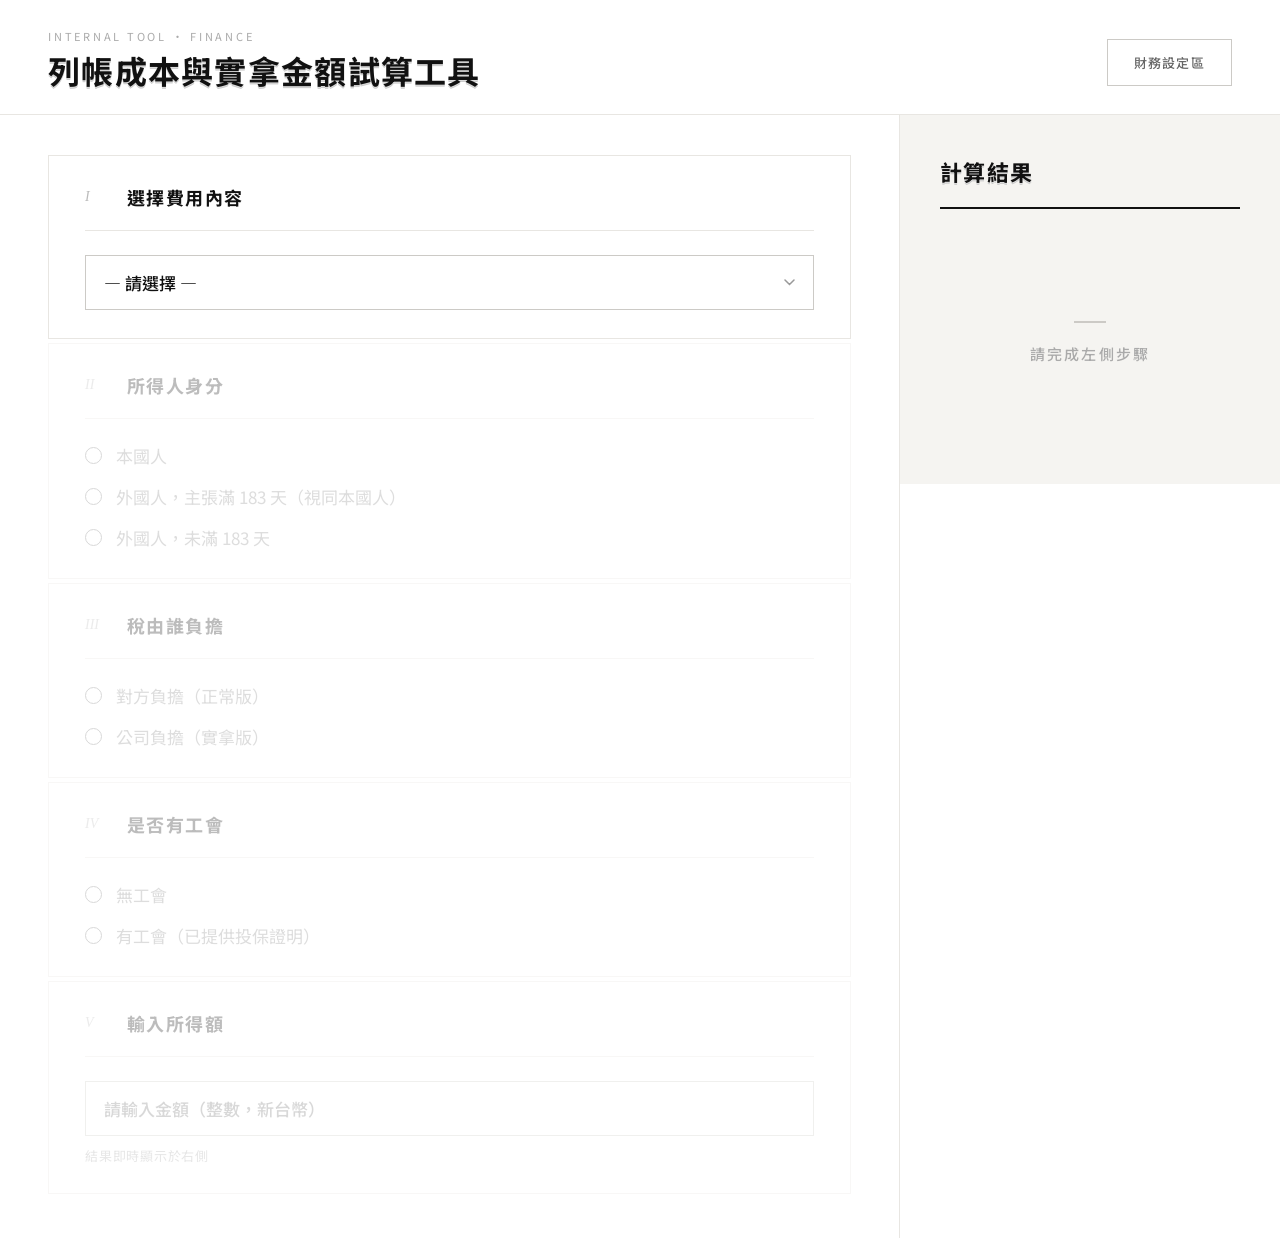
<file: index.html>
<!DOCTYPE html>
<html lang="zh-TW">
<head>
<meta charset="UTF-8">
<meta name="viewport" content="width=device-width, initial-scale=1.0">
<title>列帳成本與實拿金額試算工具</title>
<link rel="preconnect" href="https://fonts.googleapis.com">
<link href="https://fonts.googleapis.com/css2?family=Noto+Sans+TC:wght@300;400;500;700&display=swap" rel="stylesheet">
<style>
*{box-sizing:border-box;margin:0;padding:0}
:root{
  --white:#FFFFFF;
  --bg:#FAFAF8;
  --ink:#111111;
  --ink-mid:#444444;
  --ink-light:#888888;
  --ink-dim:#AAAAAA;
  --border:#E8E6E2;
  --border-mid:#CCCAC6;
  --result-bg:#F5F4F1;
  --result-border:#DDDAD5;
}
html,body{background:var(--white);color:var(--ink);font-family:'Noto Sans TC','Microsoft JhengHei',sans-serif;font-weight:400;min-height:100vh}

/* ── Topbar ── */
.topbar{display:flex;align-items:flex-end;justify-content:space-between;padding:28px 48px;border-bottom:1px solid var(--border);background:var(--white)}
.brand-eyebrow{font-size:11px;letter-spacing:0.25em;color:var(--ink-dim);font-weight:400;margin-bottom:10px;text-transform:uppercase}
.brand-title{font-size:32px;font-weight:700;color:var(--ink);letter-spacing:0.04em;line-height:1;text-shadow:0 1px 0 #ddd,0 2px 0 #ccc}
.settings-btn{font-size:13px;letter-spacing:0.1em;text-transform:uppercase;padding:13px 26px;border:1px solid var(--border-mid);background:transparent;cursor:pointer;color:#666;font-family:'Noto Sans TC',sans-serif;font-weight:500;transition:all 0.25s;white-space:nowrap}
.settings-btn:hover{background:var(--ink);color:var(--white);border-color:var(--ink)}

/* ── Layout ── */
.main{display:grid;grid-template-columns:1fr 380px;min-height:calc(100vh - 97px)}
.left-panel{padding:40px 48px;border-right:1px solid var(--border)}
.right-panel{padding:40px 40px;background:var(--result-bg);position:sticky;top:0;height:fit-content}

/* ── Step blocks ── */
.step-block{margin-bottom:4px;background:var(--white);border:1px solid var(--border);transition:opacity 0.3s}
.step-block.inactive{opacity:0.28;pointer-events:none}
.step-inner{padding:28px 36px}
.step-header{display:flex;align-items:center;gap:20px;padding-bottom:20px;border-bottom:1px solid var(--border);margin-bottom:24px}
.step-num{font-size:14px;color:#BBB;font-style:italic;font-family:Georgia,serif;min-width:22px;flex-shrink:0}
.step-label{font-size:18px;font-weight:700;color:var(--ink);letter-spacing:0.08em;text-transform:uppercase}

/* ── Auto tags ── */
.auto-row{display:flex;gap:12px;margin-top:18px}
.auto-card{flex:1;padding:16px 18px;background:var(--bg);border:1px solid var(--border);border-top:2px solid var(--ink)}
.auto-card-label{font-size:11px;letter-spacing:0.15em;text-transform:uppercase;color:var(--ink-dim);margin-bottom:8px;font-weight:500}
.auto-card-val{font-size:18px;color:var(--ink);font-weight:700}

/* ── Form elements ── */
select,input[type=number]{
  width:100%;padding:14px 18px;
  font-size:17px;font-family:'Noto Sans TC',sans-serif;font-weight:500;
  border:1px solid var(--border-mid);background:var(--white);color:var(--ink);
  outline:none;transition:border-color 0.2s;
  appearance:none;-webkit-appearance:none;
  background-image:url("data:image/svg+xml,%3Csvg xmlns='http://www.w3.org/2000/svg' width='11' height='7' viewBox='0 0 11 7'%3E%3Cpath d='M1 1l4.5 4.5L10 1' stroke='%23999' stroke-width='1.5' fill='none' stroke-linecap='round'/%3E%3C/svg%3E");
  background-repeat:no-repeat;background-position:right 18px center;
}
select option{background:var(--white);color:var(--ink)}
input[type=number]{background-image:none}
select:focus,input[type=number]:focus{border-color:var(--ink)}
.radio-group{display:flex;flex-direction:column;gap:16px}
.radio-opt{display:flex;align-items:center;gap:14px;font-size:17px;font-weight:400;color:var(--ink-light);cursor:pointer;transition:color 0.2s}
.radio-opt:hover{color:var(--ink)}
.radio-opt input[type=radio]{width:17px;height:17px;flex-shrink:0;cursor:pointer;accent-color:var(--ink)}
.radio-opt input[type=radio]:checked+span{color:var(--ink);font-weight:500}

/* ── Checklist ── */
.checklist{margin-top:20px;padding:20px 24px;background:var(--bg);border-left:3px solid var(--ink-dim)}
.checklist-title{font-size:13px;letter-spacing:0.12em;text-transform:uppercase;color:var(--ink-light);margin-bottom:14px;font-weight:500}
.check-item{display:flex;align-items:flex-start;gap:12px;font-size:16px;font-weight:400;color:var(--ink-light);margin-bottom:12px;cursor:pointer;line-height:1.7}
.check-item input[type=checkbox]{width:16px;height:16px;margin-top:3px;accent-color:var(--ink);flex-shrink:0;cursor:pointer}

/* ── Treaty ── */
.treaty-label{font-size:13px;letter-spacing:0.08em;color:var(--ink-light);margin-bottom:10px;margin-top:22px;display:block;font-weight:500}
.treaty-result{font-size:15px;margin-top:10px;padding:13px 18px;background:var(--bg);border:1px solid var(--border-mid);color:var(--ink-mid);font-weight:500}

/* ── Amount hint ── */
.amount-hint{font-size:13px;color:var(--ink-dim);margin-top:10px;letter-spacing:0.06em}

/* ── Result panel ── */
.result-title{font-size:22px;font-weight:700;color:var(--ink);letter-spacing:0.06em;text-transform:uppercase;text-shadow:0 1px 0 #ddd,0 2px 0 #ccc;margin-bottom:32px;padding-bottom:20px;border-bottom:2px solid var(--ink)}
.result-item{padding:22px 0;border-bottom:1px solid var(--result-border)}
.result-item:last-of-type{border-bottom:none}
.result-item-label{font-size:17px;color:var(--ink-mid);margin-bottom:10px;font-weight:700;letter-spacing:0.02em}
.result-item-val{font-size:38px;font-weight:700;color:var(--ink);letter-spacing:-0.01em;text-shadow:0 1px 0 #ddd,0 2px 0 #ccc}
.result-item-val.secondary{font-size:30px;font-weight:500;color:#666;text-shadow:none}
.result-note{font-size:15px;color:var(--ink-dim);margin-top:20px;line-height:2.2;letter-spacing:0.04em;border-top:1px solid var(--result-border);padding-top:18px;font-weight:500}
.result-placeholder{text-align:center;padding:80px 0}
.result-placeholder-rule{width:32px;height:2px;background:var(--border-mid);margin:0 auto 20px}
.result-placeholder-text{font-size:15px;letter-spacing:0.15em;text-transform:uppercase;color:var(--ink-dim);font-weight:500}

/* ── Settings overlay ── */
.settings-overlay{position:fixed;top:0;left:0;width:100%;height:100%;background:rgba(0,0,0,0.5);z-index:100;display:flex;align-items:center;justify-content:center}
.settings-modal{background:var(--white);width:90%;max-width:620px;max-height:88vh;overflow-y:auto;border:1px solid var(--border)}
.settings-top{padding:32px 40px 0;border-bottom:1px solid var(--border)}
.settings-title{font-size:26px;font-weight:700;color:var(--ink);margin-bottom:24px;letter-spacing:0.04em;text-shadow:0 1px 0 #ddd}
.tab-bar{display:flex}
.tab{padding:12px 20px;font-size:12px;letter-spacing:0.12em;text-transform:uppercase;cursor:pointer;color:var(--ink-dim);border-bottom:2px solid transparent;margin-bottom:-1px;font-family:'Noto Sans TC',sans-serif;font-weight:500;transition:all 0.2s}
.tab:hover{color:var(--ink-mid)}
.tab.active{color:var(--ink);border-bottom-color:var(--ink)}
.settings-body{padding:32px 40px}
.settings-section{margin-bottom:24px;padding-bottom:24px;border-bottom:1px solid var(--border)}
.settings-section:last-child{border-bottom:none;margin-bottom:0;padding-bottom:0}
.settings-section h3{font-size:11px;letter-spacing:0.2em;text-transform:uppercase;color:var(--ink-dim);margin-bottom:16px;font-weight:500}
.settings-row{display:flex;align-items:center;gap:12px;margin-bottom:10px;font-size:14px;font-weight:400;color:var(--ink-mid)}
.settings-row label{flex:1}
.settings-row input[type=number],.settings-row input[type=text],.settings-row input[type=password]{width:160px;padding:9px 14px;font-size:14px;margin-top:0}
.item-row{display:flex;gap:8px;margin-bottom:8px;align-items:center}
.item-row input[type=text]{flex:2;padding:9px 14px;font-size:13px;margin-top:0}
.item-row select{flex:1;padding:9px 14px;font-size:13px;margin-top:0;background-position:right 10px center}
.btn-del{background:none;border:1px solid var(--border);padding:7px 12px;cursor:pointer;color:var(--ink-dim);font-size:12px;font-family:'Noto Sans TC',sans-serif;transition:all 0.2s}
.btn-del:hover{border-color:#c44;color:#c44}
.btn-add{background:none;border:1px solid var(--border-mid);padding:9px 20px;cursor:pointer;color:var(--ink-mid);font-size:12px;margin-top:8px;font-family:'Noto Sans TC',sans-serif;font-weight:500;letter-spacing:0.1em;text-transform:uppercase;transition:all 0.2s}
.btn-add:hover{border-color:var(--ink);color:var(--ink)}
.btn-save{background:var(--ink);color:var(--white);border:none;padding:12px 30px;cursor:pointer;font-size:13px;margin-top:16px;font-family:'Noto Sans TC',sans-serif;font-weight:500;letter-spacing:0.12em;text-transform:uppercase;transition:background 0.2s}
.btn-save:hover{background:#333}
.btn-close{background:none;border:1px solid var(--border-mid);padding:11px 24px;cursor:pointer;font-size:13px;color:var(--ink-mid);font-family:'Noto Sans TC',sans-serif;font-weight:500;letter-spacing:0.1em;text-transform:uppercase;margin-left:8px;transition:all 0.2s}
.btn-close:hover{border-color:var(--ink);color:var(--ink)}
.settings-footer{padding:20px 40px;border-top:1px solid var(--border);display:flex;justify-content:flex-end}
.pw-label{font-size:12px;letter-spacing:0.15em;text-transform:uppercase;color:var(--ink-dim);margin-bottom:10px;display:block;font-weight:500}
.pw-wrap{margin-bottom:22px}
.pw-wrap input{width:100%;padding:13px 18px;font-size:15px;margin-top:0}
.pw-err{color:#C44040;font-size:13px;margin-top:8px;letter-spacing:0.04em;font-weight:500}
.hidden{display:none}

@media(max-width:600px){
  html,body{font-size:20px}
  .topbar{padding:20px;flex-wrap:wrap;gap:14px;background:#fff;border-bottom:3px solid var(--ink)}
  .brand-eyebrow{font-size:12px;letter-spacing:0.15em}
  .brand-title{font-size:22px;letter-spacing:0.01em;line-height:1.2;white-space:nowrap;overflow:hidden;text-overflow:ellipsis}
  .settings-btn{font-size:16px;padding:16px 20px;width:100%;text-align:center}
  .main{grid-template-columns:1fr}
  .right-panel{position:static;border-top:3px solid var(--ink);border-left:none}
  .left-panel{padding:0}
  .right-panel{padding:16px}
  .step-block{margin-bottom:0;border-radius:0;min-height:140px;border-left:none;border-right:none;border-top:none;border-bottom:3px solid var(--ink)}
  .step-inner{padding:24px;min-height:140px;display:flex;flex-direction:column;justify-content:flex-start}
  .step-header{gap:16px;margin-bottom:22px;padding-bottom:18px}
  .step-num{font-size:16px}
  .step-label{font-size:22px;letter-spacing:0.06em}
  .radio-group{gap:22px}
  .radio-opt{font-size:20px;gap:16px}
  .radio-opt input[type=radio]{width:24px;height:24px;flex-shrink:0}
  select,input[type=number]{font-size:20px;padding:18px 18px}
  .auto-row{gap:12px;margin-top:18px}
  .auto-card{padding:16px 18px}
  .auto-card-label{font-size:12px;margin-bottom:8px}
  .auto-card-val{font-size:22px}
  .check-item{font-size:19px;gap:14px;margin-bottom:16px;line-height:1.6}
  .check-item input[type=checkbox]{width:22px;height:22px;margin-top:2px}
  .checklist{padding:22px;margin-top:22px}
  .checklist-title{font-size:15px;margin-bottom:16px}
  .treaty-label{font-size:17px;margin-top:24px;margin-bottom:12px}
  .treaty-result{font-size:19px;padding:16px 18px}
  .amount-hint{font-size:15px;margin-top:12px}
  .result-title{font-size:22px;margin-bottom:24px;padding-bottom:18px}
  .result-item{padding:22px 0}
  .result-item-label{font-size:18px;margin-bottom:10px}
  .result-item-val{font-size:34px}
  .result-item-val.primary{font-size:40px}
  .result-item-val.secondary{font-size:28px}
  .result-note{font-size:16px;line-height:2;margin-top:20px;padding-top:18px}
  .result-placeholder{padding:60px 0}
  .result-placeholder-text{font-size:17px}
  .settings-modal{width:96%;max-height:92vh}
  .settings-top{padding:24px 22px 0}
  .settings-title{font-size:24px;margin-bottom:20px}
  .settings-body{padding:22px}
  .settings-footer{padding:16px 22px}
  .tab{padding:12px 14px;font-size:13px}
  .settings-section h3{font-size:12px;margin-bottom:14px}
  .settings-row{font-size:16px;margin-bottom:14px}
  .btn-save{font-size:15px;padding:14px 28px}
  .btn-close{font-size:15px;padding:13px 22px}
  .pw-wrap input{font-size:20px;padding:16px 18px}
  .pw-label{font-size:14px;margin-bottom:10px}
}
</style>
</head>
<body>

<div class="topbar">
  <div class="brand">
    <div class="brand-eyebrow">Internal Tool · Finance</div>
    <div class="brand-title">列帳成本與實拿金額試算工具</div>
  </div>
  <button class="settings-btn" onclick="openSettings()">財務設定區</button>
</div>

<div class="main">
  <div class="left-panel">

    <div class="step-block" id="blk1">
      <div class="step-inner">
        <div class="step-header">
          <div class="step-num">I</div>
          <div class="step-label">選擇費用內容</div>
        </div>
        <select id="sel-content" onchange="onContent()"><option value="">— 請選擇 —</option></select>
        <div class="auto-row hidden" id="auto-info">
          <div class="auto-card"><div class="auto-card-label">所得類別</div><div class="auto-card-val" id="disp-cat">—</div></div>
          <div class="auto-card"><div class="auto-card-label">格式代碼</div><div class="auto-card-val" id="disp-code">—</div></div>
        </div>
      </div>
    </div>

    <div class="step-block inactive" id="blk2">
      <div class="step-inner">
        <div class="step-header">
          <div class="step-num">II</div>
          <div class="step-label">所得人身分</div>
        </div>
        <div class="radio-group">
          <label class="radio-opt"><input type="radio" name="identity" value="local" onchange="onIdentity()"> <span>本國人</span></label>
          <label class="radio-opt"><input type="radio" name="identity" value="foreign183" onchange="onIdentity()"> <span>外國人，主張滿 183 天（視同本國人）</span></label>
          <label class="radio-opt"><input type="radio" name="identity" value="foreign" onchange="onIdentity()"> <span>外國人，未滿 183 天</span></label>
        </div>
        <div class="checklist hidden" id="checklist-183">
          <div class="checklist-title">請確認以下兩項，才能視同本國人</div>
          <label class="check-item"><input type="checkbox" id="chk1" onchange="onCheck()"> 所得人已提供居留證影本</label>
          <label class="check-item"><input type="checkbox" id="chk2" onchange="onCheck()"> 已詢問財務部，確認本年度截至付款日已居留滿 183 天</label>
        </div>
        <div class="hidden" id="treaty-wrap">
          <span class="treaty-label">所得人國籍（判斷是否適用租稅協定）</span>
          <select id="sel-country" onchange="onCountry()"></select>
          <div id="disp-treaty" class="treaty-result hidden"></div>
        </div>
      </div>
    </div>

    <div class="step-block inactive" id="blk3">
      <div class="step-inner">
        <div class="step-header">
          <div class="step-num">III</div>
          <div class="step-label">稅由誰負擔</div>
        </div>
        <div class="radio-group">
          <label class="radio-opt"><input type="radio" name="taxmode" value="normal" onchange="onTaxMode()"> <span>對方負擔（正常版）</span></label>
          <label class="radio-opt"><input type="radio" name="taxmode" value="net" onchange="onTaxMode()"> <span>公司負擔（實拿版）</span></label>
        </div>
      </div>
    </div>

    <div class="step-block inactive" id="blk4">
      <div class="step-inner">
        <div class="step-header">
          <div class="step-num">IV</div>
          <div class="step-label">是否有工會</div>
        </div>
        <div class="radio-group">
          <label class="radio-opt"><input type="radio" name="union" value="no" onchange="onUnion()"> <span>無工會</span></label>
          <label class="radio-opt"><input type="radio" name="union" value="yes" onchange="onUnion()"> <span>有工會（已提供投保證明）</span></label>
        </div>
      </div>
    </div>

    <div class="step-block inactive" id="blk5">
      <div class="step-inner">
        <div class="step-header">
          <div class="step-num">V</div>
          <div class="step-label" id="amt-label">輸入所得額</div>
        </div>
        <input type="number" id="inp-amt" placeholder="請輸入金額（整數，新台幣）" min="0" step="1" oninput="calculate()">
        <div class="amount-hint">結果即時顯示於右側</div>
      </div>
    </div>

  </div>

  <div class="right-panel">
    <div class="result-title">計算結果</div>
    <div id="result-placeholder" class="result-placeholder">
      <div class="result-placeholder-rule"></div>
      <div class="result-placeholder-text">請完成左側步驟</div>
    </div>
    <div id="result-area" class="hidden">
      <div class="result-item">
        <div class="result-item-label" id="lbl-company">公司帳列的成本金額：填入報支單</div>
        <div class="result-item-val" id="r-company">—</div>
      </div>
      <div class="result-item">
        <div class="result-item-label">扣繳稅額</div>
        <div class="result-item-val secondary" id="r-tax">—</div>
      </div>
      <div class="result-item">
        <div class="result-item-label">補充保費</div>
        <div class="result-item-val secondary" id="r-nhi">—</div>
      </div>
      <div class="result-item">
        <div class="result-item-label">公司要額外增加的成本合計</div>
        <div class="result-item-val secondary" id="r-extra">—</div>
      </div>
      <div class="result-item">
        <div class="result-item-label" id="lbl-net">給付淨額</div>
        <div class="result-item-val" id="r-net">—</div>
      </div>
      <div class="result-note" id="r-note"></div>
    </div>
  </div>
</div>

<!-- Settings -->
<div class="settings-overlay hidden" id="settings-overlay">
  <div class="settings-modal">
    <div class="settings-top">
      <div class="settings-title">財務設定區</div>
      <div id="pw-section">
        <div class="pw-wrap">
          <span class="pw-label">請輸入財務設定密碼</span>
          <input type="password" id="pw-input" placeholder="密碼" onkeydown="if(event.key==='Enter')verifyPw()">
          <div class="pw-err hidden" id="pw-err">密碼錯誤，請重試</div>
        </div>
        <button class="btn-save" onclick="verifyPw()">確認</button>
        <button class="btn-close" onclick="closeSettings()">取消</button>
      </div>
      <div id="tab-nav" class="tab-bar hidden">
        <div class="tab active" onclick="showTab('tab-rates')">稅率參數</div>
        <div class="tab" onclick="showTab('tab-income')">所得類別</div>
        <div class="tab" onclick="showTab('tab-items')">費用內容</div>
        <div class="tab" onclick="showTab('tab-treaty')">租稅協定國家</div>
        <div class="tab" onclick="showTab('tab-pw')">修改密碼</div>
        <div class="tab" onclick="showTab('tab-github')">GitHub 設定</div>
      </div>
    </div>
    <div id="settings-content" class="hidden">
      <div class="settings-body">
        <div id="tab-rates">
          <div class="settings-section">
            <h3>補充保費</h3>
            <div class="settings-row"><label>補充保費率（%）</label><input type="number" id="cfg-nhib" step="0.001" min="0"></div>
            <div class="settings-row"><label>勞務補充保費起扣點（元）</label><input type="number" id="cfg-nhi-labor" step="1" min="0"></div>
            <div class="settings-row"><label>薪資補充保費起扣點（元）</label><input type="number" id="cfg-nhi-salary" step="1" min="0"></div>
          </div>
          <div class="settings-section">
            <h3>薪資所得扣繳</h3>
            <div class="settings-row"><label>薪資扣繳起扣點（元）</label><input type="number" id="cfg-salary-threshold" step="1" min="0"></div>
            <div class="settings-row"><label>薪資扣繳稅率（%）</label><input type="number" id="cfg-salary-rate" step="0.1" min="0"></div>
          </div>
          <div class="settings-section" style="border:none;margin:0;padding:0">
            <h3>勞務所得扣繳</h3>
            <div class="settings-row"><label>勞務扣繳起扣點（元）</label><input type="number" id="cfg-labor-threshold" step="1" min="0"></div>
            <div class="settings-row"><label>勞務扣繳稅率（%）</label><input type="number" id="cfg-labor-rate" step="0.1" min="0"></div>
          </div>
          <button class="btn-save" onclick="saveRates()">儲存稅率參數</button>
        </div>
        <div id="tab-income" class="hidden">
          <div style="font-size:13px;color:var(--ink-dim);margin-bottom:16px;letter-spacing:0.04em">新增或刪除所得類別。修改後，費用內容的下拉選單會同步更新。</div>
          <div id="income-list"></div>
          <button class="btn-add" onclick="addIncomeType()">＋ 新增所得類別</button>
          <br><button class="btn-save" onclick="saveIncomeTypes()">儲存所得類別</button>
        </div>
        <div id="tab-items" class="hidden">
          <div style="font-size:13px;color:var(--ink-dim);margin-bottom:16px;letter-spacing:0.04em">新增、修改或刪除費用內容項目</div>
          <div id="items-list"></div>
          <button class="btn-add" onclick="addItem()">＋ 新增費用內容</button>
          <br><button class="btn-save" onclick="saveItems()">儲存費用內容</button>
        </div>
        <div id="tab-treaty" class="hidden">
          <div style="font-size:13px;color:var(--ink-dim);margin-bottom:16px;letter-spacing:0.04em">列於此清單的國家適用租稅協定（權利金稅率10%）</div>
          <div id="treaty-list"></div>
          <button class="btn-add" onclick="addTreaty()">＋ 新增國家</button>
          <br><button class="btn-save" onclick="saveTreaty()">儲存租稅協定國家</button>
        </div>
        <div id="tab-pw" class="hidden">
          <div class="settings-section" style="border:none;margin:0;padding:0">
            <h3>修改財務設定密碼</h3>
            <div class="settings-row" style="flex-direction:column;align-items:flex-start;gap:6px">
              <label>新密碼</label><input type="password" id="new-pw1" placeholder="請輸入新密碼" style="width:100%;margin-top:0">
            </div>
            <div class="settings-row" style="flex-direction:column;align-items:flex-start;gap:6px;margin-top:10px">
              <label>確認新密碼</label><input type="password" id="new-pw2" placeholder="再輸入一次新密碼" style="width:100%;margin-top:0">
            </div>
            <div class="pw-err hidden" id="pw-change-err"></div>
            <button class="btn-save" onclick="changePw()">確認修改密碼</button>
          </div>
        </div>
      </div>
        <div id="tab-github" class="hidden">
          <div class="settings-section" style="border:none;margin:0;padding:0">
            <h3>GitHub 連線設定</h3>
            <div style="font-size:13px;color:var(--ink-dim);margin-bottom:16px;line-height:1.8">設定後，所有財務設定將儲存到 GitHub，所有人開啟工具都能看到最新設定。</div>
            <div class="settings-row" style="flex-direction:column;align-items:flex-start;gap:6px">
              <label>GitHub Token</label>
              <input type="password" id="cfg-github-token" placeholder="ghp_xxxxxxxxxxxxxxxx" style="width:100%;margin-top:0;font-family:monospace">
            </div>
            <div style="font-size:12px;color:var(--ink-dim);margin-top:8px;line-height:1.8">
              Token 只存在這台電腦的瀏覽器裡，不會上傳到任何地方。<br>
              每台需要修改設定的電腦都需要輸入一次。
            </div>
            <div class="pw-err hidden" id="github-err"></div>
            <button class="btn-save" onclick="saveGithubToken()" style="margin-top:16px">儲存 Token</button>
            <div id="github-status" style="font-size:13px;margin-top:12px;color:var(--ink-mid)"></div>
          </div>
        </div>
      <div class="settings-footer">
        <button class="btn-close" onclick="closeSettings()">關閉設定</button>
      </div>
    </div>
  </div>
</div>

<script>
const DEFAULT_CONFIG={
  password:'finance2026',nhib:2.11,nhiLaborThreshold:20000,nhiSalaryThreshold:29500,
  salaryThreshold:90501,salaryRate:5,laborThreshold:20010,laborRate:10,
  incomeTypes:[
    {cat:'薪資所得',code:'50',builtin:true},
    {cat:'執行業務',code:'9A',builtin:true},
    {cat:'執行業務',code:'9B',builtin:true},
    {cat:'權利金',code:'53',builtin:true},
    {cat:'機會中獎',code:'91',builtin:true}
  ],
  items:[
    {name:'彩妝',cat:'薪資所得',code:'50'},{name:'造型',cat:'薪資所得',code:'50'},
    {name:'髮型',cat:'薪資所得',code:'50'},{name:'攝影（網站及行銷活動）',cat:'薪資所得',code:'50'},
    {name:'燈光',cat:'薪資所得',code:'50'},{name:'發表於官網及FB之文字稿費',cat:'薪資所得',code:'50'},
    {name:'部落客費用',cat:'薪資所得',code:'50'},{name:'達人費',cat:'薪資所得',code:'50'},
    {name:'主持費',cat:'薪資所得',code:'50'},{name:'出席費／車馬費',cat:'薪資所得',code:'50'},
    {name:'設計費（網站）',cat:'薪資所得',code:'50'},{name:'影片後製／剪接',cat:'薪資所得',code:'50'},
    {name:'插畫（網站）',cat:'薪資所得',code:'50'},{name:'臨時工資（工讀生）',cat:'薪資所得',code:'50'},
    {name:'道具',cat:'薪資所得',code:'50'},{name:'講師費',cat:'薪資所得',code:'50'},
    {name:'訓練費',cat:'薪資所得',code:'50'},{name:'諮詢費／顧問費',cat:'薪資所得',code:'50'},
    {name:'廣告流量監測',cat:'薪資所得',code:'50'},
    {name:'模特兒',cat:'執行業務',code:'9A'},{name:'表演費',cat:'執行業務',code:'9A'},
    {name:'會計師',cat:'執行業務',code:'9A'},{name:'律師',cat:'執行業務',code:'9A'},
    {name:'程式設計／網頁設計',cat:'執行業務',code:'9A'},
    {name:'刊載於平面雜誌上之稿費',cat:'執行業務',code:'9B'},
    {name:'美編設計費（平面）',cat:'執行業務',code:'9B'},{name:'攝影費（平面）',cat:'執行業務',code:'9B'},
    {name:'插畫（平面）',cat:'執行業務',code:'9B'},{name:'場地佈置（平面）',cat:'執行業務',code:'9B'},
    {name:'翻譯費',cat:'執行業務',code:'9B'},{name:'版稅',cat:'執行業務',code:'9B'},
    {name:'編劇',cat:'執行業務',code:'9B'},{name:'作曲（含配樂）',cat:'執行業務',code:'9B'},
    {name:'購買圖片／文字使用費',cat:'權利金',code:'53'},
    {name:'抽獎之獎金及獎品',cat:'機會中獎',code:'91'}
  ],
  treatyCountries:['澳大利亞','奧地利','比利時','加拿大','捷克','丹麥','法國','德國','匈牙利','印尼','以色列','義大利','日本','吉里巴斯','盧森堡','馬來西亞','荷蘭','紐西蘭','北馬其頓','巴拉圭','塞內加爾','新加坡','斯洛伐克','南非','史瓦帝尼','瑞典','瑞士','英國','越南']
};

// GitHub 設定
const GITHUB_OWNER='MarieClaireAdmin';
const GITHUB_REPO='tax-calculator';
const GITHUB_FILE='config.json';
const GITHUB_BRANCH='main';

function getToken(){return localStorage.getItem('ghToken')||'';}

async function loadConfigFromGitHub(){
  try{
    const url=`https://raw.githubusercontent.com/${GITHUB_OWNER}/${GITHUB_REPO}/${GITHUB_BRANCH}/${GITHUB_FILE}?t=${Date.now()}`;
    const res=await fetch(url);
    if(res.ok){
      const data=await res.json();
      // merge with defaults to ensure all keys exist
      return Object.assign({},JSON.parse(JSON.stringify(DEFAULT_CONFIG)),data);
    }
  }catch(e){}
  return JSON.parse(JSON.stringify(DEFAULT_CONFIG));
}

async function saveConfigToGitHub(cfg){
  const token=getToken();
  if(!token){
    alert('請先在「GitHub 設定」分頁輸入 GitHub Token，才能儲存設定。');
    return false;
  }
  try{
    // get current file SHA
    const getRes=await fetch(`https://api.github.com/repos/${GITHUB_OWNER}/${GITHUB_REPO}/contents/${GITHUB_FILE}`,{
      headers:{'Authorization':`token ${token}`,'Accept':'application/vnd.github.v3+json'}
    });
    let sha='';
    if(getRes.ok){const d=await getRes.json();sha=d.sha;}
    // save config without password field for security
    const cfgToSave={...cfg};
    delete cfgToSave.password;
    const body={message:'Update config',content:btoa(unescape(encodeURIComponent(JSON.stringify(cfgToSave,null,2)))),branch:GITHUB_BRANCH};
    if(sha) body.sha=sha;
    const putRes=await fetch(`https://api.github.com/repos/${GITHUB_OWNER}/${GITHUB_REPO}/contents/${GITHUB_FILE}`,{
      method:'PUT',
      headers:{'Authorization':`token ${token}`,'Accept':'application/vnd.github.v3+json','Content-Type':'application/json'},
      body:JSON.stringify(body)
    });
    if(putRes.ok){return true;}
    else{
      const err=await putRes.json();
      alert('儲存失敗：'+JSON.stringify(err.message));
      return false;
    }
  }catch(e){
    alert('儲存失敗，請確認 Token 是否正確：'+e.message);
    return false;
  }
}

function loadConfig(){
  try{const s=localStorage.getItem('taxCalcFinal');return s?JSON.parse(s):JSON.parse(JSON.stringify(DEFAULT_CONFIG));}
  catch(e){return JSON.parse(JSON.stringify(DEFAULT_CONFIG));}
}
function saveConfig(cfg){localStorage.setItem('taxCalcFinal',JSON.stringify(cfg));}

function saveGithubToken(){
  const t=document.getElementById('cfg-github-token').value.trim();
  if(!t){document.getElementById('github-err').textContent='請輸入 Token';document.getElementById('github-err').classList.remove('hidden');return;}
  localStorage.setItem('ghToken',t);
  document.getElementById('github-err').classList.add('hidden');
  document.getElementById('github-status').textContent='✓ Token 已儲存';
  alert('Token 已儲存！現在儲存設定時會自動同步到 GitHub。');
}
let CFG=loadConfig();
let S={code:'',cat:'',identity:'',taxmode:'',union:'',treaty:null};

function fmt(n){return 'NT$ '+Math.round(Math.abs(n)).toLocaleString('zh-TW');}
function act(id,on){document.getElementById(id).classList.toggle('inactive',!on);}

function initContentSelect(){
  const sel=document.getElementById('sel-content');sel.innerHTML='<option value="">— 請選擇 —</option>';
  const groups={};CFG.items.forEach(item=>{const key=item.cat+'|'+item.code;if(!groups[key])groups[key]={cat:item.cat,code:item.code,items:[]};groups[key].items.push(item.name);});
  Object.values(groups).forEach(g=>{const og=document.createElement('optgroup');og.label=g.cat+' ('+g.code+')';g.items.forEach(name=>{const o=document.createElement('option');o.value=name+'|'+g.cat+'|'+g.code;o.textContent=name;og.appendChild(o);});sel.appendChild(og);});
}

function initCountrySelect(){
  const sel=document.getElementById('sel-country');sel.innerHTML='<option value="">— 請選擇國籍 —</option>';
  CFG.treatyCountries.forEach(c=>{const o=document.createElement('option');o.value='treaty:'+c;o.textContent=c;sel.appendChild(o);});
  const other=document.createElement('option');other.value='no-treaty';other.textContent='其他國家';sel.appendChild(other);
}

function onContent(){
  const v=document.getElementById('sel-content').value;document.getElementById('auto-info').classList.toggle('hidden',!v);
  if(!v){resetFrom(2);return;}const p=v.split('|');S.cat=p[1];S.code=p[2];
  document.getElementById('disp-cat').textContent=S.cat;document.getElementById('disp-code').textContent=S.code;
  resetFrom(2);act('blk2',true);
}

function onIdentity(){
  S.identity=document.querySelector('input[name=identity]:checked').value;
  document.getElementById('checklist-183').classList.toggle('hidden',S.identity!=='foreign183');
  document.getElementById('chk1').checked=false;document.getElementById('chk2').checked=false;
  const showTreaty=S.identity==='foreign'&&S.code==='53';
  document.getElementById('treaty-wrap').classList.toggle('hidden',!showTreaty);
  document.getElementById('disp-treaty').classList.add('hidden');
  if(showTreaty)document.getElementById('sel-country').value='';
  S.treaty=null;resetFrom(3);
  if(S.identity==='local')goStep3();
  else if(S.identity==='foreign'&&S.code!=='53')goStep3();
}

function onCheck(){const ok=document.getElementById('chk1').checked&&document.getElementById('chk2').checked;resetFrom(3);if(ok)goStep3();}

function onCountry(){
  const v=document.getElementById('sel-country').value;if(!v)return;S.treaty=(v!=='no-treaty');
  const el=document.getElementById('disp-treaty');el.classList.remove('hidden');
  el.textContent=S.treaty?'✓ 適用租稅協定，權利金稅率 10%':'✗ 非租稅協定國家，稅率 20%';
  resetFrom(3);act('blk3',true);
}

function goStep3(){if(S.code==='91'){S.taxmode='normal';act('blk3',false);goStep4();return;}act('blk3',true);}
function onTaxMode(){S.taxmode=document.querySelector('input[name=taxmode]:checked').value;resetFrom(4);goStep4();}

function goStep4(){
  const isLocal=(S.identity==='local'||S.identity==='foreign183');
  const needUnion=isLocal&&(S.code==='50'||S.code==='9A'||S.code==='9B');
  if(needUnion){act('blk4',true);}else{S.union='no';act('blk4',false);goStep5();}
}

function onUnion(){S.union=document.querySelector('input[name=union]:checked').value;resetFrom(5);goStep5();}

function goStep5(){
  document.getElementById('amt-label').textContent=S.taxmode==='net'?'輸入實拿金額':'輸入所得額';
  act('blk5',true);document.getElementById('inp-amt').value='';
  document.getElementById('result-area').classList.add('hidden');document.getElementById('result-placeholder').classList.remove('hidden');
}

function resetFrom(step){
  if(step<=3){S.taxmode='';document.querySelectorAll('input[name=taxmode]').forEach(r=>r.checked=false);act('blk3',false);}
  if(step<=4){S.union='';document.querySelectorAll('input[name=union]').forEach(r=>r.checked=false);act('blk4',false);}
  if(step<=5){act('blk5',false);document.getElementById('result-area').classList.add('hidden');document.getElementById('result-placeholder').classList.remove('hidden');}
}

function calculate(){
  const raw=parseFloat(document.getElementById('inp-amt').value);
  if(!raw||raw<=0){document.getElementById('result-area').classList.add('hidden');document.getElementById('result-placeholder').classList.remove('hidden');return;}
  const isLocal=(S.identity==='local'||S.identity==='foreign183');
  const isForeign=S.identity==='foreign';
  const isNet=S.taxmode==='net';const hasUnion=S.union==='yes';const code=S.code;
  const NHIB=CFG.nhib/100;
  const salaryThr=CFG.salaryThreshold;const salaryRate=CFG.salaryRate/100;
  const laborThr=CFG.laborThreshold;const laborRate=CFG.laborRate/100;
  const nhiLaborThr=CFG.nhiLaborThreshold;const nhiSalaryThr=CFG.nhiSalaryThreshold;
  let company,taxAmt,nhiAmt=0,net,notes=[];

  // Check if this is a custom income type
  const BUILTIN_CODES=['50','9A','9B','53','91'];
  const customType = CFG.incomeTypes ? CFG.incomeTypes.find(t=>t.code===code&&!BUILTIN_CODES.includes(t.code)) : null;

  if(customType){
    // Custom income type calculation
    if(isForeign){
      const rate=(customType.foreignRate||20)/100;
      if(!isNet){
        company=raw;taxAmt=Math.round(raw*rate);
      } else if(customType.hasNetForeign){
        company=Math.round(raw/(1-rate));taxAmt=Math.round(company*rate);
      } else {
        company=raw;taxAmt=Math.round(raw*rate);
      }
      nhiAmt=0;net=company-taxAmt;
      notes.push('外國人稅率'+(rate*100).toFixed(0)+'%');
    } else {
      // Local person
      if(!customType.localTax){
        company=raw;taxAmt=0;nhiAmt=0;net=raw;
        notes.push('本國人免扣繳');
      } else {
        const taxRate=(customType.localRate||10)/100;
        const taxThreshold=customType.localThreshold||20010;
        const nhiRate=(customType.hasNhi&&!hasUnion)?NHIB:0;
        const nhiThreshold=customType.hasNhi?CFG.nhiLaborThreshold:999999999;
        if(!isNet){
          company=raw;
          taxAmt=raw>=taxThreshold?Math.round(raw*taxRate):0;
          nhiAmt=(nhiRate>0&&raw>=nhiThreshold)?Math.round(raw*nhiRate):0;
        } else {
          if(raw<taxThreshold){company=raw;}
          else{const c=Math.round(raw/(1-taxRate-(nhiRate||0)));company=c>=taxThreshold?c:raw;}
          taxAmt=company>=taxThreshold?Math.round(company*taxRate):0;
          nhiAmt=(nhiRate>0&&company>=nhiThreshold)?Math.round(company*nhiRate):0;
        }
        net=company-taxAmt-nhiAmt;
        if(taxAmt>0)notes.push('扣繳稅率'+(taxRate*100).toFixed(0)+'%');
        else notes.push('未達起扣標準，免扣繳');
      }
    }
  } else if(isForeign){
    if(code==='50'){
      if(!isNet){const rate=raw<=44250?0.06:0.18;company=raw;taxAmt=Math.round(raw*rate);notes.push(raw<=44250?'稅率6%（≤44,250）':'稅率18%（>44,250）');}
      else{const boundary=Math.round(44250*(1-0.06));const rate=raw<=boundary?0.06:0.18;company=Math.round(raw/(1-rate));taxAmt=Math.round(company*rate);notes.push(rate===0.06?'稅率6%（≤44,250）':'稅率18%（>44,250）');}
    } else if(code==='9A'){
      if(!isNet){company=raw;taxAmt=Math.round(raw*0.20);}
      else{company=Math.round(raw/(1-0.20));taxAmt=Math.round(company*0.20);}
      notes.push('稅率20%');
    } else if(code==='9B'){
      if(!isNet){company=raw;if(raw<=5000){taxAmt=0;notes.push('單次給付≤5,000，免扣繳');}else{taxAmt=Math.round(raw*0.20);notes.push('單次給付>5,000，稅率20%');}}
      else{if(raw<=5000){company=raw;taxAmt=0;notes.push('單次給付≤5,000，免扣繳');}else{company=Math.round(raw/(1-0.20));taxAmt=Math.round(company*0.20);notes.push('稅率20%');}}
    } else if(code==='53'){
      const rate=S.treaty?0.10:0.20;
      if(!isNet){company=raw;taxAmt=Math.round(raw*rate);}
      else{company=Math.round(raw/(1-rate));taxAmt=Math.round(company*rate);}
      notes.push(S.treaty?'租稅協定稅率10%':'無租稅協定稅率20%');
    } else if(code==='91'){
      company=raw;taxAmt=Math.round(raw*0.20);notes.push('稅率20%');
    }
    net=company-taxAmt;
  } else if(!customType) {
    let taxRate,taxThreshold,nhiThreshold;
    if(code==='50'){taxRate=salaryRate;taxThreshold=salaryThr;nhiThreshold=nhiSalaryThr;}
    else if(code==='9A'||code==='9B'){taxRate=laborRate;taxThreshold=laborThr;nhiThreshold=nhiLaborThr;}
    else{taxRate=laborRate;taxThreshold=laborThr;nhiThreshold=999999999;}
    const nhiRate=hasUnion?0:NHIB;

    if(!isNet){
      company=raw;
      taxAmt=raw>=taxThreshold?Math.round(raw*taxRate):0;
      nhiAmt=(nhiRate>0&&raw>=nhiThreshold)?Math.round(raw*nhiRate):0;
    } else {
      if(code==='50'){
        if(raw<nhiThreshold){company=raw;}
        else{const mid=Math.round(taxThreshold*(1-nhiRate));if(raw<mid){company=Math.round(raw/(1-nhiRate));}else{company=Math.round(raw/(1-taxRate-nhiRate));}}
      } else if(code==='9A'||code==='9B'){
        if(hasUnion){if(raw<taxThreshold){company=raw;}else{const c=Math.round(raw/(1-taxRate));company=c>=taxThreshold?c:raw;}}
        else{const nhiLimit=Math.round(nhiThreshold*(1-nhiRate));if(raw<nhiLimit){company=raw;}else{const c=Math.round(raw/(1-taxRate-nhiRate));company=c>=taxThreshold?c:raw;}}
      } else {
        if(raw<taxThreshold){company=raw;}else{const c=Math.round(raw/(1-taxRate));company=c>=taxThreshold?c:raw;}
      }
      taxAmt=company>=taxThreshold?Math.round(company*taxRate):0;
      nhiAmt=(nhiRate>0&&company>=nhiThreshold)?Math.round(company*nhiRate):0;
    }
    net=company-taxAmt-nhiAmt;
    if(taxAmt>0)notes.push('扣繳稅率'+(taxRate*100).toFixed(0)+'%');else notes.push('未達起扣標準，免扣繳');
    if(nhiRate>0){nhiAmt>0?notes.push('補充保費率'+CFG.nhib+'%'):notes.push('未達補充保費起扣標準');}
    if(hasUnion)notes.push('有工會，免扣補充保費');
  }

  const extraCost=isNet?(company-net):0;
  document.getElementById('lbl-company').textContent='公司帳列的成本金額：填入報支單';
  document.getElementById('lbl-net').textContent=isNet?'驗算後所得人實拿的金額':'給付淨額';
  document.getElementById('r-company').textContent=fmt(company);
  document.getElementById('r-tax').textContent=fmt(taxAmt);
  document.getElementById('r-nhi').textContent=fmt(nhiAmt);
  document.getElementById('r-extra').textContent='NT$ '+extraCost.toLocaleString('zh-TW');
  document.getElementById('r-net').textContent=fmt(net);
  document.getElementById('r-note').textContent=notes.join('　·　');
  document.getElementById('result-placeholder').classList.add('hidden');
  document.getElementById('result-area').classList.remove('hidden');
}

function openSettings(){document.getElementById('settings-overlay').classList.remove('hidden');document.getElementById('pw-section').classList.remove('hidden');document.getElementById('tab-nav').classList.add('hidden');document.getElementById('settings-content').classList.add('hidden');document.getElementById('pw-input').value='';document.getElementById('pw-err').classList.add('hidden');}
function closeSettings(){document.getElementById('settings-overlay').classList.add('hidden');}
function verifyPw(){const pw=document.getElementById('pw-input').value;if(pw===CFG.password){document.getElementById('pw-section').classList.add('hidden');document.getElementById('tab-nav').classList.remove('hidden');document.getElementById('settings-content').classList.remove('hidden');loadSettingsUI();showTab('tab-rates');}else{document.getElementById('pw-err').classList.remove('hidden');}}
function showTab(id){['tab-rates','tab-income','tab-items','tab-treaty','tab-pw','tab-github'].forEach(t=>{document.getElementById(t).classList.toggle('hidden',t!==id);});document.querySelectorAll('.tab').forEach((t,i)=>{const ids=['tab-rates','tab-income','tab-items','tab-treaty','tab-pw','tab-github'];t.classList.toggle('active',ids[i]===id);});}
function loadSettingsUI(){if(!CFG.incomeTypes)CFG.incomeTypes=[{cat:'薪資所得',code:'50'},{cat:'執行業務',code:'9A'},{cat:'執行業務',code:'9B'},{cat:'權利金',code:'53'},{cat:'機會中獎',code:'91'}];document.getElementById('cfg-nhib').value=CFG.nhib;document.getElementById('cfg-nhi-labor').value=CFG.nhiLaborThreshold;document.getElementById('cfg-nhi-salary').value=CFG.nhiSalaryThreshold;document.getElementById('cfg-salary-threshold').value=CFG.salaryThreshold;document.getElementById('cfg-salary-rate').value=CFG.salaryRate;document.getElementById('cfg-labor-threshold').value=CFG.laborThreshold;document.getElementById('cfg-labor-rate').value=CFG.laborRate;renderIncomeTypes();renderItems();renderTreaty();const t=getToken();if(t)document.getElementById('cfg-github-token').value=t;const st=document.getElementById('github-status');if(t){st.textContent='✓ Token 已設定';}else{st.textContent='尚未設定 Token，儲存設定時將無法同步到 GitHub';}}
async function saveRates(){CFG.nhib=parseFloat(document.getElementById('cfg-nhib').value);CFG.nhiLaborThreshold=parseInt(document.getElementById('cfg-nhi-labor').value);CFG.nhiSalaryThreshold=parseInt(document.getElementById('cfg-nhi-salary').value);CFG.salaryThreshold=parseInt(document.getElementById('cfg-salary-threshold').value);CFG.salaryRate=parseFloat(document.getElementById('cfg-salary-rate').value);CFG.laborThreshold=parseInt(document.getElementById('cfg-labor-threshold').value);CFG.laborRate=parseFloat(document.getElementById('cfg-labor-rate').value);saveConfig(CFG);const ok=await saveConfigToGitHub(CFG);if(ok)alert('稅率參數已儲存並同步到 GitHub！');}
function getIncomeOptions(selectedCode){
  if(!CFG.incomeTypes||CFG.incomeTypes.length===0) return '';
  return CFG.incomeTypes.map(t=>`<option value="${t.cat}|${t.code}" ${t.code===selectedCode?'selected':''}>${t.cat} ${t.code}</option>`).join('');
}
function renderIncomeTypes(){
  const list=document.getElementById('income-list');list.innerHTML='';
  if(!CFG.incomeTypes)CFG.incomeTypes=[];
  CFG.incomeTypes.forEach((t,i)=>{
    const row=document.createElement('div');
    row.style.cssText='margin-bottom:14px;padding:14px;border:1px solid var(--border);background:var(--bg)';
    const BUILTIN=['50','9A','9B','53','91'];
    if(BUILTIN.includes(t.code)){
      row.innerHTML=`<div style="display:flex;align-items:center;gap:10px"><span style="font-size:14px;font-weight:500;color:var(--ink)">${t.cat} (${t.code})</span><span style="font-size:11px;color:var(--ink-dim);letter-spacing:0.08em;text-transform:uppercase">內建・規則固定</span></div>`;
    } else {
      row.innerHTML=`
        <div style="display:flex;gap:8px;margin-bottom:10px;align-items:center">
          <input type="text" value="${t.cat||''}" placeholder="所得類別名稱" onchange="CFG.incomeTypes[${i}].cat=this.value" style="flex:2;margin-top:0;font-size:14px;padding:8px 12px">
          <input type="text" value="${t.code||''}" placeholder="代碼" onchange="CFG.incomeTypes[${i}].code=this.value" style="flex:1;max-width:80px;margin-top:0;font-size:14px;padding:8px 12px">
          <button class="btn-del" onclick="deleteIncomeType(${i})">刪除</button>
        </div>
        <div style="font-size:12px;color:var(--ink-dim);margin-bottom:8px;letter-spacing:0.06em;text-transform:uppercase">本國人規則</div>
        <div style="display:flex;gap:8px;flex-wrap:wrap;margin-bottom:10px;align-items:center">
          <label style="display:flex;align-items:center;gap:6px;font-size:13px;color:var(--ink-mid)">
            <input type="checkbox" ${t.localTax?'checked':''} onchange="CFG.incomeTypes[${i}].localTax=this.checked;renderIncomeTypes()"> 有扣繳
          </label>
          ${t.localTax?`
          <input type="number" value="${t.localThreshold||20010}" placeholder="起扣點" onchange="CFG.incomeTypes[${i}].localThreshold=parseInt(this.value)" style="width:110px;margin-top:0;font-size:13px;padding:6px 10px">
          <input type="number" value="${t.localRate||10}" placeholder="稅率%" onchange="CFG.incomeTypes[${i}].localRate=parseFloat(this.value)" style="width:80px;margin-top:0;font-size:13px;padding:6px 10px">
          <label style="display:flex;align-items:center;gap:6px;font-size:13px;color:var(--ink-mid)"><input type="checkbox" ${t.hasNhi?'checked':''} onchange="CFG.incomeTypes[${i}].hasNhi=this.checked"> 補充保費</label>
          <label style="display:flex;align-items:center;gap:6px;font-size:13px;color:var(--ink-mid)"><input type="checkbox" ${t.hasUnion?'checked':''} onchange="CFG.incomeTypes[${i}].hasUnion=this.checked"> 工會判斷</label>
          <label style="display:flex;align-items:center;gap:6px;font-size:13px;color:var(--ink-mid)"><input type="checkbox" ${t.hasNetLocal?'checked':''} onchange="CFG.incomeTypes[${i}].hasNetLocal=this.checked"> 實拿版</label>
          `:''}
        </div>
        <div style="font-size:12px;color:var(--ink-dim);margin-bottom:8px;letter-spacing:0.06em;text-transform:uppercase">外國人規則</div>
        <div style="display:flex;gap:8px;flex-wrap:wrap;align-items:center">
          <input type="number" value="${t.foreignRate||20}" placeholder="外國人稅率%" onchange="CFG.incomeTypes[${i}].foreignRate=parseFloat(this.value)" style="width:120px;margin-top:0;font-size:13px;padding:6px 10px">
          <label style="display:flex;align-items:center;gap:6px;font-size:13px;color:var(--ink-mid)"><input type="checkbox" ${t.hasNetForeign?'checked':''} onchange="CFG.incomeTypes[${i}].hasNetForeign=this.checked"> 實拿版</label>
        </div>`;
    }
    list.appendChild(row);
  });
}
function addIncomeType(){CFG.incomeTypes.push({cat:'',code:'',builtin:false,localTax:false,hasNhi:false,hasUnion:false,hasNetLocal:false,foreignRate:20,hasNetForeign:false});renderIncomeTypes();}
function deleteIncomeType(i){const BUILTIN=['50','9A','9B','53','91'];if(BUILTIN.includes(CFG.incomeTypes[i].code)){alert('內建所得類別不能刪除');return;}CFG.incomeTypes.splice(i,1);renderIncomeTypes();}
async function saveIncomeTypes(){CFG.incomeTypes=CFG.incomeTypes.filter(t=>t.cat.trim()!==''&&t.code.trim()!=='');saveConfig(CFG);renderIncomeTypes();renderItems();initContentSelect();const ok=await saveConfigToGitHub(CFG);if(ok)alert('所得類別已儲存並同步到 GitHub！');}
function renderItems(){const list=document.getElementById('items-list');list.innerHTML='';CFG.items.forEach((item,i)=>{const row=document.createElement('div');row.className='item-row';row.innerHTML=`<input type="text" value="${item.name}" placeholder="費用內容名稱" onchange="CFG.items[${i}].name=this.value"><select onchange="updateItemCatCode(${i},this.value)">${getIncomeOptions(item.code)}</select><button class="btn-del" onclick="deleteItem(${i})">刪除</button>`;list.appendChild(row);});}
function updateItemCatCode(i,val){const p=val.split('|');CFG.items[i].cat=p[0];CFG.items[i].code=p[1];}
function addItem(){CFG.items.push({name:'',cat:'薪資所得',code:'50'});renderItems();}
function deleteItem(i){CFG.items.splice(i,1);renderItems();}
async function saveItems(){saveConfig(CFG);initContentSelect();const ok=await saveConfigToGitHub(CFG);if(ok)alert('費用內容已儲存並同步到 GitHub！');}
function renderTreaty(){const list=document.getElementById('treaty-list');list.innerHTML='';CFG.treatyCountries.forEach((c,i)=>{const row=document.createElement('div');row.className='item-row';row.innerHTML=`<input type="text" value="${c}" placeholder="國家名稱" onchange="CFG.treatyCountries[${i}]=this.value" style="flex:1"><button class="btn-del" onclick="deleteTreaty(${i})">刪除</button>`;list.appendChild(row);});}
function addTreaty(){CFG.treatyCountries.push('');renderTreaty();}
function deleteTreaty(i){CFG.treatyCountries.splice(i,1);renderTreaty();}
async function saveTreaty(){CFG.treatyCountries=CFG.treatyCountries.filter(c=>c.trim()!=='');saveConfig(CFG);initCountrySelect();const ok=await saveConfigToGitHub(CFG);if(ok)alert('租稅協定國家已儲存並同步到 GitHub！');}
function changePw(){const p1=document.getElementById('new-pw1').value;const p2=document.getElementById('new-pw2').value;const errEl=document.getElementById('pw-change-err');if(!p1){errEl.textContent='請輸入新密碼';errEl.classList.remove('hidden');return;}if(p1!==p2){errEl.textContent='兩次密碼不一致';errEl.classList.remove('hidden');return;}CFG.password=p1;saveConfig(CFG);errEl.classList.add('hidden');document.getElementById('new-pw1').value='';document.getElementById('new-pw2').value='';alert('密碼已修改成功');}

// 啟動時從 GitHub 載入最新設定
(async()=>{
  const ghCfg=await loadConfigFromGitHub();
  // merge: keep local password, use GitHub for everything else
  const localPw=CFG.password;
  CFG=ghCfg;
  CFG.password=localPw;
  saveConfig(CFG);
  initContentSelect();
  initCountrySelect();
})();
</script>
</body>
</html>
</file>
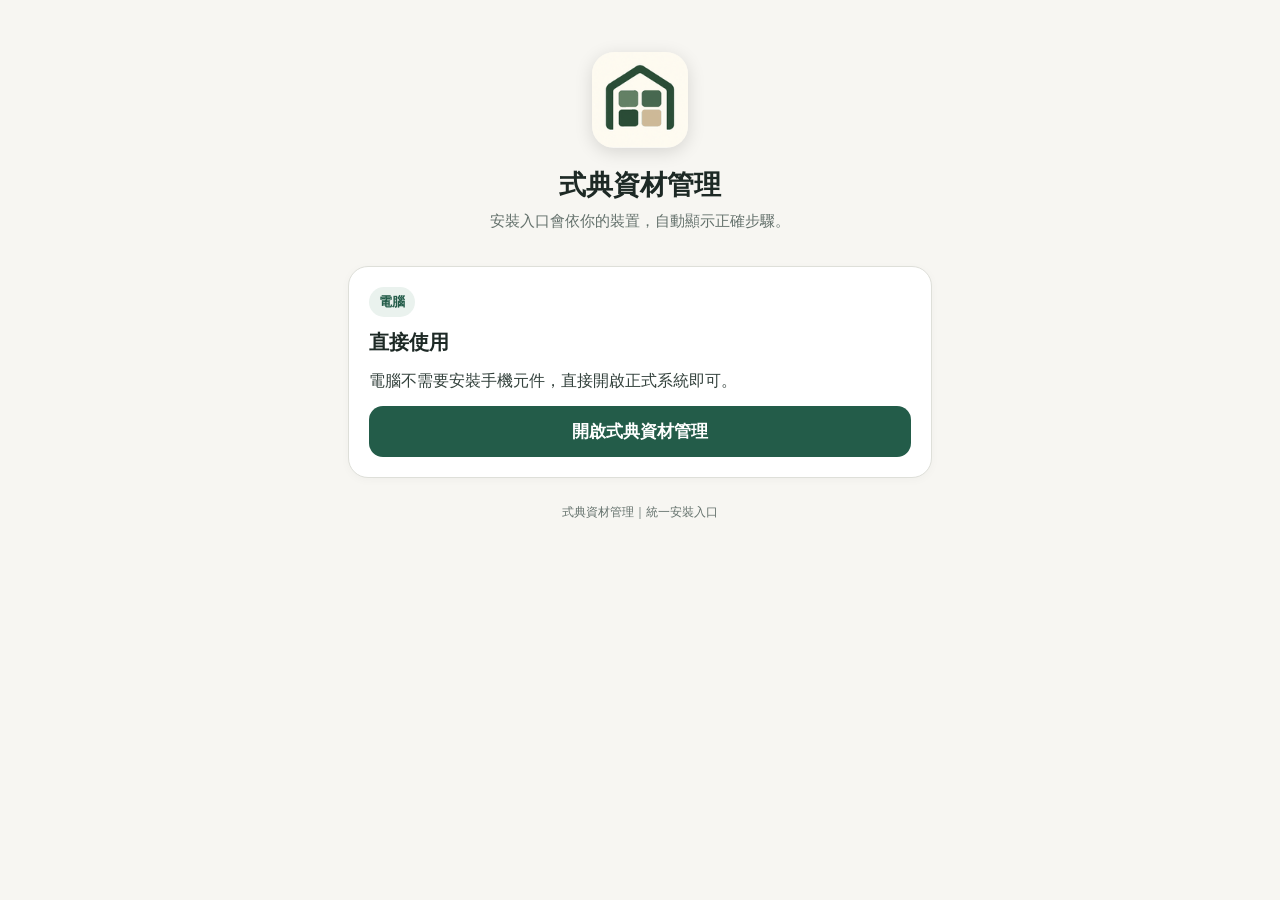
<file: asset-manager-install/index.html>
<!doctype html>
<html lang="zh-Hant"><head>
<meta charset="utf-8"><meta name="viewport" content="width=device-width,initial-scale=1,viewport-fit=cover">
<meta name="color-scheme" content="light"><meta name="theme-color" content="#f7f6f2">
<title>式典資材管理｜安裝入口</title>
<style>
:root{--bg:#f7f6f2;--card:#fff;--ink:#1d2925;--muted:#64716c;--line:#dedfd9;--accent:#235c49;--accent2:#194637;--soft:#eaf2ee}
*{box-sizing:border-box}body{margin:0;background:var(--bg);color:var(--ink);font-family:-apple-system,BlinkMacSystemFont,"Segoe UI","Noto Sans TC",sans-serif}
.wrap{width:min(620px,100%);margin:auto;padding:28px 18px 48px}.hero{text-align:center;padding:24px 0 18px}.hero img{width:96px;height:96px;border-radius:22px;box-shadow:0 4px 18px #0002}h1{font-size:27px;margin:15px 0 6px}.sub{color:var(--muted);font-size:15px;margin:0}
.card{background:var(--card);border:1px solid var(--line);border-radius:20px;padding:20px;margin:14px 0;box-shadow:0 2px 10px #00000008}h2{font-size:20px;margin:0 0 12px}p{line-height:1.65;margin:8px 0;color:#34423d}.steps{margin:14px 0 0;padding:0;list-style:none;counter-reset:s}.steps li{counter-increment:s;display:grid;grid-template-columns:32px 1fr;gap:10px;align-items:start;margin:13px 0;line-height:1.55}.steps li:before{content:counter(s);width:28px;height:28px;border-radius:50%;display:grid;place-items:center;background:var(--soft);color:var(--accent);font-weight:700}
.btn{display:block;width:100%;border:0;border-radius:14px;padding:15px 16px;margin:12px 0 0;text-align:center;text-decoration:none;font-weight:700;font-size:17px;line-height:1.25;background:var(--accent);color:white;cursor:pointer}.btn:hover{background:var(--accent2)}.btn.secondary{background:#eef1ef;color:#23352f}.note{font-size:13px;color:var(--muted);line-height:1.55}.branch{display:none}.branch.active{display:block}.badge{display:inline-block;background:var(--soft);color:var(--accent);padding:6px 10px;border-radius:999px;font-size:13px;font-weight:700;margin-bottom:12px}.ok{font-weight:700;color:var(--accent)}footer{text-align:center;color:var(--muted);font-size:12px;margin-top:26px}code{font-family:ui-monospace,monospace}
</style></head><body><main class="wrap">
<section class="hero"><img src="../asset-manager-preview/app-icon-runtime.png" alt="式典資材管理圖示"><h1>式典資材管理</h1><p class="sub">安裝入口會依你的裝置，自動顯示正確步驟。</p></section>

<section id="ios" class="branch card" aria-live="polite"><div class="badge">iPhone / iPad</div><h2>加入主畫面</h2><ol class="steps">
<li><div><b>下載安裝描述檔</b><a class="btn" id="iosDownload" href="install.mobileconfig">下載式典資材管理</a></div></li>
<li><div>開啟 <b>設定</b>，點「<b>已下載描述檔</b>」。如果沒看到，前往「<b>一般 → VPN 與裝置管理</b>」。</div></li>
<li><div>點「<b>安裝</b>」完成。主畫面會出現「式典資材管理」。</div></li></ol>
<p class="note">此描述檔只建立一個主畫面 Web Clip，不會加入 VPN、帳號、憑證或裝置管理。</p></section>

<section id="android" class="branch card" aria-live="polite"><div class="badge">Android</div><h2>加入主畫面</h2><ol class="steps">
<li><div><b>先安裝 Native Alpha</b><a class="btn" id="playLink" href="https://play.google.com/store/apps/details?id=com.cylonid.nativealpha" target="_blank" rel="noopener">前往 Google Play 安裝</a><p class="note">已經安裝過的話，直接做下一步。</p></div></li>
<li><div><b>下載式典資材管理設定</b><a class="btn" id="androidSetup" href="setup" download="式典資材管理設定">下載安裝設定</a></div></li>
<li><div>開啟 <b>Native Alpha → Settings → Import</b>，選剛下載的「式典資材管理設定」。</div></li>
<li><div>看到建立主畫面捷徑的提示時按 <b>OK / Add</b>。名稱與正式圖示會自動帶入，不需要自己找圖片。</div></li></ol>
<p class="note">第一次使用拍照功能時，Android 仍會要求你本人允許相機／照片權限。</p></section>

<section id="desktop" class="branch card" aria-live="polite"><div class="badge">電腦</div><h2>直接使用</h2><p>電腦不需要安裝手機元件，直接開啟正式系統即可。</p><a class="btn" id="prodLink" href="https://script.google.com/macros/s/AKfycbyxk4bHlNqU90sm6w8yjsHvdda0LcW96JII_5xZwVTZ5M6EBTE2g-yU2RYdjq-WnW_7/exec">開啟式典資材管理</a></section>

<section id="fallback" class="branch card"><h2>正在判斷裝置</h2><p>如果畫面沒有自動切換，請重新整理一次。</p></section>
<footer>式典資材管理｜統一安裝入口</footer></main>
<script>
function detectDevice(n={}){
  const ua=(n.userAgent||'').toString();
  const platform=(n.platform||'').toString();
  const uaPlatform=(n.uaPlatform||'').toString();
  const touch=Number(n.maxTouchPoints||0);
  const standalone=!!n.standalone;
  const isiOSUA=/iPad|iPhone|iPod/i.test(ua);
  const isiPadDesktop=(platform==='MacIntel'||/Macintosh/i.test(ua)) && touch>1;
  const isiOSFeature=standalone && (/Mac|iPhone|iPad|iPod/i.test(platform)||/Macintosh|iPhone|iPad|iPod/i.test(ua));
  if(isiOSUA||isiPadDesktop||isiOSFeature) return 'ios';
  const isAndroidData=/Android/i.test(uaPlatform);
  const isAndroidUA=/Android/i.test(ua);
  if(isAndroidData||isAndroidUA) return 'android';
  return 'desktop';
}
function runtimeInfo(){
  return {userAgent:navigator.userAgent||'',platform:navigator.platform||'',uaPlatform:(navigator.userAgentData&&navigator.userAgentData.platform)||'',maxTouchPoints:navigator.maxTouchPoints||0,standalone:navigator.standalone||false};
}
function showBranch(id){document.querySelectorAll('.branch').forEach(e=>e.classList.remove('active'));const el=document.getElementById(id);(el||document.getElementById('fallback')).classList.add('active');document.documentElement.dataset.device=id;}
const force=new URLSearchParams(location.search).get('force');showBranch(['ios','android','desktop'].includes(force)?force:detectDevice(runtimeInfo()));
</script></body></html>
</file>
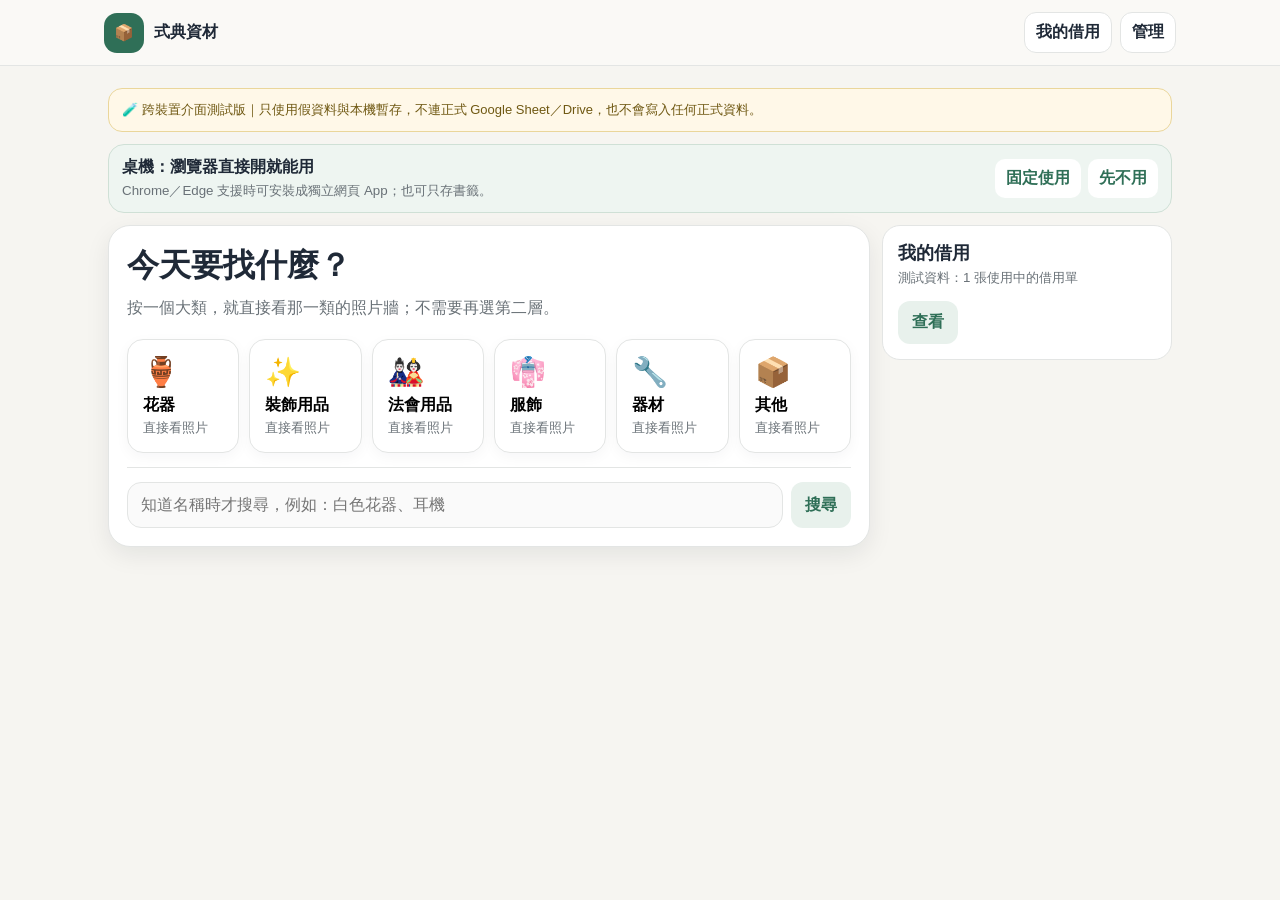
<file: asset-manager-preview/index.html>
<!doctype html>
<html lang="zh-Hant">
<head>
<meta charset="utf-8">
<meta name="viewport" content="width=device-width,initial-scale=1,viewport-fit=cover">
<meta name="theme-color" content="#2f6f57">
<meta name="apple-mobile-web-app-capable" content="yes">
<meta name="mobile-web-app-capable" content="yes">
<meta name="apple-mobile-web-app-status-bar-style" content="default">
<meta name="apple-mobile-web-app-title" content="式典資材">
<link rel="manifest" href="./manifest.webmanifest">
<link rel="icon" href="./icon.svg" type="image/svg+xml">
<title>式典資材｜跨裝置測試版</title>
<link rel="stylesheet" href="./style.css">
</head>
<body>
<header><div class="top"><div class="brand"><div class="logo">📦</div><span>式典資材</span></div><div class="top-actions"><button class="icon-btn" onclick="goMyBorrow()">我的借用</button><button class="icon-btn" onclick="goAdmin()">管理</button></div></div></header>
<main>
<div class="test-note">🧪 跨裝置介面測試版｜只使用假資料與本機暫存，不連正式 Google Sheet／Drive，也不會寫入任何正式資料。</div>
<div id="installCard" class="install-card"><div><strong id="installTitle">網址直接開就能用</strong><small id="installText">不用安裝；常用時可加到主畫面或安裝成網頁 App。</small></div><div class="actions"><button id="installBtn" onclick="installApp()">固定使用</button><button onclick="dismissInstall()">先不用</button></div></div>
<section id="home" class="view active"><div class="home-row"><div class="hero"><h1>今天要找什麼？</h1><p>按一個大類，就直接看那一類的照片牆；不需要再選第二層。</p><div id="catGrid" class="cat-grid"></div><div class="search-box"><div class="search-wrap"><input id="searchInput" inputmode="search" placeholder="知道名稱時才搜尋，例如：白色花器、耳機" onkeydown="if(event.key==='Enter') searchAssets()"><button class="btn secondary" onclick="searchAssets()">搜尋</button></div></div></div><div class="borrow-summary"><div><b>我的借用</b><small>測試資料：1 張使用中的借用單</small></div><button class="btn secondary" onclick="goMyBorrow()">查看</button></div></div></section>
<section id="category" class="view"><div class="page-head"><button class="back-btn" onclick="goHome()">‹</button><div class="page-title"><h1 id="categoryTitle">照片牆</h1><p id="categorySubtitle">只顯示這一大類。</p></div></div><div id="assetGrid" class="grid"></div></section>
<section id="cart" class="view"><div class="page-head"><button class="back-btn" onclick="goHome()">‹</button><div class="page-title"><h1>🧺 使用清單</h1><p>一次選好多項，最後只填一次使用資訊。</p></div></div><div class="panel"><div id="cartList" class="list"></div><div class="divider"></div><h2 class="section-title">這次使用</h2><div class="form-grid two"><div class="field"><label>使用日期</label><input id="useDate" type="date"></div><div class="field"><label>預計歸還日</label><input id="returnDate" type="date"></div><div class="field full"><label>法會／用途</label><input id="purpose" placeholder="例如：測試法會"></div></div><button class="btn primary wide" style="margin-top:14px" onclick="submitBorrow()">確認使用（測試）</button></div></section>
<section id="myborrow" class="view"><div class="page-head"><button class="back-btn" onclick="goHome()">‹</button><div class="page-title"><h1>我的借用</h1><p>仍在使用中的借用單集中在這裡。</p></div></div><div id="borrowList" class="list"></div></section>
<section id="admin" class="view"><div class="page-head"><button class="back-btn" onclick="goHome()">‹</button><div class="page-title"><h1>管理人</h1><p>這只是介面測試；正式版會用角色權限控制。</p></div></div><div class="admin-grid"><button class="admin-card" onclick="goAddAsset()"><span class="icon">➕</span><b>新增資材</b><p>拍照／選照片後建檔。</p></button><button class="admin-card" onclick="toast('測試版：全部資材介面待接資料層')"><span class="icon">📦</span><b>全部資材</b><p>相簿式瀏覽與搜尋。</p></button><button class="admin-card" onclick="toast('測試版：借出／歸還管理')"><span class="icon">↔️</span><b>借出／歸還</b><p>集中查看使用中的借用。</p></button><button class="admin-card" onclick="toast('測試版：待處理清單')"><span class="icon">⚠️</span><b>待處理</b><p>位置、數量、損壞、盤點差異。</p></button><button class="admin-card" onclick="toast('測試版：移動儲位')"><span class="icon">📍</span><b>移動儲位</b><p>只改位置，不改資材身分。</p></button><button class="admin-card" onclick="toast('測試版：盤點')"><span class="icon">✅</span><b>盤點</b><p>按儲位清點，差異先確認。</p></button></div></section>
<section id="addasset" class="view"><div class="page-head"><button class="back-btn" onclick="goAdmin()">‹</button><div class="page-title"><h1>➕ 新增資材</h1><p>照片優先；照片只在這台裝置本機預覽。</p></div></div><div class="panel"><div class="photo-picker"><div style="font-size:42px">📷</div><b>拍照或選照片</b><p class="muted" style="margin:6px 0 12px">手機可直接拍照／選相片；桌機可選檔案。</p><input id="photoInput" type="file" accept="image/*" capture="environment" onchange="previewPhoto(event)"><div id="preview" class="preview"><img id="previewImg" alt="照片預覽"></div></div><div class="divider"></div><div class="test-note">🤖 AI 建議欄位在正式版會另外接服務；即使 AI 暫時不可用，人仍可手動選分類完成建檔。</div><div class="form-grid two"><div class="field"><label>大類</label><select><option>花器</option><option>裝飾用品</option><option>法會用品</option><option>服飾</option><option>器材</option><option>其他</option></select></div><div class="field"><label>管理方式</label><select><option>數量管理</option><option>單件追蹤</option><option>套組／整箱</option></select></div><div class="field full"><label>名稱</label><input placeholder="例如：白色圓形花器"></div><div class="field"><label>數量</label><input type="number" min="0" value="1"></div><div class="field"><label>存放位置</label><input placeholder="測試位置"></div><div class="field full"><label>儲位</label><input placeholder="測試儲位"></div></div><button class="btn primary wide" style="margin-top:14px" onclick="toast('測試完成：沒有寫入正式資料')">建立資材（測試）</button></div></section>
</main>
<div id="stickyCart" class="sticky-cart"><div><b id="cartCount">0 項</b><small> 已加入使用清單</small></div><button onclick="goCart()">查看清單</button></div>
<div id="detailModal" class="modal" onclick="if(event.target===this) closeDetail()"><div class="sheet"><div class="sheet-head"><div><h2 id="detailName" style="margin:0">資材</h2><div id="detailMeta" class="muted" style="margin-top:5px"></div></div><button class="close-btn" onclick="closeDetail()">×</button></div><div id="detailPhoto" class="detail-photo"></div><div id="detailBody"></div></div></div>
<div id="returnModal" class="modal" onclick="if(event.target===this) closeReturn()"><div class="sheet"><div class="sheet-head"><div><h2 style="margin:0">我要歸還</h2><div class="muted" style="margin-top:5px">選最符合這次歸還的狀況。</div></div><button class="close-btn" onclick="closeReturn()">×</button></div><div class="list" style="margin-top:16px"><button class="btn secondary wide" onclick="finishReturn('全部正常')">✅ 全部正常</button><button class="btn ghost wide" onclick="finishReturn('有損壞')">🛠️ 有損壞</button><button class="btn ghost wide" onclick="finishReturn('有遺失')">❓ 有遺失</button><button class="btn ghost wide" onclick="finishReturn('數量不同')">🔢 數量不同</button></div></div></div>
<div id="installModal" class="modal" onclick="if(event.target===this) closeInstallHelp()"><div class="sheet"><div class="sheet-head"><div><h2 style="margin:0">固定在裝置上</h2><div id="installHelp" class="muted" style="margin-top:8px;line-height:1.7"></div></div><button class="close-btn" onclick="closeInstallHelp()">×</button></div></div></div>
<div id="toast" class="toast">完成</div>
<script src="./app.js" defer></script>
</body>
</html>
</file>
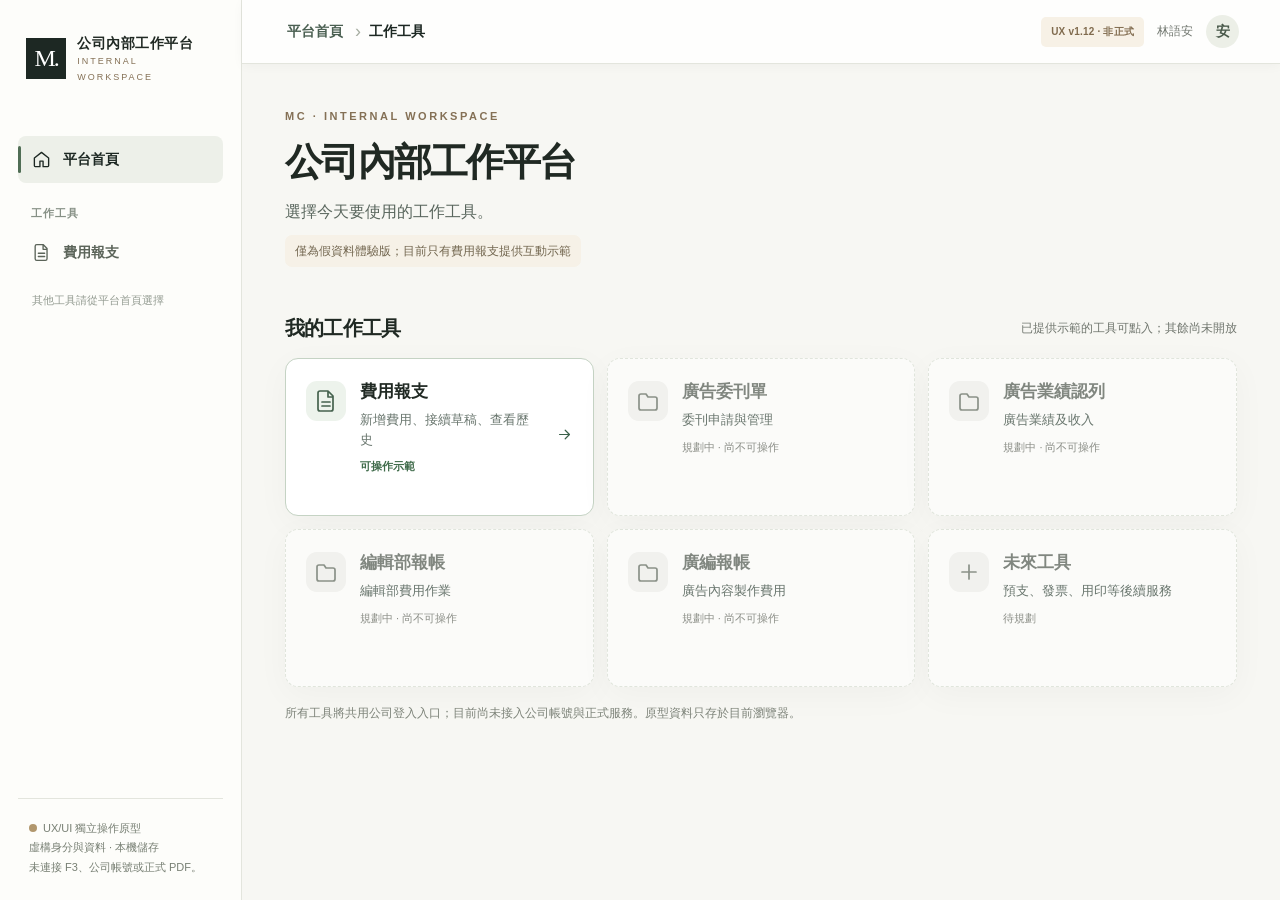
<file: expense-ux-preview/index.html>
<!doctype html>
<html lang="zh-Hant">
<head>
<meta charset="utf-8">
<meta name="viewport" content="width=device-width, initial-scale=1, viewport-fit=cover">
<meta name="color-scheme" content="light">
<meta name="robots" content="noindex,nofollow,noarchive">
<title>MC Workspace · 費用報支｜UX v1.11 歷史查詢與明細檢視</title>
<style>
:root{--paper:#f7f7f3;--surface:#fff;--ink:#202923;--dark:#1d2823;--muted:#70766e;--line:#e3e5dd;--accent:#957a54;--accent-soft:#f5f0e7;--olive:#426654;--soft-green:#e7eee6;--red:#a43d3a;--soft-red:#faefec;--blue:#3b5c71;--shadow:0 8px 34px rgba(27,35,29,.035);--radius:15px}*{box-sizing:border-box}body{margin:0;background:var(--paper);color:var(--ink);font:14px/1.6 -apple-system,BlinkMacSystemFont,"Noto Sans TC","Microsoft JhengHei",Arial,sans-serif}button,input,textarea,select{font:inherit}button{cursor:pointer}button:disabled{cursor:not-allowed;opacity:.45}a{color:inherit}button:focus-visible,input:focus-visible,textarea:focus-visible,select:focus-visible,[tabindex]:focus-visible{outline:3px solid #8fbbac;outline-offset:3px}.icon{width:19px;height:19px;fill:none;stroke:currentColor;stroke-width:1.7;stroke-linecap:round;stroke-linejoin:round;flex-shrink:0}.icon.sm{width:17px;height:17px}.icon.lg{width:24px;height:24px}.app-shell{display:grid;grid-template-columns:242px minmax(0,1fr);min-height:100vh}.sidebar{background:#fdfdfa;border-right:1px solid var(--line);display:flex;flex-direction:column;padding:28px 18px 22px;position:sticky;top:0;height:100vh}.brand{display:flex;gap:11px;align-items:center;margin-bottom:45px;padding:4px 8px}.brand-symbol{height:41px;width:41px;background:var(--dark);color:white;display:grid;place-items:center;font-family:Georgia,serif;font-size:24px;letter-spacing:-2px}.brand-name{font-size:14px;letter-spacing:.035em;font-weight:800}.brand-en{font:9px/1.7 Arial,sans-serif;letter-spacing:.22em;color:var(--accent)}.nav-caption{font-size:10px;letter-spacing:.19em;color:#999e95;padding:0 15px;margin:0 0 14px;text-transform:uppercase}.nav-item{display:flex;align-items:center;gap:12px;width:100%;min-height:47px;border:0;text-align:left;background:transparent;color:#5b6459;padding:11px 14px;font-weight:650;margin:2px 0;border-radius:8px}.nav-item.active{background:#edf0e9;color:var(--dark);font-weight:800}.nav-item:hover{background:#f2f3ed}.nav-item .nav-count{margin-left:auto;font-size:11px;background:#ede7db;color:#7f6846;border-radius:20px;padding:1px 7px}.side-foot{margin-top:auto;border-top:1px solid var(--line);padding:20px 11px 0;font-size:11px;color:#777f73;line-height:1.8}.mini-dot{width:8px;height:8px;border-radius:100%;background:#b1976d;display:inline-block;margin-right:6px}.main{min-width:0}.topbar{height:73px;background:rgba(255,255,255,.82);border-bottom:1px solid var(--line);display:flex;align-items:center;justify-content:space-between;padding:0 41px;gap:16px}.breadcrumbs{color:var(--muted);font-size:12px}.breadcrumbs b{color:var(--ink);font-weight:650}.topright{display:flex;align-items:center;gap:13px}.test-tag{color:#806b4e;background:#f7f1e6;font-weight:750;font-size:10px;letter-spacing:.02em;border-radius:5px;padding:7px 10px}.user-bubble{width:33px;height:33px;background:#ecefe7;border-radius:50%;display:grid;place-items:center;color:#4a5a4b;font-weight:800}.content{max-width:1440px;margin:auto;padding:38px 43px 110px}.eyebrow{color:var(--accent);text-transform:uppercase;letter-spacing:.23em;font:700 11px Arial,sans-serif}.serif{font-family:Georgia,"Times New Roman",serif;letter-spacing:-.04em}.page-title{font-size:32px;line-height:1.35;margin:12px 0 7px;font-weight:750;letter-spacing:-.06em}.subtext{color:var(--muted);font-size:13px;margin:0}.page-head{display:flex;align-items:end;justify-content:space-between;gap:18px;margin-bottom:27px}.btn{border:1px solid transparent;display:inline-flex;justify-content:center;align-items:center;gap:9px;min-height:43px;padding:9px 17px;border-radius:8px;font-weight:750;text-decoration:none;white-space:nowrap;transition:background .15s,border-color .15s}.btn.primary{color:#fff;background:var(--dark);border-color:var(--dark)}.btn.primary:hover{background:#354137}.btn.secondary{background:white;color:var(--dark);border-color:#cbd0c5}.btn.secondary:hover,.btn.tertiary:hover{background:#f1f2ec}.btn.tertiary{background:transparent;color:#546457}.btn.danger{background:var(--red);color:#fff}.btn.gold{background:var(--accent-soft);color:#745b34}.btn.small{padding:7px 11px;min-height:34px;font-size:12px}.icon-btn{width:44px;height:44px;border-radius:8px;border:1px solid transparent;background:transparent;color:#526055;display:inline-grid;place-items:center}.icon-btn:hover{background:#f0f1ec}.icon-btn.danger:hover{color:var(--red);background:var(--soft-red)}.btnline{display:flex;gap:10px;align-items:center;flex-wrap:wrap}.card{background:var(--surface);border:1px solid var(--line);border-radius:var(--radius);box-shadow:var(--shadow)}.hero{display:grid;grid-template-columns:1.2fr .8fr;gap:30px;padding:44px 45px;background:linear-gradient(109deg,#f2f1e9 5%,#fff 65%,#f6f3eb 100%);border:1px solid #e8e6dc;border-radius:17px;position:relative;overflow:hidden}.hero:after{content:"";position:absolute;right:-40px;bottom:-120px;width:390px;height:390px;border:1px solid rgba(117,98,66,.16);border-radius:50%;box-shadow:0 0 0 55px rgba(117,98,66,.026),0 0 0 110px rgba(117,98,66,.018);pointer-events:none}.hero h1{font-size:41px;letter-spacing:-.065em;margin:12px 0 16px;line-height:1.3;max-width:590px}.hero p{max-width:550px;color:#666e65}.hero-counter{align-self:center;justify-self:end;position:relative;z-index:1;text-align:right;padding-right:36px}.hero-counter .num{font:italic 74px/1 Georgia,serif;color:#887452}.hero-counter .sub{font-size:12px;color:#837d72;margin-top:6px}.tools{display:grid;grid-template-columns:repeat(3,minmax(0,1fr));gap:14px;margin-top:18px}.tool{background:#fff;border:1px solid var(--line);border-radius:12px;min-height:160px;text-align:left;padding:24px;display:flex;flex-direction:column;align-items:start;gap:12px}.tool:not(:disabled):hover{border-color:#b7ab95;background:#fffdf9}.tool h3{font-size:16px;margin:0}.tool p{font-size:12px;color:var(--muted);margin:0}.section-head{display:flex;justify-content:space-between;align-items:center;margin:34px 0 13px}.section-head h2{font-size:20px;margin:0;letter-spacing:-.04em}.status{display:inline-flex;align-items:center;gap:5px;border-radius:5px;background:var(--soft-green);color:#3e654b;padding:3px 9px;font-size:11px;font-weight:750}.status.void{background:var(--soft-red);color:#9e5049}.status.draft{background:var(--accent-soft);color:#8b714b}.tag{display:inline-block;background:#f2f3ed;color:#606b5f;border-radius:5px;padding:3px 7px;font-size:11px}.overview{display:grid;grid-template-columns:repeat(3,minmax(0,1fr));gap:12px;margin:20px 0 0}.kpi{padding:24px;border:1px solid var(--line);background:#fff;border-radius:12px}.kpi strong{display:block;font:36px/1.3 Georgia,serif;margin:7px 0}.kpi span,.kpi small{color:var(--muted);font-size:12px}.tabs{display:flex;gap:18px;border-bottom:1px solid var(--line);margin:24px 0}.tab{border:0;border-bottom:2px solid transparent;background:transparent;padding:12px 4px;font-weight:750;color:#848b83}.tab.active{border-color:var(--dark);color:var(--dark)}.record-wrap{overflow-x:auto}.record-table{width:100%;border-collapse:collapse;min-width:730px;font-size:13px}.record-table th{text-align:left;letter-spacing:.06em;text-transform:uppercase;font-size:10px;color:#8d968c;background:#fafbf8;padding:14px 18px;font-weight:700}.record-table td{border-top:1px solid #eef0eb;padding:16px 18px}.record-table tr:hover td{background:#fcfcfa}.record-table tbody tr:focus-within{background:#fcfcfa}.mono{font-variant-numeric:tabular-nums;font-feature-settings:"tnum";font-family:ui-monospace,"SFMono-Regular",Consolas,monospace;letter-spacing:-.035em}.amount{text-align:right;white-space:nowrap;font-variant-numeric:tabular-nums;font-feature-settings:"tnum";font-family:ui-monospace,"SFMono-Regular",Consolas,monospace}.history-search{display:flex;gap:10px;align-items:center;flex-wrap:wrap;padding:17px;border-bottom:1px solid var(--line)}.searchbox{display:flex;align-items:center;gap:8px;border:1px solid #d9dfd6;background:white;border-radius:8px;padding:0 11px;min-height:43px;flex:1;min-width:185px}.searchbox input{outline:0;border:0;min-width:0;width:100%;font-size:13px}.searchbox:focus-within{outline:2px solid #a0c4b4}.select{border:1px solid #d6dcd2;border-radius:8px;background:white;min-height:42px;padding:8px 12px;color:var(--ink)}.empty{text-align:center;padding:44px 20px;color:var(--muted)}.menu-wrap{position:relative;display:inline-block}.popup-menu{position:absolute;z-index:40;right:0;top:100%;width:180px;padding:6px;box-shadow:0 12px 36px #1f292122;background:#fff;border:1px solid var(--line);border-radius:10px}.popup-menu button{display:flex;align-items:center;gap:10px;border:0;background:white;padding:12px;width:100%;border-radius:6px;text-align:left;min-height:42px;color:var(--ink)}.popup-menu button:hover{background:#f6f7f3}.popup-menu button.danger{color:var(--red)}.form-layout{display:grid;grid-template-columns:minmax(0,1fr) 304px;gap:22px;align-items:start}.form-main{display:flex;flex-direction:column;gap:18px;min-width:0}.form-card{padding:26px 29px}.form-card h2{font-size:19px;letter-spacing:-.05em;margin:0 0 18px}.step-head{display:flex;align-items:center;justify-content:space-between;gap:10px}.step-num{font:italic 22px Georgia,serif;color:#9d8969;margin-right:10px}.grid-fields{display:grid;grid-template-columns:repeat(2,minmax(0,1fr));gap:16px 18px}.field{min-width:0;display:flex;flex-direction:column;gap:6px}.field.wide{grid-column:1/-1}.field label{font-size:12px;color:#535c54;font-weight:700}.field .required{color:#ac6247}.field input,.field select,.field textarea{background:white;border:1px solid #ced5cb;border-radius:8px;width:100%;min-height:44px;padding:10px 13px;color:var(--ink);font-size:14px;outline:0}.field textarea{resize:vertical;min-height:70px}.field input:focus,.field select:focus,.field textarea:focus{border-color:#738f77;box-shadow:0 0 0 2px #dce8da}.field input[disabled]{background:#f4f5f0;color:#657068}.hint{color:#899087;font-size:11px;line-height:1.6}.mini-note{font-size:12px;color:var(--muted)}.error-text{font-size:11px;color:var(--red);font-weight:750;min-height:0}.field.has-error input,.field.has-error select{border-color:var(--red);background:#fffafa}.combo{position:relative}.combo-input{position:relative}.combo-input .icon{position:absolute;right:13px;top:13px;color:#758076;pointer-events:none}.combo input{padding-right:40px}.options{position:absolute;top:calc(100% + 6px);width:100%;max-height:230px;overflow-y:auto;z-index:20;background:white;border:1px solid #cfd4c8;border-radius:9px;box-shadow:0 12px 30px #1c2e2020;padding:5px}.options[hidden]{display:none}.option{width:100%;border:0;text-align:left;background:white;border-radius:6px;display:block;padding:10px 12px;color:var(--ink);font-size:13px}.option:hover,.option.active{background:#eef2e9}.option-meta{display:block;font-size:11px;color:#777d74}.tiny-link{border:0;background:none;padding:7px 1px;color:#806747;font-size:12px;text-align:left;font-weight:750;cursor:pointer}.tiny-link:hover{text-decoration:underline}.segment{display:flex;background:#f2f3ef;border-radius:9px;padding:4px;gap:2px}.segment button{border:0;background:transparent;flex:1;border-radius:6px;padding:9px 10px;min-height:39px;font-weight:750;color:#757c74}.segment button.active{background:#fff;color:var(--dark);box-shadow:0 1px 4px #1e251910}.detail-list{display:flex;flex-direction:column;gap:0}.detail-item{display:grid;grid-template-columns:minmax(0,1fr) 160px 118px;gap:15px;align-items:center;padding:17px 0;border-top:1px solid #ecede8}.detail-item:first-child{border-top:0}.detail-item strong{font-size:14px}.detail-item small{font-size:11px;color:var(--muted);display:block;margin-top:3px}.detail-actions{display:flex;align-items:center;justify-content:end;gap:0}.detail-badge{background:#f5f5ef;color:#7a846f;padding:3px 6px;border-radius:4px;font-size:10px}.summary-panel{padding:25px;position:sticky;top:23px}.summary-title{display:flex;justify-content:space-between;align-items:center;padding-bottom:15px;border-bottom:1px solid var(--line)}.summary-panel h2{font-size:18px;margin:0}.money-grid{margin:19px 0}.money-line{display:grid;grid-template-columns:minmax(90px,1fr) 140px;gap:10px;margin:12px 0;align-items:center}.money-line .name{font-size:12px;color:#687167}.money-line.total{border-top:1px solid var(--line);padding-top:17px;margin-top:18px}.money-line.total .name{font-weight:800;color:var(--dark)}.money-line.total .amount{font-size:20px;font-weight:800;color:#233b2b}.account-amount{display:flex;justify-content:flex-end;align-items:baseline;font-variant-numeric:tabular-nums;font-family:ui-monospace,"SFMono-Regular",Consolas,monospace;white-space:nowrap;letter-spacing:-.035em}.account-amount .account-digits{text-align:right;min-width:8ch}.account-amount .account-paren{display:inline-block;width:1ch;text-align:center}.account-amount.is-negative{color:#8d4d48}.summary-panel .btn{width:100%;margin:6px 0}.safe-note{font-size:11px;color:#738076;line-height:1.7;border-top:1px solid var(--line);padding-top:16px;margin-top:16px}.notice{background:#f4f5f0;padding:13px 15px;border-radius:9px;color:#546254;font-size:12px}.notice.warn{background:#fbf5ea;color:#865f31}.notice.error{background:var(--soft-red);color:#8b4842}.notice strong{font-weight:800}.fixed-mobile-cta{display:none}.modal-scrim{position:fixed;inset:0;background:#17251bc9;z-index:100;display:flex;justify-content:center;align-items:center;padding:20px}.modal{background:white;width:min(620px,100%);max-height:min(90vh,900px);overflow-y:auto;border-radius:14px;padding:30px;box-shadow:0 32px 70px #0004}.modal.wide{width:min(760px,100%)}.modal header{display:flex;align-items:start;justify-content:space-between;gap:12px}.modal h2{margin:0;font-size:24px;letter-spacing:-.05em}.modal h3{margin:20px 0 8px;font-size:15px}.modal p{color:#69736a}.modal-footer{display:flex;gap:10px;justify-content:flex-end;margin-top:25px;flex-wrap:wrap}.review-summary{border:1px solid var(--line);padding:20px;border-radius:10px;margin:20px 0}.review-list{padding:0;margin:10px 0;list-style:none}.review-list li{display:flex;justify-content:space-between;gap:16px;padding:11px 0;border-bottom:1px solid #eef0eb}.review-list li:last-child{border-bottom:0}.checklabel{display:flex;gap:10px;align-items:flex-start;cursor:pointer;background:#f7f8f4;padding:13px;border-radius:8px;margin-top:15px}.checklabel input{margin-top:5px;accent-color:var(--olive);width:17px;height:17px}.success-header{display:flex;align-items:center;gap:15px;padding:20px;background:#edf3e9;border-radius:9px;margin-bottom:20px}.success-check{width:50px;height:50px;background:#456652;border-radius:50%;display:grid;place-items:center;color:white}.success-header h2{margin:0;font-size:23px}.success-number{font-size:16px;font-weight:800;letter-spacing:.02em;word-break:break-word}.doc-row{display:flex;justify-content:space-between;gap:12px;border:1px solid var(--line);padding:13px 15px;border-radius:9px;margin:10px 0;align-items:center}.timeline{counter-reset:step;list-style:none;padding:0;margin:18px 0}.timeline li{display:flex;gap:12px;align-items:flex-start;padding:9px 0;color:#536156}.timeline li .bubble{display:grid;place-items:center;width:24px;height:24px;flex-shrink:0;border-radius:50%;background:#e8ebe3;color:#45564b;font-size:12px;font-weight:800}.toast{position:fixed;bottom:26px;left:50%;transform:translate(-50%,15px);background:var(--dark);color:white;padding:13px 18px;border-radius:8px;box-shadow:0 12px 35px #12191433;font-size:13px;max-width:min(90vw,600px);opacity:0;pointer-events:none;transition:.2s;z-index:200}.toast.show{opacity:1;transform:translate(-50%,0)}.small{font-size:12px}.mt15{margin-top:15px}.muted{color:var(--muted)}.hidden{display:none!important}.right{text-align:right}.dot-divider{display:inline-block;margin:0 10px;color:#b8bcb4}.help-badge{font-size:11px;background:#f4f2e8;color:#856c46;border-radius:3px;padding:3px 7px}.mobile-only{display:none}@media(max-width:1120px){.app-shell{grid-template-columns:200px minmax(0,1fr)}.content{padding:27px 24px 95px}.topbar{padding:0 24px}.form-layout{grid-template-columns:minmax(0,1fr) 255px}.form-card{padding:22px}.summary-panel{padding:20px}.money-line{grid-template-columns:minmax(70px,1fr) 128px}.money-line.total .amount{font-size:17px}}@media(max-width:860px){.form-layout{grid-template-columns:1fr}.summary-panel{position:static;grid-row:1}.summary-panel .form-actions{display:none}.summary-panel .safe-note{display:none}.money-grid{display:grid;grid-template-columns:repeat(3,1fr);gap:8px;margin:15px 0 0}.money-line,.money-line.total{display:block;margin:0;padding:0;border:0}.money-line .name{display:block}.money-line .amount,.money-line.total .amount{justify-content:start;margin-top:3px;font-size:16px}.account-amount .account-digits{min-width:0}.account-amount .account-paren{width:.8ch}.fixed-mobile-cta{display:flex;position:sticky;bottom:0;background:#ffffffeb;backdrop-filter:blur(12px);border-top:1px solid var(--line);padding:10px 14px;z-index:25;align-items:center;justify-content:space-between;gap:9px;margin:20px -24px -90px}.tools{grid-template-columns:repeat(2,minmax(0,1fr))}}@media(max-width:700px){.app-shell{display:block}.sidebar{height:auto;position:static;padding:11px 14px;border-bottom:1px solid var(--line);gap:0}.brand{padding:4px 0;margin:0}.brand-symbol{width:34px;height:34px;font-size:20px}.brand-name{font-size:12px}.brand-en{font-size:8px}.nav-caption,.side-foot{display:none}.sidebar nav{display:none}.topbar{height:auto;min-height:46px;padding:8px 15px}.topright{gap:6px}.test-tag{font-size:9px;padding:5px 7px}.user-bubble{display:none}.content{padding:24px 16px 86px}.page-title{font-size:29px}.page-head{align-items:start;flex-wrap:wrap}.page-head .btn{width:auto}.hero{grid-template-columns:1fr;padding:26px}.hero h1{font-size:31px}.hero-counter{display:none}.tools{gap:10px}.tool{min-height:135px;padding:15px}.tool h3{font-size:14px}.tool p{font-size:11px}.overview{gap:8px}.kpi{padding:15px}.kpi strong{font-size:28px}.tab{font-size:12px}.form-card{padding:19px 16px}.grid-fields{grid-template-columns:1fr;gap:14px}.detail-item{grid-template-columns:minmax(0,1fr) 95px;gap:7px}.detail-actions{grid-column:1/-1;justify-content:end}.detail-item .amount{font-size:12px}.summary-panel{padding:18px}.money-grid{gap:7px}.money-line .name{font-size:10px}.money-line .amount,.money-line.total .amount{font-size:13px}.fixed-mobile-cta{margin:18px -16px -79px;bottom:0}.fixed-mobile-cta .btn{min-height:44px}.modal{padding:22px 18px}.modal h2{font-size:20px}.modal-footer .btn{flex:1}.mobile-only{display:initial}.history-search{padding:12px}.record-table{min-width:710px}}@media(prefers-reduced-motion:reduce){*{scroll-behavior:auto!important;transition:none!important}}

.history-search .select[type="date"]{width:148px;max-width:100%}@media(max-width:700px){.history-search .select[type="date"]{width:calc(50% - 5px)}}
.option-create{border-top:1px solid var(--line);margin-top:3px;color:#806641;font-weight:750}

/* v1.1 mobile-first workflow refinement — no fixed or sticky bottom action controls */
:root{--accent:#847055}
.form-layout.is-empty{grid-template-columns:minmax(0,920px)}
.form-layout .form-main{gap:15px}
.form-layout .form-card{border-radius:12px}
.form-card .step-head h2{margin:0 0 15px}
.form-card .step-head{margin-bottom:2px}
.save-control{display:flex;flex-direction:column;align-items:flex-end;gap:3px;max-width:100%}
.save-badge{display:inline-flex;align-items:center;gap:8px;padding:9px 11px;border:1px solid #d9dfd3;background:#f6f8f3;border-radius:8px;color:#617061;font-size:11px;line-height:1.35;max-width:100%}
.save-badge .save-dot{width:7px;height:7px;flex:0 0 7px;background:#adb5a6;border-radius:50%}
.save-badge[data-state="saved"] .save-dot{background:#447860}
.save-badge[data-state="saving"] .save-dot{background:#b78c3d}
.save-badge[data-state="error"]{color:#8b4a40;background:#fff2ef;border-color:#e8b9b0}
.save-badge[data-state="error"] .save-dot{background:#b64a3b}
.readonly-field{min-height:44px;background:#f7f7f3;border:1px solid #e8ebe4;border-radius:8px;padding:11px 13px;color:#536256;font-size:13px;display:flex;align-items:center}
.compact-header{padding-top:18px;padding-bottom:17px}
.compact-title{display:flex;justify-content:space-between;align-items:center;gap:12px}
.compact-header .eyebrow{font-size:10px;color:#76806d;letter-spacing:1.2px;margin:0 0 7px}
.compact-header h2{font-size:19px;margin:0 0 5px;overflow-wrap:anywhere;line-height:1.35}
.section-footer{display:flex;justify-content:flex-end;margin-top:10px}
.btn.textual{background:none;border:0;color:#7d674b;min-height:40px;font-weight:700;padding:7px 9px}
.btn.textual:hover{background:#f6f2eb}
.detail-card{scroll-margin-top:22px}
.detail-description{min-width:0;overflow-wrap:anywhere}
.detail-money{min-width:0;display:flex;flex-direction:column;align-items:flex-end;gap:4px}
.detail-item{grid-template-columns:minmax(0,1fr) minmax(132px,auto) 112px;gap:10px}
.detail-item.recent-detail{background:#f5f8f1;border-left:3px solid #819579;padding-left:12px;padding-right:7px}
.detail-bottom{display:flex;justify-content:space-between;align-items:center;flex-wrap:wrap;gap:9px;border-top:1px solid var(--line);margin-top:6px;padding-top:17px}
.detail-bottom .btn{min-height:44px}
.mini-overview{display:none}
.inline-feedback{display:flex;align-items:center;flex-wrap:wrap;gap:9px;padding:12px 13px;margin-bottom:13px;border:1px solid #e4ddc9;border-radius:8px;background:#f9f6ed;color:#765f3e;font-size:12px;line-height:1.5}
.inline-feedback.success{background:#f0f5ed;color:#356246;border-color:#dce9d5}
.inline-feedback .icon{width:16px;height:16px}
#addedNotice{scroll-margin-top:24px}
#lineEditor{scroll-margin-top:22px}
.editor-actions{display:flex;justify-content:flex-end;flex-wrap:wrap;gap:9px;margin-top:19px}
.editor-actions .btn{min-height:46px}
.form-end-actions{padding:21px 25px;display:flex;align-items:center;justify-content:space-between;gap:18px;flex-wrap:wrap}
.form-end-actions h2{font-size:17px;margin:0 0 6px}
.form-end-actions p{color:#72776b;font-size:12px;line-height:1.5;margin:0}
.end-buttons{display:flex;gap:9px;flex-wrap:wrap}
.end-buttons .btn{min-height:46px}
.summary-panel{top:24px;position:sticky;min-width:0}
.summary-panel .safe-note{margin-top:15px}
.summary-panel .money-grid{margin-bottom:10px}
.form-layout .money-line{grid-template-columns:minmax(90px,1fr) minmax(128px,max-content)}
.account-amount{display:inline-grid;grid-template-columns:1ch max-content 1ch;justify-content:end;align-items:baseline;column-gap:0;letter-spacing:0;max-width:100%;font-variant-numeric:tabular-nums;font-feature-settings:'tnum' 1}
.account-amount .account-paren{width:1ch;text-align:center}
.account-amount .account-digits{min-width:8ch;text-align:right;letter-spacing:0}
.summary-panel .account-amount .account-digits{min-width:11ch}
.form-layout .fixed-mobile-cta{display:none!important}
.test-tools{font-size:12px;background:#f8f8f6}
.test-tools summary{cursor:pointer}
.form-card .field input,.form-card .field select{min-height:46px}
.form-card .segment button{min-height:45px}
.form-card button:focus-visible,.save-control button:focus-visible{outline:3px solid #9cbe9e;outline-offset:2px}
@media(max-width:1120px){.form-layout.is-empty{grid-template-columns:minmax(0,1fr)}}
@media(max-width:860px){
 .form-layout{grid-template-columns:1fr}
 .summary-panel{display:none!important}
 .form-layout .form-main{gap:13px}
 .mini-overview{display:block;border:1px solid #e4e9df;background:#f6f8f3;border-radius:9px;padding:12px 14px;margin-bottom:9px}
 .mini-overview-head{font-size:11px;color:#657560;font-weight:700;margin-bottom:9px}
 .mini-overview .money-line,.mini-overview .money-line.total{display:grid;grid-template-columns:1fr max-content;align-items:center;gap:12px;margin:0;padding:6px 0;border:0}
 .mini-overview .money-line.total{border-top:1px solid #dce3d6;margin-top:7px;padding-top:10px}
 .mini-overview .money-line .name{font-size:12px;display:block}
 .mini-overview .money-line .amount,.mini-overview .money-line.total .amount{justify-content:end;margin:0;font-size:15px}
 .mini-overview .money-line.total .amount{font-size:19px}
 .mini-overview .account-digits{min-width:11ch}
 .form-end-actions{padding:19px}
}
@media(max-width:700px){
 .sidebar nav{display:flex;gap:3px;overflow-x:auto;margin:10px -3px 0;padding:0 0 4px;scrollbar-width:thin;white-space:nowrap}
 .sidebar nav .nav-item{width:auto;flex:none;padding:9px 10px;gap:5px;min-height:41px;border-radius:7px;font-size:11px}
 .sidebar nav .nav-item .icon{width:15px;height:15px}
 .content{padding-bottom:35px}
 .page-head{gap:10px;margin-bottom:16px}
 .page-head .subtext{font-size:12px;line-height:1.55}
 .save-control{align-items:flex-start;width:100%}
 .save-badge{font-size:11px;padding:7px 9px}
 .form-card{padding:17px 15px}
 .compact-title{align-items:flex-start}
 .compact-header h2{font-size:18px}
 .compact-header .btn{white-space:nowrap;min-height:42px;padding:9px 10px}
 .detail-item{grid-template-columns:minmax(0,1fr) max-content;gap:7px;padding:14px 0}
 .detail-item strong{font-size:14px}
 .detail-money{align-self:start}
 .detail-money .account-digits{min-width:0}
 .detail-item .detail-actions{grid-column:1/-1;justify-content:flex-end;margin-top:2px;gap:5px}
 .detail-actions button{width:44px;height:44px}
 .detail-bottom{justify-content:space-between}
 .detail-bottom .btn{width:100%;justify-content:center}
 .form-end-actions{display:block;padding:20px 16px}
 .end-buttons{margin-top:16px;display:flex;flex-direction:column}
 .end-buttons .btn{width:100%;min-height:49px}
 .editor-actions{display:flex;flex-direction:column}
 .editor-actions .btn{width:100%;min-height:49px}
 .mini-overview .money-line.total .amount{font-size:18px}
 .form-layout .account-amount .account-digits{min-width:8ch}
 .money-line .name{font-size:12px!important}
 .form-layout .money-line.total .account-amount{font-size:18px}
 .record-wrap{overflow-x:auto}
}
/* All amounts share a reserved trailing parenthesis column. Open parenthesis hugs the number. */
.account-amount{display:inline-grid;grid-template-columns:minmax(0,1fr) 1ch;min-width:10ch;justify-content:end;align-items:baseline;max-width:100%;font-variant-numeric:tabular-nums}
.account-amount .account-value{display:flex;align-items:baseline;justify-content:flex-end;white-space:nowrap;min-width:0}
.account-amount .account-digits{min-width:0!important;letter-spacing:0;flex:0 0 auto}
.account-amount .account-value .account-paren{width:auto!important;flex:0 0 auto}
.account-amount > .account-paren{width:1ch!important;text-align:center}
.account-amount{grid-template-columns:minmax(0,1fr) 12px}
.account-amount > .account-paren{width:12px!important}

/* v1.2: one unambiguous action per stage, genuine local photo preview without OCR claims */
.receipt-entry{display:flex;align-items:center;justify-content:space-between;gap:12px;padding:11px 14px;margin:0 0 20px;border:1px solid #e7e5db;border-radius:9px;background:#faf9f5}
.receipt-entry strong,.receipt-entry span{display:block;font-size:12px}.receipt-entry span{font-size:11px;color:#757d75}
.receipt-entry .btn{white-space:normal;text-align:center;min-height:44px;flex-shrink:0}
.photo-preview{margin:16px 0;padding:12px;border:1px solid var(--line);border-radius:9px;max-height:250px;overflow:hidden;text-align:center;background:#fbfbf7}
.photo-preview img{max-width:100%;max-height:210px;object-fit:contain}
.photo-preview[hidden]{display:none!important}
#voucherPhoto{min-height:45px;padding:8px 10px;border:1px dashed #bac6b9;border-radius:8px;width:100%}
@media(max-width:700px){.receipt-entry{flex-direction:column;align-items:stretch}.receipt-entry .btn{width:100%}.form-card .editor-actions .btn.primary{width:100%}}

/* v1.2 proactive audit: history and drafts must not become sideways-scrolling spreadsheets on phones. */
@media(max-width:700px){
 .record-wrap{overflow:visible}
 .record-table{min-width:0;width:100%;display:block}
 .record-table thead{display:none}
 .record-table tbody{display:grid;gap:12px}
 .record-table tbody tr{display:grid;grid-template-columns:1fr 1fr;gap:0 10px;background:white;border:1px solid var(--line);border-radius:10px;padding:12px 10px}
 .record-table tbody td{display:block;border:0;padding:7px;overflow-wrap:anywhere;min-width:0}
 .record-table tbody td:first-child,.record-table tbody td:last-child{grid-column:1/-1}
 .record-table tbody td:nth-child(2)::before,.record-table tbody td:nth-child(3)::before,.record-table tbody td:nth-child(4)::before,.record-table tbody td:nth-child(5)::before{display:block;font-size:10px;color:var(--muted);margin-bottom:3px}
 .record-table[data-view="claims"] td:nth-child(2)::before{content:'報支日期'}
 .record-table[data-view="claims"] td:nth-child(3)::before{content:'費用明細'}
 .record-table[data-view="claims"] td:nth-child(4)::before{content:'應付／應退'}
 .record-table[data-view="claims"] td:nth-child(5)::before{content:'單據狀態'}
 .record-table[data-view="drafts"] td:nth-child(2)::before{content:'費用明細'}
 .record-table[data-view="drafts"] td:nth-child(3)::before{content:'更新時間'}
 .record-table[data-view="drafts"] td:nth-child(4)::before{content:'應付／應退'}
 .record-table .btnline{gap:4px}
}


/* v1.3: editorial compact work area, persistent minimal title; independent F3/F2 prototype */
.topbar{position:sticky;top:0;z-index:45;min-height:64px;height:auto;padding-top:9px;padding-bottom:9px;backdrop-filter:blur(14px);box-shadow:0 2px 11px rgba(20,34,24,.035)}
.top-form-title{font-size:15px;letter-spacing:-.02em}
.topbar .save-badge{padding:6px 9px;font-size:11px;white-space:nowrap}
.topbar .save-control{flex-direction:row;align-items:center;gap:9px;flex-shrink:0}
.topbar .save-control .tiny-link{white-space:nowrap}
.summary-panel{top:84px}
.form-layout.is-empty{grid-template-columns:minmax(0,1040px)}
.form-layout:not(.is-empty){grid-template-columns:minmax(0,1fr) minmax(265px,290px);gap:20px}
.form-layout .form-main{min-width:0}
.claim-meta-grid{display:grid;grid-template-columns:repeat(3,minmax(0,1fr));gap:15px 17px}
.claim-meta-grid .claim-reason{grid-column:1/-1}
.claim-meta-grid .claim-reason > .field{width:100%}
.expense-field-set{display:flex;flex-direction:column;gap:16px}
.expense-row{display:grid;gap:14px 16px;align-items:start;min-width:0}
.expense-meta-row{grid-template-columns:minmax(145px,1.05fr) minmax(115px,.65fr) minmax(155px,1fr)}
.expense-purpose-row{grid-template-columns:minmax(190px,1fr) minmax(245px,1.45fr)}
.expense-type-row{grid-template-columns:1fr}
.expense-type-row .segment{max-width:100%;width:min(100%,530px)}
.expense-payment-row{grid-template-columns:minmax(220px,1fr) minmax(125px,150px) minmax(125px,150px)}
.expense-memo-row{grid-template-columns:1fr}
.amount-entry{text-align:right;letter-spacing:0;font-variant-numeric:tabular-nums;font-feature-settings:'tnum' 1;padding-left:8px!important;padding-right:11px!important;min-width:0}
.expense-payment-row .field .hint{font-size:10px;line-height:1.5}
.closing-notes h2{font-size:17px;margin:0 0 15px}
.closing-notes textarea{min-height:70px}
#headerCard,#notesSection,#lineEditor{scroll-margin-top:89px}
@media(max-width:1120px){
 .form-layout:not(.is-empty){grid-template-columns:minmax(0,1fr) minmax(240px,265px);gap:15px}
 .expense-payment-row{grid-template-columns:minmax(180px,1fr) minmax(118px,140px) minmax(118px,140px)}
}
@media(max-width:950px){
 .form-layout:not(.is-empty),.form-layout.is-empty{grid-template-columns:minmax(0,1fr)}
 .expense-meta-row{grid-template-columns:minmax(0,1fr) minmax(0,.7fr) minmax(0,1fr)}
 .expense-payment-row{grid-template-columns:minmax(0,1fr) minmax(125px,150px) minmax(125px,150px)}
}
@media(max-width:700px){
 .topbar{min-height:52px;padding:7px 12px}
 .topbar .workspace-word,.topbar .top-username,.topbar .user-bubble{display:none}
 .topbar .topright{gap:7px}
 .topbar .test-tag{display:none}
 .topbar .save-badge{font-size:10px;white-space:normal;max-width:154px;padding:5px 7px}
 .top-form-title{font-size:14px}
 .claim-meta-grid{grid-template-columns:1fr 1fr;gap:12px}
 .claim-meta-grid .claim-reason{grid-column:1/-1}
 .claim-meta-grid > .field:nth-child(3){grid-column:1/-1}
 .expense-meta-row{grid-template-columns:minmax(0,1fr) minmax(0,.75fr)}
 .expense-meta-row > .field:nth-child(3){grid-column:1/-1}
 .expense-purpose-row{grid-template-columns:1fr}
 .expense-payment-row{grid-template-columns:repeat(2,minmax(0,1fr));gap:13px 10px}
 .expense-payment-row > .field:first-child{grid-column:1/-1}
 .expense-type-row .segment{width:100%}
 #headerCard,#notesSection,#lineEditor,.detail-card{scroll-margin-top:66px}
}
@media(max-width:360px){
 .topbar .save-badge{max-width:135px;font-size:10px}
 .expense-meta-row{grid-template-columns:1fr}
 .expense-meta-row > .field:nth-child(3){grid-column:auto}
 .expense-payment-row{grid-template-columns:1fr 1fr}
 .expense-payment-row .amount-entry{font-size:13px}
}

/* v1.3 compact back navigation remains available after scrolling */
.topbar .breadcrumbs{display:flex;align-items:center;gap:8px;min-width:0}
.topbar-back{background:transparent;border:1px solid #d8ded4;color:#536658;border-radius:7px;display:inline-grid;place-items:center;width:36px;height:36px;flex:0 0 36px;padding:0}
.topbar-back:hover{background:#f0f3ed}
.topbar-back:focus-visible{outline:3px solid #9cbe9e;outline-offset:2px}
@media(max-width:700px){.topbar-back{width:34px;height:34px;flex-basis:34px}}


/* v1.4: real responsive reflow / readable claim history.
   Design-only override. No monetary, submission, PDF, or storage logic changed.
   IMPORTANT: the breakpoint is based on usable form width, not only screen width. */

/* Keep page grid from forcing internal form fields beyond their card. A narrow
   DESKTOP window still has a 242px sidebar, so the v1.3 950px breakpoint was too late. */
@media (max-width:1240px) {
  .form-layout:not(.is-empty) { grid-template-columns: minmax(0,1fr); }
  .form-layout:not(.is-empty) > .summary-panel { position:static; width:100%; }
}

/* The inline-size of the actual form, not the browser window, controls columns.
   This also works when a future platform embeds the form in a narrower panel. */
.form-layout .form-main { container-name: claim-form; container-type: inline-size; }
.expense-row > .field,
.expense-row > .field .combo,
.expense-row > .field .combo-input,
.expense-row > .field input,
.expense-row > .field select,
.expense-row > .field textarea { min-width:0; max-width:100%; }

@container claim-form (max-width:700px) {
  .claim-meta-grid { grid-template-columns:repeat(2,minmax(0,1fr)); }
  .claim-meta-grid > .field:nth-child(3), .claim-meta-grid .claim-reason { grid-column:1/-1; }
  .expense-meta-row { grid-template-columns: minmax(0,1.1fr) minmax(0,.8fr); }
  .expense-meta-row > .field:nth-child(3) { grid-column:1/-1; }
  .expense-purpose-row { grid-template-columns:minmax(0,1fr); }
  .expense-payment-row { grid-template-columns:repeat(2,minmax(0,1fr)); gap:13px 12px; }
  .expense-payment-row > .field:first-child { grid-column:1/-1; }
  .expense-type-row .segment { width:100%; }
}
@container claim-form (max-width:330px) {
  .expense-meta-row { grid-template-columns:minmax(0,1fr); }
  .expense-meta-row > .field:nth-child(3) { grid-column:auto; }
}

/* Legibility: real typography, rather than shrinking the entire table to fit. */
.record-wrap { container: claim-history / inline-size; }
.record-table { font-size:15px; line-height:1.6; }
.record-table th {
  font-size:13.5px; line-height:1.45; color:#465149;
  text-transform:none; letter-spacing:0; font-weight:750; padding:16px 14px;
  white-space:nowrap;
}
.record-table td { padding:18px 14px; vertical-align:middle; }
.record-table td:first-child .tiny-link,
.record-table td:first-child .tiny-link.mono { font-size:14px; font-weight:750; line-height:1.55; }
.record-table td:first-child .small { font-size:13.5px; line-height:1.6; margin-top:3px; }
.record-table td:nth-child(4) { font-variant-numeric:tabular-nums; font-weight:650; }
.record-table .status { font-size:12.5px; padding:5px 10px; }
.record-table .btn.small { font-size:13px; min-height:38px; }
.record-table .btnline { flex-wrap:nowrap; }
.record-table .icon-btn { width:40px;height:40px; }

/* Use readable cards when the actual record-list panel cannot fit six columns.
   The responsive behaviour works even if the viewport is wide but the panel isn't. */
@container claim-history (max-width:900px) {
  .record-table { display:block; min-width:0; width:100%; font-size:15px; }
  .record-table thead { display:none; }
  .record-table tbody { display:grid; gap:12px; padding:13px; }
  .record-table tbody tr {
    display:grid; grid-template-columns:repeat(2,minmax(0,1fr));
    gap:0 12px; background:#fff; border:1px solid var(--line);
    border-radius:11px; padding:12px 14px;
  }
  .record-table tbody td {
    display:block; min-width:0; overflow-wrap:anywhere;
    padding:9px 4px; border:0; font-size:15px;
  }
  .record-table tbody td:first-child,
  .record-table tbody td:last-child { grid-column:1/-1; }
  .record-table tbody td:first-child { border-bottom:1px solid var(--line); padding-bottom:12px; }
  .record-table tbody td:last-child { padding-top:12px; }
  .record-table tbody td:nth-child(4) { text-align:left; }
  .record-table tbody td:nth-child(2)::before,
  .record-table tbody td:nth-child(3)::before,
  .record-table tbody td:nth-child(4)::before,
  .record-table tbody td:nth-child(5)::before {
    display:block; font-size:12px; font-weight:700; color:#697368; margin-bottom:4px;
  }
  .record-table[data-view="claims"] td:nth-child(2)::before { content:'報支日期'; }
  .record-table[data-view="claims"] td:nth-child(3)::before { content:'費用明細'; }
  .record-table[data-view="claims"] td:nth-child(4)::before { content:'應付／應退'; }
  .record-table[data-view="claims"] td:nth-child(5)::before { content:'單據狀態'; }
  .record-table[data-view="drafts"] td:nth-child(2)::before { content:'費用明細'; }
  .record-table[data-view="drafts"] td:nth-child(3)::before { content:'更新時間'; }
  .record-table[data-view="drafts"] td:nth-child(4)::before { content:'應付／應退'; }
  .record-table .btnline { flex-wrap:wrap; gap:10px; }
}
@media (max-width:500px) {
  .record-table tbody { padding:10px; }
  .record-table tbody tr { padding:10px 12px; }
  .record-table tbody td { font-size:14px; }
  .record-table .btn.small { min-height:42px; }
}

/* v1.5 – implemented editorial concept without inventing business workflows. */
.hero{grid-template-columns:minmax(0,1fr) minmax(210px,.67fr);min-height:270px;align-items:center}
.hero h1{font-size:clamp(32px,3.2vw,45px);margin:12px 0 10px}
.hero p{font-size:14px;margin:0 0 15px}
.hero-counter .num{font-size:clamp(65px,7vw,92px);color:#897354}

.payee-guide{margin:0 0 2px;color:#677166;font-size:13px}
.payee-choices{display:grid;grid-template-columns:repeat(3,minmax(0,1fr));gap:12px;min-width:0}
.payee-choice{min-width:0;min-height:95px;display:grid;grid-template-columns:24px minmax(0,1fr);grid-template-rows:auto auto;column-gap:10px;align-content:center;align-items:center;text-align:left;background:#fcfcfa;border:1px solid #d8ded3;border-radius:10px;padding:13px;white-space:normal;color:var(--dark)}
.payee-choice:hover{background:#f7f9f4;border-color:#9cae9c}
.payee-choice.selected{border:2px solid var(--dark);padding:12px;background:#f4f7ef;box-shadow:0 0 0 2px #e5ede1}
.choice-indicator{grid-row:1/3;display:grid;place-items:center;border:1.7px solid #a9b4a6;border-radius:50%;width:21px;height:21px;font-size:12px;font-weight:800}
.payee-choice.selected .choice-indicator{background:var(--dark);color:#fff;border-color:var(--dark)}
.choice-label{font-size:16px;font-weight:800;line-height:1.4}
.choice-help{font-size:11.5px;color:#6b786d;line-height:1.45;margin-top:4px;overflow-wrap:anywhere}
#payeeTypeChoice:focus{outline:none}
#field-payeeTypeChoice:has(.error-text:not(:empty)) .payee-choices{outline:2px solid #c27e70;outline-offset:3px;border-radius:10px}
#payeeQuery:disabled{background:#f3f5f0;color:#778275;cursor:not-allowed}

/* The reason explains the expense, the document number merely locates it. */
.record-table[data-view="claims"] th:first-child{min-width:245px}
.claim-reason-link{color:#202b24;font-weight:800;font-size:17px;line-height:1.4;text-align:left;border:0;background:transparent;padding:0;max-width:100%;white-space:normal;overflow-wrap:anywhere;text-decoration:none}
.claim-reason-link:hover{text-decoration:underline;text-decoration-color:#a38b66;text-underline-offset:4px}
.claim-id-secondary{font-size:12.5px!important;color:#81897c;line-height:1.55;margin-top:5px;overflow-wrap:anywhere}
.record-table[data-view="claims"] tbody td:first-child{padding-top:18px;padding-bottom:18px}
.record-table[data-view="claims"] tbody td:nth-child(4){font-size:16px}

/* Page top status stays fixed; on wide screens the query strip and table headings remain visible within their list. */
@media (min-width:1100px){
 .history-search{position:sticky;top:64px;z-index:22;background:#fff;box-shadow:0 6px 12px rgba(32,41,35,.035)}
 .record-wrap{overflow:visible}
 .record-table thead th{position:sticky;top:145px;z-index:21;background:#f5f5ee;box-shadow:0 2px 5px rgba(35,40,30,.08)}
}
@media(max-width:1120px){
 .payee-choices{gap:8px}
 .payee-choice{padding:11px;grid-template-columns:21px minmax(0,1fr);column-gap:7px}
 .payee-choice.selected{padding:10px}
}
@media(max-width:880px){
 .payee-choices{grid-template-columns:repeat(3,minmax(0,1fr))}
 .choice-help{font-size:11px}
}
@media(max-width:550px){
 .payee-choices{grid-template-columns:1fr;gap:8px}
 .payee-choice{min-height:64px;grid-template-columns:24px minmax(0,1fr);padding:10px 13px}
 .choice-help{font-size:12px}
 .hero{grid-template-columns:1fr;min-height:0}
 .hero-counter{display:none}
 .claim-reason-link{font-size:17px}
}
@container claim-history (max-width:900px){
 .record-table[data-view="claims"] tbody td:first-child{display:flex;flex-direction:column;align-items:flex-start;gap:4px}
 .record-table[data-view="claims"] .claim-reason-link{font-size:17px;font-weight:800}
 .record-table[data-view="claims"] .claim-id-secondary{font-size:12.5px!important}
}

/* UX v1.6: mobile nav stays reachable without a 200px masthead. App-wide sticky context. */
.mobile-apphead,.mobile-nav-layer,.mobile-filter-toggle{display:none}
.advanced-filters{display:contents}
.filter-clear{background:#fff;border:1px solid var(--line);border-radius:8px;min-height:42px;padding:8px 10px;color:var(--dark);font-weight:650;cursor:pointer}
.history-result-count{padding:9px 19px;font-size:13px;color:#656e63;background:#fff;border-bottom:1px solid var(--line)}
.success-reason{font-size:22px;line-height:1.5;margin:16px 0 0;font-weight:780;overflow-wrap:anywhere}
.success-next-actions{margin-top:18px}
@media(min-width:701px){.topbar{z-index:55}}
@media(max-width:1100px){
 .app-shell{display:block}
 .sidebar{display:none!important}
 .topbar{position:sticky!important;top:0!important;z-index:65;min-height:56px;height:56px;padding:0 12px!important;background:rgba(255,255,255,.97);border-bottom:1px solid #dfe4db;box-shadow:0 3px 15px #1e302512;display:flex;align-items:center;gap:0}
 .desktop-breadcrumbs{display:none!important}
 .mobile-apphead{display:flex;align-items:center;gap:8px;width:100%;min-width:0;justify-content:space-between}
 .mobile-menu-btn{background:white;color:var(--dark);display:inline-flex;align-items:center;justify-content:center;gap:3px;padding:0 9px;height:42px;min-width:65px;border:1px solid #d7ded5;border-radius:9px;font-size:12px;font-weight:760;flex:none}
 .mobile-menu-btn .icon{width:17px;height:17px}
 .mobile-current{display:flex;align-items:center;gap:8px;min-width:0;flex:1;justify-content:center}
 .mobile-brand-symbol{width:32px;height:32px;flex:none;display:grid;place-items:center;background:var(--dark);color:#fff;font:20px Georgia,serif;border-radius:5px}
 .mobile-current-text{display:flex;flex-direction:column;line-height:1.3;min-width:0}
 .mobile-current-text b{font-size:15px;color:var(--dark);overflow:hidden;white-space:nowrap;text-overflow:ellipsis}
 .mobile-current-text small{font-size:10px;color:#7b856f;white-space:nowrap}
 .mobile-save-indicator{display:block;flex:none;width:9px;height:9px;background:#bfa78d;border-radius:50%;border:1px solid white;box-shadow:0 0 0 1px #cdd6c9;margin:0 3px}
 .mobile-save-indicator[data-state=saved]{background:#447859}
 .mobile-save-indicator[data-state=error]{background:#b34d45;box-shadow:0 0 0 2px #f6ddd8}
 .mobile-save-indicator[data-state=saving]{background:#b7955c}
 .topbar .topright{display:none!important}
 .content{padding-top:20px}
 #headerCard,#notesSection,#lineEditor,.detail-card{scroll-margin-top:72px}
 .page-head{margin-bottom:14px}
 .page-title{font-size:27px}
 .hero{padding:24px 20px}
 .mobile-nav-layer{display:block;position:fixed;inset:0;z-index:95}
 .mobile-nav-scrim{position:absolute;inset:0;background:#0d2119aa;border:0;width:100%;height:100%;cursor:pointer}
 .mobile-nav-panel{position:absolute;left:0;top:0;bottom:0;width:min(310px,88vw);background:#fdfefa;padding:calc(18px + env(safe-area-inset-top,0px)) 17px 24px;display:flex;flex-direction:column;box-shadow:6px 0 32px #001b0d38;overflow-y:auto}
 .mobile-nav-heading{display:flex;align-items:start;justify-content:space-between;gap:10px;padding:4px 4px 20px;border-bottom:1px solid var(--line)}
 .mobile-nav-heading .brand-name{font-size:17px}
 .mobile-nav-heading small{color:var(--muted);font-size:12px}
 .mobile-nav-close{display:grid;place-items:center;flex:none;width:44px;height:44px;background:#fff;border:1px solid var(--line);border-radius:8px}
 .mobile-nav-panel nav{padding:18px 0;display:grid;gap:5px}
 .mobile-nav-panel .nav-item{display:flex;font-size:16px;min-height:53px;width:100%;border-radius:9px}
 .mobile-nav-panel .nav-item .icon{width:22px;height:22px}
 .mobile-nav-footer{margin-top:auto;padding:14px 4px 0;color:var(--muted);font-size:12px;border-top:1px solid var(--line)}
 .history-search{display:flex;flex-direction:column;align-items:stretch;gap:9px;padding:12px}
 .history-search .searchbox{flex:none;width:100%;min-width:0;min-height:47px}
 .history-search .searchbox input{font-size:16px}
 .mobile-filter-toggle{display:flex;gap:8px;align-items:center;justify-content:center;width:100%;min-height:44px;border:1px solid #d3dad0;background:#f9faf6;border-radius:9px;color:var(--dark);font-size:14px;font-weight:750}
 .advanced-filters{display:none}
 .advanced-filters.expanded{display:grid;grid-template-columns:1fr 1fr;gap:9px;width:100%}
 .advanced-filters .select{min-width:0;width:100%!important;font-size:14px;min-height:45px}
 .advanced-filters #historyFilter{grid-column:1/-1}
 .advanced-filters .filter-clear{grid-column:1/-1}
 .record-table .claim-reason-link{font-size:18px}
 .record-table td{font-size:14px}
 .record-table tbody tr{padding:14px}
 .record-table td:last-child .btn{min-height:44px}
 .success-reason{font-size:19px}
 .success-next-actions{display:grid;gap:10px}
 .success-next-actions .btn{width:100%;white-space:normal;text-align:center}
 .success-number{font-size:clamp(13px,4vw,18px);overflow-wrap:anywhere;letter-spacing:-.06em}
 .success-header{align-items:flex-start}
 .success-header h2{font-size:20px;line-height:1.4}
 .success-header .success-check{flex:none}
 .modal-scrim{padding:10px;align-items:center}
 .modal{max-height:calc(100dvh - 20px);padding:18px 16px;overflow-y:auto}
 .modal header{position:sticky;top:-19px;z-index:1;background:white;padding:5px 0 9px;border-bottom:1px solid var(--line)}
 .modal .checklabel{font-size:14px}
 .modal-footer{gap:9px}
 .modal-footer .btn{min-width:0;white-space:normal}
}
@media(max-width:360px){
 .mobile-brand-symbol{width:29px;height:29px}
 .mobile-current-text b{font-size:14px}
 .mobile-current-text small{font-size:9px}
 .mobile-menu-btn{min-width:60px;padding:0 6px}
}
@media(prefers-reduced-motion:reduce){.mobile-nav-panel{transition:none!important}}

/* v1.6 second-pass usability audit: visible save state and compact pending tools. */
@media(max-width:700px){
 .mobile-save-indicator{width:auto;height:34px;background:transparent!important;border:0!important;box-shadow:none!important;margin:0;display:flex;align-items:center;gap:5px;font-size:10px;color:#69766b;white-space:nowrap;min-width:0}
 .mobile-save-indicator::before{content:'';display:block;width:7px;height:7px;border-radius:50%;background:#bfa78d;flex:none}
 .mobile-save-indicator[data-state=saved]::before{background:#447859}
 .mobile-save-indicator[data-state=error]::before{background:#b34d45}
 .mobile-save-indicator[data-state=error]{color:#a53d34}
 .mobile-save-label{white-space:nowrap;font-weight:750}
 .tools{display:grid;grid-template-columns:1fr;gap:8px}
 .tools .tool:not(:disabled){min-height:128px}
 .tools .tool:disabled{min-height:0;padding:10px 13px;display:flex;flex-direction:row;align-items:center;gap:12px}
 .tools .tool:disabled .icon{width:18px;height:18px}
 .tools .tool:disabled h3{font-size:14px;font-weight:700}
 .tools .tool:disabled p{margin-left:auto;white-space:nowrap;font-size:12px}
 .overview .kpi{padding:10px 8px}
 .overview .kpi small{font-size:11px}
}
@media(max-width:360px){.mobile-save-label{font-size:9px}}

/* v1.6 detail QA: clear status and accessible overlay. */
body:has(.mobile-nav-layer){overflow:hidden}
.timeline-heading{font-size:15px;color:var(--ink);margin:25px 0 8px}
.success-number-label{margin-top:15px}
@media(max-width:700px){
 .mobile-menu-btn{height:44px}
 .success-reason{margin-top:9px}
 .timeline-heading{font-size:14px}
}

/* UX v1.7 desktop + mobile wayfinding audit */
:root {--nav-hover:#f1f3ed}
.desktop-breadcrumbs {display:flex;align-items:center;gap:8px;min-width:0;white-space:nowrap;font-size:14px}
.desktop-breadcrumbs .crumb-link {color:#4b6052;border:0;background:transparent;padding:8px 4px;font-weight:650;min-height:42px;border-radius:5px}
.desktop-breadcrumbs .crumb-link:hover {background:var(--nav-hover);text-decoration:underline}
.desktop-breadcrumbs b[aria-current=page] {font-weight:800;color:var(--dark)}
.crumb-sep {color:#a6ada1;font-size:18px}
.claim-reason-title {display:block;color:#202b24;font-weight:800;font-size:17px;line-height:1.45;overflow-wrap:anywhere}
.more-actions-btn {border:1px solid #cbd0c5;background:#fff;border-radius:8px;min-height:40px;padding:7px 10px;display:inline-flex;align-items:center;justify-content:center;gap:3px;color:var(--dark);font-size:13px;font-weight:700;white-space:nowrap}
.more-actions-btn:hover,.more-actions-btn[aria-expanded=true]{background:#f1f3ed;border-color:#849889}
.more-actions-btn[aria-expanded=true] .icon{transform:rotate(180deg)}
.record-table th {font-size:13px;letter-spacing:0;text-transform:none;color:#586258;font-weight:800}
.record-table td {font-size:14px}
.record-table td .btn.small {font-size:13px;min-height:40px}
.unavailable-label {display:inline-flex;align-items:center;padding:9px 12px;background:#f5f6f1;color:#626960;border-radius:7px;font-size:13px;border:1px solid #e2e5dc}
.form-end-actions .btn.primary {font-size:14px}
.nav-item.active{position:relative}
.nav-item.active:before {content:'';height:58%;position:absolute;left:0;top:21%;width:3px;border-radius:3px;background:#506e55}
@media(max-width:700px){
 .desktop-breadcrumbs {display:none!important}
 .record-table .claim-reason-title{font-size:18px}
 .more-actions-btn{min-height:44px;font-size:14px}
 .record-table th {font-size:13px}
 .mobile-nav-panel .nav-item.active::before{display:block}
}

/* Meaningful edit actions always include readable labels, including touch devices. */
.detail-item .detail-actions{gap:2px}
.detail-action-btn.icon-btn{width:auto;min-width:42px;min-height:42px;height:auto;padding:5px 6px;display:inline-flex;justify-content:center;align-items:center;gap:3px;font-size:12px;font-weight:700;border-radius:6px}
.detail-action-btn .icon{width:15px;height:15px}
.detail-action-btn.danger{color:#a04740}
@media (min-width:701px){.detail-item{grid-template-columns:minmax(0,1fr) minmax(112px,auto) 148px;gap:6px}}
@media (max-width:700px){.detail-actions .detail-action-btn.icon-btn{min-height:44px;padding:6px 10px;font-size:13px}.mobile-current-text b{font-size:14px}}

/* Desktop filters must say which date is start/end; no icon-only guessing. */
.date-filter-inline{display:inline-flex;align-items:center;gap:5px;white-space:nowrap;font-size:12px;font-weight:750;color:#566155;flex:0 0 auto}
.date-filter-inline .select{width:137px;min-width:0;flex:0 1 auto}
@media(max-width:700px){.date-filter-inline{width:100%;min-width:0;display:flex;flex-direction:column;align-items:stretch;gap:3px}.date-filter-inline .select{width:100%!important;min-width:0;flex:auto}}

/* Sticky column headings follow actual filter height, including wrapped desktop filters. */
@media(min-width:1100px){.record-table thead th{top:var(--history-header-top,145px)}}


/* UX v1.8 — space-efficient history list: readable rather than oversized cards.
   Data projection: same state.records, search, status, dates and net calculations as desktop. */
.compact-history-list{display:none}
.claims-page .record-table[data-view="claims"] tbody td{padding-top:12px;padding-bottom:12px}
.claims-page .record-table[data-view="claims"] tbody td:first-child{padding-top:12px;padding-bottom:12px}
.claims-page .record-table[data-view="claims"] .claim-id-secondary{margin-top:2px}
@container claim-history (max-width:900px){
 .claims-page .record-table[data-view="claims"]{display:none}
 .claims-page .compact-history-list{display:block;padding:0;background:#fff}
 .claims-page .record-wrap{overflow:visible}
 .claims-page .compact-claim{padding:13px 15px 12px;border-top:1px solid var(--line);background:#fff}
 .claims-page .compact-claim:first-child{border-top:0}
 .compact-claim-head{display:grid;grid-template-columns:minmax(0,1fr) auto;align-items:start;gap:9px}
 .compact-claim-name{min-width:0;display:flex;flex-direction:column;gap:2px}
 .compact-reason{font-size:16px;line-height:1.35;font-weight:800;letter-spacing:-.02em;overflow-wrap:anywhere}
 .compact-ref{font-size:10.5px;line-height:1.25;color:#889083;overflow-wrap:anywhere}
 .compact-claim-money{display:flex;flex-direction:column;gap:3px;align-items:flex-end;text-align:right;min-width:0}
 .compact-claim-money .account-amount{font-size:16px;font-weight:800;line-height:1.4;white-space:nowrap}
 .compact-claim-money .status{font-size:11px;padding:1px 7px}
 .compact-claim-tail{display:flex;justify-content:space-between;align-items:center;gap:8px;margin-top:7px;min-width:0}
 .compact-claim-meta{display:flex;align-items:center;gap:6px;color:#687368;font-size:12px;white-space:nowrap;min-width:0;font-variant-numeric:tabular-nums}
 .compact-claim-actions{display:flex;gap:6px;align-items:center;flex:0 0 auto}
 .compact-claim-actions .btn.small,.compact-claim-actions .more-actions-btn{min-height:44px;font-size:12px;padding:7px 9px}
 .compact-claim-actions .more-actions-btn .icon{width:13px;height:13px}
 .compact-claim .popup-menu{min-width:188px;z-index:60}
 .compact-claim:focus-within{background:#fcfdfb}
}
@media(max-width:700px){
 .claims-page .page-head{align-items:center;flex-wrap:nowrap;gap:9px;margin:0 0 9px}
 .claims-page .page-head .eyebrow,.claims-page .page-head .subtext{display:none}
 .claims-page .page-head .page-title{font-size:23px;margin:0;line-height:1.25}
 .claims-page .page-head .btn{min-height:40px;padding:7px 9px;font-size:12px}
 .claims-page .tabs{margin:9px 0 10px}
 .claims-page .tabs .tab{padding:9px 3px}
 .claims-page .history-search{display:grid;grid-template-columns:minmax(0,1fr) auto;gap:8px;padding:11px}
 .claims-page .history-search .searchbox{min-width:0;width:100%;min-height:44px}
 .claims-page .history-search .mobile-filter-toggle{margin:0;min-height:44px;white-space:nowrap;padding:7px 9px;font-size:12px}
 .claims-page .history-search .advanced-filters{grid-column:1/-1}
 .claims-page .history-result-count{padding:5px 13px;font-size:12px}
 .claims-page .compact-claim{padding:12px 11px 11px}
 .claims-page .compact-claim-meta{font-size:11px;gap:4px}
 .claims-page .compact-claim-actions{gap:4px}
 .claims-page .compact-claim-actions .btn.small,.claims-page .compact-claim-actions .more-actions-btn{min-height:44px;padding:6px 8px;font-size:11.5px}
 .claims-page .notice.mt15{font-size:11px}
}
@media(max-width:360px){
 .claims-page .page-head .page-title{font-size:21px}
 .claims-page .page-head .btn{font-size:11px;padding:6px}
 .compact-reason{font-size:15px}
 .compact-claim-tail{flex-wrap:wrap;gap:5px}
 .compact-claim-actions{margin-left:auto}
}


/* v1.9 -- platform/mode separation, action audit and tablet portrait */
.nav-group-label{font-size:11px;letter-spacing:.08em;font-weight:800;color:#879186;padding:20px 13px 4px}
.nav-subgroup{padding-left:12px;margin:0 0 3px 4px;border-left:1px solid #e4e9df}
.nav-subgroup .nav-item{font-size:13px;min-height:42px;padding:8px 11px}
.nav-group-hint{font-size:11px;line-height:1.55;color:#939b91;padding:14px 14px 6px}
.platform-intro{padding:8px 0 11px}
.platform-intro h1{margin:10px 0 6px;font-size:clamp(26px,3vw,38px);letter-spacing:-.045em}
.platform-intro p{font-size:16px;margin:0 0 11px;color:#59665d}
.demo-disclaimer{display:inline-block;font-size:12px;color:#72664f;background:#f6f1e7;border-radius:7px;padding:7px 10px;line-height:1.5}
.workspace-tools{display:grid;grid-template-columns:repeat(3,minmax(0,1fr));gap:13px;margin:14px 0 12px}
.workspace-tools>[role=listitem]{min-width:0}
.workspace-tool-live,.workspace-tool-locked{width:100%;min-height:158px;display:flex;align-items:flex-start;gap:14px;text-align:left;border-radius:13px;border:1px solid #e0e5dc;background:#fff;padding:22px 20px;color:var(--ink);box-shadow:var(--shadow)}
.workspace-tool-live{border-color:#c5d3c4;cursor:pointer;transition:background .18s,border-color .18s,transform .18s}
.workspace-tool-live:hover{background:#f6faf5;border-color:#698d76;transform:translateY(-1px)}
.workspace-tool-locked{background:#fbfbf9;color:#818780;border-style:dashed}
.tool-icon,.shortcut-icon{width:40px;height:40px;display:grid;place-items:center;flex:none;color:#45624e;background:#edf3ec;border-radius:11px}
.workspace-tool-locked .tool-icon{background:#f1f1ee;color:#8a9188}
.tool-body{display:flex;flex-direction:column;gap:6px;flex:1;min-width:0}
.tool-body strong{font-size:17px;font-weight:800;line-height:1.35}
.tool-body small{font-size:13px;color:#69766e;line-height:1.5}
.tool-arrow{align-self:center;color:#3b614a}
.tool-status{font-size:11px;color:#8a8d86;padding-top:4px;line-height:1.4}
.tool-status.live{color:#406c4b;font-weight:800}
.platform-bottom-note{color:#7d8379;margin:17px 0 0;font-size:12px}
.expense-hero{padding-top:34px;padding-bottom:34px}
.expense-hero h1{font-size:38px}
.expense-shortcuts{display:grid;grid-template-columns:repeat(2,minmax(0,1fr));gap:14px}
.shortcut{min-height:137px;border:1px solid var(--line);border-radius:12px;background:white;display:flex;flex-direction:column;text-align:left;align-items:flex-start;gap:5px;padding:20px;color:var(--ink)}
.shortcut:hover{background:#f8faf6;border-color:#a9bdab}
.shortcut strong{font-size:16px}
.shortcut small{font-size:12px;color:var(--muted)}
.shortcut-icon{width:36px;height:36px;margin-bottom:5px}
.shortcut-count{font-variant-numeric:tabular-nums;color:#54755f}
.expense-note{margin-top:20px;max-width:100%}
.icon-only-more{min-height:44px!important;min-width:44px!important;width:44px;padding:0!important;display:inline-grid;place-items:center}
.icon-only-more .icon{width:20px!important;height:20px!important;transform:none!important}
.row-view{gap:4px;min-height:44px!important}
.row-view .icon{height:17px;width:17px}
.record-table td .row-view{min-height:44px}
.compact-claim-actions .row-view{min-height:44px!important}
.compact-claim-actions{flex-shrink:0}
@media(max-width:1250px){.workspace-tools{grid-template-columns:repeat(2,minmax(0,1fr))}}
@media(max-width:1100px){
 .form-layout{grid-template-columns:minmax(0,1fr)!important}
 .app-shell{grid-template-columns:1fr}
 .content{padding:27px 24px 88px}
 .mobile-nav-layer{z-index:95}
 .mobile-nav-panel .nav-subgroup{padding-left:14px}
 .mobile-nav-panel .nav-group-hint{font-size:12px;padding:9px 11px}
 .desktop-breadcrumbs{display:none!important}
 .mobile-apphead{display:flex}
}
@media(max-width:700px){
 .workspace-tools{grid-template-columns:1fr;gap:9px}
 .workspace-tool-live,.workspace-tool-locked{min-height:101px;padding:15px}
 .tool-body strong{font-size:16px}
 .platform-intro{padding-top:0}
 .platform-intro h1{font-size:26px}
 .platform-home .section-head{margin:24px 0 7px}
 .platform-home .section-head .small{display:none}
 .expense-shortcuts{grid-template-columns:1fr;gap:9px}
 .shortcut{min-height:78px;display:grid;grid-template-columns:37px minmax(0,1fr);grid-template-rows:auto auto;align-content:center;column-gap:12px;padding:12px}
 .shortcut-icon{grid-row:1/3;grid-column:1;margin:0}
 .shortcut strong,.shortcut small{grid-column:2}
 .expense-hero h1{font-size:30px}
 .expense-hero{padding:22px}
 .platform-bottom-note{font-size:11px}
 .mobile-nav-panel .nav-item{min-height:47px}
 .mobile-nav-panel .nav-subgroup .nav-item{min-height:44px}
 .compact-claim-actions .row-view span{font-size:12px}
}
@media(max-width:370px){.compact-claim-actions .row-view{padding-left:7px!important;padding-right:7px!important}}

/* UX v1.10 — scroll-persistent context without sacrificing mobile reading space. */
:root{--app-topbar-height:64px;--history-search-top:164px;--history-header-top:240px}
.claims-page .history-sticky{position:sticky;top:var(--app-topbar-height);z-index:40;background:var(--paper);padding:10px 0 0;border-bottom:1px solid #dfe4d9;box-shadow:0 5px 15px rgba(32,41,35,.045)}
.claims-page .history-sticky .page-head{align-items:center;margin:0;gap:12px}
.claims-page .history-sticky .eyebrow,.claims-page .history-sticky .subtext{display:none}
.claims-page .history-sticky .page-title{margin:0;font-size:clamp(22px,2vw,29px);line-height:1.25}
.claims-page .history-sticky .tabs{margin:4px 0 0;gap:22px}
.claims-page .history-sticky .tabs .tab{padding:9px 4px 10px;font-size:14px;min-height:43px}
.claims-page .history-card{margin-top:12px}
.claim-icon-action{width:44px;height:44px;min-width:44px;min-height:44px;display:inline-grid;place-items:center;background:white;border:1px solid #d5ddd3;border-radius:9px;color:#314b3a;cursor:pointer;transition:background .12s,border-color .12s}
.claim-icon-action .icon{width:20px;height:20px}
.claim-icon-action:hover,.claim-icon-action:focus-visible{background:#edf3eb;border-color:#719278}
.claim-icon-action.danger{color:#a6534d}
.claim-icon-action.danger:hover,.claim-icon-action.danger:focus-visible{background:#fbefec;border-color:#ba756e}
.compact-claim-actions{display:flex;gap:5px;align-items:center;flex-shrink:0}
.detail-action-btn.icon-btn{width:44px!important;height:44px!important;min-width:44px!important;min-height:44px!important;padding:0!important;display:inline-grid;place-items:center}
.detail-action-btn .icon{width:20px;height:20px}
.icon-filter-toggle{position:relative;width:44px!important;min-width:44px;max-width:44px;padding:0!important;flex:none}
.icon-filter-toggle .icon{width:21px;height:21px}
.icon-filter-toggle[aria-expanded=true]{background:#e7eee6;border-color:#849c84}
.filter-dot{position:absolute;right:5px;top:5px;width:7px;height:7px;border-radius:50%;background:#b87b3f;box-shadow:0 0 0 2px white}
@media(min-width:1101px){
 .claims-page .history-search{position:sticky;top:var(--history-search-top);z-index:25;background:white}
 .claims-page .record-table thead th{position:sticky;top:var(--history-header-top);z-index:24}
}
@media(max-width:1100px){
 .claims-page .history-sticky{top:var(--app-topbar-height);padding:8px 0 0}
 .claims-page .history-search{position:static!important;top:auto!important}
 .claims-page .record-table thead th{position:static!important;top:auto!important}
 .claims-page .history-sticky .page-head .btn{min-height:44px}
 .claims-page .history-sticky .tabs{gap:18px}
}
@media(max-width:700px){
 .content:has(.claims-page){padding-top:0}
 .claims-page .history-sticky{padding:11px 0 0}
 .claims-page .history-sticky .page-title{font-size:23px}
 .claims-page .history-sticky .page-head .btn{min-height:44px;font-size:12px;padding:8px 10px}
 .claims-page .history-sticky .tabs{margin-top:3px;margin-bottom:0}
 .claims-page .history-sticky .tabs .tab{padding:7px 2px 9px;min-height:42px}
 .claims-page .history-card{margin-top:10px}
 .claims-page .history-search{display:grid;grid-template-columns:minmax(0,1fr) 44px;gap:8px;padding:10px}
 .claims-page .history-search .searchbox{min-width:0;min-height:44px}
 .claims-page .history-search .advanced-filters{grid-column:1/-1}
 .claims-page .compact-claim-tail{flex-wrap:wrap;gap:7px}
 .claims-page .compact-claim-actions{margin-left:auto;gap:5px}
 .mobile-menu-btn{min-width:44px;width:44px;padding:0}
 .mobile-menu-btn span{display:none}
}
@media(max-width:360px){
 .claims-page .history-sticky .page-title{font-size:21px}
 .claims-page .history-sticky .page-head .btn{padding:7px 8px;font-size:11.5px}
 .claims-page .compact-claim-actions{gap:3px}
}

/* UX v1.11: targeted historical records and detail overlay refinement. No business calculation changes. */
.claims-page .history-sticky{position:relative!important;top:auto!important;z-index:auto!important;padding:10px 0 0;box-shadow:none!important;background:transparent!important}
.claims-page .history-sticky .eyebrow,.claims-page .history-sticky .subtext{display:initial}
.claims-page .history-sticky .eyebrow{display:block}
.claims-page .history-sticky .subtext{display:block}
.claims-page .history-sticky .page-title{margin:8px 0 5px;font-size:clamp(24px,2.2vw,32px)}
.claims-page .history-sticky .tabs{margin:16px 0 10px}
.claims-page .history-sticky .page-head{align-items:end}
.claims-page .history-card{margin-top:11px}
/* Let the complete app header roll away, replaced by a small overlay only after scrolling. */
.main:has(.claims-page) .topbar{position:relative!important;top:auto!important}
.history-compact-toolbar{position:fixed;top:0;left:var(--preview-sidebar-width,242px);right:0;z-index:70;display:block;visibility:hidden;opacity:0;pointer-events:none;background:rgba(251,252,248,.98);box-shadow:0 5px 18px #1c2b1e16;border-bottom:1px solid #dce2d7;padding:8px max(15px,calc((100vw - 1310px) / 2));transform:translateY(-7px);transition:opacity .14s,transform .14s,visibility .14s;
 padding-top:calc(7px + env(safe-area-inset-top,0px));}
html.history-compact-active .history-compact-toolbar{visibility:visible;opacity:1;transform:translateY(0);pointer-events:auto}
.history-compact-top{display:flex;align-items:center;justify-content:space-between;gap:8px;min-height:40px}
.history-compact-tabs{display:flex;gap:5px;align-items:center;min-width:0}
.history-compact-tabs .tab{font-size:13px;padding:9px 7px;margin:0;min-height:40px;white-space:nowrap;border-bottom-width:2px}
.history-compact-new{min-height:40px!important;font-size:13px!important;padding:7px 10px!important}
.history-compact-search-row{display:flex;align-items:center;gap:8px;margin-top:4px}
.history-compact-search-row .searchbox{min-height:42px;width:100%;flex:1;min-width:0}
.history-compact-search-row .searchbox input{font-size:16px}
.history-compact-filter{width:44px;height:44px;min-width:44px;border:1px solid #d4dcd3;border-radius:8px;background:#fff;color:#395444;display:grid;place-items:center;position:relative}
.history-compact-filter[aria-expanded=true]{background:var(--soft-green)}
.history-compact-filter .filter-dot{right:4px;top:4px}
.history-compact-more{display:none;grid-template-columns:repeat(2,minmax(0,1fr));gap:9px;padding:11px 0 6px;max-height:min(52dvh,350px);overflow-y:auto}
.history-compact-more.expanded{display:grid}
.history-compact-more label{display:flex;flex-direction:column;gap:3px;font-size:12px;font-weight:700}
.history-compact-more input,.history-compact-more select{min-width:0;width:100%;min-height:42px}
.history-compact-more #historyFilterCompact,.history-compact-more .filter-clear{grid-column:1/-1;width:100%}
.history-compact-toolbar .tab.active{border-color:var(--dark)}
/* No competing sticky filter beneath compact header; leave content scroll positions unchanged. */
.claims-page .history-search{position:static!important;top:auto!important}
.claims-page .record-table thead th{position:static!important;top:auto!important}
.claims-page .compact-claim-money .status.void{margin-top:2px}
.claims-page .compact-claim-meta{flex-wrap:wrap;white-space:normal}
.claims-page .compact-claim-meta .claim-item-preview{display:block;width:100%;font-size:11.5px;color:#748073;line-height:1.35;margin-top:2px;white-space:nowrap;overflow:hidden;text-overflow:ellipsis}
.claims-page .compact-claim{padding:11px 13px 10px}
.claims-page .compact-claim-head{align-items:start}
.claims-page .compact-claim-money .amount{font-weight:850;font-size:17px}
.claims-page .compact-claim.voided{background:#fcfbfa}
.claims-page .compact-claim.voided .compact-ref{color:#7b8177}
.claims-page .compact-claim-tail{margin-top:5px}
.claims-page .compact-claim-actions{margin-left:auto}
.claims-page .compact-claim .claim-item-preview{overflow-wrap:normal}
.claims-page .record-table .item-preview{display:block;margin-top:2px;color:#738075;font-size:12px;line-height:1.3;max-width:25rem;white-space:nowrap;overflow:hidden;text-overflow:ellipsis}
.claims-page .record-table .status.void{white-space:nowrap}
/* DOCUMENT DETAILS: one scroll container only. Header/footer stay reachable; no duplicate close button. */
body:has(.modal-scrim){overflow:hidden}
.modal-scrim:has(.document-detail-modal){padding:14px;overscroll-behavior:contain}
.document-detail-modal{width:min(800px,100%);max-height:calc(100dvh - 28px - env(safe-area-inset-top,0px) - env(safe-area-inset-bottom,0px));overflow-y:auto;overscroll-behavior:contain;scrollbar-gutter:stable; padding:21px 24px 12px}
.document-detail-modal header{position:sticky;top:-21px;z-index:3;background:#fff;border-bottom:1px solid var(--line);padding:4px 0 12px;margin-bottom:10px}
.document-detail-modal .detail-meta{display:flex;gap:8px;align-items:center;flex-wrap:wrap;font-size:12px;color:#68746a;margin:4px 0 11px}
.document-detail-modal .detail-meta .status.void{font-size:12px;padding:3px 9px}
.document-detail-modal .detail-summary{display:grid;grid-template-columns:repeat(3,minmax(0,1fr));gap:8px;background:#fcfdfa;border:1px solid var(--line);border-radius:10px;padding:13px 12px;margin:10px 0 14px;container-type:inline-size}
.document-detail-modal .detail-money-cell{min-width:0;display:flex;flex-direction:column;gap:7px;padding:4px 6px;border-right:1px solid #ebeee6}
.document-detail-modal .detail-money-cell:last-child{border-right:0}
.document-detail-modal .detail-money-label{font-size:11px;color:#647063;letter-spacing:0;white-space:normal;line-height:1.3}
.document-detail-modal .detail-money-cell .account-amount{justify-content:flex-start;font-size:clamp(13px,1.7vw,17px);font-weight:700;line-height:1.2}
.document-detail-modal .detail-money-cell.gross .account-amount{font-size:clamp(17px,2vw,23px);font-weight:900;color:#1e2d22}
.document-detail-modal .detail-money-cell .account-digits{min-width:0}
.document-detail-modal .detail-money-cell.is-large .account-amount{font-size:13px}
.document-detail-modal .detail-money-cell.gross.is-large .account-amount{font-size:15px}
.document-detail-modal .detail-money-cell{overflow:visible}
.document-detail-modal .detail-money-cell .account-amount{white-space:nowrap}
.document-detail-modal .detail-lines-heading{display:flex;gap:10px;align-items:baseline;margin:15px 0 5px}
.document-detail-modal .detail-lines-heading h3{margin:0;font-size:15px}
.document-detail-modal .detail-lines-heading .small{color:#7b857a}
.document-detail-modal .detail-items{list-style:none;margin:0;padding:0}
.document-detail-modal .detail-item-row{border-bottom:1px solid #eef0eb;padding:10px 0 11px}
.document-detail-modal .detail-item-row:last-child{border-bottom:0}
.document-detail-modal .detail-item-primary{display:grid;grid-template-columns:minmax(0,1fr) auto;gap:12px;align-items:start}
.document-detail-modal .detail-item-primary strong{font-size:14px;line-height:1.45;overflow-wrap:anywhere}
.document-detail-modal .detail-item-primary .account-amount{font-size:15px;font-weight:800;color:#263b2c}
.document-detail-modal .detail-item-secondary{font-size:12px;color:#657266;line-height:1.5;overflow-wrap:anywhere;margin-top:2px}
.document-detail-modal .detail-item-advance{font-size:11.5px;color:#7a624d;margin-top:3px}
.document-detail-modal .detail-item-advance .account-amount{display:inline-flex;vertical-align:baseline;font-size:11.5px;font-weight:700}
.document-detail-modal .detail-pdf-note{font-size:11px;color:#737c71;padding:7px 0;line-height:1.5}
.document-detail-modal .detail-modal-footer{position:sticky;bottom:-12px;background:#fff;border-top:1px solid var(--line);box-shadow:0 -9px 18px #ffffffed;padding:11px 0 max(12px,env(safe-area-inset-bottom,0px));display:flex;justify-content:flex-end;gap:10px;align-items:center;flex-wrap:wrap;z-index:4;margin-top:10px}
.document-detail-modal .detail-modal-footer .btn{min-height:44px}
.document-detail-modal .detail-more-wrap{position:relative}
.document-detail-modal .detail-more-btn{display:inline-flex;align-items:center;gap:4px;background:#fff;border:1px solid #ccd3ca;border-radius:8px;min-height:44px;padding:8px 11px}
.document-detail-modal .detail-more-menu{position:absolute;bottom:calc(100% + 5px);right:0;min-width:185px;background:#fff;border:1px solid #dfe4dd;border-radius:9px;padding:5px;box-shadow:0 9px 32px #1f292124}
.document-detail-modal .detail-more-menu button{white-space:nowrap;text-align:left;min-height:44px;width:100%;border:0;border-radius:7px;background:#fff;color:var(--red);padding:8px 12px;font-weight:750}
.document-detail-modal .detail-more-menu button:hover{background:var(--soft-red)}
@media(max-width:1100px){.history-compact-toolbar{left:0}}
@media(max-width:700px){
 .claims-page .history-sticky .page-title{font-size:26px}
 .claims-page .history-sticky .eyebrow,.claims-page .history-sticky .subtext{display:block}
 .claims-page .history-sticky .page-head{align-items:center}
 .history-compact-toolbar{padding:calc(5px + env(safe-area-inset-top,0px)) 10px 7px}
 .history-compact-tabs{gap:2px}
 .history-compact-tabs .tab{font-size:12px;padding:8px 4px}
 .history-compact-new{font-size:12px!important;padding:6px 7px!important;min-height:40px!important}
 .history-compact-toolbar .searchbox{min-height:42px}
 .history-compact-search-row{margin-top:3px}
 .document-detail-modal{padding:15px 14px 10px;max-height:calc(100dvh - 18px - env(safe-area-inset-top,0px) - env(safe-area-inset-bottom,0px))}
 .document-detail-modal header{top:-15px;padding:3px 0 9px}
 .document-detail-modal .detail-summary{padding:11px 7px;gap:4px}
 .document-detail-modal .detail-money-cell{padding:3px 4px;gap:6px}
 .document-detail-modal .detail-money-cell.gross .account-amount{font-size:17px}
 .document-detail-modal .detail-money-cell .account-amount{font-size:13px}
 .document-detail-modal .detail-money-cell.is-large .account-amount{font-size:11px}
 .document-detail-modal .detail-money-cell.gross.is-large .account-amount{font-size:12px}
 .document-detail-modal .detail-meta{font-size:11.5px}
 .document-detail-modal .detail-modal-footer{bottom:-10px;margin-top:6px}
}
@media(max-width:360px){
 .history-compact-tabs .tab{font-size:11px;padding:7px 3px}
 .history-compact-new{font-size:11px!important;padding:5px!important}
 .document-detail-modal .detail-summary{grid-template-columns:1fr 1fr;gap:8px}
 .document-detail-modal .detail-summary .detail-money-cell.gross{grid-column:1/-1;border-right:0;border-bottom:1px solid #e5e9e1;padding-bottom:8px}
}
@media(prefers-reduced-motion:reduce){.history-compact-toolbar{transition:none}}
body:has(.modal-scrim) .history-compact-toolbar{visibility:hidden!important;pointer-events:none!important;opacity:0!important}


/* UX v1.12: common accounting three-column component across every screen.
   This class is intentionally reusable and is governed by its own container size.
   The numeric text can wrap in extreme cases rather than overlap or get clipped. */
.money-triplet{display:grid!important;grid-template-columns:repeat(3,minmax(0,1fr))!important;gap:0!important;min-width:0;width:100%;margin:12px 0!important;padding:0;container-type:inline-size}
.money-triplet .money-line,.money-triplet .money-line.total{display:flex!important;flex-direction:column!important;justify-content:space-between;align-items:stretch!important;grid-template-columns:none!important;min-width:0;min-height:67px;gap:7px!important;padding:4px 9px!important;margin:0!important;border:0!important;border-right:1px solid #e5e8e1!important;text-align:right}
.money-triplet .money-line:first-child{padding-left:0!important}
.money-triplet .money-line:last-child{padding-right:0!important;border-right:0!important}
.money-triplet .money-line .name,.money-triplet .money-line.total .name{display:block!important;min-width:0;font-size:11px!important;line-height:1.35!important;white-space:normal;color:#647067!important;text-align:left!important;font-weight:600!important}
.money-triplet .money-line.gross .name{font-size:12px!important;font-weight:850!important;color:#1d2823!important}
.money-triplet .money-line .account-amount,.money-triplet .money-line.total .account-amount{display:inline-grid!important;grid-template-columns:minmax(0,1fr) 9px!important;min-width:0!important;width:100%;max-width:100%;font-size:clamp(12px,1.4vw,16px)!important;font-weight:650!important;justify-content:end!important;justify-self:end;text-align:right!important;line-height:1.32!important;white-space:normal!important;color:#2b392d}
.money-triplet .money-line.gross .account-amount{font-size:clamp(14px,1.75vw,21px)!important;font-weight:900!important;color:#192c20!important}
.money-triplet .money-line .account-amount.is-negative{color:#855747!important}
.money-triplet .account-amount .account-value{display:flex!important;min-width:0!important;max-width:100%;justify-content:flex-end;align-items:baseline;white-space:normal!important}
.money-triplet .account-amount .account-digits{min-width:0!important;max-width:100%;flex:0 1 auto!important;overflow-wrap:anywhere;word-break:normal;white-space:normal!important;text-align:right!important}
.money-triplet .account-amount>.account-paren{width:9px!important;text-align:right!important}
.money-triplet.long-numbers .account-amount{font-size:10px!important}
.money-triplet.long-numbers .money-line.gross .account-amount{font-size:11px!important}
.money-triplet.long-numbers .account-digits{letter-spacing:-.045em}
.money-triplet.very-long .account-amount{font-size:11px!important}
.money-triplet.very-long .money-line.gross .account-amount{font-size:12px!important}
.review-summary>.money-triplet{margin-top:13px!important}
.summary-panel .money-triplet{margin:15px 0 9px!important}
.mini-overview .money-triplet{margin:6px 0 0!important}
.document-detail-modal .detail-summary.money-triplet{display:grid!important;grid-template-columns:repeat(3,minmax(0,1fr))!important;gap:0!important;padding:11px 10px!important;background:#fcfdfa;border:1px solid var(--line);border-radius:10px;margin:10px 0 14px!important}
.document-detail-modal .money-triplet .money-line.gross .account-amount{font-size:clamp(14px,1.75vw,21px)!important}
@media(max-width:1240px){.summary-panel .money-triplet .money-line{padding-left:6px!important;padding-right:6px!important}}
@media(max-width:700px){
 .money-triplet{grid-template-columns:repeat(3,minmax(0,1fr))!important;gap:0!important}
 .money-triplet .money-line,.money-triplet .money-line.total{min-height:62px;padding:3px 7px!important;gap:5px!important}
 .money-triplet .money-line .name,.money-triplet .money-line.total .name{font-size:10.5px!important}
 .money-triplet .money-line.gross .name{font-size:11.2px!important}
 .money-triplet .money-line .account-amount,.money-triplet .money-line.total .account-amount{font-size:12px!important}
 .money-triplet .money-line.gross .account-amount{font-size:15px!important}
 .mini-overview .account-digits{min-width:0!important}
 .document-detail-modal .detail-summary.money-triplet{grid-template-columns:repeat(3,minmax(0,1fr))!important;padding:9px 7px!important}
 .document-detail-modal .detail-summary.money-triplet .money-line.gross .account-amount{font-size:15px!important}
}
/* Side summary in desktop grid is only 238px wide inside its card. Keep ordinary
   seven-to-nine digit amounts on one line without sacrificing 3 columns. */
.summary-panel .money-triplet .money-line,.summary-panel .money-triplet .money-line.total{padding-left:3px!important;padding-right:3px!important}
.summary-panel .money-triplet .money-line .name{font-size:10px!important}
.summary-panel .money-triplet .money-line.gross .account-amount{font-size:13px!important}
.summary-panel .money-triplet .money-line:not(.gross) .account-amount{font-size:11px!important}
@media(max-width:360px){
 .money-triplet .money-line,.money-triplet .money-line.total{padding-left:4px!important;padding-right:4px!important}
 .money-triplet .money-line.gross .account-amount,.document-detail-modal .detail-summary.money-triplet .money-line.gross .account-amount{font-size:12px!important}
 .money-triplet .money-line .account-amount,.money-triplet .money-line.total .account-amount{font-size:11px!important}
}


/* Long formatted values: preserve visual hierarchy and avoid wrapping in normal 8-digit cases. */
.money-triplet.long-numbers .money-line.gross .account-amount{font-size:11px!important}
.money-triplet.long-numbers .money-line:not(.gross) .account-amount{font-size:10px!important}
.summary-panel .money-triplet.long-numbers .money-line.gross .account-amount{font-size:10.5px!important}
.summary-panel .money-triplet.long-numbers .money-line:not(.gross) .account-amount{font-size:9.5px!important}
@media(max-width:360px){
 .money-triplet.long-numbers .money-line.gross .account-amount{font-size:10.5px!important}
 .money-triplet.long-numbers .money-line:not(.gross) .account-amount{font-size:9.5px!important}
}
</style>
</head>
<body>
<svg xmlns="http://www.w3.org/2000/svg" width="0" height="0" style="position:absolute;overflow:hidden" aria-hidden="true">
 <symbol id="i-home" viewBox="0 0 24 24"><path d="m3 10 9-7 9 7v10a1 1 0 0 1-1 1h-6v-7h-4v7H4a1 1 0 0 1-1-1z"/></symbol>
 <symbol id="i-file" viewBox="0 0 24 24"><path d="M6 2h8l5 5v13a2 2 0 0 1-2 2H6a2 2 0 0 1-2-2V4a2 2 0 0 1 2-2zM14 2v6h5M8 13h8M8 17h8"/></symbol>
 <symbol id="i-eye" viewBox="0 0 24 24"><path d="M2 12s3.7-6.8 10-6.8S22 12 22 12s-3.7 6.8-10 6.8S2 12 2 12z"/><circle cx="12" cy="12" r="2.8"/></symbol>
 <symbol id="i-plus" viewBox="0 0 24 24"><path d="M12 5v14M5 12h14"/></symbol>
 <symbol id="i-folder" viewBox="0 0 24 24"><path d="M3 7a2 2 0 0 1 2-2h5l2 3h7a2 2 0 0 1 2 2v9a2 2 0 0 1-2 2H5a2 2 0 0 1-2-2z"/></symbol>
 <symbol id="i-history" viewBox="0 0 24 24"><path d="M3 11a9 9 0 1 1 2 6M3 4v7h7M12 7v5l3 2"/></symbol>
 <symbol id="i-edit" viewBox="0 0 24 24"><path d="m16 4 4 4M4 20l4-.8L20 7a3 3 0 0 0-4-4L4 15z"/></symbol>
 <symbol id="i-copy" viewBox="0 0 24 24"><rect x="8" y="8" width="12" height="12" rx="2"/><path d="M16 8V6a2 2 0 0 0-2-2H6a2 2 0 0 0-2 2v8a2 2 0 0 0 2 2h2"/></symbol>
 <symbol id="i-trash" viewBox="0 0 24 24"><path d="M4 7h16M10 11v6m4-6v6M6 7l1 14h10l1-14M9 7V4h6v3"/></symbol>
 <symbol id="i-arrow" viewBox="0 0 24 24"><path d="M5 12h14m-6-6 6 6-6 6"/></symbol>
 <symbol id="i-back" viewBox="0 0 24 24"><path d="M19 12H5m6 6-6-6 6-6"/></symbol>
 <symbol id="i-check" viewBox="0 0 24 24"><path d="m4 12 5 5L20 6"/></symbol>
 <symbol id="i-download" viewBox="0 0 24 24"><path d="M12 3v12m-5-5 5 5 5-5M4 17v3h16v-3"/></symbol>
 <symbol id="i-menu" viewBox="0 0 24 24"><path d="M4 6h16M4 12h16M4 18h16"/></symbol>
 <symbol id="i-more" viewBox="0 0 24 24"><circle cx="5" cy="12" r="1"/><circle cx="12" cy="12" r="1"/><circle cx="19" cy="12" r="1"/></symbol>
 <symbol id="i-search" viewBox="0 0 24 24"><circle cx="10.5" cy="10.5" r="6.5"/><path d="m16 16 5 5"/></symbol>
 <symbol id="i-filter" viewBox="0 0 24 24"><path d="M3 5h18l-7.2 8v5l-3.6 2v-7L3 5z"/></symbol>
 <symbol id="i-shield" viewBox="0 0 24 24"><path d="M12 2 3 6v6c0 5 4 8 9 10 5-2 9-5 9-10V6z"/><path d="m8 12 3 3 5-6"/></symbol>
 <symbol id="i-warning" viewBox="0 0 24 24"><path d="m12 3 10 18H2zM12 9v5m0 3v.1"/></symbol>
 <symbol id="i-close" viewBox="0 0 24 24"><path d="M5 5 19 19M19 5 5 19"/></symbol>
 <symbol id="i-chevron" viewBox="0 0 24 24"><path d="m6 9 6 6 6-6"/></symbol>
 <symbol id="i-refresh" viewBox="0 0 24 24"><path d="M20 6v6h-6M4 18v-6h6M6 9a7 7 0 0 1 12-2l2 5M4 12l2 5a7 7 0 0 0 12-2"/></symbol>
 <symbol id="i-camera" viewBox="0 0 24 24"><path d="M4 6h4l2-3h4l2 3h4a2 2 0 0 1 2 2v11a2 2 0 0 1-2 2H4a2 2 0 0 1-2-2V8a2 2 0 0 1 2-2z"/><circle cx="12" cy="13" r="3.5"/></symbol>
 <symbol id="i-wifi" viewBox="0 0 24 24"><path d="M2 8a15 15 0 0 1 20 0M5 12a10 10 0 0 1 14 0M8 16a5 5 0 0 1 8 0M12 20h.01"/></symbol>
 </svg>
<div id="app"></div>
<div id="toast" class="toast" role="status" aria-live="polite"></div>
<script>
'use strict';
/* UX v1.6: guided mobile navigation, readable filters and non-misleading success. 獨立 UX 互動原型：虛構資料、瀏覽器本機儲存；無 F3 API、正式登入、公司資料或正式 PDF 產檔。 */
const $ = s => document.querySelector(s);
const $all = s => [...document.querySelectorAll(s)];
const STORE = 'expense-ux-prototype-v1-fictional';
const icon = (name, cls='') => `<svg class="icon ${cls}" aria-hidden="true"><use href="#i-${name}"></use></svg>`;
const esc = v => String(v ?? '').replace(/[&<>"']/g, k=>({'&':'&amp;','<':'&lt;','>':'&gt;','"':'&quot;',"'":'&#39;'}[k]));
const today = () => {
  const p=new Intl.DateTimeFormat('en-CA',{timeZone:'Asia/Taipei',year:'numeric',month:'2-digit',day:'2-digit'}).formatToParts(new Date());
  const part=k=>p.find(x=>x.type===k).value;
  return `${part('year')}-${part('month')}-${part('day')}`;
};
const CATEGORIES=[
  {id:'CAT-01',name:'圖庫使用費-國內'}, {id:'CAT-02',name:'交通費'},
  {id:'CAT-03',name:'採訪費'}, {id:'CAT-04',name:'文具用品'},
  {id:'CAT-05',name:'印刷費'}, {id:'CAT-06',name:'廣告製作費'}
];
const PAYEES={
  employee:[{id:'EMP-01',name:'林語安',identity:'示範員編 90101',extra:'示範部門'},{id:'EMP-02',name:'周予恩',identity:'示範員編 90102',extra:'編輯部'},{id:'EMP-03',name:'陳小禾',identity:'示範員編 90103',extra:'業務部'},{id:'EMP-04',name:'陳小禾',identity:'示範員編 90104',extra:'行政部'}],
  company:[{id:'COM-01',name:'示範影像工作室',identity:'統編 12345678',extra:'正式清單示範'},{id:'COM-02',name:'示範設計有限公司',identity:'統編 87654321',extra:'正式清單示範'}],
  personal:[{id:'PER-01',name:'示範接案者甲',identity:'證號末四碼 1234',extra:'識別 A'},{id:'PER-02',name:'示範接案者甲',identity:'證號末四碼 5678',extra:'識別 B'}]
};
const PAYEE_LABEL={employee:'員工',company:'公司',personal:'個人'};
const VOUCHERS=['發票','收據','其他','待補憑證'];
const user={id:'DEMO-10388',name:'林語安',department:'示範部門'};
const deep = x => JSON.parse(JSON.stringify(x));
const makePending = () => ({date:today(),categoryId:'',category:'',summary:'',month:today().slice(5,7),voucher:'',payeeType:'',payeeId:'',payeeName:'',payeeIdentity:'',temporary:false,gross:'',advanceMagnitude:'',memo:''});
const blank = () => ({id:'draft-'+Date.now().toString(36)+'-'+Math.floor(Math.random()*9999),header:{project:'',note:''},lines:[],pending:makePending(),editIndex:-1,updatedAt:''});
const demoLine=(categoryId,summary,gross,advance,payee, voucher='收據')=>({date:today(),categoryId,category:CATEGORIES.find(c=>c.id===categoryId)?.name||'交通費',summary,month:today().slice(5,7),voucher,payeeType:'employee',payeeId:payee.id,payeeName:payee.name,payeeIdentity:payee.identity,temporary:false,gross,advance,memo:''});
const seedRecords = () => [
  {id:'UX-001',number:'DEMO-10388-202611-001',date:'2026-11-09',project:'Fashion Editorial',note:'',status:'normal',pdfStatus:'ready',lines:[demoLine('CAT-01','專題圖庫使用',1500,-200,PAYEES.employee[0]),demoLine('CAT-03','攝影採訪交通',1020,0,PAYEES.employee[1])],events:[]},
  {id:'UX-002',number:'DEMO-10388-202611-002',date:'2026-11-06',project:'品牌形象企劃',note:'示範作廢資料',status:'void',pdfStatus:'ready',lines:[demoLine('CAT-04','文具用品',850,0,PAYEES.employee[0])],events:[{action:'作廢（示範）',at:'2026-11-07 11:20'}]}
];
let persisted;
try {persisted=JSON.parse(localStorage.getItem(STORE)||'null');}catch(e){persisted=null;}
if(!persisted||persisted.version!==1||!Array.isArray(persisted.records)||!Array.isArray(persisted.drafts)) persisted={version:1,records:seedRecords(),drafts:[]};
// v1.5 legacy draft display migration: old blank payeeType='employee' was an implicit default, not a deliberate selection.
for(const d of persisted.drafts){if(d.pending?.payeeType==='employee'&&!d.pending?.payeeId&&!d.pending?.payeeName){d.pending.payeeType='';}if(d.pending?.advanceMagnitude==='0')d.pending.advanceMagnitude='';}
const state={mobileNavOpen:false,filtersOpen:false,page:'home',section:'records',records:persisted.records,drafts:persisted.drafts,current:null,modal:null,selectedId:null,search:'',filter:'all',dateFrom:'',dateTo:'',amountQuery:'',offline:false,failPdf:false,busy:false,menu:null,detailMoreOpen:false,saveState:'idle',saveMessage:'尚未儲存',formUi:{headerCollapsed:false,editorOpen:true,recentAdded:null,deleted:null}};
let toastTimer,saveTimer;
let receiptPreviewURL=null; // camera photo is session-only and never serialized
function releaseReceiptPreview(){if(receiptPreviewURL){URL.revokeObjectURL(receiptPreviewURL);receiptPreviewURL=null;}}
function closeModal(){releaseReceiptPreview();state.modal=null;state.detailMoreOpen=false;render();}
function setSaveState(kind,message){
 state.saveState=kind;state.saveMessage=message;
 const el=$('#saveStatus'); if(el){el.textContent=message;el.closest('.save-badge')?.setAttribute('data-state',kind);}
 const retry=$('#retrySave');if(retry)retry.hidden=kind!=='error';
 const mobile=$('.mobile-save-indicator'); if(mobile){mobile.dataset.state=kind;mobile.setAttribute('aria-label',message);mobile.setAttribute('title',message);const label=mobile.querySelector('.mobile-save-label');if(label)label.textContent=kind==='saved'?'本機已存':kind==='saving'?'保存中':kind==='error'?'保存失敗':'未儲存';}
}
function save(){
 try {const payload=JSON.stringify({version:1,records:state.records,drafts:state.drafts});localStorage.setItem(STORE,payload);return localStorage.getItem(STORE)===payload;}
 catch(e){return false;}
}
function hasDraftContent(d){
 return !!(d&&(d.header.project.trim()||d.header.note.trim()||d.lines.length||pendingDirty(d.pending)||d.pending.date!==today()||d.pending.month!==today().slice(5,7)));
}
function saveDraftNow(){
 const d=state.current;
 if(!d)return true;
 if(!hasDraftContent(d)){setSaveState('idle','尚未開始填寫');return true;}
 const previousDrafts=state.drafts;
 d.updatedAt=new Intl.DateTimeFormat('zh-TW',{timeZone:'Asia/Taipei',dateStyle:'short',timeStyle:'short'}).format(new Date());
 const i=state.drafts.findIndex(x=>x.id===d.id);
 const nextDrafts=state.drafts.map(x=>deep(x));
 if(i<0)nextDrafts.unshift(deep(d));else nextDrafts[i]=deep(d);
 state.drafts=nextDrafts;
 const ok=save();
 if(!ok)state.drafts=previousDrafts;
 if(ok)setSaveState('saved','已存入此瀏覽器 · 非雲端');
 else setSaveState('error','保存失敗 · 僅此頁暫留，請重試');
 return ok;
}
function queueSave(){
 setSaveState('saving','尚未儲存最新修改…');
 clearTimeout(saveTimer);saveTimer=setTimeout(saveDraftNow,450);
}
function flushDraft(){clearTimeout(saveTimer);return saveDraftNow();}
function toast(message){const box=$('#toast');if(!box)return;box.textContent=message;box.classList.add('show');clearTimeout(toastTimer);toastTimer=setTimeout(()=>box.classList.remove('show'),3200);}
const fmt=n=>Number(n||0).toLocaleString('en-US',{maximumFractionDigits:0});
// Formatting only: keep the existing integer business rules and numeric draft values.
const formatTyping=v=>/^\d+$/.test(String(v))?String(v).replace(/\B(?=(\d{3})+(?!\d))/g,','):String(v??'');
function amt(n, cls=''){n=Number(n||0);let abs=fmt(Math.abs(n));return `<span class="account-amount amount ${n<0?'is-negative':''} ${cls}"><span class="account-value"><span class="account-paren">${n<0?'(':''}</span><span class="account-digits">${abs}</span></span><span class="account-paren">${n<0?')':'&nbsp;'}</span></span>`;}
const gross=lines=>lines.reduce((n,l)=>n+Number(l.gross),0);
const advance=lines=>lines.reduce((n,l)=>n+Number(l.advance),0);
const net=lines=>gross(lines)+advance(lines);
const moneyTitle=lines=>net(lines)<0?'實際應退還':'實際應付';
// v1.12: one shared 3-column presentation for form, review, success and detail.
// Financial values remain exactly gross / advance (negative) / net.
function moneyTriplet(lines,context=''){
 const g=gross(lines),a=advance(lines),n=net(lines);
 const maxDigits=Math.max(fmt(Math.abs(g)).length,fmt(Math.abs(a)).length,fmt(Math.abs(n)).length);
 const digitClass=maxDigits>12?' very-long':maxDigits>9?' long-numbers':'';
 return `<div class="money-triplet ${context}${digitClass}" role="group" aria-label="金額摘要（幣別 NT$）"><div class="money-line gross"><span class="name">報支合計</span>${amt(g)}</div><div class="money-line advance"><span class="name">已預支金額</span>${amt(a)}</div><div class="money-line net"><span class="name">${moneyTitle(lines)}</span>${amt(n)}</div></div>`;
}
const uniquePayees=lines=>new Set(lines.map(l=>l.temporary?[l.payeeType,'TEMP',l.payeeName,l.payeeIdentity].join('|'):[l.payeeType,l.payeeId,l.payeeName,l.payeeIdentity].join('|'))).size;
const pickRecord = id=>state.records.find(r=>r.id===id);
function pill(r){return `<span class="status ${r.status==='void'?'void':''}">${r.status==='void'?'作廢':'正常'}</span>`;}
function page(name, opts={}){if(state.page==='form'&&name!=='form'&&hasDraftContent(state.current)&&!flushDraft()){state.mobileNavOpen=false;render();toast('草稿保存失敗，請先重試；目前停留在編輯頁以避免遺失。');return false;}state.mobileNavOpen=false;state.page=name;state.modal=null;state.menu=null;state.detailMoreOpen=false;document.documentElement.classList.remove('history-compact-active');if(opts.section)state.section=opts.section;render();window.scrollTo({top:0,behavior:'instant'});return true;}
function startNew(){if(state.page==='form'&&hasDraftContent(state.current)&&!flushDraft()){state.mobileNavOpen=false;render();toast('目前內容未能儲存，請先重試。');return;}state.current=blank();state.formUi={headerCollapsed:false,editorOpen:true,recentAdded:null,deleted:null};state.saveState='idle';state.saveMessage='尚未開始填寫';page('form');}
function btn(label,act,kind='secondary',attrs=''){return `<button type="button" class="btn ${kind}" data-act="${act}" ${attrs}>${label}</button>`;}
function nav(label,ic,route,active,count=''){return `<button class="nav-item ${active?'active':''}" data-act="nav" data-route="${route}">${icon(ic)}${label}${count?`<span class="nav-count">${count}</span>`:''}</button>`;}
function globalNav(){
 const p=state.page, inner=p!=='home'&&p!=='expense';
 return `${nav('平台首頁','home','home',p==='home')}
 <div class="nav-group-label">工作工具</div>
 ${nav('費用報支','file','expense',p==='expense')}
 ${p!=='home'?`<div class="nav-subgroup" aria-label="費用報支功能">
 ${nav('新增報支單','plus','form',p==='form')}
 ${nav('歷史單據','history','claims',p==='claims'||p==='success')}
 ${nav('我的草稿','folder','drafts',p==='drafts',state.drafts.length)}
 </div>`:''}
 <div class="nav-group-hint">其他工具請從平台首頁選擇</div>`;
}
function currentPageName(){return ({home:'工作平台首頁',expense:'費用報支',claims:'歷史單據',drafts:'我的草稿',form:'新增報支單',success:'建立完成'})[state.page]||'工作平台首頁';}
function crumbTrail(){let seg=`<button type="button" class="crumb-link" data-act="go-home">平台首頁</button>`;
 if(state.page==='home')return `${seg}<span class="crumb-sep">›</span><b aria-current="page">工作工具</b>`;
 if(state.page==='expense')return `${seg}<span class="crumb-sep">›</span><b aria-current="page">費用報支</b>`;
 return `${seg}<span class="crumb-sep">›</span><button type="button" class="crumb-link" data-act="go-expense">費用報支</button><span class="crumb-sep">›</span><b aria-current="page">${currentPageName()}</b>`;
}
function layout(content){const n=state.drafts.length;return `<div class="app-shell"><aside class="sidebar"><div class="brand"><div class="brand-symbol">M.</div><div><div class="brand-name">公司內部工作平台</div><div class="brand-en">INTERNAL WORKSPACE</div></div></div><nav class="global-nav" aria-label="主要導覽">${globalNav()}</nav><div class="side-foot"><div><span class="mini-dot"></span>UX/UI 獨立操作原型</div>虛構身分與資料 · 本機儲存<br>未連接 F3、公司帳號或正式 PDF。</div></aside><section class="main"><div class="topbar"><div class="mobile-apphead"><button type="button" class="mobile-menu-btn" data-act="mobile-menu" aria-label="打開工作選單" aria-haspopup="dialog" aria-expanded="${state.mobileNavOpen?'true':'false'}">${icon('menu','sm')}<span>選單</span></button><div class="mobile-current"><span class="mobile-brand-symbol" aria-hidden="true">M.</span><span class="mobile-current-text"><b>${state.page==='claims'?'費用報支':currentPageName()}</b><small>${state.page==='home'?'所有工作工具':'平台 › 費用報支'} · 假資料</small></span></div>${state.page==='form'?`<span class="mobile-save-indicator" data-state="${state.saveState}" aria-label="${esc(state.saveMessage)}" title="${esc(state.saveMessage)}"><span class="mobile-save-label">${state.saveState==='saved'?'本機已存':state.saveState==='saving'?'保存中':state.saveState==='error'?'保存失敗':'未儲存'}</span></span>`:''}</div><div class="breadcrumbs desktop-breadcrumbs" aria-label="目前所在位置">${crumbTrail()}</div><div class="topright">${state.page==='form'?`<div class="save-control"><span class="save-badge" data-state="${state.saveState}" role="status" aria-live="polite"><span class="save-dot"></span><span id="saveStatus">${esc(state.saveMessage)}</span></span><button id="retrySave" class="tiny-link" data-act="retry-save" ${state.saveState==='error'?'':'hidden'}>重試保存</button></div>`:''}<span class="test-tag">UX v1.12 · 非正式</span><span class="small muted top-username">林語安</span><span class="user-bubble">安</span></div></div><main class="content" id="primaryContent">${content}</main></section></div>${state.mobileNavOpen?`<div class="mobile-nav-layer"><button type="button" class="mobile-nav-scrim" data-act="close-mobile-menu" aria-label="關閉工作選單"></button><section class="mobile-nav-panel" role="dialog" aria-modal="true" aria-labelledby="mobileNavTitle"><div class="mobile-nav-heading"><div><div class="brand-name" id="mobileNavTitle">公司內部工作平台</div><small>僅供虛構資料測試</small></div><button type="button" class="mobile-nav-close" data-act="close-mobile-menu" aria-label="關閉選單">${icon('close')}</button></div><nav aria-label="手機工作導覽">${globalNav()}</nav><p class="mobile-nav-footer">請勿輸入真實資料。此原型只保存於目前的瀏覽器。</p></section></div>`:''}${state.modal?modalHTML():''}`;}
function home(){return `<section class="platform-home"><div class="platform-intro"><div class="eyebrow">MC · INTERNAL WORKSPACE</div><h1>公司內部工作平台</h1><p>選擇今天要使用的工作工具。</p><span class="demo-disclaimer">僅為假資料體驗版；目前只有費用報支提供互動示範</span></div>
<div class="section-head"><h2>我的工作工具</h2><span class="small muted">已提供示範的工具可點入；其餘尚未開放</span></div>
<div class="workspace-tools" role="list" aria-label="公司工作工具">
 <div role="listitem"><button class="workspace-tool-live" data-act="go-expense" aria-label="進入費用報支工具"><span class="tool-icon">${icon('file','lg')}</span><span class="tool-body"><strong>費用報支</strong><small>新增費用、接續草稿、查看歷史</small><span class="tool-status live">可操作示範</span></span><span class="tool-arrow" aria-hidden="true">${icon('arrow','sm')}</span></button></div>
 ${[['廣告委刊單','委刊申請與管理'],['廣告業績認列','廣告業績及收入'],['編輯部報帳','編輯部費用作業'],['廣編報帳','廣告內容製作費用']].map(([title,desc])=>`<div role="listitem"><div class="workspace-tool-locked" aria-label="${title}，規劃中"><span class="tool-icon">${icon('folder','lg')}</span><span class="tool-body"><strong>${title}</strong><small>${desc}</small><span class="tool-status">規劃中 · 尚不可操作</span></span></div></div>`).join('')}
 <div role="listitem"><div class="workspace-tool-locked" aria-label="未來工具，規劃中"><span class="tool-icon">${icon('plus','lg')}</span><span class="tool-body"><strong>未來工具</strong><small>預支、發票、用印等後續服務</small><span class="tool-status">待規劃</span></span></div></div>
</div><p class="platform-bottom-note">所有工具將共用公司登入入口；目前尚未接入公司帳號與正式服務。原型資料只存於目前瀏覽器。</p></section>`;}
function expenseHome(){return `<section class="expense-landing"><div class="hero expense-hero"><div><div class="eyebrow">EXPENSE · MODULE 01</div><h1>費用報支</h1><p>選擇要辦理的事情。</p><div class="btnline mt15">${btn(`${icon('plus','sm')} 新增報支單`,'new','primary')}</div></div><div class="hero-counter" aria-hidden="true"><div class="num">01</div><div class="sub">EXPENSE · FIRST MODULE</div></div></div>
 <div class="section-head"><h2>費用報支工作區</h2></div>
 <div class="expense-shortcuts" role="group" aria-label="費用報支操作">
  <button type="button" class="shortcut" data-act="go-drafts"><span class="shortcut-icon">${icon('folder','lg')}</span><strong>繼續草稿 <span class="shortcut-count">${state.drafts.length}</span></strong><small>接著填尚未建立的單據</small></button>
  <button type="button" class="shortcut" data-act="go-claims"><span class="shortcut-icon">${icon('history','lg')}</span><strong>歷史單據 <span class="shortcut-count">${state.records.length}</span></strong><small>搜尋、查看或複製已建立單據</small></button>
 </div><p class="demo-disclaimer expense-note">目前只提供本機假資料示範；正式 PDF、公司登入及雲端儲存尚未整合，紙本簽核規則不變。</p></section>`;}
function claimIconAction(r,action,iconName,label,extraClass=''){
 return `<button type="button" class="claim-icon-action ${extraClass}" data-act="${action}" data-id="${esc(r.id)}" aria-label="${label}：${esc(r.project)}" title="${label}：${esc(r.project)}">${icon(iconName,'lg')}</button>`;
}
function claimActions(r){return `<div class="compact-claim-actions" role="group" aria-label="${esc(r.project)}的單據操作">
 ${claimIconAction(r,'view','eye','查看單據')}
 ${r.status==='normal'?`${claimIconAction(r,'copy-record','copy','複製為新報支單')}`:''}
 </div>`;}

function historyVoidLabel(r){return r.status==='void'?'<span class="status void">已作廢</span>':'';}
function displayRecordDate(d){const t=String(d||'');return /^\d{4}[/-]\d{2}[/-]\d{2}$/.test(t)?t.replaceAll('/','-'):t;}
function expensePreview(lines){const names=[...new Set(lines.map(x=>x.category).filter(Boolean))];return names.slice(0,2).join('、')+(names.length>2?' 等':'');}
function compactFilterContents(){return `<label>報支日期起<input id="historyFromCompact" class="select" type="date" value="${esc(state.dateFrom)}"></label><label>報支日期迄<input id="historyToCompact" class="select" type="date" value="${esc(state.dateTo)}"></label><input id="historyAmountCompact" class="select" inputmode="numeric" aria-label="報帳金額搜尋" placeholder="報帳金額" value="${esc(state.amountQuery)}"><select id="historyFilterCompact" class="select" aria-label="篩選單據狀態"><option value="all" ${state.filter==='all'?'selected':''}>全部狀態</option><option value="normal" ${state.filter==='normal'?'selected':''}>正常</option><option value="void" ${state.filter==='void'?'selected':''}>已作廢</option></select><button type="button" class="filter-clear" data-act="clear-filters">清除條件</button>`;}
function compactHistoryToolbar(){const hasFilters=!!(state.dateFrom||state.dateTo||state.amountQuery||state.filter!=='all');return `<div class="history-compact-toolbar" id="historyCompact" aria-label="捲動時的歷史查詢工具列" aria-hidden="true"><div class="history-compact-top"><div class="history-compact-tabs" role="group" aria-label="單據分類"><button class="tab active" data-act="go-claims">歷史單據 ${state.records.length}</button><button class="tab" data-act="go-drafts">我的草稿 ${state.drafts.length}</button></div>${btn(`${icon('plus','sm')} 新增報支單`,'new','primary history-compact-new')}</div><div class="history-compact-search-row"><label class="searchbox">${icon('search','sm')}<input id="historyQueryCompact" aria-label="搜尋報支事由或單號" placeholder="搜尋報支事由／單號" value="${esc(state.search)}"></label><button class="history-compact-filter ${hasFilters?'has-filter':''}" data-act="toggle-filters" aria-expanded="${state.filtersOpen}" aria-label="${state.filtersOpen?'收合':'展開'}篩選條件" title="篩選條件">${icon('filter','lg')}${hasFilters?'<span class="filter-dot" aria-hidden="true"></span>':''}</button></div><div class="history-compact-more ${state.filtersOpen?'expanded':''}">${compactFilterContents()}</div></div>`;}
function updateCompactHistory(){const bar=$('#historyCompact'),full=$('#historySticky');const active=!!(bar&&full&&state.page==='claims'&&!state.modal&&full.getBoundingClientRect().bottom<7);document.documentElement.classList.toggle('history-compact-active',active);if(bar)bar.setAttribute('aria-hidden',String(!active));}
window.addEventListener('scroll',updateCompactHistory,{passive:true});

function claimList(){
 const items=state.records.filter(r=>(state.filter==='all'||(state.filter==='normal'?r.status==='normal':r.status==='void'))&&(`${r.number} ${r.project}`.toLowerCase()).includes(state.search.toLowerCase())&&(!state.dateFrom||r.date>=state.dateFrom)&&(!state.dateTo||r.date<=state.dateTo)&&(!state.amountQuery||String(gross(r.lines)).includes(state.amountQuery.replaceAll(',',''))));
 const compact=items.map(r=>`<article class="compact-claim ${r.status==='void'?'voided':''}" role="listitem" data-record-id="${esc(r.id)}"><div class="compact-claim-head"><div class="compact-claim-name"><strong class="compact-reason">${esc(r.project||'未填寫報支事由')}</strong><span class="compact-ref mono">${esc(r.number)}</span></div><div class="compact-claim-money">${amt(gross(r.lines))}${historyVoidLabel(r)}</div></div><div class="compact-claim-tail"><div class="compact-claim-meta"><time datetime="${esc(displayRecordDate(r.date))}">${esc(displayRecordDate(r.date))}</time><span aria-hidden="true">·</span><span>${r.lines.length} 筆明細</span><span class="claim-item-preview" title="${esc(expensePreview(r.lines))}">${esc(expensePreview(r.lines))}</span></div>${claimActions(r)}</div></article>`).join('');
 const hasFilters=!!(state.dateFrom||state.dateTo||state.amountQuery||state.filter!=='all');
 return `<section class="claims-page">
 <div class="history-sticky" id="historySticky" aria-label="歷史單據完整頁首"><div class="page-head"><div><div class="eyebrow">EXPENSE OVERVIEW</div><h1 class="page-title">歷史單據</h1><p class="subtext">查詢已建立的報支單；草稿請到「我的草稿」。</p></div>${btn(`${icon('plus')} 新增報支單`,'new','primary')}</div><div class="tabs" role="group" aria-label="單據分類"><button class="tab active" data-act="go-claims" aria-current="page">歷史單據 <span class="muted">${state.records.length}</span></button><button class="tab" data-act="go-drafts">我的草稿 <span class="muted">${state.drafts.length}</span></button></div></div>
 ${compactHistoryToolbar()}
 <div class="card history-card"><div class="history-search"><label class="searchbox">${icon('search','sm')}<input id="historyQuery" placeholder="搜尋報支事由／單號" aria-label="搜尋單號或報支事由" value="${esc(state.search)}"></label><button type="button" class="mobile-filter-toggle icon-filter-toggle ${hasFilters?'has-filter':''}" data-act="toggle-filters" title="${state.filtersOpen?'收合':'展開'}進階篩選" aria-label="${state.filtersOpen?'收合':'展開'}進階篩選${hasFilters?'（已有篩選條件）':''}" aria-expanded="${state.filtersOpen}">${icon('filter','lg')}${hasFilters?'<span class="filter-dot" aria-hidden="true"></span>':''}</button><div class="advanced-filters ${state.filtersOpen?'expanded':''}"><label class="date-filter-inline"><span>日期起</span><input id="historyFrom" class="select" type="date" aria-label="報支日期起" value="${esc(state.dateFrom)}"></label><label class="date-filter-inline"><span>日期迄</span><input id="historyTo" class="select" type="date" aria-label="報支日期迄" value="${esc(state.dateTo)}"></label><input id="historyAmount" class="select" inputmode="numeric" aria-label="報帳金額搜尋" placeholder="報帳金額" value="${esc(state.amountQuery)}" style="width:125px"><select id="historyFilter" class="select" aria-label="篩選單據狀態"><option value="all" ${state.filter==='all'?'selected':''}>全部狀態</option><option value="normal" ${state.filter==='normal'?'selected':''}>正常</option><option value="void" ${state.filter==='void'?'selected':''}>已作廢</option></select><button type="button" class="filter-clear" data-act="clear-filters">清除條件</button></div></div>
 <div class="history-result-count" role="status">顯示 ${items.length} 筆單據</div><div class="record-wrap"><table class="record-table" data-view="claims"><thead><tr><th>報支事由 / 單號</th><th>報支日期</th><th>明細</th><th>報支合計</th><th>單據狀態</th><th>操作</th></tr></thead><tbody>${items.map(r=>`<tr><td><strong class="claim-reason-title">${esc(r.project||'未填寫報支事由')}</strong><div class="claim-id-secondary mono">${esc(r.number)}</div><span class="item-preview" title="${esc(expensePreview(r.lines))}">${esc(expensePreview(r.lines))}</span></td><td>${esc(displayRecordDate(r.date))}</td><td>${r.lines.length} 筆</td><td>${amt(gross(r.lines))}</td><td>${historyVoidLabel(r)}</td><td>${claimActions(r)}</td></tr>`).join('')}</tbody></table><div class="compact-history-list" role="list" aria-label="歷史單據清單">${compact}</div>${!items.length?'<div class="empty">沒有符合條件的單據。可以調整搜尋條件。</div>':''}</div></div><div class="notice mt15">僅為本機示範資料。正式版只能查詢本人，作廢必須經後端權限檢查並留下紀錄。</div></section>`;
}
function draftsPage(){return `<div class="page-head"><div><div class="eyebrow">UNFINISHED WORK</div><h1 class="page-title">我的草稿</h1><p class="subtext">選「繼續填寫」可回到上次的內容；草稿僅存在這個瀏覽器。</p></div>${btn(`${icon('plus')} 新增報支單`,'new','primary')}</div><div class="tabs"><button class="tab" data-act="go-claims">歷史單據</button><button class="tab active" data-act="go-drafts">我的草稿 ${state.drafts.length}</button></div><div class="card"><div class="record-wrap"><table class="record-table" data-view="drafts"><thead><tr><th>報支事由</th><th>明細筆數</th><th>更新時間</th><th>應付／應退</th><th>操作</th></tr></thead><tbody>${state.drafts.map(d=>`<tr><td><b>${esc(d.header.project||'尚未命名的草稿')}</b><div><span class="status draft">未送出</span></div></td><td>${d.lines.length} 筆</td><td>${esc(d.updatedAt||'剛剛')}</td><td>${amt(net(d.lines))}</td><td><div class="btnline">${btn('繼續填寫','load-draft','primary small',`data-id="${esc(d.id)}"`)}<button class="icon-btn danger" title="刪除草稿" aria-label="刪除草稿" data-act="delete-draft" data-id="${esc(d.id)}">${icon('trash')}</button></div></td></tr>`).join('')}</tbody></table>${!state.drafts.length?'<div class="empty">目前沒有草稿。開始填單後，內容會自動保存在這個瀏覽器。</div>':''}</div></div><div class="notice mt15">這是 UX 原型的本機保存效果。正式版需由 F3 後端保存並支援跨裝置、權限隔離與版本衝突處理。</div>`;}
function textField(id,label,value,placeholder='',extra='',hint=''){return `<div class="field" id="field-${id}"><label for="${id}">${label}</label><input id="${id}" value="${esc(value)}" placeholder="${esc(placeholder)}" ${extra}><span class="error-text" id="error-${id}"></span>${hint?`<span class="hint">${hint}</span>`:''}</div>`;}
function fieldSelect(id,label,options,value){return `<div class="field" id="field-${id}"><label for="${id}">${label}</label><select id="${id}">${options.map(([v,t])=>`<option value="${esc(v)}" ${String(v)===String(value)?'selected':''}>${esc(t)}</option>`).join('')}</select><span class="error-text" id="error-${id}"></span></div>`;}
function sectionTitle(n,title,right=''){return `<div class="step-head"><h2><span class="step-num">${n}</span>${title}</h2>${right}</div>`;}
function formPage(){
 if(!state.current)state.current=blank();
 const c=state.current,p=c.pending,l=c.lines,count=l.length,total=net(l);
 const ui=state.formUi;
 if(!c.header.project.trim())ui.headerCollapsed=false;
 const headerCompact=ui.headerCollapsed&&!!c.header.project.trim();
 const summaryHint=count?`<div class="mini-overview"><div class="mini-overview-head">${count} 筆費用</div>${moneyTriplet(l,'mini-triplet')}</div>`:'';
 const headerHTML=headerCompact?`<section class="form-card card compact-header" id="headerCard" aria-label="已填單據資訊">
   <div class="compact-title"><div><span class="eyebrow">01 · 單據資訊已填寫</span><h2>${esc(c.header.project)}</h2><div class="small muted">${esc(user.name)} · ${esc(user.department)} · ${today()} · 幣別 NT$</div></div>
   <button class="btn secondary small" data-act="toggle-header" aria-expanded="false">${icon('edit','sm')} 修改資料</button></div></section>`:
 `<section class="form-card card" id="headerCard" aria-label="單據資訊">${sectionTitle('01','單據資訊',`<span class="tag">幣別 NT$</span>`)}
 <div class="claim-meta-grid">
 <div class="field"><label>申請人</label><div class="readonly-field">${esc(user.name)}</div></div>
 <div class="field"><label>部門</label><div class="readonly-field">${esc(user.department)}</div></div>
 <div class="field"><label>報支日期</label><div class="readonly-field">${today()}</div></div>
 <div class="field claim-reason">${textField('projectName',`報支事由 <span class="required">＊</span>`,c.header.project,'例如：董事會會議、秋季特刊拍攝')}</div>
 </div>
 <div class="section-footer">${c.header.project.trim()?btn('收合單據資訊','toggle-header','textual small'):''}</div></section>`;
 const detailsHTML=count?`<section class="form-card card detail-card" id="detailsSection" aria-label="已加入費用明細">${sectionTitle('02','已加入的費用',`<span class="tag">${count} 筆</span>`)}
 ${summaryHint}
 ${ui.deleted?`<div class="inline-feedback" role="status">已刪除第 ${ui.deleted.index+1} 筆。<button class="tiny-link" data-act="undo-delete">撤銷刪除</button></div>`:''}
 <div class="detail-list">${l.map((x,i)=>`<div class="detail-item ${ui.recentAdded===i?'recent-detail':''}" id="detail-${i}" tabindex="-1" aria-label="第 ${i+1} 筆費用">
 <div class="detail-description"><strong>${i+1}. ${esc(x.category)}</strong><small>${esc(x.summary)} · ${esc(x.payeeName)}</small><small>${esc(x.date)} · ${esc(x.voucher)}${x.temporary?' · 本筆臨時':''}</small></div>
 <div class="detail-money">${amt(Number(x.gross)+Number(x.advance))}<div class="mini-note right">報帳 ${fmt(x.gross)} · 預支 ${x.advance<0?'('+fmt(-x.advance)+')':'0'}</div></div>
 <div class="detail-actions"><button title="編輯第 ${i+1} 筆" aria-label="編輯第 ${i+1} 筆" class="detail-action-btn icon-btn" data-act="edit-line" data-i="${i}">${icon('edit')}</button><button title="複製第 ${i+1} 筆" aria-label="複製第 ${i+1} 筆" class="detail-action-btn icon-btn" data-act="copy-line" data-i="${i}">${icon('copy')}</button><button title="刪除第 ${i+1} 筆" aria-label="刪除第 ${i+1} 筆" class="detail-action-btn icon-btn danger" data-act="delete-line" data-i="${i}">${icon('trash')}</button></div></div>`).join('')}</div>
 <div class="detail-bottom">${!ui.editorOpen?`${btn(`${icon('plus','sm')} 新增下一筆費用`,'toggle-editor','primary')}<button class="tiny-link" data-act="reuse-last">以相同日期與付款對象新增</button>`:''}</div></section>`:'';
 const editorHTML=ui.editorOpen?`<section class="form-card card" id="lineEditor" aria-label="費用輸入">
 ${sectionTitle('02',c.editIndex>=0?`編輯第 ${c.editIndex+1} 筆費用`:'填寫一筆費用',`${c.editIndex>=0?btn('取消編輯','cancel-edit','tertiary small'):''}`)}
 <div class="receipt-entry"><div><strong>有紙本發票或收據？</strong><span>可從這裡拍照或選照片，先看辨識流程示範。</span></div>${btn(`${icon('camera','sm')} 拍照／匯入憑證（示範）`,'scan','secondary small')}</div>
 ${ui.recentAdded!==null&&c.editIndex<0?`<div class="inline-feedback success" id="addedNotice" role="status">${icon('check','sm')} 第 ${ui.recentAdded+1} 筆已加入。可繼續填下一筆，合計已更新。</div>`:''}
 <div class="expense-field-set">
  <div class="expense-row expense-meta-row">
   ${textField('expenseDate',`費用日期 <span class="required">＊</span>`,p.date,'YYYYMMDD','inputmode="numeric"')}
   ${fieldSelect('month',`歸列月份 <span class="required">＊</span>`,Array.from({length:12},(_,i)=>{const n=String(i+1).padStart(2,'0');return [n,n+' 月']}),p.month)}
   ${fieldSelect('voucher',`憑證類型 <span class="required">＊</span>`,[['','請選擇'],...VOUCHERS.map(v=>[v,v])],p.voucher)}
  </div>
  <div class="expense-row expense-purpose-row">
   <div class="field" id="field-categoryQuery"><label for="categoryQuery">支出項目 <span class="required">＊</span></label><div class="combo"><div class="combo-input"><input id="categoryQuery" value="${esc(p.category)}" placeholder="搜尋並選擇費用項目" role="combobox" aria-autocomplete="list" aria-expanded="false" aria-controls="categoryOptions" autocomplete="off">${icon('search','sm')}</div><div class="options" id="categoryOptions" role="listbox" hidden></div></div><span class="error-text" id="error-categoryQuery"></span></div>
   <div class="field" id="field-summary"><label for="summary">費用用途／摘要 <span class="required">＊</span></label><input id="summary" maxlength="36" value="${esc(p.summary)}" placeholder="例如：董事會會議便當"><span class="error-text" id="error-summary"></span><span class="hint"><span id="summaryCount">${p.summary.length}</span>／36 字</span></div>
  </div>
  <div class="expense-row expense-type-row">
    <div class="field" id="field-payeeTypeChoice"><label id="payeeTypeLabel">付款對象類別 <span class="required">＊</span></label>
    <p class="payee-guide">這筆費用要付給誰？先選類別，再選對象。</p>
    <div class="payee-choices" id="payeeTypeChoice" role="group" tabindex="-1" aria-labelledby="payeeTypeLabel" aria-describedby="payeeTypeHelp">
      ${[['employee','員工','同仁代墊、員工請款'],['company','公司','供應商、工作室、法人'],['personal','個人','外部合作人員']].map(([key,label,help])=>`<button type="button" class="payee-choice ${p.payeeType===key?'selected':''}" data-act="payee-type" data-type="${key}" aria-pressed="${p.payeeType===key}"><span class="choice-indicator" aria-hidden="true">${p.payeeType===key?'✓':''}</span><span class="choice-label">${label}</span><span class="choice-help">${help}</span></button>`).join('')}
    </div><span id="payeeTypeHelp" class="hint">預設不選任何類別，避免誤把公司或個人請款當員工。</span><span class="error-text" id="error-payeeTypeChoice"></span></div>
  </div>
  <div class="expense-row expense-payment-row">
   <div class="field" id="field-payeeQuery"><label for="payeeQuery">付款對象 <span class="required">＊</span></label><div class="combo"><div class="combo-input"><input id="payeeQuery" value="${esc(p.payeeName)}" placeholder="${p.payeeType?'搜尋姓名或公司，點選正確對象':'請先選擇上方付款對象類別'}" ${p.payeeType?'':'disabled aria-disabled="true"'} role="combobox" aria-autocomplete="list" aria-expanded="false" aria-controls="payeeOptions" autocomplete="off">${icon('search','sm')}</div><div class="options" role="listbox" id="payeeOptions" hidden></div></div><span class="error-text" id="error-payeeQuery"></span><span class="hint" id="payeeHint">${p.payeeId?`已選取：${esc(p.payeeIdentity)}`:(p.payeeType?'同名者請依員編或識別資料確認。':'請先選擇員工、公司或個人。')}</span>${p.payeeType&&p.payeeType!=='employee'?`<button type="button" class="tiny-link" data-act="temp-payee">清單查無？僅本筆新增臨時${PAYEE_LABEL[p.payeeType]}</button>`:''}</div>
   ${textField('gross',`報帳金額 <span class="required">＊</span>`,formatTyping(p.gross),'例如 2,520','inputmode="numeric" class="amount-entry"')}
   ${textField('advanceMagnitude','已預支金額',formatTyping(p.advanceMagnitude),'未預支可留空','inputmode="numeric" class="amount-entry"','只有已領取預支時才填金額；未預支不用填。')}
  </div>
  <div class="expense-row expense-memo-row"><div class="field"><label for="memo">備註（選填）</label><input id="memo" maxlength="16" value="${esc(p.memo)}" placeholder="有需要再補充"><span class="hint"><span id="memoCount">${p.memo.length}</span>／16 字</span></div></div>
 </div><div class="editor-actions">
 ${btn(`${icon('plus')} ${c.editIndex>=0?'儲存本筆修改':'加入這筆費用'}`,'add-line','primary')}
 </div></section>`:
 '';
 const summaryHTML=count?`<aside class="summary-panel card" aria-label="金額摘要"><div class="summary-title"><h2>金額摘要</h2></div>${moneyTriplet(l,'form-triplet')}<div class="safe-note">系統金額來自本張已加入明細，未加入的輸入不會計入。</div></aside>`:
 `<aside class="summary-panel card empty-summary" aria-label="金額摘要"><div class="summary-title"><h2>金額摘要</h2></div><p class="small muted">加入第一筆費用後，這裡會自動顯示合計。</p></aside>`;
 return `<div class="page-head"><div><div class="eyebrow">NEW CLAIM · EDITORIAL WORKFLOW</div><h1 class="page-title">新增報支單</h1><p class="subtext">先填報支事由、逐筆加入費用，最後核對並確認建立。</p></div>
 </div>
 <div class="form-layout ${count?'':'is-empty'}"><div class="form-main">${headerHTML}${detailsHTML}${editorHTML}
 <section class="form-card card closing-notes" id="notesSection" aria-label="整張報支單其他說明"><h2>其他說明 <span class="small muted">（選填，整張單共用）</span></h2><div class="field"><label for="otherNotes">需要補充的說明</label><textarea id="otherNotes" maxlength="50" placeholder="沒有其他說明可以留空">${esc(c.header.note)}</textarea><span class="hint"><span id="noteCount">${c.header.note.length}</span>／50 字</span><span id="error-otherNotes" class="error-text"></span></div></section>
 <section class="form-end-actions card" aria-label="下一步"><div><h2>下一步：檢查這張單</h2><p>${count?`已加入 ${count} 筆費用。核對後才會建立單據。`:'先加入至少一筆費用，才能建立單據。'}</p></div>
 <div class="end-buttons">${btn(`${icon('check','sm')} 下一步：核對內容`,'review','primary')}${btn('暫存並返回我的草稿','save-draft','secondary')}</div></section>
 <details class="notice test-tools"><summary>測試工具（模擬網路或 PDF 異常）</summary><div class="btnline mt15">${btn(state.offline?'恢復模擬連線':'模擬網路中斷','offline','secondary small')}${btn(state.failPdf?'關閉 PDF 失敗模擬':'下次建立時模擬 PDF 失敗','fail-pdf','secondary small')}</div><p class="small">僅測試模擬情境，資料仍只存於此瀏覽器，並未送到公司系統。</p></details>
 </div>${summaryHTML}</div>`;
}

function successPage(){const r=pickRecord(state.selectedId);if(!r)return claimList();return `<div class="page-head"><div><div class="eyebrow">COMPLETE · DEMONSTRATION</div><h1 class="page-title">報支單建立完成</h1><p class="subtext">示範單據已存入此瀏覽器；可以查看紀錄。文件下載與紙本送簽需待正式版整合。</p></div></div><div class="card form-card" style="max-width:800px"><div class="success-header"><span class="success-check">${icon('check','lg')}</span><div><h2>已建立（僅本機假資料）</h2><div class="small">${r.pdfStatus==='failed'?'單據已保存，但模擬 PDF 產檔失敗。':'示範單據已保存；正式文件尚未產生。'}</div></div></div><div class="eyebrow">報支事由</div><h3 class="success-reason">${esc(r.project||'報支單')}</h3><div class="eyebrow success-number-label">單據編號 <span class="dot-divider">·</span> 幣別 NT$</div><div class="success-number mono mt15">${esc(r.number)}</div><div class="review-summary">${moneyTriplet(r.lines,'success-triplet')}</div><div class="notice warn" role="note">這是虛構資料測試版，尚未產生本單正式 PDF。正式版才會提供一鍵下載與紙本送簽。</div><div class="btnline success-next-actions">${btn('查看歷史單據','go-claims','primary')}${btn('文件下載說明（未開放）','open-download','secondary',`data-id="${r.id}"`)}</div><h3 class="timeline-heading">正式版後續流程（本原型尚未開放）</h3><ol class="timeline"><li><span class="bubble">1</span><span>正式版下載完整報支單（含需要的付款對象附件）。</span></li><li><span class="bubble">2</span><span>以 A4 列印，確認紙本與原始憑證完整。</span></li><li><span class="bubble">3</span><span>依公司現行流程取得紙本簽名並交財會。</span></li></ol><div class="notice">此頁不代表已下載、已列印、已送交財會或已核准。原型不會呼叫 F2 正式 PDF 引擎。</div></div><div style="max-width:800px;margin-top:19px">${btn('建立下一張報支單','new','tertiary')}</div>`;}
function readModal(){const m=state.modal;if(!m)return '';
 if(m.type==='review'){const c=state.current,l=c.lines,warning=l.filter(x=>x.temporary||x.voucher==='待補憑證');return `<section class="modal wide" role="dialog" aria-modal="true" aria-labelledby="modalTitle"><header><div><div class="eyebrow">FINAL REVIEW</div><h2 id="modalTitle">最後核對｜下一步才會建立</h2></div><button class="icon-btn" data-act="close-modal" aria-label="返回修改">${icon('close')}</button></header><p>系統已檢查欄位格式與金額；請確認業務內容及憑證確實正確。</p><div class="review-summary"><b>報支事由：</b>${esc(c.header.project)} <span class="dot-divider">·</span><b>明細：</b>${l.length} 筆 <span class="dot-divider">·</span><b>幣別：</b>NT$${moneyTriplet(l,'review-triplet')}</div><h3>費用與付款對象</h3><ul class="review-list">${l.map((x,i)=>`<li><span><b>${i+1}. ${esc(x.category)}</b><div class="small muted">${esc(x.summary)} ／ ${esc(x.payeeName)}（${esc(x.payeeIdentity)}）</div><div class="small muted">${esc(x.voucher)} · ${esc(x.date)}</div></span>${amt(Number(x.gross)+Number(x.advance))}</li>`).join('')}</ul>${warning.length?`<div class="notice warn">需留意：第 ${l.map((x,i)=>x.temporary||x.voucher==='待補憑證'?i+1:null).filter(Boolean).join('、')} 筆使用臨時付款對象或待補憑證。請確認身分與紙本附件。</div>`:''}<label class="checklabel"><input type="checkbox" id="selfCheck"><span>我已確認費用用途、日期、付款對象、金額，以及應檢附的紙本憑證。</span></label><div class="modal-footer">${btn('返回填單修改','close-modal','secondary')}${btn('確認建立示範單據','commit','primary','id="commitButton"')}</div><div class="hint">這次只寫入本機虛構資料，不產正式單號。</div></section>`;}
 if(m.type==='scan'){return `<section class="modal" role="dialog" aria-modal="true" aria-labelledby="modalTitle"><header><h2 id="modalTitle">拍照／匯入憑證（示範）</h2><button class="icon-btn" data-act="close-modal" aria-label="關閉">${icon('close')}</button></header>
 <div class="notice warn">目前 F3 只有「虛構發票欄位帶入」示範，並沒有實際 QR Code／OCR 辨識。選照片只是本機預覽：不會上傳、不會保存到草稿，也不會自動讀取發票內容。</div>
 <div class="field mt15"><label for="voucherPhoto">使用手機相機拍照，或選擇照片</label><input id="voucherPhoto" type="file" accept="image/*" capture="environment" aria-describedby="photoStatus"><div class="hint" id="photoStatus" role="status">可不選照片，直接操作虛構資料帶入示範。</div></div>
 <div id="photoPreviewWrap" class="photo-preview" ${receiptPreviewURL?'':'hidden'}><img id="photoPreview" src="${receiptPreviewURL?esc(receiptPreviewURL):''}" alt="你剛剛選取的憑證照片，本機預覽"></div>
 <p class="small muted">正式上線前須另外完成辨識、逐欄核對、照片保存政策與 F3 接線。目前請勿使用真實公司憑證。</p>
 <div class="modal-footer">${btn('返回手動填寫','close-modal','secondary')}${btn('填入虛構示範欄位','scan-demo-fill','primary')}</div>
 </section>`;}
 if(m.type==='temp'){const p=state.current.pending,type=p.payeeType;return `<section class="modal" role="dialog" aria-modal="true" aria-labelledby="modalTitle"><header><h2 id="modalTitle">本筆臨時${PAYEE_LABEL[type]}付款對象</h2><button class="icon-btn" data-act="close-modal" aria-label="關閉">${icon('close')}</button></header><p>正式清單查無時才能使用。只屬於目前這一筆明細，不會新增到公司正式主檔。</p><div class="notice warn">請使用虛構資料測試。正式員工不得臨時新增，同名對象須檢查識別資訊。</div><div class="field mt15">${textField('tempName','名稱',p.payeeName,'例如：示範工作室')}</div><div class="field mt15">${textField('tempIdentity',type==='company'?'統編（8 位）':'身分識別末四碼', '',type==='company'?'虛構 8 位數':'虛構 4 位數','inputmode="numeric"')}</div><div class="modal-footer">${btn('返回選取','close-modal','secondary')}${btn('確認本筆使用','confirm-temp','primary')}</div></section>`;}
 if(m.type==='void'){const r=pickRecord(m.id);return `<section class="modal" role="dialog" aria-modal="true" aria-labelledby="modalTitle"><header><h2 id="modalTitle">確定要作廢這張單？</h2><button class="icon-btn" data-act="close-modal" aria-label="關閉">${icon('close')}</button></header><p class="mono">${esc(r?.number)}</p><div class="notice error">作廢後仍保留原單號與歷史記錄，但不能複製、重新下載或重新列印。</div><label class="checklabel"><input id="voidCheck" type="checkbox"><span>我已確認這張單不再使用，了解必須重新建立新單。</span></label><div class="modal-footer">${btn('取消','close-modal','secondary')}${btn('確認作廢','confirm-void','danger',`data-id="${esc(m.id)}"`)}</div><div class="hint">原型僅本機模擬；正式版需後端權限檢查與不可更改的稽核紀錄。</div></section>`;}
 if(m.type==='view'){const r=pickRecord(m.id);if(!r)return '';const x=gross(r.lines),a=advance(r.lines),n=net(r.lines),large=Math.max(String(Math.abs(x)).length,String(Math.abs(a)).length,String(Math.abs(n)).length)>8;return `<section class="modal wide document-detail-modal" role="dialog" aria-modal="true" aria-labelledby="modalTitle"><header><div><div class="eyebrow">DOCUMENT DETAILS</div><h2 id="modalTitle">${esc(r.project||'報支單明細')}</h2><div class="small muted mono">${esc(r.number)}</div></div><button class="icon-btn" aria-label="關閉單據明細" title="關閉" data-act="close-modal">${icon('close')}</button></header><div class="detail-meta"><time datetime="${esc(displayRecordDate(r.date))}">${esc(displayRecordDate(r.date))}</time><span>·</span><span>幣別 NT$</span>${historyVoidLabel(r)}</div>${moneyTriplet(r.lines,'detail-summary')}<div class="detail-lines-heading"><h3>費用明細</h3><span class="small">共 ${r.lines.length} 筆</span></div><ol class="detail-items">${r.lines.map((l,i)=>`<li class="detail-item-row"><div class="detail-item-primary"><strong>${i+1}. ${esc(l.category)}</strong>${amt(l.gross)}</div><div class="detail-item-secondary">${esc(l.summary)} · ${esc(l.payeeName)} · ${esc(l.voucher)}</div><div class="detail-item-secondary">${esc(displayRecordDate(l.date))} · 歸列 ${esc(l.month)} 月 · ${esc(PAYEE_LABEL[l.payeeType]||l.payeeType||'未標示')}${l.payeeIdentity?' · '+esc(l.payeeIdentity):''}</div>${l.memo?`<div class="detail-item-secondary">備註：${esc(l.memo)}</div>`:''}${Number(l.advance)!==0?`<div class="detail-item-advance">本筆已預支金額 ${amt(l.advance)} · 實際應付／退還 ${amt(Number(l.gross)+Number(l.advance))}</div>`:''}</li>`).join('')}</ol>${r.note?`<div class="small muted" style="padding:10px 0">其他說明：${esc(r.note)}</div>`:''}<div class="detail-pdf-note" role="note">${icon('download','sm')} 正式 PDF 尚未開放；本示範不會產生或下載正式文件。</div><div class="detail-modal-footer">${r.status==='normal'?`${btn(`${icon('copy','sm')} 複製為新報支單`,'copy-record','secondary',`data-id="${esc(r.id)}"`)}<div class="detail-more-wrap"><button type="button" class="detail-more-btn" data-act="toggle-detail-actions" aria-expanded="${state.detailMoreOpen?'true':'false'}" aria-label="更多單據操作" title="更多單據操作">${icon('more','sm')} <span>更多操作</span></button>${state.detailMoreOpen?`<div class="detail-more-menu" role="menu"><button role="menuitem" data-act="void-record" data-id="${esc(r.id)}">申請作廢（示範）</button></div>`:''}</div>`:''}</div></section>`;}
if(m.type==='download'){const r=pickRecord(m.id);if(!r)return '';const n=uniquePayees(r.lines);return `<section class="modal" role="dialog" aria-modal="true" aria-labelledby="modalTitle"><header><div><div class="eyebrow">ONE DOCUMENT · ONE DOWNLOAD</div><h2 id="modalTitle">文件下載尚未開放</h2></div><button class="icon-btn" aria-label="關閉" data-act="close-modal">${icon('close')}</button></header><p class="small mono">${esc(r.number)} · 幣別 NT$</p>${r.pdfStatus==='failed'?`<div class="notice error">這筆示範單據設定為「模擬 PDF 失敗」。目前沒有真正的 PDF 引擎，無法在此重試；正式版整合後才提供重試。</div>`:`<p>正式版將自動判斷附件，合併成同一份 A4 PDF：</p><div class="doc-row"><span>${icon('file','sm')} 主報支單（F2 原版）</span><span class="status">必要</span></div><div class="doc-row"><span>${icon('file','sm')} 多付款對象附件</span><span class="status ${n>1?'':'draft'}">${n>1?`${n} 個付款對象 · 自動附上`:'單一付款對象 · 不需附件'}</span></div><div class="notice warn mt15">這是獨立 UX 原型；尚未依此筆內容產 PDF。下方僅提供一份獨立的 F2 假資料「合併示範檔」，方便驗證一鍵下載的文件體驗。</div>`}<div class="modal-footer">${btn('返回','close-modal','secondary')}<span class="unavailable-label" role="note">正式 PDF 尚未串接，不提供下載或重試</span></div><p class="hint">正式整合須讓 F3 後端依「本單」產出並下載，不可用這份固定檔案取代。</p></section>`;}
 if(m.type==='delete-draft'){const d=state.drafts.find(x=>x.id===m.id);return `<section class="modal" role="dialog" aria-modal="true"><header><h2>刪除草稿？</h2><button class="icon-btn" data-act="close-modal" aria-label="關閉">${icon('close')}</button></header><p>「${esc(d?.header.project||'未命名草稿')}」將從這個瀏覽器刪除。</p><div class="modal-footer">${btn('取消','close-modal','secondary')}${btn('確認刪除草稿','confirm-delete-draft','danger',`data-id="${esc(m.id)}"`)}</div></section>`;}
 return '';
}
function modalHTML(){return `<div class="modal-scrim" data-scrim="true">${readModal()}</div>`;}
function updateStickyHistoryOffset(){
 const top=$('.topbar'),sticky=$('#historySticky'),filter=$('.history-search');
 const topHeight=Math.ceil(top?.getBoundingClientRect().height||64);
 const stickyHeight=Math.ceil(sticky?.getBoundingClientRect().height||0);
 const filterHeight=Math.ceil(filter?.getBoundingClientRect().height||0);
 document.documentElement.style.setProperty('--app-topbar-height',topHeight+'px');
 document.documentElement.style.setProperty('--history-search-top',(topHeight+stickyHeight+2)+'px');
 document.documentElement.style.setProperty('--history-header-top',(topHeight+stickyHeight+filterHeight+4)+'px');
}
window.addEventListener('resize',()=>requestAnimationFrame(updateStickyHistoryOffset));
function render(){const content=state.page==='home'?home():state.page==='expense'?expenseHome():state.page==='form'?formPage():state.page==='drafts'?draftsPage():state.page==='success'?successPage():claimList();$('#app').innerHTML=layout(content);updateStickyHistoryOffset();updateCompactHistory();if(state.modal){const first=$('.modal [data-act="close-modal"]');if(first){first.focus();}}}
function showError(id,message){const field=$(`#field-${id}`),error=$(`#error-${id}`);if(field)field.classList.add('has-error');if(error)error.textContent=message;}
function clearError(id){$(`#field-${id}`)?.classList.remove('has-error');const e=$(`#error-${id}`);if(e)e.textContent='';}
function focusError(id,msg){showError(id,msg);const input=$('#'+id);if(input){input.scrollIntoView({block:'center',behavior:'smooth'});input.focus();}toast(msg);return false;}
function normalizedDate(s){s=String(s||'').trim().replaceAll('/','-');if(/^\d{8}$/.test(s))s=s.slice(0,4)+'-'+s.slice(4,6)+'-'+s.slice(6,8);if(!/^\d{4}-\d{2}-\d{2}$/.test(s))return '';const d=new Date(s+'T00:00:00Z');return !Number.isNaN(+d)&&d.toISOString().slice(0,10)===s?s:'';}
function strLen(s){return String(s).length;}
function validNum(s,canZero=false){if(!/^(0|[1-9]\d*)$/.test(String(s).trim()))return null;const v=Number(s);if(!Number.isSafeInteger(v)||(canZero?v<0:v<=0))return null;return v;}
function pendingDirty(p){return !!(p.categoryId||p.category||p.summary||p.payeeId||p.payeeName||p.gross||p.voucher||p.memo||p.temporary||Number(p.advanceMagnitude)>0||p.date!==today()||p.month!==today().slice(5,7)||!!p.payeeType);}
function validPending(p){const date=normalizedDate(p.date);if(!date)return focusError('expenseDate','請輸入有效費用日期（例如 20261111）。');if(!/^(0[1-9]|1[0-2])$/.test(p.month))return focusError('month','請選擇有效歸列月份。');if(!CATEGORIES.some(x=>x.id===p.categoryId&&x.name===p.category))return focusError('categoryQuery','請從支出項目清單點選一個有效項目。');if(!p.summary.trim()||strLen(p.summary)>36)return focusError('summary','說明／摘要必填，最多 36 字。');if(!VOUCHERS.includes(p.voucher))return focusError('voucher','請選擇憑證類型。');if(!PAYEE_LABEL[p.payeeType])return focusError('payeeTypeChoice','請先選擇要付款給員工、公司或個人。');if(!p.payeeName||!p.payeeId)return focusError('payeeQuery','請從清單選擇正確付款對象，或建立合格的臨時對象。');if(p.temporary){if(p.payeeType==='employee')return focusError('payeeQuery','員工不得自行新增。');if(!p.payeeIdentity)return focusError('payeeQuery','臨時付款對象缺少識別資料。');}else if(!PAYEES[p.payeeType]?.some(x=>x.id===p.payeeId&&x.name===p.payeeName&&x.identity===p.payeeIdentity))return focusError('payeeQuery','付款對象已變動，請重新選取。');
 const g=validNum(p.gross);if(g===null)return focusError('gross','報帳金額必須是大於 0 的安全範圍整數。');const a=String(p.advanceMagnitude??'').trim()===''?0:validNum(p.advanceMagnitude,true);if(a===null)return focusError('advanceMagnitude','已預支金額請留空或填寫 0 以上整數。');if(!Number.isSafeInteger(g-a))return focusError('gross','金額超出安全範圍，無法加入。');if(strLen(p.memo)>16)return focusError('memo','備註最多 16 字。');return {date,categoryId:p.categoryId,category:p.category,summary:p.summary.trim(),month:p.month,voucher:p.voucher,payeeType:p.payeeType,payeeId:p.payeeId,payeeName:p.payeeName,payeeIdentity:p.payeeIdentity,temporary:!!p.temporary,gross:g,advance:-a,memo:p.memo};}
function addLine(continueNext=false){
 const c=state.current;if(!c)return false;
 const valid=validPending(c.pending);if(!valid)return false;
 const wasEdit=c.editIndex>=0,index=wasEdit?c.editIndex:c.lines.length;
 if(wasEdit)c.lines[index]=valid;else c.lines.push(valid);
 c.pending=makePending();c.editIndex=-1;
 state.formUi.headerCollapsed=!!c.header.project.trim();
 state.formUi.editorOpen=false;
 state.formUi.recentAdded=index;state.formUi.deleted=null;
 const saved=flushDraft();render();
 const row=$('#detail-'+index);row?.scrollIntoView({block:'center',behavior:'smooth'});row?.focus({preventScroll:true});
 toast(saved?`${wasEdit?'已更新':'已加入'}第 ${index+1} 筆，合計已重新計算。`:`第 ${index+1} 筆已${wasEdit?'更新':'加入'}，但本機保存失敗，請重試。`);
 return true;
}
function validateClaim(){
 const c=state.current;if(!c)return false;
 if(!c.header.project.trim()){state.formUi.headerCollapsed=false;render();return focusError('projectName','請先填寫報支事由。');}
 if(strLen(c.header.note)>50){render();return focusError('otherNotes','其他說明最多 50 字。');}
 if(c.editIndex>=0||pendingDirty(c.pending)){
   state.formUi.editorOpen=true;render();
   $('#lineEditor')?.scrollIntoView({block:'start',behavior:'smooth'});
   toast('還有一筆費用正在輸入。請先按「加入這筆費用」或「儲存本筆修改」，才可進入核對。');
   return false;
 }
 if(!c.lines.length){state.formUi.editorOpen=true;render();toast('請先加入至少一筆費用明細。');$('#lineEditor')?.scrollIntoView({block:'start',behavior:'smooth'});return false;}
 if(!Number.isSafeInteger(gross(c.lines))||!Number.isSafeInteger(advance(c.lines))||!Number.isSafeInteger(net(c.lines))){toast('合計金額超出安全範圍。');return false;}
 return true;
}
function categoryMatches(q){return CATEGORIES.filter(x=>x.name.includes(q.trim()));}
function payeeMatches(q,type){const s=q.trim().toLowerCase();return (PAYEES[type]||[]).filter(x=>`${x.name} ${x.identity} ${x.extra}`.toLowerCase().includes(s));}
function showOptions(kind){const cat=kind==='category';const id=cat?'categoryQuery':'payeeQuery';const box=$('#'+(cat?'categoryOptions':'payeeOptions'));const input=$('#'+id);if(!box||!input)return;const p=state.current.pending;const matches=cat?categoryMatches(input.value):payeeMatches(input.value,p.payeeType);box.innerHTML=(matches.length?matches.map((x,i)=>`<button class="option" role="option" type="button" data-act="pick-${kind}" data-id="${esc(x.id)}" data-pos="${i}">${esc(x.name)}${cat?'':`<span class="option-meta">${esc(x.extra)} · ${esc(x.identity)}</span>`}</button>`).join(''):'<div class="hint" style="padding:12px">沒有符合的候選。正式科目不能自行建立；臨時付款對象依類別規則操作。</div>')+(!cat&&p.payeeType!=='employee'?`<button class="option option-create" data-act="temp-payee" type="button">＋ 清單查無？僅本筆臨時使用</button>`:'');box.hidden=false;box.dataset.active='-1';input.setAttribute('aria-expanded','true');}
function closeOptions(){for(const [input,options] of [['categoryQuery','categoryOptions'],['payeeQuery','payeeOptions']]){const b=$('#'+options),i=$('#'+input);if(b)b.hidden=true;if(i)i.setAttribute('aria-expanded','false');}}
function pick(kind,id){const p=state.current?.pending;if(!p)return;if(kind==='category'){const c=CATEGORIES.find(x=>x.id===id);if(!c)return;p.categoryId=c.id;p.category=c.name;$('#categoryQuery').value=c.name;clearError('categoryQuery');}else{const x=(PAYEES[p.payeeType]||[]).find(x=>x.id===id);if(!x)return;p.payeeId=x.id;p.payeeName=x.name;p.payeeIdentity=x.identity;p.temporary=false;$('#payeeQuery').value=x.name;$('#payeeHint').textContent=`已選：${x.identity} · ${x.extra}`;clearError('payeeQuery');}closeOptions();queueSave();}
function changePayeeType(type){if(!PAYEE_LABEL[type])return;const p=state.current.pending;if(p.payeeType===type)return;p.payeeType=type;p.payeeName='';p.payeeId='';p.payeeIdentity='';p.temporary=false;clearError('payeeTypeChoice');saveDraftNow();render();$('#payeeQuery')?.focus();}
function pendingFromLine(l){return {date:l.date,categoryId:l.categoryId,category:l.category,summary:l.summary,month:l.month,voucher:l.voucher,payeeType:l.payeeType,payeeId:l.payeeId,payeeName:l.payeeName,payeeIdentity:l.payeeIdentity,temporary:l.temporary,gross:String(l.gross),advanceMagnitude:Number(l.advance)===0?'':String(-l.advance),memo:l.memo};}
function editLine(index,copy=false){const c=state.current,l=c?.lines[index];if(!l)return;
 if(!copy&&c.editIndex===index){$('#lineEditor')?.scrollIntoView({block:'start',behavior:'smooth'});return;}
 if(pendingDirty(c.pending)){state.formUi.editorOpen=true;render();$('#lineEditor')?.scrollIntoView({block:'start',behavior:'smooth'});toast('你正在填寫另一筆費用。請先儲存或完成這筆，再切換明細，避免遺失輸入。');return;}
 c.pending=pendingFromLine(l);c.editIndex=copy?-1:index;state.formUi.editorOpen=true;state.formUi.recentAdded=null;queueSave();render();$('#lineEditor')?.scrollIntoView({block:'start',behavior:'smooth'});$('#summary')?.focus({preventScroll:true});toast(copy?'明細已複製到編輯區，請確認後加入。':`正在編輯第 ${index+1} 筆。`);}
function deleteLine(index){const c=state.current;if(!c?.lines[index])return;state.formUi.deleted={line:deep(c.lines[index]),index};c.lines.splice(index,1);if(c.editIndex===index){c.editIndex=-1;c.pending=makePending();}else if(c.editIndex>index)c.editIndex--;if(!c.lines.length)state.formUi.editorOpen=true;state.formUi.recentAdded=null;const ok=flushDraft();render();toast(ok?'明細已刪除；可按「撤銷刪除」復原。':'畫面已刪除明細，但本機保存失敗。請重試，不要關閉頁面。');}
function copyRecord(id){const r=pickRecord(id);if(!r||r.status!=='normal'){toast('作廢單不可複製。');return;}const c=blank();c.header.project=r.project;c.header.note=''; // 原系統「其他說明」是否複製尚未定案，保持 F3 現行不複製。
 c.lines=deep(r.lines).map(l=>({...l,date:today()}));state.current=c;state.formUi={headerCollapsed:true,editorOpen:false,recentAdded:null,deleted:null};const ok=flushDraft();page('form');toast(ok?'已複製成新草稿；日期已更新，其他說明未帶入（待確認）。':'已帶入新草稿畫面，但本機保存失敗；請重試保存。');}
function simulateCommit(){
 if(state.busy)return;
 const checkbox=$('#selfCheck');if(!checkbox?.checked){toast('請先勾選已確認內容。');checkbox?.focus();return;}
 if(state.offline){state.modal=null;render();flushDraft();toast('模擬網路中斷：沒有建立單據；請確認本機草稿保存狀態。');return;}
 if(!validateClaim())return;
 state.busy=true;
 const c=state.current;
 const prefix='DEMO-10388-'+today().slice(0,7).replace('-','')+'-';
 const serial=state.records.filter(x=>x.number.startsWith(prefix)).map(x=>Number(x.number.slice(prefix.length))).filter(Number.isSafeInteger);
 const number=prefix+String(Math.max(0,...serial)+1).padStart(3,'0');
 const r={id:'UX-'+Date.now(),number,date:today(),project:c.header.project.trim(),note:c.header.note,lines:deep(c.lines),status:'normal',pdfStatus:state.failPdf?'failed':'ready',events:[{action:'建立示範單據',at:new Date().toISOString()}]};
 const originalRecords=state.records,originalDrafts=state.drafts;
 state.records=[r,...state.records];state.drafts=state.drafts.filter(x=>x.id!==c.id);
 if(!save()){
   state.records=originalRecords;state.drafts=originalDrafts;state.busy=false;state.modal=null;
   setSaveState('error','保存失敗 · 尚未建立');render();toast('瀏覽器保存失敗，未建立示範單據。請重試，資料仍在畫面中。');return;
 }
 state.current=null;state.selectedId=r.id;state.failPdf=false;state.busy=false;page('success');toast('已建立本機示範單據；不是正式 F3 送出。');
}
function retryPdf(id){const r=pickRecord(id);if(!r||r.status!=='normal')return;const oldStatus=r.pdfStatus,oldEvents=[...r.events];r.pdfStatus='ready';r.events.push({action:'PDF 重試（模擬）',at:new Date().toISOString()});if(!save()){r.pdfStatus=oldStatus;r.events=oldEvents;toast('本機保存失敗，文件狀態沒有更新。');return;}if(state.page==='success'){page('success');}else{state.modal={type:'download',id};render();}toast('文件準備狀態已更新（純模擬；未呼叫 F2）。');}
function handleAction(el){const a=el.dataset.act,id=el.dataset.id;if(!a)return;
 if(a==='mobile-menu'){state.mobileNavOpen=true;render();document.querySelector('.mobile-nav-close')?.focus();return;}
 if(a==='close-mobile-menu'){state.mobileNavOpen=false;render();document.querySelector('.mobile-menu-btn')?.focus();return;}
 if(a==='toggle-filters'){state.filtersOpen=!state.filtersOpen;render();updateCompactHistory();return;}
 if(a==='toggle-detail-actions'){state.detailMoreOpen=!state.detailMoreOpen;render();if(state.detailMoreOpen)document.querySelector('.detail-more-menu [role=menuitem]')?.focus();return;}
 if(a==='clear-filters'){state.search='';state.filter='all';state.dateFrom='';state.dateTo='';state.amountQuery='';render();toast('查詢條件已清除。');return;}
 if(a==='nav'){const r=el.dataset.route;if(r==='form'){if(state.page==='form'){state.mobileNavOpen=false;render();window.scrollTo({top:0,behavior:'smooth'});}else startNew();}else if(r==='expense')page('expense');else if(r==='claims')page('claims');else if(r==='drafts')page('drafts');else page('home');return;}
 if(a==='new'){startNew();return;}
 if(a==='go-home'){page('home');return;}
 if(a==='go-expense'){page('expense');return;}
 if(a==='go-claims'){page('claims');return;}
 if(a==='go-drafts'){page('drafts');return;}
 if(a==='add-line'){addLine(false);return;}
 if(a==='retry-save'){flushDraft();render();return;}
 if(a==='toggle-header'){if(!state.current?.header.project.trim()){state.formUi.headerCollapsed=false;render();focusError('projectName','請先填寫報支事由再收合。');return;}state.formUi.headerCollapsed=!state.formUi.headerCollapsed;render();if(!state.formUi.headerCollapsed)$('#projectName')?.focus();return;}
 if(a==='toggle-editor'){state.formUi.editorOpen=true;state.formUi.recentAdded=null;render();$('#lineEditor')?.scrollIntoView({block:'start',behavior:'smooth'});return;}
 if(a==='reuse-last'){const c=state.current,last=c?.lines.at(-1);if(!last)return;const p=makePending();p.date=last.date;p.month=last.month;p.payeeType=last.payeeType;p.payeeId=last.payeeId;p.payeeName=last.payeeName;p.payeeIdentity=last.payeeIdentity;p.temporary=last.temporary;c.pending=p;c.editIndex=-1;state.formUi.editorOpen=true;state.formUi.recentAdded=null;queueSave();render();$('#lineEditor')?.scrollIntoView({block:'start',behavior:'smooth'});toast('已沿用日期與付款對象；請確認新費用的其他欄位。');return;}
 if(a==='undo-delete'){const d=state.formUi.deleted;if(!d)return;state.current.lines.splice(d.index,0,d.line);state.formUi.deleted=null;const ok=flushDraft();render();toast(ok?'已恢復刪除的費用明細。':'明細已在畫面恢復，但本機保存失敗，請重試。');return;}
 if(a==='payee-type'){changePayeeType(el.dataset.type);return;}
 if(a==='pick-category'||a==='pick-payee'){pick(a==='pick-category'?'category':'payee',id);return;}
 if(a==='edit-line'||a==='copy-line'){editLine(Number(el.dataset.i),a==='copy-line');return;}
 if(a==='delete-line'){deleteLine(Number(el.dataset.i));return;}
 if(a==='cancel-edit'){state.current.editIndex=-1;state.current.pending=makePending();state.formUi.editorOpen=false;flushDraft();render();return;}
 if(a==='save-draft'){if(!state.current){toast('目前沒有要保存的草稿。');return;}if(!flushDraft()){toast('本機儲存失敗，仍停留編輯頁。請勿關閉此頁。');return;}page('drafts');toast('草稿已存於這個瀏覽器（非雲端）。');return;}
 if(a==='load-draft'){const d=state.drafts.find(x=>x.id===id);if(!d)return;state.current=deep(d);state.formUi={headerCollapsed:!!d.header.project.trim()&&d.lines.length>0,editorOpen:!!pendingDirty(d.pending)||d.lines.length===0||d.editIndex>=0,recentAdded:null,deleted:null};state.saveState='saved';state.saveMessage='已讀取此瀏覽器草稿 · 非雲端';page('form');return;}
 if(a==='delete-draft'){state.modal={type:'delete-draft',id};render();return;}
 if(a==='confirm-delete-draft'){const originals=state.drafts;state.drafts=state.drafts.filter(x=>x.id!==id);if(!save()){state.drafts=originals;toast('本機儲存失敗，草稿未刪除。請重試。');return;}if(state.current?.id===id)state.current=null;state.modal=null;render();toast('本機草稿已刪除。');return;}
 if(a==='review'){if(!validateClaim())return;state.modal={type:'review'};render();return;}
 if(a==='commit'){simulateCommit();return;}
 if(a==='close-modal'){closeModal();return;}
 if(a==='view'){state.menu=null;state.detailMoreOpen=false;state.modal={type:'view',id};render();return;}
 if(a==='copy-record'){copyRecord(id);return;}
 if(a==='void-record'){state.menu=null;const r=pickRecord(id);if(!r||r.status!=='normal'){toast('這張單不可作廢。');return;}state.modal={type:'void',id};render();return;}
 if(a==='confirm-void'){if(!$('#voidCheck')?.checked){toast('請先確認作廢影響。');return;}const r=pickRecord(id);if(!r||r.status!=='normal')return;const originalStatus=r.status,originalEvents=[...r.events];r.status='void';r.events.push({action:'作廢（示範）',at:new Date().toISOString()});if(!save()){r.status=originalStatus;r.events=originalEvents;toast('本機儲存失敗，作廢並未完成；請重試。');return;}state.modal=null;if(state.page==='success')page('claims');else render();toast('已模擬作廢；資料及單號保留。');return;}
 if(a==='toggle-menu'){state.menu=state.menu===id?null:id;render();if(state.menu)[...document.querySelectorAll('.popup-menu [role="menuitem"]')].find(x=>x.getClientRects().length)?.focus();else [...document.querySelectorAll('.more-actions-btn[data-id="'+id+'"]')].find(x=>x.getClientRects().length)?.focus();return;}
 if(a==='open-download'){state.menu=null;const r=pickRecord(id);if(!r||r.status!=='normal'){toast('作廢單不可下載。');return;}state.modal={type:'download',id};render();return;}
 if(a==='retry-pdf'){retryPdf(id);return;}
 if(a==='scan'){state.modal={type:'scan'};releaseReceiptPreview();render();return;}
 if(a==='scan-demo-fill'){const p=state.current?.pending;if(!p)return;
  // Preserve any values the employee has already entered. This is fictional autofill, NOT OCR.
  if(!p.categoryId&&!p.category){p.categoryId=CATEGORIES[0].id;p.category=CATEGORIES[0].name;}
  if(!p.voucher)p.voucher='發票';
  if(!p.summary)p.summary='虛構發票範例（非照片辨識）';
  if(!p.payeeId&&!p.payeeName){const sample=PAYEES[p.payeeType]?.[0];if(sample){p.payeeId=sample.id;p.payeeName=sample.name;p.payeeIdentity=sample.identity;p.temporary=false;}}
  if(!p.gross)p.gross='880';
  releaseReceiptPreview();state.modal=null;queueSave();render();toast('已填入虛構範例供操作測試；不是由照片辨識。請逐欄確認。');return;}
 if(a==='temp-payee'){state.modal={type:'temp'};render();return;}
 if(a==='confirm-temp'){const p=state.current.pending,type=p.payeeType;if(type==='employee'){toast('員工不可新增臨時對象。');return;}const name=$('#tempName')?.value.trim()||'',raw=$('#tempIdentity')?.value.trim()||'',len=type==='company'?8:4;if(!name){toast('請填臨時付款對象名稱。');$('#tempName')?.focus();return;}if(!new RegExp(`^\\d{${len}}$`).test(raw)){toast(`識別資料應為 ${len} 位數字。`);$('#tempIdentity')?.focus();return;}
  const match=PAYEES[type].find(x=>x.name===name && x.identity.endsWith(raw));if(match){state.modal=null;render();focusError('payeeQuery',`已存在相同正式對象：${match.name}／${match.identity}。請改選正式項目。`);return;}
  p.payeeId='TEMP-'+Date.now();p.payeeName=name;p.payeeIdentity=type==='company'?'統編 '+raw:'證號末四碼 '+raw;p.temporary=true;state.modal=null;saveDraftNow();render();toast('已建立僅本筆使用的虛構臨時對象。');return;}
 if(a==='offline'){state.offline=!state.offline;render();toast(state.offline?'模擬斷線已啟用；草稿仍存在瀏覽器。':'模擬連線已恢復。');return;}
 if(a==='fail-pdf'){state.failPdf=!state.failPdf;render();toast(state.failPdf?'下次建立將模擬 PDF 失敗。':'PDF 失敗模擬已關閉。');return;}
}
function fieldInput(e){const el=e.target;if(['historyQuery','historyQueryCompact','historyAmount','historyAmountCompact'].includes(el.id)){const key=el.id.startsWith('historyQuery')?'search':'amountQuery';state[key]=el.value;const pos=el.selectionStart;const id=el.id;render();requestAnimationFrame(()=>{updateCompactHistory();const compact=document.documentElement.classList.contains('history-compact-active');const preferred=id==='historyQueryCompact'&&!compact?'historyQuery':id==='historyQuery'&&compact?'historyQueryCompact':id;const field=$('#'+preferred);field?.focus({preventScroll:true});if(typeof pos==='number'&&field?.setSelectionRange)field.setSelectionRange(pos,pos);});return;}if(!state.current)return;
 const c=state.current,p=c.pending;
 if(el.id==='projectName')c.header.project=el.value;
 else if(el.id==='otherNotes'){c.header.note=el.value;const t=$('#noteCount');if(t)t.textContent=el.value.length;}
 else if(el.id==='expenseDate')p.date=el.value;
 else if(el.id==='month')p.month=el.value;
 else if(el.id==='voucher')p.voucher=el.value;
 else if(el.id==='summary'){p.summary=el.value;const t=$('#summaryCount');if(t)t.textContent=el.value.length;}
 else if(el.id==='gross'||el.id==='advanceMagnitude'){
  const raw=el.value, normalized=raw.replaceAll(',','');
  if(/^\d*$/.test(normalized)){
   p[el.id]=normalized;
   const digitsBefore=raw.slice(0,el.selectionStart??raw.length).replace(/\D/g,'').length;
   el.value=formatTyping(normalized);
   if(document.activeElement===el&&typeof el.setSelectionRange==='function'){
    let pos=0,seen=0;while(pos<el.value.length&&seen<digitsBefore){if(/\d/.test(el.value[pos]))seen++;pos++;}
    el.setSelectionRange(pos,pos);
   }
  }else p[el.id]=raw.trim();
 }
 else if(el.id==='memo'){p.memo=el.value;const t=$('#memoCount');if(t)t.textContent=el.value.length;}
 else if(el.id==='categoryQuery'){p.category=el.value;p.categoryId='';showOptions('category');}
 else if(el.id==='payeeQuery'){p.payeeName=el.value;p.payeeId='';p.temporary=false;p.payeeIdentity='';showOptions('payee');}
 clearError(el.id);queueSave();}

document.addEventListener('click',e=>{const act=e.target.closest('[data-act]');if(act){e.preventDefault();handleAction(act);return;}if(state.detailMoreOpen&&!e.target.closest('.detail-more-wrap')){state.detailMoreOpen=false;const old=document.querySelector('.detail-more-menu');old?.remove();document.querySelector('.detail-more-btn')?.setAttribute('aria-expanded','false');}if(!e.target.closest('.combo'))closeOptions();if(state.menu&&!e.target.closest('.menu-wrap')){state.menu=null;document.querySelectorAll('.popup-menu').forEach(x=>x.remove());document.querySelectorAll('.more-actions-btn[aria-expanded="true"]').forEach(x=>x.setAttribute('aria-expanded','false'));}if(e.target.matches('[data-scrim]'))closeModal();});
document.addEventListener('input',fieldInput);
document.addEventListener('change',e=>{if(e.target.id==='voucherPhoto'){
  const f=e.target.files?.[0],status=$('#photoStatus');releaseReceiptPreview();
  if(!f){if(status)status.textContent='未選取照片。';return;}
  if(!f.type.startsWith('image/')||f.size>10*1024*1024){e.target.value='';if(status)status.textContent='只接受 10 MB 以內的圖片。';return;}
  receiptPreviewURL=URL.createObjectURL(f);const wrap=$('#photoPreviewWrap'),img=$('#photoPreview');if(img)img.src=receiptPreviewURL;if(wrap)wrap.hidden=false;if(status)status.textContent='已顯示本機照片預覽；並未辨識或儲存。';return;
 }if(['historyFilter','historyFilterCompact'].includes(e.target.id)){state.filter=e.target.value;render();updateCompactHistory();}else if(['historyFrom','historyTo','historyFromCompact','historyToCompact'].includes(e.target.id)){state[e.target.id.startsWith('historyFrom')?'dateFrom':'dateTo']=e.target.value;render();updateCompactHistory();}else if(state.current && ['month','voucher'].includes(e.target.id)){fieldInput(e);}});
document.addEventListener('focusin',e=>{if(e.target.id==='categoryQuery')showOptions('category');if(e.target.id==='payeeQuery')showOptions('payee');});
document.addEventListener('keydown',e=>{
 if(state.mobileNavOpen && e.key==='Tab' && !state.modal){
  const items=$all('.mobile-nav-panel button:not([disabled])').filter(x=>x.getClientRects().length);
  if(items.length){const first=items[0],last=items[items.length-1];
   if(e.shiftKey&&document.activeElement===first){e.preventDefault();last.focus();return;}
   if(!e.shiftKey&&document.activeElement===last){e.preventDefault();first.focus();return;}}
 }
 if(state.modal && e.key==='Tab'){const items=$all('.modal button:not([disabled]),.modal a[href],.modal input:not([disabled]),.modal select:not([disabled]),.modal textarea:not([disabled])').filter(el=>el.getClientRects().length);if(items.length){const first=items[0],last=items[items.length-1];if(e.shiftKey&&document.activeElement===first){e.preventDefault();last.focus();return;}if(!e.shiftKey&&document.activeElement===last){e.preventDefault();first.focus();return;}}}
 if(e.key==='Escape'){if(state.detailMoreOpen){state.detailMoreOpen=false;render();document.querySelector('.detail-more-btn')?.focus();return;}if(state.modal){closeModal();return;}if(state.mobileNavOpen){state.mobileNavOpen=false;render();$('.mobile-menu-btn')?.focus();return;}if(state.menu){const id=state.menu;state.menu=null;render();[...document.querySelectorAll('.more-actions-btn[data-id="'+id+'"]')].find(x=>x.getClientRects().length)?.focus();return;}closeOptions();return;}
 if(!['categoryQuery','payeeQuery'].includes(e.target.id))return;const cat=e.target.id==='categoryQuery';const list=$(cat?'#categoryOptions':'#payeeOptions');if(!list)return;const opts=[...list.querySelectorAll('.option')];if(!opts.length)return;
 if(e.key==='ArrowDown'||e.key==='ArrowUp'){e.preventDefault();if(list.hidden)showOptions(cat?'category':'payee');let i=Number(list.dataset.active||-1);i=e.key==='ArrowDown'?Math.min(opts.length-1,i+1):Math.max(0,i-1);list.dataset.active=String(i);opts.forEach((o,j)=>o.classList.toggle('active',j===i));}
 else if(e.key==='Enter'&&!list.hidden){e.preventDefault();const active=Number(list.dataset.active);handleAction(opts[Math.max(0,active)]);}
});
window.addEventListener('resize',updateStickyHistoryOffset);
document.addEventListener('visibilitychange',()=>{if(document.visibilityState==='hidden'&&state.page==='form'&&hasDraftContent(state.current))flushDraft();});
window.addEventListener('pagehide',()=>{if(state.page==='form'&&hasDraftContent(state.current))flushDraft();});
// 簡化的原型內可測試 API。正式系統不可使用前端函式取代伺服器驗證。
window.UXPrototypeTest={get state(){return state;},formatAmount:amt,normalizeDate:normalizedDate,validNum,net,uniquePayees};
render();

</script>
</body>
</html>
</file>
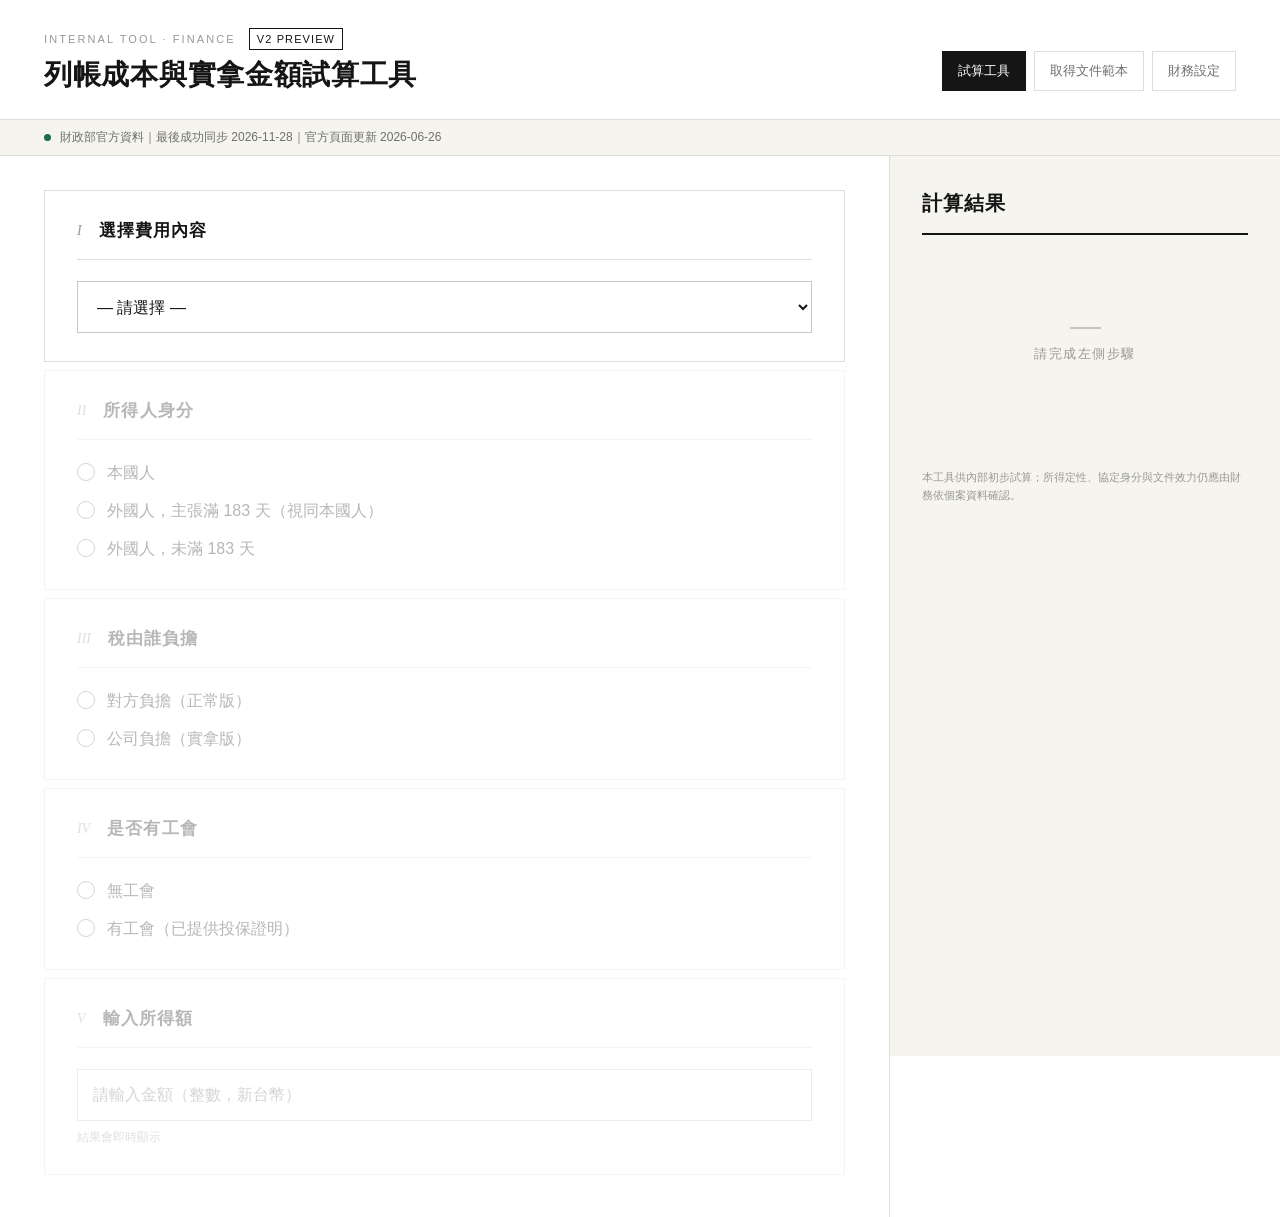
<file: v2-preview/index.html>
<!doctype html>
<html lang="zh-Hant-TW">
<head>
  <meta charset="utf-8">
  <meta name="viewport" content="width=device-width, initial-scale=1">
  <meta name="robots" content="noindex,nofollow">
  <title>Tax Calculator v2｜租稅協定預覽</title>
  <link rel="stylesheet" href="styles.css">
  <link rel="stylesheet" href="finance-settings.css">
</head>
<body>
  <header class="topbar">
    <div>
      <p class="eyebrow">INTERNAL TOOL · FINANCE <span class="preview-badge">V2 PREVIEW</span></p>
      <h1>列帳成本與實拿金額試算工具</h1>
    </div>
    <nav aria-label="功能導覽">
      <a class="nav-link active" href="./">試算工具</a>
      <a class="nav-link" href="documents.html" target="_blank" rel="noopener">取得文件範本</a>
      <button class="nav-link finance-settings-trigger" type="button" id="finance-settings-trigger">財務設定</button>
    </nav>
  </header>

  <div class="source-strip" id="source-strip" role="status">
    <span class="source-dot"></span>
    <span id="source-text">正在載入財政部租稅協定資料…</span>
  </div>

  <main class="layout">
    <section class="steps" aria-label="試算步驟">
      <article class="step" id="blk1">
        <header class="step-header"><span>I</span><h2>選擇費用內容</h2></header>
        <select id="sel-content"><option value="">— 請選擇 —</option></select>
        <div class="auto-row hidden" id="auto-info">
          <div class="auto-card"><small>所得類別</small><strong id="disp-cat">—</strong></div>
          <div class="auto-card"><small>格式代碼</small><strong id="disp-code">—</strong></div>
        </div>
      </article>

      <article class="step inactive" id="blk2">
        <header class="step-header"><span>II</span><h2 id="step2-title">所得人身分</h2></header>

        <div id="identity-regular" class="radio-group">
          <label><input type="radio" name="identity" value="local"><span>本國人</span></label>
          <label><input type="radio" name="identity" value="foreign183"><span>外國人，主張滿 183 天（視同本國人）</span></label>
          <label><input type="radio" name="identity" value="foreign"><span>外國人，未滿 183 天</span></label>
        </div>

        <div id="identity-royalty" class="radio-group hidden">
          <label><input type="radio" name="payee-location" value="local"><span>台灣給付對象</span></label>
          <label><input type="radio" name="payee-location" value="foreign183"><span>外國個人，主張滿 183 天（視同台灣居住者）</span></label>
          <label><input type="radio" name="payee-location" value="foreign"><span>境外給付對象（未滿 183 天個人／境外公司）</span></label>
        </div>

        <div class="check-panel hidden" id="checklist-183">
          <p class="panel-title">請確認以下兩項</p>
          <label><input type="checkbox" id="chk183-1">所得人已提供居留證影本</label>
          <label><input type="checkbox" id="chk183-2">已詢問財務部，確認本年度截至付款日已居留滿 183 天</label>
        </div>

        <div class="treaty-panel hidden" id="treaty-wrap">
          <div class="field-grid">
            <label class="field-label">稅務居住國
              <select id="sel-country"><option value="">— 請選擇稅務居住國 —</option></select>
              <small>請依稅籍居民證明判斷，不是看公司國籍或登記地名稱。</small>
            </label>
            <label class="field-label">預計付款日期
              <input type="date" id="payment-date">
              <small>用付款日判斷協定是否已開始適用。</small>
            </label>
          </div>

          <div id="treaty-status" class="status-card hidden" aria-live="polite">
            <div class="status-top"><span class="status-pill" id="status-pill">—</span><strong id="status-rate">—</strong></div>
            <p id="status-message"></p>
            <a id="status-source" href="https://www.mof.gov.tw/singlehtml/191?cntId=63931" target="_blank" rel="noopener">查看財政部官方資料 ↗</a>
          </div>

          <div class="document-panel hidden" id="treaty-documents">
            <div class="document-warning">
              <span class="warning-icon" aria-hidden="true">⚠</span>
              <div>
                <p class="panel-title">優惠稅率文件確認</p>
                <p><strong>請務必事先確認是否可以取得下列三個文件，才能使用優惠稅率。</strong></p>
              </div>
              <a href="documents.html" target="_blank" rel="noopener">取得文件範本 ↗</a>
            </div>
            <ul class="document-list">
              <li>Certificate of Tax Residence</li>
              <li>Signed Beneficial Owner Declaration</li>
              <li>Invoice for relevant content/license fee</li>
            </ul>
            <fieldset class="document-choice">
              <legend>以上三份文件都確定可以取得嗎？</legend>
              <label class="choice-yes"><input type="radio" name="document-availability" value="yes"><span>是，三份都可以取得 <small>→ 使用協定稅率 <b id="document-treaty-rate">—</b></small></span></label>
              <label class="choice-no"><input type="radio" name="document-availability" value="no"><span>否，或目前還不確定 <small>→ 使用非協定稅率 20%</small></span></label>
            </fieldset>
            <div class="document-decision waiting" id="document-decision">請先選擇文件是否都能取得，才能繼續試算。</div>
          </div>
        </div>
      </article>

      <article class="step inactive" id="blk3">
        <header class="step-header"><span>III</span><h2>稅由誰負擔</h2></header>
        <div class="radio-group">
          <label><input type="radio" name="taxmode" value="normal"><span>對方負擔（正常版）</span></label>
          <label><input type="radio" name="taxmode" value="net"><span>公司負擔（實拿版）</span></label>
        </div>
      </article>

      <article class="step inactive" id="blk4">
        <header class="step-header"><span>IV</span><h2>是否有工會</h2></header>
        <div class="radio-group">
          <label><input type="radio" name="union" value="no"><span>無工會</span></label>
          <label><input type="radio" name="union" value="yes"><span>有工會（已提供投保證明）</span></label>
        </div>
      </article>

      <article class="step inactive" id="blk5">
        <header class="step-header"><span>V</span><h2 id="amt-label">輸入所得額</h2></header>
        <input type="number" id="inp-amt" placeholder="請輸入金額（整數，新台幣）" min="1" step="1" inputmode="numeric">
        <p class="hint">結果會即時顯示</p>
      </article>
    </section>

    <aside class="results" aria-live="polite">
      <h2>計算結果</h2>
      <div id="result-placeholder" class="placeholder"><span></span><p>請完成左側步驟</p></div>
      <div id="result-area" class="hidden">
        <div class="result-row primary"><span>公司帳列成本：填入報支單</span><strong id="r-company">—</strong></div>
        <div class="result-row"><span>扣繳稅額</span><strong id="r-tax">—</strong></div>
        <div class="result-row"><span>補充保費</span><strong id="r-nhi">—</strong></div>
        <div class="result-row"><span>公司額外增加成本合計</span><strong id="r-extra">—</strong></div>
        <div class="result-row primary"><span id="lbl-net">給付淨額</span><strong id="r-net">—</strong></div>
        <div class="result-note" id="r-note"></div>
        <div class="rate-decision hidden" id="rate-decision">
          <span>本次實際採用稅率</span>
          <strong id="actual-rate">—</strong>
          <p id="actual-rate-reason"></p>
        </div>
      </div>
      <p class="disclaimer">本工具供內部初步試算；所得定性、協定身分與文件效力仍應由財務依個案資料確認。</p>
    </aside>
  </main>
  <script type="module" src="app.js"></script>
  <script type="module" src="finance-settings.js"></script>
</body>
</html>
</file>
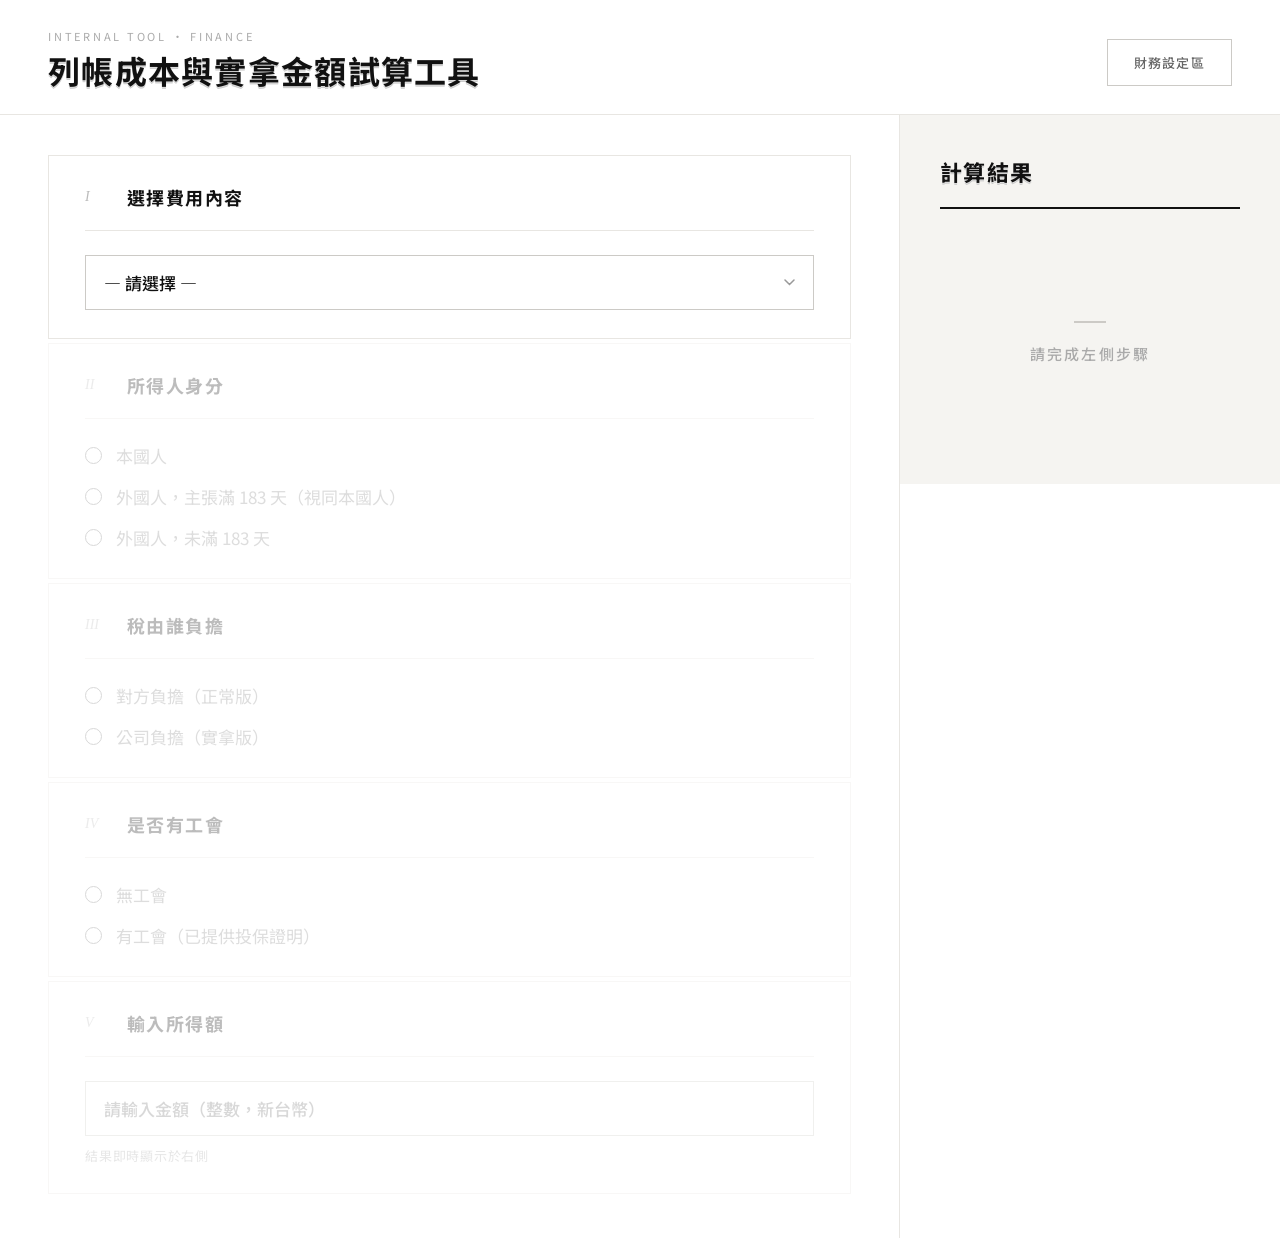
<file: tax_calculator_final (5).html>
<!DOCTYPE html>
<html lang="zh-TW">
<head>
<meta charset="UTF-8">
<meta name="viewport" content="width=device-width, initial-scale=1.0">
<title>列帳成本與實拿金額試算工具</title>
<link rel="preconnect" href="https://fonts.googleapis.com">
<link href="https://fonts.googleapis.com/css2?family=Noto+Sans+TC:wght@300;400;500;700&display=swap" rel="stylesheet">
<style>
*{box-sizing:border-box;margin:0;padding:0}
:root{
  --white:#FFFFFF;
  --bg:#FAFAF8;
  --ink:#111111;
  --ink-mid:#444444;
  --ink-light:#888888;
  --ink-dim:#AAAAAA;
  --border:#E8E6E2;
  --border-mid:#CCCAC6;
  --result-bg:#F5F4F1;
  --result-border:#DDDAD5;
}
html,body{background:var(--white);color:var(--ink);font-family:'Noto Sans TC','Microsoft JhengHei',sans-serif;font-weight:400;min-height:100vh}

/* ── Topbar ── */
.topbar{display:flex;align-items:flex-end;justify-content:space-between;padding:28px 48px;border-bottom:1px solid var(--border);background:var(--white)}
.brand-eyebrow{font-size:11px;letter-spacing:0.25em;color:var(--ink-dim);font-weight:400;margin-bottom:10px;text-transform:uppercase}
.brand-title{font-size:32px;font-weight:700;color:var(--ink);letter-spacing:0.04em;line-height:1;text-shadow:0 1px 0 #ddd,0 2px 0 #ccc}
.settings-btn{font-size:13px;letter-spacing:0.1em;text-transform:uppercase;padding:13px 26px;border:1px solid var(--border-mid);background:transparent;cursor:pointer;color:#666;font-family:'Noto Sans TC',sans-serif;font-weight:500;transition:all 0.25s;white-space:nowrap}
.settings-btn:hover{background:var(--ink);color:var(--white);border-color:var(--ink)}

/* ── Layout ── */
.main{display:grid;grid-template-columns:1fr 380px;min-height:calc(100vh - 97px)}
.left-panel{padding:40px 48px;border-right:1px solid var(--border)}
.right-panel{padding:40px 40px;background:var(--result-bg);position:sticky;top:0;height:fit-content}

/* ── Step blocks ── */
.step-block{margin-bottom:4px;background:var(--white);border:1px solid var(--border);transition:opacity 0.3s}
.step-block.inactive{opacity:0.28;pointer-events:none}
.step-inner{padding:28px 36px}
.step-header{display:flex;align-items:center;gap:20px;padding-bottom:20px;border-bottom:1px solid var(--border);margin-bottom:24px}
.step-num{font-size:14px;color:#BBB;font-style:italic;font-family:Georgia,serif;min-width:22px;flex-shrink:0}
.step-label{font-size:18px;font-weight:700;color:var(--ink);letter-spacing:0.08em;text-transform:uppercase}

/* ── Auto tags ── */
.auto-row{display:flex;gap:12px;margin-top:18px}
.auto-card{flex:1;padding:16px 18px;background:var(--bg);border:1px solid var(--border);border-top:2px solid var(--ink)}
.auto-card-label{font-size:11px;letter-spacing:0.15em;text-transform:uppercase;color:var(--ink-dim);margin-bottom:8px;font-weight:500}
.auto-card-val{font-size:18px;color:var(--ink);font-weight:700}

/* ── Form elements ── */
select,input[type=number]{
  width:100%;padding:14px 18px;
  font-size:17px;font-family:'Noto Sans TC',sans-serif;font-weight:500;
  border:1px solid var(--border-mid);background:var(--white);color:var(--ink);
  outline:none;transition:border-color 0.2s;
  appearance:none;-webkit-appearance:none;
  background-image:url("data:image/svg+xml,%3Csvg xmlns='http://www.w3.org/2000/svg' width='11' height='7' viewBox='0 0 11 7'%3E%3Cpath d='M1 1l4.5 4.5L10 1' stroke='%23999' stroke-width='1.5' fill='none' stroke-linecap='round'/%3E%3C/svg%3E");
  background-repeat:no-repeat;background-position:right 18px center;
}
select option{background:var(--white);color:var(--ink)}
input[type=number]{background-image:none}
select:focus,input[type=number]:focus{border-color:var(--ink)}
.radio-group{display:flex;flex-direction:column;gap:16px}
.radio-opt{display:flex;align-items:center;gap:14px;font-size:17px;font-weight:400;color:var(--ink-light);cursor:pointer;transition:color 0.2s}
.radio-opt:hover{color:var(--ink)}
.radio-opt input[type=radio]{width:17px;height:17px;flex-shrink:0;cursor:pointer;accent-color:var(--ink)}
.radio-opt input[type=radio]:checked+span{color:var(--ink);font-weight:500}

/* ── Checklist ── */
.checklist{margin-top:20px;padding:20px 24px;background:var(--bg);border-left:3px solid var(--ink-dim)}
.checklist-title{font-size:13px;letter-spacing:0.12em;text-transform:uppercase;color:var(--ink-light);margin-bottom:14px;font-weight:500}
.check-item{display:flex;align-items:flex-start;gap:12px;font-size:16px;font-weight:400;color:var(--ink-light);margin-bottom:12px;cursor:pointer;line-height:1.7}
.check-item input[type=checkbox]{width:16px;height:16px;margin-top:3px;accent-color:var(--ink);flex-shrink:0;cursor:pointer}

/* ── Treaty ── */
.treaty-label{font-size:13px;letter-spacing:0.08em;color:var(--ink-light);margin-bottom:10px;margin-top:22px;display:block;font-weight:500}
.treaty-result{font-size:15px;margin-top:10px;padding:13px 18px;background:var(--bg);border:1px solid var(--border-mid);color:var(--ink-mid);font-weight:500}

/* ── Amount hint ── */
.amount-hint{font-size:13px;color:var(--ink-dim);margin-top:10px;letter-spacing:0.06em}

/* ── Result panel ── */
.result-title{font-size:22px;font-weight:700;color:var(--ink);letter-spacing:0.06em;text-transform:uppercase;text-shadow:0 1px 0 #ddd,0 2px 0 #ccc;margin-bottom:32px;padding-bottom:20px;border-bottom:2px solid var(--ink)}
.result-item{padding:22px 0;border-bottom:1px solid var(--result-border)}
.result-item:last-of-type{border-bottom:none}
.result-item-label{font-size:17px;color:var(--ink-mid);margin-bottom:10px;font-weight:700;letter-spacing:0.02em}
.result-item-val{font-size:38px;font-weight:700;color:var(--ink);letter-spacing:-0.01em;text-shadow:0 1px 0 #ddd,0 2px 0 #ccc}
.result-item-val.secondary{font-size:30px;font-weight:500;color:#666;text-shadow:none}
.result-note{font-size:15px;color:var(--ink-dim);margin-top:20px;line-height:2.2;letter-spacing:0.04em;border-top:1px solid var(--result-border);padding-top:18px;font-weight:500}
.result-placeholder{text-align:center;padding:80px 0}
.result-placeholder-rule{width:32px;height:2px;background:var(--border-mid);margin:0 auto 20px}
.result-placeholder-text{font-size:15px;letter-spacing:0.15em;text-transform:uppercase;color:var(--ink-dim);font-weight:500}

/* ── Settings overlay ── */
.settings-overlay{position:fixed;top:0;left:0;width:100%;height:100%;background:rgba(0,0,0,0.5);z-index:100;display:flex;align-items:center;justify-content:center}
.settings-modal{background:var(--white);width:90%;max-width:620px;max-height:88vh;overflow-y:auto;border:1px solid var(--border)}
.settings-top{padding:32px 40px 0;border-bottom:1px solid var(--border)}
.settings-title{font-size:26px;font-weight:700;color:var(--ink);margin-bottom:24px;letter-spacing:0.04em;text-shadow:0 1px 0 #ddd}
.tab-bar{display:flex}
.tab{padding:12px 20px;font-size:12px;letter-spacing:0.12em;text-transform:uppercase;cursor:pointer;color:var(--ink-dim);border-bottom:2px solid transparent;margin-bottom:-1px;font-family:'Noto Sans TC',sans-serif;font-weight:500;transition:all 0.2s}
.tab:hover{color:var(--ink-mid)}
.tab.active{color:var(--ink);border-bottom-color:var(--ink)}
.settings-body{padding:32px 40px}
.settings-section{margin-bottom:24px;padding-bottom:24px;border-bottom:1px solid var(--border)}
.settings-section:last-child{border-bottom:none;margin-bottom:0;padding-bottom:0}
.settings-section h3{font-size:11px;letter-spacing:0.2em;text-transform:uppercase;color:var(--ink-dim);margin-bottom:16px;font-weight:500}
.settings-row{display:flex;align-items:center;gap:12px;margin-bottom:10px;font-size:14px;font-weight:400;color:var(--ink-mid)}
.settings-row label{flex:1}
.settings-row input[type=number],.settings-row input[type=text],.settings-row input[type=password]{width:160px;padding:9px 14px;font-size:14px;margin-top:0}
.item-row{display:flex;gap:8px;margin-bottom:8px;align-items:center}
.item-row input[type=text]{flex:2;padding:9px 14px;font-size:13px;margin-top:0}
.item-row select{flex:1;padding:9px 14px;font-size:13px;margin-top:0;background-position:right 10px center}
.btn-del{background:none;border:1px solid var(--border);padding:7px 12px;cursor:pointer;color:var(--ink-dim);font-size:12px;font-family:'Noto Sans TC',sans-serif;transition:all 0.2s}
.btn-del:hover{border-color:#c44;color:#c44}
.btn-add{background:none;border:1px solid var(--border-mid);padding:9px 20px;cursor:pointer;color:var(--ink-mid);font-size:12px;margin-top:8px;font-family:'Noto Sans TC',sans-serif;font-weight:500;letter-spacing:0.1em;text-transform:uppercase;transition:all 0.2s}
.btn-add:hover{border-color:var(--ink);color:var(--ink)}
.btn-save{background:var(--ink);color:var(--white);border:none;padding:12px 30px;cursor:pointer;font-size:13px;margin-top:16px;font-family:'Noto Sans TC',sans-serif;font-weight:500;letter-spacing:0.12em;text-transform:uppercase;transition:background 0.2s}
.btn-save:hover{background:#333}
.btn-close{background:none;border:1px solid var(--border-mid);padding:11px 24px;cursor:pointer;font-size:13px;color:var(--ink-mid);font-family:'Noto Sans TC',sans-serif;font-weight:500;letter-spacing:0.1em;text-transform:uppercase;margin-left:8px;transition:all 0.2s}
.btn-close:hover{border-color:var(--ink);color:var(--ink)}
.settings-footer{padding:20px 40px;border-top:1px solid var(--border);display:flex;justify-content:flex-end}
.pw-label{font-size:12px;letter-spacing:0.15em;text-transform:uppercase;color:var(--ink-dim);margin-bottom:10px;display:block;font-weight:500}
.pw-wrap{margin-bottom:22px}
.pw-wrap input{width:100%;padding:13px 18px;font-size:15px;margin-top:0}
.pw-err{color:#C44040;font-size:13px;margin-top:8px;letter-spacing:0.04em;font-weight:500}
.hidden{display:none}

@media(max-width:600px){
  html,body{font-size:20px}
  .topbar{padding:20px;flex-wrap:wrap;gap:14px;background:#fff;border-bottom:3px solid var(--ink)}
  .brand-eyebrow{font-size:12px;letter-spacing:0.15em}
  .brand-title{font-size:22px;letter-spacing:0.01em;line-height:1.2;white-space:nowrap;overflow:hidden;text-overflow:ellipsis}
  .settings-btn{font-size:16px;padding:16px 20px;width:100%;text-align:center}
  .main{grid-template-columns:1fr}
  .right-panel{position:static;border-top:3px solid var(--ink);border-left:none}
  .left-panel{padding:0}
  .right-panel{padding:16px}
  .step-block{margin-bottom:0;border-radius:0;min-height:140px;border-left:none;border-right:none;border-top:none;border-bottom:3px solid var(--ink)}
  .step-inner{padding:24px;min-height:140px;display:flex;flex-direction:column;justify-content:flex-start}
  .step-header{gap:16px;margin-bottom:22px;padding-bottom:18px}
  .step-num{font-size:16px}
  .step-label{font-size:22px;letter-spacing:0.06em}
  .radio-group{gap:22px}
  .radio-opt{font-size:20px;gap:16px}
  .radio-opt input[type=radio]{width:24px;height:24px;flex-shrink:0}
  select,input[type=number]{font-size:20px;padding:18px 18px}
  .auto-row{gap:12px;margin-top:18px}
  .auto-card{padding:16px 18px}
  .auto-card-label{font-size:12px;margin-bottom:8px}
  .auto-card-val{font-size:22px}
  .check-item{font-size:19px;gap:14px;margin-bottom:16px;line-height:1.6}
  .check-item input[type=checkbox]{width:22px;height:22px;margin-top:2px}
  .checklist{padding:22px;margin-top:22px}
  .checklist-title{font-size:15px;margin-bottom:16px}
  .treaty-label{font-size:17px;margin-top:24px;margin-bottom:12px}
  .treaty-result{font-size:19px;padding:16px 18px}
  .amount-hint{font-size:15px;margin-top:12px}
  .result-title{font-size:22px;margin-bottom:24px;padding-bottom:18px}
  .result-item{padding:22px 0}
  .result-item-label{font-size:18px;margin-bottom:10px}
  .result-item-val{font-size:34px}
  .result-item-val.primary{font-size:40px}
  .result-item-val.secondary{font-size:28px}
  .result-note{font-size:16px;line-height:2;margin-top:20px;padding-top:18px}
  .result-placeholder{padding:60px 0}
  .result-placeholder-text{font-size:17px}
  .settings-modal{width:96%;max-height:92vh}
  .settings-top{padding:24px 22px 0}
  .settings-title{font-size:24px;margin-bottom:20px}
  .settings-body{padding:22px}
  .settings-footer{padding:16px 22px}
  .tab{padding:12px 14px;font-size:13px}
  .settings-section h3{font-size:12px;margin-bottom:14px}
  .settings-row{font-size:16px;margin-bottom:14px}
  .btn-save{font-size:15px;padding:14px 28px}
  .btn-close{font-size:15px;padding:13px 22px}
  .pw-wrap input{font-size:20px;padding:16px 18px}
  .pw-label{font-size:14px;margin-bottom:10px}
}
</style>
</head>
<body>

<div class="topbar">
  <div class="brand">
    <div class="brand-eyebrow">Internal Tool · Finance</div>
    <div class="brand-title">列帳成本與實拿金額試算工具</div>
  </div>
  <button class="settings-btn" onclick="openSettings()">財務設定區</button>
</div>

<div class="main">
  <div class="left-panel">

    <div class="step-block" id="blk1">
      <div class="step-inner">
        <div class="step-header">
          <div class="step-num">I</div>
          <div class="step-label">選擇費用內容</div>
        </div>
        <select id="sel-content" onchange="onContent()"><option value="">— 請選擇 —</option></select>
        <div class="auto-row hidden" id="auto-info">
          <div class="auto-card"><div class="auto-card-label">所得類別</div><div class="auto-card-val" id="disp-cat">—</div></div>
          <div class="auto-card"><div class="auto-card-label">格式代碼</div><div class="auto-card-val" id="disp-code">—</div></div>
        </div>
      </div>
    </div>

    <div class="step-block inactive" id="blk2">
      <div class="step-inner">
        <div class="step-header">
          <div class="step-num">II</div>
          <div class="step-label">所得人身分</div>
        </div>
        <div class="radio-group">
          <label class="radio-opt"><input type="radio" name="identity" value="local" onchange="onIdentity()"> <span>本國人</span></label>
          <label class="radio-opt"><input type="radio" name="identity" value="foreign183" onchange="onIdentity()"> <span>外國人，主張滿 183 天（視同本國人）</span></label>
          <label class="radio-opt"><input type="radio" name="identity" value="foreign" onchange="onIdentity()"> <span>外國人，未滿 183 天</span></label>
        </div>
        <div class="checklist hidden" id="checklist-183">
          <div class="checklist-title">請確認以下兩項，才能視同本國人</div>
          <label class="check-item"><input type="checkbox" id="chk1" onchange="onCheck()"> 所得人已提供居留證影本</label>
          <label class="check-item"><input type="checkbox" id="chk2" onchange="onCheck()"> 已詢問財務部，確認本年度截至付款日已居留滿 183 天</label>
        </div>
        <div class="hidden" id="treaty-wrap">
          <span class="treaty-label">所得人國籍（判斷是否適用租稅協定）</span>
          <select id="sel-country" onchange="onCountry()"></select>
          <div id="disp-treaty" class="treaty-result hidden"></div>
        </div>
      </div>
    </div>

    <div class="step-block inactive" id="blk3">
      <div class="step-inner">
        <div class="step-header">
          <div class="step-num">III</div>
          <div class="step-label">稅由誰負擔</div>
        </div>
        <div class="radio-group">
          <label class="radio-opt"><input type="radio" name="taxmode" value="normal" onchange="onTaxMode()"> <span>對方負擔（正常版）</span></label>
          <label class="radio-opt"><input type="radio" name="taxmode" value="net" onchange="onTaxMode()"> <span>公司負擔（實拿版）</span></label>
        </div>
      </div>
    </div>

    <div class="step-block inactive" id="blk4">
      <div class="step-inner">
        <div class="step-header">
          <div class="step-num">IV</div>
          <div class="step-label">是否有工會</div>
        </div>
        <div class="radio-group">
          <label class="radio-opt"><input type="radio" name="union" value="no" onchange="onUnion()"> <span>無工會</span></label>
          <label class="radio-opt"><input type="radio" name="union" value="yes" onchange="onUnion()"> <span>有工會（已提供投保證明）</span></label>
        </div>
      </div>
    </div>

    <div class="step-block inactive" id="blk5">
      <div class="step-inner">
        <div class="step-header">
          <div class="step-num">V</div>
          <div class="step-label" id="amt-label">輸入所得額</div>
        </div>
        <input type="number" id="inp-amt" placeholder="請輸入金額（整數，新台幣）" min="0" step="1" oninput="calculate()">
        <div class="amount-hint">結果即時顯示於右側</div>
      </div>
    </div>

  </div>

  <div class="right-panel">
    <div class="result-title">計算結果</div>
    <div id="result-placeholder" class="result-placeholder">
      <div class="result-placeholder-rule"></div>
      <div class="result-placeholder-text">請完成左側步驟</div>
    </div>
    <div id="result-area" class="hidden">
      <div class="result-item">
        <div class="result-item-label" id="lbl-company">公司帳列的成本金額：填入報支單</div>
        <div class="result-item-val" id="r-company">—</div>
      </div>
      <div class="result-item">
        <div class="result-item-label">扣繳稅額</div>
        <div class="result-item-val secondary" id="r-tax">—</div>
      </div>
      <div class="result-item">
        <div class="result-item-label">補充保費</div>
        <div class="result-item-val secondary" id="r-nhi">—</div>
      </div>
      <div class="result-item">
        <div class="result-item-label">公司要額外增加的成本合計</div>
        <div class="result-item-val secondary" id="r-extra">—</div>
      </div>
      <div class="result-item">
        <div class="result-item-label" id="lbl-net">給付淨額</div>
        <div class="result-item-val" id="r-net">—</div>
      </div>
      <div class="result-note" id="r-note"></div>
    </div>
  </div>
</div>

<!-- Settings -->
<div class="settings-overlay hidden" id="settings-overlay">
  <div class="settings-modal">
    <div class="settings-top">
      <div class="settings-title">財務設定區</div>
      <div id="pw-section">
        <div class="pw-wrap">
          <span class="pw-label">請輸入財務設定密碼</span>
          <input type="password" id="pw-input" placeholder="密碼" onkeydown="if(event.key==='Enter')verifyPw()">
          <div class="pw-err hidden" id="pw-err">密碼錯誤，請重試</div>
        </div>
        <button class="btn-save" onclick="verifyPw()">確認</button>
        <button class="btn-close" onclick="closeSettings()">取消</button>
      </div>
      <div id="tab-nav" class="tab-bar hidden">
        <div class="tab active" onclick="showTab('tab-rates')">稅率參數</div>
        <div class="tab" onclick="showTab('tab-items')">費用內容</div>
        <div class="tab" onclick="showTab('tab-treaty')">租稅協定國家</div>
        <div class="tab" onclick="showTab('tab-pw')">修改密碼</div>
      </div>
    </div>
    <div id="settings-content" class="hidden">
      <div class="settings-body">
        <div id="tab-rates">
          <div class="settings-section">
            <h3>補充保費</h3>
            <div class="settings-row"><label>補充保費率（%）</label><input type="number" id="cfg-nhib" step="0.001" min="0"></div>
            <div class="settings-row"><label>勞務補充保費起扣點（元）</label><input type="number" id="cfg-nhi-labor" step="1" min="0"></div>
            <div class="settings-row"><label>薪資補充保費起扣點（元）</label><input type="number" id="cfg-nhi-salary" step="1" min="0"></div>
          </div>
          <div class="settings-section">
            <h3>薪資所得扣繳</h3>
            <div class="settings-row"><label>薪資扣繳起扣點（元）</label><input type="number" id="cfg-salary-threshold" step="1" min="0"></div>
            <div class="settings-row"><label>薪資扣繳稅率（%）</label><input type="number" id="cfg-salary-rate" step="0.1" min="0"></div>
          </div>
          <div class="settings-section" style="border:none;margin:0;padding:0">
            <h3>勞務所得扣繳</h3>
            <div class="settings-row"><label>勞務扣繳起扣點（元）</label><input type="number" id="cfg-labor-threshold" step="1" min="0"></div>
            <div class="settings-row"><label>勞務扣繳稅率（%）</label><input type="number" id="cfg-labor-rate" step="0.1" min="0"></div>
          </div>
          <button class="btn-save" onclick="saveRates()">儲存稅率參數</button>
        </div>
        <div id="tab-items" class="hidden">
          <div style="font-size:13px;color:var(--ink-dim);margin-bottom:16px;letter-spacing:0.04em">新增、修改或刪除費用內容項目</div>
          <div id="items-list"></div>
          <button class="btn-add" onclick="addItem()">＋ 新增費用內容</button>
          <br><button class="btn-save" onclick="saveItems()">儲存費用內容</button>
        </div>
        <div id="tab-treaty" class="hidden">
          <div style="font-size:13px;color:var(--ink-dim);margin-bottom:16px;letter-spacing:0.04em">列於此清單的國家適用租稅協定（權利金稅率10%）</div>
          <div id="treaty-list"></div>
          <button class="btn-add" onclick="addTreaty()">＋ 新增國家</button>
          <br><button class="btn-save" onclick="saveTreaty()">儲存租稅協定國家</button>
        </div>
        <div id="tab-pw" class="hidden">
          <div class="settings-section" style="border:none;margin:0;padding:0">
            <h3>修改財務設定密碼</h3>
            <div class="settings-row" style="flex-direction:column;align-items:flex-start;gap:6px">
              <label>新密碼</label><input type="password" id="new-pw1" placeholder="請輸入新密碼" style="width:100%;margin-top:0">
            </div>
            <div class="settings-row" style="flex-direction:column;align-items:flex-start;gap:6px;margin-top:10px">
              <label>確認新密碼</label><input type="password" id="new-pw2" placeholder="再輸入一次新密碼" style="width:100%;margin-top:0">
            </div>
            <div class="pw-err hidden" id="pw-change-err"></div>
            <button class="btn-save" onclick="changePw()">確認修改密碼</button>
          </div>
        </div>
      </div>
      <div class="settings-footer">
        <button class="btn-close" onclick="closeSettings()">關閉設定</button>
      </div>
    </div>
  </div>
</div>

<script>
const DEFAULT_CONFIG={
  password:'finance2026',nhib:2.11,nhiLaborThreshold:20000,nhiSalaryThreshold:29500,
  salaryThreshold:90501,salaryRate:5,laborThreshold:20010,laborRate:10,
  items:[
    {name:'彩妝',cat:'薪資所得',code:'50'},{name:'造型',cat:'薪資所得',code:'50'},
    {name:'髮型',cat:'薪資所得',code:'50'},{name:'攝影（網站及行銷活動）',cat:'薪資所得',code:'50'},
    {name:'燈光',cat:'薪資所得',code:'50'},{name:'發表於官網及FB之文字稿費',cat:'薪資所得',code:'50'},
    {name:'部落客費用',cat:'薪資所得',code:'50'},{name:'達人費',cat:'薪資所得',code:'50'},
    {name:'主持費',cat:'薪資所得',code:'50'},{name:'出席費／車馬費',cat:'薪資所得',code:'50'},
    {name:'設計費（網站）',cat:'薪資所得',code:'50'},{name:'影片後製／剪接',cat:'薪資所得',code:'50'},
    {name:'插畫（網站）',cat:'薪資所得',code:'50'},{name:'臨時工資（工讀生）',cat:'薪資所得',code:'50'},
    {name:'道具',cat:'薪資所得',code:'50'},{name:'講師費',cat:'薪資所得',code:'50'},
    {name:'訓練費',cat:'薪資所得',code:'50'},{name:'諮詢費／顧問費',cat:'薪資所得',code:'50'},
    {name:'廣告流量監測',cat:'薪資所得',code:'50'},
    {name:'模特兒',cat:'執行業務',code:'9A'},{name:'表演費',cat:'執行業務',code:'9A'},
    {name:'會計師',cat:'執行業務',code:'9A'},{name:'律師',cat:'執行業務',code:'9A'},
    {name:'程式設計／網頁設計',cat:'執行業務',code:'9A'},
    {name:'刊載於平面雜誌上之稿費',cat:'執行業務',code:'9B'},
    {name:'美編設計費（平面）',cat:'執行業務',code:'9B'},{name:'攝影費（平面）',cat:'執行業務',code:'9B'},
    {name:'插畫（平面）',cat:'執行業務',code:'9B'},{name:'場地佈置（平面）',cat:'執行業務',code:'9B'},
    {name:'翻譯費',cat:'執行業務',code:'9B'},{name:'版稅',cat:'執行業務',code:'9B'},
    {name:'編劇',cat:'執行業務',code:'9B'},{name:'作曲（含配樂）',cat:'執行業務',code:'9B'},
    {name:'購買圖片／文字使用費',cat:'權利金',code:'53'},
    {name:'抽獎之獎金及獎品',cat:'機會中獎',code:'91'}
  ],
  treatyCountries:['澳大利亞','奧地利','比利時','加拿大','捷克','丹麥','法國','德國','匈牙利','印尼','以色列','義大利','日本','吉里巴斯','盧森堡','馬來西亞','荷蘭','紐西蘭','北馬其頓','巴拉圭','塞內加爾','新加坡','斯洛伐克','南非','史瓦帝尼','瑞典','瑞士','英國','越南']
};

function loadConfig(){try{const s=localStorage.getItem('taxCalcFinal');return s?JSON.parse(s):JSON.parse(JSON.stringify(DEFAULT_CONFIG));}catch(e){return JSON.parse(JSON.stringify(DEFAULT_CONFIG));}}
function saveConfig(cfg){localStorage.setItem('taxCalcFinal',JSON.stringify(cfg));}
let CFG=loadConfig();
let S={code:'',cat:'',identity:'',taxmode:'',union:'',treaty:null};

function fmt(n){return 'NT$ '+Math.round(Math.abs(n)).toLocaleString('zh-TW');}
function act(id,on){document.getElementById(id).classList.toggle('inactive',!on);}

function initContentSelect(){
  const sel=document.getElementById('sel-content');sel.innerHTML='<option value="">— 請選擇 —</option>';
  const groups={};CFG.items.forEach(item=>{const key=item.cat+'|'+item.code;if(!groups[key])groups[key]={cat:item.cat,code:item.code,items:[]};groups[key].items.push(item.name);});
  Object.values(groups).forEach(g=>{const og=document.createElement('optgroup');og.label=g.cat+' ('+g.code+')';g.items.forEach(name=>{const o=document.createElement('option');o.value=name+'|'+g.cat+'|'+g.code;o.textContent=name;og.appendChild(o);});sel.appendChild(og);});
}

function initCountrySelect(){
  const sel=document.getElementById('sel-country');sel.innerHTML='<option value="">— 請選擇國籍 —</option>';
  CFG.treatyCountries.forEach(c=>{const o=document.createElement('option');o.value='treaty:'+c;o.textContent=c;sel.appendChild(o);});
  const other=document.createElement('option');other.value='no-treaty';other.textContent='其他國家';sel.appendChild(other);
}

function onContent(){
  const v=document.getElementById('sel-content').value;document.getElementById('auto-info').classList.toggle('hidden',!v);
  if(!v){resetFrom(2);return;}const p=v.split('|');S.cat=p[1];S.code=p[2];
  document.getElementById('disp-cat').textContent=S.cat;document.getElementById('disp-code').textContent=S.code;
  resetFrom(2);act('blk2',true);
}

function onIdentity(){
  S.identity=document.querySelector('input[name=identity]:checked').value;
  document.getElementById('checklist-183').classList.toggle('hidden',S.identity!=='foreign183');
  document.getElementById('chk1').checked=false;document.getElementById('chk2').checked=false;
  const showTreaty=S.identity==='foreign'&&S.code==='53';
  document.getElementById('treaty-wrap').classList.toggle('hidden',!showTreaty);
  document.getElementById('disp-treaty').classList.add('hidden');
  if(showTreaty)document.getElementById('sel-country').value='';
  S.treaty=null;resetFrom(3);
  if(S.identity==='local')goStep3();
  else if(S.identity==='foreign'&&S.code!=='53')goStep3();
}

function onCheck(){const ok=document.getElementById('chk1').checked&&document.getElementById('chk2').checked;resetFrom(3);if(ok)goStep3();}

function onCountry(){
  const v=document.getElementById('sel-country').value;if(!v)return;S.treaty=(v!=='no-treaty');
  const el=document.getElementById('disp-treaty');el.classList.remove('hidden');
  el.textContent=S.treaty?'✓ 適用租稅協定，權利金稅率 10%':'✗ 非租稅協定國家，稅率 20%';
  resetFrom(3);act('blk3',true);
}

function goStep3(){if(S.code==='91'){S.taxmode='normal';act('blk3',false);goStep4();return;}act('blk3',true);}
function onTaxMode(){S.taxmode=document.querySelector('input[name=taxmode]:checked').value;resetFrom(4);goStep4();}

function goStep4(){
  const isLocal=(S.identity==='local'||S.identity==='foreign183');
  const needUnion=isLocal&&(S.code==='50'||S.code==='9A'||S.code==='9B');
  if(needUnion){act('blk4',true);}else{S.union='no';act('blk4',false);goStep5();}
}

function onUnion(){S.union=document.querySelector('input[name=union]:checked').value;resetFrom(5);goStep5();}

function goStep5(){
  document.getElementById('amt-label').textContent=S.taxmode==='net'?'輸入實拿金額':'輸入所得額';
  act('blk5',true);document.getElementById('inp-amt').value='';
  document.getElementById('result-area').classList.add('hidden');document.getElementById('result-placeholder').classList.remove('hidden');
}

function resetFrom(step){
  if(step<=3){S.taxmode='';document.querySelectorAll('input[name=taxmode]').forEach(r=>r.checked=false);act('blk3',false);}
  if(step<=4){S.union='';document.querySelectorAll('input[name=union]').forEach(r=>r.checked=false);act('blk4',false);}
  if(step<=5){act('blk5',false);document.getElementById('result-area').classList.add('hidden');document.getElementById('result-placeholder').classList.remove('hidden');}
}

function calculate(){
  const raw=parseFloat(document.getElementById('inp-amt').value);
  if(!raw||raw<=0){document.getElementById('result-area').classList.add('hidden');document.getElementById('result-placeholder').classList.remove('hidden');return;}
  const isLocal=(S.identity==='local'||S.identity==='foreign183');
  const isForeign=S.identity==='foreign';
  const isNet=S.taxmode==='net';const hasUnion=S.union==='yes';const code=S.code;
  const NHIB=CFG.nhib/100;
  const salaryThr=CFG.salaryThreshold;const salaryRate=CFG.salaryRate/100;
  const laborThr=CFG.laborThreshold;const laborRate=CFG.laborRate/100;
  const nhiLaborThr=CFG.nhiLaborThreshold;const nhiSalaryThr=CFG.nhiSalaryThreshold;
  let company,taxAmt,nhiAmt=0,net,notes=[];

  if(isForeign){
    if(code==='50'){
      if(!isNet){const rate=raw<=44250?0.06:0.18;company=raw;taxAmt=Math.round(raw*rate);notes.push(raw<=44250?'稅率6%（≤44,250）':'稅率18%（>44,250）');}
      else{const boundary=Math.round(44250*(1-0.06));const rate=raw<=boundary?0.06:0.18;company=Math.round(raw/(1-rate));taxAmt=Math.round(company*rate);notes.push(rate===0.06?'稅率6%（≤44,250）':'稅率18%（>44,250）');}
    } else if(code==='9A'){
      if(!isNet){company=raw;taxAmt=Math.round(raw*0.20);}
      else{company=Math.round(raw/(1-0.20));taxAmt=Math.round(company*0.20);}
      notes.push('稅率20%');
    } else if(code==='9B'){
      if(!isNet){company=raw;if(raw<=5000){taxAmt=0;notes.push('單次給付≤5,000，免扣繳');}else{taxAmt=Math.round(raw*0.20);notes.push('單次給付>5,000，稅率20%');}}
      else{if(raw<=5000){company=raw;taxAmt=0;notes.push('單次給付≤5,000，免扣繳');}else{company=Math.round(raw/(1-0.20));taxAmt=Math.round(company*0.20);notes.push('稅率20%');}}
    } else if(code==='53'){
      const rate=S.treaty?0.10:0.20;
      if(!isNet){company=raw;taxAmt=Math.round(raw*rate);}
      else{company=Math.round(raw/(1-rate));taxAmt=Math.round(company*rate);}
      notes.push(S.treaty?'租稅協定稅率10%':'無租稅協定稅率20%');
    } else if(code==='91'){
      company=raw;taxAmt=Math.round(raw*0.20);notes.push('稅率20%');
    }
    net=company-taxAmt;
  } else {
    let taxRate,taxThreshold,nhiThreshold;
    if(code==='50'){taxRate=salaryRate;taxThreshold=salaryThr;nhiThreshold=nhiSalaryThr;}
    else if(code==='9A'||code==='9B'){taxRate=laborRate;taxThreshold=laborThr;nhiThreshold=nhiLaborThr;}
    else{taxRate=laborRate;taxThreshold=laborThr;nhiThreshold=999999999;}
    const nhiRate=hasUnion?0:NHIB;

    if(!isNet){
      company=raw;
      taxAmt=raw>=taxThreshold?Math.round(raw*taxRate):0;
      nhiAmt=(nhiRate>0&&raw>=nhiThreshold)?Math.round(raw*nhiRate):0;
    } else {
      if(code==='50'){
        if(raw<nhiThreshold){company=raw;}
        else{const mid=Math.round(taxThreshold*(1-nhiRate));if(raw<mid){company=Math.round(raw/(1-nhiRate));}else{company=Math.round(raw/(1-taxRate-nhiRate));}}
      } else if(code==='9A'||code==='9B'){
        if(hasUnion){if(raw<taxThreshold){company=raw;}else{const c=Math.round(raw/(1-taxRate));company=c>=taxThreshold?c:raw;}}
        else{const nhiLimit=Math.round(nhiThreshold*(1-nhiRate));if(raw<nhiLimit){company=raw;}else{const c=Math.round(raw/(1-taxRate-nhiRate));company=c>=taxThreshold?c:raw;}}
      } else {
        if(raw<taxThreshold){company=raw;}else{const c=Math.round(raw/(1-taxRate));company=c>=taxThreshold?c:raw;}
      }
      taxAmt=company>=taxThreshold?Math.round(company*taxRate):0;
      nhiAmt=(nhiRate>0&&company>=nhiThreshold)?Math.round(company*nhiRate):0;
    }
    net=company-taxAmt-nhiAmt;
    if(taxAmt>0)notes.push('扣繳稅率'+(taxRate*100).toFixed(0)+'%');else notes.push('未達起扣標準，免扣繳');
    if(nhiRate>0){nhiAmt>0?notes.push('補充保費率'+CFG.nhib+'%'):notes.push('未達補充保費起扣標準');}
    if(hasUnion)notes.push('有工會，免扣補充保費');
  }

  const extraCost=company-net;
  document.getElementById('lbl-company').textContent='公司帳列的成本金額：填入報支單';
  document.getElementById('lbl-net').textContent=isNet?'驗算後所得人實拿的金額':'給付淨額';
  document.getElementById('r-company').textContent=fmt(company);
  document.getElementById('r-tax').textContent=fmt(taxAmt);
  document.getElementById('r-nhi').textContent=fmt(nhiAmt);
  document.getElementById('r-extra').textContent='NT$ '+extraCost.toLocaleString('zh-TW');
  document.getElementById('r-net').textContent=fmt(net);
  document.getElementById('r-note').textContent=notes.join('　·　');
  document.getElementById('result-placeholder').classList.add('hidden');
  document.getElementById('result-area').classList.remove('hidden');
}

function openSettings(){document.getElementById('settings-overlay').classList.remove('hidden');document.getElementById('pw-section').classList.remove('hidden');document.getElementById('tab-nav').classList.add('hidden');document.getElementById('settings-content').classList.add('hidden');document.getElementById('pw-input').value='';document.getElementById('pw-err').classList.add('hidden');}
function closeSettings(){document.getElementById('settings-overlay').classList.add('hidden');}
function verifyPw(){const pw=document.getElementById('pw-input').value;if(pw===CFG.password){document.getElementById('pw-section').classList.add('hidden');document.getElementById('tab-nav').classList.remove('hidden');document.getElementById('settings-content').classList.remove('hidden');loadSettingsUI();showTab('tab-rates');}else{document.getElementById('pw-err').classList.remove('hidden');}}
function showTab(id){['tab-rates','tab-items','tab-treaty','tab-pw'].forEach(t=>{document.getElementById(t).classList.toggle('hidden',t!==id);});document.querySelectorAll('.tab').forEach((t,i)=>{const ids=['tab-rates','tab-items','tab-treaty','tab-pw'];t.classList.toggle('active',ids[i]===id);});}
function loadSettingsUI(){document.getElementById('cfg-nhib').value=CFG.nhib;document.getElementById('cfg-nhi-labor').value=CFG.nhiLaborThreshold;document.getElementById('cfg-nhi-salary').value=CFG.nhiSalaryThreshold;document.getElementById('cfg-salary-threshold').value=CFG.salaryThreshold;document.getElementById('cfg-salary-rate').value=CFG.salaryRate;document.getElementById('cfg-labor-threshold').value=CFG.laborThreshold;document.getElementById('cfg-labor-rate').value=CFG.laborRate;renderItems();renderTreaty();}
function saveRates(){CFG.nhib=parseFloat(document.getElementById('cfg-nhib').value);CFG.nhiLaborThreshold=parseInt(document.getElementById('cfg-nhi-labor').value);CFG.nhiSalaryThreshold=parseInt(document.getElementById('cfg-nhi-salary').value);CFG.salaryThreshold=parseInt(document.getElementById('cfg-salary-threshold').value);CFG.salaryRate=parseFloat(document.getElementById('cfg-salary-rate').value);CFG.laborThreshold=parseInt(document.getElementById('cfg-labor-threshold').value);CFG.laborRate=parseFloat(document.getElementById('cfg-labor-rate').value);saveConfig(CFG);alert('稅率參數已儲存');}
function renderItems(){const list=document.getElementById('items-list');list.innerHTML='';CFG.items.forEach((item,i)=>{const row=document.createElement('div');row.className='item-row';row.innerHTML=`<input type="text" value="${item.name}" placeholder="費用內容名稱" onchange="CFG.items[${i}].name=this.value"><select onchange="updateItemCatCode(${i},this.value)"><option value="薪資所得|50" ${item.code==='50'?'selected':''}>薪資所得 50</option><option value="執行業務|9A" ${item.code==='9A'?'selected':''}>執行業務 9A</option><option value="執行業務|9B" ${item.code==='9B'?'selected':''}>執行業務 9B</option><option value="權利金|53" ${item.code==='53'?'selected':''}>權利金 53</option><option value="機會中獎|91" ${item.code==='91'?'selected':''}>機會中獎 91</option></select><button class="btn-del" onclick="deleteItem(${i})">刪除</button>`;list.appendChild(row);});}
function updateItemCatCode(i,val){const p=val.split('|');CFG.items[i].cat=p[0];CFG.items[i].code=p[1];}
function addItem(){CFG.items.push({name:'',cat:'薪資所得',code:'50'});renderItems();}
function deleteItem(i){CFG.items.splice(i,1);renderItems();}
function saveItems(){saveConfig(CFG);initContentSelect();alert('費用內容已儲存');}
function renderTreaty(){const list=document.getElementById('treaty-list');list.innerHTML='';CFG.treatyCountries.forEach((c,i)=>{const row=document.createElement('div');row.className='item-row';row.innerHTML=`<input type="text" value="${c}" placeholder="國家名稱" onchange="CFG.treatyCountries[${i}]=this.value" style="flex:1"><button class="btn-del" onclick="deleteTreaty(${i})">刪除</button>`;list.appendChild(row);});}
function addTreaty(){CFG.treatyCountries.push('');renderTreaty();}
function deleteTreaty(i){CFG.treatyCountries.splice(i,1);renderTreaty();}
function saveTreaty(){CFG.treatyCountries=CFG.treatyCountries.filter(c=>c.trim()!=='');saveConfig(CFG);initCountrySelect();alert('租稅協定國家已儲存');}
function changePw(){const p1=document.getElementById('new-pw1').value;const p2=document.getElementById('new-pw2').value;const errEl=document.getElementById('pw-change-err');if(!p1){errEl.textContent='請輸入新密碼';errEl.classList.remove('hidden');return;}if(p1!==p2){errEl.textContent='兩次密碼不一致';errEl.classList.remove('hidden');return;}CFG.password=p1;saveConfig(CFG);errEl.classList.add('hidden');document.getElementById('new-pw1').value='';document.getElementById('new-pw2').value='';alert('密碼已修改成功');}

initContentSelect();
initCountrySelect();
</script>
</body>
</html>
</file>
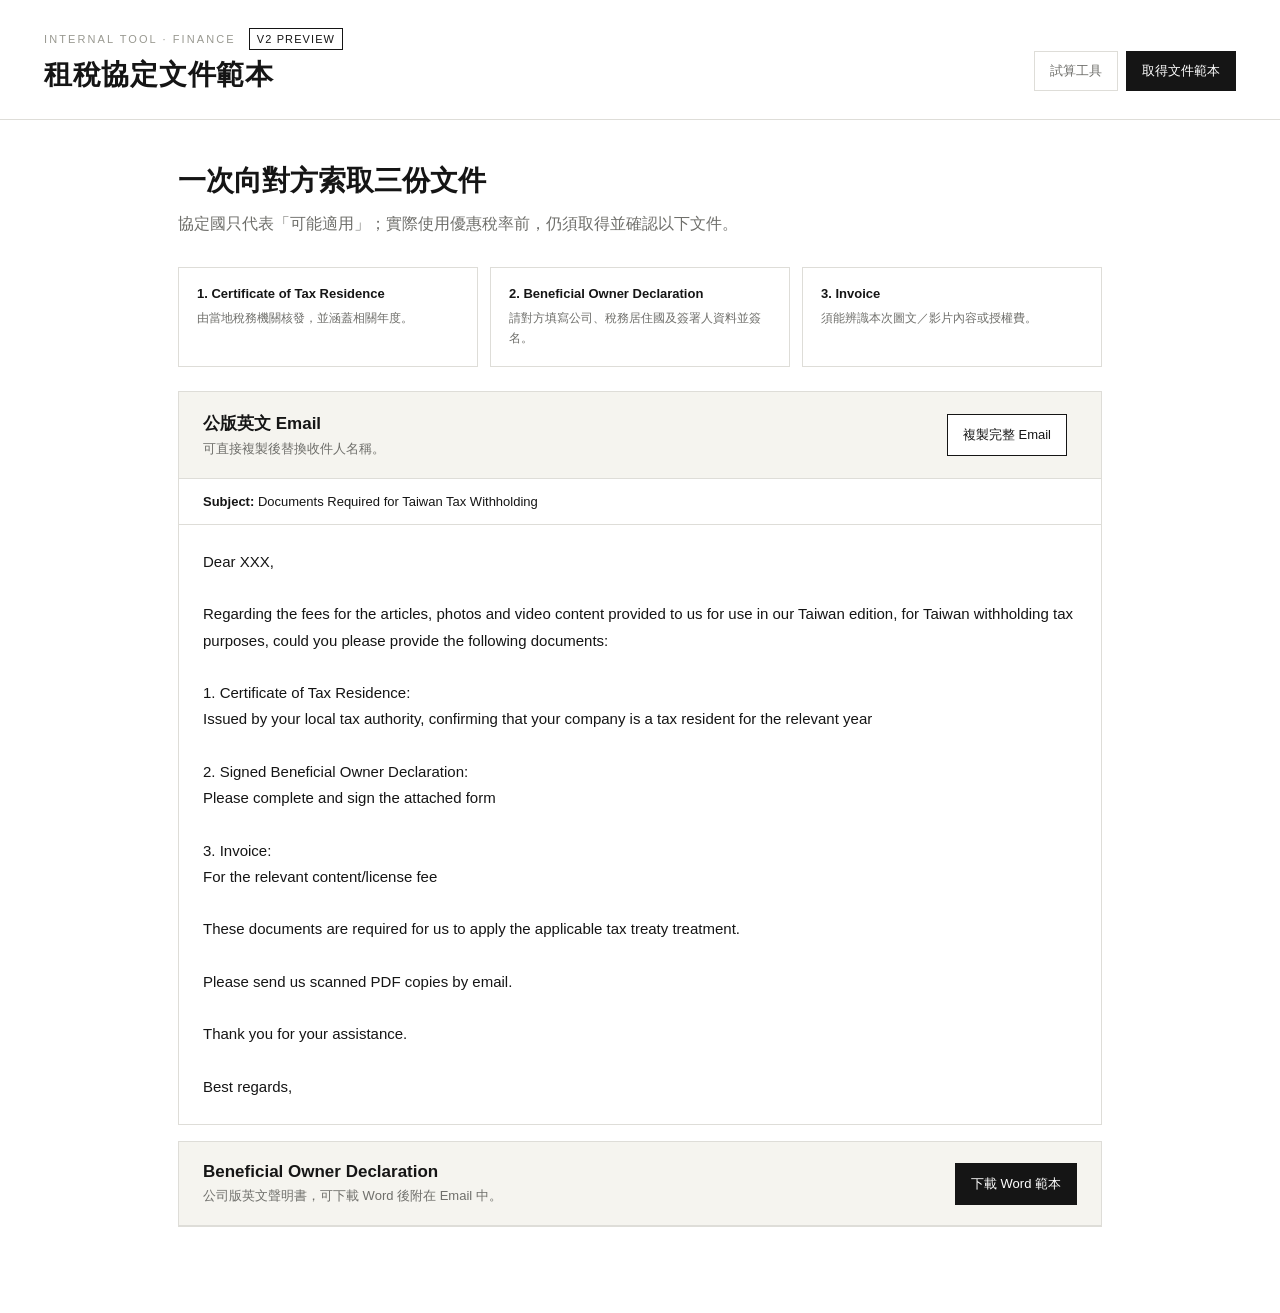
<file: v2-preview/documents.html>
<!doctype html>
<html lang="zh-Hant-TW">
<head>
  <meta charset="utf-8">
  <meta name="viewport" content="width=device-width, initial-scale=1">
  <meta name="robots" content="noindex,nofollow">
  <title>取得文件範本｜Tax Calculator v2</title>
  <link rel="stylesheet" href="styles.css">
  <style>
    .document-main{max-width:980px;margin:0 auto;padding:42px 28px 70px}.page-lead{margin-bottom:30px}.page-lead h2{font-size:28px;margin:0 0 10px}.page-lead p{color:var(--muted);line-height:1.7;margin:0}
    .template-card{border:1px solid var(--line);margin-bottom:16px}.template-head{display:flex;justify-content:space-between;gap:18px;align-items:center;padding:20px 24px;background:var(--wash);border-bottom:1px solid var(--line)}
    .template-head h3{font-size:17px;margin:0 0 5px}.template-head p{font-size:13px;color:var(--muted);margin:0}.action{display:inline-block;border:1px solid var(--ink);background:var(--ink);color:#fff;text-decoration:none;padding:11px 15px;font-size:13px;cursor:pointer;white-space:nowrap}
    .action.secondary{background:#fff;color:var(--ink)}.email-subject{padding:15px 24px;border-bottom:1px solid var(--line);font-size:13px}.email-body{margin:0;padding:24px;white-space:pre-wrap;font:15px/1.75 -apple-system,BlinkMacSystemFont,"Segoe UI",sans-serif;background:#fff}
    .requirements{display:grid;grid-template-columns:repeat(3,1fr);gap:12px;margin:24px 0}.requirement{padding:18px;border:1px solid var(--line)}.requirement strong{display:block;font-size:13px;margin-bottom:8px}.requirement p{font-size:12px;line-height:1.6;color:var(--muted);margin:0}
    .copy-status{font-size:12px;color:var(--green);margin-left:10px}@media(max-width:700px){.template-head{align-items:flex-start;flex-direction:column}.requirements{grid-template-columns:1fr}.action{width:100%;text-align:center}}
  </style>
</head>
<body>
  <header class="topbar">
    <div><p class="eyebrow">INTERNAL TOOL · FINANCE <span class="preview-badge">V2 PREVIEW</span></p><h1>租稅協定文件範本</h1></div>
    <nav><a class="nav-link" href="./">試算工具</a><a class="nav-link active" href="documents.html">取得文件範本</a></nav>
  </header>
  <main class="document-main">
    <section class="page-lead">
      <h2>一次向對方索取三份文件</h2>
      <p>協定國只代表「可能適用」；實際使用優惠稅率前，仍須取得並確認以下文件。</p>
    </section>
    <div class="requirements">
      <div class="requirement"><strong>1. Certificate of Tax Residence</strong><p>由當地稅務機關核發，並涵蓋相關年度。</p></div>
      <div class="requirement"><strong>2. Beneficial Owner Declaration</strong><p>請對方填寫公司、稅務居住國及簽署人資料並簽名。</p></div>
      <div class="requirement"><strong>3. Invoice</strong><p>須能辨識本次圖文／影片內容或授權費。</p></div>
    </div>

    <section class="template-card">
      <div class="template-head">
        <div><h3>公版英文 Email</h3><p>可直接複製後替換收件人名稱。</p></div>
        <div><button class="action secondary" id="copy-email" type="button">複製完整 Email</button><span class="copy-status" id="copy-status" aria-live="polite"></span></div>
      </div>
      <div class="email-subject"><strong>Subject:</strong> Documents Required for Taiwan Tax Withholding</div>
      <pre class="email-body" id="email-body">Dear XXX,

Regarding the fees for the articles, photos and video content provided to us for use in our Taiwan edition, for Taiwan withholding tax purposes, could you please provide the following documents:

1. Certificate of Tax Residence:
Issued by your local tax authority, confirming that your company is a tax resident for the relevant year

2. Signed Beneficial Owner Declaration:
Please complete and sign the attached form

3. Invoice:
For the relevant content/license fee

These documents are required for us to apply the applicable tax treaty treatment.

Please send us scanned PDF copies by email.

Thank you for your assistance.

Best regards,</pre>
    </section>

    <section class="template-card">
      <div class="template-head">
        <div><h3>Beneficial Owner Declaration</h3><p>公司版英文聲明書，可下載 Word 後附在 Email 中。</p></div>
        <a class="action" href="templates/Beneficial-Owner-Declaration.docx" download>下載 Word 範本</a>
      </div>
    </section>
  </main>
  <script>
    document.getElementById('copy-email').addEventListener('click', async () => {
      const subject = 'Subject: Documents Required for Taiwan Tax Withholding';
      const body = document.getElementById('email-body').textContent;
      try {
        await navigator.clipboard.writeText(`${subject}\n\n${body}`);
        document.getElementById('copy-status').textContent = '已複製';
      } catch (error) {
        document.getElementById('copy-status').textContent = '無法自動複製，請手動選取';
      }
    });
  </script>
</body>
</html>
</file>
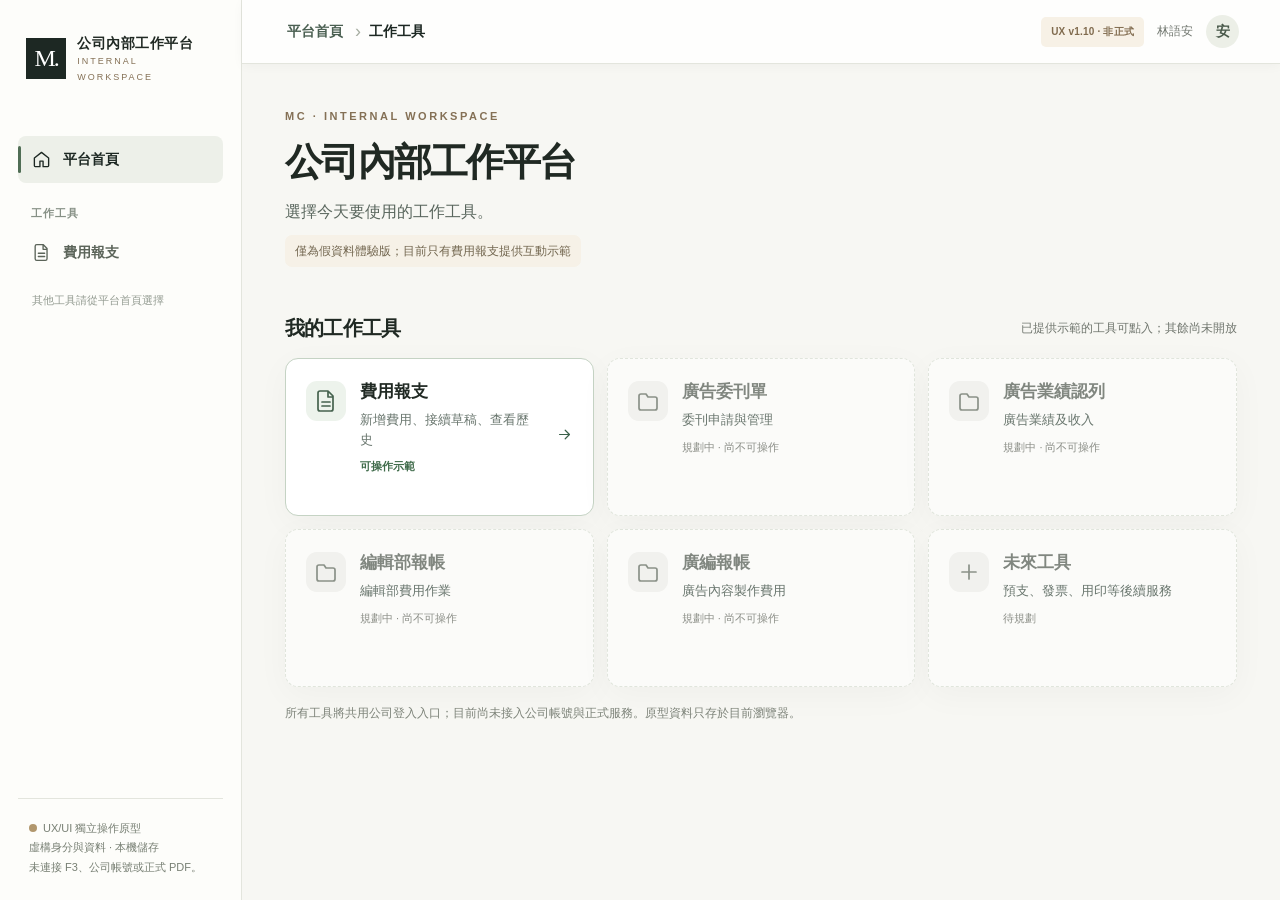
<file: expense-ux-preview/archive/v1.10.html>
<!doctype html>
<html lang="zh-Hant">
<head>
<meta charset="utf-8">
<meta name="viewport" content="width=device-width, initial-scale=1, viewport-fit=cover">
<meta name="color-scheme" content="light">
<meta name="robots" content="noindex,nofollow,noarchive">
<title>MC Workspace · 費用報支｜UX 精簡固定導覽與全流程體驗檢查候選版 v1.9</title>
<style>
:root{--paper:#f7f7f3;--surface:#fff;--ink:#202923;--dark:#1d2823;--muted:#70766e;--line:#e3e5dd;--accent:#957a54;--accent-soft:#f5f0e7;--olive:#426654;--soft-green:#e7eee6;--red:#a43d3a;--soft-red:#faefec;--blue:#3b5c71;--shadow:0 8px 34px rgba(27,35,29,.035);--radius:15px}*{box-sizing:border-box}body{margin:0;background:var(--paper);color:var(--ink);font:14px/1.6 -apple-system,BlinkMacSystemFont,"Noto Sans TC","Microsoft JhengHei",Arial,sans-serif}button,input,textarea,select{font:inherit}button{cursor:pointer}button:disabled{cursor:not-allowed;opacity:.45}a{color:inherit}button:focus-visible,input:focus-visible,textarea:focus-visible,select:focus-visible,[tabindex]:focus-visible{outline:3px solid #8fbbac;outline-offset:3px}.icon{width:19px;height:19px;fill:none;stroke:currentColor;stroke-width:1.7;stroke-linecap:round;stroke-linejoin:round;flex-shrink:0}.icon.sm{width:17px;height:17px}.icon.lg{width:24px;height:24px}.app-shell{display:grid;grid-template-columns:242px minmax(0,1fr);min-height:100vh}.sidebar{background:#fdfdfa;border-right:1px solid var(--line);display:flex;flex-direction:column;padding:28px 18px 22px;position:sticky;top:0;height:100vh}.brand{display:flex;gap:11px;align-items:center;margin-bottom:45px;padding:4px 8px}.brand-symbol{height:41px;width:41px;background:var(--dark);color:white;display:grid;place-items:center;font-family:Georgia,serif;font-size:24px;letter-spacing:-2px}.brand-name{font-size:14px;letter-spacing:.035em;font-weight:800}.brand-en{font:9px/1.7 Arial,sans-serif;letter-spacing:.22em;color:var(--accent)}.nav-caption{font-size:10px;letter-spacing:.19em;color:#999e95;padding:0 15px;margin:0 0 14px;text-transform:uppercase}.nav-item{display:flex;align-items:center;gap:12px;width:100%;min-height:47px;border:0;text-align:left;background:transparent;color:#5b6459;padding:11px 14px;font-weight:650;margin:2px 0;border-radius:8px}.nav-item.active{background:#edf0e9;color:var(--dark);font-weight:800}.nav-item:hover{background:#f2f3ed}.nav-item .nav-count{margin-left:auto;font-size:11px;background:#ede7db;color:#7f6846;border-radius:20px;padding:1px 7px}.side-foot{margin-top:auto;border-top:1px solid var(--line);padding:20px 11px 0;font-size:11px;color:#777f73;line-height:1.8}.mini-dot{width:8px;height:8px;border-radius:100%;background:#b1976d;display:inline-block;margin-right:6px}.main{min-width:0}.topbar{height:73px;background:rgba(255,255,255,.82);border-bottom:1px solid var(--line);display:flex;align-items:center;justify-content:space-between;padding:0 41px;gap:16px}.breadcrumbs{color:var(--muted);font-size:12px}.breadcrumbs b{color:var(--ink);font-weight:650}.topright{display:flex;align-items:center;gap:13px}.test-tag{color:#806b4e;background:#f7f1e6;font-weight:750;font-size:10px;letter-spacing:.02em;border-radius:5px;padding:7px 10px}.user-bubble{width:33px;height:33px;background:#ecefe7;border-radius:50%;display:grid;place-items:center;color:#4a5a4b;font-weight:800}.content{max-width:1440px;margin:auto;padding:38px 43px 110px}.eyebrow{color:var(--accent);text-transform:uppercase;letter-spacing:.23em;font:700 11px Arial,sans-serif}.serif{font-family:Georgia,"Times New Roman",serif;letter-spacing:-.04em}.page-title{font-size:32px;line-height:1.35;margin:12px 0 7px;font-weight:750;letter-spacing:-.06em}.subtext{color:var(--muted);font-size:13px;margin:0}.page-head{display:flex;align-items:end;justify-content:space-between;gap:18px;margin-bottom:27px}.btn{border:1px solid transparent;display:inline-flex;justify-content:center;align-items:center;gap:9px;min-height:43px;padding:9px 17px;border-radius:8px;font-weight:750;text-decoration:none;white-space:nowrap;transition:background .15s,border-color .15s}.btn.primary{color:#fff;background:var(--dark);border-color:var(--dark)}.btn.primary:hover{background:#354137}.btn.secondary{background:white;color:var(--dark);border-color:#cbd0c5}.btn.secondary:hover,.btn.tertiary:hover{background:#f1f2ec}.btn.tertiary{background:transparent;color:#546457}.btn.danger{background:var(--red);color:#fff}.btn.gold{background:var(--accent-soft);color:#745b34}.btn.small{padding:7px 11px;min-height:34px;font-size:12px}.icon-btn{width:44px;height:44px;border-radius:8px;border:1px solid transparent;background:transparent;color:#526055;display:inline-grid;place-items:center}.icon-btn:hover{background:#f0f1ec}.icon-btn.danger:hover{color:var(--red);background:var(--soft-red)}.btnline{display:flex;gap:10px;align-items:center;flex-wrap:wrap}.card{background:var(--surface);border:1px solid var(--line);border-radius:var(--radius);box-shadow:var(--shadow)}.hero{display:grid;grid-template-columns:1.2fr .8fr;gap:30px;padding:44px 45px;background:linear-gradient(109deg,#f2f1e9 5%,#fff 65%,#f6f3eb 100%);border:1px solid #e8e6dc;border-radius:17px;position:relative;overflow:hidden}.hero:after{content:"";position:absolute;right:-40px;bottom:-120px;width:390px;height:390px;border:1px solid rgba(117,98,66,.16);border-radius:50%;box-shadow:0 0 0 55px rgba(117,98,66,.026),0 0 0 110px rgba(117,98,66,.018);pointer-events:none}.hero h1{font-size:41px;letter-spacing:-.065em;margin:12px 0 16px;line-height:1.3;max-width:590px}.hero p{max-width:550px;color:#666e65}.hero-counter{align-self:center;justify-self:end;position:relative;z-index:1;text-align:right;padding-right:36px}.hero-counter .num{font:italic 74px/1 Georgia,serif;color:#887452}.hero-counter .sub{font-size:12px;color:#837d72;margin-top:6px}.tools{display:grid;grid-template-columns:repeat(3,minmax(0,1fr));gap:14px;margin-top:18px}.tool{background:#fff;border:1px solid var(--line);border-radius:12px;min-height:160px;text-align:left;padding:24px;display:flex;flex-direction:column;align-items:start;gap:12px}.tool:not(:disabled):hover{border-color:#b7ab95;background:#fffdf9}.tool h3{font-size:16px;margin:0}.tool p{font-size:12px;color:var(--muted);margin:0}.section-head{display:flex;justify-content:space-between;align-items:center;margin:34px 0 13px}.section-head h2{font-size:20px;margin:0;letter-spacing:-.04em}.status{display:inline-flex;align-items:center;gap:5px;border-radius:5px;background:var(--soft-green);color:#3e654b;padding:3px 9px;font-size:11px;font-weight:750}.status.void{background:var(--soft-red);color:#9e5049}.status.draft{background:var(--accent-soft);color:#8b714b}.tag{display:inline-block;background:#f2f3ed;color:#606b5f;border-radius:5px;padding:3px 7px;font-size:11px}.overview{display:grid;grid-template-columns:repeat(3,minmax(0,1fr));gap:12px;margin:20px 0 0}.kpi{padding:24px;border:1px solid var(--line);background:#fff;border-radius:12px}.kpi strong{display:block;font:36px/1.3 Georgia,serif;margin:7px 0}.kpi span,.kpi small{color:var(--muted);font-size:12px}.tabs{display:flex;gap:18px;border-bottom:1px solid var(--line);margin:24px 0}.tab{border:0;border-bottom:2px solid transparent;background:transparent;padding:12px 4px;font-weight:750;color:#848b83}.tab.active{border-color:var(--dark);color:var(--dark)}.record-wrap{overflow-x:auto}.record-table{width:100%;border-collapse:collapse;min-width:730px;font-size:13px}.record-table th{text-align:left;letter-spacing:.06em;text-transform:uppercase;font-size:10px;color:#8d968c;background:#fafbf8;padding:14px 18px;font-weight:700}.record-table td{border-top:1px solid #eef0eb;padding:16px 18px}.record-table tr:hover td{background:#fcfcfa}.record-table tbody tr:focus-within{background:#fcfcfa}.mono{font-variant-numeric:tabular-nums;font-feature-settings:"tnum";font-family:ui-monospace,"SFMono-Regular",Consolas,monospace;letter-spacing:-.035em}.amount{text-align:right;white-space:nowrap;font-variant-numeric:tabular-nums;font-feature-settings:"tnum";font-family:ui-monospace,"SFMono-Regular",Consolas,monospace}.history-search{display:flex;gap:10px;align-items:center;flex-wrap:wrap;padding:17px;border-bottom:1px solid var(--line)}.searchbox{display:flex;align-items:center;gap:8px;border:1px solid #d9dfd6;background:white;border-radius:8px;padding:0 11px;min-height:43px;flex:1;min-width:185px}.searchbox input{outline:0;border:0;min-width:0;width:100%;font-size:13px}.searchbox:focus-within{outline:2px solid #a0c4b4}.select{border:1px solid #d6dcd2;border-radius:8px;background:white;min-height:42px;padding:8px 12px;color:var(--ink)}.empty{text-align:center;padding:44px 20px;color:var(--muted)}.menu-wrap{position:relative;display:inline-block}.popup-menu{position:absolute;z-index:40;right:0;top:100%;width:180px;padding:6px;box-shadow:0 12px 36px #1f292122;background:#fff;border:1px solid var(--line);border-radius:10px}.popup-menu button{display:flex;align-items:center;gap:10px;border:0;background:white;padding:12px;width:100%;border-radius:6px;text-align:left;min-height:42px;color:var(--ink)}.popup-menu button:hover{background:#f6f7f3}.popup-menu button.danger{color:var(--red)}.form-layout{display:grid;grid-template-columns:minmax(0,1fr) 304px;gap:22px;align-items:start}.form-main{display:flex;flex-direction:column;gap:18px;min-width:0}.form-card{padding:26px 29px}.form-card h2{font-size:19px;letter-spacing:-.05em;margin:0 0 18px}.step-head{display:flex;align-items:center;justify-content:space-between;gap:10px}.step-num{font:italic 22px Georgia,serif;color:#9d8969;margin-right:10px}.grid-fields{display:grid;grid-template-columns:repeat(2,minmax(0,1fr));gap:16px 18px}.field{min-width:0;display:flex;flex-direction:column;gap:6px}.field.wide{grid-column:1/-1}.field label{font-size:12px;color:#535c54;font-weight:700}.field .required{color:#ac6247}.field input,.field select,.field textarea{background:white;border:1px solid #ced5cb;border-radius:8px;width:100%;min-height:44px;padding:10px 13px;color:var(--ink);font-size:14px;outline:0}.field textarea{resize:vertical;min-height:70px}.field input:focus,.field select:focus,.field textarea:focus{border-color:#738f77;box-shadow:0 0 0 2px #dce8da}.field input[disabled]{background:#f4f5f0;color:#657068}.hint{color:#899087;font-size:11px;line-height:1.6}.mini-note{font-size:12px;color:var(--muted)}.error-text{font-size:11px;color:var(--red);font-weight:750;min-height:0}.field.has-error input,.field.has-error select{border-color:var(--red);background:#fffafa}.combo{position:relative}.combo-input{position:relative}.combo-input .icon{position:absolute;right:13px;top:13px;color:#758076;pointer-events:none}.combo input{padding-right:40px}.options{position:absolute;top:calc(100% + 6px);width:100%;max-height:230px;overflow-y:auto;z-index:20;background:white;border:1px solid #cfd4c8;border-radius:9px;box-shadow:0 12px 30px #1c2e2020;padding:5px}.options[hidden]{display:none}.option{width:100%;border:0;text-align:left;background:white;border-radius:6px;display:block;padding:10px 12px;color:var(--ink);font-size:13px}.option:hover,.option.active{background:#eef2e9}.option-meta{display:block;font-size:11px;color:#777d74}.tiny-link{border:0;background:none;padding:7px 1px;color:#806747;font-size:12px;text-align:left;font-weight:750;cursor:pointer}.tiny-link:hover{text-decoration:underline}.segment{display:flex;background:#f2f3ef;border-radius:9px;padding:4px;gap:2px}.segment button{border:0;background:transparent;flex:1;border-radius:6px;padding:9px 10px;min-height:39px;font-weight:750;color:#757c74}.segment button.active{background:#fff;color:var(--dark);box-shadow:0 1px 4px #1e251910}.detail-list{display:flex;flex-direction:column;gap:0}.detail-item{display:grid;grid-template-columns:minmax(0,1fr) 160px 118px;gap:15px;align-items:center;padding:17px 0;border-top:1px solid #ecede8}.detail-item:first-child{border-top:0}.detail-item strong{font-size:14px}.detail-item small{font-size:11px;color:var(--muted);display:block;margin-top:3px}.detail-actions{display:flex;align-items:center;justify-content:end;gap:0}.detail-badge{background:#f5f5ef;color:#7a846f;padding:3px 6px;border-radius:4px;font-size:10px}.summary-panel{padding:25px;position:sticky;top:23px}.summary-title{display:flex;justify-content:space-between;align-items:center;padding-bottom:15px;border-bottom:1px solid var(--line)}.summary-panel h2{font-size:18px;margin:0}.money-grid{margin:19px 0}.money-line{display:grid;grid-template-columns:minmax(90px,1fr) 140px;gap:10px;margin:12px 0;align-items:center}.money-line .name{font-size:12px;color:#687167}.money-line.total{border-top:1px solid var(--line);padding-top:17px;margin-top:18px}.money-line.total .name{font-weight:800;color:var(--dark)}.money-line.total .amount{font-size:20px;font-weight:800;color:#233b2b}.account-amount{display:flex;justify-content:flex-end;align-items:baseline;font-variant-numeric:tabular-nums;font-family:ui-monospace,"SFMono-Regular",Consolas,monospace;white-space:nowrap;letter-spacing:-.035em}.account-amount .account-digits{text-align:right;min-width:8ch}.account-amount .account-paren{display:inline-block;width:1ch;text-align:center}.account-amount.is-negative{color:#8d4d48}.summary-panel .btn{width:100%;margin:6px 0}.safe-note{font-size:11px;color:#738076;line-height:1.7;border-top:1px solid var(--line);padding-top:16px;margin-top:16px}.notice{background:#f4f5f0;padding:13px 15px;border-radius:9px;color:#546254;font-size:12px}.notice.warn{background:#fbf5ea;color:#865f31}.notice.error{background:var(--soft-red);color:#8b4842}.notice strong{font-weight:800}.fixed-mobile-cta{display:none}.modal-scrim{position:fixed;inset:0;background:#17251bc9;z-index:100;display:flex;justify-content:center;align-items:center;padding:20px}.modal{background:white;width:min(620px,100%);max-height:min(90vh,900px);overflow-y:auto;border-radius:14px;padding:30px;box-shadow:0 32px 70px #0004}.modal.wide{width:min(760px,100%)}.modal header{display:flex;align-items:start;justify-content:space-between;gap:12px}.modal h2{margin:0;font-size:24px;letter-spacing:-.05em}.modal h3{margin:20px 0 8px;font-size:15px}.modal p{color:#69736a}.modal-footer{display:flex;gap:10px;justify-content:flex-end;margin-top:25px;flex-wrap:wrap}.review-summary{border:1px solid var(--line);padding:20px;border-radius:10px;margin:20px 0}.review-list{padding:0;margin:10px 0;list-style:none}.review-list li{display:flex;justify-content:space-between;gap:16px;padding:11px 0;border-bottom:1px solid #eef0eb}.review-list li:last-child{border-bottom:0}.checklabel{display:flex;gap:10px;align-items:flex-start;cursor:pointer;background:#f7f8f4;padding:13px;border-radius:8px;margin-top:15px}.checklabel input{margin-top:5px;accent-color:var(--olive);width:17px;height:17px}.success-header{display:flex;align-items:center;gap:15px;padding:20px;background:#edf3e9;border-radius:9px;margin-bottom:20px}.success-check{width:50px;height:50px;background:#456652;border-radius:50%;display:grid;place-items:center;color:white}.success-header h2{margin:0;font-size:23px}.success-number{font-size:16px;font-weight:800;letter-spacing:.02em;word-break:break-word}.doc-row{display:flex;justify-content:space-between;gap:12px;border:1px solid var(--line);padding:13px 15px;border-radius:9px;margin:10px 0;align-items:center}.timeline{counter-reset:step;list-style:none;padding:0;margin:18px 0}.timeline li{display:flex;gap:12px;align-items:flex-start;padding:9px 0;color:#536156}.timeline li .bubble{display:grid;place-items:center;width:24px;height:24px;flex-shrink:0;border-radius:50%;background:#e8ebe3;color:#45564b;font-size:12px;font-weight:800}.toast{position:fixed;bottom:26px;left:50%;transform:translate(-50%,15px);background:var(--dark);color:white;padding:13px 18px;border-radius:8px;box-shadow:0 12px 35px #12191433;font-size:13px;max-width:min(90vw,600px);opacity:0;pointer-events:none;transition:.2s;z-index:200}.toast.show{opacity:1;transform:translate(-50%,0)}.small{font-size:12px}.mt15{margin-top:15px}.muted{color:var(--muted)}.hidden{display:none!important}.right{text-align:right}.dot-divider{display:inline-block;margin:0 10px;color:#b8bcb4}.help-badge{font-size:11px;background:#f4f2e8;color:#856c46;border-radius:3px;padding:3px 7px}.mobile-only{display:none}@media(max-width:1120px){.app-shell{grid-template-columns:200px minmax(0,1fr)}.content{padding:27px 24px 95px}.topbar{padding:0 24px}.form-layout{grid-template-columns:minmax(0,1fr) 255px}.form-card{padding:22px}.summary-panel{padding:20px}.money-line{grid-template-columns:minmax(70px,1fr) 128px}.money-line.total .amount{font-size:17px}}@media(max-width:860px){.form-layout{grid-template-columns:1fr}.summary-panel{position:static;grid-row:1}.summary-panel .form-actions{display:none}.summary-panel .safe-note{display:none}.money-grid{display:grid;grid-template-columns:repeat(3,1fr);gap:8px;margin:15px 0 0}.money-line,.money-line.total{display:block;margin:0;padding:0;border:0}.money-line .name{display:block}.money-line .amount,.money-line.total .amount{justify-content:start;margin-top:3px;font-size:16px}.account-amount .account-digits{min-width:0}.account-amount .account-paren{width:.8ch}.fixed-mobile-cta{display:flex;position:sticky;bottom:0;background:#ffffffeb;backdrop-filter:blur(12px);border-top:1px solid var(--line);padding:10px 14px;z-index:25;align-items:center;justify-content:space-between;gap:9px;margin:20px -24px -90px}.tools{grid-template-columns:repeat(2,minmax(0,1fr))}}@media(max-width:700px){.app-shell{display:block}.sidebar{height:auto;position:static;padding:11px 14px;border-bottom:1px solid var(--line);gap:0}.brand{padding:4px 0;margin:0}.brand-symbol{width:34px;height:34px;font-size:20px}.brand-name{font-size:12px}.brand-en{font-size:8px}.nav-caption,.side-foot{display:none}.sidebar nav{display:none}.topbar{height:auto;min-height:46px;padding:8px 15px}.topright{gap:6px}.test-tag{font-size:9px;padding:5px 7px}.user-bubble{display:none}.content{padding:24px 16px 86px}.page-title{font-size:29px}.page-head{align-items:start;flex-wrap:wrap}.page-head .btn{width:auto}.hero{grid-template-columns:1fr;padding:26px}.hero h1{font-size:31px}.hero-counter{display:none}.tools{gap:10px}.tool{min-height:135px;padding:15px}.tool h3{font-size:14px}.tool p{font-size:11px}.overview{gap:8px}.kpi{padding:15px}.kpi strong{font-size:28px}.tab{font-size:12px}.form-card{padding:19px 16px}.grid-fields{grid-template-columns:1fr;gap:14px}.detail-item{grid-template-columns:minmax(0,1fr) 95px;gap:7px}.detail-actions{grid-column:1/-1;justify-content:end}.detail-item .amount{font-size:12px}.summary-panel{padding:18px}.money-grid{gap:7px}.money-line .name{font-size:10px}.money-line .amount,.money-line.total .amount{font-size:13px}.fixed-mobile-cta{margin:18px -16px -79px;bottom:0}.fixed-mobile-cta .btn{min-height:44px}.modal{padding:22px 18px}.modal h2{font-size:20px}.modal-footer .btn{flex:1}.mobile-only{display:initial}.history-search{padding:12px}.record-table{min-width:710px}}@media(prefers-reduced-motion:reduce){*{scroll-behavior:auto!important;transition:none!important}}

.history-search .select[type="date"]{width:148px;max-width:100%}@media(max-width:700px){.history-search .select[type="date"]{width:calc(50% - 5px)}}
.option-create{border-top:1px solid var(--line);margin-top:3px;color:#806641;font-weight:750}

/* v1.1 mobile-first workflow refinement — no fixed or sticky bottom action controls */
:root{--accent:#847055}
.form-layout.is-empty{grid-template-columns:minmax(0,920px)}
.form-layout .form-main{gap:15px}
.form-layout .form-card{border-radius:12px}
.form-card .step-head h2{margin:0 0 15px}
.form-card .step-head{margin-bottom:2px}
.save-control{display:flex;flex-direction:column;align-items:flex-end;gap:3px;max-width:100%}
.save-badge{display:inline-flex;align-items:center;gap:8px;padding:9px 11px;border:1px solid #d9dfd3;background:#f6f8f3;border-radius:8px;color:#617061;font-size:11px;line-height:1.35;max-width:100%}
.save-badge .save-dot{width:7px;height:7px;flex:0 0 7px;background:#adb5a6;border-radius:50%}
.save-badge[data-state="saved"] .save-dot{background:#447860}
.save-badge[data-state="saving"] .save-dot{background:#b78c3d}
.save-badge[data-state="error"]{color:#8b4a40;background:#fff2ef;border-color:#e8b9b0}
.save-badge[data-state="error"] .save-dot{background:#b64a3b}
.readonly-field{min-height:44px;background:#f7f7f3;border:1px solid #e8ebe4;border-radius:8px;padding:11px 13px;color:#536256;font-size:13px;display:flex;align-items:center}
.compact-header{padding-top:18px;padding-bottom:17px}
.compact-title{display:flex;justify-content:space-between;align-items:center;gap:12px}
.compact-header .eyebrow{font-size:10px;color:#76806d;letter-spacing:1.2px;margin:0 0 7px}
.compact-header h2{font-size:19px;margin:0 0 5px;overflow-wrap:anywhere;line-height:1.35}
.section-footer{display:flex;justify-content:flex-end;margin-top:10px}
.btn.textual{background:none;border:0;color:#7d674b;min-height:40px;font-weight:700;padding:7px 9px}
.btn.textual:hover{background:#f6f2eb}
.detail-card{scroll-margin-top:22px}
.detail-description{min-width:0;overflow-wrap:anywhere}
.detail-money{min-width:0;display:flex;flex-direction:column;align-items:flex-end;gap:4px}
.detail-item{grid-template-columns:minmax(0,1fr) minmax(132px,auto) 112px;gap:10px}
.detail-item.recent-detail{background:#f5f8f1;border-left:3px solid #819579;padding-left:12px;padding-right:7px}
.detail-bottom{display:flex;justify-content:space-between;align-items:center;flex-wrap:wrap;gap:9px;border-top:1px solid var(--line);margin-top:6px;padding-top:17px}
.detail-bottom .btn{min-height:44px}
.mini-overview{display:none}
.inline-feedback{display:flex;align-items:center;flex-wrap:wrap;gap:9px;padding:12px 13px;margin-bottom:13px;border:1px solid #e4ddc9;border-radius:8px;background:#f9f6ed;color:#765f3e;font-size:12px;line-height:1.5}
.inline-feedback.success{background:#f0f5ed;color:#356246;border-color:#dce9d5}
.inline-feedback .icon{width:16px;height:16px}
#addedNotice{scroll-margin-top:24px}
#lineEditor{scroll-margin-top:22px}
.editor-actions{display:flex;justify-content:flex-end;flex-wrap:wrap;gap:9px;margin-top:19px}
.editor-actions .btn{min-height:46px}
.form-end-actions{padding:21px 25px;display:flex;align-items:center;justify-content:space-between;gap:18px;flex-wrap:wrap}
.form-end-actions h2{font-size:17px;margin:0 0 6px}
.form-end-actions p{color:#72776b;font-size:12px;line-height:1.5;margin:0}
.end-buttons{display:flex;gap:9px;flex-wrap:wrap}
.end-buttons .btn{min-height:46px}
.summary-panel{top:24px;position:sticky;min-width:0}
.summary-panel .safe-note{margin-top:15px}
.summary-panel .money-grid{margin-bottom:10px}
.form-layout .money-line{grid-template-columns:minmax(90px,1fr) minmax(128px,max-content)}
.account-amount{display:inline-grid;grid-template-columns:1ch max-content 1ch;justify-content:end;align-items:baseline;column-gap:0;letter-spacing:0;max-width:100%;font-variant-numeric:tabular-nums;font-feature-settings:'tnum' 1}
.account-amount .account-paren{width:1ch;text-align:center}
.account-amount .account-digits{min-width:8ch;text-align:right;letter-spacing:0}
.summary-panel .account-amount .account-digits{min-width:11ch}
.form-layout .fixed-mobile-cta{display:none!important}
.test-tools{font-size:12px;background:#f8f8f6}
.test-tools summary{cursor:pointer}
.form-card .field input,.form-card .field select{min-height:46px}
.form-card .segment button{min-height:45px}
.form-card button:focus-visible,.save-control button:focus-visible{outline:3px solid #9cbe9e;outline-offset:2px}
@media(max-width:1120px){.form-layout.is-empty{grid-template-columns:minmax(0,1fr)}}
@media(max-width:860px){
 .form-layout{grid-template-columns:1fr}
 .summary-panel{display:none!important}
 .form-layout .form-main{gap:13px}
 .mini-overview{display:block;border:1px solid #e4e9df;background:#f6f8f3;border-radius:9px;padding:12px 14px;margin-bottom:9px}
 .mini-overview-head{font-size:11px;color:#657560;font-weight:700;margin-bottom:9px}
 .mini-overview .money-line,.mini-overview .money-line.total{display:grid;grid-template-columns:1fr max-content;align-items:center;gap:12px;margin:0;padding:6px 0;border:0}
 .mini-overview .money-line.total{border-top:1px solid #dce3d6;margin-top:7px;padding-top:10px}
 .mini-overview .money-line .name{font-size:12px;display:block}
 .mini-overview .money-line .amount,.mini-overview .money-line.total .amount{justify-content:end;margin:0;font-size:15px}
 .mini-overview .money-line.total .amount{font-size:19px}
 .mini-overview .account-digits{min-width:11ch}
 .form-end-actions{padding:19px}
}
@media(max-width:700px){
 .sidebar nav{display:flex;gap:3px;overflow-x:auto;margin:10px -3px 0;padding:0 0 4px;scrollbar-width:thin;white-space:nowrap}
 .sidebar nav .nav-item{width:auto;flex:none;padding:9px 10px;gap:5px;min-height:41px;border-radius:7px;font-size:11px}
 .sidebar nav .nav-item .icon{width:15px;height:15px}
 .content{padding-bottom:35px}
 .page-head{gap:10px;margin-bottom:16px}
 .page-head .subtext{font-size:12px;line-height:1.55}
 .save-control{align-items:flex-start;width:100%}
 .save-badge{font-size:11px;padding:7px 9px}
 .form-card{padding:17px 15px}
 .compact-title{align-items:flex-start}
 .compact-header h2{font-size:18px}
 .compact-header .btn{white-space:nowrap;min-height:42px;padding:9px 10px}
 .detail-item{grid-template-columns:minmax(0,1fr) max-content;gap:7px;padding:14px 0}
 .detail-item strong{font-size:14px}
 .detail-money{align-self:start}
 .detail-money .account-digits{min-width:0}
 .detail-item .detail-actions{grid-column:1/-1;justify-content:flex-end;margin-top:2px;gap:5px}
 .detail-actions button{width:44px;height:44px}
 .detail-bottom{justify-content:space-between}
 .detail-bottom .btn{width:100%;justify-content:center}
 .form-end-actions{display:block;padding:20px 16px}
 .end-buttons{margin-top:16px;display:flex;flex-direction:column}
 .end-buttons .btn{width:100%;min-height:49px}
 .editor-actions{display:flex;flex-direction:column}
 .editor-actions .btn{width:100%;min-height:49px}
 .mini-overview .money-line.total .amount{font-size:18px}
 .form-layout .account-amount .account-digits{min-width:8ch}
 .money-line .name{font-size:12px!important}
 .form-layout .money-line.total .account-amount{font-size:18px}
 .record-wrap{overflow-x:auto}
}
/* All amounts share a reserved trailing parenthesis column. Open parenthesis hugs the number. */
.account-amount{display:inline-grid;grid-template-columns:minmax(0,1fr) 1ch;min-width:10ch;justify-content:end;align-items:baseline;max-width:100%;font-variant-numeric:tabular-nums}
.account-amount .account-value{display:flex;align-items:baseline;justify-content:flex-end;white-space:nowrap;min-width:0}
.account-amount .account-digits{min-width:0!important;letter-spacing:0;flex:0 0 auto}
.account-amount .account-value .account-paren{width:auto!important;flex:0 0 auto}
.account-amount > .account-paren{width:1ch!important;text-align:center}
.account-amount{grid-template-columns:minmax(0,1fr) 12px}
.account-amount > .account-paren{width:12px!important}

/* v1.2: one unambiguous action per stage, genuine local photo preview without OCR claims */
.receipt-entry{display:flex;align-items:center;justify-content:space-between;gap:12px;padding:11px 14px;margin:0 0 20px;border:1px solid #e7e5db;border-radius:9px;background:#faf9f5}
.receipt-entry strong,.receipt-entry span{display:block;font-size:12px}.receipt-entry span{font-size:11px;color:#757d75}
.receipt-entry .btn{white-space:normal;text-align:center;min-height:44px;flex-shrink:0}
.photo-preview{margin:16px 0;padding:12px;border:1px solid var(--line);border-radius:9px;max-height:250px;overflow:hidden;text-align:center;background:#fbfbf7}
.photo-preview img{max-width:100%;max-height:210px;object-fit:contain}
.photo-preview[hidden]{display:none!important}
#voucherPhoto{min-height:45px;padding:8px 10px;border:1px dashed #bac6b9;border-radius:8px;width:100%}
@media(max-width:700px){.receipt-entry{flex-direction:column;align-items:stretch}.receipt-entry .btn{width:100%}.form-card .editor-actions .btn.primary{width:100%}}

/* v1.2 proactive audit: history and drafts must not become sideways-scrolling spreadsheets on phones. */
@media(max-width:700px){
 .record-wrap{overflow:visible}
 .record-table{min-width:0;width:100%;display:block}
 .record-table thead{display:none}
 .record-table tbody{display:grid;gap:12px}
 .record-table tbody tr{display:grid;grid-template-columns:1fr 1fr;gap:0 10px;background:white;border:1px solid var(--line);border-radius:10px;padding:12px 10px}
 .record-table tbody td{display:block;border:0;padding:7px;overflow-wrap:anywhere;min-width:0}
 .record-table tbody td:first-child,.record-table tbody td:last-child{grid-column:1/-1}
 .record-table tbody td:nth-child(2)::before,.record-table tbody td:nth-child(3)::before,.record-table tbody td:nth-child(4)::before,.record-table tbody td:nth-child(5)::before{display:block;font-size:10px;color:var(--muted);margin-bottom:3px}
 .record-table[data-view="claims"] td:nth-child(2)::before{content:'報支日期'}
 .record-table[data-view="claims"] td:nth-child(3)::before{content:'費用明細'}
 .record-table[data-view="claims"] td:nth-child(4)::before{content:'應付／應退'}
 .record-table[data-view="claims"] td:nth-child(5)::before{content:'單據狀態'}
 .record-table[data-view="drafts"] td:nth-child(2)::before{content:'費用明細'}
 .record-table[data-view="drafts"] td:nth-child(3)::before{content:'更新時間'}
 .record-table[data-view="drafts"] td:nth-child(4)::before{content:'應付／應退'}
 .record-table .btnline{gap:4px}
}


/* v1.3: editorial compact work area, persistent minimal title; independent F3/F2 prototype */
.topbar{position:sticky;top:0;z-index:45;min-height:64px;height:auto;padding-top:9px;padding-bottom:9px;backdrop-filter:blur(14px);box-shadow:0 2px 11px rgba(20,34,24,.035)}
.top-form-title{font-size:15px;letter-spacing:-.02em}
.topbar .save-badge{padding:6px 9px;font-size:11px;white-space:nowrap}
.topbar .save-control{flex-direction:row;align-items:center;gap:9px;flex-shrink:0}
.topbar .save-control .tiny-link{white-space:nowrap}
.summary-panel{top:84px}
.form-layout.is-empty{grid-template-columns:minmax(0,1040px)}
.form-layout:not(.is-empty){grid-template-columns:minmax(0,1fr) minmax(265px,290px);gap:20px}
.form-layout .form-main{min-width:0}
.claim-meta-grid{display:grid;grid-template-columns:repeat(3,minmax(0,1fr));gap:15px 17px}
.claim-meta-grid .claim-reason{grid-column:1/-1}
.claim-meta-grid .claim-reason > .field{width:100%}
.expense-field-set{display:flex;flex-direction:column;gap:16px}
.expense-row{display:grid;gap:14px 16px;align-items:start;min-width:0}
.expense-meta-row{grid-template-columns:minmax(145px,1.05fr) minmax(115px,.65fr) minmax(155px,1fr)}
.expense-purpose-row{grid-template-columns:minmax(190px,1fr) minmax(245px,1.45fr)}
.expense-type-row{grid-template-columns:1fr}
.expense-type-row .segment{max-width:100%;width:min(100%,530px)}
.expense-payment-row{grid-template-columns:minmax(220px,1fr) minmax(125px,150px) minmax(125px,150px)}
.expense-memo-row{grid-template-columns:1fr}
.amount-entry{text-align:right;letter-spacing:0;font-variant-numeric:tabular-nums;font-feature-settings:'tnum' 1;padding-left:8px!important;padding-right:11px!important;min-width:0}
.expense-payment-row .field .hint{font-size:10px;line-height:1.5}
.closing-notes h2{font-size:17px;margin:0 0 15px}
.closing-notes textarea{min-height:70px}
#headerCard,#notesSection,#lineEditor{scroll-margin-top:89px}
@media(max-width:1120px){
 .form-layout:not(.is-empty){grid-template-columns:minmax(0,1fr) minmax(240px,265px);gap:15px}
 .expense-payment-row{grid-template-columns:minmax(180px,1fr) minmax(118px,140px) minmax(118px,140px)}
}
@media(max-width:950px){
 .form-layout:not(.is-empty),.form-layout.is-empty{grid-template-columns:minmax(0,1fr)}
 .expense-meta-row{grid-template-columns:minmax(0,1fr) minmax(0,.7fr) minmax(0,1fr)}
 .expense-payment-row{grid-template-columns:minmax(0,1fr) minmax(125px,150px) minmax(125px,150px)}
}
@media(max-width:700px){
 .topbar{min-height:52px;padding:7px 12px}
 .topbar .workspace-word,.topbar .top-username,.topbar .user-bubble{display:none}
 .topbar .topright{gap:7px}
 .topbar .test-tag{display:none}
 .topbar .save-badge{font-size:10px;white-space:normal;max-width:154px;padding:5px 7px}
 .top-form-title{font-size:14px}
 .claim-meta-grid{grid-template-columns:1fr 1fr;gap:12px}
 .claim-meta-grid .claim-reason{grid-column:1/-1}
 .claim-meta-grid > .field:nth-child(3){grid-column:1/-1}
 .expense-meta-row{grid-template-columns:minmax(0,1fr) minmax(0,.75fr)}
 .expense-meta-row > .field:nth-child(3){grid-column:1/-1}
 .expense-purpose-row{grid-template-columns:1fr}
 .expense-payment-row{grid-template-columns:repeat(2,minmax(0,1fr));gap:13px 10px}
 .expense-payment-row > .field:first-child{grid-column:1/-1}
 .expense-type-row .segment{width:100%}
 #headerCard,#notesSection,#lineEditor,.detail-card{scroll-margin-top:66px}
}
@media(max-width:360px){
 .topbar .save-badge{max-width:135px;font-size:10px}
 .expense-meta-row{grid-template-columns:1fr}
 .expense-meta-row > .field:nth-child(3){grid-column:auto}
 .expense-payment-row{grid-template-columns:1fr 1fr}
 .expense-payment-row .amount-entry{font-size:13px}
}

/* v1.3 compact back navigation remains available after scrolling */
.topbar .breadcrumbs{display:flex;align-items:center;gap:8px;min-width:0}
.topbar-back{background:transparent;border:1px solid #d8ded4;color:#536658;border-radius:7px;display:inline-grid;place-items:center;width:36px;height:36px;flex:0 0 36px;padding:0}
.topbar-back:hover{background:#f0f3ed}
.topbar-back:focus-visible{outline:3px solid #9cbe9e;outline-offset:2px}
@media(max-width:700px){.topbar-back{width:34px;height:34px;flex-basis:34px}}


/* v1.4: real responsive reflow / readable claim history.
   Design-only override. No monetary, submission, PDF, or storage logic changed.
   IMPORTANT: the breakpoint is based on usable form width, not only screen width. */

/* Keep page grid from forcing internal form fields beyond their card. A narrow
   DESKTOP window still has a 242px sidebar, so the v1.3 950px breakpoint was too late. */
@media (max-width:1240px) {
  .form-layout:not(.is-empty) { grid-template-columns: minmax(0,1fr); }
  .form-layout:not(.is-empty) > .summary-panel { position:static; width:100%; }
}

/* The inline-size of the actual form, not the browser window, controls columns.
   This also works when a future platform embeds the form in a narrower panel. */
.form-layout .form-main { container-name: claim-form; container-type: inline-size; }
.expense-row > .field,
.expense-row > .field .combo,
.expense-row > .field .combo-input,
.expense-row > .field input,
.expense-row > .field select,
.expense-row > .field textarea { min-width:0; max-width:100%; }

@container claim-form (max-width:700px) {
  .claim-meta-grid { grid-template-columns:repeat(2,minmax(0,1fr)); }
  .claim-meta-grid > .field:nth-child(3), .claim-meta-grid .claim-reason { grid-column:1/-1; }
  .expense-meta-row { grid-template-columns: minmax(0,1.1fr) minmax(0,.8fr); }
  .expense-meta-row > .field:nth-child(3) { grid-column:1/-1; }
  .expense-purpose-row { grid-template-columns:minmax(0,1fr); }
  .expense-payment-row { grid-template-columns:repeat(2,minmax(0,1fr)); gap:13px 12px; }
  .expense-payment-row > .field:first-child { grid-column:1/-1; }
  .expense-type-row .segment { width:100%; }
}
@container claim-form (max-width:330px) {
  .expense-meta-row { grid-template-columns:minmax(0,1fr); }
  .expense-meta-row > .field:nth-child(3) { grid-column:auto; }
}

/* Legibility: real typography, rather than shrinking the entire table to fit. */
.record-wrap { container: claim-history / inline-size; }
.record-table { font-size:15px; line-height:1.6; }
.record-table th {
  font-size:13.5px; line-height:1.45; color:#465149;
  text-transform:none; letter-spacing:0; font-weight:750; padding:16px 14px;
  white-space:nowrap;
}
.record-table td { padding:18px 14px; vertical-align:middle; }
.record-table td:first-child .tiny-link,
.record-table td:first-child .tiny-link.mono { font-size:14px; font-weight:750; line-height:1.55; }
.record-table td:first-child .small { font-size:13.5px; line-height:1.6; margin-top:3px; }
.record-table td:nth-child(4) { font-variant-numeric:tabular-nums; font-weight:650; }
.record-table .status { font-size:12.5px; padding:5px 10px; }
.record-table .btn.small { font-size:13px; min-height:38px; }
.record-table .btnline { flex-wrap:nowrap; }
.record-table .icon-btn { width:40px;height:40px; }

/* Use readable cards when the actual record-list panel cannot fit six columns.
   The responsive behaviour works even if the viewport is wide but the panel isn't. */
@container claim-history (max-width:900px) {
  .record-table { display:block; min-width:0; width:100%; font-size:15px; }
  .record-table thead { display:none; }
  .record-table tbody { display:grid; gap:12px; padding:13px; }
  .record-table tbody tr {
    display:grid; grid-template-columns:repeat(2,minmax(0,1fr));
    gap:0 12px; background:#fff; border:1px solid var(--line);
    border-radius:11px; padding:12px 14px;
  }
  .record-table tbody td {
    display:block; min-width:0; overflow-wrap:anywhere;
    padding:9px 4px; border:0; font-size:15px;
  }
  .record-table tbody td:first-child,
  .record-table tbody td:last-child { grid-column:1/-1; }
  .record-table tbody td:first-child { border-bottom:1px solid var(--line); padding-bottom:12px; }
  .record-table tbody td:last-child { padding-top:12px; }
  .record-table tbody td:nth-child(4) { text-align:left; }
  .record-table tbody td:nth-child(2)::before,
  .record-table tbody td:nth-child(3)::before,
  .record-table tbody td:nth-child(4)::before,
  .record-table tbody td:nth-child(5)::before {
    display:block; font-size:12px; font-weight:700; color:#697368; margin-bottom:4px;
  }
  .record-table[data-view="claims"] td:nth-child(2)::before { content:'報支日期'; }
  .record-table[data-view="claims"] td:nth-child(3)::before { content:'費用明細'; }
  .record-table[data-view="claims"] td:nth-child(4)::before { content:'應付／應退'; }
  .record-table[data-view="claims"] td:nth-child(5)::before { content:'單據狀態'; }
  .record-table[data-view="drafts"] td:nth-child(2)::before { content:'費用明細'; }
  .record-table[data-view="drafts"] td:nth-child(3)::before { content:'更新時間'; }
  .record-table[data-view="drafts"] td:nth-child(4)::before { content:'應付／應退'; }
  .record-table .btnline { flex-wrap:wrap; gap:10px; }
}
@media (max-width:500px) {
  .record-table tbody { padding:10px; }
  .record-table tbody tr { padding:10px 12px; }
  .record-table tbody td { font-size:14px; }
  .record-table .btn.small { min-height:42px; }
}

/* v1.5 – implemented editorial concept without inventing business workflows. */
.hero{grid-template-columns:minmax(0,1fr) minmax(210px,.67fr);min-height:270px;align-items:center}
.hero h1{font-size:clamp(32px,3.2vw,45px);margin:12px 0 10px}
.hero p{font-size:14px;margin:0 0 15px}
.hero-counter .num{font-size:clamp(65px,7vw,92px);color:#897354}

.payee-guide{margin:0 0 2px;color:#677166;font-size:13px}
.payee-choices{display:grid;grid-template-columns:repeat(3,minmax(0,1fr));gap:12px;min-width:0}
.payee-choice{min-width:0;min-height:95px;display:grid;grid-template-columns:24px minmax(0,1fr);grid-template-rows:auto auto;column-gap:10px;align-content:center;align-items:center;text-align:left;background:#fcfcfa;border:1px solid #d8ded3;border-radius:10px;padding:13px;white-space:normal;color:var(--dark)}
.payee-choice:hover{background:#f7f9f4;border-color:#9cae9c}
.payee-choice.selected{border:2px solid var(--dark);padding:12px;background:#f4f7ef;box-shadow:0 0 0 2px #e5ede1}
.choice-indicator{grid-row:1/3;display:grid;place-items:center;border:1.7px solid #a9b4a6;border-radius:50%;width:21px;height:21px;font-size:12px;font-weight:800}
.payee-choice.selected .choice-indicator{background:var(--dark);color:#fff;border-color:var(--dark)}
.choice-label{font-size:16px;font-weight:800;line-height:1.4}
.choice-help{font-size:11.5px;color:#6b786d;line-height:1.45;margin-top:4px;overflow-wrap:anywhere}
#payeeTypeChoice:focus{outline:none}
#field-payeeTypeChoice:has(.error-text:not(:empty)) .payee-choices{outline:2px solid #c27e70;outline-offset:3px;border-radius:10px}
#payeeQuery:disabled{background:#f3f5f0;color:#778275;cursor:not-allowed}

/* The reason explains the expense, the document number merely locates it. */
.record-table[data-view="claims"] th:first-child{min-width:245px}
.claim-reason-link{color:#202b24;font-weight:800;font-size:17px;line-height:1.4;text-align:left;border:0;background:transparent;padding:0;max-width:100%;white-space:normal;overflow-wrap:anywhere;text-decoration:none}
.claim-reason-link:hover{text-decoration:underline;text-decoration-color:#a38b66;text-underline-offset:4px}
.claim-id-secondary{font-size:12.5px!important;color:#81897c;line-height:1.55;margin-top:5px;overflow-wrap:anywhere}
.record-table[data-view="claims"] tbody td:first-child{padding-top:18px;padding-bottom:18px}
.record-table[data-view="claims"] tbody td:nth-child(4){font-size:16px}

/* Page top status stays fixed; on wide screens the query strip and table headings remain visible within their list. */
@media (min-width:1100px){
 .history-search{position:sticky;top:64px;z-index:22;background:#fff;box-shadow:0 6px 12px rgba(32,41,35,.035)}
 .record-wrap{overflow:visible}
 .record-table thead th{position:sticky;top:145px;z-index:21;background:#f5f5ee;box-shadow:0 2px 5px rgba(35,40,30,.08)}
}
@media(max-width:1120px){
 .payee-choices{gap:8px}
 .payee-choice{padding:11px;grid-template-columns:21px minmax(0,1fr);column-gap:7px}
 .payee-choice.selected{padding:10px}
}
@media(max-width:880px){
 .payee-choices{grid-template-columns:repeat(3,minmax(0,1fr))}
 .choice-help{font-size:11px}
}
@media(max-width:550px){
 .payee-choices{grid-template-columns:1fr;gap:8px}
 .payee-choice{min-height:64px;grid-template-columns:24px minmax(0,1fr);padding:10px 13px}
 .choice-help{font-size:12px}
 .hero{grid-template-columns:1fr;min-height:0}
 .hero-counter{display:none}
 .claim-reason-link{font-size:17px}
}
@container claim-history (max-width:900px){
 .record-table[data-view="claims"] tbody td:first-child{display:flex;flex-direction:column;align-items:flex-start;gap:4px}
 .record-table[data-view="claims"] .claim-reason-link{font-size:17px;font-weight:800}
 .record-table[data-view="claims"] .claim-id-secondary{font-size:12.5px!important}
}

/* UX v1.6: mobile nav stays reachable without a 200px masthead. App-wide sticky context. */
.mobile-apphead,.mobile-nav-layer,.mobile-filter-toggle{display:none}
.advanced-filters{display:contents}
.filter-clear{background:#fff;border:1px solid var(--line);border-radius:8px;min-height:42px;padding:8px 10px;color:var(--dark);font-weight:650;cursor:pointer}
.history-result-count{padding:9px 19px;font-size:13px;color:#656e63;background:#fff;border-bottom:1px solid var(--line)}
.success-reason{font-size:22px;line-height:1.5;margin:16px 0 0;font-weight:780;overflow-wrap:anywhere}
.success-next-actions{margin-top:18px}
@media(min-width:701px){.topbar{z-index:55}}
@media(max-width:1100px){
 .app-shell{display:block}
 .sidebar{display:none!important}
 .topbar{position:sticky!important;top:0!important;z-index:65;min-height:56px;height:56px;padding:0 12px!important;background:rgba(255,255,255,.97);border-bottom:1px solid #dfe4db;box-shadow:0 3px 15px #1e302512;display:flex;align-items:center;gap:0}
 .desktop-breadcrumbs{display:none!important}
 .mobile-apphead{display:flex;align-items:center;gap:8px;width:100%;min-width:0;justify-content:space-between}
 .mobile-menu-btn{background:white;color:var(--dark);display:inline-flex;align-items:center;justify-content:center;gap:3px;padding:0 9px;height:42px;min-width:65px;border:1px solid #d7ded5;border-radius:9px;font-size:12px;font-weight:760;flex:none}
 .mobile-menu-btn .icon{width:17px;height:17px}
 .mobile-current{display:flex;align-items:center;gap:8px;min-width:0;flex:1;justify-content:center}
 .mobile-brand-symbol{width:32px;height:32px;flex:none;display:grid;place-items:center;background:var(--dark);color:#fff;font:20px Georgia,serif;border-radius:5px}
 .mobile-current-text{display:flex;flex-direction:column;line-height:1.3;min-width:0}
 .mobile-current-text b{font-size:15px;color:var(--dark);overflow:hidden;white-space:nowrap;text-overflow:ellipsis}
 .mobile-current-text small{font-size:10px;color:#7b856f;white-space:nowrap}
 .mobile-save-indicator{display:block;flex:none;width:9px;height:9px;background:#bfa78d;border-radius:50%;border:1px solid white;box-shadow:0 0 0 1px #cdd6c9;margin:0 3px}
 .mobile-save-indicator[data-state=saved]{background:#447859}
 .mobile-save-indicator[data-state=error]{background:#b34d45;box-shadow:0 0 0 2px #f6ddd8}
 .mobile-save-indicator[data-state=saving]{background:#b7955c}
 .topbar .topright{display:none!important}
 .content{padding-top:20px}
 #headerCard,#notesSection,#lineEditor,.detail-card{scroll-margin-top:72px}
 .page-head{margin-bottom:14px}
 .page-title{font-size:27px}
 .hero{padding:24px 20px}
 .mobile-nav-layer{display:block;position:fixed;inset:0;z-index:95}
 .mobile-nav-scrim{position:absolute;inset:0;background:#0d2119aa;border:0;width:100%;height:100%;cursor:pointer}
 .mobile-nav-panel{position:absolute;left:0;top:0;bottom:0;width:min(310px,88vw);background:#fdfefa;padding:calc(18px + env(safe-area-inset-top,0px)) 17px 24px;display:flex;flex-direction:column;box-shadow:6px 0 32px #001b0d38;overflow-y:auto}
 .mobile-nav-heading{display:flex;align-items:start;justify-content:space-between;gap:10px;padding:4px 4px 20px;border-bottom:1px solid var(--line)}
 .mobile-nav-heading .brand-name{font-size:17px}
 .mobile-nav-heading small{color:var(--muted);font-size:12px}
 .mobile-nav-close{display:grid;place-items:center;flex:none;width:44px;height:44px;background:#fff;border:1px solid var(--line);border-radius:8px}
 .mobile-nav-panel nav{padding:18px 0;display:grid;gap:5px}
 .mobile-nav-panel .nav-item{display:flex;font-size:16px;min-height:53px;width:100%;border-radius:9px}
 .mobile-nav-panel .nav-item .icon{width:22px;height:22px}
 .mobile-nav-footer{margin-top:auto;padding:14px 4px 0;color:var(--muted);font-size:12px;border-top:1px solid var(--line)}
 .history-search{display:flex;flex-direction:column;align-items:stretch;gap:9px;padding:12px}
 .history-search .searchbox{flex:none;width:100%;min-width:0;min-height:47px}
 .history-search .searchbox input{font-size:16px}
 .mobile-filter-toggle{display:flex;gap:8px;align-items:center;justify-content:center;width:100%;min-height:44px;border:1px solid #d3dad0;background:#f9faf6;border-radius:9px;color:var(--dark);font-size:14px;font-weight:750}
 .advanced-filters{display:none}
 .advanced-filters.expanded{display:grid;grid-template-columns:1fr 1fr;gap:9px;width:100%}
 .advanced-filters .select{min-width:0;width:100%!important;font-size:14px;min-height:45px}
 .advanced-filters #historyFilter{grid-column:1/-1}
 .advanced-filters .filter-clear{grid-column:1/-1}
 .record-table .claim-reason-link{font-size:18px}
 .record-table td{font-size:14px}
 .record-table tbody tr{padding:14px}
 .record-table td:last-child .btn{min-height:44px}
 .success-reason{font-size:19px}
 .success-next-actions{display:grid;gap:10px}
 .success-next-actions .btn{width:100%;white-space:normal;text-align:center}
 .success-number{font-size:clamp(13px,4vw,18px);overflow-wrap:anywhere;letter-spacing:-.06em}
 .success-header{align-items:flex-start}
 .success-header h2{font-size:20px;line-height:1.4}
 .success-header .success-check{flex:none}
 .modal-scrim{padding:10px;align-items:center}
 .modal{max-height:calc(100dvh - 20px);padding:18px 16px;overflow-y:auto}
 .modal header{position:sticky;top:-19px;z-index:1;background:white;padding:5px 0 9px;border-bottom:1px solid var(--line)}
 .modal .checklabel{font-size:14px}
 .modal-footer{gap:9px}
 .modal-footer .btn{min-width:0;white-space:normal}
}
@media(max-width:360px){
 .mobile-brand-symbol{width:29px;height:29px}
 .mobile-current-text b{font-size:14px}
 .mobile-current-text small{font-size:9px}
 .mobile-menu-btn{min-width:60px;padding:0 6px}
}
@media(prefers-reduced-motion:reduce){.mobile-nav-panel{transition:none!important}}

/* v1.6 second-pass usability audit: visible save state and compact pending tools. */
@media(max-width:700px){
 .mobile-save-indicator{width:auto;height:34px;background:transparent!important;border:0!important;box-shadow:none!important;margin:0;display:flex;align-items:center;gap:5px;font-size:10px;color:#69766b;white-space:nowrap;min-width:0}
 .mobile-save-indicator::before{content:'';display:block;width:7px;height:7px;border-radius:50%;background:#bfa78d;flex:none}
 .mobile-save-indicator[data-state=saved]::before{background:#447859}
 .mobile-save-indicator[data-state=error]::before{background:#b34d45}
 .mobile-save-indicator[data-state=error]{color:#a53d34}
 .mobile-save-label{white-space:nowrap;font-weight:750}
 .tools{display:grid;grid-template-columns:1fr;gap:8px}
 .tools .tool:not(:disabled){min-height:128px}
 .tools .tool:disabled{min-height:0;padding:10px 13px;display:flex;flex-direction:row;align-items:center;gap:12px}
 .tools .tool:disabled .icon{width:18px;height:18px}
 .tools .tool:disabled h3{font-size:14px;font-weight:700}
 .tools .tool:disabled p{margin-left:auto;white-space:nowrap;font-size:12px}
 .overview .kpi{padding:10px 8px}
 .overview .kpi small{font-size:11px}
}
@media(max-width:360px){.mobile-save-label{font-size:9px}}

/* v1.6 detail QA: clear status and accessible overlay. */
body:has(.mobile-nav-layer){overflow:hidden}
.timeline-heading{font-size:15px;color:var(--ink);margin:25px 0 8px}
.success-number-label{margin-top:15px}
@media(max-width:700px){
 .mobile-menu-btn{height:44px}
 .success-reason{margin-top:9px}
 .timeline-heading{font-size:14px}
}

/* UX v1.7 desktop + mobile wayfinding audit */
:root {--nav-hover:#f1f3ed}
.desktop-breadcrumbs {display:flex;align-items:center;gap:8px;min-width:0;white-space:nowrap;font-size:14px}
.desktop-breadcrumbs .crumb-link {color:#4b6052;border:0;background:transparent;padding:8px 4px;font-weight:650;min-height:42px;border-radius:5px}
.desktop-breadcrumbs .crumb-link:hover {background:var(--nav-hover);text-decoration:underline}
.desktop-breadcrumbs b[aria-current=page] {font-weight:800;color:var(--dark)}
.crumb-sep {color:#a6ada1;font-size:18px}
.claim-reason-title {display:block;color:#202b24;font-weight:800;font-size:17px;line-height:1.45;overflow-wrap:anywhere}
.more-actions-btn {border:1px solid #cbd0c5;background:#fff;border-radius:8px;min-height:40px;padding:7px 10px;display:inline-flex;align-items:center;justify-content:center;gap:3px;color:var(--dark);font-size:13px;font-weight:700;white-space:nowrap}
.more-actions-btn:hover,.more-actions-btn[aria-expanded=true]{background:#f1f3ed;border-color:#849889}
.more-actions-btn[aria-expanded=true] .icon{transform:rotate(180deg)}
.record-table th {font-size:13px;letter-spacing:0;text-transform:none;color:#586258;font-weight:800}
.record-table td {font-size:14px}
.record-table td .btn.small {font-size:13px;min-height:40px}
.unavailable-label {display:inline-flex;align-items:center;padding:9px 12px;background:#f5f6f1;color:#626960;border-radius:7px;font-size:13px;border:1px solid #e2e5dc}
.form-end-actions .btn.primary {font-size:14px}
.nav-item.active{position:relative}
.nav-item.active:before {content:'';height:58%;position:absolute;left:0;top:21%;width:3px;border-radius:3px;background:#506e55}
@media(max-width:700px){
 .desktop-breadcrumbs {display:none!important}
 .record-table .claim-reason-title{font-size:18px}
 .more-actions-btn{min-height:44px;font-size:14px}
 .record-table th {font-size:13px}
 .mobile-nav-panel .nav-item.active::before{display:block}
}

/* Meaningful edit actions always include readable labels, including touch devices. */
.detail-item .detail-actions{gap:2px}
.detail-action-btn.icon-btn{width:auto;min-width:42px;min-height:42px;height:auto;padding:5px 6px;display:inline-flex;justify-content:center;align-items:center;gap:3px;font-size:12px;font-weight:700;border-radius:6px}
.detail-action-btn .icon{width:15px;height:15px}
.detail-action-btn.danger{color:#a04740}
@media (min-width:701px){.detail-item{grid-template-columns:minmax(0,1fr) minmax(112px,auto) 148px;gap:6px}}
@media (max-width:700px){.detail-actions .detail-action-btn.icon-btn{min-height:44px;padding:6px 10px;font-size:13px}.mobile-current-text b{font-size:14px}}

/* Desktop filters must say which date is start/end; no icon-only guessing. */
.date-filter-inline{display:inline-flex;align-items:center;gap:5px;white-space:nowrap;font-size:12px;font-weight:750;color:#566155;flex:0 0 auto}
.date-filter-inline .select{width:137px;min-width:0;flex:0 1 auto}
@media(max-width:700px){.date-filter-inline{width:100%;min-width:0;display:flex;flex-direction:column;align-items:stretch;gap:3px}.date-filter-inline .select{width:100%!important;min-width:0;flex:auto}}

/* Sticky column headings follow actual filter height, including wrapped desktop filters. */
@media(min-width:1100px){.record-table thead th{top:var(--history-header-top,145px)}}


/* UX v1.8 — space-efficient history list: readable rather than oversized cards.
   Data projection: same state.records, search, status, dates and net calculations as desktop. */
.compact-history-list{display:none}
.claims-page .record-table[data-view="claims"] tbody td{padding-top:12px;padding-bottom:12px}
.claims-page .record-table[data-view="claims"] tbody td:first-child{padding-top:12px;padding-bottom:12px}
.claims-page .record-table[data-view="claims"] .claim-id-secondary{margin-top:2px}
@container claim-history (max-width:900px){
 .claims-page .record-table[data-view="claims"]{display:none}
 .claims-page .compact-history-list{display:block;padding:0;background:#fff}
 .claims-page .record-wrap{overflow:visible}
 .claims-page .compact-claim{padding:13px 15px 12px;border-top:1px solid var(--line);background:#fff}
 .claims-page .compact-claim:first-child{border-top:0}
 .compact-claim-head{display:grid;grid-template-columns:minmax(0,1fr) auto;align-items:start;gap:9px}
 .compact-claim-name{min-width:0;display:flex;flex-direction:column;gap:2px}
 .compact-reason{font-size:16px;line-height:1.35;font-weight:800;letter-spacing:-.02em;overflow-wrap:anywhere}
 .compact-ref{font-size:10.5px;line-height:1.25;color:#889083;overflow-wrap:anywhere}
 .compact-claim-money{display:flex;flex-direction:column;gap:3px;align-items:flex-end;text-align:right;min-width:0}
 .compact-claim-money .account-amount{font-size:16px;font-weight:800;line-height:1.4;white-space:nowrap}
 .compact-claim-money .status{font-size:11px;padding:1px 7px}
 .compact-claim-tail{display:flex;justify-content:space-between;align-items:center;gap:8px;margin-top:7px;min-width:0}
 .compact-claim-meta{display:flex;align-items:center;gap:6px;color:#687368;font-size:12px;white-space:nowrap;min-width:0;font-variant-numeric:tabular-nums}
 .compact-claim-actions{display:flex;gap:6px;align-items:center;flex:0 0 auto}
 .compact-claim-actions .btn.small,.compact-claim-actions .more-actions-btn{min-height:44px;font-size:12px;padding:7px 9px}
 .compact-claim-actions .more-actions-btn .icon{width:13px;height:13px}
 .compact-claim .popup-menu{min-width:188px;z-index:60}
 .compact-claim:focus-within{background:#fcfdfb}
}
@media(max-width:700px){
 .claims-page .page-head{align-items:center;flex-wrap:nowrap;gap:9px;margin:0 0 9px}
 .claims-page .page-head .eyebrow,.claims-page .page-head .subtext{display:none}
 .claims-page .page-head .page-title{font-size:23px;margin:0;line-height:1.25}
 .claims-page .page-head .btn{min-height:40px;padding:7px 9px;font-size:12px}
 .claims-page .tabs{margin:9px 0 10px}
 .claims-page .tabs .tab{padding:9px 3px}
 .claims-page .history-search{display:grid;grid-template-columns:minmax(0,1fr) auto;gap:8px;padding:11px}
 .claims-page .history-search .searchbox{min-width:0;width:100%;min-height:44px}
 .claims-page .history-search .mobile-filter-toggle{margin:0;min-height:44px;white-space:nowrap;padding:7px 9px;font-size:12px}
 .claims-page .history-search .advanced-filters{grid-column:1/-1}
 .claims-page .history-result-count{padding:5px 13px;font-size:12px}
 .claims-page .compact-claim{padding:12px 11px 11px}
 .claims-page .compact-claim-meta{font-size:11px;gap:4px}
 .claims-page .compact-claim-actions{gap:4px}
 .claims-page .compact-claim-actions .btn.small,.claims-page .compact-claim-actions .more-actions-btn{min-height:44px;padding:6px 8px;font-size:11.5px}
 .claims-page .notice.mt15{font-size:11px}
}
@media(max-width:360px){
 .claims-page .page-head .page-title{font-size:21px}
 .claims-page .page-head .btn{font-size:11px;padding:6px}
 .compact-reason{font-size:15px}
 .compact-claim-tail{flex-wrap:wrap;gap:5px}
 .compact-claim-actions{margin-left:auto}
}


/* v1.9 -- platform/mode separation, action audit and tablet portrait */
.nav-group-label{font-size:11px;letter-spacing:.08em;font-weight:800;color:#879186;padding:20px 13px 4px}
.nav-subgroup{padding-left:12px;margin:0 0 3px 4px;border-left:1px solid #e4e9df}
.nav-subgroup .nav-item{font-size:13px;min-height:42px;padding:8px 11px}
.nav-group-hint{font-size:11px;line-height:1.55;color:#939b91;padding:14px 14px 6px}
.platform-intro{padding:8px 0 11px}
.platform-intro h1{margin:10px 0 6px;font-size:clamp(26px,3vw,38px);letter-spacing:-.045em}
.platform-intro p{font-size:16px;margin:0 0 11px;color:#59665d}
.demo-disclaimer{display:inline-block;font-size:12px;color:#72664f;background:#f6f1e7;border-radius:7px;padding:7px 10px;line-height:1.5}
.workspace-tools{display:grid;grid-template-columns:repeat(3,minmax(0,1fr));gap:13px;margin:14px 0 12px}
.workspace-tools>[role=listitem]{min-width:0}
.workspace-tool-live,.workspace-tool-locked{width:100%;min-height:158px;display:flex;align-items:flex-start;gap:14px;text-align:left;border-radius:13px;border:1px solid #e0e5dc;background:#fff;padding:22px 20px;color:var(--ink);box-shadow:var(--shadow)}
.workspace-tool-live{border-color:#c5d3c4;cursor:pointer;transition:background .18s,border-color .18s,transform .18s}
.workspace-tool-live:hover{background:#f6faf5;border-color:#698d76;transform:translateY(-1px)}
.workspace-tool-locked{background:#fbfbf9;color:#818780;border-style:dashed}
.tool-icon,.shortcut-icon{width:40px;height:40px;display:grid;place-items:center;flex:none;color:#45624e;background:#edf3ec;border-radius:11px}
.workspace-tool-locked .tool-icon{background:#f1f1ee;color:#8a9188}
.tool-body{display:flex;flex-direction:column;gap:6px;flex:1;min-width:0}
.tool-body strong{font-size:17px;font-weight:800;line-height:1.35}
.tool-body small{font-size:13px;color:#69766e;line-height:1.5}
.tool-arrow{align-self:center;color:#3b614a}
.tool-status{font-size:11px;color:#8a8d86;padding-top:4px;line-height:1.4}
.tool-status.live{color:#406c4b;font-weight:800}
.platform-bottom-note{color:#7d8379;margin:17px 0 0;font-size:12px}
.expense-hero{padding-top:34px;padding-bottom:34px}
.expense-hero h1{font-size:38px}
.expense-shortcuts{display:grid;grid-template-columns:repeat(2,minmax(0,1fr));gap:14px}
.shortcut{min-height:137px;border:1px solid var(--line);border-radius:12px;background:white;display:flex;flex-direction:column;text-align:left;align-items:flex-start;gap:5px;padding:20px;color:var(--ink)}
.shortcut:hover{background:#f8faf6;border-color:#a9bdab}
.shortcut strong{font-size:16px}
.shortcut small{font-size:12px;color:var(--muted)}
.shortcut-icon{width:36px;height:36px;margin-bottom:5px}
.shortcut-count{font-variant-numeric:tabular-nums;color:#54755f}
.expense-note{margin-top:20px;max-width:100%}
.icon-only-more{min-height:44px!important;min-width:44px!important;width:44px;padding:0!important;display:inline-grid;place-items:center}
.icon-only-more .icon{width:20px!important;height:20px!important;transform:none!important}
.row-view{gap:4px;min-height:44px!important}
.row-view .icon{height:17px;width:17px}
.record-table td .row-view{min-height:44px}
.compact-claim-actions .row-view{min-height:44px!important}
.compact-claim-actions{flex-shrink:0}
@media(max-width:1250px){.workspace-tools{grid-template-columns:repeat(2,minmax(0,1fr))}}
@media(max-width:1100px){
 .form-layout{grid-template-columns:minmax(0,1fr)!important}
 .app-shell{grid-template-columns:1fr}
 .content{padding:27px 24px 88px}
 .mobile-nav-layer{z-index:95}
 .mobile-nav-panel .nav-subgroup{padding-left:14px}
 .mobile-nav-panel .nav-group-hint{font-size:12px;padding:9px 11px}
 .desktop-breadcrumbs{display:none!important}
 .mobile-apphead{display:flex}
}
@media(max-width:700px){
 .workspace-tools{grid-template-columns:1fr;gap:9px}
 .workspace-tool-live,.workspace-tool-locked{min-height:101px;padding:15px}
 .tool-body strong{font-size:16px}
 .platform-intro{padding-top:0}
 .platform-intro h1{font-size:26px}
 .platform-home .section-head{margin:24px 0 7px}
 .platform-home .section-head .small{display:none}
 .expense-shortcuts{grid-template-columns:1fr;gap:9px}
 .shortcut{min-height:78px;display:grid;grid-template-columns:37px minmax(0,1fr);grid-template-rows:auto auto;align-content:center;column-gap:12px;padding:12px}
 .shortcut-icon{grid-row:1/3;grid-column:1;margin:0}
 .shortcut strong,.shortcut small{grid-column:2}
 .expense-hero h1{font-size:30px}
 .expense-hero{padding:22px}
 .platform-bottom-note{font-size:11px}
 .mobile-nav-panel .nav-item{min-height:47px}
 .mobile-nav-panel .nav-subgroup .nav-item{min-height:44px}
 .compact-claim-actions .row-view span{font-size:12px}
}
@media(max-width:370px){.compact-claim-actions .row-view{padding-left:7px!important;padding-right:7px!important}}

/* UX v1.10 — scroll-persistent context without sacrificing mobile reading space. */
:root{--app-topbar-height:64px;--history-search-top:164px;--history-header-top:240px}
.claims-page .history-sticky{position:sticky;top:var(--app-topbar-height);z-index:40;background:var(--paper);padding:10px 0 0;border-bottom:1px solid #dfe4d9;box-shadow:0 5px 15px rgba(32,41,35,.045)}
.claims-page .history-sticky .page-head{align-items:center;margin:0;gap:12px}
.claims-page .history-sticky .eyebrow,.claims-page .history-sticky .subtext{display:none}
.claims-page .history-sticky .page-title{margin:0;font-size:clamp(22px,2vw,29px);line-height:1.25}
.claims-page .history-sticky .tabs{margin:4px 0 0;gap:22px}
.claims-page .history-sticky .tabs .tab{padding:9px 4px 10px;font-size:14px;min-height:43px}
.claims-page .history-card{margin-top:12px}
.claim-icon-action{width:44px;height:44px;min-width:44px;min-height:44px;display:inline-grid;place-items:center;background:white;border:1px solid #d5ddd3;border-radius:9px;color:#314b3a;cursor:pointer;transition:background .12s,border-color .12s}
.claim-icon-action .icon{width:20px;height:20px}
.claim-icon-action:hover,.claim-icon-action:focus-visible{background:#edf3eb;border-color:#719278}
.claim-icon-action.danger{color:#a6534d}
.claim-icon-action.danger:hover,.claim-icon-action.danger:focus-visible{background:#fbefec;border-color:#ba756e}
.compact-claim-actions{display:flex;gap:5px;align-items:center;flex-shrink:0}
.detail-action-btn.icon-btn{width:44px!important;height:44px!important;min-width:44px!important;min-height:44px!important;padding:0!important;display:inline-grid;place-items:center}
.detail-action-btn .icon{width:20px;height:20px}
.icon-filter-toggle{position:relative;width:44px!important;min-width:44px;max-width:44px;padding:0!important;flex:none}
.icon-filter-toggle .icon{width:21px;height:21px}
.icon-filter-toggle[aria-expanded=true]{background:#e7eee6;border-color:#849c84}
.filter-dot{position:absolute;right:5px;top:5px;width:7px;height:7px;border-radius:50%;background:#b87b3f;box-shadow:0 0 0 2px white}
@media(min-width:1101px){
 .claims-page .history-search{position:sticky;top:var(--history-search-top);z-index:25;background:white}
 .claims-page .record-table thead th{position:sticky;top:var(--history-header-top);z-index:24}
}
@media(max-width:1100px){
 .claims-page .history-sticky{top:var(--app-topbar-height);padding:8px 0 0}
 .claims-page .history-search{position:static!important;top:auto!important}
 .claims-page .record-table thead th{position:static!important;top:auto!important}
 .claims-page .history-sticky .page-head .btn{min-height:44px}
 .claims-page .history-sticky .tabs{gap:18px}
}
@media(max-width:700px){
 .content:has(.claims-page){padding-top:0}
 .claims-page .history-sticky{padding:11px 0 0}
 .claims-page .history-sticky .page-title{font-size:23px}
 .claims-page .history-sticky .page-head .btn{min-height:44px;font-size:12px;padding:8px 10px}
 .claims-page .history-sticky .tabs{margin-top:3px;margin-bottom:0}
 .claims-page .history-sticky .tabs .tab{padding:7px 2px 9px;min-height:42px}
 .claims-page .history-card{margin-top:10px}
 .claims-page .history-search{display:grid;grid-template-columns:minmax(0,1fr) 44px;gap:8px;padding:10px}
 .claims-page .history-search .searchbox{min-width:0;min-height:44px}
 .claims-page .history-search .advanced-filters{grid-column:1/-1}
 .claims-page .compact-claim-tail{flex-wrap:wrap;gap:7px}
 .claims-page .compact-claim-actions{margin-left:auto;gap:5px}
 .mobile-menu-btn{min-width:44px;width:44px;padding:0}
 .mobile-menu-btn span{display:none}
}
@media(max-width:360px){
 .claims-page .history-sticky .page-title{font-size:21px}
 .claims-page .history-sticky .page-head .btn{padding:7px 8px;font-size:11.5px}
 .claims-page .compact-claim-actions{gap:3px}
}
</style>
</head>
<body>
<svg xmlns="http://www.w3.org/2000/svg" width="0" height="0" style="position:absolute;overflow:hidden" aria-hidden="true">
 <symbol id="i-home" viewBox="0 0 24 24"><path d="m3 10 9-7 9 7v10a1 1 0 0 1-1 1h-6v-7h-4v7H4a1 1 0 0 1-1-1z"/></symbol>
 <symbol id="i-file" viewBox="0 0 24 24"><path d="M6 2h8l5 5v13a2 2 0 0 1-2 2H6a2 2 0 0 1-2-2V4a2 2 0 0 1 2-2zM14 2v6h5M8 13h8M8 17h8"/></symbol>
 <symbol id="i-eye" viewBox="0 0 24 24"><path d="M2 12s3.7-6.8 10-6.8S22 12 22 12s-3.7 6.8-10 6.8S2 12 2 12z"/><circle cx="12" cy="12" r="2.8"/></symbol>
 <symbol id="i-plus" viewBox="0 0 24 24"><path d="M12 5v14M5 12h14"/></symbol>
 <symbol id="i-folder" viewBox="0 0 24 24"><path d="M3 7a2 2 0 0 1 2-2h5l2 3h7a2 2 0 0 1 2 2v9a2 2 0 0 1-2 2H5a2 2 0 0 1-2-2z"/></symbol>
 <symbol id="i-history" viewBox="0 0 24 24"><path d="M3 11a9 9 0 1 1 2 6M3 4v7h7M12 7v5l3 2"/></symbol>
 <symbol id="i-edit" viewBox="0 0 24 24"><path d="m16 4 4 4M4 20l4-.8L20 7a3 3 0 0 0-4-4L4 15z"/></symbol>
 <symbol id="i-copy" viewBox="0 0 24 24"><rect x="8" y="8" width="12" height="12" rx="2"/><path d="M16 8V6a2 2 0 0 0-2-2H6a2 2 0 0 0-2 2v8a2 2 0 0 0 2 2h2"/></symbol>
 <symbol id="i-trash" viewBox="0 0 24 24"><path d="M4 7h16M10 11v6m4-6v6M6 7l1 14h10l1-14M9 7V4h6v3"/></symbol>
 <symbol id="i-arrow" viewBox="0 0 24 24"><path d="M5 12h14m-6-6 6 6-6 6"/></symbol>
 <symbol id="i-back" viewBox="0 0 24 24"><path d="M19 12H5m6 6-6-6 6-6"/></symbol>
 <symbol id="i-check" viewBox="0 0 24 24"><path d="m4 12 5 5L20 6"/></symbol>
 <symbol id="i-download" viewBox="0 0 24 24"><path d="M12 3v12m-5-5 5 5 5-5M4 17v3h16v-3"/></symbol>
 <symbol id="i-menu" viewBox="0 0 24 24"><path d="M4 6h16M4 12h16M4 18h16"/></symbol>
 <symbol id="i-more" viewBox="0 0 24 24"><circle cx="5" cy="12" r="1"/><circle cx="12" cy="12" r="1"/><circle cx="19" cy="12" r="1"/></symbol>
 <symbol id="i-search" viewBox="0 0 24 24"><circle cx="10.5" cy="10.5" r="6.5"/><path d="m16 16 5 5"/></symbol>
 <symbol id="i-filter" viewBox="0 0 24 24"><path d="M3 5h18l-7.2 8v5l-3.6 2v-7L3 5z"/></symbol>
 <symbol id="i-shield" viewBox="0 0 24 24"><path d="M12 2 3 6v6c0 5 4 8 9 10 5-2 9-5 9-10V6z"/><path d="m8 12 3 3 5-6"/></symbol>
 <symbol id="i-warning" viewBox="0 0 24 24"><path d="m12 3 10 18H2zM12 9v5m0 3v.1"/></symbol>
 <symbol id="i-close" viewBox="0 0 24 24"><path d="M5 5 19 19M19 5 5 19"/></symbol>
 <symbol id="i-chevron" viewBox="0 0 24 24"><path d="m6 9 6 6 6-6"/></symbol>
 <symbol id="i-refresh" viewBox="0 0 24 24"><path d="M20 6v6h-6M4 18v-6h6M6 9a7 7 0 0 1 12-2l2 5M4 12l2 5a7 7 0 0 0 12-2"/></symbol>
 <symbol id="i-camera" viewBox="0 0 24 24"><path d="M4 6h4l2-3h4l2 3h4a2 2 0 0 1 2 2v11a2 2 0 0 1-2 2H4a2 2 0 0 1-2-2V8a2 2 0 0 1 2-2z"/><circle cx="12" cy="13" r="3.5"/></symbol>
 <symbol id="i-wifi" viewBox="0 0 24 24"><path d="M2 8a15 15 0 0 1 20 0M5 12a10 10 0 0 1 14 0M8 16a5 5 0 0 1 8 0M12 20h.01"/></symbol>
 </svg>
<div id="app"></div>
<div id="toast" class="toast" role="status" aria-live="polite"></div>
<script>
'use strict';
/* UX v1.6: guided mobile navigation, readable filters and non-misleading success. 獨立 UX 互動原型：虛構資料、瀏覽器本機儲存；無 F3 API、正式登入、公司資料或正式 PDF 產檔。 */
const $ = s => document.querySelector(s);
const $all = s => [...document.querySelectorAll(s)];
const STORE = 'expense-ux-prototype-v1-fictional';
const icon = (name, cls='') => `<svg class="icon ${cls}" aria-hidden="true"><use href="#i-${name}"></use></svg>`;
const esc = v => String(v ?? '').replace(/[&<>"']/g, k=>({'&':'&amp;','<':'&lt;','>':'&gt;','"':'&quot;',"'":'&#39;'}[k]));
const today = () => {
  const p=new Intl.DateTimeFormat('en-CA',{timeZone:'Asia/Taipei',year:'numeric',month:'2-digit',day:'2-digit'}).formatToParts(new Date());
  const part=k=>p.find(x=>x.type===k).value;
  return `${part('year')}-${part('month')}-${part('day')}`;
};
const CATEGORIES=[
  {id:'CAT-01',name:'圖庫使用費-國內'}, {id:'CAT-02',name:'交通費'},
  {id:'CAT-03',name:'採訪費'}, {id:'CAT-04',name:'文具用品'},
  {id:'CAT-05',name:'印刷費'}, {id:'CAT-06',name:'廣告製作費'}
];
const PAYEES={
  employee:[{id:'EMP-01',name:'林語安',identity:'示範員編 90101',extra:'示範部門'},{id:'EMP-02',name:'周予恩',identity:'示範員編 90102',extra:'編輯部'},{id:'EMP-03',name:'陳小禾',identity:'示範員編 90103',extra:'業務部'},{id:'EMP-04',name:'陳小禾',identity:'示範員編 90104',extra:'行政部'}],
  company:[{id:'COM-01',name:'示範影像工作室',identity:'統編 12345678',extra:'正式清單示範'},{id:'COM-02',name:'示範設計有限公司',identity:'統編 87654321',extra:'正式清單示範'}],
  personal:[{id:'PER-01',name:'示範接案者甲',identity:'證號末四碼 1234',extra:'識別 A'},{id:'PER-02',name:'示範接案者甲',identity:'證號末四碼 5678',extra:'識別 B'}]
};
const PAYEE_LABEL={employee:'員工',company:'公司',personal:'個人'};
const VOUCHERS=['發票','收據','其他','待補憑證'];
const user={id:'DEMO-10388',name:'林語安',department:'示範部門'};
const deep = x => JSON.parse(JSON.stringify(x));
const makePending = () => ({date:today(),categoryId:'',category:'',summary:'',month:today().slice(5,7),voucher:'',payeeType:'',payeeId:'',payeeName:'',payeeIdentity:'',temporary:false,gross:'',advanceMagnitude:'0',memo:''});
const blank = () => ({id:'draft-'+Date.now().toString(36)+'-'+Math.floor(Math.random()*9999),header:{project:'',note:''},lines:[],pending:makePending(),editIndex:-1,updatedAt:''});
const demoLine=(categoryId,summary,gross,advance,payee, voucher='收據')=>({date:today(),categoryId,category:CATEGORIES.find(c=>c.id===categoryId)?.name||'交通費',summary,month:today().slice(5,7),voucher,payeeType:'employee',payeeId:payee.id,payeeName:payee.name,payeeIdentity:payee.identity,temporary:false,gross,advance,memo:''});
const seedRecords = () => [
  {id:'UX-001',number:'DEMO-10388-202611-001',date:'2026-11-09',project:'Fashion Editorial',note:'',status:'normal',pdfStatus:'ready',lines:[demoLine('CAT-01','專題圖庫使用',1500,-200,PAYEES.employee[0]),demoLine('CAT-03','攝影採訪交通',1020,0,PAYEES.employee[1])],events:[]},
  {id:'UX-002',number:'DEMO-10388-202611-002',date:'2026-11-06',project:'品牌形象企劃',note:'示範作廢資料',status:'void',pdfStatus:'ready',lines:[demoLine('CAT-04','文具用品',850,0,PAYEES.employee[0])],events:[{action:'作廢（示範）',at:'2026-11-07 11:20'}]}
];
let persisted;
try {persisted=JSON.parse(localStorage.getItem(STORE)||'null');}catch(e){persisted=null;}
if(!persisted||persisted.version!==1||!Array.isArray(persisted.records)||!Array.isArray(persisted.drafts)) persisted={version:1,records:seedRecords(),drafts:[]};
// v1.5 legacy draft display migration: old blank payeeType='employee' was an implicit default, not a deliberate selection.
for(const d of persisted.drafts){if(d.pending?.payeeType==='employee'&&!d.pending?.payeeId&&!d.pending?.payeeName){d.pending.payeeType='';}}
const state={mobileNavOpen:false,filtersOpen:false,page:'home',section:'records',records:persisted.records,drafts:persisted.drafts,current:null,modal:null,selectedId:null,search:'',filter:'all',dateFrom:'',dateTo:'',amountQuery:'',offline:false,failPdf:false,busy:false,menu:null,saveState:'idle',saveMessage:'尚未儲存',formUi:{headerCollapsed:false,editorOpen:true,recentAdded:null,deleted:null}};
let toastTimer,saveTimer;
let receiptPreviewURL=null; // camera photo is session-only and never serialized
function releaseReceiptPreview(){if(receiptPreviewURL){URL.revokeObjectURL(receiptPreviewURL);receiptPreviewURL=null;}}
function closeModal(){releaseReceiptPreview();state.modal=null;render();}
function setSaveState(kind,message){
 state.saveState=kind;state.saveMessage=message;
 const el=$('#saveStatus'); if(el){el.textContent=message;el.closest('.save-badge')?.setAttribute('data-state',kind);}
 const retry=$('#retrySave');if(retry)retry.hidden=kind!=='error';
 const mobile=$('.mobile-save-indicator'); if(mobile){mobile.dataset.state=kind;mobile.setAttribute('aria-label',message);mobile.setAttribute('title',message);const label=mobile.querySelector('.mobile-save-label');if(label)label.textContent=kind==='saved'?'本機已存':kind==='saving'?'保存中':kind==='error'?'保存失敗':'未儲存';}
}
function save(){
 try {const payload=JSON.stringify({version:1,records:state.records,drafts:state.drafts});localStorage.setItem(STORE,payload);return localStorage.getItem(STORE)===payload;}
 catch(e){return false;}
}
function hasDraftContent(d){
 return !!(d&&(d.header.project.trim()||d.header.note.trim()||d.lines.length||pendingDirty(d.pending)||d.pending.date!==today()||d.pending.month!==today().slice(5,7)));
}
function saveDraftNow(){
 const d=state.current;
 if(!d)return true;
 if(!hasDraftContent(d)){setSaveState('idle','尚未開始填寫');return true;}
 const previousDrafts=state.drafts;
 d.updatedAt=new Intl.DateTimeFormat('zh-TW',{timeZone:'Asia/Taipei',dateStyle:'short',timeStyle:'short'}).format(new Date());
 const i=state.drafts.findIndex(x=>x.id===d.id);
 const nextDrafts=state.drafts.map(x=>deep(x));
 if(i<0)nextDrafts.unshift(deep(d));else nextDrafts[i]=deep(d);
 state.drafts=nextDrafts;
 const ok=save();
 if(!ok)state.drafts=previousDrafts;
 if(ok)setSaveState('saved','已存入此瀏覽器 · 非雲端');
 else setSaveState('error','保存失敗 · 僅此頁暫留，請重試');
 return ok;
}
function queueSave(){
 setSaveState('saving','尚未儲存最新修改…');
 clearTimeout(saveTimer);saveTimer=setTimeout(saveDraftNow,450);
}
function flushDraft(){clearTimeout(saveTimer);return saveDraftNow();}
function toast(message){const box=$('#toast');if(!box)return;box.textContent=message;box.classList.add('show');clearTimeout(toastTimer);toastTimer=setTimeout(()=>box.classList.remove('show'),3200);}
const fmt=n=>Number(n||0).toLocaleString('en-US',{maximumFractionDigits:0});
// Formatting only: keep the existing integer business rules and numeric draft values.
const formatTyping=v=>/^\d+$/.test(String(v))?String(v).replace(/\B(?=(\d{3})+(?!\d))/g,','):String(v??'');
function amt(n, cls=''){n=Number(n||0);let abs=fmt(Math.abs(n));return `<span class="account-amount amount ${n<0?'is-negative':''} ${cls}"><span class="account-value"><span class="account-paren">${n<0?'(':''}</span><span class="account-digits">${abs}</span></span><span class="account-paren">${n<0?')':'&nbsp;'}</span></span>`;}
const gross=lines=>lines.reduce((n,l)=>n+Number(l.gross),0);
const advance=lines=>lines.reduce((n,l)=>n+Number(l.advance),0);
const net=lines=>gross(lines)+advance(lines);
const moneyTitle=lines=>net(lines)<0?'實際應退還':'實際應付';
const uniquePayees=lines=>new Set(lines.map(l=>l.temporary?[l.payeeType,'TEMP',l.payeeName,l.payeeIdentity].join('|'):[l.payeeType,l.payeeId,l.payeeName,l.payeeIdentity].join('|'))).size;
const pickRecord = id=>state.records.find(r=>r.id===id);
function pill(r){return `<span class="status ${r.status==='void'?'void':''}">${r.status==='void'?'作廢':'正常'}</span>`;}
function page(name, opts={}){if(state.page==='form'&&name!=='form'&&hasDraftContent(state.current)&&!flushDraft()){state.mobileNavOpen=false;render();toast('草稿保存失敗，請先重試；目前停留在編輯頁以避免遺失。');return false;}state.mobileNavOpen=false;state.page=name;state.modal=null;state.menu=null;if(opts.section)state.section=opts.section;render();window.scrollTo({top:0,behavior:'instant'});return true;}
function startNew(){if(state.page==='form'&&hasDraftContent(state.current)&&!flushDraft()){state.mobileNavOpen=false;render();toast('目前內容未能儲存，請先重試。');return;}state.current=blank();state.formUi={headerCollapsed:false,editorOpen:true,recentAdded:null,deleted:null};state.saveState='idle';state.saveMessage='尚未開始填寫';page('form');}
function btn(label,act,kind='secondary',attrs=''){return `<button type="button" class="btn ${kind}" data-act="${act}" ${attrs}>${label}</button>`;}
function nav(label,ic,route,active,count=''){return `<button class="nav-item ${active?'active':''}" data-act="nav" data-route="${route}">${icon(ic)}${label}${count?`<span class="nav-count">${count}</span>`:''}</button>`;}
function globalNav(){
 const p=state.page, inner=p!=='home'&&p!=='expense';
 return `${nav('平台首頁','home','home',p==='home')}
 <div class="nav-group-label">工作工具</div>
 ${nav('費用報支','file','expense',p==='expense')}
 ${p!=='home'?`<div class="nav-subgroup" aria-label="費用報支功能">
 ${nav('新增報支單','plus','form',p==='form')}
 ${nav('歷史單據','history','claims',p==='claims'||p==='success')}
 ${nav('我的草稿','folder','drafts',p==='drafts',state.drafts.length)}
 </div>`:''}
 <div class="nav-group-hint">其他工具請從平台首頁選擇</div>`;
}
function currentPageName(){return ({home:'工作平台首頁',expense:'費用報支',claims:'歷史單據',drafts:'我的草稿',form:'新增報支單',success:'建立完成'})[state.page]||'工作平台首頁';}
function crumbTrail(){let seg=`<button type="button" class="crumb-link" data-act="go-home">平台首頁</button>`;
 if(state.page==='home')return `${seg}<span class="crumb-sep">›</span><b aria-current="page">工作工具</b>`;
 if(state.page==='expense')return `${seg}<span class="crumb-sep">›</span><b aria-current="page">費用報支</b>`;
 return `${seg}<span class="crumb-sep">›</span><button type="button" class="crumb-link" data-act="go-expense">費用報支</button><span class="crumb-sep">›</span><b aria-current="page">${currentPageName()}</b>`;
}
function layout(content){const n=state.drafts.length;return `<div class="app-shell"><aside class="sidebar"><div class="brand"><div class="brand-symbol">M.</div><div><div class="brand-name">公司內部工作平台</div><div class="brand-en">INTERNAL WORKSPACE</div></div></div><nav class="global-nav" aria-label="主要導覽">${globalNav()}</nav><div class="side-foot"><div><span class="mini-dot"></span>UX/UI 獨立操作原型</div>虛構身分與資料 · 本機儲存<br>未連接 F3、公司帳號或正式 PDF。</div></aside><section class="main"><div class="topbar"><div class="mobile-apphead"><button type="button" class="mobile-menu-btn" data-act="mobile-menu" aria-label="打開工作選單" aria-haspopup="dialog" aria-expanded="${state.mobileNavOpen?'true':'false'}">${icon('menu','sm')}<span>選單</span></button><div class="mobile-current"><span class="mobile-brand-symbol" aria-hidden="true">M.</span><span class="mobile-current-text"><b>${state.page==='claims'?'費用報支':currentPageName()}</b><small>${state.page==='home'?'所有工作工具':'平台 › 費用報支'} · 假資料</small></span></div>${state.page==='form'?`<span class="mobile-save-indicator" data-state="${state.saveState}" aria-label="${esc(state.saveMessage)}" title="${esc(state.saveMessage)}"><span class="mobile-save-label">${state.saveState==='saved'?'本機已存':state.saveState==='saving'?'保存中':state.saveState==='error'?'保存失敗':'未儲存'}</span></span>`:''}</div><div class="breadcrumbs desktop-breadcrumbs" aria-label="目前所在位置">${crumbTrail()}</div><div class="topright">${state.page==='form'?`<div class="save-control"><span class="save-badge" data-state="${state.saveState}" role="status" aria-live="polite"><span class="save-dot"></span><span id="saveStatus">${esc(state.saveMessage)}</span></span><button id="retrySave" class="tiny-link" data-act="retry-save" ${state.saveState==='error'?'':'hidden'}>重試保存</button></div>`:''}<span class="test-tag">UX v1.10 · 非正式</span><span class="small muted top-username">林語安</span><span class="user-bubble">安</span></div></div><main class="content" id="primaryContent">${content}</main></section></div>${state.mobileNavOpen?`<div class="mobile-nav-layer"><button type="button" class="mobile-nav-scrim" data-act="close-mobile-menu" aria-label="關閉工作選單"></button><section class="mobile-nav-panel" role="dialog" aria-modal="true" aria-labelledby="mobileNavTitle"><div class="mobile-nav-heading"><div><div class="brand-name" id="mobileNavTitle">公司內部工作平台</div><small>僅供虛構資料測試</small></div><button type="button" class="mobile-nav-close" data-act="close-mobile-menu" aria-label="關閉選單">${icon('close')}</button></div><nav aria-label="手機工作導覽">${globalNav()}</nav><p class="mobile-nav-footer">請勿輸入真實資料。此原型只保存於目前的瀏覽器。</p></section></div>`:''}${state.modal?modalHTML():''}`;}
function home(){return `<section class="platform-home"><div class="platform-intro"><div class="eyebrow">MC · INTERNAL WORKSPACE</div><h1>公司內部工作平台</h1><p>選擇今天要使用的工作工具。</p><span class="demo-disclaimer">僅為假資料體驗版；目前只有費用報支提供互動示範</span></div>
<div class="section-head"><h2>我的工作工具</h2><span class="small muted">已提供示範的工具可點入；其餘尚未開放</span></div>
<div class="workspace-tools" role="list" aria-label="公司工作工具">
 <div role="listitem"><button class="workspace-tool-live" data-act="go-expense" aria-label="進入費用報支工具"><span class="tool-icon">${icon('file','lg')}</span><span class="tool-body"><strong>費用報支</strong><small>新增費用、接續草稿、查看歷史</small><span class="tool-status live">可操作示範</span></span><span class="tool-arrow" aria-hidden="true">${icon('arrow','sm')}</span></button></div>
 ${[['廣告委刊單','委刊申請與管理'],['廣告業績認列','廣告業績及收入'],['編輯部報帳','編輯部費用作業'],['廣編報帳','廣告內容製作費用']].map(([title,desc])=>`<div role="listitem"><div class="workspace-tool-locked" aria-label="${title}，規劃中"><span class="tool-icon">${icon('folder','lg')}</span><span class="tool-body"><strong>${title}</strong><small>${desc}</small><span class="tool-status">規劃中 · 尚不可操作</span></span></div></div>`).join('')}
 <div role="listitem"><div class="workspace-tool-locked" aria-label="未來工具，規劃中"><span class="tool-icon">${icon('plus','lg')}</span><span class="tool-body"><strong>未來工具</strong><small>預支、發票、用印等後續服務</small><span class="tool-status">待規劃</span></span></div></div>
</div><p class="platform-bottom-note">所有工具將共用公司登入入口；目前尚未接入公司帳號與正式服務。原型資料只存於目前瀏覽器。</p></section>`;}
function expenseHome(){return `<section class="expense-landing"><div class="hero expense-hero"><div><div class="eyebrow">EXPENSE · MODULE 01</div><h1>費用報支</h1><p>選擇要辦理的事情。</p><div class="btnline mt15">${btn(`${icon('plus','sm')} 新增報支單`,'new','primary')}</div></div><div class="hero-counter" aria-hidden="true"><div class="num">01</div><div class="sub">EXPENSE · FIRST MODULE</div></div></div>
 <div class="section-head"><h2>費用報支工作區</h2></div>
 <div class="expense-shortcuts" role="group" aria-label="費用報支操作">
  <button type="button" class="shortcut" data-act="go-drafts"><span class="shortcut-icon">${icon('folder','lg')}</span><strong>繼續草稿 <span class="shortcut-count">${state.drafts.length}</span></strong><small>接著填尚未建立的單據</small></button>
  <button type="button" class="shortcut" data-act="go-claims"><span class="shortcut-icon">${icon('history','lg')}</span><strong>歷史單據 <span class="shortcut-count">${state.records.length}</span></strong><small>搜尋、查看或複製已建立單據</small></button>
 </div><p class="demo-disclaimer expense-note">目前只提供本機假資料示範；正式 PDF、公司登入及雲端儲存尚未整合，紙本簽核規則不變。</p></section>`;}
function claimIconAction(r,action,iconName,label,extraClass=''){
 return `<button type="button" class="claim-icon-action ${extraClass}" data-act="${action}" data-id="${esc(r.id)}" aria-label="${label}：${esc(r.project)}" title="${label}：${esc(r.project)}">${icon(iconName,'lg')}</button>`;
}
function claimActions(r){return `<div class="compact-claim-actions" role="group" aria-label="${esc(r.project)}的單據操作">
 ${claimIconAction(r,'view','eye','查看單據')}
 ${r.status==='normal'?`${claimIconAction(r,'copy-record','copy','複製為新報支單')}`:''}
 </div>`;}
function claimList(){
 const items=state.records.filter(r=>(state.filter==='all'||(state.filter==='normal'?r.status==='normal':r.status==='void'))&&(`${r.number} ${r.project}`.toLowerCase()).includes(state.search.toLowerCase())&&(!state.dateFrom||r.date>=state.dateFrom)&&(!state.dateTo||r.date<=state.dateTo)&&(!state.amountQuery||String(gross(r.lines)).includes(state.amountQuery.replaceAll(',',''))));
 const compact=items.map(r=>`<article class="compact-claim" role="listitem" data-record-id="${esc(r.id)}">
 <div class="compact-claim-head"><div class="compact-claim-name"><strong class="compact-reason">${esc(r.project||'未填寫報支事由')}</strong><span class="compact-ref mono">${esc(r.number)}</span></div><div class="compact-claim-money">${amt(net(r.lines))}${pill(r)}</div></div>
 <div class="compact-claim-tail"><div class="compact-claim-meta"><time datetime="${esc(r.date)}">${esc(r.date)}</time><span aria-hidden="true">·</span><span>${r.lines.length} 筆明細</span></div>${claimActions(r)}</div></article>`).join('');
 const hasFilters=!!(state.dateFrom||state.dateTo||state.amountQuery||state.filter!=='all');
 return `<section class="claims-page">
 <div class="history-sticky" id="historySticky" aria-label="歷史單據固定導覽">
 <div class="page-head"><div><div class="eyebrow">EXPENSE OVERVIEW</div><h1 class="page-title">歷史單據</h1><p class="subtext">查詢已建立的報支單；草稿請到「我的草稿」。</p></div>${btn(`${icon('plus')} 新增報支單`,'new','primary')}</div>
 <div class="tabs" role="group" aria-label="單據分類"><button class="tab active" data-act="go-claims" aria-current="page">歷史單據 <span class="muted">${state.records.length}</span></button><button class="tab" data-act="go-drafts">我的草稿 <span class="muted">${state.drafts.length}</span></button></div>
 </div>
 <div class="card history-card"><div class="history-search"><label class="searchbox">${icon('search','sm')}<input id="historyQuery" placeholder="搜尋報支事由／單號" aria-label="搜尋單號或報支事由" value="${esc(state.search)}"></label>
 <button type="button" class="mobile-filter-toggle icon-filter-toggle ${hasFilters?'has-filter':''}" data-act="toggle-filters" title="${state.filtersOpen?'收合':'展開'}進階篩選" aria-label="${state.filtersOpen?'收合':'展開'}進階篩選${hasFilters?'（已有篩選條件）':''}" aria-expanded="${state.filtersOpen}">${icon('filter','lg')}${hasFilters?'<span class="filter-dot" aria-hidden="true"></span>':''}</button>
 <div class="advanced-filters ${state.filtersOpen?'expanded':''}"><label class="date-filter-inline"><span>日期起</span><input id="historyFrom" class="select" type="date" aria-label="報支日期起" value="${esc(state.dateFrom)}"></label><label class="date-filter-inline"><span>日期迄</span><input id="historyTo" class="select" type="date" aria-label="報支日期迄" value="${esc(state.dateTo)}"></label><input id="historyAmount" class="select" inputmode="numeric" aria-label="報帳金額搜尋" placeholder="報帳金額" value="${esc(state.amountQuery)}" style="width:125px"><select id="historyFilter" class="select" aria-label="篩選單據狀態"><option value="all" ${state.filter==='all'?'selected':''}>全部狀態</option><option value="normal" ${state.filter==='normal'?'selected':''}>正常</option><option value="void" ${state.filter==='void'?'selected':''}>作廢</option></select><button type="button" class="filter-clear" data-act="clear-filters">清除條件</button></div></div>
 <div class="history-result-count" role="status">顯示 ${items.length} 筆單據</div><div class="record-wrap"><table class="record-table" data-view="claims"><thead><tr><th>報支事由 / 單號</th><th>報支日期</th><th>明細</th><th>應付／應退</th><th>單據狀態</th><th>操作</th></tr></thead><tbody>${items.map(r=>`<tr><td><strong class="claim-reason-title">${esc(r.project||'未填寫報支事由')}</strong><div class="claim-id-secondary mono">${esc(r.number)}</div></td><td>${esc(r.date)}</td><td>${r.lines.length} 筆</td><td>${amt(net(r.lines))}</td><td>${pill(r)}</td><td>${claimActions(r)}</td></tr>`).join('')}</tbody></table>
 <div class="compact-history-list" role="list" aria-label="歷史單據清單">${compact}</div>${!items.length?'<div class="empty">沒有符合條件的單據。可以調整搜尋條件。</div>':''}</div></div>
 <div class="notice mt15">僅為本機示範資料。正式版只能查詢本人，作廢必須經後端權限檢查並留下紀錄。</div></section>`;
}
function draftsPage(){return `<div class="page-head"><div><div class="eyebrow">UNFINISHED WORK</div><h1 class="page-title">我的草稿</h1><p class="subtext">選「繼續填寫」可回到上次的內容；草稿僅存在這個瀏覽器。</p></div>${btn(`${icon('plus')} 新增報支單`,'new','primary')}</div><div class="tabs"><button class="tab" data-act="go-claims">歷史單據</button><button class="tab active" data-act="go-drafts">我的草稿 ${state.drafts.length}</button></div><div class="card"><div class="record-wrap"><table class="record-table" data-view="drafts"><thead><tr><th>報支事由</th><th>明細筆數</th><th>更新時間</th><th>應付／應退</th><th>操作</th></tr></thead><tbody>${state.drafts.map(d=>`<tr><td><b>${esc(d.header.project||'尚未命名的草稿')}</b><div><span class="status draft">未送出</span></div></td><td>${d.lines.length} 筆</td><td>${esc(d.updatedAt||'剛剛')}</td><td>${amt(net(d.lines))}</td><td><div class="btnline">${btn('繼續填寫','load-draft','primary small',`data-id="${esc(d.id)}"`)}<button class="icon-btn danger" title="刪除草稿" aria-label="刪除草稿" data-act="delete-draft" data-id="${esc(d.id)}">${icon('trash')}</button></div></td></tr>`).join('')}</tbody></table>${!state.drafts.length?'<div class="empty">目前沒有草稿。開始填單後，內容會自動保存在這個瀏覽器。</div>':''}</div></div><div class="notice mt15">這是 UX 原型的本機保存效果。正式版需由 F3 後端保存並支援跨裝置、權限隔離與版本衝突處理。</div>`;}
function textField(id,label,value,placeholder='',extra='',hint=''){return `<div class="field" id="field-${id}"><label for="${id}">${label}</label><input id="${id}" value="${esc(value)}" placeholder="${esc(placeholder)}" ${extra}><span class="error-text" id="error-${id}"></span>${hint?`<span class="hint">${hint}</span>`:''}</div>`;}
function fieldSelect(id,label,options,value){return `<div class="field" id="field-${id}"><label for="${id}">${label}</label><select id="${id}">${options.map(([v,t])=>`<option value="${esc(v)}" ${String(v)===String(value)?'selected':''}>${esc(t)}</option>`).join('')}</select><span class="error-text" id="error-${id}"></span></div>`;}
function sectionTitle(n,title,right=''){return `<div class="step-head"><h2><span class="step-num">${n}</span>${title}</h2>${right}</div>`;}
function formPage(){
 if(!state.current)state.current=blank();
 const c=state.current,p=c.pending,l=c.lines,count=l.length,total=net(l);
 const ui=state.formUi;
 if(!c.header.project.trim())ui.headerCollapsed=false;
 const headerCompact=ui.headerCollapsed&&!!c.header.project.trim();
 const summaryHint=count?`<div class="mini-overview"><div class="mini-overview-head">${count} 筆費用</div><div class="money-line"><span class="name">報支合計</span>${amt(gross(l))}</div><div class="money-line"><span class="name">預支金額</span>${amt(advance(l))}</div><div class="money-line total"><span class="name">${moneyTitle(l)}</span>${amt(total)}</div></div>`:'';
 const headerHTML=headerCompact?`<section class="form-card card compact-header" id="headerCard" aria-label="已填單據資訊">
   <div class="compact-title"><div><span class="eyebrow">01 · 單據資訊已填寫</span><h2>${esc(c.header.project)}</h2><div class="small muted">${esc(user.name)} · ${esc(user.department)} · ${today()} · 幣別 NT$</div></div>
   <button class="btn secondary small" data-act="toggle-header" aria-expanded="false">${icon('edit','sm')} 修改資料</button></div></section>`:
 `<section class="form-card card" id="headerCard" aria-label="單據資訊">${sectionTitle('01','單據資訊',`<span class="tag">幣別 NT$</span>`)}
 <div class="claim-meta-grid">
 <div class="field"><label>申請人</label><div class="readonly-field">${esc(user.name)}</div></div>
 <div class="field"><label>部門</label><div class="readonly-field">${esc(user.department)}</div></div>
 <div class="field"><label>報支日期</label><div class="readonly-field">${today()}</div></div>
 <div class="field claim-reason">${textField('projectName',`報支事由 <span class="required">＊</span>`,c.header.project,'例如：董事會會議、秋季特刊拍攝')}</div>
 </div>
 <div class="section-footer">${c.header.project.trim()?btn('收合單據資訊','toggle-header','textual small'):''}</div></section>`;
 const detailsHTML=count?`<section class="form-card card detail-card" id="detailsSection" aria-label="已加入費用明細">${sectionTitle('02','已加入的費用',`<span class="tag">${count} 筆</span>`)}
 ${summaryHint}
 ${ui.deleted?`<div class="inline-feedback" role="status">已刪除第 ${ui.deleted.index+1} 筆。<button class="tiny-link" data-act="undo-delete">撤銷刪除</button></div>`:''}
 <div class="detail-list">${l.map((x,i)=>`<div class="detail-item ${ui.recentAdded===i?'recent-detail':''}" id="detail-${i}" tabindex="-1" aria-label="第 ${i+1} 筆費用">
 <div class="detail-description"><strong>${i+1}. ${esc(x.category)}</strong><small>${esc(x.summary)} · ${esc(x.payeeName)}</small><small>${esc(x.date)} · ${esc(x.voucher)}${x.temporary?' · 本筆臨時':''}</small></div>
 <div class="detail-money">${amt(Number(x.gross)+Number(x.advance))}<div class="mini-note right">報帳 ${fmt(x.gross)} · 預支 ${x.advance<0?'('+fmt(-x.advance)+')':'0'}</div></div>
 <div class="detail-actions"><button title="編輯第 ${i+1} 筆" aria-label="編輯第 ${i+1} 筆" class="detail-action-btn icon-btn" data-act="edit-line" data-i="${i}">${icon('edit')}</button><button title="複製第 ${i+1} 筆" aria-label="複製第 ${i+1} 筆" class="detail-action-btn icon-btn" data-act="copy-line" data-i="${i}">${icon('copy')}</button><button title="刪除第 ${i+1} 筆" aria-label="刪除第 ${i+1} 筆" class="detail-action-btn icon-btn danger" data-act="delete-line" data-i="${i}">${icon('trash')}</button></div></div>`).join('')}</div>
 <div class="detail-bottom">${!ui.editorOpen?`${btn(`${icon('plus','sm')} 新增下一筆費用`,'toggle-editor','primary')}<button class="tiny-link" data-act="reuse-last">以相同日期與付款對象新增</button>`:''}</div></section>`:'';
 const editorHTML=ui.editorOpen?`<section class="form-card card" id="lineEditor" aria-label="費用輸入">
 ${sectionTitle('02',c.editIndex>=0?`編輯第 ${c.editIndex+1} 筆費用`:'填寫一筆費用',`${c.editIndex>=0?btn('取消編輯','cancel-edit','tertiary small'):''}`)}
 <div class="receipt-entry"><div><strong>有紙本發票或收據？</strong><span>可從這裡拍照或選照片，先看辨識流程示範。</span></div>${btn(`${icon('camera','sm')} 拍照／匯入憑證（示範）`,'scan','secondary small')}</div>
 ${ui.recentAdded!==null&&c.editIndex<0?`<div class="inline-feedback success" id="addedNotice" role="status">${icon('check','sm')} 第 ${ui.recentAdded+1} 筆已加入。可繼續填下一筆，合計已更新。</div>`:''}
 <div class="expense-field-set">
  <div class="expense-row expense-meta-row">
   ${textField('expenseDate',`費用日期 <span class="required">＊</span>`,p.date,'YYYYMMDD','inputmode="numeric"')}
   ${fieldSelect('month',`歸列月份 <span class="required">＊</span>`,Array.from({length:12},(_,i)=>{const n=String(i+1).padStart(2,'0');return [n,n+' 月']}),p.month)}
   ${fieldSelect('voucher',`憑證類型 <span class="required">＊</span>`,[['','請選擇'],...VOUCHERS.map(v=>[v,v])],p.voucher)}
  </div>
  <div class="expense-row expense-purpose-row">
   <div class="field" id="field-categoryQuery"><label for="categoryQuery">支出項目 <span class="required">＊</span></label><div class="combo"><div class="combo-input"><input id="categoryQuery" value="${esc(p.category)}" placeholder="搜尋並選擇費用項目" role="combobox" aria-autocomplete="list" aria-expanded="false" aria-controls="categoryOptions" autocomplete="off">${icon('search','sm')}</div><div class="options" id="categoryOptions" role="listbox" hidden></div></div><span class="error-text" id="error-categoryQuery"></span></div>
   <div class="field" id="field-summary"><label for="summary">費用用途／摘要 <span class="required">＊</span></label><input id="summary" maxlength="36" value="${esc(p.summary)}" placeholder="例如：董事會會議便當"><span class="error-text" id="error-summary"></span><span class="hint"><span id="summaryCount">${p.summary.length}</span>／36 字</span></div>
  </div>
  <div class="expense-row expense-type-row">
    <div class="field" id="field-payeeTypeChoice"><label id="payeeTypeLabel">付款對象類別 <span class="required">＊</span></label>
    <p class="payee-guide">這筆費用要付給誰？先選類別，再選對象。</p>
    <div class="payee-choices" id="payeeTypeChoice" role="group" tabindex="-1" aria-labelledby="payeeTypeLabel" aria-describedby="payeeTypeHelp">
      ${[['employee','員工','同仁代墊、員工請款'],['company','公司','供應商、工作室、法人'],['personal','個人','外部合作人員']].map(([key,label,help])=>`<button type="button" class="payee-choice ${p.payeeType===key?'selected':''}" data-act="payee-type" data-type="${key}" aria-pressed="${p.payeeType===key}"><span class="choice-indicator" aria-hidden="true">${p.payeeType===key?'✓':''}</span><span class="choice-label">${label}</span><span class="choice-help">${help}</span></button>`).join('')}
    </div><span id="payeeTypeHelp" class="hint">預設不選任何類別，避免誤把公司或個人請款當員工。</span><span class="error-text" id="error-payeeTypeChoice"></span></div>
  </div>
  <div class="expense-row expense-payment-row">
   <div class="field" id="field-payeeQuery"><label for="payeeQuery">付款對象 <span class="required">＊</span></label><div class="combo"><div class="combo-input"><input id="payeeQuery" value="${esc(p.payeeName)}" placeholder="${p.payeeType?'搜尋姓名或公司，點選正確對象':'請先選擇上方付款對象類別'}" ${p.payeeType?'':'disabled aria-disabled="true"'} role="combobox" aria-autocomplete="list" aria-expanded="false" aria-controls="payeeOptions" autocomplete="off">${icon('search','sm')}</div><div class="options" role="listbox" id="payeeOptions" hidden></div></div><span class="error-text" id="error-payeeQuery"></span><span class="hint" id="payeeHint">${p.payeeId?`已選取：${esc(p.payeeIdentity)}`:(p.payeeType?'同名者請依員編或識別資料確認。':'請先選擇員工、公司或個人。')}</span>${p.payeeType&&p.payeeType!=='employee'?`<button type="button" class="tiny-link" data-act="temp-payee">清單查無？僅本筆新增臨時${PAYEE_LABEL[p.payeeType]}</button>`:''}</div>
   ${textField('gross',`報帳金額 <span class="required">＊</span>`,formatTyping(p.gross),'例如 2,520','inputmode="numeric" class="amount-entry"')}
   ${textField('advanceMagnitude','預支扣抵',formatTyping(p.advanceMagnitude),'0','inputmode="numeric" class="amount-entry"','已有預支 200，填 200')}
  </div>
  <div class="expense-row expense-memo-row"><div class="field"><label for="memo">備註（選填）</label><input id="memo" maxlength="16" value="${esc(p.memo)}" placeholder="有需要再補充"><span class="hint"><span id="memoCount">${p.memo.length}</span>／16 字</span></div></div>
 </div><div class="editor-actions">
 ${btn(`${icon('plus')} ${c.editIndex>=0?'儲存本筆修改':'加入這筆費用'}`,'add-line','primary')}
 </div></section>`:
 '';
 const summaryHTML=count?`<aside class="summary-panel card" aria-label="金額摘要"><div class="summary-title"><h2>金額摘要</h2></div><div class="money-grid"><div class="money-line"><span class="name">報支合計</span>${amt(gross(l))}</div><div class="money-line"><span class="name">預支金額</span>${amt(advance(l))}</div><div class="money-line total"><span class="name">${moneyTitle(l)}</span>${amt(total)}</div></div><div class="safe-note">系統金額來自本張已加入明細，未加入的輸入不會計入。</div></aside>`:
 `<aside class="summary-panel card empty-summary" aria-label="金額摘要"><div class="summary-title"><h2>金額摘要</h2></div><p class="small muted">加入第一筆費用後，這裡會自動顯示合計。</p></aside>`;
 return `<div class="page-head"><div><div class="eyebrow">NEW CLAIM · EDITORIAL WORKFLOW</div><h1 class="page-title">新增報支單</h1><p class="subtext">先填報支事由、逐筆加入費用，最後核對並確認建立。</p></div>
 </div>
 <div class="form-layout ${count?'':'is-empty'}"><div class="form-main">${headerHTML}${detailsHTML}${editorHTML}
 <section class="form-card card closing-notes" id="notesSection" aria-label="整張報支單其他說明"><h2>其他說明 <span class="small muted">（選填，整張單共用）</span></h2><div class="field"><label for="otherNotes">需要補充的說明</label><textarea id="otherNotes" maxlength="50" placeholder="沒有其他說明可以留空">${esc(c.header.note)}</textarea><span class="hint"><span id="noteCount">${c.header.note.length}</span>／50 字</span><span id="error-otherNotes" class="error-text"></span></div></section>
 <section class="form-end-actions card" aria-label="下一步"><div><h2>下一步：檢查這張單</h2><p>${count?`已加入 ${count} 筆費用。核對後才會建立單據。`:'先加入至少一筆費用，才能建立單據。'}</p></div>
 <div class="end-buttons">${btn(`${icon('check','sm')} 下一步：核對內容`,'review','primary')}${btn('暫存並返回我的草稿','save-draft','secondary')}</div></section>
 <details class="notice test-tools"><summary>測試工具（模擬網路或 PDF 異常）</summary><div class="btnline mt15">${btn(state.offline?'恢復模擬連線':'模擬網路中斷','offline','secondary small')}${btn(state.failPdf?'關閉 PDF 失敗模擬':'下次建立時模擬 PDF 失敗','fail-pdf','secondary small')}</div><p class="small">僅測試模擬情境，資料仍只存於此瀏覽器，並未送到公司系統。</p></details>
 </div>${summaryHTML}</div>`;
}

function successPage(){const r=pickRecord(state.selectedId);if(!r)return claimList();return `<div class="page-head"><div><div class="eyebrow">COMPLETE · DEMONSTRATION</div><h1 class="page-title">報支單建立完成</h1><p class="subtext">示範單據已存入此瀏覽器；可以查看紀錄。文件下載與紙本送簽需待正式版整合。</p></div></div><div class="card form-card" style="max-width:800px"><div class="success-header"><span class="success-check">${icon('check','lg')}</span><div><h2>已建立（僅本機假資料）</h2><div class="small">${r.pdfStatus==='failed'?'單據已保存，但模擬 PDF 產檔失敗。':'示範單據已保存；正式文件尚未產生。'}</div></div></div><div class="eyebrow">報支事由</div><h3 class="success-reason">${esc(r.project||'報支單')}</h3><div class="eyebrow success-number-label">單據編號 <span class="dot-divider">·</span> 幣別 NT$</div><div class="success-number mono mt15">${esc(r.number)}</div><div class="review-summary"><div class="money-line"><span class="name">報支合計</span>${amt(gross(r.lines))}</div><div class="money-line"><span class="name">預支金額</span>${amt(advance(r.lines))}</div><div class="money-line total"><span class="name">${moneyTitle(r.lines)}</span>${amt(net(r.lines))}</div></div><div class="notice warn" role="note">這是虛構資料測試版，尚未產生本單正式 PDF。正式版才會提供一鍵下載與紙本送簽。</div><div class="btnline success-next-actions">${btn('查看歷史單據','go-claims','primary')}${btn('文件下載說明（未開放）','open-download','secondary',`data-id="${r.id}"`)}</div><h3 class="timeline-heading">正式版後續流程（本原型尚未開放）</h3><ol class="timeline"><li><span class="bubble">1</span><span>正式版下載完整報支單（含需要的付款對象附件）。</span></li><li><span class="bubble">2</span><span>以 A4 列印，確認紙本與原始憑證完整。</span></li><li><span class="bubble">3</span><span>依公司現行流程取得紙本簽名並交財會。</span></li></ol><div class="notice">此頁不代表已下載、已列印、已送交財會或已核准。原型不會呼叫 F2 正式 PDF 引擎。</div></div><div style="max-width:800px;margin-top:19px">${btn('建立下一張報支單','new','tertiary')}</div>`;}
function readModal(){const m=state.modal;if(!m)return '';
 if(m.type==='review'){const c=state.current,l=c.lines,warning=l.filter(x=>x.temporary||x.voucher==='待補憑證');return `<section class="modal wide" role="dialog" aria-modal="true" aria-labelledby="modalTitle"><header><div><div class="eyebrow">FINAL REVIEW</div><h2 id="modalTitle">最後核對｜下一步才會建立</h2></div><button class="icon-btn" data-act="close-modal" aria-label="返回修改">${icon('close')}</button></header><p>系統已檢查欄位格式與金額；請確認業務內容及憑證確實正確。</p><div class="review-summary"><b>報支事由：</b>${esc(c.header.project)} <span class="dot-divider">·</span><b>明細：</b>${l.length} 筆 <span class="dot-divider">·</span><b>幣別：</b>NT$<div class="money-line"><span class="name">報支合計</span>${amt(gross(l))}</div><div class="money-line"><span class="name">預支金額</span>${amt(advance(l))}</div><div class="money-line total"><span class="name">${moneyTitle(l)}</span>${amt(net(l))}</div></div><h3>費用與付款對象</h3><ul class="review-list">${l.map((x,i)=>`<li><span><b>${i+1}. ${esc(x.category)}</b><div class="small muted">${esc(x.summary)} ／ ${esc(x.payeeName)}（${esc(x.payeeIdentity)}）</div><div class="small muted">${esc(x.voucher)} · ${esc(x.date)}</div></span>${amt(Number(x.gross)+Number(x.advance))}</li>`).join('')}</ul>${warning.length?`<div class="notice warn">需留意：第 ${l.map((x,i)=>x.temporary||x.voucher==='待補憑證'?i+1:null).filter(Boolean).join('、')} 筆使用臨時付款對象或待補憑證。請確認身分與紙本附件。</div>`:''}<label class="checklabel"><input type="checkbox" id="selfCheck"><span>我已確認費用用途、日期、付款對象、金額，以及應檢附的紙本憑證。</span></label><div class="modal-footer">${btn('返回填單修改','close-modal','secondary')}${btn('確認建立示範單據','commit','primary','id="commitButton"')}</div><div class="hint">這次只寫入本機虛構資料，不產正式單號。</div></section>`;}
 if(m.type==='scan'){return `<section class="modal" role="dialog" aria-modal="true" aria-labelledby="modalTitle"><header><h2 id="modalTitle">拍照／匯入憑證（示範）</h2><button class="icon-btn" data-act="close-modal" aria-label="關閉">${icon('close')}</button></header>
 <div class="notice warn">目前 F3 只有「虛構發票欄位帶入」示範，並沒有實際 QR Code／OCR 辨識。選照片只是本機預覽：不會上傳、不會保存到草稿，也不會自動讀取發票內容。</div>
 <div class="field mt15"><label for="voucherPhoto">使用手機相機拍照，或選擇照片</label><input id="voucherPhoto" type="file" accept="image/*" capture="environment" aria-describedby="photoStatus"><div class="hint" id="photoStatus" role="status">可不選照片，直接操作虛構資料帶入示範。</div></div>
 <div id="photoPreviewWrap" class="photo-preview" ${receiptPreviewURL?'':'hidden'}><img id="photoPreview" src="${receiptPreviewURL?esc(receiptPreviewURL):''}" alt="你剛剛選取的憑證照片，本機預覽"></div>
 <p class="small muted">正式上線前須另外完成辨識、逐欄核對、照片保存政策與 F3 接線。目前請勿使用真實公司憑證。</p>
 <div class="modal-footer">${btn('返回手動填寫','close-modal','secondary')}${btn('填入虛構示範欄位','scan-demo-fill','primary')}</div>
 </section>`;}
 if(m.type==='temp'){const p=state.current.pending,type=p.payeeType;return `<section class="modal" role="dialog" aria-modal="true" aria-labelledby="modalTitle"><header><h2 id="modalTitle">本筆臨時${PAYEE_LABEL[type]}付款對象</h2><button class="icon-btn" data-act="close-modal" aria-label="關閉">${icon('close')}</button></header><p>正式清單查無時才能使用。只屬於目前這一筆明細，不會新增到公司正式主檔。</p><div class="notice warn">請使用虛構資料測試。正式員工不得臨時新增，同名對象須檢查識別資訊。</div><div class="field mt15">${textField('tempName','名稱',p.payeeName,'例如：示範工作室')}</div><div class="field mt15">${textField('tempIdentity',type==='company'?'統編（8 位）':'身分識別末四碼', '',type==='company'?'虛構 8 位數':'虛構 4 位數','inputmode="numeric"')}</div><div class="modal-footer">${btn('返回選取','close-modal','secondary')}${btn('確認本筆使用','confirm-temp','primary')}</div></section>`;}
 if(m.type==='void'){const r=pickRecord(m.id);return `<section class="modal" role="dialog" aria-modal="true" aria-labelledby="modalTitle"><header><h2 id="modalTitle">確定要作廢這張單？</h2><button class="icon-btn" data-act="close-modal" aria-label="關閉">${icon('close')}</button></header><p class="mono">${esc(r?.number)}</p><div class="notice error">作廢後仍保留原單號與歷史記錄，但不能複製、重新下載或重新列印。</div><label class="checklabel"><input id="voidCheck" type="checkbox"><span>我已確認這張單不再使用，了解必須重新建立新單。</span></label><div class="modal-footer">${btn('取消','close-modal','secondary')}${btn('確認作廢','confirm-void','danger',`data-id="${esc(m.id)}"`)}</div><div class="hint">原型僅本機模擬；正式版需後端權限檢查與不可更改的稽核紀錄。</div></section>`;}
 if(m.type==='view'){const r=pickRecord(m.id);if(!r)return '';return `<section class="modal wide" role="dialog" aria-modal="true" aria-labelledby="modalTitle"><header><div><div class="eyebrow">DOCUMENT DETAILS</div><h2 id="modalTitle">${esc(r.project||'報支單明細')}</h2><div class="small muted mono">${esc(r.number)}</div></div><button class="icon-btn" aria-label="關閉" data-act="close-modal">${icon('close')}</button></header><p>${esc(r.project)} <span class="dot-divider">·</span> ${esc(r.date)} <span class="dot-divider">·</span> ${pill(r)} <span class="dot-divider">·</span> 幣別 NT$</p><div class="review-summary"><div class="money-line"><span class="name">報支合計</span>${amt(gross(r.lines))}</div><div class="money-line"><span class="name">預支金額</span>${amt(advance(r.lines))}</div><div class="money-line total"><span class="name">${moneyTitle(r.lines)}</span>${amt(net(r.lines))}</div></div><h3>費用明細</h3><ul class="review-list">${r.lines.map((x,i)=>`<li><span>${i+1}. ${esc(x.category)}<div class="small muted">${esc(x.summary)} · ${esc(x.payeeName)} · ${esc(x.voucher)}</div></span>${amt(Number(x.gross)+Number(x.advance))}</li>`).join('')}</ul><div class="modal-footer">${r.status==='normal'?`<span class="unavailable-label" role="note">${icon('download','sm')} 正式 PDF 尚未開放</span>`:''}${btn('關閉','close-modal','secondary')}</div>${r.status==='normal'?`<div class="btnline">${btn('複製為新報支單','copy-record','tertiary',`data-id="${esc(r.id)}"`)}${btn('申請作廢（示範）','void-record','tertiary',`data-id="${esc(r.id)}"`)}</div>`:''}</section>`;}
 if(m.type==='download'){const r=pickRecord(m.id);if(!r)return '';const n=uniquePayees(r.lines);return `<section class="modal" role="dialog" aria-modal="true" aria-labelledby="modalTitle"><header><div><div class="eyebrow">ONE DOCUMENT · ONE DOWNLOAD</div><h2 id="modalTitle">文件下載尚未開放</h2></div><button class="icon-btn" aria-label="關閉" data-act="close-modal">${icon('close')}</button></header><p class="small mono">${esc(r.number)} · 幣別 NT$</p>${r.pdfStatus==='failed'?`<div class="notice error">這筆示範單據設定為「模擬 PDF 失敗」。目前沒有真正的 PDF 引擎，無法在此重試；正式版整合後才提供重試。</div>`:`<p>正式版將自動判斷附件，合併成同一份 A4 PDF：</p><div class="doc-row"><span>${icon('file','sm')} 主報支單（F2 原版）</span><span class="status">必要</span></div><div class="doc-row"><span>${icon('file','sm')} 多付款對象附件</span><span class="status ${n>1?'':'draft'}">${n>1?`${n} 個付款對象 · 自動附上`:'單一付款對象 · 不需附件'}</span></div><div class="notice warn mt15">這是獨立 UX 原型；尚未依此筆內容產 PDF。下方僅提供一份獨立的 F2 假資料「合併示範檔」，方便驗證一鍵下載的文件體驗。</div>`}<div class="modal-footer">${btn('返回','close-modal','secondary')}<span class="unavailable-label" role="note">正式 PDF 尚未串接，不提供下載或重試</span></div><p class="hint">正式整合須讓 F3 後端依「本單」產出並下載，不可用這份固定檔案取代。</p></section>`;}
 if(m.type==='delete-draft'){const d=state.drafts.find(x=>x.id===m.id);return `<section class="modal" role="dialog" aria-modal="true"><header><h2>刪除草稿？</h2><button class="icon-btn" data-act="close-modal" aria-label="關閉">${icon('close')}</button></header><p>「${esc(d?.header.project||'未命名草稿')}」將從這個瀏覽器刪除。</p><div class="modal-footer">${btn('取消','close-modal','secondary')}${btn('確認刪除草稿','confirm-delete-draft','danger',`data-id="${esc(m.id)}"`)}</div></section>`;}
 return '';
}
function modalHTML(){return `<div class="modal-scrim" data-scrim="true">${readModal()}</div>`;}
function updateStickyHistoryOffset(){
 const top=$('.topbar'),sticky=$('#historySticky'),filter=$('.history-search');
 const topHeight=Math.ceil(top?.getBoundingClientRect().height||64);
 const stickyHeight=Math.ceil(sticky?.getBoundingClientRect().height||0);
 const filterHeight=Math.ceil(filter?.getBoundingClientRect().height||0);
 document.documentElement.style.setProperty('--app-topbar-height',topHeight+'px');
 document.documentElement.style.setProperty('--history-search-top',(topHeight+stickyHeight+2)+'px');
 document.documentElement.style.setProperty('--history-header-top',(topHeight+stickyHeight+filterHeight+4)+'px');
}
window.addEventListener('resize',()=>requestAnimationFrame(updateStickyHistoryOffset));
function render(){const content=state.page==='home'?home():state.page==='expense'?expenseHome():state.page==='form'?formPage():state.page==='drafts'?draftsPage():state.page==='success'?successPage():claimList();$('#app').innerHTML=layout(content);updateStickyHistoryOffset();if(state.modal){const first=$('.modal [data-act="close-modal"]');if(first){first.focus();}}}
function showError(id,message){const field=$(`#field-${id}`),error=$(`#error-${id}`);if(field)field.classList.add('has-error');if(error)error.textContent=message;}
function clearError(id){$(`#field-${id}`)?.classList.remove('has-error');const e=$(`#error-${id}`);if(e)e.textContent='';}
function focusError(id,msg){showError(id,msg);const input=$('#'+id);if(input){input.scrollIntoView({block:'center',behavior:'smooth'});input.focus();}toast(msg);return false;}
function normalizedDate(s){s=String(s||'').trim().replaceAll('/','-');if(/^\d{8}$/.test(s))s=s.slice(0,4)+'-'+s.slice(4,6)+'-'+s.slice(6,8);if(!/^\d{4}-\d{2}-\d{2}$/.test(s))return '';const d=new Date(s+'T00:00:00Z');return !Number.isNaN(+d)&&d.toISOString().slice(0,10)===s?s:'';}
function strLen(s){return String(s).length;}
function validNum(s,canZero=false){if(!/^(0|[1-9]\d*)$/.test(String(s).trim()))return null;const v=Number(s);if(!Number.isSafeInteger(v)||(canZero?v<0:v<=0))return null;return v;}
function pendingDirty(p){return !!(p.categoryId||p.category||p.summary||p.payeeId||p.payeeName||p.gross||p.voucher||p.memo||p.temporary||Number(p.advanceMagnitude)>0||p.date!==today()||p.month!==today().slice(5,7)||!!p.payeeType);}
function validPending(p){const date=normalizedDate(p.date);if(!date)return focusError('expenseDate','請輸入有效費用日期（例如 20261111）。');if(!/^(0[1-9]|1[0-2])$/.test(p.month))return focusError('month','請選擇有效歸列月份。');if(!CATEGORIES.some(x=>x.id===p.categoryId&&x.name===p.category))return focusError('categoryQuery','請從支出項目清單點選一個有效項目。');if(!p.summary.trim()||strLen(p.summary)>36)return focusError('summary','說明／摘要必填，最多 36 字。');if(!VOUCHERS.includes(p.voucher))return focusError('voucher','請選擇憑證類型。');if(!PAYEE_LABEL[p.payeeType])return focusError('payeeTypeChoice','請先選擇要付款給員工、公司或個人。');if(!p.payeeName||!p.payeeId)return focusError('payeeQuery','請從清單選擇正確付款對象，或建立合格的臨時對象。');if(p.temporary){if(p.payeeType==='employee')return focusError('payeeQuery','員工不得自行新增。');if(!p.payeeIdentity)return focusError('payeeQuery','臨時付款對象缺少識別資料。');}else if(!PAYEES[p.payeeType]?.some(x=>x.id===p.payeeId&&x.name===p.payeeName&&x.identity===p.payeeIdentity))return focusError('payeeQuery','付款對象已變動，請重新選取。');
 const g=validNum(p.gross);if(g===null)return focusError('gross','報帳金額必須是大於 0 的安全範圍整數。');const a=validNum(p.advanceMagnitude,true);if(a===null)return focusError('advanceMagnitude','預支扣抵請填 0 或正整數金額。');if(!Number.isSafeInteger(g-a))return focusError('gross','金額超出安全範圍，無法加入。');if(strLen(p.memo)>16)return focusError('memo','備註最多 16 字。');return {date,categoryId:p.categoryId,category:p.category,summary:p.summary.trim(),month:p.month,voucher:p.voucher,payeeType:p.payeeType,payeeId:p.payeeId,payeeName:p.payeeName,payeeIdentity:p.payeeIdentity,temporary:!!p.temporary,gross:g,advance:-a,memo:p.memo};}
function addLine(continueNext=false){
 const c=state.current;if(!c)return false;
 const valid=validPending(c.pending);if(!valid)return false;
 const wasEdit=c.editIndex>=0,index=wasEdit?c.editIndex:c.lines.length;
 if(wasEdit)c.lines[index]=valid;else c.lines.push(valid);
 c.pending=makePending();c.editIndex=-1;
 state.formUi.headerCollapsed=!!c.header.project.trim();
 state.formUi.editorOpen=false;
 state.formUi.recentAdded=index;state.formUi.deleted=null;
 const saved=flushDraft();render();
 const row=$('#detail-'+index);row?.scrollIntoView({block:'center',behavior:'smooth'});row?.focus({preventScroll:true});
 toast(saved?`${wasEdit?'已更新':'已加入'}第 ${index+1} 筆，合計已重新計算。`:`第 ${index+1} 筆已${wasEdit?'更新':'加入'}，但本機保存失敗，請重試。`);
 return true;
}
function validateClaim(){
 const c=state.current;if(!c)return false;
 if(!c.header.project.trim()){state.formUi.headerCollapsed=false;render();return focusError('projectName','請先填寫報支事由。');}
 if(strLen(c.header.note)>50){render();return focusError('otherNotes','其他說明最多 50 字。');}
 if(c.editIndex>=0||pendingDirty(c.pending)){
   state.formUi.editorOpen=true;render();
   $('#lineEditor')?.scrollIntoView({block:'start',behavior:'smooth'});
   toast('還有一筆費用正在輸入。請先按「加入這筆費用」或「儲存本筆修改」，才可進入核對。');
   return false;
 }
 if(!c.lines.length){state.formUi.editorOpen=true;render();toast('請先加入至少一筆費用明細。');$('#lineEditor')?.scrollIntoView({block:'start',behavior:'smooth'});return false;}
 if(!Number.isSafeInteger(gross(c.lines))||!Number.isSafeInteger(advance(c.lines))||!Number.isSafeInteger(net(c.lines))){toast('合計金額超出安全範圍。');return false;}
 return true;
}
function categoryMatches(q){return CATEGORIES.filter(x=>x.name.includes(q.trim()));}
function payeeMatches(q,type){const s=q.trim().toLowerCase();return (PAYEES[type]||[]).filter(x=>`${x.name} ${x.identity} ${x.extra}`.toLowerCase().includes(s));}
function showOptions(kind){const cat=kind==='category';const id=cat?'categoryQuery':'payeeQuery';const box=$('#'+(cat?'categoryOptions':'payeeOptions'));const input=$('#'+id);if(!box||!input)return;const p=state.current.pending;const matches=cat?categoryMatches(input.value):payeeMatches(input.value,p.payeeType);box.innerHTML=(matches.length?matches.map((x,i)=>`<button class="option" role="option" type="button" data-act="pick-${kind}" data-id="${esc(x.id)}" data-pos="${i}">${esc(x.name)}${cat?'':`<span class="option-meta">${esc(x.extra)} · ${esc(x.identity)}</span>`}</button>`).join(''):'<div class="hint" style="padding:12px">沒有符合的候選。正式科目不能自行建立；臨時付款對象依類別規則操作。</div>')+(!cat&&p.payeeType!=='employee'?`<button class="option option-create" data-act="temp-payee" type="button">＋ 清單查無？僅本筆臨時使用</button>`:'');box.hidden=false;box.dataset.active='-1';input.setAttribute('aria-expanded','true');}
function closeOptions(){for(const [input,options] of [['categoryQuery','categoryOptions'],['payeeQuery','payeeOptions']]){const b=$('#'+options),i=$('#'+input);if(b)b.hidden=true;if(i)i.setAttribute('aria-expanded','false');}}
function pick(kind,id){const p=state.current?.pending;if(!p)return;if(kind==='category'){const c=CATEGORIES.find(x=>x.id===id);if(!c)return;p.categoryId=c.id;p.category=c.name;$('#categoryQuery').value=c.name;clearError('categoryQuery');}else{const x=(PAYEES[p.payeeType]||[]).find(x=>x.id===id);if(!x)return;p.payeeId=x.id;p.payeeName=x.name;p.payeeIdentity=x.identity;p.temporary=false;$('#payeeQuery').value=x.name;$('#payeeHint').textContent=`已選：${x.identity} · ${x.extra}`;clearError('payeeQuery');}closeOptions();queueSave();}
function changePayeeType(type){if(!PAYEE_LABEL[type])return;const p=state.current.pending;if(p.payeeType===type)return;p.payeeType=type;p.payeeName='';p.payeeId='';p.payeeIdentity='';p.temporary=false;clearError('payeeTypeChoice');saveDraftNow();render();$('#payeeQuery')?.focus();}
function pendingFromLine(l){return {date:l.date,categoryId:l.categoryId,category:l.category,summary:l.summary,month:l.month,voucher:l.voucher,payeeType:l.payeeType,payeeId:l.payeeId,payeeName:l.payeeName,payeeIdentity:l.payeeIdentity,temporary:l.temporary,gross:String(l.gross),advanceMagnitude:String(-l.advance),memo:l.memo};}
function editLine(index,copy=false){const c=state.current,l=c?.lines[index];if(!l)return;
 if(!copy&&c.editIndex===index){$('#lineEditor')?.scrollIntoView({block:'start',behavior:'smooth'});return;}
 if(pendingDirty(c.pending)){state.formUi.editorOpen=true;render();$('#lineEditor')?.scrollIntoView({block:'start',behavior:'smooth'});toast('你正在填寫另一筆費用。請先儲存或完成這筆，再切換明細，避免遺失輸入。');return;}
 c.pending=pendingFromLine(l);c.editIndex=copy?-1:index;state.formUi.editorOpen=true;state.formUi.recentAdded=null;queueSave();render();$('#lineEditor')?.scrollIntoView({block:'start',behavior:'smooth'});$('#summary')?.focus({preventScroll:true});toast(copy?'明細已複製到編輯區，請確認後加入。':`正在編輯第 ${index+1} 筆。`);}
function deleteLine(index){const c=state.current;if(!c?.lines[index])return;state.formUi.deleted={line:deep(c.lines[index]),index};c.lines.splice(index,1);if(c.editIndex===index){c.editIndex=-1;c.pending=makePending();}else if(c.editIndex>index)c.editIndex--;if(!c.lines.length)state.formUi.editorOpen=true;state.formUi.recentAdded=null;const ok=flushDraft();render();toast(ok?'明細已刪除；可按「撤銷刪除」復原。':'畫面已刪除明細，但本機保存失敗。請重試，不要關閉頁面。');}
function copyRecord(id){const r=pickRecord(id);if(!r||r.status!=='normal'){toast('作廢單不可複製。');return;}const c=blank();c.header.project=r.project;c.header.note=''; // 原系統「其他說明」是否複製尚未定案，保持 F3 現行不複製。
 c.lines=deep(r.lines).map(l=>({...l,date:today()}));state.current=c;state.formUi={headerCollapsed:true,editorOpen:false,recentAdded:null,deleted:null};const ok=flushDraft();page('form');toast(ok?'已複製成新草稿；日期已更新，其他說明未帶入（待確認）。':'已帶入新草稿畫面，但本機保存失敗；請重試保存。');}
function simulateCommit(){
 if(state.busy)return;
 const checkbox=$('#selfCheck');if(!checkbox?.checked){toast('請先勾選已確認內容。');checkbox?.focus();return;}
 if(state.offline){state.modal=null;render();flushDraft();toast('模擬網路中斷：沒有建立單據；請確認本機草稿保存狀態。');return;}
 if(!validateClaim())return;
 state.busy=true;
 const c=state.current;
 const prefix='DEMO-10388-'+today().slice(0,7).replace('-','')+'-';
 const serial=state.records.filter(x=>x.number.startsWith(prefix)).map(x=>Number(x.number.slice(prefix.length))).filter(Number.isSafeInteger);
 const number=prefix+String(Math.max(0,...serial)+1).padStart(3,'0');
 const r={id:'UX-'+Date.now(),number,date:today(),project:c.header.project.trim(),note:c.header.note,lines:deep(c.lines),status:'normal',pdfStatus:state.failPdf?'failed':'ready',events:[{action:'建立示範單據',at:new Date().toISOString()}]};
 const originalRecords=state.records,originalDrafts=state.drafts;
 state.records=[r,...state.records];state.drafts=state.drafts.filter(x=>x.id!==c.id);
 if(!save()){
   state.records=originalRecords;state.drafts=originalDrafts;state.busy=false;state.modal=null;
   setSaveState('error','保存失敗 · 尚未建立');render();toast('瀏覽器保存失敗，未建立示範單據。請重試，資料仍在畫面中。');return;
 }
 state.current=null;state.selectedId=r.id;state.failPdf=false;state.busy=false;page('success');toast('已建立本機示範單據；不是正式 F3 送出。');
}
function retryPdf(id){const r=pickRecord(id);if(!r||r.status!=='normal')return;const oldStatus=r.pdfStatus,oldEvents=[...r.events];r.pdfStatus='ready';r.events.push({action:'PDF 重試（模擬）',at:new Date().toISOString()});if(!save()){r.pdfStatus=oldStatus;r.events=oldEvents;toast('本機保存失敗，文件狀態沒有更新。');return;}if(state.page==='success'){page('success');}else{state.modal={type:'download',id};render();}toast('文件準備狀態已更新（純模擬；未呼叫 F2）。');}
function handleAction(el){const a=el.dataset.act,id=el.dataset.id;if(!a)return;
 if(a==='mobile-menu'){state.mobileNavOpen=true;render();document.querySelector('.mobile-nav-close')?.focus();return;}
 if(a==='close-mobile-menu'){state.mobileNavOpen=false;render();document.querySelector('.mobile-menu-btn')?.focus();return;}
 if(a==='toggle-filters'){state.filtersOpen=!state.filtersOpen;render();return;}
 if(a==='clear-filters'){state.search='';state.filter='all';state.dateFrom='';state.dateTo='';state.amountQuery='';render();toast('查詢條件已清除。');return;}
 if(a==='nav'){const r=el.dataset.route;if(r==='form'){if(state.page==='form'){state.mobileNavOpen=false;render();window.scrollTo({top:0,behavior:'smooth'});}else startNew();}else if(r==='expense')page('expense');else if(r==='claims')page('claims');else if(r==='drafts')page('drafts');else page('home');return;}
 if(a==='new'){startNew();return;}
 if(a==='go-home'){page('home');return;}
 if(a==='go-expense'){page('expense');return;}
 if(a==='go-claims'){page('claims');return;}
 if(a==='go-drafts'){page('drafts');return;}
 if(a==='add-line'){addLine(false);return;}
 if(a==='retry-save'){flushDraft();render();return;}
 if(a==='toggle-header'){if(!state.current?.header.project.trim()){state.formUi.headerCollapsed=false;render();focusError('projectName','請先填寫報支事由再收合。');return;}state.formUi.headerCollapsed=!state.formUi.headerCollapsed;render();if(!state.formUi.headerCollapsed)$('#projectName')?.focus();return;}
 if(a==='toggle-editor'){state.formUi.editorOpen=true;state.formUi.recentAdded=null;render();$('#lineEditor')?.scrollIntoView({block:'start',behavior:'smooth'});return;}
 if(a==='reuse-last'){const c=state.current,last=c?.lines.at(-1);if(!last)return;const p=makePending();p.date=last.date;p.month=last.month;p.payeeType=last.payeeType;p.payeeId=last.payeeId;p.payeeName=last.payeeName;p.payeeIdentity=last.payeeIdentity;p.temporary=last.temporary;c.pending=p;c.editIndex=-1;state.formUi.editorOpen=true;state.formUi.recentAdded=null;queueSave();render();$('#lineEditor')?.scrollIntoView({block:'start',behavior:'smooth'});toast('已沿用日期與付款對象；請確認新費用的其他欄位。');return;}
 if(a==='undo-delete'){const d=state.formUi.deleted;if(!d)return;state.current.lines.splice(d.index,0,d.line);state.formUi.deleted=null;const ok=flushDraft();render();toast(ok?'已恢復刪除的費用明細。':'明細已在畫面恢復，但本機保存失敗，請重試。');return;}
 if(a==='payee-type'){changePayeeType(el.dataset.type);return;}
 if(a==='pick-category'||a==='pick-payee'){pick(a==='pick-category'?'category':'payee',id);return;}
 if(a==='edit-line'||a==='copy-line'){editLine(Number(el.dataset.i),a==='copy-line');return;}
 if(a==='delete-line'){deleteLine(Number(el.dataset.i));return;}
 if(a==='cancel-edit'){state.current.editIndex=-1;state.current.pending=makePending();state.formUi.editorOpen=false;flushDraft();render();return;}
 if(a==='save-draft'){if(!state.current){toast('目前沒有要保存的草稿。');return;}if(!flushDraft()){toast('本機儲存失敗，仍停留編輯頁。請勿關閉此頁。');return;}page('drafts');toast('草稿已存於這個瀏覽器（非雲端）。');return;}
 if(a==='load-draft'){const d=state.drafts.find(x=>x.id===id);if(!d)return;state.current=deep(d);state.formUi={headerCollapsed:!!d.header.project.trim()&&d.lines.length>0,editorOpen:!!pendingDirty(d.pending)||d.lines.length===0||d.editIndex>=0,recentAdded:null,deleted:null};state.saveState='saved';state.saveMessage='已讀取此瀏覽器草稿 · 非雲端';page('form');return;}
 if(a==='delete-draft'){state.modal={type:'delete-draft',id};render();return;}
 if(a==='confirm-delete-draft'){const originals=state.drafts;state.drafts=state.drafts.filter(x=>x.id!==id);if(!save()){state.drafts=originals;toast('本機儲存失敗，草稿未刪除。請重試。');return;}if(state.current?.id===id)state.current=null;state.modal=null;render();toast('本機草稿已刪除。');return;}
 if(a==='review'){if(!validateClaim())return;state.modal={type:'review'};render();return;}
 if(a==='commit'){simulateCommit();return;}
 if(a==='close-modal'){closeModal();return;}
 if(a==='view'){state.menu=null;state.modal={type:'view',id};render();return;}
 if(a==='copy-record'){copyRecord(id);return;}
 if(a==='void-record'){state.menu=null;const r=pickRecord(id);if(!r||r.status!=='normal'){toast('這張單不可作廢。');return;}state.modal={type:'void',id};render();return;}
 if(a==='confirm-void'){if(!$('#voidCheck')?.checked){toast('請先確認作廢影響。');return;}const r=pickRecord(id);if(!r||r.status!=='normal')return;const originalStatus=r.status,originalEvents=[...r.events];r.status='void';r.events.push({action:'作廢（示範）',at:new Date().toISOString()});if(!save()){r.status=originalStatus;r.events=originalEvents;toast('本機儲存失敗，作廢並未完成；請重試。');return;}state.modal=null;if(state.page==='success')page('claims');else render();toast('已模擬作廢；資料及單號保留。');return;}
 if(a==='toggle-menu'){state.menu=state.menu===id?null:id;render();if(state.menu)[...document.querySelectorAll('.popup-menu [role="menuitem"]')].find(x=>x.getClientRects().length)?.focus();else [...document.querySelectorAll('.more-actions-btn[data-id="'+id+'"]')].find(x=>x.getClientRects().length)?.focus();return;}
 if(a==='open-download'){state.menu=null;const r=pickRecord(id);if(!r||r.status!=='normal'){toast('作廢單不可下載。');return;}state.modal={type:'download',id};render();return;}
 if(a==='retry-pdf'){retryPdf(id);return;}
 if(a==='scan'){state.modal={type:'scan'};releaseReceiptPreview();render();return;}
 if(a==='scan-demo-fill'){const p=state.current?.pending;if(!p)return;
  // Preserve any values the employee has already entered. This is fictional autofill, NOT OCR.
  if(!p.categoryId&&!p.category){p.categoryId=CATEGORIES[0].id;p.category=CATEGORIES[0].name;}
  if(!p.voucher)p.voucher='發票';
  if(!p.summary)p.summary='虛構發票範例（非照片辨識）';
  if(!p.payeeId&&!p.payeeName){const sample=PAYEES[p.payeeType]?.[0];if(sample){p.payeeId=sample.id;p.payeeName=sample.name;p.payeeIdentity=sample.identity;p.temporary=false;}}
  if(!p.gross)p.gross='880';
  releaseReceiptPreview();state.modal=null;queueSave();render();toast('已填入虛構範例供操作測試；不是由照片辨識。請逐欄確認。');return;}
 if(a==='temp-payee'){state.modal={type:'temp'};render();return;}
 if(a==='confirm-temp'){const p=state.current.pending,type=p.payeeType;if(type==='employee'){toast('員工不可新增臨時對象。');return;}const name=$('#tempName')?.value.trim()||'',raw=$('#tempIdentity')?.value.trim()||'',len=type==='company'?8:4;if(!name){toast('請填臨時付款對象名稱。');$('#tempName')?.focus();return;}if(!new RegExp(`^\\d{${len}}$`).test(raw)){toast(`識別資料應為 ${len} 位數字。`);$('#tempIdentity')?.focus();return;}
  const match=PAYEES[type].find(x=>x.name===name && x.identity.endsWith(raw));if(match){state.modal=null;render();focusError('payeeQuery',`已存在相同正式對象：${match.name}／${match.identity}。請改選正式項目。`);return;}
  p.payeeId='TEMP-'+Date.now();p.payeeName=name;p.payeeIdentity=type==='company'?'統編 '+raw:'證號末四碼 '+raw;p.temporary=true;state.modal=null;saveDraftNow();render();toast('已建立僅本筆使用的虛構臨時對象。');return;}
 if(a==='offline'){state.offline=!state.offline;render();toast(state.offline?'模擬斷線已啟用；草稿仍存在瀏覽器。':'模擬連線已恢復。');return;}
 if(a==='fail-pdf'){state.failPdf=!state.failPdf;render();toast(state.failPdf?'下次建立將模擬 PDF 失敗。':'PDF 失敗模擬已關閉。');return;}
}
function fieldInput(e){const el=e.target;if(['historyQuery','historyAmount'].includes(el.id)){const key=el.id==='historyQuery'?'search':'amountQuery';state[key]=el.value;const pos=el.selectionStart;render();const field=$('#'+el.id);field?.focus();field?.setSelectionRange(pos,pos);return;}if(!state.current)return;
 const c=state.current,p=c.pending;
 if(el.id==='projectName')c.header.project=el.value;
 else if(el.id==='otherNotes'){c.header.note=el.value;const t=$('#noteCount');if(t)t.textContent=el.value.length;}
 else if(el.id==='expenseDate')p.date=el.value;
 else if(el.id==='month')p.month=el.value;
 else if(el.id==='voucher')p.voucher=el.value;
 else if(el.id==='summary'){p.summary=el.value;const t=$('#summaryCount');if(t)t.textContent=el.value.length;}
 else if(el.id==='gross'||el.id==='advanceMagnitude'){
  const raw=el.value, normalized=raw.replaceAll(',','');
  if(/^\d*$/.test(normalized)){
   p[el.id]=normalized;
   const digitsBefore=raw.slice(0,el.selectionStart??raw.length).replace(/\D/g,'').length;
   el.value=formatTyping(normalized);
   if(document.activeElement===el&&typeof el.setSelectionRange==='function'){
    let pos=0,seen=0;while(pos<el.value.length&&seen<digitsBefore){if(/\d/.test(el.value[pos]))seen++;pos++;}
    el.setSelectionRange(pos,pos);
   }
  }else p[el.id]=raw.trim();
 }
 else if(el.id==='memo'){p.memo=el.value;const t=$('#memoCount');if(t)t.textContent=el.value.length;}
 else if(el.id==='categoryQuery'){p.category=el.value;p.categoryId='';showOptions('category');}
 else if(el.id==='payeeQuery'){p.payeeName=el.value;p.payeeId='';p.temporary=false;p.payeeIdentity='';showOptions('payee');}
 clearError(el.id);queueSave();}

document.addEventListener('click',e=>{const act=e.target.closest('[data-act]');if(act){e.preventDefault();handleAction(act);return;}if(!e.target.closest('.combo'))closeOptions();if(state.menu&&!e.target.closest('.menu-wrap')){state.menu=null;document.querySelectorAll('.popup-menu').forEach(x=>x.remove());document.querySelectorAll('.more-actions-btn[aria-expanded="true"]').forEach(x=>x.setAttribute('aria-expanded','false'));}if(e.target.matches('[data-scrim]'))closeModal();});
document.addEventListener('input',fieldInput);
document.addEventListener('change',e=>{if(e.target.id==='voucherPhoto'){
  const f=e.target.files?.[0],status=$('#photoStatus');releaseReceiptPreview();
  if(!f){if(status)status.textContent='未選取照片。';return;}
  if(!f.type.startsWith('image/')||f.size>10*1024*1024){e.target.value='';if(status)status.textContent='只接受 10 MB 以內的圖片。';return;}
  receiptPreviewURL=URL.createObjectURL(f);const wrap=$('#photoPreviewWrap'),img=$('#photoPreview');if(img)img.src=receiptPreviewURL;if(wrap)wrap.hidden=false;if(status)status.textContent='已顯示本機照片預覽；並未辨識或儲存。';return;
 }if(e.target.id==='historyFilter'){state.filter=e.target.value;render();}else if(e.target.id==='historyFrom'||e.target.id==='historyTo'){state[e.target.id==='historyFrom'?'dateFrom':'dateTo']=e.target.value;render();}else if(state.current && ['month','voucher'].includes(e.target.id)){fieldInput(e);}});
document.addEventListener('focusin',e=>{if(e.target.id==='categoryQuery')showOptions('category');if(e.target.id==='payeeQuery')showOptions('payee');});
document.addEventListener('keydown',e=>{
 if(state.mobileNavOpen && e.key==='Tab' && !state.modal){
  const items=$all('.mobile-nav-panel button:not([disabled])').filter(x=>x.getClientRects().length);
  if(items.length){const first=items[0],last=items[items.length-1];
   if(e.shiftKey&&document.activeElement===first){e.preventDefault();last.focus();return;}
   if(!e.shiftKey&&document.activeElement===last){e.preventDefault();first.focus();return;}}
 }
 if(state.modal && e.key==='Tab'){const items=$all('.modal button:not([disabled]),.modal a[href],.modal input:not([disabled]),.modal select:not([disabled]),.modal textarea:not([disabled])').filter(el=>el.getClientRects().length);if(items.length){const first=items[0],last=items[items.length-1];if(e.shiftKey&&document.activeElement===first){e.preventDefault();last.focus();return;}if(!e.shiftKey&&document.activeElement===last){e.preventDefault();first.focus();return;}}}
 if(e.key==='Escape'){if(state.modal){closeModal();return;}if(state.mobileNavOpen){state.mobileNavOpen=false;render();$('.mobile-menu-btn')?.focus();return;}if(state.menu){const id=state.menu;state.menu=null;render();[...document.querySelectorAll('.more-actions-btn[data-id="'+id+'"]')].find(x=>x.getClientRects().length)?.focus();return;}closeOptions();return;}
 if(!['categoryQuery','payeeQuery'].includes(e.target.id))return;const cat=e.target.id==='categoryQuery';const list=$(cat?'#categoryOptions':'#payeeOptions');if(!list)return;const opts=[...list.querySelectorAll('.option')];if(!opts.length)return;
 if(e.key==='ArrowDown'||e.key==='ArrowUp'){e.preventDefault();if(list.hidden)showOptions(cat?'category':'payee');let i=Number(list.dataset.active||-1);i=e.key==='ArrowDown'?Math.min(opts.length-1,i+1):Math.max(0,i-1);list.dataset.active=String(i);opts.forEach((o,j)=>o.classList.toggle('active',j===i));}
 else if(e.key==='Enter'&&!list.hidden){e.preventDefault();const active=Number(list.dataset.active);handleAction(opts[Math.max(0,active)]);}
});
window.addEventListener('resize',updateStickyHistoryOffset);
document.addEventListener('visibilitychange',()=>{if(document.visibilityState==='hidden'&&state.page==='form'&&hasDraftContent(state.current))flushDraft();});
window.addEventListener('pagehide',()=>{if(state.page==='form'&&hasDraftContent(state.current))flushDraft();});
// 簡化的原型內可測試 API。正式系統不可使用前端函式取代伺服器驗證。
window.UXPrototypeTest={get state(){return state;},formatAmount:amt,normalizeDate:normalizedDate,validNum,net,uniquePayees};
render();

</script>
</body>
</html>
</file>
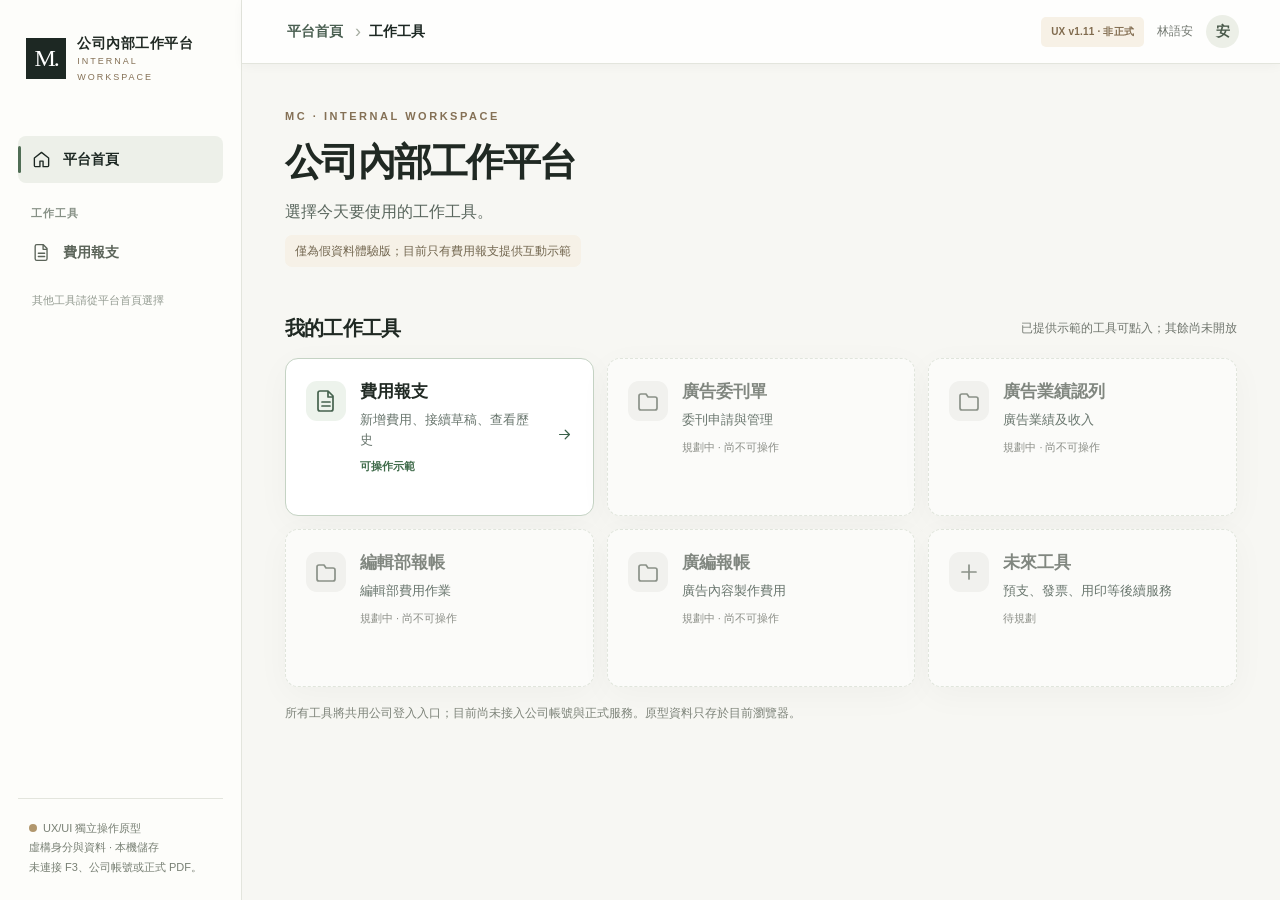
<file: expense-ux-preview/archive/v1.11.html>
<!doctype html>
<html lang="zh-Hant">
<head>
<meta charset="utf-8">
<meta name="viewport" content="width=device-width, initial-scale=1, viewport-fit=cover">
<meta name="color-scheme" content="light">
<meta name="robots" content="noindex,nofollow,noarchive">
<title>MC Workspace · 費用報支｜UX v1.11 歷史查詢與明細檢視</title>
<style>
:root{--paper:#f7f7f3;--surface:#fff;--ink:#202923;--dark:#1d2823;--muted:#70766e;--line:#e3e5dd;--accent:#957a54;--accent-soft:#f5f0e7;--olive:#426654;--soft-green:#e7eee6;--red:#a43d3a;--soft-red:#faefec;--blue:#3b5c71;--shadow:0 8px 34px rgba(27,35,29,.035);--radius:15px}*{box-sizing:border-box}body{margin:0;background:var(--paper);color:var(--ink);font:14px/1.6 -apple-system,BlinkMacSystemFont,"Noto Sans TC","Microsoft JhengHei",Arial,sans-serif}button,input,textarea,select{font:inherit}button{cursor:pointer}button:disabled{cursor:not-allowed;opacity:.45}a{color:inherit}button:focus-visible,input:focus-visible,textarea:focus-visible,select:focus-visible,[tabindex]:focus-visible{outline:3px solid #8fbbac;outline-offset:3px}.icon{width:19px;height:19px;fill:none;stroke:currentColor;stroke-width:1.7;stroke-linecap:round;stroke-linejoin:round;flex-shrink:0}.icon.sm{width:17px;height:17px}.icon.lg{width:24px;height:24px}.app-shell{display:grid;grid-template-columns:242px minmax(0,1fr);min-height:100vh}.sidebar{background:#fdfdfa;border-right:1px solid var(--line);display:flex;flex-direction:column;padding:28px 18px 22px;position:sticky;top:0;height:100vh}.brand{display:flex;gap:11px;align-items:center;margin-bottom:45px;padding:4px 8px}.brand-symbol{height:41px;width:41px;background:var(--dark);color:white;display:grid;place-items:center;font-family:Georgia,serif;font-size:24px;letter-spacing:-2px}.brand-name{font-size:14px;letter-spacing:.035em;font-weight:800}.brand-en{font:9px/1.7 Arial,sans-serif;letter-spacing:.22em;color:var(--accent)}.nav-caption{font-size:10px;letter-spacing:.19em;color:#999e95;padding:0 15px;margin:0 0 14px;text-transform:uppercase}.nav-item{display:flex;align-items:center;gap:12px;width:100%;min-height:47px;border:0;text-align:left;background:transparent;color:#5b6459;padding:11px 14px;font-weight:650;margin:2px 0;border-radius:8px}.nav-item.active{background:#edf0e9;color:var(--dark);font-weight:800}.nav-item:hover{background:#f2f3ed}.nav-item .nav-count{margin-left:auto;font-size:11px;background:#ede7db;color:#7f6846;border-radius:20px;padding:1px 7px}.side-foot{margin-top:auto;border-top:1px solid var(--line);padding:20px 11px 0;font-size:11px;color:#777f73;line-height:1.8}.mini-dot{width:8px;height:8px;border-radius:100%;background:#b1976d;display:inline-block;margin-right:6px}.main{min-width:0}.topbar{height:73px;background:rgba(255,255,255,.82);border-bottom:1px solid var(--line);display:flex;align-items:center;justify-content:space-between;padding:0 41px;gap:16px}.breadcrumbs{color:var(--muted);font-size:12px}.breadcrumbs b{color:var(--ink);font-weight:650}.topright{display:flex;align-items:center;gap:13px}.test-tag{color:#806b4e;background:#f7f1e6;font-weight:750;font-size:10px;letter-spacing:.02em;border-radius:5px;padding:7px 10px}.user-bubble{width:33px;height:33px;background:#ecefe7;border-radius:50%;display:grid;place-items:center;color:#4a5a4b;font-weight:800}.content{max-width:1440px;margin:auto;padding:38px 43px 110px}.eyebrow{color:var(--accent);text-transform:uppercase;letter-spacing:.23em;font:700 11px Arial,sans-serif}.serif{font-family:Georgia,"Times New Roman",serif;letter-spacing:-.04em}.page-title{font-size:32px;line-height:1.35;margin:12px 0 7px;font-weight:750;letter-spacing:-.06em}.subtext{color:var(--muted);font-size:13px;margin:0}.page-head{display:flex;align-items:end;justify-content:space-between;gap:18px;margin-bottom:27px}.btn{border:1px solid transparent;display:inline-flex;justify-content:center;align-items:center;gap:9px;min-height:43px;padding:9px 17px;border-radius:8px;font-weight:750;text-decoration:none;white-space:nowrap;transition:background .15s,border-color .15s}.btn.primary{color:#fff;background:var(--dark);border-color:var(--dark)}.btn.primary:hover{background:#354137}.btn.secondary{background:white;color:var(--dark);border-color:#cbd0c5}.btn.secondary:hover,.btn.tertiary:hover{background:#f1f2ec}.btn.tertiary{background:transparent;color:#546457}.btn.danger{background:var(--red);color:#fff}.btn.gold{background:var(--accent-soft);color:#745b34}.btn.small{padding:7px 11px;min-height:34px;font-size:12px}.icon-btn{width:44px;height:44px;border-radius:8px;border:1px solid transparent;background:transparent;color:#526055;display:inline-grid;place-items:center}.icon-btn:hover{background:#f0f1ec}.icon-btn.danger:hover{color:var(--red);background:var(--soft-red)}.btnline{display:flex;gap:10px;align-items:center;flex-wrap:wrap}.card{background:var(--surface);border:1px solid var(--line);border-radius:var(--radius);box-shadow:var(--shadow)}.hero{display:grid;grid-template-columns:1.2fr .8fr;gap:30px;padding:44px 45px;background:linear-gradient(109deg,#f2f1e9 5%,#fff 65%,#f6f3eb 100%);border:1px solid #e8e6dc;border-radius:17px;position:relative;overflow:hidden}.hero:after{content:"";position:absolute;right:-40px;bottom:-120px;width:390px;height:390px;border:1px solid rgba(117,98,66,.16);border-radius:50%;box-shadow:0 0 0 55px rgba(117,98,66,.026),0 0 0 110px rgba(117,98,66,.018);pointer-events:none}.hero h1{font-size:41px;letter-spacing:-.065em;margin:12px 0 16px;line-height:1.3;max-width:590px}.hero p{max-width:550px;color:#666e65}.hero-counter{align-self:center;justify-self:end;position:relative;z-index:1;text-align:right;padding-right:36px}.hero-counter .num{font:italic 74px/1 Georgia,serif;color:#887452}.hero-counter .sub{font-size:12px;color:#837d72;margin-top:6px}.tools{display:grid;grid-template-columns:repeat(3,minmax(0,1fr));gap:14px;margin-top:18px}.tool{background:#fff;border:1px solid var(--line);border-radius:12px;min-height:160px;text-align:left;padding:24px;display:flex;flex-direction:column;align-items:start;gap:12px}.tool:not(:disabled):hover{border-color:#b7ab95;background:#fffdf9}.tool h3{font-size:16px;margin:0}.tool p{font-size:12px;color:var(--muted);margin:0}.section-head{display:flex;justify-content:space-between;align-items:center;margin:34px 0 13px}.section-head h2{font-size:20px;margin:0;letter-spacing:-.04em}.status{display:inline-flex;align-items:center;gap:5px;border-radius:5px;background:var(--soft-green);color:#3e654b;padding:3px 9px;font-size:11px;font-weight:750}.status.void{background:var(--soft-red);color:#9e5049}.status.draft{background:var(--accent-soft);color:#8b714b}.tag{display:inline-block;background:#f2f3ed;color:#606b5f;border-radius:5px;padding:3px 7px;font-size:11px}.overview{display:grid;grid-template-columns:repeat(3,minmax(0,1fr));gap:12px;margin:20px 0 0}.kpi{padding:24px;border:1px solid var(--line);background:#fff;border-radius:12px}.kpi strong{display:block;font:36px/1.3 Georgia,serif;margin:7px 0}.kpi span,.kpi small{color:var(--muted);font-size:12px}.tabs{display:flex;gap:18px;border-bottom:1px solid var(--line);margin:24px 0}.tab{border:0;border-bottom:2px solid transparent;background:transparent;padding:12px 4px;font-weight:750;color:#848b83}.tab.active{border-color:var(--dark);color:var(--dark)}.record-wrap{overflow-x:auto}.record-table{width:100%;border-collapse:collapse;min-width:730px;font-size:13px}.record-table th{text-align:left;letter-spacing:.06em;text-transform:uppercase;font-size:10px;color:#8d968c;background:#fafbf8;padding:14px 18px;font-weight:700}.record-table td{border-top:1px solid #eef0eb;padding:16px 18px}.record-table tr:hover td{background:#fcfcfa}.record-table tbody tr:focus-within{background:#fcfcfa}.mono{font-variant-numeric:tabular-nums;font-feature-settings:"tnum";font-family:ui-monospace,"SFMono-Regular",Consolas,monospace;letter-spacing:-.035em}.amount{text-align:right;white-space:nowrap;font-variant-numeric:tabular-nums;font-feature-settings:"tnum";font-family:ui-monospace,"SFMono-Regular",Consolas,monospace}.history-search{display:flex;gap:10px;align-items:center;flex-wrap:wrap;padding:17px;border-bottom:1px solid var(--line)}.searchbox{display:flex;align-items:center;gap:8px;border:1px solid #d9dfd6;background:white;border-radius:8px;padding:0 11px;min-height:43px;flex:1;min-width:185px}.searchbox input{outline:0;border:0;min-width:0;width:100%;font-size:13px}.searchbox:focus-within{outline:2px solid #a0c4b4}.select{border:1px solid #d6dcd2;border-radius:8px;background:white;min-height:42px;padding:8px 12px;color:var(--ink)}.empty{text-align:center;padding:44px 20px;color:var(--muted)}.menu-wrap{position:relative;display:inline-block}.popup-menu{position:absolute;z-index:40;right:0;top:100%;width:180px;padding:6px;box-shadow:0 12px 36px #1f292122;background:#fff;border:1px solid var(--line);border-radius:10px}.popup-menu button{display:flex;align-items:center;gap:10px;border:0;background:white;padding:12px;width:100%;border-radius:6px;text-align:left;min-height:42px;color:var(--ink)}.popup-menu button:hover{background:#f6f7f3}.popup-menu button.danger{color:var(--red)}.form-layout{display:grid;grid-template-columns:minmax(0,1fr) 304px;gap:22px;align-items:start}.form-main{display:flex;flex-direction:column;gap:18px;min-width:0}.form-card{padding:26px 29px}.form-card h2{font-size:19px;letter-spacing:-.05em;margin:0 0 18px}.step-head{display:flex;align-items:center;justify-content:space-between;gap:10px}.step-num{font:italic 22px Georgia,serif;color:#9d8969;margin-right:10px}.grid-fields{display:grid;grid-template-columns:repeat(2,minmax(0,1fr));gap:16px 18px}.field{min-width:0;display:flex;flex-direction:column;gap:6px}.field.wide{grid-column:1/-1}.field label{font-size:12px;color:#535c54;font-weight:700}.field .required{color:#ac6247}.field input,.field select,.field textarea{background:white;border:1px solid #ced5cb;border-radius:8px;width:100%;min-height:44px;padding:10px 13px;color:var(--ink);font-size:14px;outline:0}.field textarea{resize:vertical;min-height:70px}.field input:focus,.field select:focus,.field textarea:focus{border-color:#738f77;box-shadow:0 0 0 2px #dce8da}.field input[disabled]{background:#f4f5f0;color:#657068}.hint{color:#899087;font-size:11px;line-height:1.6}.mini-note{font-size:12px;color:var(--muted)}.error-text{font-size:11px;color:var(--red);font-weight:750;min-height:0}.field.has-error input,.field.has-error select{border-color:var(--red);background:#fffafa}.combo{position:relative}.combo-input{position:relative}.combo-input .icon{position:absolute;right:13px;top:13px;color:#758076;pointer-events:none}.combo input{padding-right:40px}.options{position:absolute;top:calc(100% + 6px);width:100%;max-height:230px;overflow-y:auto;z-index:20;background:white;border:1px solid #cfd4c8;border-radius:9px;box-shadow:0 12px 30px #1c2e2020;padding:5px}.options[hidden]{display:none}.option{width:100%;border:0;text-align:left;background:white;border-radius:6px;display:block;padding:10px 12px;color:var(--ink);font-size:13px}.option:hover,.option.active{background:#eef2e9}.option-meta{display:block;font-size:11px;color:#777d74}.tiny-link{border:0;background:none;padding:7px 1px;color:#806747;font-size:12px;text-align:left;font-weight:750;cursor:pointer}.tiny-link:hover{text-decoration:underline}.segment{display:flex;background:#f2f3ef;border-radius:9px;padding:4px;gap:2px}.segment button{border:0;background:transparent;flex:1;border-radius:6px;padding:9px 10px;min-height:39px;font-weight:750;color:#757c74}.segment button.active{background:#fff;color:var(--dark);box-shadow:0 1px 4px #1e251910}.detail-list{display:flex;flex-direction:column;gap:0}.detail-item{display:grid;grid-template-columns:minmax(0,1fr) 160px 118px;gap:15px;align-items:center;padding:17px 0;border-top:1px solid #ecede8}.detail-item:first-child{border-top:0}.detail-item strong{font-size:14px}.detail-item small{font-size:11px;color:var(--muted);display:block;margin-top:3px}.detail-actions{display:flex;align-items:center;justify-content:end;gap:0}.detail-badge{background:#f5f5ef;color:#7a846f;padding:3px 6px;border-radius:4px;font-size:10px}.summary-panel{padding:25px;position:sticky;top:23px}.summary-title{display:flex;justify-content:space-between;align-items:center;padding-bottom:15px;border-bottom:1px solid var(--line)}.summary-panel h2{font-size:18px;margin:0}.money-grid{margin:19px 0}.money-line{display:grid;grid-template-columns:minmax(90px,1fr) 140px;gap:10px;margin:12px 0;align-items:center}.money-line .name{font-size:12px;color:#687167}.money-line.total{border-top:1px solid var(--line);padding-top:17px;margin-top:18px}.money-line.total .name{font-weight:800;color:var(--dark)}.money-line.total .amount{font-size:20px;font-weight:800;color:#233b2b}.account-amount{display:flex;justify-content:flex-end;align-items:baseline;font-variant-numeric:tabular-nums;font-family:ui-monospace,"SFMono-Regular",Consolas,monospace;white-space:nowrap;letter-spacing:-.035em}.account-amount .account-digits{text-align:right;min-width:8ch}.account-amount .account-paren{display:inline-block;width:1ch;text-align:center}.account-amount.is-negative{color:#8d4d48}.summary-panel .btn{width:100%;margin:6px 0}.safe-note{font-size:11px;color:#738076;line-height:1.7;border-top:1px solid var(--line);padding-top:16px;margin-top:16px}.notice{background:#f4f5f0;padding:13px 15px;border-radius:9px;color:#546254;font-size:12px}.notice.warn{background:#fbf5ea;color:#865f31}.notice.error{background:var(--soft-red);color:#8b4842}.notice strong{font-weight:800}.fixed-mobile-cta{display:none}.modal-scrim{position:fixed;inset:0;background:#17251bc9;z-index:100;display:flex;justify-content:center;align-items:center;padding:20px}.modal{background:white;width:min(620px,100%);max-height:min(90vh,900px);overflow-y:auto;border-radius:14px;padding:30px;box-shadow:0 32px 70px #0004}.modal.wide{width:min(760px,100%)}.modal header{display:flex;align-items:start;justify-content:space-between;gap:12px}.modal h2{margin:0;font-size:24px;letter-spacing:-.05em}.modal h3{margin:20px 0 8px;font-size:15px}.modal p{color:#69736a}.modal-footer{display:flex;gap:10px;justify-content:flex-end;margin-top:25px;flex-wrap:wrap}.review-summary{border:1px solid var(--line);padding:20px;border-radius:10px;margin:20px 0}.review-list{padding:0;margin:10px 0;list-style:none}.review-list li{display:flex;justify-content:space-between;gap:16px;padding:11px 0;border-bottom:1px solid #eef0eb}.review-list li:last-child{border-bottom:0}.checklabel{display:flex;gap:10px;align-items:flex-start;cursor:pointer;background:#f7f8f4;padding:13px;border-radius:8px;margin-top:15px}.checklabel input{margin-top:5px;accent-color:var(--olive);width:17px;height:17px}.success-header{display:flex;align-items:center;gap:15px;padding:20px;background:#edf3e9;border-radius:9px;margin-bottom:20px}.success-check{width:50px;height:50px;background:#456652;border-radius:50%;display:grid;place-items:center;color:white}.success-header h2{margin:0;font-size:23px}.success-number{font-size:16px;font-weight:800;letter-spacing:.02em;word-break:break-word}.doc-row{display:flex;justify-content:space-between;gap:12px;border:1px solid var(--line);padding:13px 15px;border-radius:9px;margin:10px 0;align-items:center}.timeline{counter-reset:step;list-style:none;padding:0;margin:18px 0}.timeline li{display:flex;gap:12px;align-items:flex-start;padding:9px 0;color:#536156}.timeline li .bubble{display:grid;place-items:center;width:24px;height:24px;flex-shrink:0;border-radius:50%;background:#e8ebe3;color:#45564b;font-size:12px;font-weight:800}.toast{position:fixed;bottom:26px;left:50%;transform:translate(-50%,15px);background:var(--dark);color:white;padding:13px 18px;border-radius:8px;box-shadow:0 12px 35px #12191433;font-size:13px;max-width:min(90vw,600px);opacity:0;pointer-events:none;transition:.2s;z-index:200}.toast.show{opacity:1;transform:translate(-50%,0)}.small{font-size:12px}.mt15{margin-top:15px}.muted{color:var(--muted)}.hidden{display:none!important}.right{text-align:right}.dot-divider{display:inline-block;margin:0 10px;color:#b8bcb4}.help-badge{font-size:11px;background:#f4f2e8;color:#856c46;border-radius:3px;padding:3px 7px}.mobile-only{display:none}@media(max-width:1120px){.app-shell{grid-template-columns:200px minmax(0,1fr)}.content{padding:27px 24px 95px}.topbar{padding:0 24px}.form-layout{grid-template-columns:minmax(0,1fr) 255px}.form-card{padding:22px}.summary-panel{padding:20px}.money-line{grid-template-columns:minmax(70px,1fr) 128px}.money-line.total .amount{font-size:17px}}@media(max-width:860px){.form-layout{grid-template-columns:1fr}.summary-panel{position:static;grid-row:1}.summary-panel .form-actions{display:none}.summary-panel .safe-note{display:none}.money-grid{display:grid;grid-template-columns:repeat(3,1fr);gap:8px;margin:15px 0 0}.money-line,.money-line.total{display:block;margin:0;padding:0;border:0}.money-line .name{display:block}.money-line .amount,.money-line.total .amount{justify-content:start;margin-top:3px;font-size:16px}.account-amount .account-digits{min-width:0}.account-amount .account-paren{width:.8ch}.fixed-mobile-cta{display:flex;position:sticky;bottom:0;background:#ffffffeb;backdrop-filter:blur(12px);border-top:1px solid var(--line);padding:10px 14px;z-index:25;align-items:center;justify-content:space-between;gap:9px;margin:20px -24px -90px}.tools{grid-template-columns:repeat(2,minmax(0,1fr))}}@media(max-width:700px){.app-shell{display:block}.sidebar{height:auto;position:static;padding:11px 14px;border-bottom:1px solid var(--line);gap:0}.brand{padding:4px 0;margin:0}.brand-symbol{width:34px;height:34px;font-size:20px}.brand-name{font-size:12px}.brand-en{font-size:8px}.nav-caption,.side-foot{display:none}.sidebar nav{display:none}.topbar{height:auto;min-height:46px;padding:8px 15px}.topright{gap:6px}.test-tag{font-size:9px;padding:5px 7px}.user-bubble{display:none}.content{padding:24px 16px 86px}.page-title{font-size:29px}.page-head{align-items:start;flex-wrap:wrap}.page-head .btn{width:auto}.hero{grid-template-columns:1fr;padding:26px}.hero h1{font-size:31px}.hero-counter{display:none}.tools{gap:10px}.tool{min-height:135px;padding:15px}.tool h3{font-size:14px}.tool p{font-size:11px}.overview{gap:8px}.kpi{padding:15px}.kpi strong{font-size:28px}.tab{font-size:12px}.form-card{padding:19px 16px}.grid-fields{grid-template-columns:1fr;gap:14px}.detail-item{grid-template-columns:minmax(0,1fr) 95px;gap:7px}.detail-actions{grid-column:1/-1;justify-content:end}.detail-item .amount{font-size:12px}.summary-panel{padding:18px}.money-grid{gap:7px}.money-line .name{font-size:10px}.money-line .amount,.money-line.total .amount{font-size:13px}.fixed-mobile-cta{margin:18px -16px -79px;bottom:0}.fixed-mobile-cta .btn{min-height:44px}.modal{padding:22px 18px}.modal h2{font-size:20px}.modal-footer .btn{flex:1}.mobile-only{display:initial}.history-search{padding:12px}.record-table{min-width:710px}}@media(prefers-reduced-motion:reduce){*{scroll-behavior:auto!important;transition:none!important}}

.history-search .select[type="date"]{width:148px;max-width:100%}@media(max-width:700px){.history-search .select[type="date"]{width:calc(50% - 5px)}}
.option-create{border-top:1px solid var(--line);margin-top:3px;color:#806641;font-weight:750}

/* v1.1 mobile-first workflow refinement — no fixed or sticky bottom action controls */
:root{--accent:#847055}
.form-layout.is-empty{grid-template-columns:minmax(0,920px)}
.form-layout .form-main{gap:15px}
.form-layout .form-card{border-radius:12px}
.form-card .step-head h2{margin:0 0 15px}
.form-card .step-head{margin-bottom:2px}
.save-control{display:flex;flex-direction:column;align-items:flex-end;gap:3px;max-width:100%}
.save-badge{display:inline-flex;align-items:center;gap:8px;padding:9px 11px;border:1px solid #d9dfd3;background:#f6f8f3;border-radius:8px;color:#617061;font-size:11px;line-height:1.35;max-width:100%}
.save-badge .save-dot{width:7px;height:7px;flex:0 0 7px;background:#adb5a6;border-radius:50%}
.save-badge[data-state="saved"] .save-dot{background:#447860}
.save-badge[data-state="saving"] .save-dot{background:#b78c3d}
.save-badge[data-state="error"]{color:#8b4a40;background:#fff2ef;border-color:#e8b9b0}
.save-badge[data-state="error"] .save-dot{background:#b64a3b}
.readonly-field{min-height:44px;background:#f7f7f3;border:1px solid #e8ebe4;border-radius:8px;padding:11px 13px;color:#536256;font-size:13px;display:flex;align-items:center}
.compact-header{padding-top:18px;padding-bottom:17px}
.compact-title{display:flex;justify-content:space-between;align-items:center;gap:12px}
.compact-header .eyebrow{font-size:10px;color:#76806d;letter-spacing:1.2px;margin:0 0 7px}
.compact-header h2{font-size:19px;margin:0 0 5px;overflow-wrap:anywhere;line-height:1.35}
.section-footer{display:flex;justify-content:flex-end;margin-top:10px}
.btn.textual{background:none;border:0;color:#7d674b;min-height:40px;font-weight:700;padding:7px 9px}
.btn.textual:hover{background:#f6f2eb}
.detail-card{scroll-margin-top:22px}
.detail-description{min-width:0;overflow-wrap:anywhere}
.detail-money{min-width:0;display:flex;flex-direction:column;align-items:flex-end;gap:4px}
.detail-item{grid-template-columns:minmax(0,1fr) minmax(132px,auto) 112px;gap:10px}
.detail-item.recent-detail{background:#f5f8f1;border-left:3px solid #819579;padding-left:12px;padding-right:7px}
.detail-bottom{display:flex;justify-content:space-between;align-items:center;flex-wrap:wrap;gap:9px;border-top:1px solid var(--line);margin-top:6px;padding-top:17px}
.detail-bottom .btn{min-height:44px}
.mini-overview{display:none}
.inline-feedback{display:flex;align-items:center;flex-wrap:wrap;gap:9px;padding:12px 13px;margin-bottom:13px;border:1px solid #e4ddc9;border-radius:8px;background:#f9f6ed;color:#765f3e;font-size:12px;line-height:1.5}
.inline-feedback.success{background:#f0f5ed;color:#356246;border-color:#dce9d5}
.inline-feedback .icon{width:16px;height:16px}
#addedNotice{scroll-margin-top:24px}
#lineEditor{scroll-margin-top:22px}
.editor-actions{display:flex;justify-content:flex-end;flex-wrap:wrap;gap:9px;margin-top:19px}
.editor-actions .btn{min-height:46px}
.form-end-actions{padding:21px 25px;display:flex;align-items:center;justify-content:space-between;gap:18px;flex-wrap:wrap}
.form-end-actions h2{font-size:17px;margin:0 0 6px}
.form-end-actions p{color:#72776b;font-size:12px;line-height:1.5;margin:0}
.end-buttons{display:flex;gap:9px;flex-wrap:wrap}
.end-buttons .btn{min-height:46px}
.summary-panel{top:24px;position:sticky;min-width:0}
.summary-panel .safe-note{margin-top:15px}
.summary-panel .money-grid{margin-bottom:10px}
.form-layout .money-line{grid-template-columns:minmax(90px,1fr) minmax(128px,max-content)}
.account-amount{display:inline-grid;grid-template-columns:1ch max-content 1ch;justify-content:end;align-items:baseline;column-gap:0;letter-spacing:0;max-width:100%;font-variant-numeric:tabular-nums;font-feature-settings:'tnum' 1}
.account-amount .account-paren{width:1ch;text-align:center}
.account-amount .account-digits{min-width:8ch;text-align:right;letter-spacing:0}
.summary-panel .account-amount .account-digits{min-width:11ch}
.form-layout .fixed-mobile-cta{display:none!important}
.test-tools{font-size:12px;background:#f8f8f6}
.test-tools summary{cursor:pointer}
.form-card .field input,.form-card .field select{min-height:46px}
.form-card .segment button{min-height:45px}
.form-card button:focus-visible,.save-control button:focus-visible{outline:3px solid #9cbe9e;outline-offset:2px}
@media(max-width:1120px){.form-layout.is-empty{grid-template-columns:minmax(0,1fr)}}
@media(max-width:860px){
 .form-layout{grid-template-columns:1fr}
 .summary-panel{display:none!important}
 .form-layout .form-main{gap:13px}
 .mini-overview{display:block;border:1px solid #e4e9df;background:#f6f8f3;border-radius:9px;padding:12px 14px;margin-bottom:9px}
 .mini-overview-head{font-size:11px;color:#657560;font-weight:700;margin-bottom:9px}
 .mini-overview .money-line,.mini-overview .money-line.total{display:grid;grid-template-columns:1fr max-content;align-items:center;gap:12px;margin:0;padding:6px 0;border:0}
 .mini-overview .money-line.total{border-top:1px solid #dce3d6;margin-top:7px;padding-top:10px}
 .mini-overview .money-line .name{font-size:12px;display:block}
 .mini-overview .money-line .amount,.mini-overview .money-line.total .amount{justify-content:end;margin:0;font-size:15px}
 .mini-overview .money-line.total .amount{font-size:19px}
 .mini-overview .account-digits{min-width:11ch}
 .form-end-actions{padding:19px}
}
@media(max-width:700px){
 .sidebar nav{display:flex;gap:3px;overflow-x:auto;margin:10px -3px 0;padding:0 0 4px;scrollbar-width:thin;white-space:nowrap}
 .sidebar nav .nav-item{width:auto;flex:none;padding:9px 10px;gap:5px;min-height:41px;border-radius:7px;font-size:11px}
 .sidebar nav .nav-item .icon{width:15px;height:15px}
 .content{padding-bottom:35px}
 .page-head{gap:10px;margin-bottom:16px}
 .page-head .subtext{font-size:12px;line-height:1.55}
 .save-control{align-items:flex-start;width:100%}
 .save-badge{font-size:11px;padding:7px 9px}
 .form-card{padding:17px 15px}
 .compact-title{align-items:flex-start}
 .compact-header h2{font-size:18px}
 .compact-header .btn{white-space:nowrap;min-height:42px;padding:9px 10px}
 .detail-item{grid-template-columns:minmax(0,1fr) max-content;gap:7px;padding:14px 0}
 .detail-item strong{font-size:14px}
 .detail-money{align-self:start}
 .detail-money .account-digits{min-width:0}
 .detail-item .detail-actions{grid-column:1/-1;justify-content:flex-end;margin-top:2px;gap:5px}
 .detail-actions button{width:44px;height:44px}
 .detail-bottom{justify-content:space-between}
 .detail-bottom .btn{width:100%;justify-content:center}
 .form-end-actions{display:block;padding:20px 16px}
 .end-buttons{margin-top:16px;display:flex;flex-direction:column}
 .end-buttons .btn{width:100%;min-height:49px}
 .editor-actions{display:flex;flex-direction:column}
 .editor-actions .btn{width:100%;min-height:49px}
 .mini-overview .money-line.total .amount{font-size:18px}
 .form-layout .account-amount .account-digits{min-width:8ch}
 .money-line .name{font-size:12px!important}
 .form-layout .money-line.total .account-amount{font-size:18px}
 .record-wrap{overflow-x:auto}
}
/* All amounts share a reserved trailing parenthesis column. Open parenthesis hugs the number. */
.account-amount{display:inline-grid;grid-template-columns:minmax(0,1fr) 1ch;min-width:10ch;justify-content:end;align-items:baseline;max-width:100%;font-variant-numeric:tabular-nums}
.account-amount .account-value{display:flex;align-items:baseline;justify-content:flex-end;white-space:nowrap;min-width:0}
.account-amount .account-digits{min-width:0!important;letter-spacing:0;flex:0 0 auto}
.account-amount .account-value .account-paren{width:auto!important;flex:0 0 auto}
.account-amount > .account-paren{width:1ch!important;text-align:center}
.account-amount{grid-template-columns:minmax(0,1fr) 12px}
.account-amount > .account-paren{width:12px!important}

/* v1.2: one unambiguous action per stage, genuine local photo preview without OCR claims */
.receipt-entry{display:flex;align-items:center;justify-content:space-between;gap:12px;padding:11px 14px;margin:0 0 20px;border:1px solid #e7e5db;border-radius:9px;background:#faf9f5}
.receipt-entry strong,.receipt-entry span{display:block;font-size:12px}.receipt-entry span{font-size:11px;color:#757d75}
.receipt-entry .btn{white-space:normal;text-align:center;min-height:44px;flex-shrink:0}
.photo-preview{margin:16px 0;padding:12px;border:1px solid var(--line);border-radius:9px;max-height:250px;overflow:hidden;text-align:center;background:#fbfbf7}
.photo-preview img{max-width:100%;max-height:210px;object-fit:contain}
.photo-preview[hidden]{display:none!important}
#voucherPhoto{min-height:45px;padding:8px 10px;border:1px dashed #bac6b9;border-radius:8px;width:100%}
@media(max-width:700px){.receipt-entry{flex-direction:column;align-items:stretch}.receipt-entry .btn{width:100%}.form-card .editor-actions .btn.primary{width:100%}}

/* v1.2 proactive audit: history and drafts must not become sideways-scrolling spreadsheets on phones. */
@media(max-width:700px){
 .record-wrap{overflow:visible}
 .record-table{min-width:0;width:100%;display:block}
 .record-table thead{display:none}
 .record-table tbody{display:grid;gap:12px}
 .record-table tbody tr{display:grid;grid-template-columns:1fr 1fr;gap:0 10px;background:white;border:1px solid var(--line);border-radius:10px;padding:12px 10px}
 .record-table tbody td{display:block;border:0;padding:7px;overflow-wrap:anywhere;min-width:0}
 .record-table tbody td:first-child,.record-table tbody td:last-child{grid-column:1/-1}
 .record-table tbody td:nth-child(2)::before,.record-table tbody td:nth-child(3)::before,.record-table tbody td:nth-child(4)::before,.record-table tbody td:nth-child(5)::before{display:block;font-size:10px;color:var(--muted);margin-bottom:3px}
 .record-table[data-view="claims"] td:nth-child(2)::before{content:'報支日期'}
 .record-table[data-view="claims"] td:nth-child(3)::before{content:'費用明細'}
 .record-table[data-view="claims"] td:nth-child(4)::before{content:'應付／應退'}
 .record-table[data-view="claims"] td:nth-child(5)::before{content:'單據狀態'}
 .record-table[data-view="drafts"] td:nth-child(2)::before{content:'費用明細'}
 .record-table[data-view="drafts"] td:nth-child(3)::before{content:'更新時間'}
 .record-table[data-view="drafts"] td:nth-child(4)::before{content:'應付／應退'}
 .record-table .btnline{gap:4px}
}


/* v1.3: editorial compact work area, persistent minimal title; independent F3/F2 prototype */
.topbar{position:sticky;top:0;z-index:45;min-height:64px;height:auto;padding-top:9px;padding-bottom:9px;backdrop-filter:blur(14px);box-shadow:0 2px 11px rgba(20,34,24,.035)}
.top-form-title{font-size:15px;letter-spacing:-.02em}
.topbar .save-badge{padding:6px 9px;font-size:11px;white-space:nowrap}
.topbar .save-control{flex-direction:row;align-items:center;gap:9px;flex-shrink:0}
.topbar .save-control .tiny-link{white-space:nowrap}
.summary-panel{top:84px}
.form-layout.is-empty{grid-template-columns:minmax(0,1040px)}
.form-layout:not(.is-empty){grid-template-columns:minmax(0,1fr) minmax(265px,290px);gap:20px}
.form-layout .form-main{min-width:0}
.claim-meta-grid{display:grid;grid-template-columns:repeat(3,minmax(0,1fr));gap:15px 17px}
.claim-meta-grid .claim-reason{grid-column:1/-1}
.claim-meta-grid .claim-reason > .field{width:100%}
.expense-field-set{display:flex;flex-direction:column;gap:16px}
.expense-row{display:grid;gap:14px 16px;align-items:start;min-width:0}
.expense-meta-row{grid-template-columns:minmax(145px,1.05fr) minmax(115px,.65fr) minmax(155px,1fr)}
.expense-purpose-row{grid-template-columns:minmax(190px,1fr) minmax(245px,1.45fr)}
.expense-type-row{grid-template-columns:1fr}
.expense-type-row .segment{max-width:100%;width:min(100%,530px)}
.expense-payment-row{grid-template-columns:minmax(220px,1fr) minmax(125px,150px) minmax(125px,150px)}
.expense-memo-row{grid-template-columns:1fr}
.amount-entry{text-align:right;letter-spacing:0;font-variant-numeric:tabular-nums;font-feature-settings:'tnum' 1;padding-left:8px!important;padding-right:11px!important;min-width:0}
.expense-payment-row .field .hint{font-size:10px;line-height:1.5}
.closing-notes h2{font-size:17px;margin:0 0 15px}
.closing-notes textarea{min-height:70px}
#headerCard,#notesSection,#lineEditor{scroll-margin-top:89px}
@media(max-width:1120px){
 .form-layout:not(.is-empty){grid-template-columns:minmax(0,1fr) minmax(240px,265px);gap:15px}
 .expense-payment-row{grid-template-columns:minmax(180px,1fr) minmax(118px,140px) minmax(118px,140px)}
}
@media(max-width:950px){
 .form-layout:not(.is-empty),.form-layout.is-empty{grid-template-columns:minmax(0,1fr)}
 .expense-meta-row{grid-template-columns:minmax(0,1fr) minmax(0,.7fr) minmax(0,1fr)}
 .expense-payment-row{grid-template-columns:minmax(0,1fr) minmax(125px,150px) minmax(125px,150px)}
}
@media(max-width:700px){
 .topbar{min-height:52px;padding:7px 12px}
 .topbar .workspace-word,.topbar .top-username,.topbar .user-bubble{display:none}
 .topbar .topright{gap:7px}
 .topbar .test-tag{display:none}
 .topbar .save-badge{font-size:10px;white-space:normal;max-width:154px;padding:5px 7px}
 .top-form-title{font-size:14px}
 .claim-meta-grid{grid-template-columns:1fr 1fr;gap:12px}
 .claim-meta-grid .claim-reason{grid-column:1/-1}
 .claim-meta-grid > .field:nth-child(3){grid-column:1/-1}
 .expense-meta-row{grid-template-columns:minmax(0,1fr) minmax(0,.75fr)}
 .expense-meta-row > .field:nth-child(3){grid-column:1/-1}
 .expense-purpose-row{grid-template-columns:1fr}
 .expense-payment-row{grid-template-columns:repeat(2,minmax(0,1fr));gap:13px 10px}
 .expense-payment-row > .field:first-child{grid-column:1/-1}
 .expense-type-row .segment{width:100%}
 #headerCard,#notesSection,#lineEditor,.detail-card{scroll-margin-top:66px}
}
@media(max-width:360px){
 .topbar .save-badge{max-width:135px;font-size:10px}
 .expense-meta-row{grid-template-columns:1fr}
 .expense-meta-row > .field:nth-child(3){grid-column:auto}
 .expense-payment-row{grid-template-columns:1fr 1fr}
 .expense-payment-row .amount-entry{font-size:13px}
}

/* v1.3 compact back navigation remains available after scrolling */
.topbar .breadcrumbs{display:flex;align-items:center;gap:8px;min-width:0}
.topbar-back{background:transparent;border:1px solid #d8ded4;color:#536658;border-radius:7px;display:inline-grid;place-items:center;width:36px;height:36px;flex:0 0 36px;padding:0}
.topbar-back:hover{background:#f0f3ed}
.topbar-back:focus-visible{outline:3px solid #9cbe9e;outline-offset:2px}
@media(max-width:700px){.topbar-back{width:34px;height:34px;flex-basis:34px}}


/* v1.4: real responsive reflow / readable claim history.
   Design-only override. No monetary, submission, PDF, or storage logic changed.
   IMPORTANT: the breakpoint is based on usable form width, not only screen width. */

/* Keep page grid from forcing internal form fields beyond their card. A narrow
   DESKTOP window still has a 242px sidebar, so the v1.3 950px breakpoint was too late. */
@media (max-width:1240px) {
  .form-layout:not(.is-empty) { grid-template-columns: minmax(0,1fr); }
  .form-layout:not(.is-empty) > .summary-panel { position:static; width:100%; }
}

/* The inline-size of the actual form, not the browser window, controls columns.
   This also works when a future platform embeds the form in a narrower panel. */
.form-layout .form-main { container-name: claim-form; container-type: inline-size; }
.expense-row > .field,
.expense-row > .field .combo,
.expense-row > .field .combo-input,
.expense-row > .field input,
.expense-row > .field select,
.expense-row > .field textarea { min-width:0; max-width:100%; }

@container claim-form (max-width:700px) {
  .claim-meta-grid { grid-template-columns:repeat(2,minmax(0,1fr)); }
  .claim-meta-grid > .field:nth-child(3), .claim-meta-grid .claim-reason { grid-column:1/-1; }
  .expense-meta-row { grid-template-columns: minmax(0,1.1fr) minmax(0,.8fr); }
  .expense-meta-row > .field:nth-child(3) { grid-column:1/-1; }
  .expense-purpose-row { grid-template-columns:minmax(0,1fr); }
  .expense-payment-row { grid-template-columns:repeat(2,minmax(0,1fr)); gap:13px 12px; }
  .expense-payment-row > .field:first-child { grid-column:1/-1; }
  .expense-type-row .segment { width:100%; }
}
@container claim-form (max-width:330px) {
  .expense-meta-row { grid-template-columns:minmax(0,1fr); }
  .expense-meta-row > .field:nth-child(3) { grid-column:auto; }
}

/* Legibility: real typography, rather than shrinking the entire table to fit. */
.record-wrap { container: claim-history / inline-size; }
.record-table { font-size:15px; line-height:1.6; }
.record-table th {
  font-size:13.5px; line-height:1.45; color:#465149;
  text-transform:none; letter-spacing:0; font-weight:750; padding:16px 14px;
  white-space:nowrap;
}
.record-table td { padding:18px 14px; vertical-align:middle; }
.record-table td:first-child .tiny-link,
.record-table td:first-child .tiny-link.mono { font-size:14px; font-weight:750; line-height:1.55; }
.record-table td:first-child .small { font-size:13.5px; line-height:1.6; margin-top:3px; }
.record-table td:nth-child(4) { font-variant-numeric:tabular-nums; font-weight:650; }
.record-table .status { font-size:12.5px; padding:5px 10px; }
.record-table .btn.small { font-size:13px; min-height:38px; }
.record-table .btnline { flex-wrap:nowrap; }
.record-table .icon-btn { width:40px;height:40px; }

/* Use readable cards when the actual record-list panel cannot fit six columns.
   The responsive behaviour works even if the viewport is wide but the panel isn't. */
@container claim-history (max-width:900px) {
  .record-table { display:block; min-width:0; width:100%; font-size:15px; }
  .record-table thead { display:none; }
  .record-table tbody { display:grid; gap:12px; padding:13px; }
  .record-table tbody tr {
    display:grid; grid-template-columns:repeat(2,minmax(0,1fr));
    gap:0 12px; background:#fff; border:1px solid var(--line);
    border-radius:11px; padding:12px 14px;
  }
  .record-table tbody td {
    display:block; min-width:0; overflow-wrap:anywhere;
    padding:9px 4px; border:0; font-size:15px;
  }
  .record-table tbody td:first-child,
  .record-table tbody td:last-child { grid-column:1/-1; }
  .record-table tbody td:first-child { border-bottom:1px solid var(--line); padding-bottom:12px; }
  .record-table tbody td:last-child { padding-top:12px; }
  .record-table tbody td:nth-child(4) { text-align:left; }
  .record-table tbody td:nth-child(2)::before,
  .record-table tbody td:nth-child(3)::before,
  .record-table tbody td:nth-child(4)::before,
  .record-table tbody td:nth-child(5)::before {
    display:block; font-size:12px; font-weight:700; color:#697368; margin-bottom:4px;
  }
  .record-table[data-view="claims"] td:nth-child(2)::before { content:'報支日期'; }
  .record-table[data-view="claims"] td:nth-child(3)::before { content:'費用明細'; }
  .record-table[data-view="claims"] td:nth-child(4)::before { content:'應付／應退'; }
  .record-table[data-view="claims"] td:nth-child(5)::before { content:'單據狀態'; }
  .record-table[data-view="drafts"] td:nth-child(2)::before { content:'費用明細'; }
  .record-table[data-view="drafts"] td:nth-child(3)::before { content:'更新時間'; }
  .record-table[data-view="drafts"] td:nth-child(4)::before { content:'應付／應退'; }
  .record-table .btnline { flex-wrap:wrap; gap:10px; }
}
@media (max-width:500px) {
  .record-table tbody { padding:10px; }
  .record-table tbody tr { padding:10px 12px; }
  .record-table tbody td { font-size:14px; }
  .record-table .btn.small { min-height:42px; }
}

/* v1.5 – implemented editorial concept without inventing business workflows. */
.hero{grid-template-columns:minmax(0,1fr) minmax(210px,.67fr);min-height:270px;align-items:center}
.hero h1{font-size:clamp(32px,3.2vw,45px);margin:12px 0 10px}
.hero p{font-size:14px;margin:0 0 15px}
.hero-counter .num{font-size:clamp(65px,7vw,92px);color:#897354}

.payee-guide{margin:0 0 2px;color:#677166;font-size:13px}
.payee-choices{display:grid;grid-template-columns:repeat(3,minmax(0,1fr));gap:12px;min-width:0}
.payee-choice{min-width:0;min-height:95px;display:grid;grid-template-columns:24px minmax(0,1fr);grid-template-rows:auto auto;column-gap:10px;align-content:center;align-items:center;text-align:left;background:#fcfcfa;border:1px solid #d8ded3;border-radius:10px;padding:13px;white-space:normal;color:var(--dark)}
.payee-choice:hover{background:#f7f9f4;border-color:#9cae9c}
.payee-choice.selected{border:2px solid var(--dark);padding:12px;background:#f4f7ef;box-shadow:0 0 0 2px #e5ede1}
.choice-indicator{grid-row:1/3;display:grid;place-items:center;border:1.7px solid #a9b4a6;border-radius:50%;width:21px;height:21px;font-size:12px;font-weight:800}
.payee-choice.selected .choice-indicator{background:var(--dark);color:#fff;border-color:var(--dark)}
.choice-label{font-size:16px;font-weight:800;line-height:1.4}
.choice-help{font-size:11.5px;color:#6b786d;line-height:1.45;margin-top:4px;overflow-wrap:anywhere}
#payeeTypeChoice:focus{outline:none}
#field-payeeTypeChoice:has(.error-text:not(:empty)) .payee-choices{outline:2px solid #c27e70;outline-offset:3px;border-radius:10px}
#payeeQuery:disabled{background:#f3f5f0;color:#778275;cursor:not-allowed}

/* The reason explains the expense, the document number merely locates it. */
.record-table[data-view="claims"] th:first-child{min-width:245px}
.claim-reason-link{color:#202b24;font-weight:800;font-size:17px;line-height:1.4;text-align:left;border:0;background:transparent;padding:0;max-width:100%;white-space:normal;overflow-wrap:anywhere;text-decoration:none}
.claim-reason-link:hover{text-decoration:underline;text-decoration-color:#a38b66;text-underline-offset:4px}
.claim-id-secondary{font-size:12.5px!important;color:#81897c;line-height:1.55;margin-top:5px;overflow-wrap:anywhere}
.record-table[data-view="claims"] tbody td:first-child{padding-top:18px;padding-bottom:18px}
.record-table[data-view="claims"] tbody td:nth-child(4){font-size:16px}

/* Page top status stays fixed; on wide screens the query strip and table headings remain visible within their list. */
@media (min-width:1100px){
 .history-search{position:sticky;top:64px;z-index:22;background:#fff;box-shadow:0 6px 12px rgba(32,41,35,.035)}
 .record-wrap{overflow:visible}
 .record-table thead th{position:sticky;top:145px;z-index:21;background:#f5f5ee;box-shadow:0 2px 5px rgba(35,40,30,.08)}
}
@media(max-width:1120px){
 .payee-choices{gap:8px}
 .payee-choice{padding:11px;grid-template-columns:21px minmax(0,1fr);column-gap:7px}
 .payee-choice.selected{padding:10px}
}
@media(max-width:880px){
 .payee-choices{grid-template-columns:repeat(3,minmax(0,1fr))}
 .choice-help{font-size:11px}
}
@media(max-width:550px){
 .payee-choices{grid-template-columns:1fr;gap:8px}
 .payee-choice{min-height:64px;grid-template-columns:24px minmax(0,1fr);padding:10px 13px}
 .choice-help{font-size:12px}
 .hero{grid-template-columns:1fr;min-height:0}
 .hero-counter{display:none}
 .claim-reason-link{font-size:17px}
}
@container claim-history (max-width:900px){
 .record-table[data-view="claims"] tbody td:first-child{display:flex;flex-direction:column;align-items:flex-start;gap:4px}
 .record-table[data-view="claims"] .claim-reason-link{font-size:17px;font-weight:800}
 .record-table[data-view="claims"] .claim-id-secondary{font-size:12.5px!important}
}

/* UX v1.6: mobile nav stays reachable without a 200px masthead. App-wide sticky context. */
.mobile-apphead,.mobile-nav-layer,.mobile-filter-toggle{display:none}
.advanced-filters{display:contents}
.filter-clear{background:#fff;border:1px solid var(--line);border-radius:8px;min-height:42px;padding:8px 10px;color:var(--dark);font-weight:650;cursor:pointer}
.history-result-count{padding:9px 19px;font-size:13px;color:#656e63;background:#fff;border-bottom:1px solid var(--line)}
.success-reason{font-size:22px;line-height:1.5;margin:16px 0 0;font-weight:780;overflow-wrap:anywhere}
.success-next-actions{margin-top:18px}
@media(min-width:701px){.topbar{z-index:55}}
@media(max-width:1100px){
 .app-shell{display:block}
 .sidebar{display:none!important}
 .topbar{position:sticky!important;top:0!important;z-index:65;min-height:56px;height:56px;padding:0 12px!important;background:rgba(255,255,255,.97);border-bottom:1px solid #dfe4db;box-shadow:0 3px 15px #1e302512;display:flex;align-items:center;gap:0}
 .desktop-breadcrumbs{display:none!important}
 .mobile-apphead{display:flex;align-items:center;gap:8px;width:100%;min-width:0;justify-content:space-between}
 .mobile-menu-btn{background:white;color:var(--dark);display:inline-flex;align-items:center;justify-content:center;gap:3px;padding:0 9px;height:42px;min-width:65px;border:1px solid #d7ded5;border-radius:9px;font-size:12px;font-weight:760;flex:none}
 .mobile-menu-btn .icon{width:17px;height:17px}
 .mobile-current{display:flex;align-items:center;gap:8px;min-width:0;flex:1;justify-content:center}
 .mobile-brand-symbol{width:32px;height:32px;flex:none;display:grid;place-items:center;background:var(--dark);color:#fff;font:20px Georgia,serif;border-radius:5px}
 .mobile-current-text{display:flex;flex-direction:column;line-height:1.3;min-width:0}
 .mobile-current-text b{font-size:15px;color:var(--dark);overflow:hidden;white-space:nowrap;text-overflow:ellipsis}
 .mobile-current-text small{font-size:10px;color:#7b856f;white-space:nowrap}
 .mobile-save-indicator{display:block;flex:none;width:9px;height:9px;background:#bfa78d;border-radius:50%;border:1px solid white;box-shadow:0 0 0 1px #cdd6c9;margin:0 3px}
 .mobile-save-indicator[data-state=saved]{background:#447859}
 .mobile-save-indicator[data-state=error]{background:#b34d45;box-shadow:0 0 0 2px #f6ddd8}
 .mobile-save-indicator[data-state=saving]{background:#b7955c}
 .topbar .topright{display:none!important}
 .content{padding-top:20px}
 #headerCard,#notesSection,#lineEditor,.detail-card{scroll-margin-top:72px}
 .page-head{margin-bottom:14px}
 .page-title{font-size:27px}
 .hero{padding:24px 20px}
 .mobile-nav-layer{display:block;position:fixed;inset:0;z-index:95}
 .mobile-nav-scrim{position:absolute;inset:0;background:#0d2119aa;border:0;width:100%;height:100%;cursor:pointer}
 .mobile-nav-panel{position:absolute;left:0;top:0;bottom:0;width:min(310px,88vw);background:#fdfefa;padding:calc(18px + env(safe-area-inset-top,0px)) 17px 24px;display:flex;flex-direction:column;box-shadow:6px 0 32px #001b0d38;overflow-y:auto}
 .mobile-nav-heading{display:flex;align-items:start;justify-content:space-between;gap:10px;padding:4px 4px 20px;border-bottom:1px solid var(--line)}
 .mobile-nav-heading .brand-name{font-size:17px}
 .mobile-nav-heading small{color:var(--muted);font-size:12px}
 .mobile-nav-close{display:grid;place-items:center;flex:none;width:44px;height:44px;background:#fff;border:1px solid var(--line);border-radius:8px}
 .mobile-nav-panel nav{padding:18px 0;display:grid;gap:5px}
 .mobile-nav-panel .nav-item{display:flex;font-size:16px;min-height:53px;width:100%;border-radius:9px}
 .mobile-nav-panel .nav-item .icon{width:22px;height:22px}
 .mobile-nav-footer{margin-top:auto;padding:14px 4px 0;color:var(--muted);font-size:12px;border-top:1px solid var(--line)}
 .history-search{display:flex;flex-direction:column;align-items:stretch;gap:9px;padding:12px}
 .history-search .searchbox{flex:none;width:100%;min-width:0;min-height:47px}
 .history-search .searchbox input{font-size:16px}
 .mobile-filter-toggle{display:flex;gap:8px;align-items:center;justify-content:center;width:100%;min-height:44px;border:1px solid #d3dad0;background:#f9faf6;border-radius:9px;color:var(--dark);font-size:14px;font-weight:750}
 .advanced-filters{display:none}
 .advanced-filters.expanded{display:grid;grid-template-columns:1fr 1fr;gap:9px;width:100%}
 .advanced-filters .select{min-width:0;width:100%!important;font-size:14px;min-height:45px}
 .advanced-filters #historyFilter{grid-column:1/-1}
 .advanced-filters .filter-clear{grid-column:1/-1}
 .record-table .claim-reason-link{font-size:18px}
 .record-table td{font-size:14px}
 .record-table tbody tr{padding:14px}
 .record-table td:last-child .btn{min-height:44px}
 .success-reason{font-size:19px}
 .success-next-actions{display:grid;gap:10px}
 .success-next-actions .btn{width:100%;white-space:normal;text-align:center}
 .success-number{font-size:clamp(13px,4vw,18px);overflow-wrap:anywhere;letter-spacing:-.06em}
 .success-header{align-items:flex-start}
 .success-header h2{font-size:20px;line-height:1.4}
 .success-header .success-check{flex:none}
 .modal-scrim{padding:10px;align-items:center}
 .modal{max-height:calc(100dvh - 20px);padding:18px 16px;overflow-y:auto}
 .modal header{position:sticky;top:-19px;z-index:1;background:white;padding:5px 0 9px;border-bottom:1px solid var(--line)}
 .modal .checklabel{font-size:14px}
 .modal-footer{gap:9px}
 .modal-footer .btn{min-width:0;white-space:normal}
}
@media(max-width:360px){
 .mobile-brand-symbol{width:29px;height:29px}
 .mobile-current-text b{font-size:14px}
 .mobile-current-text small{font-size:9px}
 .mobile-menu-btn{min-width:60px;padding:0 6px}
}
@media(prefers-reduced-motion:reduce){.mobile-nav-panel{transition:none!important}}

/* v1.6 second-pass usability audit: visible save state and compact pending tools. */
@media(max-width:700px){
 .mobile-save-indicator{width:auto;height:34px;background:transparent!important;border:0!important;box-shadow:none!important;margin:0;display:flex;align-items:center;gap:5px;font-size:10px;color:#69766b;white-space:nowrap;min-width:0}
 .mobile-save-indicator::before{content:'';display:block;width:7px;height:7px;border-radius:50%;background:#bfa78d;flex:none}
 .mobile-save-indicator[data-state=saved]::before{background:#447859}
 .mobile-save-indicator[data-state=error]::before{background:#b34d45}
 .mobile-save-indicator[data-state=error]{color:#a53d34}
 .mobile-save-label{white-space:nowrap;font-weight:750}
 .tools{display:grid;grid-template-columns:1fr;gap:8px}
 .tools .tool:not(:disabled){min-height:128px}
 .tools .tool:disabled{min-height:0;padding:10px 13px;display:flex;flex-direction:row;align-items:center;gap:12px}
 .tools .tool:disabled .icon{width:18px;height:18px}
 .tools .tool:disabled h3{font-size:14px;font-weight:700}
 .tools .tool:disabled p{margin-left:auto;white-space:nowrap;font-size:12px}
 .overview .kpi{padding:10px 8px}
 .overview .kpi small{font-size:11px}
}
@media(max-width:360px){.mobile-save-label{font-size:9px}}

/* v1.6 detail QA: clear status and accessible overlay. */
body:has(.mobile-nav-layer){overflow:hidden}
.timeline-heading{font-size:15px;color:var(--ink);margin:25px 0 8px}
.success-number-label{margin-top:15px}
@media(max-width:700px){
 .mobile-menu-btn{height:44px}
 .success-reason{margin-top:9px}
 .timeline-heading{font-size:14px}
}

/* UX v1.7 desktop + mobile wayfinding audit */
:root {--nav-hover:#f1f3ed}
.desktop-breadcrumbs {display:flex;align-items:center;gap:8px;min-width:0;white-space:nowrap;font-size:14px}
.desktop-breadcrumbs .crumb-link {color:#4b6052;border:0;background:transparent;padding:8px 4px;font-weight:650;min-height:42px;border-radius:5px}
.desktop-breadcrumbs .crumb-link:hover {background:var(--nav-hover);text-decoration:underline}
.desktop-breadcrumbs b[aria-current=page] {font-weight:800;color:var(--dark)}
.crumb-sep {color:#a6ada1;font-size:18px}
.claim-reason-title {display:block;color:#202b24;font-weight:800;font-size:17px;line-height:1.45;overflow-wrap:anywhere}
.more-actions-btn {border:1px solid #cbd0c5;background:#fff;border-radius:8px;min-height:40px;padding:7px 10px;display:inline-flex;align-items:center;justify-content:center;gap:3px;color:var(--dark);font-size:13px;font-weight:700;white-space:nowrap}
.more-actions-btn:hover,.more-actions-btn[aria-expanded=true]{background:#f1f3ed;border-color:#849889}
.more-actions-btn[aria-expanded=true] .icon{transform:rotate(180deg)}
.record-table th {font-size:13px;letter-spacing:0;text-transform:none;color:#586258;font-weight:800}
.record-table td {font-size:14px}
.record-table td .btn.small {font-size:13px;min-height:40px}
.unavailable-label {display:inline-flex;align-items:center;padding:9px 12px;background:#f5f6f1;color:#626960;border-radius:7px;font-size:13px;border:1px solid #e2e5dc}
.form-end-actions .btn.primary {font-size:14px}
.nav-item.active{position:relative}
.nav-item.active:before {content:'';height:58%;position:absolute;left:0;top:21%;width:3px;border-radius:3px;background:#506e55}
@media(max-width:700px){
 .desktop-breadcrumbs {display:none!important}
 .record-table .claim-reason-title{font-size:18px}
 .more-actions-btn{min-height:44px;font-size:14px}
 .record-table th {font-size:13px}
 .mobile-nav-panel .nav-item.active::before{display:block}
}

/* Meaningful edit actions always include readable labels, including touch devices. */
.detail-item .detail-actions{gap:2px}
.detail-action-btn.icon-btn{width:auto;min-width:42px;min-height:42px;height:auto;padding:5px 6px;display:inline-flex;justify-content:center;align-items:center;gap:3px;font-size:12px;font-weight:700;border-radius:6px}
.detail-action-btn .icon{width:15px;height:15px}
.detail-action-btn.danger{color:#a04740}
@media (min-width:701px){.detail-item{grid-template-columns:minmax(0,1fr) minmax(112px,auto) 148px;gap:6px}}
@media (max-width:700px){.detail-actions .detail-action-btn.icon-btn{min-height:44px;padding:6px 10px;font-size:13px}.mobile-current-text b{font-size:14px}}

/* Desktop filters must say which date is start/end; no icon-only guessing. */
.date-filter-inline{display:inline-flex;align-items:center;gap:5px;white-space:nowrap;font-size:12px;font-weight:750;color:#566155;flex:0 0 auto}
.date-filter-inline .select{width:137px;min-width:0;flex:0 1 auto}
@media(max-width:700px){.date-filter-inline{width:100%;min-width:0;display:flex;flex-direction:column;align-items:stretch;gap:3px}.date-filter-inline .select{width:100%!important;min-width:0;flex:auto}}

/* Sticky column headings follow actual filter height, including wrapped desktop filters. */
@media(min-width:1100px){.record-table thead th{top:var(--history-header-top,145px)}}


/* UX v1.8 — space-efficient history list: readable rather than oversized cards.
   Data projection: same state.records, search, status, dates and net calculations as desktop. */
.compact-history-list{display:none}
.claims-page .record-table[data-view="claims"] tbody td{padding-top:12px;padding-bottom:12px}
.claims-page .record-table[data-view="claims"] tbody td:first-child{padding-top:12px;padding-bottom:12px}
.claims-page .record-table[data-view="claims"] .claim-id-secondary{margin-top:2px}
@container claim-history (max-width:900px){
 .claims-page .record-table[data-view="claims"]{display:none}
 .claims-page .compact-history-list{display:block;padding:0;background:#fff}
 .claims-page .record-wrap{overflow:visible}
 .claims-page .compact-claim{padding:13px 15px 12px;border-top:1px solid var(--line);background:#fff}
 .claims-page .compact-claim:first-child{border-top:0}
 .compact-claim-head{display:grid;grid-template-columns:minmax(0,1fr) auto;align-items:start;gap:9px}
 .compact-claim-name{min-width:0;display:flex;flex-direction:column;gap:2px}
 .compact-reason{font-size:16px;line-height:1.35;font-weight:800;letter-spacing:-.02em;overflow-wrap:anywhere}
 .compact-ref{font-size:10.5px;line-height:1.25;color:#889083;overflow-wrap:anywhere}
 .compact-claim-money{display:flex;flex-direction:column;gap:3px;align-items:flex-end;text-align:right;min-width:0}
 .compact-claim-money .account-amount{font-size:16px;font-weight:800;line-height:1.4;white-space:nowrap}
 .compact-claim-money .status{font-size:11px;padding:1px 7px}
 .compact-claim-tail{display:flex;justify-content:space-between;align-items:center;gap:8px;margin-top:7px;min-width:0}
 .compact-claim-meta{display:flex;align-items:center;gap:6px;color:#687368;font-size:12px;white-space:nowrap;min-width:0;font-variant-numeric:tabular-nums}
 .compact-claim-actions{display:flex;gap:6px;align-items:center;flex:0 0 auto}
 .compact-claim-actions .btn.small,.compact-claim-actions .more-actions-btn{min-height:44px;font-size:12px;padding:7px 9px}
 .compact-claim-actions .more-actions-btn .icon{width:13px;height:13px}
 .compact-claim .popup-menu{min-width:188px;z-index:60}
 .compact-claim:focus-within{background:#fcfdfb}
}
@media(max-width:700px){
 .claims-page .page-head{align-items:center;flex-wrap:nowrap;gap:9px;margin:0 0 9px}
 .claims-page .page-head .eyebrow,.claims-page .page-head .subtext{display:none}
 .claims-page .page-head .page-title{font-size:23px;margin:0;line-height:1.25}
 .claims-page .page-head .btn{min-height:40px;padding:7px 9px;font-size:12px}
 .claims-page .tabs{margin:9px 0 10px}
 .claims-page .tabs .tab{padding:9px 3px}
 .claims-page .history-search{display:grid;grid-template-columns:minmax(0,1fr) auto;gap:8px;padding:11px}
 .claims-page .history-search .searchbox{min-width:0;width:100%;min-height:44px}
 .claims-page .history-search .mobile-filter-toggle{margin:0;min-height:44px;white-space:nowrap;padding:7px 9px;font-size:12px}
 .claims-page .history-search .advanced-filters{grid-column:1/-1}
 .claims-page .history-result-count{padding:5px 13px;font-size:12px}
 .claims-page .compact-claim{padding:12px 11px 11px}
 .claims-page .compact-claim-meta{font-size:11px;gap:4px}
 .claims-page .compact-claim-actions{gap:4px}
 .claims-page .compact-claim-actions .btn.small,.claims-page .compact-claim-actions .more-actions-btn{min-height:44px;padding:6px 8px;font-size:11.5px}
 .claims-page .notice.mt15{font-size:11px}
}
@media(max-width:360px){
 .claims-page .page-head .page-title{font-size:21px}
 .claims-page .page-head .btn{font-size:11px;padding:6px}
 .compact-reason{font-size:15px}
 .compact-claim-tail{flex-wrap:wrap;gap:5px}
 .compact-claim-actions{margin-left:auto}
}


/* v1.9 -- platform/mode separation, action audit and tablet portrait */
.nav-group-label{font-size:11px;letter-spacing:.08em;font-weight:800;color:#879186;padding:20px 13px 4px}
.nav-subgroup{padding-left:12px;margin:0 0 3px 4px;border-left:1px solid #e4e9df}
.nav-subgroup .nav-item{font-size:13px;min-height:42px;padding:8px 11px}
.nav-group-hint{font-size:11px;line-height:1.55;color:#939b91;padding:14px 14px 6px}
.platform-intro{padding:8px 0 11px}
.platform-intro h1{margin:10px 0 6px;font-size:clamp(26px,3vw,38px);letter-spacing:-.045em}
.platform-intro p{font-size:16px;margin:0 0 11px;color:#59665d}
.demo-disclaimer{display:inline-block;font-size:12px;color:#72664f;background:#f6f1e7;border-radius:7px;padding:7px 10px;line-height:1.5}
.workspace-tools{display:grid;grid-template-columns:repeat(3,minmax(0,1fr));gap:13px;margin:14px 0 12px}
.workspace-tools>[role=listitem]{min-width:0}
.workspace-tool-live,.workspace-tool-locked{width:100%;min-height:158px;display:flex;align-items:flex-start;gap:14px;text-align:left;border-radius:13px;border:1px solid #e0e5dc;background:#fff;padding:22px 20px;color:var(--ink);box-shadow:var(--shadow)}
.workspace-tool-live{border-color:#c5d3c4;cursor:pointer;transition:background .18s,border-color .18s,transform .18s}
.workspace-tool-live:hover{background:#f6faf5;border-color:#698d76;transform:translateY(-1px)}
.workspace-tool-locked{background:#fbfbf9;color:#818780;border-style:dashed}
.tool-icon,.shortcut-icon{width:40px;height:40px;display:grid;place-items:center;flex:none;color:#45624e;background:#edf3ec;border-radius:11px}
.workspace-tool-locked .tool-icon{background:#f1f1ee;color:#8a9188}
.tool-body{display:flex;flex-direction:column;gap:6px;flex:1;min-width:0}
.tool-body strong{font-size:17px;font-weight:800;line-height:1.35}
.tool-body small{font-size:13px;color:#69766e;line-height:1.5}
.tool-arrow{align-self:center;color:#3b614a}
.tool-status{font-size:11px;color:#8a8d86;padding-top:4px;line-height:1.4}
.tool-status.live{color:#406c4b;font-weight:800}
.platform-bottom-note{color:#7d8379;margin:17px 0 0;font-size:12px}
.expense-hero{padding-top:34px;padding-bottom:34px}
.expense-hero h1{font-size:38px}
.expense-shortcuts{display:grid;grid-template-columns:repeat(2,minmax(0,1fr));gap:14px}
.shortcut{min-height:137px;border:1px solid var(--line);border-radius:12px;background:white;display:flex;flex-direction:column;text-align:left;align-items:flex-start;gap:5px;padding:20px;color:var(--ink)}
.shortcut:hover{background:#f8faf6;border-color:#a9bdab}
.shortcut strong{font-size:16px}
.shortcut small{font-size:12px;color:var(--muted)}
.shortcut-icon{width:36px;height:36px;margin-bottom:5px}
.shortcut-count{font-variant-numeric:tabular-nums;color:#54755f}
.expense-note{margin-top:20px;max-width:100%}
.icon-only-more{min-height:44px!important;min-width:44px!important;width:44px;padding:0!important;display:inline-grid;place-items:center}
.icon-only-more .icon{width:20px!important;height:20px!important;transform:none!important}
.row-view{gap:4px;min-height:44px!important}
.row-view .icon{height:17px;width:17px}
.record-table td .row-view{min-height:44px}
.compact-claim-actions .row-view{min-height:44px!important}
.compact-claim-actions{flex-shrink:0}
@media(max-width:1250px){.workspace-tools{grid-template-columns:repeat(2,minmax(0,1fr))}}
@media(max-width:1100px){
 .form-layout{grid-template-columns:minmax(0,1fr)!important}
 .app-shell{grid-template-columns:1fr}
 .content{padding:27px 24px 88px}
 .mobile-nav-layer{z-index:95}
 .mobile-nav-panel .nav-subgroup{padding-left:14px}
 .mobile-nav-panel .nav-group-hint{font-size:12px;padding:9px 11px}
 .desktop-breadcrumbs{display:none!important}
 .mobile-apphead{display:flex}
}
@media(max-width:700px){
 .workspace-tools{grid-template-columns:1fr;gap:9px}
 .workspace-tool-live,.workspace-tool-locked{min-height:101px;padding:15px}
 .tool-body strong{font-size:16px}
 .platform-intro{padding-top:0}
 .platform-intro h1{font-size:26px}
 .platform-home .section-head{margin:24px 0 7px}
 .platform-home .section-head .small{display:none}
 .expense-shortcuts{grid-template-columns:1fr;gap:9px}
 .shortcut{min-height:78px;display:grid;grid-template-columns:37px minmax(0,1fr);grid-template-rows:auto auto;align-content:center;column-gap:12px;padding:12px}
 .shortcut-icon{grid-row:1/3;grid-column:1;margin:0}
 .shortcut strong,.shortcut small{grid-column:2}
 .expense-hero h1{font-size:30px}
 .expense-hero{padding:22px}
 .platform-bottom-note{font-size:11px}
 .mobile-nav-panel .nav-item{min-height:47px}
 .mobile-nav-panel .nav-subgroup .nav-item{min-height:44px}
 .compact-claim-actions .row-view span{font-size:12px}
}
@media(max-width:370px){.compact-claim-actions .row-view{padding-left:7px!important;padding-right:7px!important}}

/* UX v1.10 — scroll-persistent context without sacrificing mobile reading space. */
:root{--app-topbar-height:64px;--history-search-top:164px;--history-header-top:240px}
.claims-page .history-sticky{position:sticky;top:var(--app-topbar-height);z-index:40;background:var(--paper);padding:10px 0 0;border-bottom:1px solid #dfe4d9;box-shadow:0 5px 15px rgba(32,41,35,.045)}
.claims-page .history-sticky .page-head{align-items:center;margin:0;gap:12px}
.claims-page .history-sticky .eyebrow,.claims-page .history-sticky .subtext{display:none}
.claims-page .history-sticky .page-title{margin:0;font-size:clamp(22px,2vw,29px);line-height:1.25}
.claims-page .history-sticky .tabs{margin:4px 0 0;gap:22px}
.claims-page .history-sticky .tabs .tab{padding:9px 4px 10px;font-size:14px;min-height:43px}
.claims-page .history-card{margin-top:12px}
.claim-icon-action{width:44px;height:44px;min-width:44px;min-height:44px;display:inline-grid;place-items:center;background:white;border:1px solid #d5ddd3;border-radius:9px;color:#314b3a;cursor:pointer;transition:background .12s,border-color .12s}
.claim-icon-action .icon{width:20px;height:20px}
.claim-icon-action:hover,.claim-icon-action:focus-visible{background:#edf3eb;border-color:#719278}
.claim-icon-action.danger{color:#a6534d}
.claim-icon-action.danger:hover,.claim-icon-action.danger:focus-visible{background:#fbefec;border-color:#ba756e}
.compact-claim-actions{display:flex;gap:5px;align-items:center;flex-shrink:0}
.detail-action-btn.icon-btn{width:44px!important;height:44px!important;min-width:44px!important;min-height:44px!important;padding:0!important;display:inline-grid;place-items:center}
.detail-action-btn .icon{width:20px;height:20px}
.icon-filter-toggle{position:relative;width:44px!important;min-width:44px;max-width:44px;padding:0!important;flex:none}
.icon-filter-toggle .icon{width:21px;height:21px}
.icon-filter-toggle[aria-expanded=true]{background:#e7eee6;border-color:#849c84}
.filter-dot{position:absolute;right:5px;top:5px;width:7px;height:7px;border-radius:50%;background:#b87b3f;box-shadow:0 0 0 2px white}
@media(min-width:1101px){
 .claims-page .history-search{position:sticky;top:var(--history-search-top);z-index:25;background:white}
 .claims-page .record-table thead th{position:sticky;top:var(--history-header-top);z-index:24}
}
@media(max-width:1100px){
 .claims-page .history-sticky{top:var(--app-topbar-height);padding:8px 0 0}
 .claims-page .history-search{position:static!important;top:auto!important}
 .claims-page .record-table thead th{position:static!important;top:auto!important}
 .claims-page .history-sticky .page-head .btn{min-height:44px}
 .claims-page .history-sticky .tabs{gap:18px}
}
@media(max-width:700px){
 .content:has(.claims-page){padding-top:0}
 .claims-page .history-sticky{padding:11px 0 0}
 .claims-page .history-sticky .page-title{font-size:23px}
 .claims-page .history-sticky .page-head .btn{min-height:44px;font-size:12px;padding:8px 10px}
 .claims-page .history-sticky .tabs{margin-top:3px;margin-bottom:0}
 .claims-page .history-sticky .tabs .tab{padding:7px 2px 9px;min-height:42px}
 .claims-page .history-card{margin-top:10px}
 .claims-page .history-search{display:grid;grid-template-columns:minmax(0,1fr) 44px;gap:8px;padding:10px}
 .claims-page .history-search .searchbox{min-width:0;min-height:44px}
 .claims-page .history-search .advanced-filters{grid-column:1/-1}
 .claims-page .compact-claim-tail{flex-wrap:wrap;gap:7px}
 .claims-page .compact-claim-actions{margin-left:auto;gap:5px}
 .mobile-menu-btn{min-width:44px;width:44px;padding:0}
 .mobile-menu-btn span{display:none}
}
@media(max-width:360px){
 .claims-page .history-sticky .page-title{font-size:21px}
 .claims-page .history-sticky .page-head .btn{padding:7px 8px;font-size:11.5px}
 .claims-page .compact-claim-actions{gap:3px}
}

/* UX v1.11: targeted historical records and detail overlay refinement. No business calculation changes. */
.claims-page .history-sticky{position:relative!important;top:auto!important;z-index:auto!important;padding:10px 0 0;box-shadow:none!important;background:transparent!important}
.claims-page .history-sticky .eyebrow,.claims-page .history-sticky .subtext{display:initial}
.claims-page .history-sticky .eyebrow{display:block}
.claims-page .history-sticky .subtext{display:block}
.claims-page .history-sticky .page-title{margin:8px 0 5px;font-size:clamp(24px,2.2vw,32px)}
.claims-page .history-sticky .tabs{margin:16px 0 10px}
.claims-page .history-sticky .page-head{align-items:end}
.claims-page .history-card{margin-top:11px}
/* Let the complete app header roll away, replaced by a small overlay only after scrolling. */
.main:has(.claims-page) .topbar{position:relative!important;top:auto!important}
.history-compact-toolbar{position:fixed;top:0;left:var(--preview-sidebar-width,242px);right:0;z-index:70;display:block;visibility:hidden;opacity:0;pointer-events:none;background:rgba(251,252,248,.98);box-shadow:0 5px 18px #1c2b1e16;border-bottom:1px solid #dce2d7;padding:8px max(15px,calc((100vw - 1310px) / 2));transform:translateY(-7px);transition:opacity .14s,transform .14s,visibility .14s;
 padding-top:calc(7px + env(safe-area-inset-top,0px));}
html.history-compact-active .history-compact-toolbar{visibility:visible;opacity:1;transform:translateY(0);pointer-events:auto}
.history-compact-top{display:flex;align-items:center;justify-content:space-between;gap:8px;min-height:40px}
.history-compact-tabs{display:flex;gap:5px;align-items:center;min-width:0}
.history-compact-tabs .tab{font-size:13px;padding:9px 7px;margin:0;min-height:40px;white-space:nowrap;border-bottom-width:2px}
.history-compact-new{min-height:40px!important;font-size:13px!important;padding:7px 10px!important}
.history-compact-search-row{display:flex;align-items:center;gap:8px;margin-top:4px}
.history-compact-search-row .searchbox{min-height:42px;width:100%;flex:1;min-width:0}
.history-compact-search-row .searchbox input{font-size:16px}
.history-compact-filter{width:44px;height:44px;min-width:44px;border:1px solid #d4dcd3;border-radius:8px;background:#fff;color:#395444;display:grid;place-items:center;position:relative}
.history-compact-filter[aria-expanded=true]{background:var(--soft-green)}
.history-compact-filter .filter-dot{right:4px;top:4px}
.history-compact-more{display:none;grid-template-columns:repeat(2,minmax(0,1fr));gap:9px;padding:11px 0 6px;max-height:min(52dvh,350px);overflow-y:auto}
.history-compact-more.expanded{display:grid}
.history-compact-more label{display:flex;flex-direction:column;gap:3px;font-size:12px;font-weight:700}
.history-compact-more input,.history-compact-more select{min-width:0;width:100%;min-height:42px}
.history-compact-more #historyFilterCompact,.history-compact-more .filter-clear{grid-column:1/-1;width:100%}
.history-compact-toolbar .tab.active{border-color:var(--dark)}
/* No competing sticky filter beneath compact header; leave content scroll positions unchanged. */
.claims-page .history-search{position:static!important;top:auto!important}
.claims-page .record-table thead th{position:static!important;top:auto!important}
.claims-page .compact-claim-money .status.void{margin-top:2px}
.claims-page .compact-claim-meta{flex-wrap:wrap;white-space:normal}
.claims-page .compact-claim-meta .claim-item-preview{display:block;width:100%;font-size:11.5px;color:#748073;line-height:1.35;margin-top:2px;white-space:nowrap;overflow:hidden;text-overflow:ellipsis}
.claims-page .compact-claim{padding:11px 13px 10px}
.claims-page .compact-claim-head{align-items:start}
.claims-page .compact-claim-money .amount{font-weight:850;font-size:17px}
.claims-page .compact-claim.voided{background:#fcfbfa}
.claims-page .compact-claim.voided .compact-ref{color:#7b8177}
.claims-page .compact-claim-tail{margin-top:5px}
.claims-page .compact-claim-actions{margin-left:auto}
.claims-page .compact-claim .claim-item-preview{overflow-wrap:normal}
.claims-page .record-table .item-preview{display:block;margin-top:2px;color:#738075;font-size:12px;line-height:1.3;max-width:25rem;white-space:nowrap;overflow:hidden;text-overflow:ellipsis}
.claims-page .record-table .status.void{white-space:nowrap}
/* DOCUMENT DETAILS: one scroll container only. Header/footer stay reachable; no duplicate close button. */
body:has(.modal-scrim){overflow:hidden}
.modal-scrim:has(.document-detail-modal){padding:14px;overscroll-behavior:contain}
.document-detail-modal{width:min(800px,100%);max-height:calc(100dvh - 28px - env(safe-area-inset-top,0px) - env(safe-area-inset-bottom,0px));overflow-y:auto;overscroll-behavior:contain;scrollbar-gutter:stable; padding:21px 24px 12px}
.document-detail-modal header{position:sticky;top:-21px;z-index:3;background:#fff;border-bottom:1px solid var(--line);padding:4px 0 12px;margin-bottom:10px}
.document-detail-modal .detail-meta{display:flex;gap:8px;align-items:center;flex-wrap:wrap;font-size:12px;color:#68746a;margin:4px 0 11px}
.document-detail-modal .detail-meta .status.void{font-size:12px;padding:3px 9px}
.document-detail-modal .detail-summary{display:grid;grid-template-columns:repeat(3,minmax(0,1fr));gap:8px;background:#fcfdfa;border:1px solid var(--line);border-radius:10px;padding:13px 12px;margin:10px 0 14px;container-type:inline-size}
.document-detail-modal .detail-money-cell{min-width:0;display:flex;flex-direction:column;gap:7px;padding:4px 6px;border-right:1px solid #ebeee6}
.document-detail-modal .detail-money-cell:last-child{border-right:0}
.document-detail-modal .detail-money-label{font-size:11px;color:#647063;letter-spacing:0;white-space:normal;line-height:1.3}
.document-detail-modal .detail-money-cell .account-amount{justify-content:flex-start;font-size:clamp(13px,1.7vw,17px);font-weight:700;line-height:1.2}
.document-detail-modal .detail-money-cell.gross .account-amount{font-size:clamp(17px,2vw,23px);font-weight:900;color:#1e2d22}
.document-detail-modal .detail-money-cell .account-digits{min-width:0}
.document-detail-modal .detail-money-cell.is-large .account-amount{font-size:13px}
.document-detail-modal .detail-money-cell.gross.is-large .account-amount{font-size:15px}
.document-detail-modal .detail-money-cell{overflow:visible}
.document-detail-modal .detail-money-cell .account-amount{white-space:nowrap}
.document-detail-modal .detail-lines-heading{display:flex;gap:10px;align-items:baseline;margin:15px 0 5px}
.document-detail-modal .detail-lines-heading h3{margin:0;font-size:15px}
.document-detail-modal .detail-lines-heading .small{color:#7b857a}
.document-detail-modal .detail-items{list-style:none;margin:0;padding:0}
.document-detail-modal .detail-item-row{border-bottom:1px solid #eef0eb;padding:10px 0 11px}
.document-detail-modal .detail-item-row:last-child{border-bottom:0}
.document-detail-modal .detail-item-primary{display:grid;grid-template-columns:minmax(0,1fr) auto;gap:12px;align-items:start}
.document-detail-modal .detail-item-primary strong{font-size:14px;line-height:1.45;overflow-wrap:anywhere}
.document-detail-modal .detail-item-primary .account-amount{font-size:15px;font-weight:800;color:#263b2c}
.document-detail-modal .detail-item-secondary{font-size:12px;color:#657266;line-height:1.5;overflow-wrap:anywhere;margin-top:2px}
.document-detail-modal .detail-item-advance{font-size:11.5px;color:#7a624d;margin-top:3px}
.document-detail-modal .detail-item-advance .account-amount{display:inline-flex;vertical-align:baseline;font-size:11.5px;font-weight:700}
.document-detail-modal .detail-pdf-note{font-size:11px;color:#737c71;padding:7px 0;line-height:1.5}
.document-detail-modal .detail-modal-footer{position:sticky;bottom:-12px;background:#fff;border-top:1px solid var(--line);box-shadow:0 -9px 18px #ffffffed;padding:11px 0 max(12px,env(safe-area-inset-bottom,0px));display:flex;justify-content:flex-end;gap:10px;align-items:center;flex-wrap:wrap;z-index:4;margin-top:10px}
.document-detail-modal .detail-modal-footer .btn{min-height:44px}
.document-detail-modal .detail-more-wrap{position:relative}
.document-detail-modal .detail-more-btn{display:inline-flex;align-items:center;gap:4px;background:#fff;border:1px solid #ccd3ca;border-radius:8px;min-height:44px;padding:8px 11px}
.document-detail-modal .detail-more-menu{position:absolute;bottom:calc(100% + 5px);right:0;min-width:185px;background:#fff;border:1px solid #dfe4dd;border-radius:9px;padding:5px;box-shadow:0 9px 32px #1f292124}
.document-detail-modal .detail-more-menu button{white-space:nowrap;text-align:left;min-height:44px;width:100%;border:0;border-radius:7px;background:#fff;color:var(--red);padding:8px 12px;font-weight:750}
.document-detail-modal .detail-more-menu button:hover{background:var(--soft-red)}
@media(max-width:1100px){.history-compact-toolbar{left:0}}
@media(max-width:700px){
 .claims-page .history-sticky .page-title{font-size:26px}
 .claims-page .history-sticky .eyebrow,.claims-page .history-sticky .subtext{display:block}
 .claims-page .history-sticky .page-head{align-items:center}
 .history-compact-toolbar{padding:calc(5px + env(safe-area-inset-top,0px)) 10px 7px}
 .history-compact-tabs{gap:2px}
 .history-compact-tabs .tab{font-size:12px;padding:8px 4px}
 .history-compact-new{font-size:12px!important;padding:6px 7px!important;min-height:40px!important}
 .history-compact-toolbar .searchbox{min-height:42px}
 .history-compact-search-row{margin-top:3px}
 .document-detail-modal{padding:15px 14px 10px;max-height:calc(100dvh - 18px - env(safe-area-inset-top,0px) - env(safe-area-inset-bottom,0px))}
 .document-detail-modal header{top:-15px;padding:3px 0 9px}
 .document-detail-modal .detail-summary{padding:11px 7px;gap:4px}
 .document-detail-modal .detail-money-cell{padding:3px 4px;gap:6px}
 .document-detail-modal .detail-money-cell.gross .account-amount{font-size:17px}
 .document-detail-modal .detail-money-cell .account-amount{font-size:13px}
 .document-detail-modal .detail-money-cell.is-large .account-amount{font-size:11px}
 .document-detail-modal .detail-money-cell.gross.is-large .account-amount{font-size:12px}
 .document-detail-modal .detail-meta{font-size:11.5px}
 .document-detail-modal .detail-modal-footer{bottom:-10px;margin-top:6px}
}
@media(max-width:360px){
 .history-compact-tabs .tab{font-size:11px;padding:7px 3px}
 .history-compact-new{font-size:11px!important;padding:5px!important}
 .document-detail-modal .detail-summary{grid-template-columns:1fr 1fr;gap:8px}
 .document-detail-modal .detail-summary .detail-money-cell.gross{grid-column:1/-1;border-right:0;border-bottom:1px solid #e5e9e1;padding-bottom:8px}
}
@media(prefers-reduced-motion:reduce){.history-compact-toolbar{transition:none}}
body:has(.modal-scrim) .history-compact-toolbar{visibility:hidden!important;pointer-events:none!important;opacity:0!important}

</style>
</head>
<body>
<svg xmlns="http://www.w3.org/2000/svg" width="0" height="0" style="position:absolute;overflow:hidden" aria-hidden="true">
 <symbol id="i-home" viewBox="0 0 24 24"><path d="m3 10 9-7 9 7v10a1 1 0 0 1-1 1h-6v-7h-4v7H4a1 1 0 0 1-1-1z"/></symbol>
 <symbol id="i-file" viewBox="0 0 24 24"><path d="M6 2h8l5 5v13a2 2 0 0 1-2 2H6a2 2 0 0 1-2-2V4a2 2 0 0 1 2-2zM14 2v6h5M8 13h8M8 17h8"/></symbol>
 <symbol id="i-eye" viewBox="0 0 24 24"><path d="M2 12s3.7-6.8 10-6.8S22 12 22 12s-3.7 6.8-10 6.8S2 12 2 12z"/><circle cx="12" cy="12" r="2.8"/></symbol>
 <symbol id="i-plus" viewBox="0 0 24 24"><path d="M12 5v14M5 12h14"/></symbol>
 <symbol id="i-folder" viewBox="0 0 24 24"><path d="M3 7a2 2 0 0 1 2-2h5l2 3h7a2 2 0 0 1 2 2v9a2 2 0 0 1-2 2H5a2 2 0 0 1-2-2z"/></symbol>
 <symbol id="i-history" viewBox="0 0 24 24"><path d="M3 11a9 9 0 1 1 2 6M3 4v7h7M12 7v5l3 2"/></symbol>
 <symbol id="i-edit" viewBox="0 0 24 24"><path d="m16 4 4 4M4 20l4-.8L20 7a3 3 0 0 0-4-4L4 15z"/></symbol>
 <symbol id="i-copy" viewBox="0 0 24 24"><rect x="8" y="8" width="12" height="12" rx="2"/><path d="M16 8V6a2 2 0 0 0-2-2H6a2 2 0 0 0-2 2v8a2 2 0 0 0 2 2h2"/></symbol>
 <symbol id="i-trash" viewBox="0 0 24 24"><path d="M4 7h16M10 11v6m4-6v6M6 7l1 14h10l1-14M9 7V4h6v3"/></symbol>
 <symbol id="i-arrow" viewBox="0 0 24 24"><path d="M5 12h14m-6-6 6 6-6 6"/></symbol>
 <symbol id="i-back" viewBox="0 0 24 24"><path d="M19 12H5m6 6-6-6 6-6"/></symbol>
 <symbol id="i-check" viewBox="0 0 24 24"><path d="m4 12 5 5L20 6"/></symbol>
 <symbol id="i-download" viewBox="0 0 24 24"><path d="M12 3v12m-5-5 5 5 5-5M4 17v3h16v-3"/></symbol>
 <symbol id="i-menu" viewBox="0 0 24 24"><path d="M4 6h16M4 12h16M4 18h16"/></symbol>
 <symbol id="i-more" viewBox="0 0 24 24"><circle cx="5" cy="12" r="1"/><circle cx="12" cy="12" r="1"/><circle cx="19" cy="12" r="1"/></symbol>
 <symbol id="i-search" viewBox="0 0 24 24"><circle cx="10.5" cy="10.5" r="6.5"/><path d="m16 16 5 5"/></symbol>
 <symbol id="i-filter" viewBox="0 0 24 24"><path d="M3 5h18l-7.2 8v5l-3.6 2v-7L3 5z"/></symbol>
 <symbol id="i-shield" viewBox="0 0 24 24"><path d="M12 2 3 6v6c0 5 4 8 9 10 5-2 9-5 9-10V6z"/><path d="m8 12 3 3 5-6"/></symbol>
 <symbol id="i-warning" viewBox="0 0 24 24"><path d="m12 3 10 18H2zM12 9v5m0 3v.1"/></symbol>
 <symbol id="i-close" viewBox="0 0 24 24"><path d="M5 5 19 19M19 5 5 19"/></symbol>
 <symbol id="i-chevron" viewBox="0 0 24 24"><path d="m6 9 6 6 6-6"/></symbol>
 <symbol id="i-refresh" viewBox="0 0 24 24"><path d="M20 6v6h-6M4 18v-6h6M6 9a7 7 0 0 1 12-2l2 5M4 12l2 5a7 7 0 0 0 12-2"/></symbol>
 <symbol id="i-camera" viewBox="0 0 24 24"><path d="M4 6h4l2-3h4l2 3h4a2 2 0 0 1 2 2v11a2 2 0 0 1-2 2H4a2 2 0 0 1-2-2V8a2 2 0 0 1 2-2z"/><circle cx="12" cy="13" r="3.5"/></symbol>
 <symbol id="i-wifi" viewBox="0 0 24 24"><path d="M2 8a15 15 0 0 1 20 0M5 12a10 10 0 0 1 14 0M8 16a5 5 0 0 1 8 0M12 20h.01"/></symbol>
 </svg>
<div id="app"></div>
<div id="toast" class="toast" role="status" aria-live="polite"></div>
<script>
'use strict';
/* UX v1.6: guided mobile navigation, readable filters and non-misleading success. 獨立 UX 互動原型：虛構資料、瀏覽器本機儲存；無 F3 API、正式登入、公司資料或正式 PDF 產檔。 */
const $ = s => document.querySelector(s);
const $all = s => [...document.querySelectorAll(s)];
const STORE = 'expense-ux-prototype-v1-fictional';
const icon = (name, cls='') => `<svg class="icon ${cls}" aria-hidden="true"><use href="#i-${name}"></use></svg>`;
const esc = v => String(v ?? '').replace(/[&<>"']/g, k=>({'&':'&amp;','<':'&lt;','>':'&gt;','"':'&quot;',"'":'&#39;'}[k]));
const today = () => {
  const p=new Intl.DateTimeFormat('en-CA',{timeZone:'Asia/Taipei',year:'numeric',month:'2-digit',day:'2-digit'}).formatToParts(new Date());
  const part=k=>p.find(x=>x.type===k).value;
  return `${part('year')}-${part('month')}-${part('day')}`;
};
const CATEGORIES=[
  {id:'CAT-01',name:'圖庫使用費-國內'}, {id:'CAT-02',name:'交通費'},
  {id:'CAT-03',name:'採訪費'}, {id:'CAT-04',name:'文具用品'},
  {id:'CAT-05',name:'印刷費'}, {id:'CAT-06',name:'廣告製作費'}
];
const PAYEES={
  employee:[{id:'EMP-01',name:'林語安',identity:'示範員編 90101',extra:'示範部門'},{id:'EMP-02',name:'周予恩',identity:'示範員編 90102',extra:'編輯部'},{id:'EMP-03',name:'陳小禾',identity:'示範員編 90103',extra:'業務部'},{id:'EMP-04',name:'陳小禾',identity:'示範員編 90104',extra:'行政部'}],
  company:[{id:'COM-01',name:'示範影像工作室',identity:'統編 12345678',extra:'正式清單示範'},{id:'COM-02',name:'示範設計有限公司',identity:'統編 87654321',extra:'正式清單示範'}],
  personal:[{id:'PER-01',name:'示範接案者甲',identity:'證號末四碼 1234',extra:'識別 A'},{id:'PER-02',name:'示範接案者甲',identity:'證號末四碼 5678',extra:'識別 B'}]
};
const PAYEE_LABEL={employee:'員工',company:'公司',personal:'個人'};
const VOUCHERS=['發票','收據','其他','待補憑證'];
const user={id:'DEMO-10388',name:'林語安',department:'示範部門'};
const deep = x => JSON.parse(JSON.stringify(x));
const makePending = () => ({date:today(),categoryId:'',category:'',summary:'',month:today().slice(5,7),voucher:'',payeeType:'',payeeId:'',payeeName:'',payeeIdentity:'',temporary:false,gross:'',advanceMagnitude:'0',memo:''});
const blank = () => ({id:'draft-'+Date.now().toString(36)+'-'+Math.floor(Math.random()*9999),header:{project:'',note:''},lines:[],pending:makePending(),editIndex:-1,updatedAt:''});
const demoLine=(categoryId,summary,gross,advance,payee, voucher='收據')=>({date:today(),categoryId,category:CATEGORIES.find(c=>c.id===categoryId)?.name||'交通費',summary,month:today().slice(5,7),voucher,payeeType:'employee',payeeId:payee.id,payeeName:payee.name,payeeIdentity:payee.identity,temporary:false,gross,advance,memo:''});
const seedRecords = () => [
  {id:'UX-001',number:'DEMO-10388-202611-001',date:'2026-11-09',project:'Fashion Editorial',note:'',status:'normal',pdfStatus:'ready',lines:[demoLine('CAT-01','專題圖庫使用',1500,-200,PAYEES.employee[0]),demoLine('CAT-03','攝影採訪交通',1020,0,PAYEES.employee[1])],events:[]},
  {id:'UX-002',number:'DEMO-10388-202611-002',date:'2026-11-06',project:'品牌形象企劃',note:'示範作廢資料',status:'void',pdfStatus:'ready',lines:[demoLine('CAT-04','文具用品',850,0,PAYEES.employee[0])],events:[{action:'作廢（示範）',at:'2026-11-07 11:20'}]}
];
let persisted;
try {persisted=JSON.parse(localStorage.getItem(STORE)||'null');}catch(e){persisted=null;}
if(!persisted||persisted.version!==1||!Array.isArray(persisted.records)||!Array.isArray(persisted.drafts)) persisted={version:1,records:seedRecords(),drafts:[]};
// v1.5 legacy draft display migration: old blank payeeType='employee' was an implicit default, not a deliberate selection.
for(const d of persisted.drafts){if(d.pending?.payeeType==='employee'&&!d.pending?.payeeId&&!d.pending?.payeeName){d.pending.payeeType='';}}
const state={mobileNavOpen:false,filtersOpen:false,page:'home',section:'records',records:persisted.records,drafts:persisted.drafts,current:null,modal:null,selectedId:null,search:'',filter:'all',dateFrom:'',dateTo:'',amountQuery:'',offline:false,failPdf:false,busy:false,menu:null,detailMoreOpen:false,saveState:'idle',saveMessage:'尚未儲存',formUi:{headerCollapsed:false,editorOpen:true,recentAdded:null,deleted:null}};
let toastTimer,saveTimer;
let receiptPreviewURL=null; // camera photo is session-only and never serialized
function releaseReceiptPreview(){if(receiptPreviewURL){URL.revokeObjectURL(receiptPreviewURL);receiptPreviewURL=null;}}
function closeModal(){releaseReceiptPreview();state.modal=null;state.detailMoreOpen=false;render();}
function setSaveState(kind,message){
 state.saveState=kind;state.saveMessage=message;
 const el=$('#saveStatus'); if(el){el.textContent=message;el.closest('.save-badge')?.setAttribute('data-state',kind);}
 const retry=$('#retrySave');if(retry)retry.hidden=kind!=='error';
 const mobile=$('.mobile-save-indicator'); if(mobile){mobile.dataset.state=kind;mobile.setAttribute('aria-label',message);mobile.setAttribute('title',message);const label=mobile.querySelector('.mobile-save-label');if(label)label.textContent=kind==='saved'?'本機已存':kind==='saving'?'保存中':kind==='error'?'保存失敗':'未儲存';}
}
function save(){
 try {const payload=JSON.stringify({version:1,records:state.records,drafts:state.drafts});localStorage.setItem(STORE,payload);return localStorage.getItem(STORE)===payload;}
 catch(e){return false;}
}
function hasDraftContent(d){
 return !!(d&&(d.header.project.trim()||d.header.note.trim()||d.lines.length||pendingDirty(d.pending)||d.pending.date!==today()||d.pending.month!==today().slice(5,7)));
}
function saveDraftNow(){
 const d=state.current;
 if(!d)return true;
 if(!hasDraftContent(d)){setSaveState('idle','尚未開始填寫');return true;}
 const previousDrafts=state.drafts;
 d.updatedAt=new Intl.DateTimeFormat('zh-TW',{timeZone:'Asia/Taipei',dateStyle:'short',timeStyle:'short'}).format(new Date());
 const i=state.drafts.findIndex(x=>x.id===d.id);
 const nextDrafts=state.drafts.map(x=>deep(x));
 if(i<0)nextDrafts.unshift(deep(d));else nextDrafts[i]=deep(d);
 state.drafts=nextDrafts;
 const ok=save();
 if(!ok)state.drafts=previousDrafts;
 if(ok)setSaveState('saved','已存入此瀏覽器 · 非雲端');
 else setSaveState('error','保存失敗 · 僅此頁暫留，請重試');
 return ok;
}
function queueSave(){
 setSaveState('saving','尚未儲存最新修改…');
 clearTimeout(saveTimer);saveTimer=setTimeout(saveDraftNow,450);
}
function flushDraft(){clearTimeout(saveTimer);return saveDraftNow();}
function toast(message){const box=$('#toast');if(!box)return;box.textContent=message;box.classList.add('show');clearTimeout(toastTimer);toastTimer=setTimeout(()=>box.classList.remove('show'),3200);}
const fmt=n=>Number(n||0).toLocaleString('en-US',{maximumFractionDigits:0});
// Formatting only: keep the existing integer business rules and numeric draft values.
const formatTyping=v=>/^\d+$/.test(String(v))?String(v).replace(/\B(?=(\d{3})+(?!\d))/g,','):String(v??'');
function amt(n, cls=''){n=Number(n||0);let abs=fmt(Math.abs(n));return `<span class="account-amount amount ${n<0?'is-negative':''} ${cls}"><span class="account-value"><span class="account-paren">${n<0?'(':''}</span><span class="account-digits">${abs}</span></span><span class="account-paren">${n<0?')':'&nbsp;'}</span></span>`;}
const gross=lines=>lines.reduce((n,l)=>n+Number(l.gross),0);
const advance=lines=>lines.reduce((n,l)=>n+Number(l.advance),0);
const net=lines=>gross(lines)+advance(lines);
const moneyTitle=lines=>net(lines)<0?'實際應退還':'實際應付';
const uniquePayees=lines=>new Set(lines.map(l=>l.temporary?[l.payeeType,'TEMP',l.payeeName,l.payeeIdentity].join('|'):[l.payeeType,l.payeeId,l.payeeName,l.payeeIdentity].join('|'))).size;
const pickRecord = id=>state.records.find(r=>r.id===id);
function pill(r){return `<span class="status ${r.status==='void'?'void':''}">${r.status==='void'?'作廢':'正常'}</span>`;}
function page(name, opts={}){if(state.page==='form'&&name!=='form'&&hasDraftContent(state.current)&&!flushDraft()){state.mobileNavOpen=false;render();toast('草稿保存失敗，請先重試；目前停留在編輯頁以避免遺失。');return false;}state.mobileNavOpen=false;state.page=name;state.modal=null;state.menu=null;state.detailMoreOpen=false;document.documentElement.classList.remove('history-compact-active');if(opts.section)state.section=opts.section;render();window.scrollTo({top:0,behavior:'instant'});return true;}
function startNew(){if(state.page==='form'&&hasDraftContent(state.current)&&!flushDraft()){state.mobileNavOpen=false;render();toast('目前內容未能儲存，請先重試。');return;}state.current=blank();state.formUi={headerCollapsed:false,editorOpen:true,recentAdded:null,deleted:null};state.saveState='idle';state.saveMessage='尚未開始填寫';page('form');}
function btn(label,act,kind='secondary',attrs=''){return `<button type="button" class="btn ${kind}" data-act="${act}" ${attrs}>${label}</button>`;}
function nav(label,ic,route,active,count=''){return `<button class="nav-item ${active?'active':''}" data-act="nav" data-route="${route}">${icon(ic)}${label}${count?`<span class="nav-count">${count}</span>`:''}</button>`;}
function globalNav(){
 const p=state.page, inner=p!=='home'&&p!=='expense';
 return `${nav('平台首頁','home','home',p==='home')}
 <div class="nav-group-label">工作工具</div>
 ${nav('費用報支','file','expense',p==='expense')}
 ${p!=='home'?`<div class="nav-subgroup" aria-label="費用報支功能">
 ${nav('新增報支單','plus','form',p==='form')}
 ${nav('歷史單據','history','claims',p==='claims'||p==='success')}
 ${nav('我的草稿','folder','drafts',p==='drafts',state.drafts.length)}
 </div>`:''}
 <div class="nav-group-hint">其他工具請從平台首頁選擇</div>`;
}
function currentPageName(){return ({home:'工作平台首頁',expense:'費用報支',claims:'歷史單據',drafts:'我的草稿',form:'新增報支單',success:'建立完成'})[state.page]||'工作平台首頁';}
function crumbTrail(){let seg=`<button type="button" class="crumb-link" data-act="go-home">平台首頁</button>`;
 if(state.page==='home')return `${seg}<span class="crumb-sep">›</span><b aria-current="page">工作工具</b>`;
 if(state.page==='expense')return `${seg}<span class="crumb-sep">›</span><b aria-current="page">費用報支</b>`;
 return `${seg}<span class="crumb-sep">›</span><button type="button" class="crumb-link" data-act="go-expense">費用報支</button><span class="crumb-sep">›</span><b aria-current="page">${currentPageName()}</b>`;
}
function layout(content){const n=state.drafts.length;return `<div class="app-shell"><aside class="sidebar"><div class="brand"><div class="brand-symbol">M.</div><div><div class="brand-name">公司內部工作平台</div><div class="brand-en">INTERNAL WORKSPACE</div></div></div><nav class="global-nav" aria-label="主要導覽">${globalNav()}</nav><div class="side-foot"><div><span class="mini-dot"></span>UX/UI 獨立操作原型</div>虛構身分與資料 · 本機儲存<br>未連接 F3、公司帳號或正式 PDF。</div></aside><section class="main"><div class="topbar"><div class="mobile-apphead"><button type="button" class="mobile-menu-btn" data-act="mobile-menu" aria-label="打開工作選單" aria-haspopup="dialog" aria-expanded="${state.mobileNavOpen?'true':'false'}">${icon('menu','sm')}<span>選單</span></button><div class="mobile-current"><span class="mobile-brand-symbol" aria-hidden="true">M.</span><span class="mobile-current-text"><b>${state.page==='claims'?'費用報支':currentPageName()}</b><small>${state.page==='home'?'所有工作工具':'平台 › 費用報支'} · 假資料</small></span></div>${state.page==='form'?`<span class="mobile-save-indicator" data-state="${state.saveState}" aria-label="${esc(state.saveMessage)}" title="${esc(state.saveMessage)}"><span class="mobile-save-label">${state.saveState==='saved'?'本機已存':state.saveState==='saving'?'保存中':state.saveState==='error'?'保存失敗':'未儲存'}</span></span>`:''}</div><div class="breadcrumbs desktop-breadcrumbs" aria-label="目前所在位置">${crumbTrail()}</div><div class="topright">${state.page==='form'?`<div class="save-control"><span class="save-badge" data-state="${state.saveState}" role="status" aria-live="polite"><span class="save-dot"></span><span id="saveStatus">${esc(state.saveMessage)}</span></span><button id="retrySave" class="tiny-link" data-act="retry-save" ${state.saveState==='error'?'':'hidden'}>重試保存</button></div>`:''}<span class="test-tag">UX v1.11 · 非正式</span><span class="small muted top-username">林語安</span><span class="user-bubble">安</span></div></div><main class="content" id="primaryContent">${content}</main></section></div>${state.mobileNavOpen?`<div class="mobile-nav-layer"><button type="button" class="mobile-nav-scrim" data-act="close-mobile-menu" aria-label="關閉工作選單"></button><section class="mobile-nav-panel" role="dialog" aria-modal="true" aria-labelledby="mobileNavTitle"><div class="mobile-nav-heading"><div><div class="brand-name" id="mobileNavTitle">公司內部工作平台</div><small>僅供虛構資料測試</small></div><button type="button" class="mobile-nav-close" data-act="close-mobile-menu" aria-label="關閉選單">${icon('close')}</button></div><nav aria-label="手機工作導覽">${globalNav()}</nav><p class="mobile-nav-footer">請勿輸入真實資料。此原型只保存於目前的瀏覽器。</p></section></div>`:''}${state.modal?modalHTML():''}`;}
function home(){return `<section class="platform-home"><div class="platform-intro"><div class="eyebrow">MC · INTERNAL WORKSPACE</div><h1>公司內部工作平台</h1><p>選擇今天要使用的工作工具。</p><span class="demo-disclaimer">僅為假資料體驗版；目前只有費用報支提供互動示範</span></div>
<div class="section-head"><h2>我的工作工具</h2><span class="small muted">已提供示範的工具可點入；其餘尚未開放</span></div>
<div class="workspace-tools" role="list" aria-label="公司工作工具">
 <div role="listitem"><button class="workspace-tool-live" data-act="go-expense" aria-label="進入費用報支工具"><span class="tool-icon">${icon('file','lg')}</span><span class="tool-body"><strong>費用報支</strong><small>新增費用、接續草稿、查看歷史</small><span class="tool-status live">可操作示範</span></span><span class="tool-arrow" aria-hidden="true">${icon('arrow','sm')}</span></button></div>
 ${[['廣告委刊單','委刊申請與管理'],['廣告業績認列','廣告業績及收入'],['編輯部報帳','編輯部費用作業'],['廣編報帳','廣告內容製作費用']].map(([title,desc])=>`<div role="listitem"><div class="workspace-tool-locked" aria-label="${title}，規劃中"><span class="tool-icon">${icon('folder','lg')}</span><span class="tool-body"><strong>${title}</strong><small>${desc}</small><span class="tool-status">規劃中 · 尚不可操作</span></span></div></div>`).join('')}
 <div role="listitem"><div class="workspace-tool-locked" aria-label="未來工具，規劃中"><span class="tool-icon">${icon('plus','lg')}</span><span class="tool-body"><strong>未來工具</strong><small>預支、發票、用印等後續服務</small><span class="tool-status">待規劃</span></span></div></div>
</div><p class="platform-bottom-note">所有工具將共用公司登入入口；目前尚未接入公司帳號與正式服務。原型資料只存於目前瀏覽器。</p></section>`;}
function expenseHome(){return `<section class="expense-landing"><div class="hero expense-hero"><div><div class="eyebrow">EXPENSE · MODULE 01</div><h1>費用報支</h1><p>選擇要辦理的事情。</p><div class="btnline mt15">${btn(`${icon('plus','sm')} 新增報支單`,'new','primary')}</div></div><div class="hero-counter" aria-hidden="true"><div class="num">01</div><div class="sub">EXPENSE · FIRST MODULE</div></div></div>
 <div class="section-head"><h2>費用報支工作區</h2></div>
 <div class="expense-shortcuts" role="group" aria-label="費用報支操作">
  <button type="button" class="shortcut" data-act="go-drafts"><span class="shortcut-icon">${icon('folder','lg')}</span><strong>繼續草稿 <span class="shortcut-count">${state.drafts.length}</span></strong><small>接著填尚未建立的單據</small></button>
  <button type="button" class="shortcut" data-act="go-claims"><span class="shortcut-icon">${icon('history','lg')}</span><strong>歷史單據 <span class="shortcut-count">${state.records.length}</span></strong><small>搜尋、查看或複製已建立單據</small></button>
 </div><p class="demo-disclaimer expense-note">目前只提供本機假資料示範；正式 PDF、公司登入及雲端儲存尚未整合，紙本簽核規則不變。</p></section>`;}
function claimIconAction(r,action,iconName,label,extraClass=''){
 return `<button type="button" class="claim-icon-action ${extraClass}" data-act="${action}" data-id="${esc(r.id)}" aria-label="${label}：${esc(r.project)}" title="${label}：${esc(r.project)}">${icon(iconName,'lg')}</button>`;
}
function claimActions(r){return `<div class="compact-claim-actions" role="group" aria-label="${esc(r.project)}的單據操作">
 ${claimIconAction(r,'view','eye','查看單據')}
 ${r.status==='normal'?`${claimIconAction(r,'copy-record','copy','複製為新報支單')}`:''}
 </div>`;}

function historyVoidLabel(r){return r.status==='void'?'<span class="status void">已作廢</span>':'';}
function displayRecordDate(d){const t=String(d||'');return /^\d{4}[/-]\d{2}[/-]\d{2}$/.test(t)?t.replaceAll('/','-'):t;}
function expensePreview(lines){const names=[...new Set(lines.map(x=>x.category).filter(Boolean))];return names.slice(0,2).join('、')+(names.length>2?' 等':'');}
function compactFilterContents(){return `<label>報支日期起<input id="historyFromCompact" class="select" type="date" value="${esc(state.dateFrom)}"></label><label>報支日期迄<input id="historyToCompact" class="select" type="date" value="${esc(state.dateTo)}"></label><input id="historyAmountCompact" class="select" inputmode="numeric" aria-label="報帳金額搜尋" placeholder="報帳金額" value="${esc(state.amountQuery)}"><select id="historyFilterCompact" class="select" aria-label="篩選單據狀態"><option value="all" ${state.filter==='all'?'selected':''}>全部狀態</option><option value="normal" ${state.filter==='normal'?'selected':''}>正常</option><option value="void" ${state.filter==='void'?'selected':''}>已作廢</option></select><button type="button" class="filter-clear" data-act="clear-filters">清除條件</button>`;}
function compactHistoryToolbar(){const hasFilters=!!(state.dateFrom||state.dateTo||state.amountQuery||state.filter!=='all');return `<div class="history-compact-toolbar" id="historyCompact" aria-label="捲動時的歷史查詢工具列" aria-hidden="true"><div class="history-compact-top"><div class="history-compact-tabs" role="group" aria-label="單據分類"><button class="tab active" data-act="go-claims">歷史單據 ${state.records.length}</button><button class="tab" data-act="go-drafts">我的草稿 ${state.drafts.length}</button></div>${btn(`${icon('plus','sm')} 新增報支單`,'new','primary history-compact-new')}</div><div class="history-compact-search-row"><label class="searchbox">${icon('search','sm')}<input id="historyQueryCompact" aria-label="搜尋報支事由或單號" placeholder="搜尋報支事由／單號" value="${esc(state.search)}"></label><button class="history-compact-filter ${hasFilters?'has-filter':''}" data-act="toggle-filters" aria-expanded="${state.filtersOpen}" aria-label="${state.filtersOpen?'收合':'展開'}篩選條件" title="篩選條件">${icon('filter','lg')}${hasFilters?'<span class="filter-dot" aria-hidden="true"></span>':''}</button></div><div class="history-compact-more ${state.filtersOpen?'expanded':''}">${compactFilterContents()}</div></div>`;}
function updateCompactHistory(){const bar=$('#historyCompact'),full=$('#historySticky');const active=!!(bar&&full&&state.page==='claims'&&!state.modal&&full.getBoundingClientRect().bottom<7);document.documentElement.classList.toggle('history-compact-active',active);if(bar)bar.setAttribute('aria-hidden',String(!active));}
window.addEventListener('scroll',updateCompactHistory,{passive:true});

function claimList(){
 const items=state.records.filter(r=>(state.filter==='all'||(state.filter==='normal'?r.status==='normal':r.status==='void'))&&(`${r.number} ${r.project}`.toLowerCase()).includes(state.search.toLowerCase())&&(!state.dateFrom||r.date>=state.dateFrom)&&(!state.dateTo||r.date<=state.dateTo)&&(!state.amountQuery||String(gross(r.lines)).includes(state.amountQuery.replaceAll(',',''))));
 const compact=items.map(r=>`<article class="compact-claim ${r.status==='void'?'voided':''}" role="listitem" data-record-id="${esc(r.id)}"><div class="compact-claim-head"><div class="compact-claim-name"><strong class="compact-reason">${esc(r.project||'未填寫報支事由')}</strong><span class="compact-ref mono">${esc(r.number)}</span></div><div class="compact-claim-money">${amt(gross(r.lines))}${historyVoidLabel(r)}</div></div><div class="compact-claim-tail"><div class="compact-claim-meta"><time datetime="${esc(displayRecordDate(r.date))}">${esc(displayRecordDate(r.date))}</time><span aria-hidden="true">·</span><span>${r.lines.length} 筆明細</span><span class="claim-item-preview" title="${esc(expensePreview(r.lines))}">${esc(expensePreview(r.lines))}</span></div>${claimActions(r)}</div></article>`).join('');
 const hasFilters=!!(state.dateFrom||state.dateTo||state.amountQuery||state.filter!=='all');
 return `<section class="claims-page">
 <div class="history-sticky" id="historySticky" aria-label="歷史單據完整頁首"><div class="page-head"><div><div class="eyebrow">EXPENSE OVERVIEW</div><h1 class="page-title">歷史單據</h1><p class="subtext">查詢已建立的報支單；草稿請到「我的草稿」。</p></div>${btn(`${icon('plus')} 新增報支單`,'new','primary')}</div><div class="tabs" role="group" aria-label="單據分類"><button class="tab active" data-act="go-claims" aria-current="page">歷史單據 <span class="muted">${state.records.length}</span></button><button class="tab" data-act="go-drafts">我的草稿 <span class="muted">${state.drafts.length}</span></button></div></div>
 ${compactHistoryToolbar()}
 <div class="card history-card"><div class="history-search"><label class="searchbox">${icon('search','sm')}<input id="historyQuery" placeholder="搜尋報支事由／單號" aria-label="搜尋單號或報支事由" value="${esc(state.search)}"></label><button type="button" class="mobile-filter-toggle icon-filter-toggle ${hasFilters?'has-filter':''}" data-act="toggle-filters" title="${state.filtersOpen?'收合':'展開'}進階篩選" aria-label="${state.filtersOpen?'收合':'展開'}進階篩選${hasFilters?'（已有篩選條件）':''}" aria-expanded="${state.filtersOpen}">${icon('filter','lg')}${hasFilters?'<span class="filter-dot" aria-hidden="true"></span>':''}</button><div class="advanced-filters ${state.filtersOpen?'expanded':''}"><label class="date-filter-inline"><span>日期起</span><input id="historyFrom" class="select" type="date" aria-label="報支日期起" value="${esc(state.dateFrom)}"></label><label class="date-filter-inline"><span>日期迄</span><input id="historyTo" class="select" type="date" aria-label="報支日期迄" value="${esc(state.dateTo)}"></label><input id="historyAmount" class="select" inputmode="numeric" aria-label="報帳金額搜尋" placeholder="報帳金額" value="${esc(state.amountQuery)}" style="width:125px"><select id="historyFilter" class="select" aria-label="篩選單據狀態"><option value="all" ${state.filter==='all'?'selected':''}>全部狀態</option><option value="normal" ${state.filter==='normal'?'selected':''}>正常</option><option value="void" ${state.filter==='void'?'selected':''}>已作廢</option></select><button type="button" class="filter-clear" data-act="clear-filters">清除條件</button></div></div>
 <div class="history-result-count" role="status">顯示 ${items.length} 筆單據</div><div class="record-wrap"><table class="record-table" data-view="claims"><thead><tr><th>報支事由 / 單號</th><th>報支日期</th><th>明細</th><th>報支合計</th><th>單據狀態</th><th>操作</th></tr></thead><tbody>${items.map(r=>`<tr><td><strong class="claim-reason-title">${esc(r.project||'未填寫報支事由')}</strong><div class="claim-id-secondary mono">${esc(r.number)}</div><span class="item-preview" title="${esc(expensePreview(r.lines))}">${esc(expensePreview(r.lines))}</span></td><td>${esc(displayRecordDate(r.date))}</td><td>${r.lines.length} 筆</td><td>${amt(gross(r.lines))}</td><td>${historyVoidLabel(r)}</td><td>${claimActions(r)}</td></tr>`).join('')}</tbody></table><div class="compact-history-list" role="list" aria-label="歷史單據清單">${compact}</div>${!items.length?'<div class="empty">沒有符合條件的單據。可以調整搜尋條件。</div>':''}</div></div><div class="notice mt15">僅為本機示範資料。正式版只能查詢本人，作廢必須經後端權限檢查並留下紀錄。</div></section>`;
}
function draftsPage(){return `<div class="page-head"><div><div class="eyebrow">UNFINISHED WORK</div><h1 class="page-title">我的草稿</h1><p class="subtext">選「繼續填寫」可回到上次的內容；草稿僅存在這個瀏覽器。</p></div>${btn(`${icon('plus')} 新增報支單`,'new','primary')}</div><div class="tabs"><button class="tab" data-act="go-claims">歷史單據</button><button class="tab active" data-act="go-drafts">我的草稿 ${state.drafts.length}</button></div><div class="card"><div class="record-wrap"><table class="record-table" data-view="drafts"><thead><tr><th>報支事由</th><th>明細筆數</th><th>更新時間</th><th>應付／應退</th><th>操作</th></tr></thead><tbody>${state.drafts.map(d=>`<tr><td><b>${esc(d.header.project||'尚未命名的草稿')}</b><div><span class="status draft">未送出</span></div></td><td>${d.lines.length} 筆</td><td>${esc(d.updatedAt||'剛剛')}</td><td>${amt(net(d.lines))}</td><td><div class="btnline">${btn('繼續填寫','load-draft','primary small',`data-id="${esc(d.id)}"`)}<button class="icon-btn danger" title="刪除草稿" aria-label="刪除草稿" data-act="delete-draft" data-id="${esc(d.id)}">${icon('trash')}</button></div></td></tr>`).join('')}</tbody></table>${!state.drafts.length?'<div class="empty">目前沒有草稿。開始填單後，內容會自動保存在這個瀏覽器。</div>':''}</div></div><div class="notice mt15">這是 UX 原型的本機保存效果。正式版需由 F3 後端保存並支援跨裝置、權限隔離與版本衝突處理。</div>`;}
function textField(id,label,value,placeholder='',extra='',hint=''){return `<div class="field" id="field-${id}"><label for="${id}">${label}</label><input id="${id}" value="${esc(value)}" placeholder="${esc(placeholder)}" ${extra}><span class="error-text" id="error-${id}"></span>${hint?`<span class="hint">${hint}</span>`:''}</div>`;}
function fieldSelect(id,label,options,value){return `<div class="field" id="field-${id}"><label for="${id}">${label}</label><select id="${id}">${options.map(([v,t])=>`<option value="${esc(v)}" ${String(v)===String(value)?'selected':''}>${esc(t)}</option>`).join('')}</select><span class="error-text" id="error-${id}"></span></div>`;}
function sectionTitle(n,title,right=''){return `<div class="step-head"><h2><span class="step-num">${n}</span>${title}</h2>${right}</div>`;}
function formPage(){
 if(!state.current)state.current=blank();
 const c=state.current,p=c.pending,l=c.lines,count=l.length,total=net(l);
 const ui=state.formUi;
 if(!c.header.project.trim())ui.headerCollapsed=false;
 const headerCompact=ui.headerCollapsed&&!!c.header.project.trim();
 const summaryHint=count?`<div class="mini-overview"><div class="mini-overview-head">${count} 筆費用</div><div class="money-line"><span class="name">報支合計</span>${amt(gross(l))}</div><div class="money-line"><span class="name">預支金額</span>${amt(advance(l))}</div><div class="money-line total"><span class="name">${moneyTitle(l)}</span>${amt(total)}</div></div>`:'';
 const headerHTML=headerCompact?`<section class="form-card card compact-header" id="headerCard" aria-label="已填單據資訊">
   <div class="compact-title"><div><span class="eyebrow">01 · 單據資訊已填寫</span><h2>${esc(c.header.project)}</h2><div class="small muted">${esc(user.name)} · ${esc(user.department)} · ${today()} · 幣別 NT$</div></div>
   <button class="btn secondary small" data-act="toggle-header" aria-expanded="false">${icon('edit','sm')} 修改資料</button></div></section>`:
 `<section class="form-card card" id="headerCard" aria-label="單據資訊">${sectionTitle('01','單據資訊',`<span class="tag">幣別 NT$</span>`)}
 <div class="claim-meta-grid">
 <div class="field"><label>申請人</label><div class="readonly-field">${esc(user.name)}</div></div>
 <div class="field"><label>部門</label><div class="readonly-field">${esc(user.department)}</div></div>
 <div class="field"><label>報支日期</label><div class="readonly-field">${today()}</div></div>
 <div class="field claim-reason">${textField('projectName',`報支事由 <span class="required">＊</span>`,c.header.project,'例如：董事會會議、秋季特刊拍攝')}</div>
 </div>
 <div class="section-footer">${c.header.project.trim()?btn('收合單據資訊','toggle-header','textual small'):''}</div></section>`;
 const detailsHTML=count?`<section class="form-card card detail-card" id="detailsSection" aria-label="已加入費用明細">${sectionTitle('02','已加入的費用',`<span class="tag">${count} 筆</span>`)}
 ${summaryHint}
 ${ui.deleted?`<div class="inline-feedback" role="status">已刪除第 ${ui.deleted.index+1} 筆。<button class="tiny-link" data-act="undo-delete">撤銷刪除</button></div>`:''}
 <div class="detail-list">${l.map((x,i)=>`<div class="detail-item ${ui.recentAdded===i?'recent-detail':''}" id="detail-${i}" tabindex="-1" aria-label="第 ${i+1} 筆費用">
 <div class="detail-description"><strong>${i+1}. ${esc(x.category)}</strong><small>${esc(x.summary)} · ${esc(x.payeeName)}</small><small>${esc(x.date)} · ${esc(x.voucher)}${x.temporary?' · 本筆臨時':''}</small></div>
 <div class="detail-money">${amt(Number(x.gross)+Number(x.advance))}<div class="mini-note right">報帳 ${fmt(x.gross)} · 預支 ${x.advance<0?'('+fmt(-x.advance)+')':'0'}</div></div>
 <div class="detail-actions"><button title="編輯第 ${i+1} 筆" aria-label="編輯第 ${i+1} 筆" class="detail-action-btn icon-btn" data-act="edit-line" data-i="${i}">${icon('edit')}</button><button title="複製第 ${i+1} 筆" aria-label="複製第 ${i+1} 筆" class="detail-action-btn icon-btn" data-act="copy-line" data-i="${i}">${icon('copy')}</button><button title="刪除第 ${i+1} 筆" aria-label="刪除第 ${i+1} 筆" class="detail-action-btn icon-btn danger" data-act="delete-line" data-i="${i}">${icon('trash')}</button></div></div>`).join('')}</div>
 <div class="detail-bottom">${!ui.editorOpen?`${btn(`${icon('plus','sm')} 新增下一筆費用`,'toggle-editor','primary')}<button class="tiny-link" data-act="reuse-last">以相同日期與付款對象新增</button>`:''}</div></section>`:'';
 const editorHTML=ui.editorOpen?`<section class="form-card card" id="lineEditor" aria-label="費用輸入">
 ${sectionTitle('02',c.editIndex>=0?`編輯第 ${c.editIndex+1} 筆費用`:'填寫一筆費用',`${c.editIndex>=0?btn('取消編輯','cancel-edit','tertiary small'):''}`)}
 <div class="receipt-entry"><div><strong>有紙本發票或收據？</strong><span>可從這裡拍照或選照片，先看辨識流程示範。</span></div>${btn(`${icon('camera','sm')} 拍照／匯入憑證（示範）`,'scan','secondary small')}</div>
 ${ui.recentAdded!==null&&c.editIndex<0?`<div class="inline-feedback success" id="addedNotice" role="status">${icon('check','sm')} 第 ${ui.recentAdded+1} 筆已加入。可繼續填下一筆，合計已更新。</div>`:''}
 <div class="expense-field-set">
  <div class="expense-row expense-meta-row">
   ${textField('expenseDate',`費用日期 <span class="required">＊</span>`,p.date,'YYYYMMDD','inputmode="numeric"')}
   ${fieldSelect('month',`歸列月份 <span class="required">＊</span>`,Array.from({length:12},(_,i)=>{const n=String(i+1).padStart(2,'0');return [n,n+' 月']}),p.month)}
   ${fieldSelect('voucher',`憑證類型 <span class="required">＊</span>`,[['','請選擇'],...VOUCHERS.map(v=>[v,v])],p.voucher)}
  </div>
  <div class="expense-row expense-purpose-row">
   <div class="field" id="field-categoryQuery"><label for="categoryQuery">支出項目 <span class="required">＊</span></label><div class="combo"><div class="combo-input"><input id="categoryQuery" value="${esc(p.category)}" placeholder="搜尋並選擇費用項目" role="combobox" aria-autocomplete="list" aria-expanded="false" aria-controls="categoryOptions" autocomplete="off">${icon('search','sm')}</div><div class="options" id="categoryOptions" role="listbox" hidden></div></div><span class="error-text" id="error-categoryQuery"></span></div>
   <div class="field" id="field-summary"><label for="summary">費用用途／摘要 <span class="required">＊</span></label><input id="summary" maxlength="36" value="${esc(p.summary)}" placeholder="例如：董事會會議便當"><span class="error-text" id="error-summary"></span><span class="hint"><span id="summaryCount">${p.summary.length}</span>／36 字</span></div>
  </div>
  <div class="expense-row expense-type-row">
    <div class="field" id="field-payeeTypeChoice"><label id="payeeTypeLabel">付款對象類別 <span class="required">＊</span></label>
    <p class="payee-guide">這筆費用要付給誰？先選類別，再選對象。</p>
    <div class="payee-choices" id="payeeTypeChoice" role="group" tabindex="-1" aria-labelledby="payeeTypeLabel" aria-describedby="payeeTypeHelp">
      ${[['employee','員工','同仁代墊、員工請款'],['company','公司','供應商、工作室、法人'],['personal','個人','外部合作人員']].map(([key,label,help])=>`<button type="button" class="payee-choice ${p.payeeType===key?'selected':''}" data-act="payee-type" data-type="${key}" aria-pressed="${p.payeeType===key}"><span class="choice-indicator" aria-hidden="true">${p.payeeType===key?'✓':''}</span><span class="choice-label">${label}</span><span class="choice-help">${help}</span></button>`).join('')}
    </div><span id="payeeTypeHelp" class="hint">預設不選任何類別，避免誤把公司或個人請款當員工。</span><span class="error-text" id="error-payeeTypeChoice"></span></div>
  </div>
  <div class="expense-row expense-payment-row">
   <div class="field" id="field-payeeQuery"><label for="payeeQuery">付款對象 <span class="required">＊</span></label><div class="combo"><div class="combo-input"><input id="payeeQuery" value="${esc(p.payeeName)}" placeholder="${p.payeeType?'搜尋姓名或公司，點選正確對象':'請先選擇上方付款對象類別'}" ${p.payeeType?'':'disabled aria-disabled="true"'} role="combobox" aria-autocomplete="list" aria-expanded="false" aria-controls="payeeOptions" autocomplete="off">${icon('search','sm')}</div><div class="options" role="listbox" id="payeeOptions" hidden></div></div><span class="error-text" id="error-payeeQuery"></span><span class="hint" id="payeeHint">${p.payeeId?`已選取：${esc(p.payeeIdentity)}`:(p.payeeType?'同名者請依員編或識別資料確認。':'請先選擇員工、公司或個人。')}</span>${p.payeeType&&p.payeeType!=='employee'?`<button type="button" class="tiny-link" data-act="temp-payee">清單查無？僅本筆新增臨時${PAYEE_LABEL[p.payeeType]}</button>`:''}</div>
   ${textField('gross',`報帳金額 <span class="required">＊</span>`,formatTyping(p.gross),'例如 2,520','inputmode="numeric" class="amount-entry"')}
   ${textField('advanceMagnitude','預支扣抵',formatTyping(p.advanceMagnitude),'0','inputmode="numeric" class="amount-entry"','已有預支 200，填 200')}
  </div>
  <div class="expense-row expense-memo-row"><div class="field"><label for="memo">備註（選填）</label><input id="memo" maxlength="16" value="${esc(p.memo)}" placeholder="有需要再補充"><span class="hint"><span id="memoCount">${p.memo.length}</span>／16 字</span></div></div>
 </div><div class="editor-actions">
 ${btn(`${icon('plus')} ${c.editIndex>=0?'儲存本筆修改':'加入這筆費用'}`,'add-line','primary')}
 </div></section>`:
 '';
 const summaryHTML=count?`<aside class="summary-panel card" aria-label="金額摘要"><div class="summary-title"><h2>金額摘要</h2></div><div class="money-grid"><div class="money-line"><span class="name">報支合計</span>${amt(gross(l))}</div><div class="money-line"><span class="name">預支金額</span>${amt(advance(l))}</div><div class="money-line total"><span class="name">${moneyTitle(l)}</span>${amt(total)}</div></div><div class="safe-note">系統金額來自本張已加入明細，未加入的輸入不會計入。</div></aside>`:
 `<aside class="summary-panel card empty-summary" aria-label="金額摘要"><div class="summary-title"><h2>金額摘要</h2></div><p class="small muted">加入第一筆費用後，這裡會自動顯示合計。</p></aside>`;
 return `<div class="page-head"><div><div class="eyebrow">NEW CLAIM · EDITORIAL WORKFLOW</div><h1 class="page-title">新增報支單</h1><p class="subtext">先填報支事由、逐筆加入費用，最後核對並確認建立。</p></div>
 </div>
 <div class="form-layout ${count?'':'is-empty'}"><div class="form-main">${headerHTML}${detailsHTML}${editorHTML}
 <section class="form-card card closing-notes" id="notesSection" aria-label="整張報支單其他說明"><h2>其他說明 <span class="small muted">（選填，整張單共用）</span></h2><div class="field"><label for="otherNotes">需要補充的說明</label><textarea id="otherNotes" maxlength="50" placeholder="沒有其他說明可以留空">${esc(c.header.note)}</textarea><span class="hint"><span id="noteCount">${c.header.note.length}</span>／50 字</span><span id="error-otherNotes" class="error-text"></span></div></section>
 <section class="form-end-actions card" aria-label="下一步"><div><h2>下一步：檢查這張單</h2><p>${count?`已加入 ${count} 筆費用。核對後才會建立單據。`:'先加入至少一筆費用，才能建立單據。'}</p></div>
 <div class="end-buttons">${btn(`${icon('check','sm')} 下一步：核對內容`,'review','primary')}${btn('暫存並返回我的草稿','save-draft','secondary')}</div></section>
 <details class="notice test-tools"><summary>測試工具（模擬網路或 PDF 異常）</summary><div class="btnline mt15">${btn(state.offline?'恢復模擬連線':'模擬網路中斷','offline','secondary small')}${btn(state.failPdf?'關閉 PDF 失敗模擬':'下次建立時模擬 PDF 失敗','fail-pdf','secondary small')}</div><p class="small">僅測試模擬情境，資料仍只存於此瀏覽器，並未送到公司系統。</p></details>
 </div>${summaryHTML}</div>`;
}

function successPage(){const r=pickRecord(state.selectedId);if(!r)return claimList();return `<div class="page-head"><div><div class="eyebrow">COMPLETE · DEMONSTRATION</div><h1 class="page-title">報支單建立完成</h1><p class="subtext">示範單據已存入此瀏覽器；可以查看紀錄。文件下載與紙本送簽需待正式版整合。</p></div></div><div class="card form-card" style="max-width:800px"><div class="success-header"><span class="success-check">${icon('check','lg')}</span><div><h2>已建立（僅本機假資料）</h2><div class="small">${r.pdfStatus==='failed'?'單據已保存，但模擬 PDF 產檔失敗。':'示範單據已保存；正式文件尚未產生。'}</div></div></div><div class="eyebrow">報支事由</div><h3 class="success-reason">${esc(r.project||'報支單')}</h3><div class="eyebrow success-number-label">單據編號 <span class="dot-divider">·</span> 幣別 NT$</div><div class="success-number mono mt15">${esc(r.number)}</div><div class="review-summary"><div class="money-line"><span class="name">報支合計</span>${amt(gross(r.lines))}</div><div class="money-line"><span class="name">預支金額</span>${amt(advance(r.lines))}</div><div class="money-line total"><span class="name">${moneyTitle(r.lines)}</span>${amt(net(r.lines))}</div></div><div class="notice warn" role="note">這是虛構資料測試版，尚未產生本單正式 PDF。正式版才會提供一鍵下載與紙本送簽。</div><div class="btnline success-next-actions">${btn('查看歷史單據','go-claims','primary')}${btn('文件下載說明（未開放）','open-download','secondary',`data-id="${r.id}"`)}</div><h3 class="timeline-heading">正式版後續流程（本原型尚未開放）</h3><ol class="timeline"><li><span class="bubble">1</span><span>正式版下載完整報支單（含需要的付款對象附件）。</span></li><li><span class="bubble">2</span><span>以 A4 列印，確認紙本與原始憑證完整。</span></li><li><span class="bubble">3</span><span>依公司現行流程取得紙本簽名並交財會。</span></li></ol><div class="notice">此頁不代表已下載、已列印、已送交財會或已核准。原型不會呼叫 F2 正式 PDF 引擎。</div></div><div style="max-width:800px;margin-top:19px">${btn('建立下一張報支單','new','tertiary')}</div>`;}
function readModal(){const m=state.modal;if(!m)return '';
 if(m.type==='review'){const c=state.current,l=c.lines,warning=l.filter(x=>x.temporary||x.voucher==='待補憑證');return `<section class="modal wide" role="dialog" aria-modal="true" aria-labelledby="modalTitle"><header><div><div class="eyebrow">FINAL REVIEW</div><h2 id="modalTitle">最後核對｜下一步才會建立</h2></div><button class="icon-btn" data-act="close-modal" aria-label="返回修改">${icon('close')}</button></header><p>系統已檢查欄位格式與金額；請確認業務內容及憑證確實正確。</p><div class="review-summary"><b>報支事由：</b>${esc(c.header.project)} <span class="dot-divider">·</span><b>明細：</b>${l.length} 筆 <span class="dot-divider">·</span><b>幣別：</b>NT$<div class="money-line"><span class="name">報支合計</span>${amt(gross(l))}</div><div class="money-line"><span class="name">預支金額</span>${amt(advance(l))}</div><div class="money-line total"><span class="name">${moneyTitle(l)}</span>${amt(net(l))}</div></div><h3>費用與付款對象</h3><ul class="review-list">${l.map((x,i)=>`<li><span><b>${i+1}. ${esc(x.category)}</b><div class="small muted">${esc(x.summary)} ／ ${esc(x.payeeName)}（${esc(x.payeeIdentity)}）</div><div class="small muted">${esc(x.voucher)} · ${esc(x.date)}</div></span>${amt(Number(x.gross)+Number(x.advance))}</li>`).join('')}</ul>${warning.length?`<div class="notice warn">需留意：第 ${l.map((x,i)=>x.temporary||x.voucher==='待補憑證'?i+1:null).filter(Boolean).join('、')} 筆使用臨時付款對象或待補憑證。請確認身分與紙本附件。</div>`:''}<label class="checklabel"><input type="checkbox" id="selfCheck"><span>我已確認費用用途、日期、付款對象、金額，以及應檢附的紙本憑證。</span></label><div class="modal-footer">${btn('返回填單修改','close-modal','secondary')}${btn('確認建立示範單據','commit','primary','id="commitButton"')}</div><div class="hint">這次只寫入本機虛構資料，不產正式單號。</div></section>`;}
 if(m.type==='scan'){return `<section class="modal" role="dialog" aria-modal="true" aria-labelledby="modalTitle"><header><h2 id="modalTitle">拍照／匯入憑證（示範）</h2><button class="icon-btn" data-act="close-modal" aria-label="關閉">${icon('close')}</button></header>
 <div class="notice warn">目前 F3 只有「虛構發票欄位帶入」示範，並沒有實際 QR Code／OCR 辨識。選照片只是本機預覽：不會上傳、不會保存到草稿，也不會自動讀取發票內容。</div>
 <div class="field mt15"><label for="voucherPhoto">使用手機相機拍照，或選擇照片</label><input id="voucherPhoto" type="file" accept="image/*" capture="environment" aria-describedby="photoStatus"><div class="hint" id="photoStatus" role="status">可不選照片，直接操作虛構資料帶入示範。</div></div>
 <div id="photoPreviewWrap" class="photo-preview" ${receiptPreviewURL?'':'hidden'}><img id="photoPreview" src="${receiptPreviewURL?esc(receiptPreviewURL):''}" alt="你剛剛選取的憑證照片，本機預覽"></div>
 <p class="small muted">正式上線前須另外完成辨識、逐欄核對、照片保存政策與 F3 接線。目前請勿使用真實公司憑證。</p>
 <div class="modal-footer">${btn('返回手動填寫','close-modal','secondary')}${btn('填入虛構示範欄位','scan-demo-fill','primary')}</div>
 </section>`;}
 if(m.type==='temp'){const p=state.current.pending,type=p.payeeType;return `<section class="modal" role="dialog" aria-modal="true" aria-labelledby="modalTitle"><header><h2 id="modalTitle">本筆臨時${PAYEE_LABEL[type]}付款對象</h2><button class="icon-btn" data-act="close-modal" aria-label="關閉">${icon('close')}</button></header><p>正式清單查無時才能使用。只屬於目前這一筆明細，不會新增到公司正式主檔。</p><div class="notice warn">請使用虛構資料測試。正式員工不得臨時新增，同名對象須檢查識別資訊。</div><div class="field mt15">${textField('tempName','名稱',p.payeeName,'例如：示範工作室')}</div><div class="field mt15">${textField('tempIdentity',type==='company'?'統編（8 位）':'身分識別末四碼', '',type==='company'?'虛構 8 位數':'虛構 4 位數','inputmode="numeric"')}</div><div class="modal-footer">${btn('返回選取','close-modal','secondary')}${btn('確認本筆使用','confirm-temp','primary')}</div></section>`;}
 if(m.type==='void'){const r=pickRecord(m.id);return `<section class="modal" role="dialog" aria-modal="true" aria-labelledby="modalTitle"><header><h2 id="modalTitle">確定要作廢這張單？</h2><button class="icon-btn" data-act="close-modal" aria-label="關閉">${icon('close')}</button></header><p class="mono">${esc(r?.number)}</p><div class="notice error">作廢後仍保留原單號與歷史記錄，但不能複製、重新下載或重新列印。</div><label class="checklabel"><input id="voidCheck" type="checkbox"><span>我已確認這張單不再使用，了解必須重新建立新單。</span></label><div class="modal-footer">${btn('取消','close-modal','secondary')}${btn('確認作廢','confirm-void','danger',`data-id="${esc(m.id)}"`)}</div><div class="hint">原型僅本機模擬；正式版需後端權限檢查與不可更改的稽核紀錄。</div></section>`;}
 if(m.type==='view'){const r=pickRecord(m.id);if(!r)return '';const x=gross(r.lines),a=advance(r.lines),n=net(r.lines),large=Math.max(String(Math.abs(x)).length,String(Math.abs(a)).length,String(Math.abs(n)).length)>8;return `<section class="modal wide document-detail-modal" role="dialog" aria-modal="true" aria-labelledby="modalTitle"><header><div><div class="eyebrow">DOCUMENT DETAILS</div><h2 id="modalTitle">${esc(r.project||'報支單明細')}</h2><div class="small muted mono">${esc(r.number)}</div></div><button class="icon-btn" aria-label="關閉單據明細" title="關閉" data-act="close-modal">${icon('close')}</button></header><div class="detail-meta"><time datetime="${esc(displayRecordDate(r.date))}">${esc(displayRecordDate(r.date))}</time><span>·</span><span>幣別 NT$</span>${historyVoidLabel(r)}</div><div class="detail-summary" role="group" aria-label="金額摘要"><div class="detail-money-cell gross ${large?'is-large':''}"><span class="detail-money-label">報支合計</span>${amt(x)}</div><div class="detail-money-cell ${large?'is-large':''}"><span class="detail-money-label">預支金額</span>${amt(a)}</div><div class="detail-money-cell ${large?'is-large':''}"><span class="detail-money-label">${moneyTitle(r.lines)}</span>${amt(n)}</div></div><div class="detail-lines-heading"><h3>費用明細</h3><span class="small">共 ${r.lines.length} 筆</span></div><ol class="detail-items">${r.lines.map((l,i)=>`<li class="detail-item-row"><div class="detail-item-primary"><strong>${i+1}. ${esc(l.category)}</strong>${amt(l.gross)}</div><div class="detail-item-secondary">${esc(l.summary)} · ${esc(l.payeeName)} · ${esc(l.voucher)}</div><div class="detail-item-secondary">${esc(displayRecordDate(l.date))} · 歸列 ${esc(l.month)} 月 · ${esc(PAYEE_LABEL[l.payeeType]||l.payeeType||'未標示')}${l.payeeIdentity?' · '+esc(l.payeeIdentity):''}</div>${l.memo?`<div class="detail-item-secondary">備註：${esc(l.memo)}</div>`:''}${Number(l.advance)!==0?`<div class="detail-item-advance">本筆預支扣抵 ${amt(l.advance)} · 實際應付／退還 ${amt(Number(l.gross)+Number(l.advance))}</div>`:''}</li>`).join('')}</ol>${r.note?`<div class="small muted" style="padding:10px 0">其他說明：${esc(r.note)}</div>`:''}<div class="detail-pdf-note" role="note">${icon('download','sm')} 正式 PDF 尚未開放；本示範不會產生或下載正式文件。</div><div class="detail-modal-footer">${r.status==='normal'?`${btn(`${icon('copy','sm')} 複製為新報支單`,'copy-record','secondary',`data-id="${esc(r.id)}"`)}<div class="detail-more-wrap"><button type="button" class="detail-more-btn" data-act="toggle-detail-actions" aria-expanded="${state.detailMoreOpen?'true':'false'}" aria-label="更多單據操作" title="更多單據操作">${icon('more','sm')} <span>更多操作</span></button>${state.detailMoreOpen?`<div class="detail-more-menu" role="menu"><button role="menuitem" data-act="void-record" data-id="${esc(r.id)}">申請作廢（示範）</button></div>`:''}</div>`:''}</div></section>`;}
if(m.type==='download'){const r=pickRecord(m.id);if(!r)return '';const n=uniquePayees(r.lines);return `<section class="modal" role="dialog" aria-modal="true" aria-labelledby="modalTitle"><header><div><div class="eyebrow">ONE DOCUMENT · ONE DOWNLOAD</div><h2 id="modalTitle">文件下載尚未開放</h2></div><button class="icon-btn" aria-label="關閉" data-act="close-modal">${icon('close')}</button></header><p class="small mono">${esc(r.number)} · 幣別 NT$</p>${r.pdfStatus==='failed'?`<div class="notice error">這筆示範單據設定為「模擬 PDF 失敗」。目前沒有真正的 PDF 引擎，無法在此重試；正式版整合後才提供重試。</div>`:`<p>正式版將自動判斷附件，合併成同一份 A4 PDF：</p><div class="doc-row"><span>${icon('file','sm')} 主報支單（F2 原版）</span><span class="status">必要</span></div><div class="doc-row"><span>${icon('file','sm')} 多付款對象附件</span><span class="status ${n>1?'':'draft'}">${n>1?`${n} 個付款對象 · 自動附上`:'單一付款對象 · 不需附件'}</span></div><div class="notice warn mt15">這是獨立 UX 原型；尚未依此筆內容產 PDF。下方僅提供一份獨立的 F2 假資料「合併示範檔」，方便驗證一鍵下載的文件體驗。</div>`}<div class="modal-footer">${btn('返回','close-modal','secondary')}<span class="unavailable-label" role="note">正式 PDF 尚未串接，不提供下載或重試</span></div><p class="hint">正式整合須讓 F3 後端依「本單」產出並下載，不可用這份固定檔案取代。</p></section>`;}
 if(m.type==='delete-draft'){const d=state.drafts.find(x=>x.id===m.id);return `<section class="modal" role="dialog" aria-modal="true"><header><h2>刪除草稿？</h2><button class="icon-btn" data-act="close-modal" aria-label="關閉">${icon('close')}</button></header><p>「${esc(d?.header.project||'未命名草稿')}」將從這個瀏覽器刪除。</p><div class="modal-footer">${btn('取消','close-modal','secondary')}${btn('確認刪除草稿','confirm-delete-draft','danger',`data-id="${esc(m.id)}"`)}</div></section>`;}
 return '';
}
function modalHTML(){return `<div class="modal-scrim" data-scrim="true">${readModal()}</div>`;}
function updateStickyHistoryOffset(){
 const top=$('.topbar'),sticky=$('#historySticky'),filter=$('.history-search');
 const topHeight=Math.ceil(top?.getBoundingClientRect().height||64);
 const stickyHeight=Math.ceil(sticky?.getBoundingClientRect().height||0);
 const filterHeight=Math.ceil(filter?.getBoundingClientRect().height||0);
 document.documentElement.style.setProperty('--app-topbar-height',topHeight+'px');
 document.documentElement.style.setProperty('--history-search-top',(topHeight+stickyHeight+2)+'px');
 document.documentElement.style.setProperty('--history-header-top',(topHeight+stickyHeight+filterHeight+4)+'px');
}
window.addEventListener('resize',()=>requestAnimationFrame(updateStickyHistoryOffset));
function render(){const content=state.page==='home'?home():state.page==='expense'?expenseHome():state.page==='form'?formPage():state.page==='drafts'?draftsPage():state.page==='success'?successPage():claimList();$('#app').innerHTML=layout(content);updateStickyHistoryOffset();updateCompactHistory();if(state.modal){const first=$('.modal [data-act="close-modal"]');if(first){first.focus();}}}
function showError(id,message){const field=$(`#field-${id}`),error=$(`#error-${id}`);if(field)field.classList.add('has-error');if(error)error.textContent=message;}
function clearError(id){$(`#field-${id}`)?.classList.remove('has-error');const e=$(`#error-${id}`);if(e)e.textContent='';}
function focusError(id,msg){showError(id,msg);const input=$('#'+id);if(input){input.scrollIntoView({block:'center',behavior:'smooth'});input.focus();}toast(msg);return false;}
function normalizedDate(s){s=String(s||'').trim().replaceAll('/','-');if(/^\d{8}$/.test(s))s=s.slice(0,4)+'-'+s.slice(4,6)+'-'+s.slice(6,8);if(!/^\d{4}-\d{2}-\d{2}$/.test(s))return '';const d=new Date(s+'T00:00:00Z');return !Number.isNaN(+d)&&d.toISOString().slice(0,10)===s?s:'';}
function strLen(s){return String(s).length;}
function validNum(s,canZero=false){if(!/^(0|[1-9]\d*)$/.test(String(s).trim()))return null;const v=Number(s);if(!Number.isSafeInteger(v)||(canZero?v<0:v<=0))return null;return v;}
function pendingDirty(p){return !!(p.categoryId||p.category||p.summary||p.payeeId||p.payeeName||p.gross||p.voucher||p.memo||p.temporary||Number(p.advanceMagnitude)>0||p.date!==today()||p.month!==today().slice(5,7)||!!p.payeeType);}
function validPending(p){const date=normalizedDate(p.date);if(!date)return focusError('expenseDate','請輸入有效費用日期（例如 20261111）。');if(!/^(0[1-9]|1[0-2])$/.test(p.month))return focusError('month','請選擇有效歸列月份。');if(!CATEGORIES.some(x=>x.id===p.categoryId&&x.name===p.category))return focusError('categoryQuery','請從支出項目清單點選一個有效項目。');if(!p.summary.trim()||strLen(p.summary)>36)return focusError('summary','說明／摘要必填，最多 36 字。');if(!VOUCHERS.includes(p.voucher))return focusError('voucher','請選擇憑證類型。');if(!PAYEE_LABEL[p.payeeType])return focusError('payeeTypeChoice','請先選擇要付款給員工、公司或個人。');if(!p.payeeName||!p.payeeId)return focusError('payeeQuery','請從清單選擇正確付款對象，或建立合格的臨時對象。');if(p.temporary){if(p.payeeType==='employee')return focusError('payeeQuery','員工不得自行新增。');if(!p.payeeIdentity)return focusError('payeeQuery','臨時付款對象缺少識別資料。');}else if(!PAYEES[p.payeeType]?.some(x=>x.id===p.payeeId&&x.name===p.payeeName&&x.identity===p.payeeIdentity))return focusError('payeeQuery','付款對象已變動，請重新選取。');
 const g=validNum(p.gross);if(g===null)return focusError('gross','報帳金額必須是大於 0 的安全範圍整數。');const a=validNum(p.advanceMagnitude,true);if(a===null)return focusError('advanceMagnitude','預支扣抵請填 0 或正整數金額。');if(!Number.isSafeInteger(g-a))return focusError('gross','金額超出安全範圍，無法加入。');if(strLen(p.memo)>16)return focusError('memo','備註最多 16 字。');return {date,categoryId:p.categoryId,category:p.category,summary:p.summary.trim(),month:p.month,voucher:p.voucher,payeeType:p.payeeType,payeeId:p.payeeId,payeeName:p.payeeName,payeeIdentity:p.payeeIdentity,temporary:!!p.temporary,gross:g,advance:-a,memo:p.memo};}
function addLine(continueNext=false){
 const c=state.current;if(!c)return false;
 const valid=validPending(c.pending);if(!valid)return false;
 const wasEdit=c.editIndex>=0,index=wasEdit?c.editIndex:c.lines.length;
 if(wasEdit)c.lines[index]=valid;else c.lines.push(valid);
 c.pending=makePending();c.editIndex=-1;
 state.formUi.headerCollapsed=!!c.header.project.trim();
 state.formUi.editorOpen=false;
 state.formUi.recentAdded=index;state.formUi.deleted=null;
 const saved=flushDraft();render();
 const row=$('#detail-'+index);row?.scrollIntoView({block:'center',behavior:'smooth'});row?.focus({preventScroll:true});
 toast(saved?`${wasEdit?'已更新':'已加入'}第 ${index+1} 筆，合計已重新計算。`:`第 ${index+1} 筆已${wasEdit?'更新':'加入'}，但本機保存失敗，請重試。`);
 return true;
}
function validateClaim(){
 const c=state.current;if(!c)return false;
 if(!c.header.project.trim()){state.formUi.headerCollapsed=false;render();return focusError('projectName','請先填寫報支事由。');}
 if(strLen(c.header.note)>50){render();return focusError('otherNotes','其他說明最多 50 字。');}
 if(c.editIndex>=0||pendingDirty(c.pending)){
   state.formUi.editorOpen=true;render();
   $('#lineEditor')?.scrollIntoView({block:'start',behavior:'smooth'});
   toast('還有一筆費用正在輸入。請先按「加入這筆費用」或「儲存本筆修改」，才可進入核對。');
   return false;
 }
 if(!c.lines.length){state.formUi.editorOpen=true;render();toast('請先加入至少一筆費用明細。');$('#lineEditor')?.scrollIntoView({block:'start',behavior:'smooth'});return false;}
 if(!Number.isSafeInteger(gross(c.lines))||!Number.isSafeInteger(advance(c.lines))||!Number.isSafeInteger(net(c.lines))){toast('合計金額超出安全範圍。');return false;}
 return true;
}
function categoryMatches(q){return CATEGORIES.filter(x=>x.name.includes(q.trim()));}
function payeeMatches(q,type){const s=q.trim().toLowerCase();return (PAYEES[type]||[]).filter(x=>`${x.name} ${x.identity} ${x.extra}`.toLowerCase().includes(s));}
function showOptions(kind){const cat=kind==='category';const id=cat?'categoryQuery':'payeeQuery';const box=$('#'+(cat?'categoryOptions':'payeeOptions'));const input=$('#'+id);if(!box||!input)return;const p=state.current.pending;const matches=cat?categoryMatches(input.value):payeeMatches(input.value,p.payeeType);box.innerHTML=(matches.length?matches.map((x,i)=>`<button class="option" role="option" type="button" data-act="pick-${kind}" data-id="${esc(x.id)}" data-pos="${i}">${esc(x.name)}${cat?'':`<span class="option-meta">${esc(x.extra)} · ${esc(x.identity)}</span>`}</button>`).join(''):'<div class="hint" style="padding:12px">沒有符合的候選。正式科目不能自行建立；臨時付款對象依類別規則操作。</div>')+(!cat&&p.payeeType!=='employee'?`<button class="option option-create" data-act="temp-payee" type="button">＋ 清單查無？僅本筆臨時使用</button>`:'');box.hidden=false;box.dataset.active='-1';input.setAttribute('aria-expanded','true');}
function closeOptions(){for(const [input,options] of [['categoryQuery','categoryOptions'],['payeeQuery','payeeOptions']]){const b=$('#'+options),i=$('#'+input);if(b)b.hidden=true;if(i)i.setAttribute('aria-expanded','false');}}
function pick(kind,id){const p=state.current?.pending;if(!p)return;if(kind==='category'){const c=CATEGORIES.find(x=>x.id===id);if(!c)return;p.categoryId=c.id;p.category=c.name;$('#categoryQuery').value=c.name;clearError('categoryQuery');}else{const x=(PAYEES[p.payeeType]||[]).find(x=>x.id===id);if(!x)return;p.payeeId=x.id;p.payeeName=x.name;p.payeeIdentity=x.identity;p.temporary=false;$('#payeeQuery').value=x.name;$('#payeeHint').textContent=`已選：${x.identity} · ${x.extra}`;clearError('payeeQuery');}closeOptions();queueSave();}
function changePayeeType(type){if(!PAYEE_LABEL[type])return;const p=state.current.pending;if(p.payeeType===type)return;p.payeeType=type;p.payeeName='';p.payeeId='';p.payeeIdentity='';p.temporary=false;clearError('payeeTypeChoice');saveDraftNow();render();$('#payeeQuery')?.focus();}
function pendingFromLine(l){return {date:l.date,categoryId:l.categoryId,category:l.category,summary:l.summary,month:l.month,voucher:l.voucher,payeeType:l.payeeType,payeeId:l.payeeId,payeeName:l.payeeName,payeeIdentity:l.payeeIdentity,temporary:l.temporary,gross:String(l.gross),advanceMagnitude:String(-l.advance),memo:l.memo};}
function editLine(index,copy=false){const c=state.current,l=c?.lines[index];if(!l)return;
 if(!copy&&c.editIndex===index){$('#lineEditor')?.scrollIntoView({block:'start',behavior:'smooth'});return;}
 if(pendingDirty(c.pending)){state.formUi.editorOpen=true;render();$('#lineEditor')?.scrollIntoView({block:'start',behavior:'smooth'});toast('你正在填寫另一筆費用。請先儲存或完成這筆，再切換明細，避免遺失輸入。');return;}
 c.pending=pendingFromLine(l);c.editIndex=copy?-1:index;state.formUi.editorOpen=true;state.formUi.recentAdded=null;queueSave();render();$('#lineEditor')?.scrollIntoView({block:'start',behavior:'smooth'});$('#summary')?.focus({preventScroll:true});toast(copy?'明細已複製到編輯區，請確認後加入。':`正在編輯第 ${index+1} 筆。`);}
function deleteLine(index){const c=state.current;if(!c?.lines[index])return;state.formUi.deleted={line:deep(c.lines[index]),index};c.lines.splice(index,1);if(c.editIndex===index){c.editIndex=-1;c.pending=makePending();}else if(c.editIndex>index)c.editIndex--;if(!c.lines.length)state.formUi.editorOpen=true;state.formUi.recentAdded=null;const ok=flushDraft();render();toast(ok?'明細已刪除；可按「撤銷刪除」復原。':'畫面已刪除明細，但本機保存失敗。請重試，不要關閉頁面。');}
function copyRecord(id){const r=pickRecord(id);if(!r||r.status!=='normal'){toast('作廢單不可複製。');return;}const c=blank();c.header.project=r.project;c.header.note=''; // 原系統「其他說明」是否複製尚未定案，保持 F3 現行不複製。
 c.lines=deep(r.lines).map(l=>({...l,date:today()}));state.current=c;state.formUi={headerCollapsed:true,editorOpen:false,recentAdded:null,deleted:null};const ok=flushDraft();page('form');toast(ok?'已複製成新草稿；日期已更新，其他說明未帶入（待確認）。':'已帶入新草稿畫面，但本機保存失敗；請重試保存。');}
function simulateCommit(){
 if(state.busy)return;
 const checkbox=$('#selfCheck');if(!checkbox?.checked){toast('請先勾選已確認內容。');checkbox?.focus();return;}
 if(state.offline){state.modal=null;render();flushDraft();toast('模擬網路中斷：沒有建立單據；請確認本機草稿保存狀態。');return;}
 if(!validateClaim())return;
 state.busy=true;
 const c=state.current;
 const prefix='DEMO-10388-'+today().slice(0,7).replace('-','')+'-';
 const serial=state.records.filter(x=>x.number.startsWith(prefix)).map(x=>Number(x.number.slice(prefix.length))).filter(Number.isSafeInteger);
 const number=prefix+String(Math.max(0,...serial)+1).padStart(3,'0');
 const r={id:'UX-'+Date.now(),number,date:today(),project:c.header.project.trim(),note:c.header.note,lines:deep(c.lines),status:'normal',pdfStatus:state.failPdf?'failed':'ready',events:[{action:'建立示範單據',at:new Date().toISOString()}]};
 const originalRecords=state.records,originalDrafts=state.drafts;
 state.records=[r,...state.records];state.drafts=state.drafts.filter(x=>x.id!==c.id);
 if(!save()){
   state.records=originalRecords;state.drafts=originalDrafts;state.busy=false;state.modal=null;
   setSaveState('error','保存失敗 · 尚未建立');render();toast('瀏覽器保存失敗，未建立示範單據。請重試，資料仍在畫面中。');return;
 }
 state.current=null;state.selectedId=r.id;state.failPdf=false;state.busy=false;page('success');toast('已建立本機示範單據；不是正式 F3 送出。');
}
function retryPdf(id){const r=pickRecord(id);if(!r||r.status!=='normal')return;const oldStatus=r.pdfStatus,oldEvents=[...r.events];r.pdfStatus='ready';r.events.push({action:'PDF 重試（模擬）',at:new Date().toISOString()});if(!save()){r.pdfStatus=oldStatus;r.events=oldEvents;toast('本機保存失敗，文件狀態沒有更新。');return;}if(state.page==='success'){page('success');}else{state.modal={type:'download',id};render();}toast('文件準備狀態已更新（純模擬；未呼叫 F2）。');}
function handleAction(el){const a=el.dataset.act,id=el.dataset.id;if(!a)return;
 if(a==='mobile-menu'){state.mobileNavOpen=true;render();document.querySelector('.mobile-nav-close')?.focus();return;}
 if(a==='close-mobile-menu'){state.mobileNavOpen=false;render();document.querySelector('.mobile-menu-btn')?.focus();return;}
 if(a==='toggle-filters'){state.filtersOpen=!state.filtersOpen;render();updateCompactHistory();return;}
 if(a==='toggle-detail-actions'){state.detailMoreOpen=!state.detailMoreOpen;render();if(state.detailMoreOpen)document.querySelector('.detail-more-menu [role=menuitem]')?.focus();return;}
 if(a==='clear-filters'){state.search='';state.filter='all';state.dateFrom='';state.dateTo='';state.amountQuery='';render();toast('查詢條件已清除。');return;}
 if(a==='nav'){const r=el.dataset.route;if(r==='form'){if(state.page==='form'){state.mobileNavOpen=false;render();window.scrollTo({top:0,behavior:'smooth'});}else startNew();}else if(r==='expense')page('expense');else if(r==='claims')page('claims');else if(r==='drafts')page('drafts');else page('home');return;}
 if(a==='new'){startNew();return;}
 if(a==='go-home'){page('home');return;}
 if(a==='go-expense'){page('expense');return;}
 if(a==='go-claims'){page('claims');return;}
 if(a==='go-drafts'){page('drafts');return;}
 if(a==='add-line'){addLine(false);return;}
 if(a==='retry-save'){flushDraft();render();return;}
 if(a==='toggle-header'){if(!state.current?.header.project.trim()){state.formUi.headerCollapsed=false;render();focusError('projectName','請先填寫報支事由再收合。');return;}state.formUi.headerCollapsed=!state.formUi.headerCollapsed;render();if(!state.formUi.headerCollapsed)$('#projectName')?.focus();return;}
 if(a==='toggle-editor'){state.formUi.editorOpen=true;state.formUi.recentAdded=null;render();$('#lineEditor')?.scrollIntoView({block:'start',behavior:'smooth'});return;}
 if(a==='reuse-last'){const c=state.current,last=c?.lines.at(-1);if(!last)return;const p=makePending();p.date=last.date;p.month=last.month;p.payeeType=last.payeeType;p.payeeId=last.payeeId;p.payeeName=last.payeeName;p.payeeIdentity=last.payeeIdentity;p.temporary=last.temporary;c.pending=p;c.editIndex=-1;state.formUi.editorOpen=true;state.formUi.recentAdded=null;queueSave();render();$('#lineEditor')?.scrollIntoView({block:'start',behavior:'smooth'});toast('已沿用日期與付款對象；請確認新費用的其他欄位。');return;}
 if(a==='undo-delete'){const d=state.formUi.deleted;if(!d)return;state.current.lines.splice(d.index,0,d.line);state.formUi.deleted=null;const ok=flushDraft();render();toast(ok?'已恢復刪除的費用明細。':'明細已在畫面恢復，但本機保存失敗，請重試。');return;}
 if(a==='payee-type'){changePayeeType(el.dataset.type);return;}
 if(a==='pick-category'||a==='pick-payee'){pick(a==='pick-category'?'category':'payee',id);return;}
 if(a==='edit-line'||a==='copy-line'){editLine(Number(el.dataset.i),a==='copy-line');return;}
 if(a==='delete-line'){deleteLine(Number(el.dataset.i));return;}
 if(a==='cancel-edit'){state.current.editIndex=-1;state.current.pending=makePending();state.formUi.editorOpen=false;flushDraft();render();return;}
 if(a==='save-draft'){if(!state.current){toast('目前沒有要保存的草稿。');return;}if(!flushDraft()){toast('本機儲存失敗，仍停留編輯頁。請勿關閉此頁。');return;}page('drafts');toast('草稿已存於這個瀏覽器（非雲端）。');return;}
 if(a==='load-draft'){const d=state.drafts.find(x=>x.id===id);if(!d)return;state.current=deep(d);state.formUi={headerCollapsed:!!d.header.project.trim()&&d.lines.length>0,editorOpen:!!pendingDirty(d.pending)||d.lines.length===0||d.editIndex>=0,recentAdded:null,deleted:null};state.saveState='saved';state.saveMessage='已讀取此瀏覽器草稿 · 非雲端';page('form');return;}
 if(a==='delete-draft'){state.modal={type:'delete-draft',id};render();return;}
 if(a==='confirm-delete-draft'){const originals=state.drafts;state.drafts=state.drafts.filter(x=>x.id!==id);if(!save()){state.drafts=originals;toast('本機儲存失敗，草稿未刪除。請重試。');return;}if(state.current?.id===id)state.current=null;state.modal=null;render();toast('本機草稿已刪除。');return;}
 if(a==='review'){if(!validateClaim())return;state.modal={type:'review'};render();return;}
 if(a==='commit'){simulateCommit();return;}
 if(a==='close-modal'){closeModal();return;}
 if(a==='view'){state.menu=null;state.detailMoreOpen=false;state.modal={type:'view',id};render();return;}
 if(a==='copy-record'){copyRecord(id);return;}
 if(a==='void-record'){state.menu=null;const r=pickRecord(id);if(!r||r.status!=='normal'){toast('這張單不可作廢。');return;}state.modal={type:'void',id};render();return;}
 if(a==='confirm-void'){if(!$('#voidCheck')?.checked){toast('請先確認作廢影響。');return;}const r=pickRecord(id);if(!r||r.status!=='normal')return;const originalStatus=r.status,originalEvents=[...r.events];r.status='void';r.events.push({action:'作廢（示範）',at:new Date().toISOString()});if(!save()){r.status=originalStatus;r.events=originalEvents;toast('本機儲存失敗，作廢並未完成；請重試。');return;}state.modal=null;if(state.page==='success')page('claims');else render();toast('已模擬作廢；資料及單號保留。');return;}
 if(a==='toggle-menu'){state.menu=state.menu===id?null:id;render();if(state.menu)[...document.querySelectorAll('.popup-menu [role="menuitem"]')].find(x=>x.getClientRects().length)?.focus();else [...document.querySelectorAll('.more-actions-btn[data-id="'+id+'"]')].find(x=>x.getClientRects().length)?.focus();return;}
 if(a==='open-download'){state.menu=null;const r=pickRecord(id);if(!r||r.status!=='normal'){toast('作廢單不可下載。');return;}state.modal={type:'download',id};render();return;}
 if(a==='retry-pdf'){retryPdf(id);return;}
 if(a==='scan'){state.modal={type:'scan'};releaseReceiptPreview();render();return;}
 if(a==='scan-demo-fill'){const p=state.current?.pending;if(!p)return;
  // Preserve any values the employee has already entered. This is fictional autofill, NOT OCR.
  if(!p.categoryId&&!p.category){p.categoryId=CATEGORIES[0].id;p.category=CATEGORIES[0].name;}
  if(!p.voucher)p.voucher='發票';
  if(!p.summary)p.summary='虛構發票範例（非照片辨識）';
  if(!p.payeeId&&!p.payeeName){const sample=PAYEES[p.payeeType]?.[0];if(sample){p.payeeId=sample.id;p.payeeName=sample.name;p.payeeIdentity=sample.identity;p.temporary=false;}}
  if(!p.gross)p.gross='880';
  releaseReceiptPreview();state.modal=null;queueSave();render();toast('已填入虛構範例供操作測試；不是由照片辨識。請逐欄確認。');return;}
 if(a==='temp-payee'){state.modal={type:'temp'};render();return;}
 if(a==='confirm-temp'){const p=state.current.pending,type=p.payeeType;if(type==='employee'){toast('員工不可新增臨時對象。');return;}const name=$('#tempName')?.value.trim()||'',raw=$('#tempIdentity')?.value.trim()||'',len=type==='company'?8:4;if(!name){toast('請填臨時付款對象名稱。');$('#tempName')?.focus();return;}if(!new RegExp(`^\\d{${len}}$`).test(raw)){toast(`識別資料應為 ${len} 位數字。`);$('#tempIdentity')?.focus();return;}
  const match=PAYEES[type].find(x=>x.name===name && x.identity.endsWith(raw));if(match){state.modal=null;render();focusError('payeeQuery',`已存在相同正式對象：${match.name}／${match.identity}。請改選正式項目。`);return;}
  p.payeeId='TEMP-'+Date.now();p.payeeName=name;p.payeeIdentity=type==='company'?'統編 '+raw:'證號末四碼 '+raw;p.temporary=true;state.modal=null;saveDraftNow();render();toast('已建立僅本筆使用的虛構臨時對象。');return;}
 if(a==='offline'){state.offline=!state.offline;render();toast(state.offline?'模擬斷線已啟用；草稿仍存在瀏覽器。':'模擬連線已恢復。');return;}
 if(a==='fail-pdf'){state.failPdf=!state.failPdf;render();toast(state.failPdf?'下次建立將模擬 PDF 失敗。':'PDF 失敗模擬已關閉。');return;}
}
function fieldInput(e){const el=e.target;if(['historyQuery','historyQueryCompact','historyAmount','historyAmountCompact'].includes(el.id)){const key=el.id.startsWith('historyQuery')?'search':'amountQuery';state[key]=el.value;const pos=el.selectionStart;const id=el.id;render();requestAnimationFrame(()=>{updateCompactHistory();const compact=document.documentElement.classList.contains('history-compact-active');const preferred=id==='historyQueryCompact'&&!compact?'historyQuery':id==='historyQuery'&&compact?'historyQueryCompact':id;const field=$('#'+preferred);field?.focus({preventScroll:true});if(typeof pos==='number'&&field?.setSelectionRange)field.setSelectionRange(pos,pos);});return;}if(!state.current)return;
 const c=state.current,p=c.pending;
 if(el.id==='projectName')c.header.project=el.value;
 else if(el.id==='otherNotes'){c.header.note=el.value;const t=$('#noteCount');if(t)t.textContent=el.value.length;}
 else if(el.id==='expenseDate')p.date=el.value;
 else if(el.id==='month')p.month=el.value;
 else if(el.id==='voucher')p.voucher=el.value;
 else if(el.id==='summary'){p.summary=el.value;const t=$('#summaryCount');if(t)t.textContent=el.value.length;}
 else if(el.id==='gross'||el.id==='advanceMagnitude'){
  const raw=el.value, normalized=raw.replaceAll(',','');
  if(/^\d*$/.test(normalized)){
   p[el.id]=normalized;
   const digitsBefore=raw.slice(0,el.selectionStart??raw.length).replace(/\D/g,'').length;
   el.value=formatTyping(normalized);
   if(document.activeElement===el&&typeof el.setSelectionRange==='function'){
    let pos=0,seen=0;while(pos<el.value.length&&seen<digitsBefore){if(/\d/.test(el.value[pos]))seen++;pos++;}
    el.setSelectionRange(pos,pos);
   }
  }else p[el.id]=raw.trim();
 }
 else if(el.id==='memo'){p.memo=el.value;const t=$('#memoCount');if(t)t.textContent=el.value.length;}
 else if(el.id==='categoryQuery'){p.category=el.value;p.categoryId='';showOptions('category');}
 else if(el.id==='payeeQuery'){p.payeeName=el.value;p.payeeId='';p.temporary=false;p.payeeIdentity='';showOptions('payee');}
 clearError(el.id);queueSave();}

document.addEventListener('click',e=>{const act=e.target.closest('[data-act]');if(act){e.preventDefault();handleAction(act);return;}if(state.detailMoreOpen&&!e.target.closest('.detail-more-wrap')){state.detailMoreOpen=false;const old=document.querySelector('.detail-more-menu');old?.remove();document.querySelector('.detail-more-btn')?.setAttribute('aria-expanded','false');}if(!e.target.closest('.combo'))closeOptions();if(state.menu&&!e.target.closest('.menu-wrap')){state.menu=null;document.querySelectorAll('.popup-menu').forEach(x=>x.remove());document.querySelectorAll('.more-actions-btn[aria-expanded="true"]').forEach(x=>x.setAttribute('aria-expanded','false'));}if(e.target.matches('[data-scrim]'))closeModal();});
document.addEventListener('input',fieldInput);
document.addEventListener('change',e=>{if(e.target.id==='voucherPhoto'){
  const f=e.target.files?.[0],status=$('#photoStatus');releaseReceiptPreview();
  if(!f){if(status)status.textContent='未選取照片。';return;}
  if(!f.type.startsWith('image/')||f.size>10*1024*1024){e.target.value='';if(status)status.textContent='只接受 10 MB 以內的圖片。';return;}
  receiptPreviewURL=URL.createObjectURL(f);const wrap=$('#photoPreviewWrap'),img=$('#photoPreview');if(img)img.src=receiptPreviewURL;if(wrap)wrap.hidden=false;if(status)status.textContent='已顯示本機照片預覽；並未辨識或儲存。';return;
 }if(['historyFilter','historyFilterCompact'].includes(e.target.id)){state.filter=e.target.value;render();updateCompactHistory();}else if(['historyFrom','historyTo','historyFromCompact','historyToCompact'].includes(e.target.id)){state[e.target.id.startsWith('historyFrom')?'dateFrom':'dateTo']=e.target.value;render();updateCompactHistory();}else if(state.current && ['month','voucher'].includes(e.target.id)){fieldInput(e);}});
document.addEventListener('focusin',e=>{if(e.target.id==='categoryQuery')showOptions('category');if(e.target.id==='payeeQuery')showOptions('payee');});
document.addEventListener('keydown',e=>{
 if(state.mobileNavOpen && e.key==='Tab' && !state.modal){
  const items=$all('.mobile-nav-panel button:not([disabled])').filter(x=>x.getClientRects().length);
  if(items.length){const first=items[0],last=items[items.length-1];
   if(e.shiftKey&&document.activeElement===first){e.preventDefault();last.focus();return;}
   if(!e.shiftKey&&document.activeElement===last){e.preventDefault();first.focus();return;}}
 }
 if(state.modal && e.key==='Tab'){const items=$all('.modal button:not([disabled]),.modal a[href],.modal input:not([disabled]),.modal select:not([disabled]),.modal textarea:not([disabled])').filter(el=>el.getClientRects().length);if(items.length){const first=items[0],last=items[items.length-1];if(e.shiftKey&&document.activeElement===first){e.preventDefault();last.focus();return;}if(!e.shiftKey&&document.activeElement===last){e.preventDefault();first.focus();return;}}}
 if(e.key==='Escape'){if(state.detailMoreOpen){state.detailMoreOpen=false;render();document.querySelector('.detail-more-btn')?.focus();return;}if(state.modal){closeModal();return;}if(state.mobileNavOpen){state.mobileNavOpen=false;render();$('.mobile-menu-btn')?.focus();return;}if(state.menu){const id=state.menu;state.menu=null;render();[...document.querySelectorAll('.more-actions-btn[data-id="'+id+'"]')].find(x=>x.getClientRects().length)?.focus();return;}closeOptions();return;}
 if(!['categoryQuery','payeeQuery'].includes(e.target.id))return;const cat=e.target.id==='categoryQuery';const list=$(cat?'#categoryOptions':'#payeeOptions');if(!list)return;const opts=[...list.querySelectorAll('.option')];if(!opts.length)return;
 if(e.key==='ArrowDown'||e.key==='ArrowUp'){e.preventDefault();if(list.hidden)showOptions(cat?'category':'payee');let i=Number(list.dataset.active||-1);i=e.key==='ArrowDown'?Math.min(opts.length-1,i+1):Math.max(0,i-1);list.dataset.active=String(i);opts.forEach((o,j)=>o.classList.toggle('active',j===i));}
 else if(e.key==='Enter'&&!list.hidden){e.preventDefault();const active=Number(list.dataset.active);handleAction(opts[Math.max(0,active)]);}
});
window.addEventListener('resize',updateStickyHistoryOffset);
document.addEventListener('visibilitychange',()=>{if(document.visibilityState==='hidden'&&state.page==='form'&&hasDraftContent(state.current))flushDraft();});
window.addEventListener('pagehide',()=>{if(state.page==='form'&&hasDraftContent(state.current))flushDraft();});
// 簡化的原型內可測試 API。正式系統不可使用前端函式取代伺服器驗證。
window.UXPrototypeTest={get state(){return state;},formatAmount:amt,normalizeDate:normalizedDate,validNum,net,uniquePayees};
render();

</script>
</body>
</html>
</file>
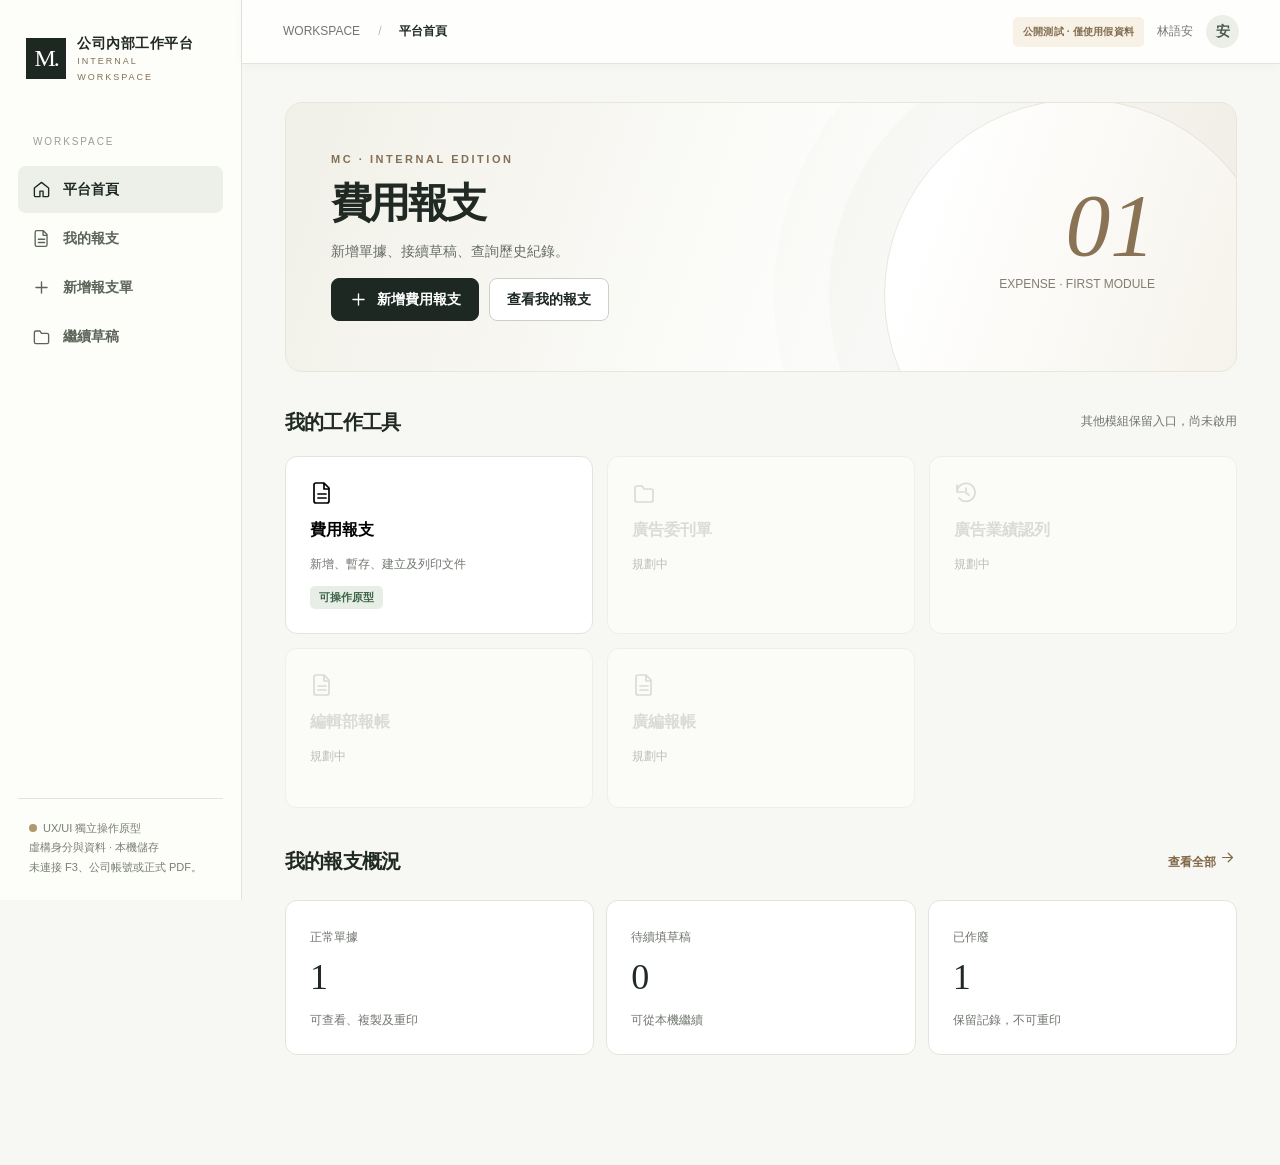
<file: expense-ux-preview/archive/v1.5.html>
<!doctype html>
<html lang="zh-Hant">
<head>
<meta name="robots" content="noindex,nofollow,noarchive">
<meta charset="utf-8">
<meta name="viewport" content="width=device-width, initial-scale=1, viewport-fit=cover">
<meta name="color-scheme" content="light">
<title>MC Workspace · 費用報支｜UX 規劃／編輯式互動與歷史閱讀優化候選版 v1.5</title>
<style>
:root{--paper:#f7f7f3;--surface:#fff;--ink:#202923;--dark:#1d2823;--muted:#70766e;--line:#e3e5dd;--accent:#957a54;--accent-soft:#f5f0e7;--olive:#426654;--soft-green:#e7eee6;--red:#a43d3a;--soft-red:#faefec;--blue:#3b5c71;--shadow:0 8px 34px rgba(27,35,29,.035);--radius:15px}*{box-sizing:border-box}body{margin:0;background:var(--paper);color:var(--ink);font:14px/1.6 -apple-system,BlinkMacSystemFont,"Noto Sans TC","Microsoft JhengHei",Arial,sans-serif}button,input,textarea,select{font:inherit}button{cursor:pointer}button:disabled{cursor:not-allowed;opacity:.45}a{color:inherit}button:focus-visible,input:focus-visible,textarea:focus-visible,select:focus-visible,[tabindex]:focus-visible{outline:3px solid #8fbbac;outline-offset:3px}.icon{width:19px;height:19px;fill:none;stroke:currentColor;stroke-width:1.7;stroke-linecap:round;stroke-linejoin:round;flex-shrink:0}.icon.sm{width:17px;height:17px}.icon.lg{width:24px;height:24px}.app-shell{display:grid;grid-template-columns:242px minmax(0,1fr);min-height:100vh}.sidebar{background:#fdfdfa;border-right:1px solid var(--line);display:flex;flex-direction:column;padding:28px 18px 22px;position:sticky;top:0;height:100vh}.brand{display:flex;gap:11px;align-items:center;margin-bottom:45px;padding:4px 8px}.brand-symbol{height:41px;width:41px;background:var(--dark);color:white;display:grid;place-items:center;font-family:Georgia,serif;font-size:24px;letter-spacing:-2px}.brand-name{font-size:14px;letter-spacing:.035em;font-weight:800}.brand-en{font:9px/1.7 Arial,sans-serif;letter-spacing:.22em;color:var(--accent)}.nav-caption{font-size:10px;letter-spacing:.19em;color:#999e95;padding:0 15px;margin:0 0 14px;text-transform:uppercase}.nav-item{display:flex;align-items:center;gap:12px;width:100%;min-height:47px;border:0;text-align:left;background:transparent;color:#5b6459;padding:11px 14px;font-weight:650;margin:2px 0;border-radius:8px}.nav-item.active{background:#edf0e9;color:var(--dark);font-weight:800}.nav-item:hover{background:#f2f3ed}.nav-item .nav-count{margin-left:auto;font-size:11px;background:#ede7db;color:#7f6846;border-radius:20px;padding:1px 7px}.side-foot{margin-top:auto;border-top:1px solid var(--line);padding:20px 11px 0;font-size:11px;color:#777f73;line-height:1.8}.mini-dot{width:8px;height:8px;border-radius:100%;background:#b1976d;display:inline-block;margin-right:6px}.main{min-width:0}.topbar{height:73px;background:rgba(255,255,255,.82);border-bottom:1px solid var(--line);display:flex;align-items:center;justify-content:space-between;padding:0 41px;gap:16px}.breadcrumbs{color:var(--muted);font-size:12px}.breadcrumbs b{color:var(--ink);font-weight:650}.topright{display:flex;align-items:center;gap:13px}.test-tag{color:#806b4e;background:#f7f1e6;font-weight:750;font-size:10px;letter-spacing:.02em;border-radius:5px;padding:7px 10px}.user-bubble{width:33px;height:33px;background:#ecefe7;border-radius:50%;display:grid;place-items:center;color:#4a5a4b;font-weight:800}.content{max-width:1440px;margin:auto;padding:38px 43px 110px}.eyebrow{color:var(--accent);text-transform:uppercase;letter-spacing:.23em;font:700 11px Arial,sans-serif}.serif{font-family:Georgia,"Times New Roman",serif;letter-spacing:-.04em}.page-title{font-size:32px;line-height:1.35;margin:12px 0 7px;font-weight:750;letter-spacing:-.06em}.subtext{color:var(--muted);font-size:13px;margin:0}.page-head{display:flex;align-items:end;justify-content:space-between;gap:18px;margin-bottom:27px}.btn{border:1px solid transparent;display:inline-flex;justify-content:center;align-items:center;gap:9px;min-height:43px;padding:9px 17px;border-radius:8px;font-weight:750;text-decoration:none;white-space:nowrap;transition:background .15s,border-color .15s}.btn.primary{color:#fff;background:var(--dark);border-color:var(--dark)}.btn.primary:hover{background:#354137}.btn.secondary{background:white;color:var(--dark);border-color:#cbd0c5}.btn.secondary:hover,.btn.tertiary:hover{background:#f1f2ec}.btn.tertiary{background:transparent;color:#546457}.btn.danger{background:var(--red);color:#fff}.btn.gold{background:var(--accent-soft);color:#745b34}.btn.small{padding:7px 11px;min-height:34px;font-size:12px}.icon-btn{width:44px;height:44px;border-radius:8px;border:1px solid transparent;background:transparent;color:#526055;display:inline-grid;place-items:center}.icon-btn:hover{background:#f0f1ec}.icon-btn.danger:hover{color:var(--red);background:var(--soft-red)}.btnline{display:flex;gap:10px;align-items:center;flex-wrap:wrap}.card{background:var(--surface);border:1px solid var(--line);border-radius:var(--radius);box-shadow:var(--shadow)}.hero{display:grid;grid-template-columns:1.2fr .8fr;gap:30px;padding:44px 45px;background:linear-gradient(109deg,#f2f1e9 5%,#fff 65%,#f6f3eb 100%);border:1px solid #e8e6dc;border-radius:17px;position:relative;overflow:hidden}.hero:after{content:"";position:absolute;right:-40px;bottom:-120px;width:390px;height:390px;border:1px solid rgba(117,98,66,.16);border-radius:50%;box-shadow:0 0 0 55px rgba(117,98,66,.026),0 0 0 110px rgba(117,98,66,.018);pointer-events:none}.hero h1{font-size:41px;letter-spacing:-.065em;margin:12px 0 16px;line-height:1.3;max-width:590px}.hero p{max-width:550px;color:#666e65}.hero-counter{align-self:center;justify-self:end;position:relative;z-index:1;text-align:right;padding-right:36px}.hero-counter .num{font:italic 74px/1 Georgia,serif;color:#887452}.hero-counter .sub{font-size:12px;color:#837d72;margin-top:6px}.tools{display:grid;grid-template-columns:repeat(3,minmax(0,1fr));gap:14px;margin-top:18px}.tool{background:#fff;border:1px solid var(--line);border-radius:12px;min-height:160px;text-align:left;padding:24px;display:flex;flex-direction:column;align-items:start;gap:12px}.tool:not(:disabled):hover{border-color:#b7ab95;background:#fffdf9}.tool h3{font-size:16px;margin:0}.tool p{font-size:12px;color:var(--muted);margin:0}.section-head{display:flex;justify-content:space-between;align-items:center;margin:34px 0 13px}.section-head h2{font-size:20px;margin:0;letter-spacing:-.04em}.status{display:inline-flex;align-items:center;gap:5px;border-radius:5px;background:var(--soft-green);color:#3e654b;padding:3px 9px;font-size:11px;font-weight:750}.status.void{background:var(--soft-red);color:#9e5049}.status.draft{background:var(--accent-soft);color:#8b714b}.tag{display:inline-block;background:#f2f3ed;color:#606b5f;border-radius:5px;padding:3px 7px;font-size:11px}.overview{display:grid;grid-template-columns:repeat(3,minmax(0,1fr));gap:12px;margin:20px 0 0}.kpi{padding:24px;border:1px solid var(--line);background:#fff;border-radius:12px}.kpi strong{display:block;font:36px/1.3 Georgia,serif;margin:7px 0}.kpi span,.kpi small{color:var(--muted);font-size:12px}.tabs{display:flex;gap:18px;border-bottom:1px solid var(--line);margin:24px 0}.tab{border:0;border-bottom:2px solid transparent;background:transparent;padding:12px 4px;font-weight:750;color:#848b83}.tab.active{border-color:var(--dark);color:var(--dark)}.record-wrap{overflow-x:auto}.record-table{width:100%;border-collapse:collapse;min-width:730px;font-size:13px}.record-table th{text-align:left;letter-spacing:.06em;text-transform:uppercase;font-size:10px;color:#8d968c;background:#fafbf8;padding:14px 18px;font-weight:700}.record-table td{border-top:1px solid #eef0eb;padding:16px 18px}.record-table tr:hover td{background:#fcfcfa}.record-table tbody tr:focus-within{background:#fcfcfa}.mono{font-variant-numeric:tabular-nums;font-feature-settings:"tnum";font-family:ui-monospace,"SFMono-Regular",Consolas,monospace;letter-spacing:-.035em}.amount{text-align:right;white-space:nowrap;font-variant-numeric:tabular-nums;font-feature-settings:"tnum";font-family:ui-monospace,"SFMono-Regular",Consolas,monospace}.history-search{display:flex;gap:10px;align-items:center;flex-wrap:wrap;padding:17px;border-bottom:1px solid var(--line)}.searchbox{display:flex;align-items:center;gap:8px;border:1px solid #d9dfd6;background:white;border-radius:8px;padding:0 11px;min-height:43px;flex:1;min-width:185px}.searchbox input{outline:0;border:0;min-width:0;width:100%;font-size:13px}.searchbox:focus-within{outline:2px solid #a0c4b4}.select{border:1px solid #d6dcd2;border-radius:8px;background:white;min-height:42px;padding:8px 12px;color:var(--ink)}.empty{text-align:center;padding:44px 20px;color:var(--muted)}.menu-wrap{position:relative;display:inline-block}.popup-menu{position:absolute;z-index:40;right:0;top:100%;width:180px;padding:6px;box-shadow:0 12px 36px #1f292122;background:#fff;border:1px solid var(--line);border-radius:10px}.popup-menu button{display:flex;align-items:center;gap:10px;border:0;background:white;padding:12px;width:100%;border-radius:6px;text-align:left;min-height:42px;color:var(--ink)}.popup-menu button:hover{background:#f6f7f3}.popup-menu button.danger{color:var(--red)}.form-layout{display:grid;grid-template-columns:minmax(0,1fr) 304px;gap:22px;align-items:start}.form-main{display:flex;flex-direction:column;gap:18px;min-width:0}.form-card{padding:26px 29px}.form-card h2{font-size:19px;letter-spacing:-.05em;margin:0 0 18px}.step-head{display:flex;align-items:center;justify-content:space-between;gap:10px}.step-num{font:italic 22px Georgia,serif;color:#9d8969;margin-right:10px}.grid-fields{display:grid;grid-template-columns:repeat(2,minmax(0,1fr));gap:16px 18px}.field{min-width:0;display:flex;flex-direction:column;gap:6px}.field.wide{grid-column:1/-1}.field label{font-size:12px;color:#535c54;font-weight:700}.field .required{color:#ac6247}.field input,.field select,.field textarea{background:white;border:1px solid #ced5cb;border-radius:8px;width:100%;min-height:44px;padding:10px 13px;color:var(--ink);font-size:14px;outline:0}.field textarea{resize:vertical;min-height:70px}.field input:focus,.field select:focus,.field textarea:focus{border-color:#738f77;box-shadow:0 0 0 2px #dce8da}.field input[disabled]{background:#f4f5f0;color:#657068}.hint{color:#899087;font-size:11px;line-height:1.6}.mini-note{font-size:12px;color:var(--muted)}.error-text{font-size:11px;color:var(--red);font-weight:750;min-height:0}.field.has-error input,.field.has-error select{border-color:var(--red);background:#fffafa}.combo{position:relative}.combo-input{position:relative}.combo-input .icon{position:absolute;right:13px;top:13px;color:#758076;pointer-events:none}.combo input{padding-right:40px}.options{position:absolute;top:calc(100% + 6px);width:100%;max-height:230px;overflow-y:auto;z-index:20;background:white;border:1px solid #cfd4c8;border-radius:9px;box-shadow:0 12px 30px #1c2e2020;padding:5px}.options[hidden]{display:none}.option{width:100%;border:0;text-align:left;background:white;border-radius:6px;display:block;padding:10px 12px;color:var(--ink);font-size:13px}.option:hover,.option.active{background:#eef2e9}.option-meta{display:block;font-size:11px;color:#777d74}.tiny-link{border:0;background:none;padding:7px 1px;color:#806747;font-size:12px;text-align:left;font-weight:750;cursor:pointer}.tiny-link:hover{text-decoration:underline}.segment{display:flex;background:#f2f3ef;border-radius:9px;padding:4px;gap:2px}.segment button{border:0;background:transparent;flex:1;border-radius:6px;padding:9px 10px;min-height:39px;font-weight:750;color:#757c74}.segment button.active{background:#fff;color:var(--dark);box-shadow:0 1px 4px #1e251910}.detail-list{display:flex;flex-direction:column;gap:0}.detail-item{display:grid;grid-template-columns:minmax(0,1fr) 160px 118px;gap:15px;align-items:center;padding:17px 0;border-top:1px solid #ecede8}.detail-item:first-child{border-top:0}.detail-item strong{font-size:14px}.detail-item small{font-size:11px;color:var(--muted);display:block;margin-top:3px}.detail-actions{display:flex;align-items:center;justify-content:end;gap:0}.detail-badge{background:#f5f5ef;color:#7a846f;padding:3px 6px;border-radius:4px;font-size:10px}.summary-panel{padding:25px;position:sticky;top:23px}.summary-title{display:flex;justify-content:space-between;align-items:center;padding-bottom:15px;border-bottom:1px solid var(--line)}.summary-panel h2{font-size:18px;margin:0}.money-grid{margin:19px 0}.money-line{display:grid;grid-template-columns:minmax(90px,1fr) 140px;gap:10px;margin:12px 0;align-items:center}.money-line .name{font-size:12px;color:#687167}.money-line.total{border-top:1px solid var(--line);padding-top:17px;margin-top:18px}.money-line.total .name{font-weight:800;color:var(--dark)}.money-line.total .amount{font-size:20px;font-weight:800;color:#233b2b}.account-amount{display:flex;justify-content:flex-end;align-items:baseline;font-variant-numeric:tabular-nums;font-family:ui-monospace,"SFMono-Regular",Consolas,monospace;white-space:nowrap;letter-spacing:-.035em}.account-amount .account-digits{text-align:right;min-width:8ch}.account-amount .account-paren{display:inline-block;width:1ch;text-align:center}.account-amount.is-negative{color:#8d4d48}.summary-panel .btn{width:100%;margin:6px 0}.safe-note{font-size:11px;color:#738076;line-height:1.7;border-top:1px solid var(--line);padding-top:16px;margin-top:16px}.notice{background:#f4f5f0;padding:13px 15px;border-radius:9px;color:#546254;font-size:12px}.notice.warn{background:#fbf5ea;color:#865f31}.notice.error{background:var(--soft-red);color:#8b4842}.notice strong{font-weight:800}.fixed-mobile-cta{display:none}.modal-scrim{position:fixed;inset:0;background:#17251bc9;z-index:100;display:flex;justify-content:center;align-items:center;padding:20px}.modal{background:white;width:min(620px,100%);max-height:min(90vh,900px);overflow-y:auto;border-radius:14px;padding:30px;box-shadow:0 32px 70px #0004}.modal.wide{width:min(760px,100%)}.modal header{display:flex;align-items:start;justify-content:space-between;gap:12px}.modal h2{margin:0;font-size:24px;letter-spacing:-.05em}.modal h3{margin:20px 0 8px;font-size:15px}.modal p{color:#69736a}.modal-footer{display:flex;gap:10px;justify-content:flex-end;margin-top:25px;flex-wrap:wrap}.review-summary{border:1px solid var(--line);padding:20px;border-radius:10px;margin:20px 0}.review-list{padding:0;margin:10px 0;list-style:none}.review-list li{display:flex;justify-content:space-between;gap:16px;padding:11px 0;border-bottom:1px solid #eef0eb}.review-list li:last-child{border-bottom:0}.checklabel{display:flex;gap:10px;align-items:flex-start;cursor:pointer;background:#f7f8f4;padding:13px;border-radius:8px;margin-top:15px}.checklabel input{margin-top:5px;accent-color:var(--olive);width:17px;height:17px}.success-header{display:flex;align-items:center;gap:15px;padding:20px;background:#edf3e9;border-radius:9px;margin-bottom:20px}.success-check{width:50px;height:50px;background:#456652;border-radius:50%;display:grid;place-items:center;color:white}.success-header h2{margin:0;font-size:23px}.success-number{font-size:16px;font-weight:800;letter-spacing:.02em;word-break:break-word}.doc-row{display:flex;justify-content:space-between;gap:12px;border:1px solid var(--line);padding:13px 15px;border-radius:9px;margin:10px 0;align-items:center}.timeline{counter-reset:step;list-style:none;padding:0;margin:18px 0}.timeline li{display:flex;gap:12px;align-items:flex-start;padding:9px 0;color:#536156}.timeline li .bubble{display:grid;place-items:center;width:24px;height:24px;flex-shrink:0;border-radius:50%;background:#e8ebe3;color:#45564b;font-size:12px;font-weight:800}.toast{position:fixed;bottom:26px;left:50%;transform:translate(-50%,15px);background:var(--dark);color:white;padding:13px 18px;border-radius:8px;box-shadow:0 12px 35px #12191433;font-size:13px;max-width:min(90vw,600px);opacity:0;pointer-events:none;transition:.2s;z-index:200}.toast.show{opacity:1;transform:translate(-50%,0)}.small{font-size:12px}.mt15{margin-top:15px}.muted{color:var(--muted)}.hidden{display:none!important}.right{text-align:right}.dot-divider{display:inline-block;margin:0 10px;color:#b8bcb4}.help-badge{font-size:11px;background:#f4f2e8;color:#856c46;border-radius:3px;padding:3px 7px}.mobile-only{display:none}@media(max-width:1120px){.app-shell{grid-template-columns:200px minmax(0,1fr)}.content{padding:27px 24px 95px}.topbar{padding:0 24px}.form-layout{grid-template-columns:minmax(0,1fr) 255px}.form-card{padding:22px}.summary-panel{padding:20px}.money-line{grid-template-columns:minmax(70px,1fr) 128px}.money-line.total .amount{font-size:17px}}@media(max-width:860px){.form-layout{grid-template-columns:1fr}.summary-panel{position:static;grid-row:1}.summary-panel .form-actions{display:none}.summary-panel .safe-note{display:none}.money-grid{display:grid;grid-template-columns:repeat(3,1fr);gap:8px;margin:15px 0 0}.money-line,.money-line.total{display:block;margin:0;padding:0;border:0}.money-line .name{display:block}.money-line .amount,.money-line.total .amount{justify-content:start;margin-top:3px;font-size:16px}.account-amount .account-digits{min-width:0}.account-amount .account-paren{width:.8ch}.fixed-mobile-cta{display:flex;position:sticky;bottom:0;background:#ffffffeb;backdrop-filter:blur(12px);border-top:1px solid var(--line);padding:10px 14px;z-index:25;align-items:center;justify-content:space-between;gap:9px;margin:20px -24px -90px}.tools{grid-template-columns:repeat(2,minmax(0,1fr))}}@media(max-width:700px){.app-shell{display:block}.sidebar{height:auto;position:static;padding:11px 14px;border-bottom:1px solid var(--line);gap:0}.brand{padding:4px 0;margin:0}.brand-symbol{width:34px;height:34px;font-size:20px}.brand-name{font-size:12px}.brand-en{font-size:8px}.nav-caption,.side-foot{display:none}.sidebar nav{display:none}.topbar{height:auto;min-height:46px;padding:8px 15px}.topright{gap:6px}.test-tag{font-size:9px;padding:5px 7px}.user-bubble{display:none}.content{padding:24px 16px 86px}.page-title{font-size:29px}.page-head{align-items:start;flex-wrap:wrap}.page-head .btn{width:auto}.hero{grid-template-columns:1fr;padding:26px}.hero h1{font-size:31px}.hero-counter{display:none}.tools{gap:10px}.tool{min-height:135px;padding:15px}.tool h3{font-size:14px}.tool p{font-size:11px}.overview{gap:8px}.kpi{padding:15px}.kpi strong{font-size:28px}.tab{font-size:12px}.form-card{padding:19px 16px}.grid-fields{grid-template-columns:1fr;gap:14px}.detail-item{grid-template-columns:minmax(0,1fr) 95px;gap:7px}.detail-actions{grid-column:1/-1;justify-content:end}.detail-item .amount{font-size:12px}.summary-panel{padding:18px}.money-grid{gap:7px}.money-line .name{font-size:10px}.money-line .amount,.money-line.total .amount{font-size:13px}.fixed-mobile-cta{margin:18px -16px -79px;bottom:0}.fixed-mobile-cta .btn{min-height:44px}.modal{padding:22px 18px}.modal h2{font-size:20px}.modal-footer .btn{flex:1}.mobile-only{display:initial}.history-search{padding:12px}.record-table{min-width:710px}}@media(prefers-reduced-motion:reduce){*{scroll-behavior:auto!important;transition:none!important}}

.history-search .select[type="date"]{width:148px;max-width:100%}@media(max-width:700px){.history-search .select[type="date"]{width:calc(50% - 5px)}}
.option-create{border-top:1px solid var(--line);margin-top:3px;color:#806641;font-weight:750}

/* v1.1 mobile-first workflow refinement — no fixed or sticky bottom action controls */
:root{--accent:#847055}
.form-layout.is-empty{grid-template-columns:minmax(0,920px)}
.form-layout .form-main{gap:15px}
.form-layout .form-card{border-radius:12px}
.form-card .step-head h2{margin:0 0 15px}
.form-card .step-head{margin-bottom:2px}
.save-control{display:flex;flex-direction:column;align-items:flex-end;gap:3px;max-width:100%}
.save-badge{display:inline-flex;align-items:center;gap:8px;padding:9px 11px;border:1px solid #d9dfd3;background:#f6f8f3;border-radius:8px;color:#617061;font-size:11px;line-height:1.35;max-width:100%}
.save-badge .save-dot{width:7px;height:7px;flex:0 0 7px;background:#adb5a6;border-radius:50%}
.save-badge[data-state="saved"] .save-dot{background:#447860}
.save-badge[data-state="saving"] .save-dot{background:#b78c3d}
.save-badge[data-state="error"]{color:#8b4a40;background:#fff2ef;border-color:#e8b9b0}
.save-badge[data-state="error"] .save-dot{background:#b64a3b}
.readonly-field{min-height:44px;background:#f7f7f3;border:1px solid #e8ebe4;border-radius:8px;padding:11px 13px;color:#536256;font-size:13px;display:flex;align-items:center}
.compact-header{padding-top:18px;padding-bottom:17px}
.compact-title{display:flex;justify-content:space-between;align-items:center;gap:12px}
.compact-header .eyebrow{font-size:10px;color:#76806d;letter-spacing:1.2px;margin:0 0 7px}
.compact-header h2{font-size:19px;margin:0 0 5px;overflow-wrap:anywhere;line-height:1.35}
.section-footer{display:flex;justify-content:flex-end;margin-top:10px}
.btn.textual{background:none;border:0;color:#7d674b;min-height:40px;font-weight:700;padding:7px 9px}
.btn.textual:hover{background:#f6f2eb}
.detail-card{scroll-margin-top:22px}
.detail-description{min-width:0;overflow-wrap:anywhere}
.detail-money{min-width:0;display:flex;flex-direction:column;align-items:flex-end;gap:4px}
.detail-item{grid-template-columns:minmax(0,1fr) minmax(132px,auto) 112px;gap:10px}
.detail-item.recent-detail{background:#f5f8f1;border-left:3px solid #819579;padding-left:12px;padding-right:7px}
.detail-bottom{display:flex;justify-content:space-between;align-items:center;flex-wrap:wrap;gap:9px;border-top:1px solid var(--line);margin-top:6px;padding-top:17px}
.detail-bottom .btn{min-height:44px}
.mini-overview{display:none}
.inline-feedback{display:flex;align-items:center;flex-wrap:wrap;gap:9px;padding:12px 13px;margin-bottom:13px;border:1px solid #e4ddc9;border-radius:8px;background:#f9f6ed;color:#765f3e;font-size:12px;line-height:1.5}
.inline-feedback.success{background:#f0f5ed;color:#356246;border-color:#dce9d5}
.inline-feedback .icon{width:16px;height:16px}
#addedNotice{scroll-margin-top:24px}
#lineEditor{scroll-margin-top:22px}
.editor-actions{display:flex;justify-content:flex-end;flex-wrap:wrap;gap:9px;margin-top:19px}
.editor-actions .btn{min-height:46px}
.form-end-actions{padding:21px 25px;display:flex;align-items:center;justify-content:space-between;gap:18px;flex-wrap:wrap}
.form-end-actions h2{font-size:17px;margin:0 0 6px}
.form-end-actions p{color:#72776b;font-size:12px;line-height:1.5;margin:0}
.end-buttons{display:flex;gap:9px;flex-wrap:wrap}
.end-buttons .btn{min-height:46px}
.summary-panel{top:24px;position:sticky;min-width:0}
.summary-panel .safe-note{margin-top:15px}
.summary-panel .money-grid{margin-bottom:10px}
.form-layout .money-line{grid-template-columns:minmax(90px,1fr) minmax(128px,max-content)}
.account-amount{display:inline-grid;grid-template-columns:1ch max-content 1ch;justify-content:end;align-items:baseline;column-gap:0;letter-spacing:0;max-width:100%;font-variant-numeric:tabular-nums;font-feature-settings:'tnum' 1}
.account-amount .account-paren{width:1ch;text-align:center}
.account-amount .account-digits{min-width:8ch;text-align:right;letter-spacing:0}
.summary-panel .account-amount .account-digits{min-width:11ch}
.form-layout .fixed-mobile-cta{display:none!important}
.test-tools{font-size:12px;background:#f8f8f6}
.test-tools summary{cursor:pointer}
.form-card .field input,.form-card .field select{min-height:46px}
.form-card .segment button{min-height:45px}
.form-card button:focus-visible,.save-control button:focus-visible{outline:3px solid #9cbe9e;outline-offset:2px}
@media(max-width:1120px){.form-layout.is-empty{grid-template-columns:minmax(0,1fr)}}
@media(max-width:860px){
 .form-layout{grid-template-columns:1fr}
 .summary-panel{display:none!important}
 .form-layout .form-main{gap:13px}
 .mini-overview{display:block;border:1px solid #e4e9df;background:#f6f8f3;border-radius:9px;padding:12px 14px;margin-bottom:9px}
 .mini-overview-head{font-size:11px;color:#657560;font-weight:700;margin-bottom:9px}
 .mini-overview .money-line,.mini-overview .money-line.total{display:grid;grid-template-columns:1fr max-content;align-items:center;gap:12px;margin:0;padding:6px 0;border:0}
 .mini-overview .money-line.total{border-top:1px solid #dce3d6;margin-top:7px;padding-top:10px}
 .mini-overview .money-line .name{font-size:12px;display:block}
 .mini-overview .money-line .amount,.mini-overview .money-line.total .amount{justify-content:end;margin:0;font-size:15px}
 .mini-overview .money-line.total .amount{font-size:19px}
 .mini-overview .account-digits{min-width:11ch}
 .form-end-actions{padding:19px}
}
@media(max-width:700px){
 .sidebar nav{display:flex;gap:3px;overflow-x:auto;margin:10px -3px 0;padding:0 0 4px;scrollbar-width:thin;white-space:nowrap}
 .sidebar nav .nav-item{width:auto;flex:none;padding:9px 10px;gap:5px;min-height:41px;border-radius:7px;font-size:11px}
 .sidebar nav .nav-item .icon{width:15px;height:15px}
 .content{padding-bottom:35px}
 .page-head{gap:10px;margin-bottom:16px}
 .page-head .subtext{font-size:12px;line-height:1.55}
 .save-control{align-items:flex-start;width:100%}
 .save-badge{font-size:11px;padding:7px 9px}
 .form-card{padding:17px 15px}
 .compact-title{align-items:flex-start}
 .compact-header h2{font-size:18px}
 .compact-header .btn{white-space:nowrap;min-height:42px;padding:9px 10px}
 .detail-item{grid-template-columns:minmax(0,1fr) max-content;gap:7px;padding:14px 0}
 .detail-item strong{font-size:14px}
 .detail-money{align-self:start}
 .detail-money .account-digits{min-width:0}
 .detail-item .detail-actions{grid-column:1/-1;justify-content:flex-end;margin-top:2px;gap:5px}
 .detail-actions button{width:44px;height:44px}
 .detail-bottom{justify-content:space-between}
 .detail-bottom .btn{width:100%;justify-content:center}
 .form-end-actions{display:block;padding:20px 16px}
 .end-buttons{margin-top:16px;display:flex;flex-direction:column}
 .end-buttons .btn{width:100%;min-height:49px}
 .editor-actions{display:flex;flex-direction:column}
 .editor-actions .btn{width:100%;min-height:49px}
 .mini-overview .money-line.total .amount{font-size:18px}
 .form-layout .account-amount .account-digits{min-width:8ch}
 .money-line .name{font-size:12px!important}
 .form-layout .money-line.total .account-amount{font-size:18px}
 .record-wrap{overflow-x:auto}
}
/* All amounts share a reserved trailing parenthesis column. Open parenthesis hugs the number. */
.account-amount{display:inline-grid;grid-template-columns:minmax(0,1fr) 1ch;min-width:10ch;justify-content:end;align-items:baseline;max-width:100%;font-variant-numeric:tabular-nums}
.account-amount .account-value{display:flex;align-items:baseline;justify-content:flex-end;white-space:nowrap;min-width:0}
.account-amount .account-digits{min-width:0!important;letter-spacing:0;flex:0 0 auto}
.account-amount .account-value .account-paren{width:auto!important;flex:0 0 auto}
.account-amount > .account-paren{width:1ch!important;text-align:center}
.account-amount{grid-template-columns:minmax(0,1fr) 12px}
.account-amount > .account-paren{width:12px!important}

/* v1.2: one unambiguous action per stage, genuine local photo preview without OCR claims */
.receipt-entry{display:flex;align-items:center;justify-content:space-between;gap:12px;padding:11px 14px;margin:0 0 20px;border:1px solid #e7e5db;border-radius:9px;background:#faf9f5}
.receipt-entry strong,.receipt-entry span{display:block;font-size:12px}.receipt-entry span{font-size:11px;color:#757d75}
.receipt-entry .btn{white-space:normal;text-align:center;min-height:44px;flex-shrink:0}
.photo-preview{margin:16px 0;padding:12px;border:1px solid var(--line);border-radius:9px;max-height:250px;overflow:hidden;text-align:center;background:#fbfbf7}
.photo-preview img{max-width:100%;max-height:210px;object-fit:contain}
.photo-preview[hidden]{display:none!important}
#voucherPhoto{min-height:45px;padding:8px 10px;border:1px dashed #bac6b9;border-radius:8px;width:100%}
@media(max-width:700px){.receipt-entry{flex-direction:column;align-items:stretch}.receipt-entry .btn{width:100%}.form-card .editor-actions .btn.primary{width:100%}}

/* v1.2 proactive audit: history and drafts must not become sideways-scrolling spreadsheets on phones. */
@media(max-width:700px){
 .record-wrap{overflow:visible}
 .record-table{min-width:0;width:100%;display:block}
 .record-table thead{display:none}
 .record-table tbody{display:grid;gap:12px}
 .record-table tbody tr{display:grid;grid-template-columns:1fr 1fr;gap:0 10px;background:white;border:1px solid var(--line);border-radius:10px;padding:12px 10px}
 .record-table tbody td{display:block;border:0;padding:7px;overflow-wrap:anywhere;min-width:0}
 .record-table tbody td:first-child,.record-table tbody td:last-child{grid-column:1/-1}
 .record-table tbody td:nth-child(2)::before,.record-table tbody td:nth-child(3)::before,.record-table tbody td:nth-child(4)::before,.record-table tbody td:nth-child(5)::before{display:block;font-size:10px;color:var(--muted);margin-bottom:3px}
 .record-table[data-view="claims"] td:nth-child(2)::before{content:'報支日期'}
 .record-table[data-view="claims"] td:nth-child(3)::before{content:'費用明細'}
 .record-table[data-view="claims"] td:nth-child(4)::before{content:'應付／應退'}
 .record-table[data-view="claims"] td:nth-child(5)::before{content:'單據狀態'}
 .record-table[data-view="drafts"] td:nth-child(2)::before{content:'費用明細'}
 .record-table[data-view="drafts"] td:nth-child(3)::before{content:'更新時間'}
 .record-table[data-view="drafts"] td:nth-child(4)::before{content:'應付／應退'}
 .record-table .btnline{gap:4px}
}


/* v1.3: editorial compact work area, persistent minimal title; independent F3/F2 prototype */
.topbar{position:sticky;top:0;z-index:45;min-height:64px;height:auto;padding-top:9px;padding-bottom:9px;backdrop-filter:blur(14px);box-shadow:0 2px 11px rgba(20,34,24,.035)}
.top-form-title{font-size:15px;letter-spacing:-.02em}
.topbar .save-badge{padding:6px 9px;font-size:11px;white-space:nowrap}
.topbar .save-control{flex-direction:row;align-items:center;gap:9px;flex-shrink:0}
.topbar .save-control .tiny-link{white-space:nowrap}
.summary-panel{top:84px}
.form-layout.is-empty{grid-template-columns:minmax(0,1040px)}
.form-layout:not(.is-empty){grid-template-columns:minmax(0,1fr) minmax(265px,290px);gap:20px}
.form-layout .form-main{min-width:0}
.claim-meta-grid{display:grid;grid-template-columns:repeat(3,minmax(0,1fr));gap:15px 17px}
.claim-meta-grid .claim-reason{grid-column:1/-1}
.claim-meta-grid .claim-reason > .field{width:100%}
.expense-field-set{display:flex;flex-direction:column;gap:16px}
.expense-row{display:grid;gap:14px 16px;align-items:start;min-width:0}
.expense-meta-row{grid-template-columns:minmax(145px,1.05fr) minmax(115px,.65fr) minmax(155px,1fr)}
.expense-purpose-row{grid-template-columns:minmax(190px,1fr) minmax(245px,1.45fr)}
.expense-type-row{grid-template-columns:1fr}
.expense-type-row .segment{max-width:100%;width:min(100%,530px)}
.expense-payment-row{grid-template-columns:minmax(220px,1fr) minmax(125px,150px) minmax(125px,150px)}
.expense-memo-row{grid-template-columns:1fr}
.amount-entry{text-align:right;letter-spacing:0;font-variant-numeric:tabular-nums;font-feature-settings:'tnum' 1;padding-left:8px!important;padding-right:11px!important;min-width:0}
.expense-payment-row .field .hint{font-size:10px;line-height:1.5}
.closing-notes h2{font-size:17px;margin:0 0 15px}
.closing-notes textarea{min-height:70px}
#headerCard,#notesSection,#lineEditor{scroll-margin-top:89px}
@media(max-width:1120px){
 .form-layout:not(.is-empty){grid-template-columns:minmax(0,1fr) minmax(240px,265px);gap:15px}
 .expense-payment-row{grid-template-columns:minmax(180px,1fr) minmax(118px,140px) minmax(118px,140px)}
}
@media(max-width:950px){
 .form-layout:not(.is-empty),.form-layout.is-empty{grid-template-columns:minmax(0,1fr)}
 .expense-meta-row{grid-template-columns:minmax(0,1fr) minmax(0,.7fr) minmax(0,1fr)}
 .expense-payment-row{grid-template-columns:minmax(0,1fr) minmax(125px,150px) minmax(125px,150px)}
}
@media(max-width:700px){
 .topbar{min-height:52px;padding:7px 12px}
 .topbar .workspace-word,.topbar .top-username,.topbar .user-bubble{display:none}
 .topbar .topright{gap:7px}
 .topbar .test-tag{display:none}
 .topbar .save-badge{font-size:10px;white-space:normal;max-width:154px;padding:5px 7px}
 .top-form-title{font-size:14px}
 .claim-meta-grid{grid-template-columns:1fr 1fr;gap:12px}
 .claim-meta-grid .claim-reason{grid-column:1/-1}
 .claim-meta-grid > .field:nth-child(3){grid-column:1/-1}
 .expense-meta-row{grid-template-columns:minmax(0,1fr) minmax(0,.75fr)}
 .expense-meta-row > .field:nth-child(3){grid-column:1/-1}
 .expense-purpose-row{grid-template-columns:1fr}
 .expense-payment-row{grid-template-columns:repeat(2,minmax(0,1fr));gap:13px 10px}
 .expense-payment-row > .field:first-child{grid-column:1/-1}
 .expense-type-row .segment{width:100%}
 #headerCard,#notesSection,#lineEditor,.detail-card{scroll-margin-top:66px}
}
@media(max-width:360px){
 .topbar .save-badge{max-width:135px;font-size:10px}
 .expense-meta-row{grid-template-columns:1fr}
 .expense-meta-row > .field:nth-child(3){grid-column:auto}
 .expense-payment-row{grid-template-columns:1fr 1fr}
 .expense-payment-row .amount-entry{font-size:13px}
}

/* v1.3 compact back navigation remains available after scrolling */
.topbar .breadcrumbs{display:flex;align-items:center;gap:8px;min-width:0}
.topbar-back{background:transparent;border:1px solid #d8ded4;color:#536658;border-radius:7px;display:inline-grid;place-items:center;width:36px;height:36px;flex:0 0 36px;padding:0}
.topbar-back:hover{background:#f0f3ed}
.topbar-back:focus-visible{outline:3px solid #9cbe9e;outline-offset:2px}
@media(max-width:700px){.topbar-back{width:34px;height:34px;flex-basis:34px}}


/* v1.4: real responsive reflow / readable claim history.
   Design-only override. No monetary, submission, PDF, or storage logic changed.
   IMPORTANT: the breakpoint is based on usable form width, not only screen width. */

/* Keep page grid from forcing internal form fields beyond their card. A narrow
   DESKTOP window still has a 242px sidebar, so the v1.3 950px breakpoint was too late. */
@media (max-width:1240px) {
  .form-layout:not(.is-empty) { grid-template-columns: minmax(0,1fr); }
  .form-layout:not(.is-empty) > .summary-panel { position:static; width:100%; }
}

/* The inline-size of the actual form, not the browser window, controls columns.
   This also works when a future platform embeds the form in a narrower panel. */
.form-layout .form-main { container-name: claim-form; container-type: inline-size; }
.expense-row > .field,
.expense-row > .field .combo,
.expense-row > .field .combo-input,
.expense-row > .field input,
.expense-row > .field select,
.expense-row > .field textarea { min-width:0; max-width:100%; }

@container claim-form (max-width:700px) {
  .claim-meta-grid { grid-template-columns:repeat(2,minmax(0,1fr)); }
  .claim-meta-grid > .field:nth-child(3), .claim-meta-grid .claim-reason { grid-column:1/-1; }
  .expense-meta-row { grid-template-columns: minmax(0,1.1fr) minmax(0,.8fr); }
  .expense-meta-row > .field:nth-child(3) { grid-column:1/-1; }
  .expense-purpose-row { grid-template-columns:minmax(0,1fr); }
  .expense-payment-row { grid-template-columns:repeat(2,minmax(0,1fr)); gap:13px 12px; }
  .expense-payment-row > .field:first-child { grid-column:1/-1; }
  .expense-type-row .segment { width:100%; }
}
@container claim-form (max-width:330px) {
  .expense-meta-row { grid-template-columns:minmax(0,1fr); }
  .expense-meta-row > .field:nth-child(3) { grid-column:auto; }
}

/* Legibility: real typography, rather than shrinking the entire table to fit. */
.record-wrap { container: claim-history / inline-size; }
.record-table { font-size:15px; line-height:1.6; }
.record-table th {
  font-size:13.5px; line-height:1.45; color:#465149;
  text-transform:none; letter-spacing:0; font-weight:750; padding:16px 14px;
  white-space:nowrap;
}
.record-table td { padding:18px 14px; vertical-align:middle; }
.record-table td:first-child .tiny-link,
.record-table td:first-child .tiny-link.mono { font-size:14px; font-weight:750; line-height:1.55; }
.record-table td:first-child .small { font-size:13.5px; line-height:1.6; margin-top:3px; }
.record-table td:nth-child(4) { font-variant-numeric:tabular-nums; font-weight:650; }
.record-table .status { font-size:12.5px; padding:5px 10px; }
.record-table .btn.small { font-size:13px; min-height:38px; }
.record-table .btnline { flex-wrap:nowrap; }
.record-table .icon-btn { width:40px;height:40px; }

/* Use readable cards when the actual record-list panel cannot fit six columns.
   The responsive behaviour works even if the viewport is wide but the panel isn't. */
@container claim-history (max-width:900px) {
  .record-table { display:block; min-width:0; width:100%; font-size:15px; }
  .record-table thead { display:none; }
  .record-table tbody { display:grid; gap:12px; padding:13px; }
  .record-table tbody tr {
    display:grid; grid-template-columns:repeat(2,minmax(0,1fr));
    gap:0 12px; background:#fff; border:1px solid var(--line);
    border-radius:11px; padding:12px 14px;
  }
  .record-table tbody td {
    display:block; min-width:0; overflow-wrap:anywhere;
    padding:9px 4px; border:0; font-size:15px;
  }
  .record-table tbody td:first-child,
  .record-table tbody td:last-child { grid-column:1/-1; }
  .record-table tbody td:first-child { border-bottom:1px solid var(--line); padding-bottom:12px; }
  .record-table tbody td:last-child { padding-top:12px; }
  .record-table tbody td:nth-child(4) { text-align:left; }
  .record-table tbody td:nth-child(2)::before,
  .record-table tbody td:nth-child(3)::before,
  .record-table tbody td:nth-child(4)::before,
  .record-table tbody td:nth-child(5)::before {
    display:block; font-size:12px; font-weight:700; color:#697368; margin-bottom:4px;
  }
  .record-table[data-view="claims"] td:nth-child(2)::before { content:'報支日期'; }
  .record-table[data-view="claims"] td:nth-child(3)::before { content:'費用明細'; }
  .record-table[data-view="claims"] td:nth-child(4)::before { content:'應付／應退'; }
  .record-table[data-view="claims"] td:nth-child(5)::before { content:'單據狀態'; }
  .record-table[data-view="drafts"] td:nth-child(2)::before { content:'費用明細'; }
  .record-table[data-view="drafts"] td:nth-child(3)::before { content:'更新時間'; }
  .record-table[data-view="drafts"] td:nth-child(4)::before { content:'應付／應退'; }
  .record-table .btnline { flex-wrap:wrap; gap:10px; }
}
@media (max-width:500px) {
  .record-table tbody { padding:10px; }
  .record-table tbody tr { padding:10px 12px; }
  .record-table tbody td { font-size:14px; }
  .record-table .btn.small { min-height:42px; }
}

/* v1.5 – implemented editorial concept without inventing business workflows. */
.hero{grid-template-columns:minmax(0,1fr) minmax(210px,.67fr);min-height:270px;align-items:center}
.hero h1{font-size:clamp(32px,3.2vw,45px);margin:12px 0 10px}
.hero p{font-size:14px;margin:0 0 15px}
.hero-counter .num{font-size:clamp(65px,7vw,92px);color:#897354}

.payee-guide{margin:0 0 2px;color:#677166;font-size:13px}
.payee-choices{display:grid;grid-template-columns:repeat(3,minmax(0,1fr));gap:12px;min-width:0}
.payee-choice{min-width:0;min-height:95px;display:grid;grid-template-columns:24px minmax(0,1fr);grid-template-rows:auto auto;column-gap:10px;align-content:center;align-items:center;text-align:left;background:#fcfcfa;border:1px solid #d8ded3;border-radius:10px;padding:13px;white-space:normal;color:var(--dark)}
.payee-choice:hover{background:#f7f9f4;border-color:#9cae9c}
.payee-choice.selected{border:2px solid var(--dark);padding:12px;background:#f4f7ef;box-shadow:0 0 0 2px #e5ede1}
.choice-indicator{grid-row:1/3;display:grid;place-items:center;border:1.7px solid #a9b4a6;border-radius:50%;width:21px;height:21px;font-size:12px;font-weight:800}
.payee-choice.selected .choice-indicator{background:var(--dark);color:#fff;border-color:var(--dark)}
.choice-label{font-size:16px;font-weight:800;line-height:1.4}
.choice-help{font-size:11.5px;color:#6b786d;line-height:1.45;margin-top:4px;overflow-wrap:anywhere}
#payeeTypeChoice:focus{outline:none}
#field-payeeTypeChoice:has(.error-text:not(:empty)) .payee-choices{outline:2px solid #c27e70;outline-offset:3px;border-radius:10px}
#payeeQuery:disabled{background:#f3f5f0;color:#778275;cursor:not-allowed}

/* The reason explains the expense, the document number merely locates it. */
.record-table[data-view="claims"] th:first-child{min-width:245px}
.claim-reason-link{color:#202b24;font-weight:800;font-size:17px;line-height:1.4;text-align:left;border:0;background:transparent;padding:0;max-width:100%;white-space:normal;overflow-wrap:anywhere;text-decoration:none}
.claim-reason-link:hover{text-decoration:underline;text-decoration-color:#a38b66;text-underline-offset:4px}
.claim-id-secondary{font-size:12.5px!important;color:#81897c;line-height:1.55;margin-top:5px;overflow-wrap:anywhere}
.record-table[data-view="claims"] tbody td:first-child{padding-top:18px;padding-bottom:18px}
.record-table[data-view="claims"] tbody td:nth-child(4){font-size:16px}

/* Page top status stays fixed; on wide screens the query strip and table headings remain visible within their list. */
@media (min-width:1100px){
 .history-search{position:sticky;top:64px;z-index:22;background:#fff;box-shadow:0 6px 12px rgba(32,41,35,.035)}
 .record-wrap{overflow:visible}
 .record-table thead th{position:sticky;top:145px;z-index:21;background:#f5f5ee;box-shadow:0 2px 5px rgba(35,40,30,.08)}
}
@media(max-width:1120px){
 .payee-choices{gap:8px}
 .payee-choice{padding:11px;grid-template-columns:21px minmax(0,1fr);column-gap:7px}
 .payee-choice.selected{padding:10px}
}
@media(max-width:880px){
 .payee-choices{grid-template-columns:repeat(3,minmax(0,1fr))}
 .choice-help{font-size:11px}
}
@media(max-width:550px){
 .payee-choices{grid-template-columns:1fr;gap:8px}
 .payee-choice{min-height:64px;grid-template-columns:24px minmax(0,1fr);padding:10px 13px}
 .choice-help{font-size:12px}
 .hero{grid-template-columns:1fr;min-height:0}
 .hero-counter{display:none}
 .claim-reason-link{font-size:17px}
}
@container claim-history (max-width:900px){
 .record-table[data-view="claims"] tbody td:first-child{display:flex;flex-direction:column;align-items:flex-start;gap:4px}
 .record-table[data-view="claims"] .claim-reason-link{font-size:17px;font-weight:800}
 .record-table[data-view="claims"] .claim-id-secondary{font-size:12.5px!important}
}

</style>
</head>
<body>
<svg xmlns="http://www.w3.org/2000/svg" width="0" height="0" style="position:absolute;overflow:hidden" aria-hidden="true">
 <symbol id="i-home" viewBox="0 0 24 24"><path d="m3 10 9-7 9 7v10a1 1 0 0 1-1 1h-6v-7h-4v7H4a1 1 0 0 1-1-1z"/></symbol>
 <symbol id="i-file" viewBox="0 0 24 24"><path d="M6 2h8l5 5v13a2 2 0 0 1-2 2H6a2 2 0 0 1-2-2V4a2 2 0 0 1 2-2zM14 2v6h5M8 13h8M8 17h8"/></symbol>
 <symbol id="i-plus" viewBox="0 0 24 24"><path d="M12 5v14M5 12h14"/></symbol>
 <symbol id="i-folder" viewBox="0 0 24 24"><path d="M3 7a2 2 0 0 1 2-2h5l2 3h7a2 2 0 0 1 2 2v9a2 2 0 0 1-2 2H5a2 2 0 0 1-2-2z"/></symbol>
 <symbol id="i-history" viewBox="0 0 24 24"><path d="M3 11a9 9 0 1 1 2 6M3 4v7h7M12 7v5l3 2"/></symbol>
 <symbol id="i-edit" viewBox="0 0 24 24"><path d="m16 4 4 4M4 20l4-.8L20 7a3 3 0 0 0-4-4L4 15z"/></symbol>
 <symbol id="i-copy" viewBox="0 0 24 24"><rect x="8" y="8" width="12" height="12" rx="2"/><path d="M16 8V6a2 2 0 0 0-2-2H6a2 2 0 0 0-2 2v8a2 2 0 0 0 2 2h2"/></symbol>
 <symbol id="i-trash" viewBox="0 0 24 24"><path d="M4 7h16M10 11v6m4-6v6M6 7l1 14h10l1-14M9 7V4h6v3"/></symbol>
 <symbol id="i-arrow" viewBox="0 0 24 24"><path d="M5 12h14m-6-6 6 6-6 6"/></symbol>
 <symbol id="i-back" viewBox="0 0 24 24"><path d="M19 12H5m6 6-6-6 6-6"/></symbol>
 <symbol id="i-check" viewBox="0 0 24 24"><path d="m4 12 5 5L20 6"/></symbol>
 <symbol id="i-download" viewBox="0 0 24 24"><path d="M12 3v12m-5-5 5 5 5-5M4 17v3h16v-3"/></symbol>
 <symbol id="i-more" viewBox="0 0 24 24"><circle cx="5" cy="12" r="1"/><circle cx="12" cy="12" r="1"/><circle cx="19" cy="12" r="1"/></symbol>
 <symbol id="i-search" viewBox="0 0 24 24"><circle cx="10.5" cy="10.5" r="6.5"/><path d="m16 16 5 5"/></symbol>
 <symbol id="i-shield" viewBox="0 0 24 24"><path d="M12 2 3 6v6c0 5 4 8 9 10 5-2 9-5 9-10V6z"/><path d="m8 12 3 3 5-6"/></symbol>
 <symbol id="i-warning" viewBox="0 0 24 24"><path d="m12 3 10 18H2zM12 9v5m0 3v.1"/></symbol>
 <symbol id="i-close" viewBox="0 0 24 24"><path d="M5 5 19 19M19 5 5 19"/></symbol>
 <symbol id="i-chevron" viewBox="0 0 24 24"><path d="m6 9 6 6 6-6"/></symbol>
 <symbol id="i-refresh" viewBox="0 0 24 24"><path d="M20 6v6h-6M4 18v-6h6M6 9a7 7 0 0 1 12-2l2 5M4 12l2 5a7 7 0 0 0 12-2"/></symbol>
 <symbol id="i-camera" viewBox="0 0 24 24"><path d="M4 6h4l2-3h4l2 3h4a2 2 0 0 1 2 2v11a2 2 0 0 1-2 2H4a2 2 0 0 1-2-2V8a2 2 0 0 1 2-2z"/><circle cx="12" cy="13" r="3.5"/></symbol>
 <symbol id="i-wifi" viewBox="0 0 24 24"><path d="M2 8a15 15 0 0 1 20 0M5 12a10 10 0 0 1 14 0M8 16a5 5 0 0 1 8 0M12 20h.01"/></symbol>
 </svg>
<div id="app"></div>
<div id="toast" class="toast" role="status" aria-live="polite"></div>
<script>
'use strict';
/* 獨立 UX 互動原型：虛構資料、瀏覽器本機儲存；無 F3 API、正式登入、公司資料或正式 PDF 產檔。 */
const $ = s => document.querySelector(s);
const $all = s => [...document.querySelectorAll(s)];
const STORE = 'expense-ux-prototype-v1-fictional';
const icon = (name, cls='') => `<svg class="icon ${cls}" aria-hidden="true"><use href="#i-${name}"></use></svg>`;
const esc = v => String(v ?? '').replace(/[&<>"']/g, k=>({'&':'&amp;','<':'&lt;','>':'&gt;','"':'&quot;',"'":'&#39;'}[k]));
const today = () => {
  const p=new Intl.DateTimeFormat('en-CA',{timeZone:'Asia/Taipei',year:'numeric',month:'2-digit',day:'2-digit'}).formatToParts(new Date());
  const part=k=>p.find(x=>x.type===k).value;
  return `${part('year')}-${part('month')}-${part('day')}`;
};
const CATEGORIES=[
  {id:'CAT-01',name:'圖庫使用費-國內'}, {id:'CAT-02',name:'交通費'},
  {id:'CAT-03',name:'採訪費'}, {id:'CAT-04',name:'文具用品'},
  {id:'CAT-05',name:'印刷費'}, {id:'CAT-06',name:'廣告製作費'}
];
const PAYEES={
  employee:[{id:'EMP-01',name:'林語安',identity:'示範員編 90101',extra:'示範部門'},{id:'EMP-02',name:'周予恩',identity:'示範員編 90102',extra:'編輯部'},{id:'EMP-03',name:'陳小禾',identity:'示範員編 90103',extra:'業務部'},{id:'EMP-04',name:'陳小禾',identity:'示範員編 90104',extra:'行政部'}],
  company:[{id:'COM-01',name:'示範影像工作室',identity:'統編 12345678',extra:'正式清單示範'},{id:'COM-02',name:'示範設計有限公司',identity:'統編 87654321',extra:'正式清單示範'}],
  personal:[{id:'PER-01',name:'示範接案者甲',identity:'證號末四碼 1234',extra:'識別 A'},{id:'PER-02',name:'示範接案者甲',identity:'證號末四碼 5678',extra:'識別 B'}]
};
const PAYEE_LABEL={employee:'員工',company:'公司',personal:'個人'};
const VOUCHERS=['發票','收據','其他','待補憑證'];
const user={id:'DEMO-10388',name:'林語安',department:'示範部門'};
const deep = x => JSON.parse(JSON.stringify(x));
const makePending = () => ({date:today(),categoryId:'',category:'',summary:'',month:today().slice(5,7),voucher:'',payeeType:'',payeeId:'',payeeName:'',payeeIdentity:'',temporary:false,gross:'',advanceMagnitude:'0',memo:''});
const blank = () => ({id:'draft-'+Date.now().toString(36)+'-'+Math.floor(Math.random()*9999),header:{project:'',note:''},lines:[],pending:makePending(),editIndex:-1,updatedAt:''});
const demoLine=(categoryId,summary,gross,advance,payee, voucher='收據')=>({date:today(),categoryId,category:CATEGORIES.find(c=>c.id===categoryId)?.name||'交通費',summary,month:today().slice(5,7),voucher,payeeType:'employee',payeeId:payee.id,payeeName:payee.name,payeeIdentity:payee.identity,temporary:false,gross,advance,memo:''});
const seedRecords = () => [
  {id:'UX-001',number:'DEMO-10388-202611-001',date:'2026-11-09',project:'Fashion Editorial',note:'',status:'normal',pdfStatus:'ready',lines:[demoLine('CAT-01','專題圖庫使用',1500,-200,PAYEES.employee[0]),demoLine('CAT-03','攝影採訪交通',1020,0,PAYEES.employee[1])],events:[]},
  {id:'UX-002',number:'DEMO-10388-202611-002',date:'2026-11-06',project:'品牌形象企劃',note:'示範作廢資料',status:'void',pdfStatus:'ready',lines:[demoLine('CAT-04','文具用品',850,0,PAYEES.employee[0])],events:[{action:'作廢（示範）',at:'2026-11-07 11:20'}]}
];
let persisted;
try {persisted=JSON.parse(localStorage.getItem(STORE)||'null');}catch(e){persisted=null;}
if(!persisted||persisted.version!==1||!Array.isArray(persisted.records)||!Array.isArray(persisted.drafts)) persisted={version:1,records:seedRecords(),drafts:[]};
// v1.5 legacy draft display migration: old blank payeeType='employee' was an implicit default, not a deliberate selection.
for(const d of persisted.drafts){if(d.pending?.payeeType==='employee'&&!d.pending?.payeeId&&!d.pending?.payeeName){d.pending.payeeType='';}}
const state={page:'home',section:'records',records:persisted.records,drafts:persisted.drafts,current:null,modal:null,selectedId:null,search:'',filter:'all',dateFrom:'',dateTo:'',amountQuery:'',offline:false,failPdf:false,busy:false,menu:null,saveState:'idle',saveMessage:'尚未儲存',formUi:{headerCollapsed:false,editorOpen:true,recentAdded:null,deleted:null}};
let toastTimer,saveTimer;
let receiptPreviewURL=null; // camera photo is session-only and never serialized
function releaseReceiptPreview(){if(receiptPreviewURL){URL.revokeObjectURL(receiptPreviewURL);receiptPreviewURL=null;}}
function closeModal(){releaseReceiptPreview();state.modal=null;render();}
function setSaveState(kind,message){
 state.saveState=kind;state.saveMessage=message;
 const el=$('#saveStatus'); if(el){el.textContent=message;el.closest('.save-badge')?.setAttribute('data-state',kind);}
 const retry=$('#retrySave');if(retry)retry.hidden=kind!=='error';
}
function save(){
 try {const payload=JSON.stringify({version:1,records:state.records,drafts:state.drafts});localStorage.setItem(STORE,payload);return localStorage.getItem(STORE)===payload;}
 catch(e){return false;}
}
function hasDraftContent(d){
 return !!(d&&(d.header.project.trim()||d.header.note.trim()||d.lines.length||pendingDirty(d.pending)||d.pending.date!==today()||d.pending.month!==today().slice(5,7)));
}
function saveDraftNow(){
 const d=state.current;
 if(!d)return true;
 if(!hasDraftContent(d)){setSaveState('idle','尚未開始填寫');return true;}
 const previousDrafts=state.drafts;
 d.updatedAt=new Intl.DateTimeFormat('zh-TW',{timeZone:'Asia/Taipei',dateStyle:'short',timeStyle:'short'}).format(new Date());
 const i=state.drafts.findIndex(x=>x.id===d.id);
 const nextDrafts=state.drafts.map(x=>deep(x));
 if(i<0)nextDrafts.unshift(deep(d));else nextDrafts[i]=deep(d);
 state.drafts=nextDrafts;
 const ok=save();
 if(!ok)state.drafts=previousDrafts;
 if(ok)setSaveState('saved','已存入此瀏覽器 · 非雲端');
 else setSaveState('error','保存失敗 · 僅此頁暫留，請重試');
 return ok;
}
function queueSave(){
 setSaveState('saving','尚未儲存最新修改…');
 clearTimeout(saveTimer);saveTimer=setTimeout(saveDraftNow,450);
}
function flushDraft(){clearTimeout(saveTimer);return saveDraftNow();}
function toast(message){const box=$('#toast');if(!box)return;box.textContent=message;box.classList.add('show');clearTimeout(toastTimer);toastTimer=setTimeout(()=>box.classList.remove('show'),3200);}
const fmt=n=>Number(n||0).toLocaleString('en-US',{maximumFractionDigits:0});
// Formatting only: keep the existing integer business rules and numeric draft values.
const formatTyping=v=>/^\d+$/.test(String(v))?String(v).replace(/\B(?=(\d{3})+(?!\d))/g,','):String(v??'');
function amt(n, cls=''){n=Number(n||0);let abs=fmt(Math.abs(n));return `<span class="account-amount amount ${n<0?'is-negative':''} ${cls}"><span class="account-value"><span class="account-paren">${n<0?'(':''}</span><span class="account-digits">${abs}</span></span><span class="account-paren">${n<0?')':'&nbsp;'}</span></span>`;}
const gross=lines=>lines.reduce((n,l)=>n+Number(l.gross),0);
const advance=lines=>lines.reduce((n,l)=>n+Number(l.advance),0);
const net=lines=>gross(lines)+advance(lines);
const moneyTitle=lines=>net(lines)<0?'實際應退還':'實際應付';
const uniquePayees=lines=>new Set(lines.map(l=>l.temporary?[l.payeeType,'TEMP',l.payeeName,l.payeeIdentity].join('|'):[l.payeeType,l.payeeId,l.payeeName,l.payeeIdentity].join('|'))).size;
const pickRecord = id=>state.records.find(r=>r.id===id);
function pill(r){return `<span class="status ${r.status==='void'?'void':''}">${r.status==='void'?'作廢':'正常'}</span>`;}
function page(name, opts={}){if(state.page==='form'&&name!=='form'&&hasDraftContent(state.current)&&!flushDraft()){toast('草稿保存失敗，請先重試；目前停留在編輯頁以避免遺失。');return false;}state.page=name;state.modal=null;state.menu=null;if(opts.section)state.section=opts.section;render();window.scrollTo({top:0,behavior:'instant'});return true;}
function startNew(){if(state.page==='form'&&hasDraftContent(state.current)&&!flushDraft()){toast('目前內容未能儲存，請先重試。');return;}state.current=blank();state.formUi={headerCollapsed:false,editorOpen:true,recentAdded:null,deleted:null};state.saveState='idle';state.saveMessage='尚未開始填寫';page('form');}
function btn(label,act,kind='secondary',attrs=''){return `<button type="button" class="btn ${kind}" data-act="${act}" ${attrs}>${label}</button>`;}
function nav(label,ic,route,active,count=''){return `<button class="nav-item ${active?'active':''}" data-act="nav" data-route="${route}">${icon(ic)}${label}${count?`<span class="nav-count">${count}</span>`:''}</button>`;}
function layout(content){const n=state.drafts.length;return `<div class="app-shell"><aside class="sidebar"><div class="brand"><div class="brand-symbol">M.</div><div><div class="brand-name">公司內部工作平台</div><div class="brand-en">INTERNAL WORKSPACE</div></div></div><div class="nav-caption">WORKSPACE</div><nav aria-label="主要導覽">${nav('平台首頁','home','home',state.page==='home')}${nav('我的報支','file','claims',state.page==='claims'||state.page==='success')}${nav('新增報支單','plus','form',state.page==='form')}${nav('繼續草稿','folder','drafts',state.page==='drafts',n)}</nav><div class="side-foot"><div><span class="mini-dot"></span>UX/UI 獨立操作原型</div>虛構身分與資料 · 本機儲存<br>未連接 F3、公司帳號或正式 PDF。</div></aside><section class="main"><div class="topbar"><div class="breadcrumbs">${state.page==='form'?`<button type="button" class="topbar-back" data-act="go-claims" aria-label="返回我的報支" title="返回我的報支">${icon('back','sm')}</button><span class="workspace-word">WORKSPACE <span class="dot-divider">/</span></span><b class="top-form-title">新增報支單</b>`:`WORKSPACE <span class="dot-divider">/</span><b>${state.page==='home'?'平台首頁':state.page==='success'?'建立完成':state.page==='drafts'?'我的草稿':'我的報支'}</b>`}</div><div class="topright">${state.page==='form'?`<div class="save-control"><span class="save-badge" data-state="${state.saveState}" role="status" aria-live="polite"><span class="save-dot"></span><span id="saveStatus">${esc(state.saveMessage)}</span></span><button id="retrySave" class="tiny-link" data-act="retry-save" ${state.saveState==='error'?'':'hidden'}>重試保存</button></div>`:''}<span class="test-tag">公開測試 · 僅使用假資料</span><span class="small muted top-username">林語安</span><span class="user-bubble">安</span></div></div><main class="content">${content}</main></section></div>${state.modal?modalHTML():''}`;}
function home(){return `<div class="hero"><div><div class="eyebrow">MC · INTERNAL EDITION</div><h1>費用報支</h1><p>新增單據、接續草稿、查詢歷史紀錄。</p><div class="btnline mt15">${btn(`${icon('plus')} 新增費用報支`,'new','primary')}${btn('查看我的報支','go-claims','secondary')}</div></div><div class="hero-counter"><div class="num">01</div><div class="sub">EXPENSE · FIRST MODULE</div></div></div><div class="section-head"><h2>我的工作工具</h2><span class="small muted">其他模組保留入口，尚未啟用</span></div><div class="tools"><button class="tool" data-act="go-claims">${icon('file','lg')}<h3>費用報支</h3><p>新增、暫存、建立及列印文件</p><span class="status">可操作原型</span></button><button class="tool" disabled>${icon('folder','lg')}<h3>廣告委刊單</h3><p>規劃中</p></button><button class="tool" disabled>${icon('history','lg')}<h3>廣告業績認列</h3><p>規劃中</p></button><button class="tool" disabled>${icon('file','lg')}<h3>編輯部報帳</h3><p>規劃中</p></button><button class="tool" disabled>${icon('file','lg')}<h3>廣編報帳</h3><p>規劃中</p></button></div><div class="section-head"><h2>我的報支概況</h2><button class="tiny-link" data-act="go-claims">查看全部 ${icon('arrow','sm')}</button></div><div class="overview"><div class="kpi"><span>正常單據</span><strong>${state.records.filter(x=>x.status==='normal').length}</strong><small>可查看、複製及重印</small></div><div class="kpi"><span>待續填草稿</span><strong>${state.drafts.length}</strong><small>可從本機繼續</small></div><div class="kpi"><span>已作廢</span><strong>${state.records.filter(x=>x.status==='void').length}</strong><small>保留記錄，不可重印</small></div></div>`;}
function claimList(){const items=state.records.filter(r=>(state.filter==='all'||(state.filter==='normal'?r.status==='normal':r.status==='void'))&&(`${r.number} ${r.project}`.toLowerCase()).includes(state.search.toLowerCase())&&(!state.dateFrom||r.date>=state.dateFrom)&&(!state.dateTo||r.date<=state.dateTo)&&(!state.amountQuery||String(gross(r.lines)).includes(state.amountQuery.replaceAll(',',''))));return `<div class="page-head"><div><div class="eyebrow">EXPENSE OVERVIEW</div><h1 class="page-title">我的報支</h1><p class="subtext">最近建立的單據、尚未完成的草稿，都在這裡。</p></div>${btn(`${icon('plus')} 新增報支單`,'new','primary')}</div><div class="tabs"><button class="tab active" data-act="go-claims">歷史單據 <span class="muted">${state.records.length}</span></button><button class="tab" data-act="go-drafts">我的草稿 <span class="muted">${state.drafts.length}</span></button></div><div class="card"><div class="history-search"><label class="searchbox">${icon('search','sm')}<input id="historyQuery" placeholder="搜尋單號或報支事由" aria-label="搜尋單號或報支事由" value="${esc(state.search)}"></label><input id="historyFrom" class="select" type="date" aria-label="報支日期起" title="報支日期起" value="${esc(state.dateFrom)}"><input id="historyTo" class="select" type="date" aria-label="報支日期迄" title="報支日期迄" value="${esc(state.dateTo)}"><input id="historyAmount" class="select" inputmode="numeric" aria-label="報帳金額搜尋" placeholder="報帳金額" value="${esc(state.amountQuery)}" style="width:125px"><select id="historyFilter" class="select" aria-label="篩選單據狀態"><option value="all" ${state.filter==='all'?'selected':''}>全部狀態</option><option value="normal" ${state.filter==='normal'?'selected':''}>正常</option><option value="void" ${state.filter==='void'?'selected':''}>作廢</option></select></div><div class="record-wrap"><table class="record-table" data-view="claims"><thead><tr><th>報支事由 / 單號</th><th>報支日期</th><th>明細</th><th>應付／應退</th><th>單據狀態</th><th>操作</th></tr></thead><tbody>${items.map(r=>`<tr><td><button class="claim-reason-link" data-act="view" data-id="${esc(r.id)}" title="查看：${esc(r.project||r.number)}">${esc(r.project||'未填寫報支事由')}</button><div class="claim-id-secondary mono">${esc(r.number)}</div></td><td>${esc(r.date)}</td><td>${r.lines.length} 筆</td><td>${amt(net(r.lines))}</td><td>${pill(r)}</td><td><div class="btnline">${btn('查看','view','secondary small',`data-id="${esc(r.id)}"`)}${r.status==='normal'?`<div class="menu-wrap"><button class="icon-btn" data-act="toggle-menu" data-id="${esc(r.id)}" aria-label="更多操作：${esc(r.number)}" title="更多操作">${icon('more')}</button>${state.menu===r.id?menuHTML(r):''}</div>`:''}</div></td></tr>`).join('')}</tbody></table>${!items.length?'<div class="empty">沒有符合條件的單據。可以調整搜尋條件。</div>':''}</div></div><div class="notice mt15">僅為本機示範資料。正式版只能查詢本人，作廢必須經後端權限檢查並留下紀錄。</div>`;}
function menuHTML(r){return `<div class="popup-menu" role="menu"><button role="menuitem" data-act="copy-record" data-id="${esc(r.id)}">${icon('copy','sm')}複製為新單</button><button role="menuitem" data-act="open-download" data-id="${esc(r.id)}">${icon('download','sm')}重新下載</button><button role="menuitem" class="danger" data-act="void-record" data-id="${esc(r.id)}">${icon('trash','sm')}作廢單據</button></div>`;}
function draftsPage(){return `<div class="page-head"><div><div class="eyebrow">UNFINISHED WORK</div><h1 class="page-title">繼續草稿</h1><p class="subtext">開啟上次未完成的內容，接著填寫即可。</p></div>${btn(`${icon('plus')} 新增報支單`,'new','primary')}</div><div class="tabs"><button class="tab" data-act="go-claims">歷史單據</button><button class="tab active" data-act="go-drafts">我的草稿 ${state.drafts.length}</button></div><div class="card"><div class="record-wrap"><table class="record-table" data-view="drafts"><thead><tr><th>報支事由</th><th>明細筆數</th><th>更新時間</th><th>應付／應退</th><th>操作</th></tr></thead><tbody>${state.drafts.map(d=>`<tr><td><b>${esc(d.header.project||'尚未命名的草稿')}</b><div><span class="status draft">未送出</span></div></td><td>${d.lines.length} 筆</td><td>${esc(d.updatedAt||'剛剛')}</td><td>${amt(net(d.lines))}</td><td><div class="btnline">${btn('繼續填寫','load-draft','primary small',`data-id="${esc(d.id)}"`)}<button class="icon-btn danger" title="刪除草稿" aria-label="刪除草稿" data-act="delete-draft" data-id="${esc(d.id)}">${icon('trash')}</button></div></td></tr>`).join('')}</tbody></table>${!state.drafts.length?'<div class="empty">目前沒有草稿。開始填單後，內容會自動保存在這個瀏覽器。</div>':''}</div></div><div class="notice mt15">這是 UX 原型的本機保存效果。正式版需由 F3 後端保存並支援跨裝置、權限隔離與版本衝突處理。</div>`;}
function textField(id,label,value,placeholder='',extra='',hint=''){return `<div class="field" id="field-${id}"><label for="${id}">${label}</label><input id="${id}" value="${esc(value)}" placeholder="${esc(placeholder)}" ${extra}><span class="error-text" id="error-${id}"></span>${hint?`<span class="hint">${hint}</span>`:''}</div>`;}
function fieldSelect(id,label,options,value){return `<div class="field" id="field-${id}"><label for="${id}">${label}</label><select id="${id}">${options.map(([v,t])=>`<option value="${esc(v)}" ${String(v)===String(value)?'selected':''}>${esc(t)}</option>`).join('')}</select><span class="error-text" id="error-${id}"></span></div>`;}
function sectionTitle(n,title,right=''){return `<div class="step-head"><h2><span class="step-num">${n}</span>${title}</h2>${right}</div>`;}
function formPage(){
 if(!state.current)state.current=blank();
 const c=state.current,p=c.pending,l=c.lines,count=l.length,total=net(l);
 const ui=state.formUi;
 if(!c.header.project.trim())ui.headerCollapsed=false;
 const headerCompact=ui.headerCollapsed&&!!c.header.project.trim();
 const summaryHint=count?`<div class="mini-overview"><div class="mini-overview-head">${count} 筆費用</div><div class="money-line"><span class="name">報支合計</span>${amt(gross(l))}</div><div class="money-line"><span class="name">預支金額</span>${amt(advance(l))}</div><div class="money-line total"><span class="name">${moneyTitle(l)}</span>${amt(total)}</div></div>`:'';
 const headerHTML=headerCompact?`<section class="form-card card compact-header" id="headerCard" aria-label="已填單據資訊">
   <div class="compact-title"><div><span class="eyebrow">01 · 單據資訊已填寫</span><h2>${esc(c.header.project)}</h2><div class="small muted">${esc(user.name)} · ${esc(user.department)} · ${today()} · 幣別 NT$</div></div>
   <button class="btn secondary small" data-act="toggle-header" aria-expanded="false">${icon('edit','sm')} 修改資料</button></div></section>`:
 `<section class="form-card card" id="headerCard" aria-label="單據資訊">${sectionTitle('01','單據資訊',`<span class="tag">幣別 NT$</span>`)}
 <div class="claim-meta-grid">
 <div class="field"><label>申請人</label><div class="readonly-field">${esc(user.name)}</div></div>
 <div class="field"><label>部門</label><div class="readonly-field">${esc(user.department)}</div></div>
 <div class="field"><label>報支日期</label><div class="readonly-field">${today()}</div></div>
 <div class="field claim-reason">${textField('projectName',`報支事由 <span class="required">＊</span>`,c.header.project,'例如：董事會會議、秋季特刊拍攝')}</div>
 </div>
 <div class="section-footer">${c.header.project.trim()?btn('收合單據資訊','toggle-header','textual small'):''}</div></section>`;
 const detailsHTML=count?`<section class="form-card card detail-card" id="detailsSection" aria-label="已加入費用明細">${sectionTitle('02','已加入的費用',`<span class="tag">${count} 筆</span>`)}
 ${summaryHint}
 ${ui.deleted?`<div class="inline-feedback" role="status">已刪除第 ${ui.deleted.index+1} 筆。<button class="tiny-link" data-act="undo-delete">撤銷刪除</button></div>`:''}
 <div class="detail-list">${l.map((x,i)=>`<div class="detail-item ${ui.recentAdded===i?'recent-detail':''}" id="detail-${i}" tabindex="-1" aria-label="第 ${i+1} 筆費用">
 <div class="detail-description"><strong>${i+1}. ${esc(x.category)}</strong><small>${esc(x.summary)} · ${esc(x.payeeName)}</small><small>${esc(x.date)} · ${esc(x.voucher)}${x.temporary?' · 本筆臨時':''}</small></div>
 <div class="detail-money">${amt(Number(x.gross)+Number(x.advance))}<div class="mini-note right">報帳 ${fmt(x.gross)} · 預支 ${x.advance<0?'('+fmt(-x.advance)+')':'0'}</div></div>
 <div class="detail-actions"><button title="編輯第 ${i+1} 筆" aria-label="編輯第 ${i+1} 筆" class="icon-btn" data-act="edit-line" data-i="${i}">${icon('edit')}</button><button title="複製第 ${i+1} 筆" aria-label="複製第 ${i+1} 筆" class="icon-btn" data-act="copy-line" data-i="${i}">${icon('copy')}</button><button title="刪除第 ${i+1} 筆" aria-label="刪除第 ${i+1} 筆" class="icon-btn danger" data-act="delete-line" data-i="${i}">${icon('trash')}</button></div></div>`).join('')}</div>
 <div class="detail-bottom">${!ui.editorOpen?`${btn(`${icon('plus','sm')} 新增下一筆費用`,'toggle-editor','primary')}<button class="tiny-link" data-act="reuse-last">以相同日期與付款對象新增</button>`:''}</div></section>`:'';
 const editorHTML=ui.editorOpen?`<section class="form-card card" id="lineEditor" aria-label="費用輸入">
 ${sectionTitle(count?'03':'02',c.editIndex>=0?`編輯第 ${c.editIndex+1} 筆費用`:'填寫一筆費用',`${c.editIndex>=0?btn('取消編輯','cancel-edit','tertiary small'):''}`)}
 <div class="receipt-entry"><div><strong>有紙本發票或收據？</strong><span>可從這裡拍照或選照片，先看辨識流程示範。</span></div>${btn(`${icon('camera','sm')} 拍照／匯入憑證（示範）`,'scan','secondary small')}</div>
 ${ui.recentAdded!==null&&c.editIndex<0?`<div class="inline-feedback success" id="addedNotice" role="status">${icon('check','sm')} 第 ${ui.recentAdded+1} 筆已加入。可繼續填下一筆，合計已更新。</div>`:''}
 <div class="expense-field-set">
  <div class="expense-row expense-meta-row">
   ${textField('expenseDate',`費用日期 <span class="required">＊</span>`,p.date,'YYYYMMDD','inputmode="numeric"')}
   ${fieldSelect('month',`歸列月份 <span class="required">＊</span>`,Array.from({length:12},(_,i)=>{const n=String(i+1).padStart(2,'0');return [n,n+' 月']}),p.month)}
   ${fieldSelect('voucher',`憑證類型 <span class="required">＊</span>`,[['','請選擇'],...VOUCHERS.map(v=>[v,v])],p.voucher)}
  </div>
  <div class="expense-row expense-purpose-row">
   <div class="field" id="field-categoryQuery"><label for="categoryQuery">支出項目 <span class="required">＊</span></label><div class="combo"><div class="combo-input"><input id="categoryQuery" value="${esc(p.category)}" placeholder="搜尋並選擇費用項目" role="combobox" aria-autocomplete="list" aria-expanded="false" aria-controls="categoryOptions" autocomplete="off">${icon('search','sm')}</div><div class="options" id="categoryOptions" role="listbox" hidden></div></div><span class="error-text" id="error-categoryQuery"></span></div>
   <div class="field" id="field-summary"><label for="summary">費用用途／摘要 <span class="required">＊</span></label><input id="summary" maxlength="36" value="${esc(p.summary)}" placeholder="例如：董事會會議便當"><span class="error-text" id="error-summary"></span><span class="hint"><span id="summaryCount">${p.summary.length}</span>／36 字</span></div>
  </div>
  <div class="expense-row expense-type-row">
    <div class="field" id="field-payeeTypeChoice"><label id="payeeTypeLabel">付款對象類別 <span class="required">＊</span></label>
    <p class="payee-guide">這筆費用要付給誰？先選類別，再選對象。</p>
    <div class="payee-choices" id="payeeTypeChoice" role="group" tabindex="-1" aria-labelledby="payeeTypeLabel" aria-describedby="payeeTypeHelp">
      ${[['employee','員工','同仁代墊、員工請款'],['company','公司','供應商、工作室、法人'],['personal','個人','外部合作人員']].map(([key,label,help])=>`<button type="button" class="payee-choice ${p.payeeType===key?'selected':''}" data-act="payee-type" data-type="${key}" aria-pressed="${p.payeeType===key}"><span class="choice-indicator" aria-hidden="true">${p.payeeType===key?'✓':''}</span><span class="choice-label">${label}</span><span class="choice-help">${help}</span></button>`).join('')}
    </div><span id="payeeTypeHelp" class="hint">預設不選任何類別，避免誤把公司或個人請款當員工。</span><span class="error-text" id="error-payeeTypeChoice"></span></div>
  </div>
  <div class="expense-row expense-payment-row">
   <div class="field" id="field-payeeQuery"><label for="payeeQuery">付款對象 <span class="required">＊</span></label><div class="combo"><div class="combo-input"><input id="payeeQuery" value="${esc(p.payeeName)}" placeholder="${p.payeeType?'搜尋姓名或公司，點選正確對象':'請先選擇上方付款對象類別'}" ${p.payeeType?'':'disabled aria-disabled="true"'} role="combobox" aria-autocomplete="list" aria-expanded="false" aria-controls="payeeOptions" autocomplete="off">${icon('search','sm')}</div><div class="options" role="listbox" id="payeeOptions" hidden></div></div><span class="error-text" id="error-payeeQuery"></span><span class="hint" id="payeeHint">${p.payeeId?`已選取：${esc(p.payeeIdentity)}`:(p.payeeType?'同名者請依員編或識別資料確認。':'請先選擇員工、公司或個人。')}</span>${p.payeeType==='employee'?'':`<button type="button" class="tiny-link" data-act="temp-payee">清單查無？僅本筆新增臨時${PAYEE_LABEL[p.payeeType]}</button>`}</div>
   ${textField('gross',`報帳金額 <span class="required">＊</span>`,formatTyping(p.gross),'例如 2,520','inputmode="numeric" class="amount-entry"')}
   ${textField('advanceMagnitude','預支扣抵',formatTyping(p.advanceMagnitude),'0','inputmode="numeric" class="amount-entry"','已有預支 200，填 200')}
  </div>
  <div class="expense-row expense-memo-row"><div class="field"><label for="memo">備註（選填）</label><input id="memo" maxlength="16" value="${esc(p.memo)}" placeholder="有需要再補充"><span class="hint"><span id="memoCount">${p.memo.length}</span>／16 字</span></div></div>
 </div><div class="editor-actions">
 ${btn(`${icon('plus')} ${c.editIndex>=0?'儲存本筆修改':'加入這筆費用'}`,'add-line','primary')}
 </div></section>`:
 '';
 const summaryHTML=count?`<aside class="summary-panel card" aria-label="金額摘要"><div class="summary-title"><h2>金額摘要</h2></div><div class="money-grid"><div class="money-line"><span class="name">報支合計</span>${amt(gross(l))}</div><div class="money-line"><span class="name">預支金額</span>${amt(advance(l))}</div><div class="money-line total"><span class="name">${moneyTitle(l)}</span>${amt(total)}</div></div><div class="safe-note">系統金額來自本張已加入明細，未加入的輸入不會計入。</div></aside>`:
 `<aside class="summary-panel card empty-summary" aria-label="金額摘要"><div class="summary-title"><h2>金額摘要</h2></div><p class="small muted">加入第一筆費用後，這裡會自動顯示合計。</p></aside>`;
 return `<div class="page-head"><div><div class="eyebrow">NEW CLAIM · EDITORIAL WORKFLOW</div><h1 class="page-title">新增報支單</h1><p class="subtext">先填單據資訊，再加入費用；核對完才建立。</p></div>
 </div>
 <div class="form-layout ${count?'':'is-empty'}"><div class="form-main">${headerHTML}${detailsHTML}${editorHTML}
 <section class="form-card card closing-notes" id="notesSection" aria-label="整張報支單其他說明"><h2>其他說明 <span class="small muted">（選填，整張單共用）</span></h2><div class="field"><label for="otherNotes">需要補充的說明</label><textarea id="otherNotes" maxlength="50" placeholder="沒有其他說明可以留空">${esc(c.header.note)}</textarea><span class="hint"><span id="noteCount">${c.header.note.length}</span>／50 字</span><span id="error-otherNotes" class="error-text"></span></div></section>
 <section class="form-end-actions card" aria-label="下一步"><div><h2>準備完成了嗎？</h2><p>${count?`已加入 ${count} 筆費用。核對後才會建立單據。`:'先加入至少一筆費用，才能建立單據。'}</p></div>
 <div class="end-buttons">${btn(`${icon('check','sm')} 核對並建立`,'review','primary')}${btn('儲存草稿，稍後再填','save-draft','secondary')}</div></section>
 <details class="notice test-tools"><summary>測試工具（模擬網路或 PDF 異常）</summary><div class="btnline mt15">${btn(state.offline?'恢復模擬連線':'模擬網路中斷','offline','secondary small')}${btn(state.failPdf?'關閉 PDF 失敗模擬':'下次建立時模擬 PDF 失敗','fail-pdf','secondary small')}</div><p class="small">僅測試模擬情境，資料仍只存於此瀏覽器，並未送到公司系統。</p></details>
 </div>${summaryHTML}</div>`;
}

function successPage(){const r=pickRecord(state.selectedId);if(!r)return claimList();return `<div class="page-head"><div><div class="eyebrow">COMPLETE · DEMONSTRATION</div><h1 class="page-title">報支單建立完成</h1><p class="subtext">下一步：取得文件、列印並循原紙本流程送簽。</p></div></div><div class="card form-card" style="max-width:800px"><div class="success-header"><span class="success-check">${icon('check','lg')}</span><div><h2>已建立（僅本機假資料）</h2><div class="small">${r.pdfStatus==='failed'?'單據已保存，但模擬 PDF 產檔失敗。':'示範單據已保存；正式文件尚未產生。'}</div></div></div><div class="eyebrow">CLAIM NUMBER <span class="dot-divider">·</span> 幣別 NT$</div><div class="success-number mono mt15">${esc(r.number)}</div><div class="review-summary"><div class="money-line"><span class="name">報支合計</span>${amt(gross(r.lines))}</div><div class="money-line"><span class="name">預支金額</span>${amt(advance(r.lines))}</div><div class="money-line total"><span class="name">${moneyTitle(r.lines)}</span>${amt(net(r.lines))}</div></div>${r.pdfStatus==='failed'?`<div class="notice error">${icon('warning','sm')} PDF 示範產檔失敗，但單據只有一張。請重試文件準備，不要重新建立報支單。</div><div class="btnline mt15">${btn(`${icon('refresh')} 重試準備文件`,'retry-pdf','primary',`data-id="${r.id}"`)}</div>`:`<div class="btnline">${btn(`${icon('download')} 下載完整報支單`,'open-download','primary',`data-id="${r.id}"`)}${btn('回到我的報支','go-claims','secondary')}</div>`}<ol class="timeline"><li><span class="bubble">1</span><span>下載完整報支單（正式版將自動併入必要附件）。</span></li><li><span class="bubble">2</span><span>以 A4 列印，確認紙本與原始憑證完整。</span></li><li><span class="bubble">3</span><span>依公司現行流程取得紙本簽名並交財會。</span></li></ol><div class="notice">此頁不代表已下載、已列印、已送交財會或已核准。原型不會呼叫 F2 正式 PDF 引擎。</div></div><div style="max-width:800px;margin-top:19px">${btn('建立下一張報支單','new','tertiary')}</div>`;}
function readModal(){const m=state.modal;if(!m)return '';
 if(m.type==='review'){const c=state.current,l=c.lines,warning=l.filter(x=>x.temporary||x.voucher==='待補憑證');return `<section class="modal wide" role="dialog" aria-modal="true" aria-labelledby="modalTitle"><header><div><div class="eyebrow">FINAL REVIEW</div><h2 id="modalTitle">建立前，確認一次就好</h2></div><button class="icon-btn" data-act="close-modal" aria-label="返回修改">${icon('close')}</button></header><p>系統已檢查欄位格式與金額；請確認業務內容及憑證確實正確。</p><div class="review-summary"><b>報支事由：</b>${esc(c.header.project)} <span class="dot-divider">·</span><b>明細：</b>${l.length} 筆 <span class="dot-divider">·</span><b>幣別：</b>NT$<div class="money-line"><span class="name">報支合計</span>${amt(gross(l))}</div><div class="money-line"><span class="name">預支金額</span>${amt(advance(l))}</div><div class="money-line total"><span class="name">${moneyTitle(l)}</span>${amt(net(l))}</div></div><h3>費用與付款對象</h3><ul class="review-list">${l.map((x,i)=>`<li><span><b>${i+1}. ${esc(x.category)}</b><div class="small muted">${esc(x.summary)} ／ ${esc(x.payeeName)}（${esc(x.payeeIdentity)}）</div><div class="small muted">${esc(x.voucher)} · ${esc(x.date)}</div></span>${amt(Number(x.gross)+Number(x.advance))}</li>`).join('')}</ul>${warning.length?`<div class="notice warn">需留意：第 ${l.map((x,i)=>x.temporary||x.voucher==='待補憑證'?i+1:null).filter(Boolean).join('、')} 筆使用臨時付款對象或待補憑證。請確認身分與紙本附件。</div>`:''}<label class="checklabel"><input type="checkbox" id="selfCheck"><span>我已確認費用用途、日期、付款對象、金額，以及應檢附的紙本憑證。</span></label><div class="modal-footer">${btn('返回修改','close-modal','secondary')}${btn('確認建立示範單據','commit','primary','id="commitButton"')}</div><div class="hint">這次只寫入本機虛構資料，不產正式單號。</div></section>`;}
 if(m.type==='scan'){return `<section class="modal" role="dialog" aria-modal="true" aria-labelledby="modalTitle"><header><h2 id="modalTitle">拍照／匯入憑證（示範）</h2><button class="icon-btn" data-act="close-modal" aria-label="關閉">${icon('close')}</button></header>
 <div class="notice warn">目前 F3 只有「虛構發票欄位帶入」示範，並沒有實際 QR Code／OCR 辨識。選照片只是本機預覽：不會上傳、不會保存到草稿，也不會自動讀取發票內容。</div>
 <div class="field mt15"><label for="voucherPhoto">使用手機相機拍照，或選擇照片</label><input id="voucherPhoto" type="file" accept="image/*" capture="environment" aria-describedby="photoStatus"><div class="hint" id="photoStatus" role="status">可不選照片，直接操作虛構資料帶入示範。</div></div>
 <div id="photoPreviewWrap" class="photo-preview" ${receiptPreviewURL?'':'hidden'}><img id="photoPreview" src="${receiptPreviewURL?esc(receiptPreviewURL):''}" alt="你剛剛選取的憑證照片，本機預覽"></div>
 <p class="small muted">正式上線前須另外完成辨識、逐欄核對、照片保存政策與 F3 接線。目前請勿使用真實公司憑證。</p>
 <div class="modal-footer">${btn('返回手動填寫','close-modal','secondary')}${btn('填入虛構示範欄位','scan-demo-fill','primary')}</div>
 </section>`;}
 if(m.type==='temp'){const p=state.current.pending,type=p.payeeType;return `<section class="modal" role="dialog" aria-modal="true" aria-labelledby="modalTitle"><header><h2 id="modalTitle">本筆臨時${PAYEE_LABEL[type]}付款對象</h2><button class="icon-btn" data-act="close-modal" aria-label="關閉">${icon('close')}</button></header><p>正式清單查無時才能使用。只屬於目前這一筆明細，不會新增到公司正式主檔。</p><div class="notice warn">請使用虛構資料測試。正式員工不得臨時新增，同名對象須檢查識別資訊。</div><div class="field mt15">${textField('tempName','名稱',p.payeeName,'例如：示範工作室')}</div><div class="field mt15">${textField('tempIdentity',type==='company'?'統編（8 位）':'身分識別末四碼', '',type==='company'?'虛構 8 位數':'虛構 4 位數','inputmode="numeric"')}</div><div class="modal-footer">${btn('返回選取','close-modal','secondary')}${btn('確認本筆使用','confirm-temp','primary')}</div></section>`;}
 if(m.type==='void'){const r=pickRecord(m.id);return `<section class="modal" role="dialog" aria-modal="true" aria-labelledby="modalTitle"><header><h2 id="modalTitle">確定要作廢這張單？</h2><button class="icon-btn" data-act="close-modal" aria-label="關閉">${icon('close')}</button></header><p class="mono">${esc(r?.number)}</p><div class="notice error">作廢後仍保留原單號與歷史記錄，但不能複製、重新下載或重新列印。</div><label class="checklabel"><input id="voidCheck" type="checkbox"><span>我已確認這張單不再使用，了解必須重新建立新單。</span></label><div class="modal-footer">${btn('取消','close-modal','secondary')}${btn('確認作廢','confirm-void','danger',`data-id="${esc(m.id)}"`)}</div><div class="hint">原型僅本機模擬；正式版需後端權限檢查與不可更改的稽核紀錄。</div></section>`;}
 if(m.type==='view'){const r=pickRecord(m.id);if(!r)return '';return `<section class="modal wide" role="dialog" aria-modal="true" aria-labelledby="modalTitle"><header><div><div class="eyebrow">DOCUMENT DETAILS</div><h2 id="modalTitle">${esc(r.number)}</h2></div><button class="icon-btn" aria-label="關閉" data-act="close-modal">${icon('close')}</button></header><p>${esc(r.project)} <span class="dot-divider">·</span> ${esc(r.date)} <span class="dot-divider">·</span> ${pill(r)} <span class="dot-divider">·</span> 幣別 NT$</p><div class="review-summary"><div class="money-line"><span class="name">報支合計</span>${amt(gross(r.lines))}</div><div class="money-line"><span class="name">預支金額</span>${amt(advance(r.lines))}</div><div class="money-line total"><span class="name">${moneyTitle(r.lines)}</span>${amt(net(r.lines))}</div></div><h3>費用明細</h3><ul class="review-list">${r.lines.map((x,i)=>`<li><span>${i+1}. ${esc(x.category)}<div class="small muted">${esc(x.summary)} · ${esc(x.payeeName)} · ${esc(x.voucher)}</div></span>${amt(Number(x.gross)+Number(x.advance))}</li>`).join('')}</ul><div class="modal-footer">${btn('關閉','close-modal','secondary')}${r.status==='normal'?btn(`${icon('download')} 下載完整報支單`,'open-download','primary',`data-id="${esc(r.id)}"`):''}</div>${r.status==='normal'?`<div class="btnline">${btn('複製成新單','copy-record','tertiary',`data-id="${esc(r.id)}"`)}${btn('作廢','void-record','tertiary',`data-id="${esc(r.id)}"`)}</div>`:''}</section>`;}
 if(m.type==='download'){const r=pickRecord(m.id);if(!r)return '';const n=uniquePayees(r.lines);return `<section class="modal" role="dialog" aria-modal="true" aria-labelledby="modalTitle"><header><div><div class="eyebrow">ONE DOCUMENT · ONE DOWNLOAD</div><h2 id="modalTitle">下載完整報支單</h2></div><button class="icon-btn" aria-label="關閉" data-act="close-modal">${icon('close')}</button></header><p class="small mono">${esc(r.number)} · 幣別 NT$</p>${r.pdfStatus==='failed'?`<div class="notice error">文件尚未產生。請先重試 PDF 準備。</div>`:`<p>正式版將自動判斷附件，合併成同一份 A4 PDF：</p><div class="doc-row"><span>${icon('file','sm')} 主報支單（F2 原版）</span><span class="status">必要</span></div><div class="doc-row"><span>${icon('file','sm')} 多付款對象附件</span><span class="status ${n>1?'':'draft'}">${n>1?`${n} 個付款對象 · 自動附上`:'單一付款對象 · 不需附件'}</span></div><div class="notice warn mt15">這是獨立 UX 原型；尚未依此筆內容產 PDF。此公開測試頁僅演示下載流程；尚未提供 PDF 檔案下載，且不會依本單產生正式 PDF。</div>`}<div class="modal-footer">${btn('返回','close-modal','secondary')}${r.pdfStatus==='failed'?btn('重試準備文件','retry-pdf','primary',`data-id="${r.id}"`):`<span class="btn secondary" role="note" aria-label="PDF 下載尚未開放" style="cursor:default;opacity:.75">PDF 下載尚未開放</span>`}</div><p class="hint">正式整合須讓 F3 後端依「本單」產出並下載，不可用這份固定檔案取代。</p></section>`;}
 if(m.type==='delete-draft'){const d=state.drafts.find(x=>x.id===m.id);return `<section class="modal" role="dialog" aria-modal="true"><header><h2>刪除草稿？</h2><button class="icon-btn" data-act="close-modal" aria-label="關閉">${icon('close')}</button></header><p>「${esc(d?.header.project||'未命名草稿')}」將從這個瀏覽器刪除。</p><div class="modal-footer">${btn('取消','close-modal','secondary')}${btn('確認刪除草稿','confirm-delete-draft','danger',`data-id="${esc(m.id)}"`)}</div></section>`;}
 return '';
}
function modalHTML(){return `<div class="modal-scrim" data-scrim="true">${readModal()}</div>`;}
function render(){const content=state.page==='home'?home():state.page==='form'?formPage():state.page==='drafts'?draftsPage():state.page==='success'?successPage():claimList();$('#app').innerHTML=layout(content);if(state.modal){const first=$('.modal [data-act="close-modal"]');if(first){first.focus();}}}
function showError(id,message){const field=$(`#field-${id}`),error=$(`#error-${id}`);if(field)field.classList.add('has-error');if(error)error.textContent=message;}
function clearError(id){$(`#field-${id}`)?.classList.remove('has-error');const e=$(`#error-${id}`);if(e)e.textContent='';}
function focusError(id,msg){showError(id,msg);const input=$('#'+id);if(input){input.scrollIntoView({block:'center',behavior:'smooth'});input.focus();}toast(msg);return false;}
function normalizedDate(s){s=String(s||'').trim().replaceAll('/','-');if(/^\d{8}$/.test(s))s=s.slice(0,4)+'-'+s.slice(4,6)+'-'+s.slice(6,8);if(!/^\d{4}-\d{2}-\d{2}$/.test(s))return '';const d=new Date(s+'T00:00:00Z');return !Number.isNaN(+d)&&d.toISOString().slice(0,10)===s?s:'';}
function strLen(s){return String(s).length;}
function validNum(s,canZero=false){if(!/^(0|[1-9]\d*)$/.test(String(s).trim()))return null;const v=Number(s);if(!Number.isSafeInteger(v)||(canZero?v<0:v<=0))return null;return v;}
function pendingDirty(p){return !!(p.categoryId||p.category||p.summary||p.payeeId||p.payeeName||p.gross||p.voucher||p.memo||p.temporary||Number(p.advanceMagnitude)>0||p.date!==today()||p.month!==today().slice(5,7)||!!p.payeeType);}
function validPending(p){const date=normalizedDate(p.date);if(!date)return focusError('expenseDate','請輸入有效費用日期（例如 20261111）。');if(!/^(0[1-9]|1[0-2])$/.test(p.month))return focusError('month','請選擇有效歸列月份。');if(!CATEGORIES.some(x=>x.id===p.categoryId&&x.name===p.category))return focusError('categoryQuery','請從支出項目清單點選一個有效項目。');if(!p.summary.trim()||strLen(p.summary)>36)return focusError('summary','說明／摘要必填，最多 36 字。');if(!VOUCHERS.includes(p.voucher))return focusError('voucher','請選擇憑證類型。');if(!PAYEE_LABEL[p.payeeType])return focusError('payeeTypeChoice','請先選擇要付款給員工、公司或個人。');if(!p.payeeName||!p.payeeId)return focusError('payeeQuery','請從清單選擇正確付款對象，或建立合格的臨時對象。');if(p.temporary){if(p.payeeType==='employee')return focusError('payeeQuery','員工不得自行新增。');if(!p.payeeIdentity)return focusError('payeeQuery','臨時付款對象缺少識別資料。');}else if(!PAYEES[p.payeeType]?.some(x=>x.id===p.payeeId&&x.name===p.payeeName&&x.identity===p.payeeIdentity))return focusError('payeeQuery','付款對象已變動，請重新選取。');
 const g=validNum(p.gross);if(g===null)return focusError('gross','報帳金額必須是大於 0 的安全範圍整數。');const a=validNum(p.advanceMagnitude,true);if(a===null)return focusError('advanceMagnitude','預支扣抵請填 0 或正整數金額。');if(!Number.isSafeInteger(g-a))return focusError('gross','金額超出安全範圍，無法加入。');if(strLen(p.memo)>16)return focusError('memo','備註最多 16 字。');return {date,categoryId:p.categoryId,category:p.category,summary:p.summary.trim(),month:p.month,voucher:p.voucher,payeeType:p.payeeType,payeeId:p.payeeId,payeeName:p.payeeName,payeeIdentity:p.payeeIdentity,temporary:!!p.temporary,gross:g,advance:-a,memo:p.memo};}
function addLine(continueNext=false){
 const c=state.current;if(!c)return false;
 const valid=validPending(c.pending);if(!valid)return false;
 const wasEdit=c.editIndex>=0,index=wasEdit?c.editIndex:c.lines.length;
 if(wasEdit)c.lines[index]=valid;else c.lines.push(valid);
 c.pending=makePending();c.editIndex=-1;
 state.formUi.headerCollapsed=!!c.header.project.trim();
 state.formUi.editorOpen=false;
 state.formUi.recentAdded=index;state.formUi.deleted=null;
 const saved=flushDraft();render();
 const row=$('#detail-'+index);row?.scrollIntoView({block:'center',behavior:'smooth'});row?.focus({preventScroll:true});
 toast(saved?`${wasEdit?'已更新':'已加入'}第 ${index+1} 筆，合計已重新計算。`:`第 ${index+1} 筆已${wasEdit?'更新':'加入'}，但本機保存失敗，請重試。`);
 return true;
}
function validateClaim(){
 const c=state.current;if(!c)return false;
 if(!c.header.project.trim()){state.formUi.headerCollapsed=false;render();return focusError('projectName','請先填寫報支事由。');}
 if(strLen(c.header.note)>50){render();return focusError('otherNotes','其他說明最多 50 字。');}
 if(c.editIndex>=0||pendingDirty(c.pending)){
   state.formUi.editorOpen=true;render();
   $('#lineEditor')?.scrollIntoView({block:'start',behavior:'smooth'});
   toast('你還有一筆正在填寫或編輯的費用。請先按「加入明細／儲存本筆修改」，再核對。');
   return false;
 }
 if(!c.lines.length){state.formUi.editorOpen=true;render();toast('請先加入至少一筆費用明細。');$('#lineEditor')?.scrollIntoView({block:'start',behavior:'smooth'});return false;}
 if(!Number.isSafeInteger(gross(c.lines))||!Number.isSafeInteger(advance(c.lines))||!Number.isSafeInteger(net(c.lines))){toast('合計金額超出安全範圍。');return false;}
 return true;
}
function categoryMatches(q){return CATEGORIES.filter(x=>x.name.includes(q.trim()));}
function payeeMatches(q,type){const s=q.trim().toLowerCase();return (PAYEES[type]||[]).filter(x=>`${x.name} ${x.identity} ${x.extra}`.toLowerCase().includes(s));}
function showOptions(kind){const cat=kind==='category';const id=cat?'categoryQuery':'payeeQuery';const box=$('#'+(cat?'categoryOptions':'payeeOptions'));const input=$('#'+id);if(!box||!input)return;const p=state.current.pending;const matches=cat?categoryMatches(input.value):payeeMatches(input.value,p.payeeType);box.innerHTML=(matches.length?matches.map((x,i)=>`<button class="option" role="option" type="button" data-act="pick-${kind}" data-id="${esc(x.id)}" data-pos="${i}">${esc(x.name)}${cat?'':`<span class="option-meta">${esc(x.extra)} · ${esc(x.identity)}</span>`}</button>`).join(''):'<div class="hint" style="padding:12px">沒有符合的候選。正式科目不能自行建立；臨時付款對象依類別規則操作。</div>')+(!cat&&p.payeeType!=='employee'?`<button class="option option-create" data-act="temp-payee" type="button">＋ 清單查無？僅本筆臨時使用</button>`:'');box.hidden=false;box.dataset.active='-1';input.setAttribute('aria-expanded','true');}
function closeOptions(){for(const [input,options] of [['categoryQuery','categoryOptions'],['payeeQuery','payeeOptions']]){const b=$('#'+options),i=$('#'+input);if(b)b.hidden=true;if(i)i.setAttribute('aria-expanded','false');}}
function pick(kind,id){const p=state.current?.pending;if(!p)return;if(kind==='category'){const c=CATEGORIES.find(x=>x.id===id);if(!c)return;p.categoryId=c.id;p.category=c.name;$('#categoryQuery').value=c.name;clearError('categoryQuery');}else{const x=(PAYEES[p.payeeType]||[]).find(x=>x.id===id);if(!x)return;p.payeeId=x.id;p.payeeName=x.name;p.payeeIdentity=x.identity;p.temporary=false;$('#payeeQuery').value=x.name;$('#payeeHint').textContent=`已選：${x.identity} · ${x.extra}`;clearError('payeeQuery');}closeOptions();queueSave();}
function changePayeeType(type){if(!PAYEE_LABEL[type])return;const p=state.current.pending;if(p.payeeType===type)return;p.payeeType=type;p.payeeName='';p.payeeId='';p.payeeIdentity='';p.temporary=false;clearError('payeeTypeChoice');saveDraftNow();render();$('#payeeQuery')?.focus();}
function pendingFromLine(l){return {date:l.date,categoryId:l.categoryId,category:l.category,summary:l.summary,month:l.month,voucher:l.voucher,payeeType:l.payeeType,payeeId:l.payeeId,payeeName:l.payeeName,payeeIdentity:l.payeeIdentity,temporary:l.temporary,gross:String(l.gross),advanceMagnitude:String(-l.advance),memo:l.memo};}
function editLine(index,copy=false){const c=state.current,l=c?.lines[index];if(!l)return;
 if(!copy&&c.editIndex===index){$('#lineEditor')?.scrollIntoView({block:'start',behavior:'smooth'});return;}
 if(pendingDirty(c.pending)){state.formUi.editorOpen=true;render();$('#lineEditor')?.scrollIntoView({block:'start',behavior:'smooth'});toast('你正在填寫另一筆費用。請先儲存或完成這筆，再切換明細，避免遺失輸入。');return;}
 c.pending=pendingFromLine(l);c.editIndex=copy?-1:index;state.formUi.editorOpen=true;state.formUi.recentAdded=null;queueSave();render();$('#lineEditor')?.scrollIntoView({block:'start',behavior:'smooth'});$('#summary')?.focus({preventScroll:true});toast(copy?'明細已複製到編輯區，請確認後加入。':`正在編輯第 ${index+1} 筆。`);}
function deleteLine(index){const c=state.current;if(!c?.lines[index])return;state.formUi.deleted={line:deep(c.lines[index]),index};c.lines.splice(index,1);if(c.editIndex===index){c.editIndex=-1;c.pending=makePending();}else if(c.editIndex>index)c.editIndex--;if(!c.lines.length)state.formUi.editorOpen=true;state.formUi.recentAdded=null;const ok=flushDraft();render();toast(ok?'明細已刪除；可按「撤銷刪除」復原。':'畫面已刪除明細，但本機保存失敗。請重試，不要關閉頁面。');}
function copyRecord(id){const r=pickRecord(id);if(!r||r.status!=='normal'){toast('作廢單不可複製。');return;}const c=blank();c.header.project=r.project;c.header.note=''; // 原系統「其他說明」是否複製尚未定案，保持 F3 現行不複製。
 c.lines=deep(r.lines).map(l=>({...l,date:today()}));state.current=c;state.formUi={headerCollapsed:true,editorOpen:false,recentAdded:null,deleted:null};const ok=flushDraft();page('form');toast(ok?'已複製成新草稿；日期已更新，其他說明未帶入（待確認）。':'已帶入新草稿畫面，但本機保存失敗；請重試保存。');}
function simulateCommit(){
 if(state.busy)return;
 const checkbox=$('#selfCheck');if(!checkbox?.checked){toast('請先勾選已確認內容。');checkbox?.focus();return;}
 if(state.offline){state.modal=null;render();flushDraft();toast('模擬網路中斷：沒有建立單據；請確認本機草稿保存狀態。');return;}
 if(!validateClaim())return;
 state.busy=true;
 const c=state.current;
 const prefix='DEMO-10388-'+today().slice(0,7).replace('-','')+'-';
 const serial=state.records.filter(x=>x.number.startsWith(prefix)).map(x=>Number(x.number.slice(prefix.length))).filter(Number.isSafeInteger);
 const number=prefix+String(Math.max(0,...serial)+1).padStart(3,'0');
 const r={id:'UX-'+Date.now(),number,date:today(),project:c.header.project.trim(),note:c.header.note,lines:deep(c.lines),status:'normal',pdfStatus:state.failPdf?'failed':'ready',events:[{action:'建立示範單據',at:new Date().toISOString()}]};
 const originalRecords=state.records,originalDrafts=state.drafts;
 state.records=[r,...state.records];state.drafts=state.drafts.filter(x=>x.id!==c.id);
 if(!save()){
   state.records=originalRecords;state.drafts=originalDrafts;state.busy=false;state.modal=null;
   setSaveState('error','保存失敗 · 尚未建立');render();toast('瀏覽器保存失敗，未建立示範單據。請重試，資料仍在畫面中。');return;
 }
 state.current=null;state.selectedId=r.id;state.failPdf=false;state.busy=false;page('success');toast('已建立本機示範單據；不是正式 F3 送出。');
}
function retryPdf(id){const r=pickRecord(id);if(!r||r.status!=='normal')return;const oldStatus=r.pdfStatus,oldEvents=[...r.events];r.pdfStatus='ready';r.events.push({action:'PDF 重試（模擬）',at:new Date().toISOString()});if(!save()){r.pdfStatus=oldStatus;r.events=oldEvents;toast('本機保存失敗，文件狀態沒有更新。');return;}if(state.page==='success'){page('success');}else{state.modal={type:'download',id};render();}toast('文件準備狀態已更新（純模擬；未呼叫 F2）。');}
function handleAction(el){const a=el.dataset.act,id=el.dataset.id;if(!a)return;
 if(a==='nav'){const r=el.dataset.route;if(r==='form')startNew();else if(r==='claims')page('claims');else if(r==='drafts')page('drafts');else page('home');return;}
 if(a==='new'){startNew();return;}
 if(a==='go-claims'){page('claims');return;}
 if(a==='go-drafts'){page('drafts');return;}
 if(a==='add-line'){addLine(false);return;}
 if(a==='retry-save'){flushDraft();render();return;}
 if(a==='toggle-header'){if(!state.current?.header.project.trim()){state.formUi.headerCollapsed=false;render();focusError('projectName','請先填寫報支事由再收合。');return;}state.formUi.headerCollapsed=!state.formUi.headerCollapsed;render();if(!state.formUi.headerCollapsed)$('#projectName')?.focus();return;}
 if(a==='toggle-editor'){state.formUi.editorOpen=true;state.formUi.recentAdded=null;render();$('#lineEditor')?.scrollIntoView({block:'start',behavior:'smooth'});return;}
 if(a==='reuse-last'){const c=state.current,last=c?.lines.at(-1);if(!last)return;const p=makePending();p.date=last.date;p.month=last.month;p.payeeType=last.payeeType;p.payeeId=last.payeeId;p.payeeName=last.payeeName;p.payeeIdentity=last.payeeIdentity;p.temporary=last.temporary;c.pending=p;c.editIndex=-1;state.formUi.editorOpen=true;state.formUi.recentAdded=null;queueSave();render();$('#lineEditor')?.scrollIntoView({block:'start',behavior:'smooth'});toast('已沿用日期與付款對象；請確認新費用的其他欄位。');return;}
 if(a==='undo-delete'){const d=state.formUi.deleted;if(!d)return;state.current.lines.splice(d.index,0,d.line);state.formUi.deleted=null;const ok=flushDraft();render();toast(ok?'已恢復刪除的費用明細。':'明細已在畫面恢復，但本機保存失敗，請重試。');return;}
 if(a==='payee-type'){changePayeeType(el.dataset.type);return;}
 if(a==='pick-category'||a==='pick-payee'){pick(a==='pick-category'?'category':'payee',id);return;}
 if(a==='edit-line'||a==='copy-line'){editLine(Number(el.dataset.i),a==='copy-line');return;}
 if(a==='delete-line'){deleteLine(Number(el.dataset.i));return;}
 if(a==='cancel-edit'){state.current.editIndex=-1;state.current.pending=makePending();state.formUi.editorOpen=false;flushDraft();render();return;}
 if(a==='save-draft'){if(!state.current){toast('目前沒有要保存的草稿。');return;}if(!flushDraft()){toast('本機儲存失敗，仍停留編輯頁。請勿關閉此頁。');return;}page('drafts');toast('草稿已存於這個瀏覽器（非雲端）。');return;}
 if(a==='load-draft'){const d=state.drafts.find(x=>x.id===id);if(!d)return;state.current=deep(d);state.formUi={headerCollapsed:!!d.header.project.trim()&&d.lines.length>0,editorOpen:!!pendingDirty(d.pending)||d.lines.length===0||d.editIndex>=0,recentAdded:null,deleted:null};state.saveState='saved';state.saveMessage='已讀取此瀏覽器草稿 · 非雲端';page('form');return;}
 if(a==='delete-draft'){state.modal={type:'delete-draft',id};render();return;}
 if(a==='confirm-delete-draft'){const originals=state.drafts;state.drafts=state.drafts.filter(x=>x.id!==id);if(!save()){state.drafts=originals;toast('本機儲存失敗，草稿未刪除。請重試。');return;}if(state.current?.id===id)state.current=null;state.modal=null;render();toast('本機草稿已刪除。');return;}
 if(a==='review'){if(!validateClaim())return;state.modal={type:'review'};render();return;}
 if(a==='commit'){simulateCommit();return;}
 if(a==='close-modal'){closeModal();return;}
 if(a==='view'){state.modal={type:'view',id};render();return;}
 if(a==='copy-record'){copyRecord(id);return;}
 if(a==='void-record'){const r=pickRecord(id);if(!r||r.status!=='normal'){toast('這張單不可作廢。');return;}state.modal={type:'void',id};render();return;}
 if(a==='confirm-void'){if(!$('#voidCheck')?.checked){toast('請先確認作廢影響。');return;}const r=pickRecord(id);if(!r||r.status!=='normal')return;const originalStatus=r.status,originalEvents=[...r.events];r.status='void';r.events.push({action:'作廢（示範）',at:new Date().toISOString()});if(!save()){r.status=originalStatus;r.events=originalEvents;toast('本機儲存失敗，作廢並未完成；請重試。');return;}state.modal=null;if(state.page==='success')page('claims');else render();toast('已模擬作廢；資料及單號保留。');return;}
 if(a==='toggle-menu'){state.menu=state.menu===id?null:id;render();return;}
 if(a==='open-download'){const r=pickRecord(id);if(!r||r.status!=='normal'){toast('作廢單不可下載。');return;}state.modal={type:'download',id};render();return;}
 if(a==='retry-pdf'){retryPdf(id);return;}
 if(a==='scan'){state.modal={type:'scan'};releaseReceiptPreview();render();return;}
 if(a==='scan-demo-fill'){const p=state.current?.pending;if(!p)return;
  // Preserve any values the employee has already entered. This is fictional autofill, NOT OCR.
  if(!p.categoryId&&!p.category){p.categoryId=CATEGORIES[0].id;p.category=CATEGORIES[0].name;}
  if(!p.voucher)p.voucher='發票';
  if(!p.summary)p.summary='虛構發票範例（非照片辨識）';
  if(!p.payeeId&&!p.payeeName){const sample=PAYEES[p.payeeType]?.[0];if(sample){p.payeeId=sample.id;p.payeeName=sample.name;p.payeeIdentity=sample.identity;p.temporary=false;}}
  if(!p.gross)p.gross='880';
  releaseReceiptPreview();state.modal=null;queueSave();render();toast('已填入虛構範例供操作測試；不是由照片辨識。請逐欄確認。');return;}
 if(a==='temp-payee'){state.modal={type:'temp'};render();return;}
 if(a==='confirm-temp'){const p=state.current.pending,type=p.payeeType;if(type==='employee'){toast('員工不可新增臨時對象。');return;}const name=$('#tempName')?.value.trim()||'',raw=$('#tempIdentity')?.value.trim()||'',len=type==='company'?8:4;if(!name){toast('請填臨時付款對象名稱。');$('#tempName')?.focus();return;}if(!new RegExp(`^\\d{${len}}$`).test(raw)){toast(`識別資料應為 ${len} 位數字。`);$('#tempIdentity')?.focus();return;}
  const match=PAYEES[type].find(x=>x.name===name && x.identity.endsWith(raw));if(match){state.modal=null;render();focusError('payeeQuery',`已存在相同正式對象：${match.name}／${match.identity}。請改選正式項目。`);return;}
  p.payeeId='TEMP-'+Date.now();p.payeeName=name;p.payeeIdentity=type==='company'?'統編 '+raw:'證號末四碼 '+raw;p.temporary=true;state.modal=null;saveDraftNow();render();toast('已建立僅本筆使用的虛構臨時對象。');return;}
 if(a==='offline'){state.offline=!state.offline;render();toast(state.offline?'模擬斷線已啟用；草稿仍存在瀏覽器。':'模擬連線已恢復。');return;}
 if(a==='fail-pdf'){state.failPdf=!state.failPdf;render();toast(state.failPdf?'下次建立將模擬 PDF 失敗。':'PDF 失敗模擬已關閉。');return;}
}
function fieldInput(e){const el=e.target;if(['historyQuery','historyAmount'].includes(el.id)){const key=el.id==='historyQuery'?'search':'amountQuery';state[key]=el.value;const pos=el.selectionStart;render();const field=$('#'+el.id);field?.focus();field?.setSelectionRange(pos,pos);return;}if(!state.current)return;
 const c=state.current,p=c.pending;
 if(el.id==='projectName')c.header.project=el.value;
 else if(el.id==='otherNotes'){c.header.note=el.value;const t=$('#noteCount');if(t)t.textContent=el.value.length;}
 else if(el.id==='expenseDate')p.date=el.value;
 else if(el.id==='month')p.month=el.value;
 else if(el.id==='voucher')p.voucher=el.value;
 else if(el.id==='summary'){p.summary=el.value;const t=$('#summaryCount');if(t)t.textContent=el.value.length;}
 else if(el.id==='gross'||el.id==='advanceMagnitude'){
  const raw=el.value, normalized=raw.replaceAll(',','');
  if(/^\d*$/.test(normalized)){
   p[el.id]=normalized;
   const digitsBefore=raw.slice(0,el.selectionStart??raw.length).replace(/\D/g,'').length;
   el.value=formatTyping(normalized);
   if(document.activeElement===el&&typeof el.setSelectionRange==='function'){
    let pos=0,seen=0;while(pos<el.value.length&&seen<digitsBefore){if(/\d/.test(el.value[pos]))seen++;pos++;}
    el.setSelectionRange(pos,pos);
   }
  }else p[el.id]=raw.trim();
 }
 else if(el.id==='memo'){p.memo=el.value;const t=$('#memoCount');if(t)t.textContent=el.value.length;}
 else if(el.id==='categoryQuery'){p.category=el.value;p.categoryId='';showOptions('category');}
 else if(el.id==='payeeQuery'){p.payeeName=el.value;p.payeeId='';p.temporary=false;p.payeeIdentity='';showOptions('payee');}
 clearError(el.id);queueSave();}

document.addEventListener('click',e=>{const act=e.target.closest('[data-act]');if(act){e.preventDefault();handleAction(act);return;}if(!e.target.closest('.combo'))closeOptions();if(e.target.matches('[data-scrim]'))closeModal();});
document.addEventListener('input',fieldInput);
document.addEventListener('change',e=>{if(e.target.id==='voucherPhoto'){
  const f=e.target.files?.[0],status=$('#photoStatus');releaseReceiptPreview();
  if(!f){if(status)status.textContent='未選取照片。';return;}
  if(!f.type.startsWith('image/')||f.size>10*1024*1024){e.target.value='';if(status)status.textContent='只接受 10 MB 以內的圖片。';return;}
  receiptPreviewURL=URL.createObjectURL(f);const wrap=$('#photoPreviewWrap'),img=$('#photoPreview');if(img)img.src=receiptPreviewURL;if(wrap)wrap.hidden=false;if(status)status.textContent='已顯示本機照片預覽；並未辨識或儲存。';return;
 }if(e.target.id==='historyFilter'){state.filter=e.target.value;render();}else if(e.target.id==='historyFrom'||e.target.id==='historyTo'){state[e.target.id==='historyFrom'?'dateFrom':'dateTo']=e.target.value;render();}else if(state.current && ['month','voucher'].includes(e.target.id)){fieldInput(e);}});
document.addEventListener('focusin',e=>{if(e.target.id==='categoryQuery')showOptions('category');if(e.target.id==='payeeQuery')showOptions('payee');});
document.addEventListener('keydown',e=>{
 if(state.modal && e.key==='Tab'){const items=$all('.modal button:not([disabled]),.modal a[href],.modal input:not([disabled]),.modal select:not([disabled]),.modal textarea:not([disabled])').filter(el=>el.getClientRects().length);if(items.length){const first=items[0],last=items[items.length-1];if(e.shiftKey&&document.activeElement===first){e.preventDefault();last.focus();return;}if(!e.shiftKey&&document.activeElement===last){e.preventDefault();first.focus();return;}}}
 if(e.key==='Escape'){if(state.modal){closeModal();return;}closeOptions();return;}
 if(!['categoryQuery','payeeQuery'].includes(e.target.id))return;const cat=e.target.id==='categoryQuery';const list=$(cat?'#categoryOptions':'#payeeOptions');if(!list)return;const opts=[...list.querySelectorAll('.option')];if(!opts.length)return;
 if(e.key==='ArrowDown'||e.key==='ArrowUp'){e.preventDefault();if(list.hidden)showOptions(cat?'category':'payee');let i=Number(list.dataset.active||-1);i=e.key==='ArrowDown'?Math.min(opts.length-1,i+1):Math.max(0,i-1);list.dataset.active=String(i);opts.forEach((o,j)=>o.classList.toggle('active',j===i));}
 else if(e.key==='Enter'&&!list.hidden){e.preventDefault();const active=Number(list.dataset.active);handleAction(opts[Math.max(0,active)]);}
});
document.addEventListener('visibilitychange',()=>{if(document.visibilityState==='hidden'&&state.page==='form'&&hasDraftContent(state.current))flushDraft();});
window.addEventListener('pagehide',()=>{if(state.page==='form'&&hasDraftContent(state.current))flushDraft();});
// 簡化的原型內可測試 API。正式系統不可使用前端函式取代伺服器驗證。
window.UXPrototypeTest={get state(){return state;},formatAmount:amt,normalizeDate:normalizedDate,validNum,net,uniquePayees};
render();

</script>
</body>
</html>
</file>
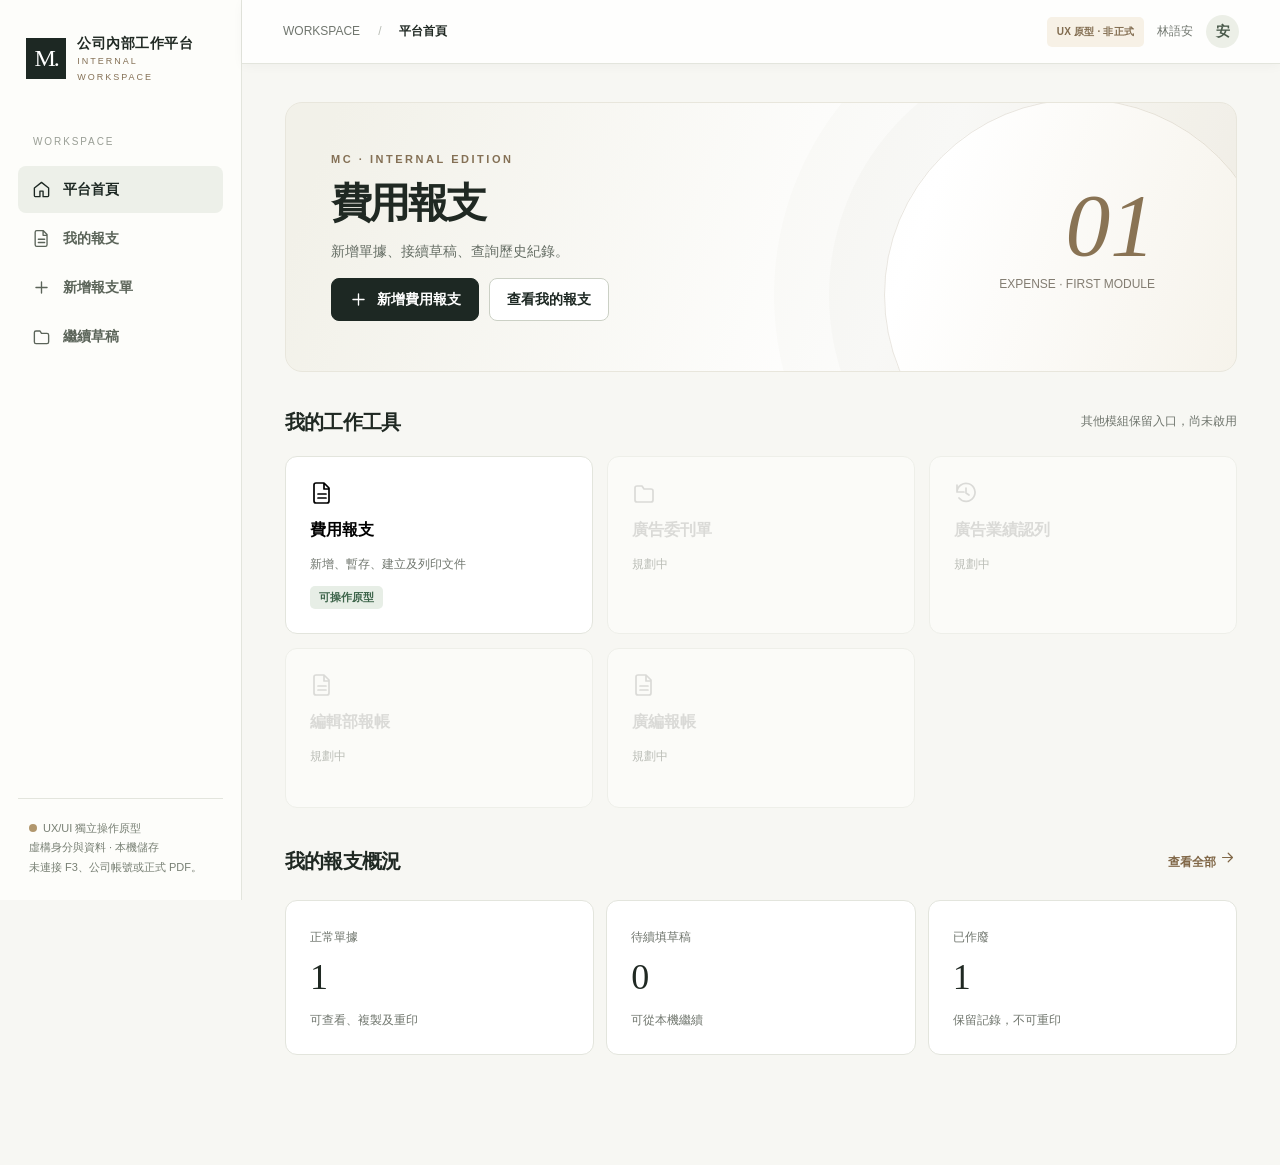
<file: expense-ux-preview/archive/v1.6.html>
<!doctype html>
<html lang="zh-Hant">
<head>
<meta charset="utf-8">
<meta name="viewport" content="width=device-width, initial-scale=1, viewport-fit=cover">
<meta name="color-scheme" content="light">
<meta name="robots" content="noindex,nofollow,noarchive">
<title>MC Workspace · 費用報支｜UX 精簡固定導覽與全流程體驗檢查候選版 v1.6</title>
<style>:root{--paper:#f7f7f3;--surface:#fff;--ink:#202923;--dark:#1d2823;--muted:#70766e;--line:#e3e5dd;--accent:#957a54;--accent-soft:#f5f0e7;--olive:#426654;--soft-green:#e7eee6;--red:#a43d3a;--soft-red:#faefec;--blue:#3b5c71;--shadow:0 8px 34px rgba(27,35,29,.035);--radius:15px}*{box-sizing:border-box}body{margin:0;background:var(--paper);color:var(--ink);font:14px/1.6 -apple-system,BlinkMacSystemFont,"Noto Sans TC","Microsoft JhengHei",Arial,sans-serif}button,input,textarea,select{font:inherit}button{cursor:pointer}button:disabled{cursor:not-allowed;opacity:.45}a{color:inherit}button:focus-visible,input:focus-visible,textarea:focus-visible,select:focus-visible,[tabindex]:focus-visible{outline:3px solid #8fbbac;outline-offset:3px}.icon{width:19px;height:19px;fill:none;stroke:currentColor;stroke-width:1.7;stroke-linecap:round;stroke-linejoin:round;flex-shrink:0}.icon.sm{width:17px;height:17px}.icon.lg{width:24px;height:24px}.app-shell{display:grid;grid-template-columns:242px minmax(0,1fr);min-height:100vh}.sidebar{background:#fdfdfa;border-right:1px solid var(--line);display:flex;flex-direction:column;padding:28px 18px 22px;position:sticky;top:0;height:100vh}.brand{display:flex;gap:11px;align-items:center;margin-bottom:45px;padding:4px 8px}.brand-symbol{height:41px;width:41px;background:var(--dark);color:white;display:grid;place-items:center;font-family:Georgia,serif;font-size:24px;letter-spacing:-2px}.brand-name{font-size:14px;letter-spacing:.035em;font-weight:800}.brand-en{font:9px/1.7 Arial,sans-serif;letter-spacing:.22em;color:var(--accent)}.nav-caption{font-size:10px;letter-spacing:.19em;color:#999e95;padding:0 15px;margin:0 0 14px;text-transform:uppercase}.nav-item{display:flex;align-items:center;gap:12px;width:100%;min-height:47px;border:0;text-align:left;background:transparent;color:#5b6459;padding:11px 14px;font-weight:650;margin:2px 0;border-radius:8px}.nav-item.active{background:#edf0e9;color:var(--dark);font-weight:800}.nav-item:hover{background:#f2f3ed}.nav-item .nav-count{margin-left:auto;font-size:11px;background:#ede7db;color:#7f6846;border-radius:20px;padding:1px 7px}.side-foot{margin-top:auto;border-top:1px solid var(--line);padding:20px 11px 0;font-size:11px;color:#777f73;line-height:1.8}.mini-dot{width:8px;height:8px;border-radius:100%;background:#b1976d;display:inline-block;margin-right:6px}.main{min-width:0}.topbar{height:73px;background:rgba(255,255,255,.82);border-bottom:1px solid var(--line);display:flex;align-items:center;justify-content:space-between;padding:0 41px;gap:16px}.breadcrumbs{color:var(--muted);font-size:12px}.breadcrumbs b{color:var(--ink);font-weight:650}.topright{display:flex;align-items:center;gap:13px}.test-tag{color:#806b4e;background:#f7f1e6;font-weight:750;font-size:10px;letter-spacing:.02em;border-radius:5px;padding:7px 10px}.user-bubble{width:33px;height:33px;background:#ecefe7;border-radius:50%;display:grid;place-items:center;color:#4a5a4b;font-weight:800}.content{max-width:1440px;margin:auto;padding:38px 43px 110px}.eyebrow{color:var(--accent);text-transform:uppercase;letter-spacing:.23em;font:700 11px Arial,sans-serif}.serif{font-family:Georgia,"Times New Roman",serif;letter-spacing:-.04em}.page-title{font-size:32px;line-height:1.35;margin:12px 0 7px;font-weight:750;letter-spacing:-.06em}.subtext{color:var(--muted);font-size:13px;margin:0}.page-head{display:flex;align-items:end;justify-content:space-between;gap:18px;margin-bottom:27px}.btn{border:1px solid transparent;display:inline-flex;justify-content:center;align-items:center;gap:9px;min-height:43px;padding:9px 17px;border-radius:8px;font-weight:750;text-decoration:none;white-space:nowrap;transition:background .15s,border-color .15s}.btn.primary{color:#fff;background:var(--dark);border-color:var(--dark)}.btn.primary:hover{background:#354137}.btn.secondary{background:white;color:var(--dark);border-color:#cbd0c5}.btn.secondary:hover,.btn.tertiary:hover{background:#f1f2ec}.btn.tertiary{background:transparent;color:#546457}.btn.danger{background:var(--red);color:#fff}.btn.gold{background:var(--accent-soft);color:#745b34}.btn.small{padding:7px 11px;min-height:34px;font-size:12px}.icon-btn{width:44px;height:44px;border-radius:8px;border:1px solid transparent;background:transparent;color:#526055;display:inline-grid;place-items:center}.icon-btn:hover{background:#f0f1ec}.icon-btn.danger:hover{color:var(--red);background:var(--soft-red)}.btnline{display:flex;gap:10px;align-items:center;flex-wrap:wrap}.card{background:var(--surface);border:1px solid var(--line);border-radius:var(--radius);box-shadow:var(--shadow)}.hero{display:grid;grid-template-columns:1.2fr .8fr;gap:30px;padding:44px 45px;background:linear-gradient(109deg,#f2f1e9 5%,#fff 65%,#f6f3eb 100%);border:1px solid #e8e6dc;border-radius:17px;position:relative;overflow:hidden}.hero:after{content:"";position:absolute;right:-40px;bottom:-120px;width:390px;height:390px;border:1px solid rgba(117,98,66,.16);border-radius:50%;box-shadow:0 0 0 55px rgba(117,98,66,.026),0 0 0 110px rgba(117,98,66,.018);pointer-events:none}.hero h1{font-size:41px;letter-spacing:-.065em;margin:12px 0 16px;line-height:1.3;max-width:590px}.hero p{max-width:550px;color:#666e65}.hero-counter{align-self:center;justify-self:end;position:relative;z-index:1;text-align:right;padding-right:36px}.hero-counter .num{font:italic 74px/1 Georgia,serif;color:#887452}.hero-counter .sub{font-size:12px;color:#837d72;margin-top:6px}.tools{display:grid;grid-template-columns:repeat(3,minmax(0,1fr));gap:14px;margin-top:18px}.tool{background:#fff;border:1px solid var(--line);border-radius:12px;min-height:160px;text-align:left;padding:24px;display:flex;flex-direction:column;align-items:start;gap:12px}.tool:not(:disabled):hover{border-color:#b7ab95;background:#fffdf9}.tool h3{font-size:16px;margin:0}.tool p{font-size:12px;color:var(--muted);margin:0}.section-head{display:flex;justify-content:space-between;align-items:center;margin:34px 0 13px}.section-head h2{font-size:20px;margin:0;letter-spacing:-.04em}.status{display:inline-flex;align-items:center;gap:5px;border-radius:5px;background:var(--soft-green);color:#3e654b;padding:3px 9px;font-size:11px;font-weight:750}.status.void{background:var(--soft-red);color:#9e5049}.status.draft{background:var(--accent-soft);color:#8b714b}.tag{display:inline-block;background:#f2f3ed;color:#606b5f;border-radius:5px;padding:3px 7px;font-size:11px}.overview{display:grid;grid-template-columns:repeat(3,minmax(0,1fr));gap:12px;margin:20px 0 0}.kpi{padding:24px;border:1px solid var(--line);background:#fff;border-radius:12px}.kpi strong{display:block;font:36px/1.3 Georgia,serif;margin:7px 0}.kpi span,.kpi small{color:var(--muted);font-size:12px}.tabs{display:flex;gap:18px;border-bottom:1px solid var(--line);margin:24px 0}.tab{border:0;border-bottom:2px solid transparent;background:transparent;padding:12px 4px;font-weight:750;color:#848b83}.tab.active{border-color:var(--dark);color:var(--dark)}.record-wrap{overflow-x:auto}.record-table{width:100%;border-collapse:collapse;min-width:730px;font-size:13px}.record-table th{text-align:left;letter-spacing:.06em;text-transform:uppercase;font-size:10px;color:#8d968c;background:#fafbf8;padding:14px 18px;font-weight:700}.record-table td{border-top:1px solid #eef0eb;padding:16px 18px}.record-table tr:hover td{background:#fcfcfa}.record-table tbody tr:focus-within{background:#fcfcfa}.mono{font-variant-numeric:tabular-nums;font-feature-settings:"tnum";font-family:ui-monospace,"SFMono-Regular",Consolas,monospace;letter-spacing:-.035em}.amount{text-align:right;white-space:nowrap;font-variant-numeric:tabular-nums;font-feature-settings:"tnum";font-family:ui-monospace,"SFMono-Regular",Consolas,monospace}.history-search{display:flex;gap:10px;align-items:center;flex-wrap:wrap;padding:17px;border-bottom:1px solid var(--line)}.searchbox{display:flex;align-items:center;gap:8px;border:1px solid #d9dfd6;background:white;border-radius:8px;padding:0 11px;min-height:43px;flex:1;min-width:185px}.searchbox input{outline:0;border:0;min-width:0;width:100%;font-size:13px}.searchbox:focus-within{outline:2px solid #a0c4b4}.select{border:1px solid #d6dcd2;border-radius:8px;background:white;min-height:42px;padding:8px 12px;color:var(--ink)}.empty{text-align:center;padding:44px 20px;color:var(--muted)}.menu-wrap{position:relative;display:inline-block}.popup-menu{position:absolute;z-index:40;right:0;top:100%;width:180px;padding:6px;box-shadow:0 12px 36px #1f292122;background:#fff;border:1px solid var(--line);border-radius:10px}.popup-menu button{display:flex;align-items:center;gap:10px;border:0;background:white;padding:12px;width:100%;border-radius:6px;text-align:left;min-height:42px;color:var(--ink)}.popup-menu button:hover{background:#f6f7f3}.popup-menu button.danger{color:var(--red)}.form-layout{display:grid;grid-template-columns:minmax(0,1fr) 304px;gap:22px;align-items:start}.form-main{display:flex;flex-direction:column;gap:18px;min-width:0}.form-card{padding:26px 29px}.form-card h2{font-size:19px;letter-spacing:-.05em;margin:0 0 18px}.step-head{display:flex;align-items:center;justify-content:space-between;gap:10px}.step-num{font:italic 22px Georgia,serif;color:#9d8969;margin-right:10px}.grid-fields{display:grid;grid-template-columns:repeat(2,minmax(0,1fr));gap:16px 18px}.field{min-width:0;display:flex;flex-direction:column;gap:6px}.field.wide{grid-column:1/-1}.field label{font-size:12px;color:#535c54;font-weight:700}.field .required{color:#ac6247}.field input,.field select,.field textarea{background:white;border:1px solid #ced5cb;border-radius:8px;width:100%;min-height:44px;padding:10px 13px;color:var(--ink);font-size:14px;outline:0}.field textarea{resize:vertical;min-height:70px}.field input:focus,.field select:focus,.field textarea:focus{border-color:#738f77;box-shadow:0 0 0 2px #dce8da}.field input[disabled]{background:#f4f5f0;color:#657068}.hint{color:#899087;font-size:11px;line-height:1.6}.mini-note{font-size:12px;color:var(--muted)}.error-text{font-size:11px;color:var(--red);font-weight:750;min-height:0}.field.has-error input,.field.has-error select{border-color:var(--red);background:#fffafa}.combo{position:relative}.combo-input{position:relative}.combo-input .icon{position:absolute;right:13px;top:13px;color:#758076;pointer-events:none}.combo input{padding-right:40px}.options{position:absolute;top:calc(100% + 6px);width:100%;max-height:230px;overflow-y:auto;z-index:20;background:white;border:1px solid #cfd4c8;border-radius:9px;box-shadow:0 12px 30px #1c2e2020;padding:5px}.options[hidden]{display:none}.option{width:100%;border:0;text-align:left;background:white;border-radius:6px;display:block;padding:10px 12px;color:var(--ink);font-size:13px}.option:hover,.option.active{background:#eef2e9}.option-meta{display:block;font-size:11px;color:#777d74}.tiny-link{border:0;background:none;padding:7px 1px;color:#806747;font-size:12px;text-align:left;font-weight:750;cursor:pointer}.tiny-link:hover{text-decoration:underline}.segment{display:flex;background:#f2f3ef;border-radius:9px;padding:4px;gap:2px}.segment button{border:0;background:transparent;flex:1;border-radius:6px;padding:9px 10px;min-height:39px;font-weight:750;color:#757c74}.segment button.active{background:#fff;color:var(--dark);box-shadow:0 1px 4px #1e251910}.detail-list{display:flex;flex-direction:column;gap:0}.detail-item{display:grid;grid-template-columns:minmax(0,1fr) 160px 118px;gap:15px;align-items:center;padding:17px 0;border-top:1px solid #ecede8}.detail-item:first-child{border-top:0}.detail-item strong{font-size:14px}.detail-item small{font-size:11px;color:var(--muted);display:block;margin-top:3px}.detail-actions{display:flex;align-items:center;justify-content:end;gap:0}.detail-badge{background:#f5f5ef;color:#7a846f;padding:3px 6px;border-radius:4px;font-size:10px}.summary-panel{padding:25px;position:sticky;top:23px}.summary-title{display:flex;justify-content:space-between;align-items:center;padding-bottom:15px;border-bottom:1px solid var(--line)}.summary-panel h2{font-size:18px;margin:0}.money-grid{margin:19px 0}.money-line{display:grid;grid-template-columns:minmax(90px,1fr) 140px;gap:10px;margin:12px 0;align-items:center}.money-line .name{font-size:12px;color:#687167}.money-line.total{border-top:1px solid var(--line);padding-top:17px;margin-top:18px}.money-line.total .name{font-weight:800;color:var(--dark)}.money-line.total .amount{font-size:20px;font-weight:800;color:#233b2b}.account-amount{display:flex;justify-content:flex-end;align-items:baseline;font-variant-numeric:tabular-nums;font-family:ui-monospace,"SFMono-Regular",Consolas,monospace;white-space:nowrap;letter-spacing:-.035em}.account-amount .account-digits{text-align:right;min-width:8ch}.account-amount .account-paren{display:inline-block;width:1ch;text-align:center}.account-amount.is-negative{color:#8d4d48}.summary-panel .btn{width:100%;margin:6px 0}.safe-note{font-size:11px;color:#738076;line-height:1.7;border-top:1px solid var(--line);padding-top:16px;margin-top:16px}.notice{background:#f4f5f0;padding:13px 15px;border-radius:9px;color:#546254;font-size:12px}.notice.warn{background:#fbf5ea;color:#865f31}.notice.error{background:var(--soft-red);color:#8b4842}.notice strong{font-weight:800}.fixed-mobile-cta{display:none}.modal-scrim{position:fixed;inset:0;background:#17251bc9;z-index:100;display:flex;justify-content:center;align-items:center;padding:20px}.modal{background:white;width:min(620px,100%);max-height:min(90vh,900px);overflow-y:auto;border-radius:14px;padding:30px;box-shadow:0 32px 70px #0004}.modal.wide{width:min(760px,100%)}.modal header{display:flex;align-items:start;justify-content:space-between;gap:12px}.modal h2{margin:0;font-size:24px;letter-spacing:-.05em}.modal h3{margin:20px 0 8px;font-size:15px}.modal p{color:#69736a}.modal-footer{display:flex;gap:10px;justify-content:flex-end;margin-top:25px;flex-wrap:wrap}.review-summary{border:1px solid var(--line);padding:20px;border-radius:10px;margin:20px 0}.review-list{padding:0;margin:10px 0;list-style:none}.review-list li{display:flex;justify-content:space-between;gap:16px;padding:11px 0;border-bottom:1px solid #eef0eb}.review-list li:last-child{border-bottom:0}.checklabel{display:flex;gap:10px;align-items:flex-start;cursor:pointer;background:#f7f8f4;padding:13px;border-radius:8px;margin-top:15px}.checklabel input{margin-top:5px;accent-color:var(--olive);width:17px;height:17px}.success-header{display:flex;align-items:center;gap:15px;padding:20px;background:#edf3e9;border-radius:9px;margin-bottom:20px}.success-check{width:50px;height:50px;background:#456652;border-radius:50%;display:grid;place-items:center;color:white}.success-header h2{margin:0;font-size:23px}.success-number{font-size:16px;font-weight:800;letter-spacing:.02em;word-break:break-word}.doc-row{display:flex;justify-content:space-between;gap:12px;border:1px solid var(--line);padding:13px 15px;border-radius:9px;margin:10px 0;align-items:center}.timeline{counter-reset:step;list-style:none;padding:0;margin:18px 0}.timeline li{display:flex;gap:12px;align-items:flex-start;padding:9px 0;color:#536156}.timeline li .bubble{display:grid;place-items:center;width:24px;height:24px;flex-shrink:0;border-radius:50%;background:#e8ebe3;color:#45564b;font-size:12px;font-weight:800}.toast{position:fixed;bottom:26px;left:50%;transform:translate(-50%,15px);background:var(--dark);color:white;padding:13px 18px;border-radius:8px;box-shadow:0 12px 35px #12191433;font-size:13px;max-width:min(90vw,600px);opacity:0;pointer-events:none;transition:.2s;z-index:200}.toast.show{opacity:1;transform:translate(-50%,0)}.small{font-size:12px}.mt15{margin-top:15px}.muted{color:var(--muted)}.hidden{display:none!important}.right{text-align:right}.dot-divider{display:inline-block;margin:0 10px;color:#b8bcb4}.help-badge{font-size:11px;background:#f4f2e8;color:#856c46;border-radius:3px;padding:3px 7px}.mobile-only{display:none}@media(max-width:1120px){.app-shell{grid-template-columns:200px minmax(0,1fr)}.content{padding:27px 24px 95px}.topbar{padding:0 24px}.form-layout{grid-template-columns:minmax(0,1fr) 255px}.form-card{padding:22px}.summary-panel{padding:20px}.money-line{grid-template-columns:minmax(70px,1fr) 128px}.money-line.total .amount{font-size:17px}}@media(max-width:860px){.form-layout{grid-template-columns:1fr}.summary-panel{position:static;grid-row:1}.summary-panel .form-actions{display:none}.summary-panel .safe-note{display:none}.money-grid{display:grid;grid-template-columns:repeat(3,1fr);gap:8px;margin:15px 0 0}.money-line,.money-line.total{display:block;margin:0;padding:0;border:0}.money-line .name{display:block}.money-line .amount,.money-line.total .amount{justify-content:start;margin-top:3px;font-size:16px}.account-amount .account-digits{min-width:0}.account-amount .account-paren{width:.8ch}.fixed-mobile-cta{display:flex;position:sticky;bottom:0;background:#ffffffeb;backdrop-filter:blur(12px);border-top:1px solid var(--line);padding:10px 14px;z-index:25;align-items:center;justify-content:space-between;gap:9px;margin:20px -24px -90px}.tools{grid-template-columns:repeat(2,minmax(0,1fr))}}@media(max-width:700px){.app-shell{display:block}.sidebar{height:auto;position:static;padding:11px 14px;border-bottom:1px solid var(--line);gap:0}.brand{padding:4px 0;margin:0}.brand-symbol{width:34px;height:34px;font-size:20px}.brand-name{font-size:12px}.brand-en{font-size:8px}.nav-caption,.side-foot{display:none}.sidebar nav{display:none}.topbar{height:auto;min-height:46px;padding:8px 15px}.topright{gap:6px}.test-tag{font-size:9px;padding:5px 7px}.user-bubble{display:none}.content{padding:24px 16px 86px}.page-title{font-size:29px}.page-head{align-items:start;flex-wrap:wrap}.page-head .btn{width:auto}.hero{grid-template-columns:1fr;padding:26px}.hero h1{font-size:31px}.hero-counter{display:none}.tools{gap:10px}.tool{min-height:135px;padding:15px}.tool h3{font-size:14px}.tool p{font-size:11px}.overview{gap:8px}.kpi{padding:15px}.kpi strong{font-size:28px}.tab{font-size:12px}.form-card{padding:19px 16px}.grid-fields{grid-template-columns:1fr;gap:14px}.detail-item{grid-template-columns:minmax(0,1fr) 95px;gap:7px}.detail-actions{grid-column:1/-1;justify-content:end}.detail-item .amount{font-size:12px}.summary-panel{padding:18px}.money-grid{gap:7px}.money-line .name{font-size:10px}.money-line .amount,.money-line.total .amount{font-size:13px}.fixed-mobile-cta{margin:18px -16px -79px;bottom:0}.fixed-mobile-cta .btn{min-height:44px}.modal{padding:22px 18px}.modal h2{font-size:20px}.modal-footer .btn{flex:1}.mobile-only{display:initial}.history-search{padding:12px}.record-table{min-width:710px}}@media(prefers-reduced-motion:reduce){*{scroll-behavior:auto!important;transition:none!important}}

.history-search .select[type="date"]{width:148px;max-width:100%}@media(max-width:700px){.history-search .select[type="date"]{width:calc(50% - 5px)}}
.option-create{border-top:1px solid var(--line);margin-top:3px;color:#806641;font-weight:750}

/* v1.1 mobile-first workflow refinement — no fixed or sticky bottom action controls */
:root{--accent:#847055}
.form-layout.is-empty{grid-template-columns:minmax(0,920px)}
.form-layout .form-main{gap:15px}
.form-layout .form-card{border-radius:12px}
.form-card .step-head h2{margin:0 0 15px}
.form-card .step-head{margin-bottom:2px}
.save-control{display:flex;flex-direction:column;align-items:flex-end;gap:3px;max-width:100%}
.save-badge{display:inline-flex;align-items:center;gap:8px;padding:9px 11px;border:1px solid #d9dfd3;background:#f6f8f3;border-radius:8px;color:#617061;font-size:11px;line-height:1.35;max-width:100%}
.save-badge .save-dot{width:7px;height:7px;flex:0 0 7px;background:#adb5a6;border-radius:50%}
.save-badge[data-state="saved"] .save-dot{background:#447860}
.save-badge[data-state="saving"] .save-dot{background:#b78c3d}
.save-badge[data-state="error"]{color:#8b4a40;background:#fff2ef;border-color:#e8b9b0}
.save-badge[data-state="error"] .save-dot{background:#b64a3b}
.readonly-field{min-height:44px;background:#f7f7f3;border:1px solid #e8ebe4;border-radius:8px;padding:11px 13px;color:#536256;font-size:13px;display:flex;align-items:center}
.compact-header{padding-top:18px;padding-bottom:17px}
.compact-title{display:flex;justify-content:space-between;align-items:center;gap:12px}
.compact-header .eyebrow{font-size:10px;color:#76806d;letter-spacing:1.2px;margin:0 0 7px}
.compact-header h2{font-size:19px;margin:0 0 5px;overflow-wrap:anywhere;line-height:1.35}
.section-footer{display:flex;justify-content:flex-end;margin-top:10px}
.btn.textual{background:none;border:0;color:#7d674b;min-height:40px;font-weight:700;padding:7px 9px}
.btn.textual:hover{background:#f6f2eb}
.detail-card{scroll-margin-top:22px}
.detail-description{min-width:0;overflow-wrap:anywhere}
.detail-money{min-width:0;display:flex;flex-direction:column;align-items:flex-end;gap:4px}
.detail-item{grid-template-columns:minmax(0,1fr) minmax(132px,auto) 112px;gap:10px}
.detail-item.recent-detail{background:#f5f8f1;border-left:3px solid #819579;padding-left:12px;padding-right:7px}
.detail-bottom{display:flex;justify-content:space-between;align-items:center;flex-wrap:wrap;gap:9px;border-top:1px solid var(--line);margin-top:6px;padding-top:17px}
.detail-bottom .btn{min-height:44px}
.mini-overview{display:none}
.inline-feedback{display:flex;align-items:center;flex-wrap:wrap;gap:9px;padding:12px 13px;margin-bottom:13px;border:1px solid #e4ddc9;border-radius:8px;background:#f9f6ed;color:#765f3e;font-size:12px;line-height:1.5}
.inline-feedback.success{background:#f0f5ed;color:#356246;border-color:#dce9d5}
.inline-feedback .icon{width:16px;height:16px}
#addedNotice{scroll-margin-top:24px}
#lineEditor{scroll-margin-top:22px}
.editor-actions{display:flex;justify-content:flex-end;flex-wrap:wrap;gap:9px;margin-top:19px}
.editor-actions .btn{min-height:46px}
.form-end-actions{padding:21px 25px;display:flex;align-items:center;justify-content:space-between;gap:18px;flex-wrap:wrap}
.form-end-actions h2{font-size:17px;margin:0 0 6px}
.form-end-actions p{color:#72776b;font-size:12px;line-height:1.5;margin:0}
.end-buttons{display:flex;gap:9px;flex-wrap:wrap}
.end-buttons .btn{min-height:46px}
.summary-panel{top:24px;position:sticky;min-width:0}
.summary-panel .safe-note{margin-top:15px}
.summary-panel .money-grid{margin-bottom:10px}
.form-layout .money-line{grid-template-columns:minmax(90px,1fr) minmax(128px,max-content)}
.account-amount{display:inline-grid;grid-template-columns:1ch max-content 1ch;justify-content:end;align-items:baseline;column-gap:0;letter-spacing:0;max-width:100%;font-variant-numeric:tabular-nums;font-feature-settings:'tnum' 1}
.account-amount .account-paren{width:1ch;text-align:center}
.account-amount .account-digits{min-width:8ch;text-align:right;letter-spacing:0}
.summary-panel .account-amount .account-digits{min-width:11ch}
.form-layout .fixed-mobile-cta{display:none!important}
.test-tools{font-size:12px;background:#f8f8f6}
.test-tools summary{cursor:pointer}
.form-card .field input,.form-card .field select{min-height:46px}
.form-card .segment button{min-height:45px}
.form-card button:focus-visible,.save-control button:focus-visible{outline:3px solid #9cbe9e;outline-offset:2px}
@media(max-width:1120px){.form-layout.is-empty{grid-template-columns:minmax(0,1fr)}}
@media(max-width:860px){
 .form-layout{grid-template-columns:1fr}
 .summary-panel{display:none!important}
 .form-layout .form-main{gap:13px}
 .mini-overview{display:block;border:1px solid #e4e9df;background:#f6f8f3;border-radius:9px;padding:12px 14px;margin-bottom:9px}
 .mini-overview-head{font-size:11px;color:#657560;font-weight:700;margin-bottom:9px}
 .mini-overview .money-line,.mini-overview .money-line.total{display:grid;grid-template-columns:1fr max-content;align-items:center;gap:12px;margin:0;padding:6px 0;border:0}
 .mini-overview .money-line.total{border-top:1px solid #dce3d6;margin-top:7px;padding-top:10px}
 .mini-overview .money-line .name{font-size:12px;display:block}
 .mini-overview .money-line .amount,.mini-overview .money-line.total .amount{justify-content:end;margin:0;font-size:15px}
 .mini-overview .money-line.total .amount{font-size:19px}
 .mini-overview .account-digits{min-width:11ch}
 .form-end-actions{padding:19px}
}
@media(max-width:700px){
 .sidebar nav{display:flex;gap:3px;overflow-x:auto;margin:10px -3px 0;padding:0 0 4px;scrollbar-width:thin;white-space:nowrap}
 .sidebar nav .nav-item{width:auto;flex:none;padding:9px 10px;gap:5px;min-height:41px;border-radius:7px;font-size:11px}
 .sidebar nav .nav-item .icon{width:15px;height:15px}
 .content{padding-bottom:35px}
 .page-head{gap:10px;margin-bottom:16px}
 .page-head .subtext{font-size:12px;line-height:1.55}
 .save-control{align-items:flex-start;width:100%}
 .save-badge{font-size:11px;padding:7px 9px}
 .form-card{padding:17px 15px}
 .compact-title{align-items:flex-start}
 .compact-header h2{font-size:18px}
 .compact-header .btn{white-space:nowrap;min-height:42px;padding:9px 10px}
 .detail-item{grid-template-columns:minmax(0,1fr) max-content;gap:7px;padding:14px 0}
 .detail-item strong{font-size:14px}
 .detail-money{align-self:start}
 .detail-money .account-digits{min-width:0}
 .detail-item .detail-actions{grid-column:1/-1;justify-content:flex-end;margin-top:2px;gap:5px}
 .detail-actions button{width:44px;height:44px}
 .detail-bottom{justify-content:space-between}
 .detail-bottom .btn{width:100%;justify-content:center}
 .form-end-actions{display:block;padding:20px 16px}
 .end-buttons{margin-top:16px;display:flex;flex-direction:column}
 .end-buttons .btn{width:100%;min-height:49px}
 .editor-actions{display:flex;flex-direction:column}
 .editor-actions .btn{width:100%;min-height:49px}
 .mini-overview .money-line.total .amount{font-size:18px}
 .form-layout .account-amount .account-digits{min-width:8ch}
 .money-line .name{font-size:12px!important}
 .form-layout .money-line.total .account-amount{font-size:18px}
 .record-wrap{overflow-x:auto}
}
/* All amounts share a reserved trailing parenthesis column. Open parenthesis hugs the number. */
.account-amount{display:inline-grid;grid-template-columns:minmax(0,1fr) 1ch;min-width:10ch;justify-content:end;align-items:baseline;max-width:100%;font-variant-numeric:tabular-nums}
.account-amount .account-value{display:flex;align-items:baseline;justify-content:flex-end;white-space:nowrap;min-width:0}
.account-amount .account-digits{min-width:0!important;letter-spacing:0;flex:0 0 auto}
.account-amount .account-value .account-paren{width:auto!important;flex:0 0 auto}
.account-amount > .account-paren{width:1ch!important;text-align:center}
.account-amount{grid-template-columns:minmax(0,1fr) 12px}
.account-amount > .account-paren{width:12px!important}

/* v1.2: one unambiguous action per stage, genuine local photo preview without OCR claims */
.receipt-entry{display:flex;align-items:center;justify-content:space-between;gap:12px;padding:11px 14px;margin:0 0 20px;border:1px solid #e7e5db;border-radius:9px;background:#faf9f5}
.receipt-entry strong,.receipt-entry span{display:block;font-size:12px}.receipt-entry span{font-size:11px;color:#757d75}
.receipt-entry .btn{white-space:normal;text-align:center;min-height:44px;flex-shrink:0}
.photo-preview{margin:16px 0;padding:12px;border:1px solid var(--line);border-radius:9px;max-height:250px;overflow:hidden;text-align:center;background:#fbfbf7}
.photo-preview img{max-width:100%;max-height:210px;object-fit:contain}
.photo-preview[hidden]{display:none!important}
#voucherPhoto{min-height:45px;padding:8px 10px;border:1px dashed #bac6b9;border-radius:8px;width:100%}
@media(max-width:700px){.receipt-entry{flex-direction:column;align-items:stretch}.receipt-entry .btn{width:100%}.form-card .editor-actions .btn.primary{width:100%}}

/* v1.2 proactive audit: history and drafts must not become sideways-scrolling spreadsheets on phones. */
@media(max-width:700px){
 .record-wrap{overflow:visible}
 .record-table{min-width:0;width:100%;display:block}
 .record-table thead{display:none}
 .record-table tbody{display:grid;gap:12px}
 .record-table tbody tr{display:grid;grid-template-columns:1fr 1fr;gap:0 10px;background:white;border:1px solid var(--line);border-radius:10px;padding:12px 10px}
 .record-table tbody td{display:block;border:0;padding:7px;overflow-wrap:anywhere;min-width:0}
 .record-table tbody td:first-child,.record-table tbody td:last-child{grid-column:1/-1}
 .record-table tbody td:nth-child(2)::before,.record-table tbody td:nth-child(3)::before,.record-table tbody td:nth-child(4)::before,.record-table tbody td:nth-child(5)::before{display:block;font-size:10px;color:var(--muted);margin-bottom:3px}
 .record-table[data-view="claims"] td:nth-child(2)::before{content:'報支日期'}
 .record-table[data-view="claims"] td:nth-child(3)::before{content:'費用明細'}
 .record-table[data-view="claims"] td:nth-child(4)::before{content:'應付／應退'}
 .record-table[data-view="claims"] td:nth-child(5)::before{content:'單據狀態'}
 .record-table[data-view="drafts"] td:nth-child(2)::before{content:'費用明細'}
 .record-table[data-view="drafts"] td:nth-child(3)::before{content:'更新時間'}
 .record-table[data-view="drafts"] td:nth-child(4)::before{content:'應付／應退'}
 .record-table .btnline{gap:4px}
}


/* v1.3: editorial compact work area, persistent minimal title; independent F3/F2 prototype */
.topbar{position:sticky;top:0;z-index:45;min-height:64px;height:auto;padding-top:9px;padding-bottom:9px;backdrop-filter:blur(14px);box-shadow:0 2px 11px rgba(20,34,24,.035)}
.top-form-title{font-size:15px;letter-spacing:-.02em}
.topbar .save-badge{padding:6px 9px;font-size:11px;white-space:nowrap}
.topbar .save-control{flex-direction:row;align-items:center;gap:9px;flex-shrink:0}
.topbar .save-control .tiny-link{white-space:nowrap}
.summary-panel{top:84px}
.form-layout.is-empty{grid-template-columns:minmax(0,1040px)}
.form-layout:not(.is-empty){grid-template-columns:minmax(0,1fr) minmax(265px,290px);gap:20px}
.form-layout .form-main{min-width:0}
.claim-meta-grid{display:grid;grid-template-columns:repeat(3,minmax(0,1fr));gap:15px 17px}
.claim-meta-grid .claim-reason{grid-column:1/-1}
.claim-meta-grid .claim-reason > .field{width:100%}
.expense-field-set{display:flex;flex-direction:column;gap:16px}
.expense-row{display:grid;gap:14px 16px;align-items:start;min-width:0}
.expense-meta-row{grid-template-columns:minmax(145px,1.05fr) minmax(115px,.65fr) minmax(155px,1fr)}
.expense-purpose-row{grid-template-columns:minmax(190px,1fr) minmax(245px,1.45fr)}
.expense-type-row{grid-template-columns:1fr}
.expense-type-row .segment{max-width:100%;width:min(100%,530px)}
.expense-payment-row{grid-template-columns:minmax(220px,1fr) minmax(125px,150px) minmax(125px,150px)}
.expense-memo-row{grid-template-columns:1fr}
.amount-entry{text-align:right;letter-spacing:0;font-variant-numeric:tabular-nums;font-feature-settings:'tnum' 1;padding-left:8px!important;padding-right:11px!important;min-width:0}
.expense-payment-row .field .hint{font-size:10px;line-height:1.5}
.closing-notes h2{font-size:17px;margin:0 0 15px}
.closing-notes textarea{min-height:70px}
#headerCard,#notesSection,#lineEditor{scroll-margin-top:89px}
@media(max-width:1120px){
 .form-layout:not(.is-empty){grid-template-columns:minmax(0,1fr) minmax(240px,265px);gap:15px}
 .expense-payment-row{grid-template-columns:minmax(180px,1fr) minmax(118px,140px) minmax(118px,140px)}
}
@media(max-width:950px){
 .form-layout:not(.is-empty),.form-layout.is-empty{grid-template-columns:minmax(0,1fr)}
 .expense-meta-row{grid-template-columns:minmax(0,1fr) minmax(0,.7fr) minmax(0,1fr)}
 .expense-payment-row{grid-template-columns:minmax(0,1fr) minmax(125px,150px) minmax(125px,150px)}
}
@media(max-width:700px){
 .topbar{min-height:52px;padding:7px 12px}
 .topbar .workspace-word,.topbar .top-username,.topbar .user-bubble{display:none}
 .topbar .topright{gap:7px}
 .topbar .test-tag{display:none}
 .topbar .save-badge{font-size:10px;white-space:normal;max-width:154px;padding:5px 7px}
 .top-form-title{font-size:14px}
 .claim-meta-grid{grid-template-columns:1fr 1fr;gap:12px}
 .claim-meta-grid .claim-reason{grid-column:1/-1}
 .claim-meta-grid > .field:nth-child(3){grid-column:1/-1}
 .expense-meta-row{grid-template-columns:minmax(0,1fr) minmax(0,.75fr)}
 .expense-meta-row > .field:nth-child(3){grid-column:1/-1}
 .expense-purpose-row{grid-template-columns:1fr}
 .expense-payment-row{grid-template-columns:repeat(2,minmax(0,1fr));gap:13px 10px}
 .expense-payment-row > .field:first-child{grid-column:1/-1}
 .expense-type-row .segment{width:100%}
 #headerCard,#notesSection,#lineEditor,.detail-card{scroll-margin-top:66px}
}
@media(max-width:360px){
 .topbar .save-badge{max-width:135px;font-size:10px}
 .expense-meta-row{grid-template-columns:1fr}
 .expense-meta-row > .field:nth-child(3){grid-column:auto}
 .expense-payment-row{grid-template-columns:1fr 1fr}
 .expense-payment-row .amount-entry{font-size:13px}
}

/* v1.3 compact back navigation remains available after scrolling */
.topbar .breadcrumbs{display:flex;align-items:center;gap:8px;min-width:0}
.topbar-back{background:transparent;border:1px solid #d8ded4;color:#536658;border-radius:7px;display:inline-grid;place-items:center;width:36px;height:36px;flex:0 0 36px;padding:0}
.topbar-back:hover{background:#f0f3ed}
.topbar-back:focus-visible{outline:3px solid #9cbe9e;outline-offset:2px}
@media(max-width:700px){.topbar-back{width:34px;height:34px;flex-basis:34px}}


/* v1.4: real responsive reflow / readable claim history.
   Design-only override. No monetary, submission, PDF, or storage logic changed.
   IMPORTANT: the breakpoint is based on usable form width, not only screen width. */

/* Keep page grid from forcing internal form fields beyond their card. A narrow
   DESKTOP window still has a 242px sidebar, so the v1.3 950px breakpoint was too late. */
@media (max-width:1240px) {
  .form-layout:not(.is-empty) { grid-template-columns: minmax(0,1fr); }
  .form-layout:not(.is-empty) > .summary-panel { position:static; width:100%; }
}

/* The inline-size of the actual form, not the browser window, controls columns.
   This also works when a future platform embeds the form in a narrower panel. */
.form-layout .form-main { container-name: claim-form; container-type: inline-size; }
.expense-row > .field,
.expense-row > .field .combo,
.expense-row > .field .combo-input,
.expense-row > .field input,
.expense-row > .field select,
.expense-row > .field textarea { min-width:0; max-width:100%; }

@container claim-form (max-width:700px) {
  .claim-meta-grid { grid-template-columns:repeat(2,minmax(0,1fr)); }
  .claim-meta-grid > .field:nth-child(3), .claim-meta-grid .claim-reason { grid-column:1/-1; }
  .expense-meta-row { grid-template-columns: minmax(0,1.1fr) minmax(0,.8fr); }
  .expense-meta-row > .field:nth-child(3) { grid-column:1/-1; }
  .expense-purpose-row { grid-template-columns:minmax(0,1fr); }
  .expense-payment-row { grid-template-columns:repeat(2,minmax(0,1fr)); gap:13px 12px; }
  .expense-payment-row > .field:first-child { grid-column:1/-1; }
  .expense-type-row .segment { width:100%; }
}
@container claim-form (max-width:330px) {
  .expense-meta-row { grid-template-columns:minmax(0,1fr); }
  .expense-meta-row > .field:nth-child(3) { grid-column:auto; }
}

/* Legibility: real typography, rather than shrinking the entire table to fit. */
.record-wrap { container: claim-history / inline-size; }
.record-table { font-size:15px; line-height:1.6; }
.record-table th {
  font-size:13.5px; line-height:1.45; color:#465149;
  text-transform:none; letter-spacing:0; font-weight:750; padding:16px 14px;
  white-space:nowrap;
}
.record-table td { padding:18px 14px; vertical-align:middle; }
.record-table td:first-child .tiny-link,
.record-table td:first-child .tiny-link.mono { font-size:14px; font-weight:750; line-height:1.55; }
.record-table td:first-child .small { font-size:13.5px; line-height:1.6; margin-top:3px; }
.record-table td:nth-child(4) { font-variant-numeric:tabular-nums; font-weight:650; }
.record-table .status { font-size:12.5px; padding:5px 10px; }
.record-table .btn.small { font-size:13px; min-height:38px; }
.record-table .btnline { flex-wrap:nowrap; }
.record-table .icon-btn { width:40px;height:40px; }

/* Use readable cards when the actual record-list panel cannot fit six columns.
   The responsive behaviour works even if the viewport is wide but the panel isn't. */
@container claim-history (max-width:900px) {
  .record-table { display:block; min-width:0; width:100%; font-size:15px; }
  .record-table thead { display:none; }
  .record-table tbody { display:grid; gap:12px; padding:13px; }
  .record-table tbody tr {
    display:grid; grid-template-columns:repeat(2,minmax(0,1fr));
    gap:0 12px; background:#fff; border:1px solid var(--line);
    border-radius:11px; padding:12px 14px;
  }
  .record-table tbody td {
    display:block; min-width:0; overflow-wrap:anywhere;
    padding:9px 4px; border:0; font-size:15px;
  }
  .record-table tbody td:first-child,
  .record-table tbody td:last-child { grid-column:1/-1; }
  .record-table tbody td:first-child { border-bottom:1px solid var(--line); padding-bottom:12px; }
  .record-table tbody td:last-child { padding-top:12px; }
  .record-table tbody td:nth-child(4) { text-align:left; }
  .record-table tbody td:nth-child(2)::before,
  .record-table tbody td:nth-child(3)::before,
  .record-table tbody td:nth-child(4)::before,
  .record-table tbody td:nth-child(5)::before {
    display:block; font-size:12px; font-weight:700; color:#697368; margin-bottom:4px;
  }
  .record-table[data-view="claims"] td:nth-child(2)::before { content:'報支日期'; }
  .record-table[data-view="claims"] td:nth-child(3)::before { content:'費用明細'; }
  .record-table[data-view="claims"] td:nth-child(4)::before { content:'應付／應退'; }
  .record-table[data-view="claims"] td:nth-child(5)::before { content:'單據狀態'; }
  .record-table[data-view="drafts"] td:nth-child(2)::before { content:'費用明細'; }
  .record-table[data-view="drafts"] td:nth-child(3)::before { content:'更新時間'; }
  .record-table[data-view="drafts"] td:nth-child(4)::before { content:'應付／應退'; }
  .record-table .btnline { flex-wrap:wrap; gap:10px; }
}
@media (max-width:500px) {
  .record-table tbody { padding:10px; }
  .record-table tbody tr { padding:10px 12px; }
  .record-table tbody td { font-size:14px; }
  .record-table .btn.small { min-height:42px; }
}

/* v1.5 – implemented editorial concept without inventing business workflows. */
.hero{grid-template-columns:minmax(0,1fr) minmax(210px,.67fr);min-height:270px;align-items:center}
.hero h1{font-size:clamp(32px,3.2vw,45px);margin:12px 0 10px}
.hero p{font-size:14px;margin:0 0 15px}
.hero-counter .num{font-size:clamp(65px,7vw,92px);color:#897354}

.payee-guide{margin:0 0 2px;color:#677166;font-size:13px}
.payee-choices{display:grid;grid-template-columns:repeat(3,minmax(0,1fr));gap:12px;min-width:0}
.payee-choice{min-width:0;min-height:95px;display:grid;grid-template-columns:24px minmax(0,1fr);grid-template-rows:auto auto;column-gap:10px;align-content:center;align-items:center;text-align:left;background:#fcfcfa;border:1px solid #d8ded3;border-radius:10px;padding:13px;white-space:normal;color:var(--dark)}
.payee-choice:hover{background:#f7f9f4;border-color:#9cae9c}
.payee-choice.selected{border:2px solid var(--dark);padding:12px;background:#f4f7ef;box-shadow:0 0 0 2px #e5ede1}
.choice-indicator{grid-row:1/3;display:grid;place-items:center;border:1.7px solid #a9b4a6;border-radius:50%;width:21px;height:21px;font-size:12px;font-weight:800}
.payee-choice.selected .choice-indicator{background:var(--dark);color:#fff;border-color:var(--dark)}
.choice-label{font-size:16px;font-weight:800;line-height:1.4}
.choice-help{font-size:11.5px;color:#6b786d;line-height:1.45;margin-top:4px;overflow-wrap:anywhere}
#payeeTypeChoice:focus{outline:none}
#field-payeeTypeChoice:has(.error-text:not(:empty)) .payee-choices{outline:2px solid #c27e70;outline-offset:3px;border-radius:10px}
#payeeQuery:disabled{background:#f3f5f0;color:#778275;cursor:not-allowed}

/* The reason explains the expense, the document number merely locates it. */
.record-table[data-view="claims"] th:first-child{min-width:245px}
.claim-reason-link{color:#202b24;font-weight:800;font-size:17px;line-height:1.4;text-align:left;border:0;background:transparent;padding:0;max-width:100%;white-space:normal;overflow-wrap:anywhere;text-decoration:none}
.claim-reason-link:hover{text-decoration:underline;text-decoration-color:#a38b66;text-underline-offset:4px}
.claim-id-secondary{font-size:12.5px!important;color:#81897c;line-height:1.55;margin-top:5px;overflow-wrap:anywhere}
.record-table[data-view="claims"] tbody td:first-child{padding-top:18px;padding-bottom:18px}
.record-table[data-view="claims"] tbody td:nth-child(4){font-size:16px}

/* Page top status stays fixed; on wide screens the query strip and table headings remain visible within their list. */
@media (min-width:1100px){
 .history-search{position:sticky;top:64px;z-index:22;background:#fff;box-shadow:0 6px 12px rgba(32,41,35,.035)}
 .record-wrap{overflow:visible}
 .record-table thead th{position:sticky;top:145px;z-index:21;background:#f5f5ee;box-shadow:0 2px 5px rgba(35,40,30,.08)}
}
@media(max-width:1120px){
 .payee-choices{gap:8px}
 .payee-choice{padding:11px;grid-template-columns:21px minmax(0,1fr);column-gap:7px}
 .payee-choice.selected{padding:10px}
}
@media(max-width:880px){
 .payee-choices{grid-template-columns:repeat(3,minmax(0,1fr))}
 .choice-help{font-size:11px}
}
@media(max-width:550px){
 .payee-choices{grid-template-columns:1fr;gap:8px}
 .payee-choice{min-height:64px;grid-template-columns:24px minmax(0,1fr);padding:10px 13px}
 .choice-help{font-size:12px}
 .hero{grid-template-columns:1fr;min-height:0}
 .hero-counter{display:none}
 .claim-reason-link{font-size:17px}
}
@container claim-history (max-width:900px){
 .record-table[data-view="claims"] tbody td:first-child{display:flex;flex-direction:column;align-items:flex-start;gap:4px}
 .record-table[data-view="claims"] .claim-reason-link{font-size:17px;font-weight:800}
 .record-table[data-view="claims"] .claim-id-secondary{font-size:12.5px!important}
}

/* UX v1.6: mobile nav stays reachable without a 200px masthead. App-wide sticky context. */
.mobile-apphead,.mobile-nav-layer,.mobile-filter-toggle{display:none}
.advanced-filters{display:contents}
.filter-clear{background:#fff;border:1px solid var(--line);border-radius:8px;min-height:42px;padding:8px 10px;color:var(--dark);font-weight:650;cursor:pointer}
.history-result-count{padding:9px 19px;font-size:13px;color:#656e63;background:#fff;border-bottom:1px solid var(--line)}
.success-reason{font-size:22px;line-height:1.5;margin:16px 0 0;font-weight:780;overflow-wrap:anywhere}
.success-next-actions{margin-top:18px}
@media(min-width:701px){.topbar{z-index:55}}
@media(max-width:700px){
 .app-shell{display:block}
 .sidebar{display:none!important}
 .topbar{position:sticky!important;top:0!important;z-index:65;min-height:56px;height:56px;padding:0 12px!important;background:rgba(255,255,255,.97);border-bottom:1px solid #dfe4db;box-shadow:0 3px 15px #1e302512;display:flex;align-items:center;gap:0}
 .desktop-breadcrumbs{display:none!important}
 .mobile-apphead{display:flex;align-items:center;gap:8px;width:100%;min-width:0;justify-content:space-between}
 .mobile-menu-btn{background:white;color:var(--dark);display:inline-flex;align-items:center;justify-content:center;gap:3px;padding:0 9px;height:42px;min-width:65px;border:1px solid #d7ded5;border-radius:9px;font-size:12px;font-weight:760;flex:none}
 .mobile-menu-btn .icon{width:17px;height:17px}
 .mobile-current{display:flex;align-items:center;gap:8px;min-width:0;flex:1;justify-content:center}
 .mobile-brand-symbol{width:32px;height:32px;flex:none;display:grid;place-items:center;background:var(--dark);color:#fff;font:20px Georgia,serif;border-radius:5px}
 .mobile-current-text{display:flex;flex-direction:column;line-height:1.3;min-width:0}
 .mobile-current-text b{font-size:15px;color:var(--dark);overflow:hidden;white-space:nowrap;text-overflow:ellipsis}
 .mobile-current-text small{font-size:10px;color:#7b856f;white-space:nowrap}
 .mobile-save-indicator{display:block;flex:none;width:9px;height:9px;background:#bfa78d;border-radius:50%;border:1px solid white;box-shadow:0 0 0 1px #cdd6c9;margin:0 3px}
 .mobile-save-indicator[data-state=saved]{background:#447859}
 .mobile-save-indicator[data-state=error]{background:#b34d45;box-shadow:0 0 0 2px #f6ddd8}
 .mobile-save-indicator[data-state=saving]{background:#b7955c}
 .topbar .topright{display:none!important}
 .content{padding-top:20px}
 #headerCard,#notesSection,#lineEditor,.detail-card{scroll-margin-top:72px}
 .page-head{margin-bottom:14px}
 .page-title{font-size:27px}
 .hero{padding:24px 20px}
 .mobile-nav-layer{display:block;position:fixed;inset:0;z-index:95}
 .mobile-nav-scrim{position:absolute;inset:0;background:#0d2119aa;border:0;width:100%;height:100%;cursor:pointer}
 .mobile-nav-panel{position:absolute;left:0;top:0;bottom:0;width:min(310px,88vw);background:#fdfefa;padding:calc(18px + env(safe-area-inset-top,0px)) 17px 24px;display:flex;flex-direction:column;box-shadow:6px 0 32px #001b0d38;overflow-y:auto}
 .mobile-nav-heading{display:flex;align-items:start;justify-content:space-between;gap:10px;padding:4px 4px 20px;border-bottom:1px solid var(--line)}
 .mobile-nav-heading .brand-name{font-size:17px}
 .mobile-nav-heading small{color:var(--muted);font-size:12px}
 .mobile-nav-close{display:grid;place-items:center;flex:none;width:44px;height:44px;background:#fff;border:1px solid var(--line);border-radius:8px}
 .mobile-nav-panel nav{padding:18px 0;display:grid;gap:5px}
 .mobile-nav-panel .nav-item{display:flex;font-size:16px;min-height:53px;width:100%;border-radius:9px}
 .mobile-nav-panel .nav-item .icon{width:22px;height:22px}
 .mobile-nav-footer{margin-top:auto;padding:14px 4px 0;color:var(--muted);font-size:12px;border-top:1px solid var(--line)}
 .history-search{display:flex;flex-direction:column;align-items:stretch;gap:9px;padding:12px}
 .history-search .searchbox{flex:none;width:100%;min-width:0;min-height:47px}
 .history-search .searchbox input{font-size:16px}
 .mobile-filter-toggle{display:flex;gap:8px;align-items:center;justify-content:center;width:100%;min-height:44px;border:1px solid #d3dad0;background:#f9faf6;border-radius:9px;color:var(--dark);font-size:14px;font-weight:750}
 .advanced-filters{display:none}
 .advanced-filters.expanded{display:grid;grid-template-columns:1fr 1fr;gap:9px;width:100%}
 .advanced-filters .select{min-width:0;width:100%!important;font-size:14px;min-height:45px}
 .advanced-filters #historyFilter{grid-column:1/-1}
 .advanced-filters .filter-clear{grid-column:1/-1}
 .record-table .claim-reason-link{font-size:18px}
 .record-table td{font-size:14px}
 .record-table tbody tr{padding:14px}
 .record-table td:last-child .btn{min-height:44px}
 .success-reason{font-size:19px}
 .success-next-actions{display:grid;gap:10px}
 .success-next-actions .btn{width:100%;white-space:normal;text-align:center}
 .success-number{font-size:clamp(13px,4vw,18px);overflow-wrap:anywhere;letter-spacing:-.06em}
 .success-header{align-items:flex-start}
 .success-header h2{font-size:20px;line-height:1.4}
 .success-header .success-check{flex:none}
 .modal-scrim{padding:10px;align-items:center}
 .modal{max-height:calc(100dvh - 20px);padding:18px 16px;overflow-y:auto}
 .modal header{position:sticky;top:-19px;z-index:1;background:white;padding:5px 0 9px;border-bottom:1px solid var(--line)}
 .modal .checklabel{font-size:14px}
 .modal-footer{gap:9px}
 .modal-footer .btn{min-width:0;white-space:normal}
}
@media(max-width:360px){
 .mobile-brand-symbol{width:29px;height:29px}
 .mobile-current-text b{font-size:14px}
 .mobile-current-text small{font-size:9px}
 .mobile-menu-btn{min-width:60px;padding:0 6px}
}
@media(prefers-reduced-motion:reduce){.mobile-nav-panel{transition:none!important}}

/* v1.6 second-pass usability audit: visible save state and compact pending tools. */
@media(max-width:700px){
 .mobile-save-indicator{width:auto;height:34px;background:transparent!important;border:0!important;box-shadow:none!important;margin:0;display:flex;align-items:center;gap:5px;font-size:10px;color:#69766b;white-space:nowrap;min-width:0}
 .mobile-save-indicator::before{content:'';display:block;width:7px;height:7px;border-radius:50%;background:#bfa78d;flex:none}
 .mobile-save-indicator[data-state=saved]::before{background:#447859}
 .mobile-save-indicator[data-state=error]::before{background:#b34d45}
 .mobile-save-indicator[data-state=error]{color:#a53d34}
 .mobile-save-label{white-space:nowrap;font-weight:750}
 .tools{display:grid;grid-template-columns:1fr;gap:8px}
 .tools .tool:not(:disabled){min-height:128px}
 .tools .tool:disabled{min-height:0;padding:10px 13px;display:flex;flex-direction:row;align-items:center;gap:12px}
 .tools .tool:disabled .icon{width:18px;height:18px}
 .tools .tool:disabled h3{font-size:14px;font-weight:700}
 .tools .tool:disabled p{margin-left:auto;white-space:nowrap;font-size:12px}
 .overview .kpi{padding:10px 8px}
 .overview .kpi small{font-size:11px}
}
@media(max-width:360px){.mobile-save-label{font-size:9px}}

/* v1.6 detail QA: clear status and accessible overlay. */
body:has(.mobile-nav-layer){overflow:hidden}
.timeline-heading{font-size:15px;color:var(--ink);margin:25px 0 8px}
.success-number-label{margin-top:15px}
@media(max-width:700px){
 .mobile-menu-btn{height:44px}
 .success-reason{margin-top:9px}
 .timeline-heading{font-size:14px}
}
</style>
</head>
<body>
<svg xmlns="http://www.w3.org/2000/svg" width="0" height="0" style="position:absolute;overflow:hidden" aria-hidden="true">
 <symbol id="i-home" viewBox="0 0 24 24"><path d="m3 10 9-7 9 7v10a1 1 0 0 1-1 1h-6v-7h-4v7H4a1 1 0 0 1-1-1z"/></symbol>
 <symbol id="i-file" viewBox="0 0 24 24"><path d="M6 2h8l5 5v13a2 2 0 0 1-2 2H6a2 2 0 0 1-2-2V4a2 2 0 0 1 2-2zM14 2v6h5M8 13h8M8 17h8"/></symbol>
 <symbol id="i-plus" viewBox="0 0 24 24"><path d="M12 5v14M5 12h14"/></symbol>
 <symbol id="i-folder" viewBox="0 0 24 24"><path d="M3 7a2 2 0 0 1 2-2h5l2 3h7a2 2 0 0 1 2 2v9a2 2 0 0 1-2 2H5a2 2 0 0 1-2-2z"/></symbol>
 <symbol id="i-history" viewBox="0 0 24 24"><path d="M3 11a9 9 0 1 1 2 6M3 4v7h7M12 7v5l3 2"/></symbol>
 <symbol id="i-edit" viewBox="0 0 24 24"><path d="m16 4 4 4M4 20l4-.8L20 7a3 3 0 0 0-4-4L4 15z"/></symbol>
 <symbol id="i-copy" viewBox="0 0 24 24"><rect x="8" y="8" width="12" height="12" rx="2"/><path d="M16 8V6a2 2 0 0 0-2-2H6a2 2 0 0 0-2 2v8a2 2 0 0 0 2 2h2"/></symbol>
 <symbol id="i-trash" viewBox="0 0 24 24"><path d="M4 7h16M10 11v6m4-6v6M6 7l1 14h10l1-14M9 7V4h6v3"/></symbol>
 <symbol id="i-arrow" viewBox="0 0 24 24"><path d="M5 12h14m-6-6 6 6-6 6"/></symbol>
 <symbol id="i-back" viewBox="0 0 24 24"><path d="M19 12H5m6 6-6-6 6-6"/></symbol>
 <symbol id="i-check" viewBox="0 0 24 24"><path d="m4 12 5 5L20 6"/></symbol>
 <symbol id="i-download" viewBox="0 0 24 24"><path d="M12 3v12m-5-5 5 5 5-5M4 17v3h16v-3"/></symbol>
 <symbol id="i-more" viewBox="0 0 24 24"><circle cx="5" cy="12" r="1"/><circle cx="12" cy="12" r="1"/><circle cx="19" cy="12" r="1"/></symbol>
 <symbol id="i-search" viewBox="0 0 24 24"><circle cx="10.5" cy="10.5" r="6.5"/><path d="m16 16 5 5"/></symbol>
 <symbol id="i-shield" viewBox="0 0 24 24"><path d="M12 2 3 6v6c0 5 4 8 9 10 5-2 9-5 9-10V6z"/><path d="m8 12 3 3 5-6"/></symbol>
 <symbol id="i-warning" viewBox="0 0 24 24"><path d="m12 3 10 18H2zM12 9v5m0 3v.1"/></symbol>
 <symbol id="i-close" viewBox="0 0 24 24"><path d="M5 5 19 19M19 5 5 19"/></symbol>
 <symbol id="i-chevron" viewBox="0 0 24 24"><path d="m6 9 6 6 6-6"/></symbol>
 <symbol id="i-refresh" viewBox="0 0 24 24"><path d="M20 6v6h-6M4 18v-6h6M6 9a7 7 0 0 1 12-2l2 5M4 12l2 5a7 7 0 0 0 12-2"/></symbol>
 <symbol id="i-camera" viewBox="0 0 24 24"><path d="M4 6h4l2-3h4l2 3h4a2 2 0 0 1 2 2v11a2 2 0 0 1-2 2H4a2 2 0 0 1-2-2V8a2 2 0 0 1 2-2z"/><circle cx="12" cy="13" r="3.5"/></symbol>
 <symbol id="i-wifi" viewBox="0 0 24 24"><path d="M2 8a15 15 0 0 1 20 0M5 12a10 10 0 0 1 14 0M8 16a5 5 0 0 1 8 0M12 20h.01"/></symbol>
 </svg>
<div id="app"></div>
<div id="toast" class="toast" role="status" aria-live="polite"></div>
<script>'use strict';
/* UX v1.6: guided mobile navigation, readable filters and non-misleading success. 獨立 UX 互動原型：虛構資料、瀏覽器本機儲存；無 F3 API、正式登入、公司資料或正式 PDF 產檔。 */
const $ = s => document.querySelector(s);
const $all = s => [...document.querySelectorAll(s)];
const STORE = 'expense-ux-prototype-v1-fictional';
const icon = (name, cls='') => `<svg class="icon ${cls}" aria-hidden="true"><use href="#i-${name}"></use></svg>`;
const esc = v => String(v ?? '').replace(/[&<>"']/g, k=>({'&':'&amp;','<':'&lt;','>':'&gt;','"':'&quot;',"'":'&#39;'}[k]));
const today = () => {
  const p=new Intl.DateTimeFormat('en-CA',{timeZone:'Asia/Taipei',year:'numeric',month:'2-digit',day:'2-digit'}).formatToParts(new Date());
  const part=k=>p.find(x=>x.type===k).value;
  return `${part('year')}-${part('month')}-${part('day')}`;
};
const CATEGORIES=[
  {id:'CAT-01',name:'圖庫使用費-國內'}, {id:'CAT-02',name:'交通費'},
  {id:'CAT-03',name:'採訪費'}, {id:'CAT-04',name:'文具用品'},
  {id:'CAT-05',name:'印刷費'}, {id:'CAT-06',name:'廣告製作費'}
];
const PAYEES={
  employee:[{id:'EMP-01',name:'林語安',identity:'示範員編 90101',extra:'示範部門'},{id:'EMP-02',name:'周予恩',identity:'示範員編 90102',extra:'編輯部'},{id:'EMP-03',name:'陳小禾',identity:'示範員編 90103',extra:'業務部'},{id:'EMP-04',name:'陳小禾',identity:'示範員編 90104',extra:'行政部'}],
  company:[{id:'COM-01',name:'示範影像工作室',identity:'統編 12345678',extra:'正式清單示範'},{id:'COM-02',name:'示範設計有限公司',identity:'統編 87654321',extra:'正式清單示範'}],
  personal:[{id:'PER-01',name:'示範接案者甲',identity:'證號末四碼 1234',extra:'識別 A'},{id:'PER-02',name:'示範接案者甲',identity:'證號末四碼 5678',extra:'識別 B'}]
};
const PAYEE_LABEL={employee:'員工',company:'公司',personal:'個人'};
const VOUCHERS=['發票','收據','其他','待補憑證'];
const user={id:'DEMO-10388',name:'林語安',department:'示範部門'};
const deep = x => JSON.parse(JSON.stringify(x));
const makePending = () => ({date:today(),categoryId:'',category:'',summary:'',month:today().slice(5,7),voucher:'',payeeType:'',payeeId:'',payeeName:'',payeeIdentity:'',temporary:false,gross:'',advanceMagnitude:'0',memo:''});
const blank = () => ({id:'draft-'+Date.now().toString(36)+'-'+Math.floor(Math.random()*9999),header:{project:'',note:''},lines:[],pending:makePending(),editIndex:-1,updatedAt:''});
const demoLine=(categoryId,summary,gross,advance,payee, voucher='收據')=>({date:today(),categoryId,category:CATEGORIES.find(c=>c.id===categoryId)?.name||'交通費',summary,month:today().slice(5,7),voucher,payeeType:'employee',payeeId:payee.id,payeeName:payee.name,payeeIdentity:payee.identity,temporary:false,gross,advance,memo:''});
const seedRecords = () => [
  {id:'UX-001',number:'DEMO-10388-202611-001',date:'2026-11-09',project:'Fashion Editorial',note:'',status:'normal',pdfStatus:'ready',lines:[demoLine('CAT-01','專題圖庫使用',1500,-200,PAYEES.employee[0]),demoLine('CAT-03','攝影採訪交通',1020,0,PAYEES.employee[1])],events:[]},
  {id:'UX-002',number:'DEMO-10388-202611-002',date:'2026-11-06',project:'品牌形象企劃',note:'示範作廢資料',status:'void',pdfStatus:'ready',lines:[demoLine('CAT-04','文具用品',850,0,PAYEES.employee[0])],events:[{action:'作廢（示範）',at:'2026-11-07 11:20'}]}
];
let persisted;
try {persisted=JSON.parse(localStorage.getItem(STORE)||'null');}catch(e){persisted=null;}
if(!persisted||persisted.version!==1||!Array.isArray(persisted.records)||!Array.isArray(persisted.drafts)) persisted={version:1,records:seedRecords(),drafts:[]};
// v1.5 legacy draft display migration: old blank payeeType='employee' was an implicit default, not a deliberate selection.
for(const d of persisted.drafts){if(d.pending?.payeeType==='employee'&&!d.pending?.payeeId&&!d.pending?.payeeName){d.pending.payeeType='';}}
const state={mobileNavOpen:false,filtersOpen:false,page:'home',section:'records',records:persisted.records,drafts:persisted.drafts,current:null,modal:null,selectedId:null,search:'',filter:'all',dateFrom:'',dateTo:'',amountQuery:'',offline:false,failPdf:false,busy:false,menu:null,saveState:'idle',saveMessage:'尚未儲存',formUi:{headerCollapsed:false,editorOpen:true,recentAdded:null,deleted:null}};
let toastTimer,saveTimer;
let receiptPreviewURL=null; // camera photo is session-only and never serialized
function releaseReceiptPreview(){if(receiptPreviewURL){URL.revokeObjectURL(receiptPreviewURL);receiptPreviewURL=null;}}
function closeModal(){releaseReceiptPreview();state.modal=null;render();}
function setSaveState(kind,message){
 state.saveState=kind;state.saveMessage=message;
 const el=$('#saveStatus'); if(el){el.textContent=message;el.closest('.save-badge')?.setAttribute('data-state',kind);}
 const retry=$('#retrySave');if(retry)retry.hidden=kind!=='error';
 const mobile=$('.mobile-save-indicator'); if(mobile){mobile.dataset.state=kind;mobile.setAttribute('aria-label',message);mobile.setAttribute('title',message);const label=mobile.querySelector('.mobile-save-label');if(label)label.textContent=kind==='saved'?'本機已存':kind==='saving'?'保存中':kind==='error'?'保存失敗':'未儲存';}
}
function save(){
 try {const payload=JSON.stringify({version:1,records:state.records,drafts:state.drafts});localStorage.setItem(STORE,payload);return localStorage.getItem(STORE)===payload;}
 catch(e){return false;}
}
function hasDraftContent(d){
 return !!(d&&(d.header.project.trim()||d.header.note.trim()||d.lines.length||pendingDirty(d.pending)||d.pending.date!==today()||d.pending.month!==today().slice(5,7)));
}
function saveDraftNow(){
 const d=state.current;
 if(!d)return true;
 if(!hasDraftContent(d)){setSaveState('idle','尚未開始填寫');return true;}
 const previousDrafts=state.drafts;
 d.updatedAt=new Intl.DateTimeFormat('zh-TW',{timeZone:'Asia/Taipei',dateStyle:'short',timeStyle:'short'}).format(new Date());
 const i=state.drafts.findIndex(x=>x.id===d.id);
 const nextDrafts=state.drafts.map(x=>deep(x));
 if(i<0)nextDrafts.unshift(deep(d));else nextDrafts[i]=deep(d);
 state.drafts=nextDrafts;
 const ok=save();
 if(!ok)state.drafts=previousDrafts;
 if(ok)setSaveState('saved','已存入此瀏覽器 · 非雲端');
 else setSaveState('error','保存失敗 · 僅此頁暫留，請重試');
 return ok;
}
function queueSave(){
 setSaveState('saving','尚未儲存最新修改…');
 clearTimeout(saveTimer);saveTimer=setTimeout(saveDraftNow,450);
}
function flushDraft(){clearTimeout(saveTimer);return saveDraftNow();}
function toast(message){const box=$('#toast');if(!box)return;box.textContent=message;box.classList.add('show');clearTimeout(toastTimer);toastTimer=setTimeout(()=>box.classList.remove('show'),3200);}
const fmt=n=>Number(n||0).toLocaleString('en-US',{maximumFractionDigits:0});
// Formatting only: keep the existing integer business rules and numeric draft values.
const formatTyping=v=>/^\d+$/.test(String(v))?String(v).replace(/\B(?=(\d{3})+(?!\d))/g,','):String(v??'');
function amt(n, cls=''){n=Number(n||0);let abs=fmt(Math.abs(n));return `<span class="account-amount amount ${n<0?'is-negative':''} ${cls}"><span class="account-value"><span class="account-paren">${n<0?'(':''}</span><span class="account-digits">${abs}</span></span><span class="account-paren">${n<0?')':'&nbsp;'}</span></span>`;}
const gross=lines=>lines.reduce((n,l)=>n+Number(l.gross),0);
const advance=lines=>lines.reduce((n,l)=>n+Number(l.advance),0);
const net=lines=>gross(lines)+advance(lines);
const moneyTitle=lines=>net(lines)<0?'實際應退還':'實際應付';
const uniquePayees=lines=>new Set(lines.map(l=>l.temporary?[l.payeeType,'TEMP',l.payeeName,l.payeeIdentity].join('|'):[l.payeeType,l.payeeId,l.payeeName,l.payeeIdentity].join('|'))).size;
const pickRecord = id=>state.records.find(r=>r.id===id);
function pill(r){return `<span class="status ${r.status==='void'?'void':''}">${r.status==='void'?'作廢':'正常'}</span>`;}
function page(name, opts={}){if(state.page==='form'&&name!=='form'&&hasDraftContent(state.current)&&!flushDraft()){state.mobileNavOpen=false;render();toast('草稿保存失敗，請先重試；目前停留在編輯頁以避免遺失。');return false;}state.mobileNavOpen=false;state.page=name;state.modal=null;state.menu=null;if(opts.section)state.section=opts.section;render();window.scrollTo({top:0,behavior:'instant'});return true;}
function startNew(){if(state.page==='form'&&hasDraftContent(state.current)&&!flushDraft()){state.mobileNavOpen=false;render();toast('目前內容未能儲存，請先重試。');return;}state.current=blank();state.formUi={headerCollapsed:false,editorOpen:true,recentAdded:null,deleted:null};state.saveState='idle';state.saveMessage='尚未開始填寫';page('form');}
function btn(label,act,kind='secondary',attrs=''){return `<button type="button" class="btn ${kind}" data-act="${act}" ${attrs}>${label}</button>`;}
function nav(label,ic,route,active,count=''){return `<button class="nav-item ${active?'active':''}" data-act="nav" data-route="${route}">${icon(ic)}${label}${count?`<span class="nav-count">${count}</span>`:''}</button>`;}
function layout(content){const n=state.drafts.length;return `<div class="app-shell"><aside class="sidebar"><div class="brand"><div class="brand-symbol">M.</div><div><div class="brand-name">公司內部工作平台</div><div class="brand-en">INTERNAL WORKSPACE</div></div></div><div class="nav-caption">WORKSPACE</div><nav aria-label="主要導覽">${nav('平台首頁','home','home',state.page==='home')}${nav('我的報支','file','claims',state.page==='claims'||state.page==='success')}${nav('新增報支單','plus','form',state.page==='form')}${nav('繼續草稿','folder','drafts',state.page==='drafts',n)}</nav><div class="side-foot"><div><span class="mini-dot"></span>UX/UI 獨立操作原型</div>虛構身分與資料 · 本機儲存<br>未連接 F3、公司帳號或正式 PDF。</div></aside><section class="main"><div class="topbar"><div class="mobile-apphead"><button type="button" class="mobile-menu-btn" data-act="mobile-menu" aria-label="打開工作選單" aria-haspopup="dialog" aria-expanded="${state.mobileNavOpen?'true':'false'}">${icon('more','sm')}<span>選單</span></button><div class="mobile-current"><span class="mobile-brand-symbol" aria-hidden="true">M.</span><span class="mobile-current-text"><b>${state.page==='home'?'平台首頁':state.page==='claims'?'我的報支':state.page==='form'?'新增報支單':state.page==='drafts'?'繼續草稿':'建立完成'}</b><small>UX 示範 · 假資料</small></span></div>${state.page==='form'?`<span class="mobile-save-indicator" data-state="${state.saveState}" aria-label="${esc(state.saveMessage)}" title="${esc(state.saveMessage)}"><span class="mobile-save-label">${state.saveState==='saved'?'本機已存':state.saveState==='saving'?'保存中':state.saveState==='error'?'保存失敗':'未儲存'}</span></span>`:''}</div><div class="breadcrumbs desktop-breadcrumbs">${state.page==='form'?`<button type="button" class="topbar-back" data-act="go-claims" aria-label="返回我的報支" title="返回我的報支">${icon('back','sm')}</button><span class="workspace-word">WORKSPACE <span class="dot-divider">/</span></span><b class="top-form-title">新增報支單</b>`:`WORKSPACE <span class="dot-divider">/</span><b>${state.page==='home'?'平台首頁':state.page==='success'?'建立完成':state.page==='drafts'?'我的草稿':'我的報支'}</b>`}</div><div class="topright">${state.page==='form'?`<div class="save-control"><span class="save-badge" data-state="${state.saveState}" role="status" aria-live="polite"><span class="save-dot"></span><span id="saveStatus">${esc(state.saveMessage)}</span></span><button id="retrySave" class="tiny-link" data-act="retry-save" ${state.saveState==='error'?'':'hidden'}>重試保存</button></div>`:''}<span class="test-tag">UX 原型 · 非正式</span><span class="small muted top-username">林語安</span><span class="user-bubble">安</span></div></div><main class="content" id="primaryContent">${content}</main></section></div>${state.mobileNavOpen?`<div class="mobile-nav-layer"><button type="button" class="mobile-nav-scrim" data-act="close-mobile-menu" aria-label="關閉工作選單"></button><section class="mobile-nav-panel" role="dialog" aria-modal="true" aria-labelledby="mobileNavTitle"><div class="mobile-nav-heading"><div><div class="brand-name" id="mobileNavTitle">公司內部工作平台</div><small>目前為假資料 UX 測試版</small></div><button type="button" class="mobile-nav-close" data-act="close-mobile-menu" aria-label="關閉選單">${icon('close')}</button></div><nav aria-label="手機工作導覽">${nav('平台首頁','home','home',state.page==='home')}${nav('我的報支','file','claims',state.page==='claims'||state.page==='success')}${nav('新增報支單','plus','form',state.page==='form')}${nav('繼續草稿','folder','drafts',state.page==='drafts',n)}</nav><p class="mobile-nav-footer">請勿輸入公司正式資料；此原型只保存在本機瀏覽器。</p></section></div>`:''}${state.modal?modalHTML():''}`;}
function home(){return `<div class="hero"><div><div class="eyebrow">MC · INTERNAL EDITION</div><h1>費用報支</h1><p>新增單據、接續草稿、查詢歷史紀錄。</p><div class="btnline mt15">${btn(`${icon('plus')} 新增費用報支`,'new','primary')}${btn('查看我的報支','go-claims','secondary')}</div></div><div class="hero-counter"><div class="num">01</div><div class="sub">EXPENSE · FIRST MODULE</div></div></div><div class="section-head"><h2>我的工作工具</h2><span class="small muted">其他模組保留入口，尚未啟用</span></div><div class="tools"><button class="tool" data-act="go-claims">${icon('file','lg')}<h3>費用報支</h3><p>新增、暫存、建立及列印文件</p><span class="status">可操作原型</span></button><button class="tool" disabled>${icon('folder','lg')}<h3>廣告委刊單</h3><p>規劃中</p></button><button class="tool" disabled>${icon('history','lg')}<h3>廣告業績認列</h3><p>規劃中</p></button><button class="tool" disabled>${icon('file','lg')}<h3>編輯部報帳</h3><p>規劃中</p></button><button class="tool" disabled>${icon('file','lg')}<h3>廣編報帳</h3><p>規劃中</p></button></div><div class="section-head"><h2>我的報支概況</h2><button class="tiny-link" data-act="go-claims">查看全部 ${icon('arrow','sm')}</button></div><div class="overview"><div class="kpi"><span>正常單據</span><strong>${state.records.filter(x=>x.status==='normal').length}</strong><small>可查看、複製及重印</small></div><div class="kpi"><span>待續填草稿</span><strong>${state.drafts.length}</strong><small>可從本機繼續</small></div><div class="kpi"><span>已作廢</span><strong>${state.records.filter(x=>x.status==='void').length}</strong><small>保留記錄，不可重印</small></div></div>`;}
function claimList(){const items=state.records.filter(r=>(state.filter==='all'||(state.filter==='normal'?r.status==='normal':r.status==='void'))&&(`${r.number} ${r.project}`.toLowerCase()).includes(state.search.toLowerCase())&&(!state.dateFrom||r.date>=state.dateFrom)&&(!state.dateTo||r.date<=state.dateTo)&&(!state.amountQuery||String(gross(r.lines)).includes(state.amountQuery.replaceAll(',',''))));return `<div class="page-head"><div><div class="eyebrow">EXPENSE OVERVIEW</div><h1 class="page-title">我的報支</h1><p class="subtext">最近建立的單據、尚未完成的草稿，都在這裡。</p></div>${btn(`${icon('plus')} 新增報支單`,'new','primary')}</div><div class="tabs"><button class="tab active" data-act="go-claims">歷史單據 <span class="muted">${state.records.length}</span></button><button class="tab" data-act="go-drafts">我的草稿 <span class="muted">${state.drafts.length}</span></button></div><div class="card"><div class="history-search"><label class="searchbox">${icon('search','sm')}<input id="historyQuery" placeholder="搜尋單號或報支事由" aria-label="搜尋單號或報支事由" value="${esc(state.search)}"></label><button type="button" class="mobile-filter-toggle" data-act="toggle-filters" aria-expanded="${state.filtersOpen}">${icon('search','sm')} 進階篩選 ${state.filtersOpen?'收合':'展開'}</button><div class="advanced-filters ${state.filtersOpen?'expanded':''}"><input id="historyFrom" class="select" type="date" aria-label="報支日期起" title="報支日期起" value="${esc(state.dateFrom)}"><input id="historyTo" class="select" type="date" aria-label="報支日期迄" title="報支日期迄" value="${esc(state.dateTo)}"><input id="historyAmount" class="select" inputmode="numeric" aria-label="報帳金額搜尋" placeholder="報帳金額" value="${esc(state.amountQuery)}" style="width:125px"><select id="historyFilter" class="select" aria-label="篩選單據狀態"><option value="all" ${state.filter==='all'?'selected':''}>全部狀態</option><option value="normal" ${state.filter==='normal'?'selected':''}>正常</option><option value="void" ${state.filter==='void'?'selected':''}>作廢</option></select><button type="button" class="filter-clear" data-act="clear-filters">清除條件</button></div></div><div class="history-result-count" role="status">顯示 ${items.length} 筆單據</div><div class="record-wrap"><table class="record-table" data-view="claims"><thead><tr><th>報支事由 / 單號</th><th>報支日期</th><th>明細</th><th>應付／應退</th><th>單據狀態</th><th>操作</th></tr></thead><tbody>${items.map(r=>`<tr><td><button class="claim-reason-link" data-act="view" data-id="${esc(r.id)}" title="查看：${esc(r.project||r.number)}">${esc(r.project||'未填寫報支事由')}</button><div class="claim-id-secondary mono">${esc(r.number)}</div></td><td>${esc(r.date)}</td><td>${r.lines.length} 筆</td><td>${amt(net(r.lines))}</td><td>${pill(r)}</td><td><div class="btnline">${btn('查看','view','secondary small',`data-id="${esc(r.id)}"`)}${r.status==='normal'?`<div class="menu-wrap"><button class="icon-btn" data-act="toggle-menu" data-id="${esc(r.id)}" aria-label="更多操作：${esc(r.number)}" title="更多操作">${icon('more')}</button>${state.menu===r.id?menuHTML(r):''}</div>`:''}</div></td></tr>`).join('')}</tbody></table>${!items.length?'<div class="empty">沒有符合條件的單據。可以調整搜尋條件。</div>':''}</div></div><div class="notice mt15">僅為本機示範資料。正式版只能查詢本人，作廢必須經後端權限檢查並留下紀錄。</div>`;}
function menuHTML(r){return `<div class="popup-menu" role="menu"><button role="menuitem" data-act="copy-record" data-id="${esc(r.id)}">${icon('copy','sm')}複製為新單</button><button role="menuitem" data-act="open-download" data-id="${esc(r.id)}">${icon('download','sm')}重新下載</button><button role="menuitem" class="danger" data-act="void-record" data-id="${esc(r.id)}">${icon('trash','sm')}作廢單據</button></div>`;}
function draftsPage(){return `<div class="page-head"><div><div class="eyebrow">UNFINISHED WORK</div><h1 class="page-title">繼續草稿</h1><p class="subtext">開啟上次未完成的內容，接著填寫即可。</p></div>${btn(`${icon('plus')} 新增報支單`,'new','primary')}</div><div class="tabs"><button class="tab" data-act="go-claims">歷史單據</button><button class="tab active" data-act="go-drafts">我的草稿 ${state.drafts.length}</button></div><div class="card"><div class="record-wrap"><table class="record-table" data-view="drafts"><thead><tr><th>報支事由</th><th>明細筆數</th><th>更新時間</th><th>應付／應退</th><th>操作</th></tr></thead><tbody>${state.drafts.map(d=>`<tr><td><b>${esc(d.header.project||'尚未命名的草稿')}</b><div><span class="status draft">未送出</span></div></td><td>${d.lines.length} 筆</td><td>${esc(d.updatedAt||'剛剛')}</td><td>${amt(net(d.lines))}</td><td><div class="btnline">${btn('繼續填寫','load-draft','primary small',`data-id="${esc(d.id)}"`)}<button class="icon-btn danger" title="刪除草稿" aria-label="刪除草稿" data-act="delete-draft" data-id="${esc(d.id)}">${icon('trash')}</button></div></td></tr>`).join('')}</tbody></table>${!state.drafts.length?'<div class="empty">目前沒有草稿。開始填單後，內容會自動保存在這個瀏覽器。</div>':''}</div></div><div class="notice mt15">這是 UX 原型的本機保存效果。正式版需由 F3 後端保存並支援跨裝置、權限隔離與版本衝突處理。</div>`;}
function textField(id,label,value,placeholder='',extra='',hint=''){return `<div class="field" id="field-${id}"><label for="${id}">${label}</label><input id="${id}" value="${esc(value)}" placeholder="${esc(placeholder)}" ${extra}><span class="error-text" id="error-${id}"></span>${hint?`<span class="hint">${hint}</span>`:''}</div>`;}
function fieldSelect(id,label,options,value){return `<div class="field" id="field-${id}"><label for="${id}">${label}</label><select id="${id}">${options.map(([v,t])=>`<option value="${esc(v)}" ${String(v)===String(value)?'selected':''}>${esc(t)}</option>`).join('')}</select><span class="error-text" id="error-${id}"></span></div>`;}
function sectionTitle(n,title,right=''){return `<div class="step-head"><h2><span class="step-num">${n}</span>${title}</h2>${right}</div>`;}
function formPage(){
 if(!state.current)state.current=blank();
 const c=state.current,p=c.pending,l=c.lines,count=l.length,total=net(l);
 const ui=state.formUi;
 if(!c.header.project.trim())ui.headerCollapsed=false;
 const headerCompact=ui.headerCollapsed&&!!c.header.project.trim();
 const summaryHint=count?`<div class="mini-overview"><div class="mini-overview-head">${count} 筆費用</div><div class="money-line"><span class="name">報支合計</span>${amt(gross(l))}</div><div class="money-line"><span class="name">預支金額</span>${amt(advance(l))}</div><div class="money-line total"><span class="name">${moneyTitle(l)}</span>${amt(total)}</div></div>`:'';
 const headerHTML=headerCompact?`<section class="form-card card compact-header" id="headerCard" aria-label="已填單據資訊">
   <div class="compact-title"><div><span class="eyebrow">01 · 單據資訊已填寫</span><h2>${esc(c.header.project)}</h2><div class="small muted">${esc(user.name)} · ${esc(user.department)} · ${today()} · 幣別 NT$</div></div>
   <button class="btn secondary small" data-act="toggle-header" aria-expanded="false">${icon('edit','sm')} 修改資料</button></div></section>`:
 `<section class="form-card card" id="headerCard" aria-label="單據資訊">${sectionTitle('01','單據資訊',`<span class="tag">幣別 NT$</span>`)}
 <div class="claim-meta-grid">
 <div class="field"><label>申請人</label><div class="readonly-field">${esc(user.name)}</div></div>
 <div class="field"><label>部門</label><div class="readonly-field">${esc(user.department)}</div></div>
 <div class="field"><label>報支日期</label><div class="readonly-field">${today()}</div></div>
 <div class="field claim-reason">${textField('projectName',`報支事由 <span class="required">＊</span>`,c.header.project,'例如：董事會會議、秋季特刊拍攝')}</div>
 </div>
 <div class="section-footer">${c.header.project.trim()?btn('收合單據資訊','toggle-header','textual small'):''}</div></section>`;
 const detailsHTML=count?`<section class="form-card card detail-card" id="detailsSection" aria-label="已加入費用明細">${sectionTitle('02','已加入的費用',`<span class="tag">${count} 筆</span>`)}
 ${summaryHint}
 ${ui.deleted?`<div class="inline-feedback" role="status">已刪除第 ${ui.deleted.index+1} 筆。<button class="tiny-link" data-act="undo-delete">撤銷刪除</button></div>`:''}
 <div class="detail-list">${l.map((x,i)=>`<div class="detail-item ${ui.recentAdded===i?'recent-detail':''}" id="detail-${i}" tabindex="-1" aria-label="第 ${i+1} 筆費用">
 <div class="detail-description"><strong>${i+1}. ${esc(x.category)}</strong><small>${esc(x.summary)} · ${esc(x.payeeName)}</small><small>${esc(x.date)} · ${esc(x.voucher)}${x.temporary?' · 本筆臨時':''}</small></div>
 <div class="detail-money">${amt(Number(x.gross)+Number(x.advance))}<div class="mini-note right">報帳 ${fmt(x.gross)} · 預支 ${x.advance<0?'('+fmt(-x.advance)+')':'0'}</div></div>
 <div class="detail-actions"><button title="編輯第 ${i+1} 筆" aria-label="編輯第 ${i+1} 筆" class="icon-btn" data-act="edit-line" data-i="${i}">${icon('edit')}</button><button title="複製第 ${i+1} 筆" aria-label="複製第 ${i+1} 筆" class="icon-btn" data-act="copy-line" data-i="${i}">${icon('copy')}</button><button title="刪除第 ${i+1} 筆" aria-label="刪除第 ${i+1} 筆" class="icon-btn danger" data-act="delete-line" data-i="${i}">${icon('trash')}</button></div></div>`).join('')}</div>
 <div class="detail-bottom">${!ui.editorOpen?`${btn(`${icon('plus','sm')} 新增下一筆費用`,'toggle-editor','primary')}<button class="tiny-link" data-act="reuse-last">以相同日期與付款對象新增</button>`:''}</div></section>`:'';
 const editorHTML=ui.editorOpen?`<section class="form-card card" id="lineEditor" aria-label="費用輸入">
 ${sectionTitle(count?'03':'02',c.editIndex>=0?`編輯第 ${c.editIndex+1} 筆費用`:'填寫一筆費用',`${c.editIndex>=0?btn('取消編輯','cancel-edit','tertiary small'):''}`)}
 <div class="receipt-entry"><div><strong>有紙本發票或收據？</strong><span>可從這裡拍照或選照片，先看辨識流程示範。</span></div>${btn(`${icon('camera','sm')} 拍照／匯入憑證（示範）`,'scan','secondary small')}</div>
 ${ui.recentAdded!==null&&c.editIndex<0?`<div class="inline-feedback success" id="addedNotice" role="status">${icon('check','sm')} 第 ${ui.recentAdded+1} 筆已加入。可繼續填下一筆，合計已更新。</div>`:''}
 <div class="expense-field-set">
  <div class="expense-row expense-meta-row">
   ${textField('expenseDate',`費用日期 <span class="required">＊</span>`,p.date,'YYYYMMDD','inputmode="numeric"')}
   ${fieldSelect('month',`歸列月份 <span class="required">＊</span>`,Array.from({length:12},(_,i)=>{const n=String(i+1).padStart(2,'0');return [n,n+' 月']}),p.month)}
   ${fieldSelect('voucher',`憑證類型 <span class="required">＊</span>`,[['','請選擇'],...VOUCHERS.map(v=>[v,v])],p.voucher)}
  </div>
  <div class="expense-row expense-purpose-row">
   <div class="field" id="field-categoryQuery"><label for="categoryQuery">支出項目 <span class="required">＊</span></label><div class="combo"><div class="combo-input"><input id="categoryQuery" value="${esc(p.category)}" placeholder="搜尋並選擇費用項目" role="combobox" aria-autocomplete="list" aria-expanded="false" aria-controls="categoryOptions" autocomplete="off">${icon('search','sm')}</div><div class="options" id="categoryOptions" role="listbox" hidden></div></div><span class="error-text" id="error-categoryQuery"></span></div>
   <div class="field" id="field-summary"><label for="summary">費用用途／摘要 <span class="required">＊</span></label><input id="summary" maxlength="36" value="${esc(p.summary)}" placeholder="例如：董事會會議便當"><span class="error-text" id="error-summary"></span><span class="hint"><span id="summaryCount">${p.summary.length}</span>／36 字</span></div>
  </div>
  <div class="expense-row expense-type-row">
    <div class="field" id="field-payeeTypeChoice"><label id="payeeTypeLabel">付款對象類別 <span class="required">＊</span></label>
    <p class="payee-guide">這筆費用要付給誰？先選類別，再選對象。</p>
    <div class="payee-choices" id="payeeTypeChoice" role="group" tabindex="-1" aria-labelledby="payeeTypeLabel" aria-describedby="payeeTypeHelp">
      ${[['employee','員工','同仁代墊、員工請款'],['company','公司','供應商、工作室、法人'],['personal','個人','外部合作人員']].map(([key,label,help])=>`<button type="button" class="payee-choice ${p.payeeType===key?'selected':''}" data-act="payee-type" data-type="${key}" aria-pressed="${p.payeeType===key}"><span class="choice-indicator" aria-hidden="true">${p.payeeType===key?'✓':''}</span><span class="choice-label">${label}</span><span class="choice-help">${help}</span></button>`).join('')}
    </div><span id="payeeTypeHelp" class="hint">預設不選任何類別，避免誤把公司或個人請款當員工。</span><span class="error-text" id="error-payeeTypeChoice"></span></div>
  </div>
  <div class="expense-row expense-payment-row">
   <div class="field" id="field-payeeQuery"><label for="payeeQuery">付款對象 <span class="required">＊</span></label><div class="combo"><div class="combo-input"><input id="payeeQuery" value="${esc(p.payeeName)}" placeholder="${p.payeeType?'搜尋姓名或公司，點選正確對象':'請先選擇上方付款對象類別'}" ${p.payeeType?'':'disabled aria-disabled="true"'} role="combobox" aria-autocomplete="list" aria-expanded="false" aria-controls="payeeOptions" autocomplete="off">${icon('search','sm')}</div><div class="options" role="listbox" id="payeeOptions" hidden></div></div><span class="error-text" id="error-payeeQuery"></span><span class="hint" id="payeeHint">${p.payeeId?`已選取：${esc(p.payeeIdentity)}`:(p.payeeType?'同名者請依員編或識別資料確認。':'請先選擇員工、公司或個人。')}</span>${p.payeeType&&p.payeeType!=='employee'?`<button type="button" class="tiny-link" data-act="temp-payee">清單查無？僅本筆新增臨時${PAYEE_LABEL[p.payeeType]}</button>`:''}</div>
   ${textField('gross',`報帳金額 <span class="required">＊</span>`,formatTyping(p.gross),'例如 2,520','inputmode="numeric" class="amount-entry"')}
   ${textField('advanceMagnitude','預支扣抵',formatTyping(p.advanceMagnitude),'0','inputmode="numeric" class="amount-entry"','已有預支 200，填 200')}
  </div>
  <div class="expense-row expense-memo-row"><div class="field"><label for="memo">備註（選填）</label><input id="memo" maxlength="16" value="${esc(p.memo)}" placeholder="有需要再補充"><span class="hint"><span id="memoCount">${p.memo.length}</span>／16 字</span></div></div>
 </div><div class="editor-actions">
 ${btn(`${icon('plus')} ${c.editIndex>=0?'儲存本筆修改':'加入這筆費用'}`,'add-line','primary')}
 </div></section>`:
 '';
 const summaryHTML=count?`<aside class="summary-panel card" aria-label="金額摘要"><div class="summary-title"><h2>金額摘要</h2></div><div class="money-grid"><div class="money-line"><span class="name">報支合計</span>${amt(gross(l))}</div><div class="money-line"><span class="name">預支金額</span>${amt(advance(l))}</div><div class="money-line total"><span class="name">${moneyTitle(l)}</span>${amt(total)}</div></div><div class="safe-note">系統金額來自本張已加入明細，未加入的輸入不會計入。</div></aside>`:
 `<aside class="summary-panel card empty-summary" aria-label="金額摘要"><div class="summary-title"><h2>金額摘要</h2></div><p class="small muted">加入第一筆費用後，這裡會自動顯示合計。</p></aside>`;
 return `<div class="page-head"><div><div class="eyebrow">NEW CLAIM · EDITORIAL WORKFLOW</div><h1 class="page-title">新增報支單</h1><p class="subtext">先填單據資訊，再加入費用；核對完才建立。</p></div>
 </div>
 <div class="form-layout ${count?'':'is-empty'}"><div class="form-main">${headerHTML}${detailsHTML}${editorHTML}
 <section class="form-card card closing-notes" id="notesSection" aria-label="整張報支單其他說明"><h2>其他說明 <span class="small muted">（選填，整張單共用）</span></h2><div class="field"><label for="otherNotes">需要補充的說明</label><textarea id="otherNotes" maxlength="50" placeholder="沒有其他說明可以留空">${esc(c.header.note)}</textarea><span class="hint"><span id="noteCount">${c.header.note.length}</span>／50 字</span><span id="error-otherNotes" class="error-text"></span></div></section>
 <section class="form-end-actions card" aria-label="下一步"><div><h2>準備完成了嗎？</h2><p>${count?`已加入 ${count} 筆費用。核對後才會建立單據。`:'先加入至少一筆費用，才能建立單據。'}</p></div>
 <div class="end-buttons">${btn(`${icon('check','sm')} 核對並建立`,'review','primary')}${btn('儲存草稿，稍後再填','save-draft','secondary')}</div></section>
 <details class="notice test-tools"><summary>測試工具（模擬網路或 PDF 異常）</summary><div class="btnline mt15">${btn(state.offline?'恢復模擬連線':'模擬網路中斷','offline','secondary small')}${btn(state.failPdf?'關閉 PDF 失敗模擬':'下次建立時模擬 PDF 失敗','fail-pdf','secondary small')}</div><p class="small">僅測試模擬情境，資料仍只存於此瀏覽器，並未送到公司系統。</p></details>
 </div>${summaryHTML}</div>`;
}

function successPage(){const r=pickRecord(state.selectedId);if(!r)return claimList();return `<div class="page-head"><div><div class="eyebrow">COMPLETE · DEMONSTRATION</div><h1 class="page-title">報支單建立完成</h1><p class="subtext">示範單據已存入此瀏覽器；可以查看紀錄。文件下載與紙本送簽需待正式版整合。</p></div></div><div class="card form-card" style="max-width:800px"><div class="success-header"><span class="success-check">${icon('check','lg')}</span><div><h2>已建立（僅本機假資料）</h2><div class="small">${r.pdfStatus==='failed'?'單據已保存，但模擬 PDF 產檔失敗。':'示範單據已保存；正式文件尚未產生。'}</div></div></div><div class="eyebrow">報支事由</div><h3 class="success-reason">${esc(r.project||'報支單')}</h3><div class="eyebrow success-number-label">單據編號 <span class="dot-divider">·</span> 幣別 NT$</div><div class="success-number mono mt15">${esc(r.number)}</div><div class="review-summary"><div class="money-line"><span class="name">報支合計</span>${amt(gross(r.lines))}</div><div class="money-line"><span class="name">預支金額</span>${amt(advance(r.lines))}</div><div class="money-line total"><span class="name">${moneyTitle(r.lines)}</span>${amt(net(r.lines))}</div></div><div class="notice warn" role="note">這是虛構資料測試版，尚未產生本單正式 PDF。正式版才會提供一鍵下載與紙本送簽。</div><div class="btnline success-next-actions">${btn('查看我的報支','go-claims','primary')}${btn('了解文件下載（尚未開放）','open-download','secondary',`data-id="${r.id}"`)}</div><h3 class="timeline-heading">正式版後續流程（本原型尚未開放）</h3><ol class="timeline"><li><span class="bubble">1</span><span>正式版下載完整報支單（含需要的付款對象附件）。</span></li><li><span class="bubble">2</span><span>以 A4 列印，確認紙本與原始憑證完整。</span></li><li><span class="bubble">3</span><span>依公司現行流程取得紙本簽名並交財會。</span></li></ol><div class="notice">此頁不代表已下載、已列印、已送交財會或已核准。原型不會呼叫 F2 正式 PDF 引擎。</div></div><div style="max-width:800px;margin-top:19px">${btn('建立下一張報支單','new','tertiary')}</div>`;}
function readModal(){const m=state.modal;if(!m)return '';
 if(m.type==='review'){const c=state.current,l=c.lines,warning=l.filter(x=>x.temporary||x.voucher==='待補憑證');return `<section class="modal wide" role="dialog" aria-modal="true" aria-labelledby="modalTitle"><header><div><div class="eyebrow">FINAL REVIEW</div><h2 id="modalTitle">建立前，確認一次就好</h2></div><button class="icon-btn" data-act="close-modal" aria-label="返回修改">${icon('close')}</button></header><p>系統已檢查欄位格式與金額；請確認業務內容及憑證確實正確。</p><div class="review-summary"><b>報支事由：</b>${esc(c.header.project)} <span class="dot-divider">·</span><b>明細：</b>${l.length} 筆 <span class="dot-divider">·</span><b>幣別：</b>NT$<div class="money-line"><span class="name">報支合計</span>${amt(gross(l))}</div><div class="money-line"><span class="name">預支金額</span>${amt(advance(l))}</div><div class="money-line total"><span class="name">${moneyTitle(l)}</span>${amt(net(l))}</div></div><h3>費用與付款對象</h3><ul class="review-list">${l.map((x,i)=>`<li><span><b>${i+1}. ${esc(x.category)}</b><div class="small muted">${esc(x.summary)} ／ ${esc(x.payeeName)}（${esc(x.payeeIdentity)}）</div><div class="small muted">${esc(x.voucher)} · ${esc(x.date)}</div></span>${amt(Number(x.gross)+Number(x.advance))}</li>`).join('')}</ul>${warning.length?`<div class="notice warn">需留意：第 ${l.map((x,i)=>x.temporary||x.voucher==='待補憑證'?i+1:null).filter(Boolean).join('、')} 筆使用臨時付款對象或待補憑證。請確認身分與紙本附件。</div>`:''}<label class="checklabel"><input type="checkbox" id="selfCheck"><span>我已確認費用用途、日期、付款對象、金額，以及應檢附的紙本憑證。</span></label><div class="modal-footer">${btn('返回修改','close-modal','secondary')}${btn('確認建立示範單據','commit','primary','id="commitButton"')}</div><div class="hint">這次只寫入本機虛構資料，不產正式單號。</div></section>`;}
 if(m.type==='scan'){return `<section class="modal" role="dialog" aria-modal="true" aria-labelledby="modalTitle"><header><h2 id="modalTitle">拍照／匯入憑證（示範）</h2><button class="icon-btn" data-act="close-modal" aria-label="關閉">${icon('close')}</button></header>
 <div class="notice warn">目前 F3 只有「虛構發票欄位帶入」示範，並沒有實際 QR Code／OCR 辨識。選照片只是本機預覽：不會上傳、不會保存到草稿，也不會自動讀取發票內容。</div>
 <div class="field mt15"><label for="voucherPhoto">使用手機相機拍照，或選擇照片</label><input id="voucherPhoto" type="file" accept="image/*" capture="environment" aria-describedby="photoStatus"><div class="hint" id="photoStatus" role="status">可不選照片，直接操作虛構資料帶入示範。</div></div>
 <div id="photoPreviewWrap" class="photo-preview" ${receiptPreviewURL?'':'hidden'}><img id="photoPreview" src="${receiptPreviewURL?esc(receiptPreviewURL):''}" alt="你剛剛選取的憑證照片，本機預覽"></div>
 <p class="small muted">正式上線前須另外完成辨識、逐欄核對、照片保存政策與 F3 接線。目前請勿使用真實公司憑證。</p>
 <div class="modal-footer">${btn('返回手動填寫','close-modal','secondary')}${btn('填入虛構示範欄位','scan-demo-fill','primary')}</div>
 </section>`;}
 if(m.type==='temp'){const p=state.current.pending,type=p.payeeType;return `<section class="modal" role="dialog" aria-modal="true" aria-labelledby="modalTitle"><header><h2 id="modalTitle">本筆臨時${PAYEE_LABEL[type]}付款對象</h2><button class="icon-btn" data-act="close-modal" aria-label="關閉">${icon('close')}</button></header><p>正式清單查無時才能使用。只屬於目前這一筆明細，不會新增到公司正式主檔。</p><div class="notice warn">請使用虛構資料測試。正式員工不得臨時新增，同名對象須檢查識別資訊。</div><div class="field mt15">${textField('tempName','名稱',p.payeeName,'例如：示範工作室')}</div><div class="field mt15">${textField('tempIdentity',type==='company'?'統編（8 位）':'身分識別末四碼', '',type==='company'?'虛構 8 位數':'虛構 4 位數','inputmode="numeric"')}</div><div class="modal-footer">${btn('返回選取','close-modal','secondary')}${btn('確認本筆使用','confirm-temp','primary')}</div></section>`;}
 if(m.type==='void'){const r=pickRecord(m.id);return `<section class="modal" role="dialog" aria-modal="true" aria-labelledby="modalTitle"><header><h2 id="modalTitle">確定要作廢這張單？</h2><button class="icon-btn" data-act="close-modal" aria-label="關閉">${icon('close')}</button></header><p class="mono">${esc(r?.number)}</p><div class="notice error">作廢後仍保留原單號與歷史記錄，但不能複製、重新下載或重新列印。</div><label class="checklabel"><input id="voidCheck" type="checkbox"><span>我已確認這張單不再使用，了解必須重新建立新單。</span></label><div class="modal-footer">${btn('取消','close-modal','secondary')}${btn('確認作廢','confirm-void','danger',`data-id="${esc(m.id)}"`)}</div><div class="hint">原型僅本機模擬；正式版需後端權限檢查與不可更改的稽核紀錄。</div></section>`;}
 if(m.type==='view'){const r=pickRecord(m.id);if(!r)return '';return `<section class="modal wide" role="dialog" aria-modal="true" aria-labelledby="modalTitle"><header><div><div class="eyebrow">DOCUMENT DETAILS</div><h2 id="modalTitle">${esc(r.project||'報支單明細')}</h2><div class="small muted mono">${esc(r.number)}</div></div><button class="icon-btn" aria-label="關閉" data-act="close-modal">${icon('close')}</button></header><p>${esc(r.project)} <span class="dot-divider">·</span> ${esc(r.date)} <span class="dot-divider">·</span> ${pill(r)} <span class="dot-divider">·</span> 幣別 NT$</p><div class="review-summary"><div class="money-line"><span class="name">報支合計</span>${amt(gross(r.lines))}</div><div class="money-line"><span class="name">預支金額</span>${amt(advance(r.lines))}</div><div class="money-line total"><span class="name">${moneyTitle(r.lines)}</span>${amt(net(r.lines))}</div></div><h3>費用明細</h3><ul class="review-list">${r.lines.map((x,i)=>`<li><span>${i+1}. ${esc(x.category)}<div class="small muted">${esc(x.summary)} · ${esc(x.payeeName)} · ${esc(x.voucher)}</div></span>${amt(Number(x.gross)+Number(x.advance))}</li>`).join('')}</ul><div class="modal-footer">${btn('關閉','close-modal','secondary')}${r.status==='normal'?btn(`${icon('download')} 下載完整報支單`,'open-download','primary',`data-id="${esc(r.id)}"`):''}</div>${r.status==='normal'?`<div class="btnline">${btn('複製成新單','copy-record','tertiary',`data-id="${esc(r.id)}"`)}${btn('作廢','void-record','tertiary',`data-id="${esc(r.id)}"`)}</div>`:''}</section>`;}
 if(m.type==='download'){const r=pickRecord(m.id);if(!r)return '';const n=uniquePayees(r.lines);return `<section class="modal" role="dialog" aria-modal="true" aria-labelledby="modalTitle"><header><div><div class="eyebrow">ONE DOCUMENT · ONE DOWNLOAD</div><h2 id="modalTitle">下載完整報支單</h2></div><button class="icon-btn" aria-label="關閉" data-act="close-modal">${icon('close')}</button></header><p class="small mono">${esc(r.number)} · 幣別 NT$</p>${r.pdfStatus==='failed'?`<div class="notice error">文件尚未產生。請先重試 PDF 準備。</div>`:`<p>正式版將自動判斷附件，合併成同一份 A4 PDF：</p><div class="doc-row"><span>${icon('file','sm')} 主報支單（F2 原版）</span><span class="status">必要</span></div><div class="doc-row"><span>${icon('file','sm')} 多付款對象附件</span><span class="status ${n>1?'':'draft'}">${n>1?`${n} 個付款對象 · 自動附上`:'單一付款對象 · 不需附件'}</span></div><div class="notice warn mt15">這是獨立 UX 原型；尚未依此筆內容產 PDF。本公開測試版不提供 PDF 下載；正式版才會由 F3 產生本單文件。</div>`}<div class="modal-footer">${btn('返回','close-modal','secondary')}${r.pdfStatus==='failed'?btn('重試準備文件','retry-pdf','primary',`data-id="${r.id}"`):`<span class="btn secondary" role="note" aria-label="測試版 PDF 尚未開放" style="cursor:default;opacity:.75">尚未提供 PDF 下載</span>`}</div><p class="hint">正式整合須讓 F3 後端依「本單」產出並下載，不可用這份固定檔案取代。</p></section>`;}
 if(m.type==='delete-draft'){const d=state.drafts.find(x=>x.id===m.id);return `<section class="modal" role="dialog" aria-modal="true"><header><h2>刪除草稿？</h2><button class="icon-btn" data-act="close-modal" aria-label="關閉">${icon('close')}</button></header><p>「${esc(d?.header.project||'未命名草稿')}」將從這個瀏覽器刪除。</p><div class="modal-footer">${btn('取消','close-modal','secondary')}${btn('確認刪除草稿','confirm-delete-draft','danger',`data-id="${esc(m.id)}"`)}</div></section>`;}
 return '';
}
function modalHTML(){return `<div class="modal-scrim" data-scrim="true">${readModal()}</div>`;}
function render(){const content=state.page==='home'?home():state.page==='form'?formPage():state.page==='drafts'?draftsPage():state.page==='success'?successPage():claimList();$('#app').innerHTML=layout(content);if(state.modal){const first=$('.modal [data-act="close-modal"]');if(first){first.focus();}}}
function showError(id,message){const field=$(`#field-${id}`),error=$(`#error-${id}`);if(field)field.classList.add('has-error');if(error)error.textContent=message;}
function clearError(id){$(`#field-${id}`)?.classList.remove('has-error');const e=$(`#error-${id}`);if(e)e.textContent='';}
function focusError(id,msg){showError(id,msg);const input=$('#'+id);if(input){input.scrollIntoView({block:'center',behavior:'smooth'});input.focus();}toast(msg);return false;}
function normalizedDate(s){s=String(s||'').trim().replaceAll('/','-');if(/^\d{8}$/.test(s))s=s.slice(0,4)+'-'+s.slice(4,6)+'-'+s.slice(6,8);if(!/^\d{4}-\d{2}-\d{2}$/.test(s))return '';const d=new Date(s+'T00:00:00Z');return !Number.isNaN(+d)&&d.toISOString().slice(0,10)===s?s:'';}
function strLen(s){return String(s).length;}
function validNum(s,canZero=false){if(!/^(0|[1-9]\d*)$/.test(String(s).trim()))return null;const v=Number(s);if(!Number.isSafeInteger(v)||(canZero?v<0:v<=0))return null;return v;}
function pendingDirty(p){return !!(p.categoryId||p.category||p.summary||p.payeeId||p.payeeName||p.gross||p.voucher||p.memo||p.temporary||Number(p.advanceMagnitude)>0||p.date!==today()||p.month!==today().slice(5,7)||!!p.payeeType);}
function validPending(p){const date=normalizedDate(p.date);if(!date)return focusError('expenseDate','請輸入有效費用日期（例如 20261111）。');if(!/^(0[1-9]|1[0-2])$/.test(p.month))return focusError('month','請選擇有效歸列月份。');if(!CATEGORIES.some(x=>x.id===p.categoryId&&x.name===p.category))return focusError('categoryQuery','請從支出項目清單點選一個有效項目。');if(!p.summary.trim()||strLen(p.summary)>36)return focusError('summary','說明／摘要必填，最多 36 字。');if(!VOUCHERS.includes(p.voucher))return focusError('voucher','請選擇憑證類型。');if(!PAYEE_LABEL[p.payeeType])return focusError('payeeTypeChoice','請先選擇要付款給員工、公司或個人。');if(!p.payeeName||!p.payeeId)return focusError('payeeQuery','請從清單選擇正確付款對象，或建立合格的臨時對象。');if(p.temporary){if(p.payeeType==='employee')return focusError('payeeQuery','員工不得自行新增。');if(!p.payeeIdentity)return focusError('payeeQuery','臨時付款對象缺少識別資料。');}else if(!PAYEES[p.payeeType]?.some(x=>x.id===p.payeeId&&x.name===p.payeeName&&x.identity===p.payeeIdentity))return focusError('payeeQuery','付款對象已變動，請重新選取。');
 const g=validNum(p.gross);if(g===null)return focusError('gross','報帳金額必須是大於 0 的安全範圍整數。');const a=validNum(p.advanceMagnitude,true);if(a===null)return focusError('advanceMagnitude','預支扣抵請填 0 或正整數金額。');if(!Number.isSafeInteger(g-a))return focusError('gross','金額超出安全範圍，無法加入。');if(strLen(p.memo)>16)return focusError('memo','備註最多 16 字。');return {date,categoryId:p.categoryId,category:p.category,summary:p.summary.trim(),month:p.month,voucher:p.voucher,payeeType:p.payeeType,payeeId:p.payeeId,payeeName:p.payeeName,payeeIdentity:p.payeeIdentity,temporary:!!p.temporary,gross:g,advance:-a,memo:p.memo};}
function addLine(continueNext=false){
 const c=state.current;if(!c)return false;
 const valid=validPending(c.pending);if(!valid)return false;
 const wasEdit=c.editIndex>=0,index=wasEdit?c.editIndex:c.lines.length;
 if(wasEdit)c.lines[index]=valid;else c.lines.push(valid);
 c.pending=makePending();c.editIndex=-1;
 state.formUi.headerCollapsed=!!c.header.project.trim();
 state.formUi.editorOpen=false;
 state.formUi.recentAdded=index;state.formUi.deleted=null;
 const saved=flushDraft();render();
 const row=$('#detail-'+index);row?.scrollIntoView({block:'center',behavior:'smooth'});row?.focus({preventScroll:true});
 toast(saved?`${wasEdit?'已更新':'已加入'}第 ${index+1} 筆，合計已重新計算。`:`第 ${index+1} 筆已${wasEdit?'更新':'加入'}，但本機保存失敗，請重試。`);
 return true;
}
function validateClaim(){
 const c=state.current;if(!c)return false;
 if(!c.header.project.trim()){state.formUi.headerCollapsed=false;render();return focusError('projectName','請先填寫報支事由。');}
 if(strLen(c.header.note)>50){render();return focusError('otherNotes','其他說明最多 50 字。');}
 if(c.editIndex>=0||pendingDirty(c.pending)){
   state.formUi.editorOpen=true;render();
   $('#lineEditor')?.scrollIntoView({block:'start',behavior:'smooth'});
   toast('你還有一筆正在填寫或編輯的費用。請先按「加入明細／儲存本筆修改」，再核對。');
   return false;
 }
 if(!c.lines.length){state.formUi.editorOpen=true;render();toast('請先加入至少一筆費用明細。');$('#lineEditor')?.scrollIntoView({block:'start',behavior:'smooth'});return false;}
 if(!Number.isSafeInteger(gross(c.lines))||!Number.isSafeInteger(advance(c.lines))||!Number.isSafeInteger(net(c.lines))){toast('合計金額超出安全範圍。');return false;}
 return true;
}
function categoryMatches(q){return CATEGORIES.filter(x=>x.name.includes(q.trim()));}
function payeeMatches(q,type){const s=q.trim().toLowerCase();return (PAYEES[type]||[]).filter(x=>`${x.name} ${x.identity} ${x.extra}`.toLowerCase().includes(s));}
function showOptions(kind){const cat=kind==='category';const id=cat?'categoryQuery':'payeeQuery';const box=$('#'+(cat?'categoryOptions':'payeeOptions'));const input=$('#'+id);if(!box||!input)return;const p=state.current.pending;const matches=cat?categoryMatches(input.value):payeeMatches(input.value,p.payeeType);box.innerHTML=(matches.length?matches.map((x,i)=>`<button class="option" role="option" type="button" data-act="pick-${kind}" data-id="${esc(x.id)}" data-pos="${i}">${esc(x.name)}${cat?'':`<span class="option-meta">${esc(x.extra)} · ${esc(x.identity)}</span>`}</button>`).join(''):'<div class="hint" style="padding:12px">沒有符合的候選。正式科目不能自行建立；臨時付款對象依類別規則操作。</div>')+(!cat&&p.payeeType!=='employee'?`<button class="option option-create" data-act="temp-payee" type="button">＋ 清單查無？僅本筆臨時使用</button>`:'');box.hidden=false;box.dataset.active='-1';input.setAttribute('aria-expanded','true');}
function closeOptions(){for(const [input,options] of [['categoryQuery','categoryOptions'],['payeeQuery','payeeOptions']]){const b=$('#'+options),i=$('#'+input);if(b)b.hidden=true;if(i)i.setAttribute('aria-expanded','false');}}
function pick(kind,id){const p=state.current?.pending;if(!p)return;if(kind==='category'){const c=CATEGORIES.find(x=>x.id===id);if(!c)return;p.categoryId=c.id;p.category=c.name;$('#categoryQuery').value=c.name;clearError('categoryQuery');}else{const x=(PAYEES[p.payeeType]||[]).find(x=>x.id===id);if(!x)return;p.payeeId=x.id;p.payeeName=x.name;p.payeeIdentity=x.identity;p.temporary=false;$('#payeeQuery').value=x.name;$('#payeeHint').textContent=`已選：${x.identity} · ${x.extra}`;clearError('payeeQuery');}closeOptions();queueSave();}
function changePayeeType(type){if(!PAYEE_LABEL[type])return;const p=state.current.pending;if(p.payeeType===type)return;p.payeeType=type;p.payeeName='';p.payeeId='';p.payeeIdentity='';p.temporary=false;clearError('payeeTypeChoice');saveDraftNow();render();$('#payeeQuery')?.focus();}
function pendingFromLine(l){return {date:l.date,categoryId:l.categoryId,category:l.category,summary:l.summary,month:l.month,voucher:l.voucher,payeeType:l.payeeType,payeeId:l.payeeId,payeeName:l.payeeName,payeeIdentity:l.payeeIdentity,temporary:l.temporary,gross:String(l.gross),advanceMagnitude:String(-l.advance),memo:l.memo};}
function editLine(index,copy=false){const c=state.current,l=c?.lines[index];if(!l)return;
 if(!copy&&c.editIndex===index){$('#lineEditor')?.scrollIntoView({block:'start',behavior:'smooth'});return;}
 if(pendingDirty(c.pending)){state.formUi.editorOpen=true;render();$('#lineEditor')?.scrollIntoView({block:'start',behavior:'smooth'});toast('你正在填寫另一筆費用。請先儲存或完成這筆，再切換明細，避免遺失輸入。');return;}
 c.pending=pendingFromLine(l);c.editIndex=copy?-1:index;state.formUi.editorOpen=true;state.formUi.recentAdded=null;queueSave();render();$('#lineEditor')?.scrollIntoView({block:'start',behavior:'smooth'});$('#summary')?.focus({preventScroll:true});toast(copy?'明細已複製到編輯區，請確認後加入。':`正在編輯第 ${index+1} 筆。`);}
function deleteLine(index){const c=state.current;if(!c?.lines[index])return;state.formUi.deleted={line:deep(c.lines[index]),index};c.lines.splice(index,1);if(c.editIndex===index){c.editIndex=-1;c.pending=makePending();}else if(c.editIndex>index)c.editIndex--;if(!c.lines.length)state.formUi.editorOpen=true;state.formUi.recentAdded=null;const ok=flushDraft();render();toast(ok?'明細已刪除；可按「撤銷刪除」復原。':'畫面已刪除明細，但本機保存失敗。請重試，不要關閉頁面。');}
function copyRecord(id){const r=pickRecord(id);if(!r||r.status!=='normal'){toast('作廢單不可複製。');return;}const c=blank();c.header.project=r.project;c.header.note=''; // 原系統「其他說明」是否複製尚未定案，保持 F3 現行不複製。
 c.lines=deep(r.lines).map(l=>({...l,date:today()}));state.current=c;state.formUi={headerCollapsed:true,editorOpen:false,recentAdded:null,deleted:null};const ok=flushDraft();page('form');toast(ok?'已複製成新草稿；日期已更新，其他說明未帶入（待確認）。':'已帶入新草稿畫面，但本機保存失敗；請重試保存。');}
function simulateCommit(){
 if(state.busy)return;
 const checkbox=$('#selfCheck');if(!checkbox?.checked){toast('請先勾選已確認內容。');checkbox?.focus();return;}
 if(state.offline){state.modal=null;render();flushDraft();toast('模擬網路中斷：沒有建立單據；請確認本機草稿保存狀態。');return;}
 if(!validateClaim())return;
 state.busy=true;
 const c=state.current;
 const prefix='DEMO-10388-'+today().slice(0,7).replace('-','')+'-';
 const serial=state.records.filter(x=>x.number.startsWith(prefix)).map(x=>Number(x.number.slice(prefix.length))).filter(Number.isSafeInteger);
 const number=prefix+String(Math.max(0,...serial)+1).padStart(3,'0');
 const r={id:'UX-'+Date.now(),number,date:today(),project:c.header.project.trim(),note:c.header.note,lines:deep(c.lines),status:'normal',pdfStatus:state.failPdf?'failed':'ready',events:[{action:'建立示範單據',at:new Date().toISOString()}]};
 const originalRecords=state.records,originalDrafts=state.drafts;
 state.records=[r,...state.records];state.drafts=state.drafts.filter(x=>x.id!==c.id);
 if(!save()){
   state.records=originalRecords;state.drafts=originalDrafts;state.busy=false;state.modal=null;
   setSaveState('error','保存失敗 · 尚未建立');render();toast('瀏覽器保存失敗，未建立示範單據。請重試，資料仍在畫面中。');return;
 }
 state.current=null;state.selectedId=r.id;state.failPdf=false;state.busy=false;page('success');toast('已建立本機示範單據；不是正式 F3 送出。');
}
function retryPdf(id){const r=pickRecord(id);if(!r||r.status!=='normal')return;const oldStatus=r.pdfStatus,oldEvents=[...r.events];r.pdfStatus='ready';r.events.push({action:'PDF 重試（模擬）',at:new Date().toISOString()});if(!save()){r.pdfStatus=oldStatus;r.events=oldEvents;toast('本機保存失敗，文件狀態沒有更新。');return;}if(state.page==='success'){page('success');}else{state.modal={type:'download',id};render();}toast('文件準備狀態已更新（純模擬；未呼叫 F2）。');}
function handleAction(el){const a=el.dataset.act,id=el.dataset.id;if(!a)return;
 if(a==='mobile-menu'){state.mobileNavOpen=true;render();document.querySelector('.mobile-nav-close')?.focus();return;}
 if(a==='close-mobile-menu'){state.mobileNavOpen=false;render();document.querySelector('.mobile-menu-btn')?.focus();return;}
 if(a==='toggle-filters'){state.filtersOpen=!state.filtersOpen;render();return;}
 if(a==='clear-filters'){state.search='';state.filter='all';state.dateFrom='';state.dateTo='';state.amountQuery='';render();toast('查詢條件已清除。');return;}
 if(a==='nav'){const r=el.dataset.route;if(r==='form')startNew();else if(r==='claims')page('claims');else if(r==='drafts')page('drafts');else page('home');return;}
 if(a==='new'){startNew();return;}
 if(a==='go-claims'){page('claims');return;}
 if(a==='go-drafts'){page('drafts');return;}
 if(a==='add-line'){addLine(false);return;}
 if(a==='retry-save'){flushDraft();render();return;}
 if(a==='toggle-header'){if(!state.current?.header.project.trim()){state.formUi.headerCollapsed=false;render();focusError('projectName','請先填寫報支事由再收合。');return;}state.formUi.headerCollapsed=!state.formUi.headerCollapsed;render();if(!state.formUi.headerCollapsed)$('#projectName')?.focus();return;}
 if(a==='toggle-editor'){state.formUi.editorOpen=true;state.formUi.recentAdded=null;render();$('#lineEditor')?.scrollIntoView({block:'start',behavior:'smooth'});return;}
 if(a==='reuse-last'){const c=state.current,last=c?.lines.at(-1);if(!last)return;const p=makePending();p.date=last.date;p.month=last.month;p.payeeType=last.payeeType;p.payeeId=last.payeeId;p.payeeName=last.payeeName;p.payeeIdentity=last.payeeIdentity;p.temporary=last.temporary;c.pending=p;c.editIndex=-1;state.formUi.editorOpen=true;state.formUi.recentAdded=null;queueSave();render();$('#lineEditor')?.scrollIntoView({block:'start',behavior:'smooth'});toast('已沿用日期與付款對象；請確認新費用的其他欄位。');return;}
 if(a==='undo-delete'){const d=state.formUi.deleted;if(!d)return;state.current.lines.splice(d.index,0,d.line);state.formUi.deleted=null;const ok=flushDraft();render();toast(ok?'已恢復刪除的費用明細。':'明細已在畫面恢復，但本機保存失敗，請重試。');return;}
 if(a==='payee-type'){changePayeeType(el.dataset.type);return;}
 if(a==='pick-category'||a==='pick-payee'){pick(a==='pick-category'?'category':'payee',id);return;}
 if(a==='edit-line'||a==='copy-line'){editLine(Number(el.dataset.i),a==='copy-line');return;}
 if(a==='delete-line'){deleteLine(Number(el.dataset.i));return;}
 if(a==='cancel-edit'){state.current.editIndex=-1;state.current.pending=makePending();state.formUi.editorOpen=false;flushDraft();render();return;}
 if(a==='save-draft'){if(!state.current){toast('目前沒有要保存的草稿。');return;}if(!flushDraft()){toast('本機儲存失敗，仍停留編輯頁。請勿關閉此頁。');return;}page('drafts');toast('草稿已存於這個瀏覽器（非雲端）。');return;}
 if(a==='load-draft'){const d=state.drafts.find(x=>x.id===id);if(!d)return;state.current=deep(d);state.formUi={headerCollapsed:!!d.header.project.trim()&&d.lines.length>0,editorOpen:!!pendingDirty(d.pending)||d.lines.length===0||d.editIndex>=0,recentAdded:null,deleted:null};state.saveState='saved';state.saveMessage='已讀取此瀏覽器草稿 · 非雲端';page('form');return;}
 if(a==='delete-draft'){state.modal={type:'delete-draft',id};render();return;}
 if(a==='confirm-delete-draft'){const originals=state.drafts;state.drafts=state.drafts.filter(x=>x.id!==id);if(!save()){state.drafts=originals;toast('本機儲存失敗，草稿未刪除。請重試。');return;}if(state.current?.id===id)state.current=null;state.modal=null;render();toast('本機草稿已刪除。');return;}
 if(a==='review'){if(!validateClaim())return;state.modal={type:'review'};render();return;}
 if(a==='commit'){simulateCommit();return;}
 if(a==='close-modal'){closeModal();return;}
 if(a==='view'){state.modal={type:'view',id};render();return;}
 if(a==='copy-record'){copyRecord(id);return;}
 if(a==='void-record'){const r=pickRecord(id);if(!r||r.status!=='normal'){toast('這張單不可作廢。');return;}state.modal={type:'void',id};render();return;}
 if(a==='confirm-void'){if(!$('#voidCheck')?.checked){toast('請先確認作廢影響。');return;}const r=pickRecord(id);if(!r||r.status!=='normal')return;const originalStatus=r.status,originalEvents=[...r.events];r.status='void';r.events.push({action:'作廢（示範）',at:new Date().toISOString()});if(!save()){r.status=originalStatus;r.events=originalEvents;toast('本機儲存失敗，作廢並未完成；請重試。');return;}state.modal=null;if(state.page==='success')page('claims');else render();toast('已模擬作廢；資料及單號保留。');return;}
 if(a==='toggle-menu'){state.menu=state.menu===id?null:id;render();return;}
 if(a==='open-download'){const r=pickRecord(id);if(!r||r.status!=='normal'){toast('作廢單不可下載。');return;}state.modal={type:'download',id};render();return;}
 if(a==='retry-pdf'){retryPdf(id);return;}
 if(a==='scan'){state.modal={type:'scan'};releaseReceiptPreview();render();return;}
 if(a==='scan-demo-fill'){const p=state.current?.pending;if(!p)return;
  // Preserve any values the employee has already entered. This is fictional autofill, NOT OCR.
  if(!p.categoryId&&!p.category){p.categoryId=CATEGORIES[0].id;p.category=CATEGORIES[0].name;}
  if(!p.voucher)p.voucher='發票';
  if(!p.summary)p.summary='虛構發票範例（非照片辨識）';
  if(!p.payeeId&&!p.payeeName){const sample=PAYEES[p.payeeType]?.[0];if(sample){p.payeeId=sample.id;p.payeeName=sample.name;p.payeeIdentity=sample.identity;p.temporary=false;}}
  if(!p.gross)p.gross='880';
  releaseReceiptPreview();state.modal=null;queueSave();render();toast('已填入虛構範例供操作測試；不是由照片辨識。請逐欄確認。');return;}
 if(a==='temp-payee'){state.modal={type:'temp'};render();return;}
 if(a==='confirm-temp'){const p=state.current.pending,type=p.payeeType;if(type==='employee'){toast('員工不可新增臨時對象。');return;}const name=$('#tempName')?.value.trim()||'',raw=$('#tempIdentity')?.value.trim()||'',len=type==='company'?8:4;if(!name){toast('請填臨時付款對象名稱。');$('#tempName')?.focus();return;}if(!new RegExp(`^\\d{${len}}$`).test(raw)){toast(`識別資料應為 ${len} 位數字。`);$('#tempIdentity')?.focus();return;}
  const match=PAYEES[type].find(x=>x.name===name && x.identity.endsWith(raw));if(match){state.modal=null;render();focusError('payeeQuery',`已存在相同正式對象：${match.name}／${match.identity}。請改選正式項目。`);return;}
  p.payeeId='TEMP-'+Date.now();p.payeeName=name;p.payeeIdentity=type==='company'?'統編 '+raw:'證號末四碼 '+raw;p.temporary=true;state.modal=null;saveDraftNow();render();toast('已建立僅本筆使用的虛構臨時對象。');return;}
 if(a==='offline'){state.offline=!state.offline;render();toast(state.offline?'模擬斷線已啟用；草稿仍存在瀏覽器。':'模擬連線已恢復。');return;}
 if(a==='fail-pdf'){state.failPdf=!state.failPdf;render();toast(state.failPdf?'下次建立將模擬 PDF 失敗。':'PDF 失敗模擬已關閉。');return;}
}
function fieldInput(e){const el=e.target;if(['historyQuery','historyAmount'].includes(el.id)){const key=el.id==='historyQuery'?'search':'amountQuery';state[key]=el.value;const pos=el.selectionStart;render();const field=$('#'+el.id);field?.focus();field?.setSelectionRange(pos,pos);return;}if(!state.current)return;
 const c=state.current,p=c.pending;
 if(el.id==='projectName')c.header.project=el.value;
 else if(el.id==='otherNotes'){c.header.note=el.value;const t=$('#noteCount');if(t)t.textContent=el.value.length;}
 else if(el.id==='expenseDate')p.date=el.value;
 else if(el.id==='month')p.month=el.value;
 else if(el.id==='voucher')p.voucher=el.value;
 else if(el.id==='summary'){p.summary=el.value;const t=$('#summaryCount');if(t)t.textContent=el.value.length;}
 else if(el.id==='gross'||el.id==='advanceMagnitude'){
  const raw=el.value, normalized=raw.replaceAll(',','');
  if(/^\d*$/.test(normalized)){
   p[el.id]=normalized;
   const digitsBefore=raw.slice(0,el.selectionStart??raw.length).replace(/\D/g,'').length;
   el.value=formatTyping(normalized);
   if(document.activeElement===el&&typeof el.setSelectionRange==='function'){
    let pos=0,seen=0;while(pos<el.value.length&&seen<digitsBefore){if(/\d/.test(el.value[pos]))seen++;pos++;}
    el.setSelectionRange(pos,pos);
   }
  }else p[el.id]=raw.trim();
 }
 else if(el.id==='memo'){p.memo=el.value;const t=$('#memoCount');if(t)t.textContent=el.value.length;}
 else if(el.id==='categoryQuery'){p.category=el.value;p.categoryId='';showOptions('category');}
 else if(el.id==='payeeQuery'){p.payeeName=el.value;p.payeeId='';p.temporary=false;p.payeeIdentity='';showOptions('payee');}
 clearError(el.id);queueSave();}

document.addEventListener('click',e=>{const act=e.target.closest('[data-act]');if(act){e.preventDefault();handleAction(act);return;}if(!e.target.closest('.combo'))closeOptions();if(e.target.matches('[data-scrim]'))closeModal();});
document.addEventListener('input',fieldInput);
document.addEventListener('change',e=>{if(e.target.id==='voucherPhoto'){
  const f=e.target.files?.[0],status=$('#photoStatus');releaseReceiptPreview();
  if(!f){if(status)status.textContent='未選取照片。';return;}
  if(!f.type.startsWith('image/')||f.size>10*1024*1024){e.target.value='';if(status)status.textContent='只接受 10 MB 以內的圖片。';return;}
  receiptPreviewURL=URL.createObjectURL(f);const wrap=$('#photoPreviewWrap'),img=$('#photoPreview');if(img)img.src=receiptPreviewURL;if(wrap)wrap.hidden=false;if(status)status.textContent='已顯示本機照片預覽；並未辨識或儲存。';return;
 }if(e.target.id==='historyFilter'){state.filter=e.target.value;render();}else if(e.target.id==='historyFrom'||e.target.id==='historyTo'){state[e.target.id==='historyFrom'?'dateFrom':'dateTo']=e.target.value;render();}else if(state.current && ['month','voucher'].includes(e.target.id)){fieldInput(e);}});
document.addEventListener('focusin',e=>{if(e.target.id==='categoryQuery')showOptions('category');if(e.target.id==='payeeQuery')showOptions('payee');});
document.addEventListener('keydown',e=>{
 if(state.mobileNavOpen && e.key==='Tab' && !state.modal){
  const items=$all('.mobile-nav-panel button:not([disabled])').filter(x=>x.getClientRects().length);
  if(items.length){const first=items[0],last=items[items.length-1];
   if(e.shiftKey&&document.activeElement===first){e.preventDefault();last.focus();return;}
   if(!e.shiftKey&&document.activeElement===last){e.preventDefault();first.focus();return;}}
 }
 if(state.modal && e.key==='Tab'){const items=$all('.modal button:not([disabled]),.modal a[href],.modal input:not([disabled]),.modal select:not([disabled]),.modal textarea:not([disabled])').filter(el=>el.getClientRects().length);if(items.length){const first=items[0],last=items[items.length-1];if(e.shiftKey&&document.activeElement===first){e.preventDefault();last.focus();return;}if(!e.shiftKey&&document.activeElement===last){e.preventDefault();first.focus();return;}}}
 if(e.key==='Escape'){if(state.modal){closeModal();return;}if(state.mobileNavOpen){state.mobileNavOpen=false;render();$('.mobile-menu-btn')?.focus();return;}closeOptions();return;}
 if(!['categoryQuery','payeeQuery'].includes(e.target.id))return;const cat=e.target.id==='categoryQuery';const list=$(cat?'#categoryOptions':'#payeeOptions');if(!list)return;const opts=[...list.querySelectorAll('.option')];if(!opts.length)return;
 if(e.key==='ArrowDown'||e.key==='ArrowUp'){e.preventDefault();if(list.hidden)showOptions(cat?'category':'payee');let i=Number(list.dataset.active||-1);i=e.key==='ArrowDown'?Math.min(opts.length-1,i+1):Math.max(0,i-1);list.dataset.active=String(i);opts.forEach((o,j)=>o.classList.toggle('active',j===i));}
 else if(e.key==='Enter'&&!list.hidden){e.preventDefault();const active=Number(list.dataset.active);handleAction(opts[Math.max(0,active)]);}
});
document.addEventListener('visibilitychange',()=>{if(document.visibilityState==='hidden'&&state.page==='form'&&hasDraftContent(state.current))flushDraft();});
window.addEventListener('pagehide',()=>{if(state.page==='form'&&hasDraftContent(state.current))flushDraft();});
// 簡化的原型內可測試 API。正式系統不可使用前端函式取代伺服器驗證。
window.UXPrototypeTest={get state(){return state;},formatAmount:amt,normalizeDate:normalizedDate,validNum,net,uniquePayees};
render();
</script>
</body>
</html>
</file>
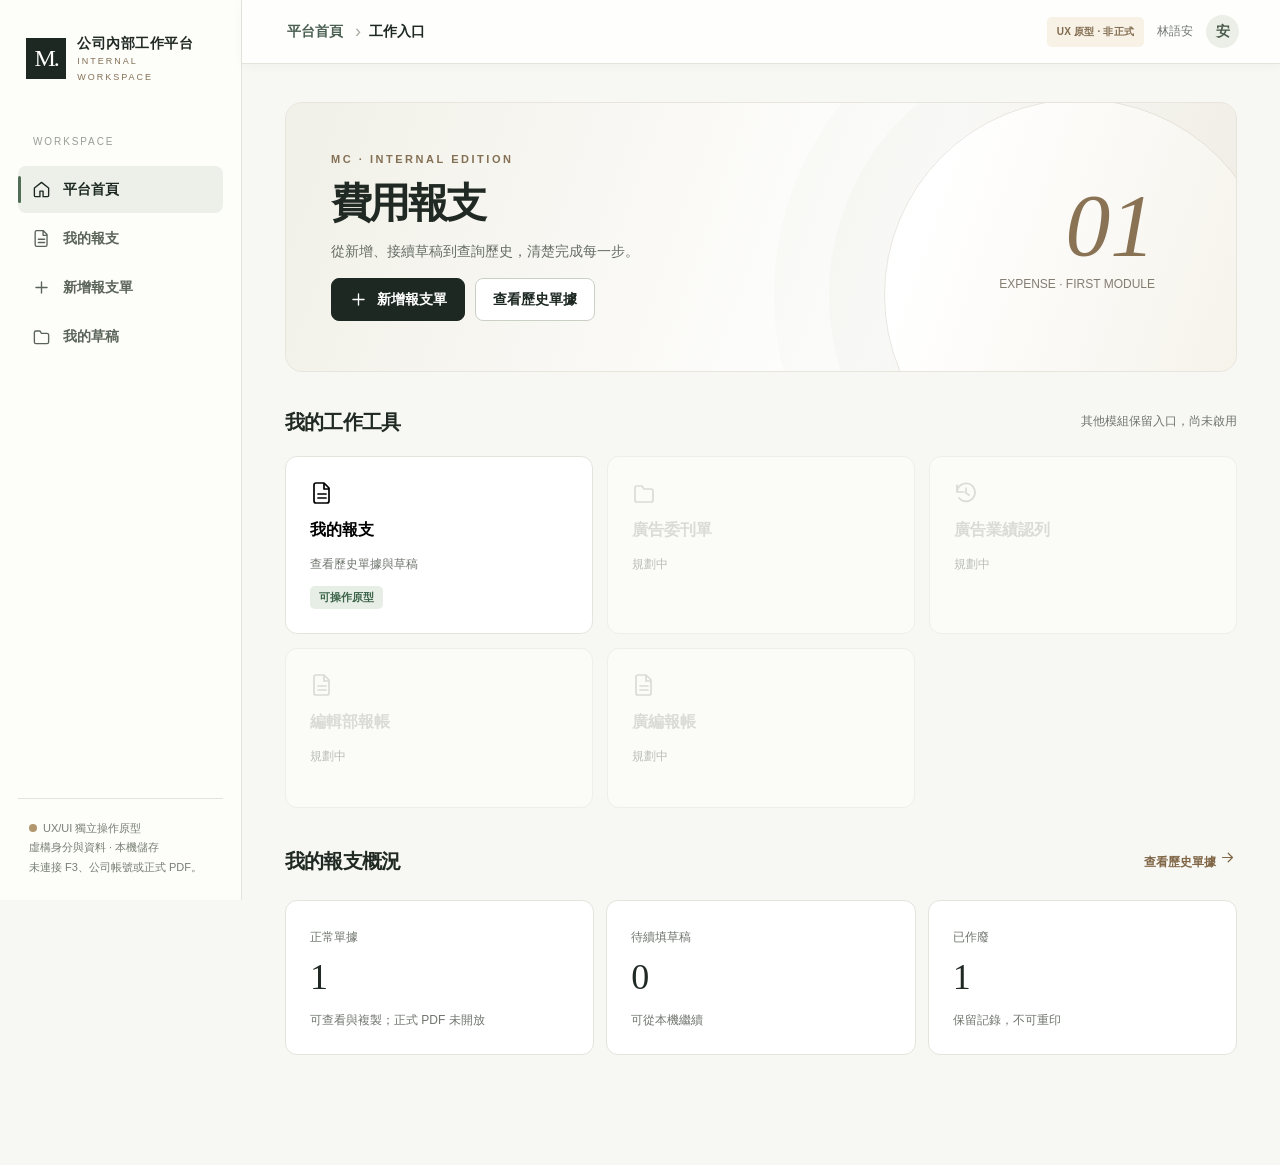
<file: expense-ux-preview/archive/v1.7.html>
<!doctype html>
<html lang="zh-Hant">
<head>
<meta charset="utf-8">
<meta name="viewport" content="width=device-width, initial-scale=1, viewport-fit=cover">
<meta name="color-scheme" content="light">
<meta name="robots" content="noindex,nofollow,noarchive">
<title>MC Workspace · 費用報支｜UX 精簡固定導覽與全流程體驗檢查候選版 v1.7</title>
<style>
:root{--paper:#f7f7f3;--surface:#fff;--ink:#202923;--dark:#1d2823;--muted:#70766e;--line:#e3e5dd;--accent:#957a54;--accent-soft:#f5f0e7;--olive:#426654;--soft-green:#e7eee6;--red:#a43d3a;--soft-red:#faefec;--blue:#3b5c71;--shadow:0 8px 34px rgba(27,35,29,.035);--radius:15px}*{box-sizing:border-box}body{margin:0;background:var(--paper);color:var(--ink);font:14px/1.6 -apple-system,BlinkMacSystemFont,"Noto Sans TC","Microsoft JhengHei",Arial,sans-serif}button,input,textarea,select{font:inherit}button{cursor:pointer}button:disabled{cursor:not-allowed;opacity:.45}a{color:inherit}button:focus-visible,input:focus-visible,textarea:focus-visible,select:focus-visible,[tabindex]:focus-visible{outline:3px solid #8fbbac;outline-offset:3px}.icon{width:19px;height:19px;fill:none;stroke:currentColor;stroke-width:1.7;stroke-linecap:round;stroke-linejoin:round;flex-shrink:0}.icon.sm{width:17px;height:17px}.icon.lg{width:24px;height:24px}.app-shell{display:grid;grid-template-columns:242px minmax(0,1fr);min-height:100vh}.sidebar{background:#fdfdfa;border-right:1px solid var(--line);display:flex;flex-direction:column;padding:28px 18px 22px;position:sticky;top:0;height:100vh}.brand{display:flex;gap:11px;align-items:center;margin-bottom:45px;padding:4px 8px}.brand-symbol{height:41px;width:41px;background:var(--dark);color:white;display:grid;place-items:center;font-family:Georgia,serif;font-size:24px;letter-spacing:-2px}.brand-name{font-size:14px;letter-spacing:.035em;font-weight:800}.brand-en{font:9px/1.7 Arial,sans-serif;letter-spacing:.22em;color:var(--accent)}.nav-caption{font-size:10px;letter-spacing:.19em;color:#999e95;padding:0 15px;margin:0 0 14px;text-transform:uppercase}.nav-item{display:flex;align-items:center;gap:12px;width:100%;min-height:47px;border:0;text-align:left;background:transparent;color:#5b6459;padding:11px 14px;font-weight:650;margin:2px 0;border-radius:8px}.nav-item.active{background:#edf0e9;color:var(--dark);font-weight:800}.nav-item:hover{background:#f2f3ed}.nav-item .nav-count{margin-left:auto;font-size:11px;background:#ede7db;color:#7f6846;border-radius:20px;padding:1px 7px}.side-foot{margin-top:auto;border-top:1px solid var(--line);padding:20px 11px 0;font-size:11px;color:#777f73;line-height:1.8}.mini-dot{width:8px;height:8px;border-radius:100%;background:#b1976d;display:inline-block;margin-right:6px}.main{min-width:0}.topbar{height:73px;background:rgba(255,255,255,.82);border-bottom:1px solid var(--line);display:flex;align-items:center;justify-content:space-between;padding:0 41px;gap:16px}.breadcrumbs{color:var(--muted);font-size:12px}.breadcrumbs b{color:var(--ink);font-weight:650}.topright{display:flex;align-items:center;gap:13px}.test-tag{color:#806b4e;background:#f7f1e6;font-weight:750;font-size:10px;letter-spacing:.02em;border-radius:5px;padding:7px 10px}.user-bubble{width:33px;height:33px;background:#ecefe7;border-radius:50%;display:grid;place-items:center;color:#4a5a4b;font-weight:800}.content{max-width:1440px;margin:auto;padding:38px 43px 110px}.eyebrow{color:var(--accent);text-transform:uppercase;letter-spacing:.23em;font:700 11px Arial,sans-serif}.serif{font-family:Georgia,"Times New Roman",serif;letter-spacing:-.04em}.page-title{font-size:32px;line-height:1.35;margin:12px 0 7px;font-weight:750;letter-spacing:-.06em}.subtext{color:var(--muted);font-size:13px;margin:0}.page-head{display:flex;align-items:end;justify-content:space-between;gap:18px;margin-bottom:27px}.btn{border:1px solid transparent;display:inline-flex;justify-content:center;align-items:center;gap:9px;min-height:43px;padding:9px 17px;border-radius:8px;font-weight:750;text-decoration:none;white-space:nowrap;transition:background .15s,border-color .15s}.btn.primary{color:#fff;background:var(--dark);border-color:var(--dark)}.btn.primary:hover{background:#354137}.btn.secondary{background:white;color:var(--dark);border-color:#cbd0c5}.btn.secondary:hover,.btn.tertiary:hover{background:#f1f2ec}.btn.tertiary{background:transparent;color:#546457}.btn.danger{background:var(--red);color:#fff}.btn.gold{background:var(--accent-soft);color:#745b34}.btn.small{padding:7px 11px;min-height:34px;font-size:12px}.icon-btn{width:44px;height:44px;border-radius:8px;border:1px solid transparent;background:transparent;color:#526055;display:inline-grid;place-items:center}.icon-btn:hover{background:#f0f1ec}.icon-btn.danger:hover{color:var(--red);background:var(--soft-red)}.btnline{display:flex;gap:10px;align-items:center;flex-wrap:wrap}.card{background:var(--surface);border:1px solid var(--line);border-radius:var(--radius);box-shadow:var(--shadow)}.hero{display:grid;grid-template-columns:1.2fr .8fr;gap:30px;padding:44px 45px;background:linear-gradient(109deg,#f2f1e9 5%,#fff 65%,#f6f3eb 100%);border:1px solid #e8e6dc;border-radius:17px;position:relative;overflow:hidden}.hero:after{content:"";position:absolute;right:-40px;bottom:-120px;width:390px;height:390px;border:1px solid rgba(117,98,66,.16);border-radius:50%;box-shadow:0 0 0 55px rgba(117,98,66,.026),0 0 0 110px rgba(117,98,66,.018);pointer-events:none}.hero h1{font-size:41px;letter-spacing:-.065em;margin:12px 0 16px;line-height:1.3;max-width:590px}.hero p{max-width:550px;color:#666e65}.hero-counter{align-self:center;justify-self:end;position:relative;z-index:1;text-align:right;padding-right:36px}.hero-counter .num{font:italic 74px/1 Georgia,serif;color:#887452}.hero-counter .sub{font-size:12px;color:#837d72;margin-top:6px}.tools{display:grid;grid-template-columns:repeat(3,minmax(0,1fr));gap:14px;margin-top:18px}.tool{background:#fff;border:1px solid var(--line);border-radius:12px;min-height:160px;text-align:left;padding:24px;display:flex;flex-direction:column;align-items:start;gap:12px}.tool:not(:disabled):hover{border-color:#b7ab95;background:#fffdf9}.tool h3{font-size:16px;margin:0}.tool p{font-size:12px;color:var(--muted);margin:0}.section-head{display:flex;justify-content:space-between;align-items:center;margin:34px 0 13px}.section-head h2{font-size:20px;margin:0;letter-spacing:-.04em}.status{display:inline-flex;align-items:center;gap:5px;border-radius:5px;background:var(--soft-green);color:#3e654b;padding:3px 9px;font-size:11px;font-weight:750}.status.void{background:var(--soft-red);color:#9e5049}.status.draft{background:var(--accent-soft);color:#8b714b}.tag{display:inline-block;background:#f2f3ed;color:#606b5f;border-radius:5px;padding:3px 7px;font-size:11px}.overview{display:grid;grid-template-columns:repeat(3,minmax(0,1fr));gap:12px;margin:20px 0 0}.kpi{padding:24px;border:1px solid var(--line);background:#fff;border-radius:12px}.kpi strong{display:block;font:36px/1.3 Georgia,serif;margin:7px 0}.kpi span,.kpi small{color:var(--muted);font-size:12px}.tabs{display:flex;gap:18px;border-bottom:1px solid var(--line);margin:24px 0}.tab{border:0;border-bottom:2px solid transparent;background:transparent;padding:12px 4px;font-weight:750;color:#848b83}.tab.active{border-color:var(--dark);color:var(--dark)}.record-wrap{overflow-x:auto}.record-table{width:100%;border-collapse:collapse;min-width:730px;font-size:13px}.record-table th{text-align:left;letter-spacing:.06em;text-transform:uppercase;font-size:10px;color:#8d968c;background:#fafbf8;padding:14px 18px;font-weight:700}.record-table td{border-top:1px solid #eef0eb;padding:16px 18px}.record-table tr:hover td{background:#fcfcfa}.record-table tbody tr:focus-within{background:#fcfcfa}.mono{font-variant-numeric:tabular-nums;font-feature-settings:"tnum";font-family:ui-monospace,"SFMono-Regular",Consolas,monospace;letter-spacing:-.035em}.amount{text-align:right;white-space:nowrap;font-variant-numeric:tabular-nums;font-feature-settings:"tnum";font-family:ui-monospace,"SFMono-Regular",Consolas,monospace}.history-search{display:flex;gap:10px;align-items:center;flex-wrap:wrap;padding:17px;border-bottom:1px solid var(--line)}.searchbox{display:flex;align-items:center;gap:8px;border:1px solid #d9dfd6;background:white;border-radius:8px;padding:0 11px;min-height:43px;flex:1;min-width:185px}.searchbox input{outline:0;border:0;min-width:0;width:100%;font-size:13px}.searchbox:focus-within{outline:2px solid #a0c4b4}.select{border:1px solid #d6dcd2;border-radius:8px;background:white;min-height:42px;padding:8px 12px;color:var(--ink)}.empty{text-align:center;padding:44px 20px;color:var(--muted)}.menu-wrap{position:relative;display:inline-block}.popup-menu{position:absolute;z-index:40;right:0;top:100%;width:180px;padding:6px;box-shadow:0 12px 36px #1f292122;background:#fff;border:1px solid var(--line);border-radius:10px}.popup-menu button{display:flex;align-items:center;gap:10px;border:0;background:white;padding:12px;width:100%;border-radius:6px;text-align:left;min-height:42px;color:var(--ink)}.popup-menu button:hover{background:#f6f7f3}.popup-menu button.danger{color:var(--red)}.form-layout{display:grid;grid-template-columns:minmax(0,1fr) 304px;gap:22px;align-items:start}.form-main{display:flex;flex-direction:column;gap:18px;min-width:0}.form-card{padding:26px 29px}.form-card h2{font-size:19px;letter-spacing:-.05em;margin:0 0 18px}.step-head{display:flex;align-items:center;justify-content:space-between;gap:10px}.step-num{font:italic 22px Georgia,serif;color:#9d8969;margin-right:10px}.grid-fields{display:grid;grid-template-columns:repeat(2,minmax(0,1fr));gap:16px 18px}.field{min-width:0;display:flex;flex-direction:column;gap:6px}.field.wide{grid-column:1/-1}.field label{font-size:12px;color:#535c54;font-weight:700}.field .required{color:#ac6247}.field input,.field select,.field textarea{background:white;border:1px solid #ced5cb;border-radius:8px;width:100%;min-height:44px;padding:10px 13px;color:var(--ink);font-size:14px;outline:0}.field textarea{resize:vertical;min-height:70px}.field input:focus,.field select:focus,.field textarea:focus{border-color:#738f77;box-shadow:0 0 0 2px #dce8da}.field input[disabled]{background:#f4f5f0;color:#657068}.hint{color:#899087;font-size:11px;line-height:1.6}.mini-note{font-size:12px;color:var(--muted)}.error-text{font-size:11px;color:var(--red);font-weight:750;min-height:0}.field.has-error input,.field.has-error select{border-color:var(--red);background:#fffafa}.combo{position:relative}.combo-input{position:relative}.combo-input .icon{position:absolute;right:13px;top:13px;color:#758076;pointer-events:none}.combo input{padding-right:40px}.options{position:absolute;top:calc(100% + 6px);width:100%;max-height:230px;overflow-y:auto;z-index:20;background:white;border:1px solid #cfd4c8;border-radius:9px;box-shadow:0 12px 30px #1c2e2020;padding:5px}.options[hidden]{display:none}.option{width:100%;border:0;text-align:left;background:white;border-radius:6px;display:block;padding:10px 12px;color:var(--ink);font-size:13px}.option:hover,.option.active{background:#eef2e9}.option-meta{display:block;font-size:11px;color:#777d74}.tiny-link{border:0;background:none;padding:7px 1px;color:#806747;font-size:12px;text-align:left;font-weight:750;cursor:pointer}.tiny-link:hover{text-decoration:underline}.segment{display:flex;background:#f2f3ef;border-radius:9px;padding:4px;gap:2px}.segment button{border:0;background:transparent;flex:1;border-radius:6px;padding:9px 10px;min-height:39px;font-weight:750;color:#757c74}.segment button.active{background:#fff;color:var(--dark);box-shadow:0 1px 4px #1e251910}.detail-list{display:flex;flex-direction:column;gap:0}.detail-item{display:grid;grid-template-columns:minmax(0,1fr) 160px 118px;gap:15px;align-items:center;padding:17px 0;border-top:1px solid #ecede8}.detail-item:first-child{border-top:0}.detail-item strong{font-size:14px}.detail-item small{font-size:11px;color:var(--muted);display:block;margin-top:3px}.detail-actions{display:flex;align-items:center;justify-content:end;gap:0}.detail-badge{background:#f5f5ef;color:#7a846f;padding:3px 6px;border-radius:4px;font-size:10px}.summary-panel{padding:25px;position:sticky;top:23px}.summary-title{display:flex;justify-content:space-between;align-items:center;padding-bottom:15px;border-bottom:1px solid var(--line)}.summary-panel h2{font-size:18px;margin:0}.money-grid{margin:19px 0}.money-line{display:grid;grid-template-columns:minmax(90px,1fr) 140px;gap:10px;margin:12px 0;align-items:center}.money-line .name{font-size:12px;color:#687167}.money-line.total{border-top:1px solid var(--line);padding-top:17px;margin-top:18px}.money-line.total .name{font-weight:800;color:var(--dark)}.money-line.total .amount{font-size:20px;font-weight:800;color:#233b2b}.account-amount{display:flex;justify-content:flex-end;align-items:baseline;font-variant-numeric:tabular-nums;font-family:ui-monospace,"SFMono-Regular",Consolas,monospace;white-space:nowrap;letter-spacing:-.035em}.account-amount .account-digits{text-align:right;min-width:8ch}.account-amount .account-paren{display:inline-block;width:1ch;text-align:center}.account-amount.is-negative{color:#8d4d48}.summary-panel .btn{width:100%;margin:6px 0}.safe-note{font-size:11px;color:#738076;line-height:1.7;border-top:1px solid var(--line);padding-top:16px;margin-top:16px}.notice{background:#f4f5f0;padding:13px 15px;border-radius:9px;color:#546254;font-size:12px}.notice.warn{background:#fbf5ea;color:#865f31}.notice.error{background:var(--soft-red);color:#8b4842}.notice strong{font-weight:800}.fixed-mobile-cta{display:none}.modal-scrim{position:fixed;inset:0;background:#17251bc9;z-index:100;display:flex;justify-content:center;align-items:center;padding:20px}.modal{background:white;width:min(620px,100%);max-height:min(90vh,900px);overflow-y:auto;border-radius:14px;padding:30px;box-shadow:0 32px 70px #0004}.modal.wide{width:min(760px,100%)}.modal header{display:flex;align-items:start;justify-content:space-between;gap:12px}.modal h2{margin:0;font-size:24px;letter-spacing:-.05em}.modal h3{margin:20px 0 8px;font-size:15px}.modal p{color:#69736a}.modal-footer{display:flex;gap:10px;justify-content:flex-end;margin-top:25px;flex-wrap:wrap}.review-summary{border:1px solid var(--line);padding:20px;border-radius:10px;margin:20px 0}.review-list{padding:0;margin:10px 0;list-style:none}.review-list li{display:flex;justify-content:space-between;gap:16px;padding:11px 0;border-bottom:1px solid #eef0eb}.review-list li:last-child{border-bottom:0}.checklabel{display:flex;gap:10px;align-items:flex-start;cursor:pointer;background:#f7f8f4;padding:13px;border-radius:8px;margin-top:15px}.checklabel input{margin-top:5px;accent-color:var(--olive);width:17px;height:17px}.success-header{display:flex;align-items:center;gap:15px;padding:20px;background:#edf3e9;border-radius:9px;margin-bottom:20px}.success-check{width:50px;height:50px;background:#456652;border-radius:50%;display:grid;place-items:center;color:white}.success-header h2{margin:0;font-size:23px}.success-number{font-size:16px;font-weight:800;letter-spacing:.02em;word-break:break-word}.doc-row{display:flex;justify-content:space-between;gap:12px;border:1px solid var(--line);padding:13px 15px;border-radius:9px;margin:10px 0;align-items:center}.timeline{counter-reset:step;list-style:none;padding:0;margin:18px 0}.timeline li{display:flex;gap:12px;align-items:flex-start;padding:9px 0;color:#536156}.timeline li .bubble{display:grid;place-items:center;width:24px;height:24px;flex-shrink:0;border-radius:50%;background:#e8ebe3;color:#45564b;font-size:12px;font-weight:800}.toast{position:fixed;bottom:26px;left:50%;transform:translate(-50%,15px);background:var(--dark);color:white;padding:13px 18px;border-radius:8px;box-shadow:0 12px 35px #12191433;font-size:13px;max-width:min(90vw,600px);opacity:0;pointer-events:none;transition:.2s;z-index:200}.toast.show{opacity:1;transform:translate(-50%,0)}.small{font-size:12px}.mt15{margin-top:15px}.muted{color:var(--muted)}.hidden{display:none!important}.right{text-align:right}.dot-divider{display:inline-block;margin:0 10px;color:#b8bcb4}.help-badge{font-size:11px;background:#f4f2e8;color:#856c46;border-radius:3px;padding:3px 7px}.mobile-only{display:none}@media(max-width:1120px){.app-shell{grid-template-columns:200px minmax(0,1fr)}.content{padding:27px 24px 95px}.topbar{padding:0 24px}.form-layout{grid-template-columns:minmax(0,1fr) 255px}.form-card{padding:22px}.summary-panel{padding:20px}.money-line{grid-template-columns:minmax(70px,1fr) 128px}.money-line.total .amount{font-size:17px}}@media(max-width:860px){.form-layout{grid-template-columns:1fr}.summary-panel{position:static;grid-row:1}.summary-panel .form-actions{display:none}.summary-panel .safe-note{display:none}.money-grid{display:grid;grid-template-columns:repeat(3,1fr);gap:8px;margin:15px 0 0}.money-line,.money-line.total{display:block;margin:0;padding:0;border:0}.money-line .name{display:block}.money-line .amount,.money-line.total .amount{justify-content:start;margin-top:3px;font-size:16px}.account-amount .account-digits{min-width:0}.account-amount .account-paren{width:.8ch}.fixed-mobile-cta{display:flex;position:sticky;bottom:0;background:#ffffffeb;backdrop-filter:blur(12px);border-top:1px solid var(--line);padding:10px 14px;z-index:25;align-items:center;justify-content:space-between;gap:9px;margin:20px -24px -90px}.tools{grid-template-columns:repeat(2,minmax(0,1fr))}}@media(max-width:700px){.app-shell{display:block}.sidebar{height:auto;position:static;padding:11px 14px;border-bottom:1px solid var(--line);gap:0}.brand{padding:4px 0;margin:0}.brand-symbol{width:34px;height:34px;font-size:20px}.brand-name{font-size:12px}.brand-en{font-size:8px}.nav-caption,.side-foot{display:none}.sidebar nav{display:none}.topbar{height:auto;min-height:46px;padding:8px 15px}.topright{gap:6px}.test-tag{font-size:9px;padding:5px 7px}.user-bubble{display:none}.content{padding:24px 16px 86px}.page-title{font-size:29px}.page-head{align-items:start;flex-wrap:wrap}.page-head .btn{width:auto}.hero{grid-template-columns:1fr;padding:26px}.hero h1{font-size:31px}.hero-counter{display:none}.tools{gap:10px}.tool{min-height:135px;padding:15px}.tool h3{font-size:14px}.tool p{font-size:11px}.overview{gap:8px}.kpi{padding:15px}.kpi strong{font-size:28px}.tab{font-size:12px}.form-card{padding:19px 16px}.grid-fields{grid-template-columns:1fr;gap:14px}.detail-item{grid-template-columns:minmax(0,1fr) 95px;gap:7px}.detail-actions{grid-column:1/-1;justify-content:end}.detail-item .amount{font-size:12px}.summary-panel{padding:18px}.money-grid{gap:7px}.money-line .name{font-size:10px}.money-line .amount,.money-line.total .amount{font-size:13px}.fixed-mobile-cta{margin:18px -16px -79px;bottom:0}.fixed-mobile-cta .btn{min-height:44px}.modal{padding:22px 18px}.modal h2{font-size:20px}.modal-footer .btn{flex:1}.mobile-only{display:initial}.history-search{padding:12px}.record-table{min-width:710px}}@media(prefers-reduced-motion:reduce){*{scroll-behavior:auto!important;transition:none!important}}

.history-search .select[type="date"]{width:148px;max-width:100%}@media(max-width:700px){.history-search .select[type="date"]{width:calc(50% - 5px)}}
.option-create{border-top:1px solid var(--line);margin-top:3px;color:#806641;font-weight:750}

/* v1.1 mobile-first workflow refinement — no fixed or sticky bottom action controls */
:root{--accent:#847055}
.form-layout.is-empty{grid-template-columns:minmax(0,920px)}
.form-layout .form-main{gap:15px}
.form-layout .form-card{border-radius:12px}
.form-card .step-head h2{margin:0 0 15px}
.form-card .step-head{margin-bottom:2px}
.save-control{display:flex;flex-direction:column;align-items:flex-end;gap:3px;max-width:100%}
.save-badge{display:inline-flex;align-items:center;gap:8px;padding:9px 11px;border:1px solid #d9dfd3;background:#f6f8f3;border-radius:8px;color:#617061;font-size:11px;line-height:1.35;max-width:100%}
.save-badge .save-dot{width:7px;height:7px;flex:0 0 7px;background:#adb5a6;border-radius:50%}
.save-badge[data-state="saved"] .save-dot{background:#447860}
.save-badge[data-state="saving"] .save-dot{background:#b78c3d}
.save-badge[data-state="error"]{color:#8b4a40;background:#fff2ef;border-color:#e8b9b0}
.save-badge[data-state="error"] .save-dot{background:#b64a3b}
.readonly-field{min-height:44px;background:#f7f7f3;border:1px solid #e8ebe4;border-radius:8px;padding:11px 13px;color:#536256;font-size:13px;display:flex;align-items:center}
.compact-header{padding-top:18px;padding-bottom:17px}
.compact-title{display:flex;justify-content:space-between;align-items:center;gap:12px}
.compact-header .eyebrow{font-size:10px;color:#76806d;letter-spacing:1.2px;margin:0 0 7px}
.compact-header h2{font-size:19px;margin:0 0 5px;overflow-wrap:anywhere;line-height:1.35}
.section-footer{display:flex;justify-content:flex-end;margin-top:10px}
.btn.textual{background:none;border:0;color:#7d674b;min-height:40px;font-weight:700;padding:7px 9px}
.btn.textual:hover{background:#f6f2eb}
.detail-card{scroll-margin-top:22px}
.detail-description{min-width:0;overflow-wrap:anywhere}
.detail-money{min-width:0;display:flex;flex-direction:column;align-items:flex-end;gap:4px}
.detail-item{grid-template-columns:minmax(0,1fr) minmax(132px,auto) 112px;gap:10px}
.detail-item.recent-detail{background:#f5f8f1;border-left:3px solid #819579;padding-left:12px;padding-right:7px}
.detail-bottom{display:flex;justify-content:space-between;align-items:center;flex-wrap:wrap;gap:9px;border-top:1px solid var(--line);margin-top:6px;padding-top:17px}
.detail-bottom .btn{min-height:44px}
.mini-overview{display:none}
.inline-feedback{display:flex;align-items:center;flex-wrap:wrap;gap:9px;padding:12px 13px;margin-bottom:13px;border:1px solid #e4ddc9;border-radius:8px;background:#f9f6ed;color:#765f3e;font-size:12px;line-height:1.5}
.inline-feedback.success{background:#f0f5ed;color:#356246;border-color:#dce9d5}
.inline-feedback .icon{width:16px;height:16px}
#addedNotice{scroll-margin-top:24px}
#lineEditor{scroll-margin-top:22px}
.editor-actions{display:flex;justify-content:flex-end;flex-wrap:wrap;gap:9px;margin-top:19px}
.editor-actions .btn{min-height:46px}
.form-end-actions{padding:21px 25px;display:flex;align-items:center;justify-content:space-between;gap:18px;flex-wrap:wrap}
.form-end-actions h2{font-size:17px;margin:0 0 6px}
.form-end-actions p{color:#72776b;font-size:12px;line-height:1.5;margin:0}
.end-buttons{display:flex;gap:9px;flex-wrap:wrap}
.end-buttons .btn{min-height:46px}
.summary-panel{top:24px;position:sticky;min-width:0}
.summary-panel .safe-note{margin-top:15px}
.summary-panel .money-grid{margin-bottom:10px}
.form-layout .money-line{grid-template-columns:minmax(90px,1fr) minmax(128px,max-content)}
.account-amount{display:inline-grid;grid-template-columns:1ch max-content 1ch;justify-content:end;align-items:baseline;column-gap:0;letter-spacing:0;max-width:100%;font-variant-numeric:tabular-nums;font-feature-settings:'tnum' 1}
.account-amount .account-paren{width:1ch;text-align:center}
.account-amount .account-digits{min-width:8ch;text-align:right;letter-spacing:0}
.summary-panel .account-amount .account-digits{min-width:11ch}
.form-layout .fixed-mobile-cta{display:none!important}
.test-tools{font-size:12px;background:#f8f8f6}
.test-tools summary{cursor:pointer}
.form-card .field input,.form-card .field select{min-height:46px}
.form-card .segment button{min-height:45px}
.form-card button:focus-visible,.save-control button:focus-visible{outline:3px solid #9cbe9e;outline-offset:2px}
@media(max-width:1120px){.form-layout.is-empty{grid-template-columns:minmax(0,1fr)}}
@media(max-width:860px){
 .form-layout{grid-template-columns:1fr}
 .summary-panel{display:none!important}
 .form-layout .form-main{gap:13px}
 .mini-overview{display:block;border:1px solid #e4e9df;background:#f6f8f3;border-radius:9px;padding:12px 14px;margin-bottom:9px}
 .mini-overview-head{font-size:11px;color:#657560;font-weight:700;margin-bottom:9px}
 .mini-overview .money-line,.mini-overview .money-line.total{display:grid;grid-template-columns:1fr max-content;align-items:center;gap:12px;margin:0;padding:6px 0;border:0}
 .mini-overview .money-line.total{border-top:1px solid #dce3d6;margin-top:7px;padding-top:10px}
 .mini-overview .money-line .name{font-size:12px;display:block}
 .mini-overview .money-line .amount,.mini-overview .money-line.total .amount{justify-content:end;margin:0;font-size:15px}
 .mini-overview .money-line.total .amount{font-size:19px}
 .mini-overview .account-digits{min-width:11ch}
 .form-end-actions{padding:19px}
}
@media(max-width:700px){
 .sidebar nav{display:flex;gap:3px;overflow-x:auto;margin:10px -3px 0;padding:0 0 4px;scrollbar-width:thin;white-space:nowrap}
 .sidebar nav .nav-item{width:auto;flex:none;padding:9px 10px;gap:5px;min-height:41px;border-radius:7px;font-size:11px}
 .sidebar nav .nav-item .icon{width:15px;height:15px}
 .content{padding-bottom:35px}
 .page-head{gap:10px;margin-bottom:16px}
 .page-head .subtext{font-size:12px;line-height:1.55}
 .save-control{align-items:flex-start;width:100%}
 .save-badge{font-size:11px;padding:7px 9px}
 .form-card{padding:17px 15px}
 .compact-title{align-items:flex-start}
 .compact-header h2{font-size:18px}
 .compact-header .btn{white-space:nowrap;min-height:42px;padding:9px 10px}
 .detail-item{grid-template-columns:minmax(0,1fr) max-content;gap:7px;padding:14px 0}
 .detail-item strong{font-size:14px}
 .detail-money{align-self:start}
 .detail-money .account-digits{min-width:0}
 .detail-item .detail-actions{grid-column:1/-1;justify-content:flex-end;margin-top:2px;gap:5px}
 .detail-actions button{width:44px;height:44px}
 .detail-bottom{justify-content:space-between}
 .detail-bottom .btn{width:100%;justify-content:center}
 .form-end-actions{display:block;padding:20px 16px}
 .end-buttons{margin-top:16px;display:flex;flex-direction:column}
 .end-buttons .btn{width:100%;min-height:49px}
 .editor-actions{display:flex;flex-direction:column}
 .editor-actions .btn{width:100%;min-height:49px}
 .mini-overview .money-line.total .amount{font-size:18px}
 .form-layout .account-amount .account-digits{min-width:8ch}
 .money-line .name{font-size:12px!important}
 .form-layout .money-line.total .account-amount{font-size:18px}
 .record-wrap{overflow-x:auto}
}
/* All amounts share a reserved trailing parenthesis column. Open parenthesis hugs the number. */
.account-amount{display:inline-grid;grid-template-columns:minmax(0,1fr) 1ch;min-width:10ch;justify-content:end;align-items:baseline;max-width:100%;font-variant-numeric:tabular-nums}
.account-amount .account-value{display:flex;align-items:baseline;justify-content:flex-end;white-space:nowrap;min-width:0}
.account-amount .account-digits{min-width:0!important;letter-spacing:0;flex:0 0 auto}
.account-amount .account-value .account-paren{width:auto!important;flex:0 0 auto}
.account-amount > .account-paren{width:1ch!important;text-align:center}
.account-amount{grid-template-columns:minmax(0,1fr) 12px}
.account-amount > .account-paren{width:12px!important}

/* v1.2: one unambiguous action per stage, genuine local photo preview without OCR claims */
.receipt-entry{display:flex;align-items:center;justify-content:space-between;gap:12px;padding:11px 14px;margin:0 0 20px;border:1px solid #e7e5db;border-radius:9px;background:#faf9f5}
.receipt-entry strong,.receipt-entry span{display:block;font-size:12px}.receipt-entry span{font-size:11px;color:#757d75}
.receipt-entry .btn{white-space:normal;text-align:center;min-height:44px;flex-shrink:0}
.photo-preview{margin:16px 0;padding:12px;border:1px solid var(--line);border-radius:9px;max-height:250px;overflow:hidden;text-align:center;background:#fbfbf7}
.photo-preview img{max-width:100%;max-height:210px;object-fit:contain}
.photo-preview[hidden]{display:none!important}
#voucherPhoto{min-height:45px;padding:8px 10px;border:1px dashed #bac6b9;border-radius:8px;width:100%}
@media(max-width:700px){.receipt-entry{flex-direction:column;align-items:stretch}.receipt-entry .btn{width:100%}.form-card .editor-actions .btn.primary{width:100%}}

/* v1.2 proactive audit: history and drafts must not become sideways-scrolling spreadsheets on phones. */
@media(max-width:700px){
 .record-wrap{overflow:visible}
 .record-table{min-width:0;width:100%;display:block}
 .record-table thead{display:none}
 .record-table tbody{display:grid;gap:12px}
 .record-table tbody tr{display:grid;grid-template-columns:1fr 1fr;gap:0 10px;background:white;border:1px solid var(--line);border-radius:10px;padding:12px 10px}
 .record-table tbody td{display:block;border:0;padding:7px;overflow-wrap:anywhere;min-width:0}
 .record-table tbody td:first-child,.record-table tbody td:last-child{grid-column:1/-1}
 .record-table tbody td:nth-child(2)::before,.record-table tbody td:nth-child(3)::before,.record-table tbody td:nth-child(4)::before,.record-table tbody td:nth-child(5)::before{display:block;font-size:10px;color:var(--muted);margin-bottom:3px}
 .record-table[data-view="claims"] td:nth-child(2)::before{content:'報支日期'}
 .record-table[data-view="claims"] td:nth-child(3)::before{content:'費用明細'}
 .record-table[data-view="claims"] td:nth-child(4)::before{content:'應付／應退'}
 .record-table[data-view="claims"] td:nth-child(5)::before{content:'單據狀態'}
 .record-table[data-view="drafts"] td:nth-child(2)::before{content:'費用明細'}
 .record-table[data-view="drafts"] td:nth-child(3)::before{content:'更新時間'}
 .record-table[data-view="drafts"] td:nth-child(4)::before{content:'應付／應退'}
 .record-table .btnline{gap:4px}
}


/* v1.3: editorial compact work area, persistent minimal title; independent F3/F2 prototype */
.topbar{position:sticky;top:0;z-index:45;min-height:64px;height:auto;padding-top:9px;padding-bottom:9px;backdrop-filter:blur(14px);box-shadow:0 2px 11px rgba(20,34,24,.035)}
.top-form-title{font-size:15px;letter-spacing:-.02em}
.topbar .save-badge{padding:6px 9px;font-size:11px;white-space:nowrap}
.topbar .save-control{flex-direction:row;align-items:center;gap:9px;flex-shrink:0}
.topbar .save-control .tiny-link{white-space:nowrap}
.summary-panel{top:84px}
.form-layout.is-empty{grid-template-columns:minmax(0,1040px)}
.form-layout:not(.is-empty){grid-template-columns:minmax(0,1fr) minmax(265px,290px);gap:20px}
.form-layout .form-main{min-width:0}
.claim-meta-grid{display:grid;grid-template-columns:repeat(3,minmax(0,1fr));gap:15px 17px}
.claim-meta-grid .claim-reason{grid-column:1/-1}
.claim-meta-grid .claim-reason > .field{width:100%}
.expense-field-set{display:flex;flex-direction:column;gap:16px}
.expense-row{display:grid;gap:14px 16px;align-items:start;min-width:0}
.expense-meta-row{grid-template-columns:minmax(145px,1.05fr) minmax(115px,.65fr) minmax(155px,1fr)}
.expense-purpose-row{grid-template-columns:minmax(190px,1fr) minmax(245px,1.45fr)}
.expense-type-row{grid-template-columns:1fr}
.expense-type-row .segment{max-width:100%;width:min(100%,530px)}
.expense-payment-row{grid-template-columns:minmax(220px,1fr) minmax(125px,150px) minmax(125px,150px)}
.expense-memo-row{grid-template-columns:1fr}
.amount-entry{text-align:right;letter-spacing:0;font-variant-numeric:tabular-nums;font-feature-settings:'tnum' 1;padding-left:8px!important;padding-right:11px!important;min-width:0}
.expense-payment-row .field .hint{font-size:10px;line-height:1.5}
.closing-notes h2{font-size:17px;margin:0 0 15px}
.closing-notes textarea{min-height:70px}
#headerCard,#notesSection,#lineEditor{scroll-margin-top:89px}
@media(max-width:1120px){
 .form-layout:not(.is-empty){grid-template-columns:minmax(0,1fr) minmax(240px,265px);gap:15px}
 .expense-payment-row{grid-template-columns:minmax(180px,1fr) minmax(118px,140px) minmax(118px,140px)}
}
@media(max-width:950px){
 .form-layout:not(.is-empty),.form-layout.is-empty{grid-template-columns:minmax(0,1fr)}
 .expense-meta-row{grid-template-columns:minmax(0,1fr) minmax(0,.7fr) minmax(0,1fr)}
 .expense-payment-row{grid-template-columns:minmax(0,1fr) minmax(125px,150px) minmax(125px,150px)}
}
@media(max-width:700px){
 .topbar{min-height:52px;padding:7px 12px}
 .topbar .workspace-word,.topbar .top-username,.topbar .user-bubble{display:none}
 .topbar .topright{gap:7px}
 .topbar .test-tag{display:none}
 .topbar .save-badge{font-size:10px;white-space:normal;max-width:154px;padding:5px 7px}
 .top-form-title{font-size:14px}
 .claim-meta-grid{grid-template-columns:1fr 1fr;gap:12px}
 .claim-meta-grid .claim-reason{grid-column:1/-1}
 .claim-meta-grid > .field:nth-child(3){grid-column:1/-1}
 .expense-meta-row{grid-template-columns:minmax(0,1fr) minmax(0,.75fr)}
 .expense-meta-row > .field:nth-child(3){grid-column:1/-1}
 .expense-purpose-row{grid-template-columns:1fr}
 .expense-payment-row{grid-template-columns:repeat(2,minmax(0,1fr));gap:13px 10px}
 .expense-payment-row > .field:first-child{grid-column:1/-1}
 .expense-type-row .segment{width:100%}
 #headerCard,#notesSection,#lineEditor,.detail-card{scroll-margin-top:66px}
}
@media(max-width:360px){
 .topbar .save-badge{max-width:135px;font-size:10px}
 .expense-meta-row{grid-template-columns:1fr}
 .expense-meta-row > .field:nth-child(3){grid-column:auto}
 .expense-payment-row{grid-template-columns:1fr 1fr}
 .expense-payment-row .amount-entry{font-size:13px}
}

/* v1.3 compact back navigation remains available after scrolling */
.topbar .breadcrumbs{display:flex;align-items:center;gap:8px;min-width:0}
.topbar-back{background:transparent;border:1px solid #d8ded4;color:#536658;border-radius:7px;display:inline-grid;place-items:center;width:36px;height:36px;flex:0 0 36px;padding:0}
.topbar-back:hover{background:#f0f3ed}
.topbar-back:focus-visible{outline:3px solid #9cbe9e;outline-offset:2px}
@media(max-width:700px){.topbar-back{width:34px;height:34px;flex-basis:34px}}


/* v1.4: real responsive reflow / readable claim history.
   Design-only override. No monetary, submission, PDF, or storage logic changed.
   IMPORTANT: the breakpoint is based on usable form width, not only screen width. */

/* Keep page grid from forcing internal form fields beyond their card. A narrow
   DESKTOP window still has a 242px sidebar, so the v1.3 950px breakpoint was too late. */
@media (max-width:1240px) {
  .form-layout:not(.is-empty) { grid-template-columns: minmax(0,1fr); }
  .form-layout:not(.is-empty) > .summary-panel { position:static; width:100%; }
}

/* The inline-size of the actual form, not the browser window, controls columns.
   This also works when a future platform embeds the form in a narrower panel. */
.form-layout .form-main { container-name: claim-form; container-type: inline-size; }
.expense-row > .field,
.expense-row > .field .combo,
.expense-row > .field .combo-input,
.expense-row > .field input,
.expense-row > .field select,
.expense-row > .field textarea { min-width:0; max-width:100%; }

@container claim-form (max-width:700px) {
  .claim-meta-grid { grid-template-columns:repeat(2,minmax(0,1fr)); }
  .claim-meta-grid > .field:nth-child(3), .claim-meta-grid .claim-reason { grid-column:1/-1; }
  .expense-meta-row { grid-template-columns: minmax(0,1.1fr) minmax(0,.8fr); }
  .expense-meta-row > .field:nth-child(3) { grid-column:1/-1; }
  .expense-purpose-row { grid-template-columns:minmax(0,1fr); }
  .expense-payment-row { grid-template-columns:repeat(2,minmax(0,1fr)); gap:13px 12px; }
  .expense-payment-row > .field:first-child { grid-column:1/-1; }
  .expense-type-row .segment { width:100%; }
}
@container claim-form (max-width:330px) {
  .expense-meta-row { grid-template-columns:minmax(0,1fr); }
  .expense-meta-row > .field:nth-child(3) { grid-column:auto; }
}

/* Legibility: real typography, rather than shrinking the entire table to fit. */
.record-wrap { container: claim-history / inline-size; }
.record-table { font-size:15px; line-height:1.6; }
.record-table th {
  font-size:13.5px; line-height:1.45; color:#465149;
  text-transform:none; letter-spacing:0; font-weight:750; padding:16px 14px;
  white-space:nowrap;
}
.record-table td { padding:18px 14px; vertical-align:middle; }
.record-table td:first-child .tiny-link,
.record-table td:first-child .tiny-link.mono { font-size:14px; font-weight:750; line-height:1.55; }
.record-table td:first-child .small { font-size:13.5px; line-height:1.6; margin-top:3px; }
.record-table td:nth-child(4) { font-variant-numeric:tabular-nums; font-weight:650; }
.record-table .status { font-size:12.5px; padding:5px 10px; }
.record-table .btn.small { font-size:13px; min-height:38px; }
.record-table .btnline { flex-wrap:nowrap; }
.record-table .icon-btn { width:40px;height:40px; }

/* Use readable cards when the actual record-list panel cannot fit six columns.
   The responsive behaviour works even if the viewport is wide but the panel isn't. */
@container claim-history (max-width:900px) {
  .record-table { display:block; min-width:0; width:100%; font-size:15px; }
  .record-table thead { display:none; }
  .record-table tbody { display:grid; gap:12px; padding:13px; }
  .record-table tbody tr {
    display:grid; grid-template-columns:repeat(2,minmax(0,1fr));
    gap:0 12px; background:#fff; border:1px solid var(--line);
    border-radius:11px; padding:12px 14px;
  }
  .record-table tbody td {
    display:block; min-width:0; overflow-wrap:anywhere;
    padding:9px 4px; border:0; font-size:15px;
  }
  .record-table tbody td:first-child,
  .record-table tbody td:last-child { grid-column:1/-1; }
  .record-table tbody td:first-child { border-bottom:1px solid var(--line); padding-bottom:12px; }
  .record-table tbody td:last-child { padding-top:12px; }
  .record-table tbody td:nth-child(4) { text-align:left; }
  .record-table tbody td:nth-child(2)::before,
  .record-table tbody td:nth-child(3)::before,
  .record-table tbody td:nth-child(4)::before,
  .record-table tbody td:nth-child(5)::before {
    display:block; font-size:12px; font-weight:700; color:#697368; margin-bottom:4px;
  }
  .record-table[data-view="claims"] td:nth-child(2)::before { content:'報支日期'; }
  .record-table[data-view="claims"] td:nth-child(3)::before { content:'費用明細'; }
  .record-table[data-view="claims"] td:nth-child(4)::before { content:'應付／應退'; }
  .record-table[data-view="claims"] td:nth-child(5)::before { content:'單據狀態'; }
  .record-table[data-view="drafts"] td:nth-child(2)::before { content:'費用明細'; }
  .record-table[data-view="drafts"] td:nth-child(3)::before { content:'更新時間'; }
  .record-table[data-view="drafts"] td:nth-child(4)::before { content:'應付／應退'; }
  .record-table .btnline { flex-wrap:wrap; gap:10px; }
}
@media (max-width:500px) {
  .record-table tbody { padding:10px; }
  .record-table tbody tr { padding:10px 12px; }
  .record-table tbody td { font-size:14px; }
  .record-table .btn.small { min-height:42px; }
}

/* v1.5 – implemented editorial concept without inventing business workflows. */
.hero{grid-template-columns:minmax(0,1fr) minmax(210px,.67fr);min-height:270px;align-items:center}
.hero h1{font-size:clamp(32px,3.2vw,45px);margin:12px 0 10px}
.hero p{font-size:14px;margin:0 0 15px}
.hero-counter .num{font-size:clamp(65px,7vw,92px);color:#897354}

.payee-guide{margin:0 0 2px;color:#677166;font-size:13px}
.payee-choices{display:grid;grid-template-columns:repeat(3,minmax(0,1fr));gap:12px;min-width:0}
.payee-choice{min-width:0;min-height:95px;display:grid;grid-template-columns:24px minmax(0,1fr);grid-template-rows:auto auto;column-gap:10px;align-content:center;align-items:center;text-align:left;background:#fcfcfa;border:1px solid #d8ded3;border-radius:10px;padding:13px;white-space:normal;color:var(--dark)}
.payee-choice:hover{background:#f7f9f4;border-color:#9cae9c}
.payee-choice.selected{border:2px solid var(--dark);padding:12px;background:#f4f7ef;box-shadow:0 0 0 2px #e5ede1}
.choice-indicator{grid-row:1/3;display:grid;place-items:center;border:1.7px solid #a9b4a6;border-radius:50%;width:21px;height:21px;font-size:12px;font-weight:800}
.payee-choice.selected .choice-indicator{background:var(--dark);color:#fff;border-color:var(--dark)}
.choice-label{font-size:16px;font-weight:800;line-height:1.4}
.choice-help{font-size:11.5px;color:#6b786d;line-height:1.45;margin-top:4px;overflow-wrap:anywhere}
#payeeTypeChoice:focus{outline:none}
#field-payeeTypeChoice:has(.error-text:not(:empty)) .payee-choices{outline:2px solid #c27e70;outline-offset:3px;border-radius:10px}
#payeeQuery:disabled{background:#f3f5f0;color:#778275;cursor:not-allowed}

/* The reason explains the expense, the document number merely locates it. */
.record-table[data-view="claims"] th:first-child{min-width:245px}
.claim-reason-link{color:#202b24;font-weight:800;font-size:17px;line-height:1.4;text-align:left;border:0;background:transparent;padding:0;max-width:100%;white-space:normal;overflow-wrap:anywhere;text-decoration:none}
.claim-reason-link:hover{text-decoration:underline;text-decoration-color:#a38b66;text-underline-offset:4px}
.claim-id-secondary{font-size:12.5px!important;color:#81897c;line-height:1.55;margin-top:5px;overflow-wrap:anywhere}
.record-table[data-view="claims"] tbody td:first-child{padding-top:18px;padding-bottom:18px}
.record-table[data-view="claims"] tbody td:nth-child(4){font-size:16px}

/* Page top status stays fixed; on wide screens the query strip and table headings remain visible within their list. */
@media (min-width:1100px){
 .history-search{position:sticky;top:64px;z-index:22;background:#fff;box-shadow:0 6px 12px rgba(32,41,35,.035)}
 .record-wrap{overflow:visible}
 .record-table thead th{position:sticky;top:145px;z-index:21;background:#f5f5ee;box-shadow:0 2px 5px rgba(35,40,30,.08)}
}
@media(max-width:1120px){
 .payee-choices{gap:8px}
 .payee-choice{padding:11px;grid-template-columns:21px minmax(0,1fr);column-gap:7px}
 .payee-choice.selected{padding:10px}
}
@media(max-width:880px){
 .payee-choices{grid-template-columns:repeat(3,minmax(0,1fr))}
 .choice-help{font-size:11px}
}
@media(max-width:550px){
 .payee-choices{grid-template-columns:1fr;gap:8px}
 .payee-choice{min-height:64px;grid-template-columns:24px minmax(0,1fr);padding:10px 13px}
 .choice-help{font-size:12px}
 .hero{grid-template-columns:1fr;min-height:0}
 .hero-counter{display:none}
 .claim-reason-link{font-size:17px}
}
@container claim-history (max-width:900px){
 .record-table[data-view="claims"] tbody td:first-child{display:flex;flex-direction:column;align-items:flex-start;gap:4px}
 .record-table[data-view="claims"] .claim-reason-link{font-size:17px;font-weight:800}
 .record-table[data-view="claims"] .claim-id-secondary{font-size:12.5px!important}
}

/* UX v1.6: mobile nav stays reachable without a 200px masthead. App-wide sticky context. */
.mobile-apphead,.mobile-nav-layer,.mobile-filter-toggle{display:none}
.advanced-filters{display:contents}
.filter-clear{background:#fff;border:1px solid var(--line);border-radius:8px;min-height:42px;padding:8px 10px;color:var(--dark);font-weight:650;cursor:pointer}
.history-result-count{padding:9px 19px;font-size:13px;color:#656e63;background:#fff;border-bottom:1px solid var(--line)}
.success-reason{font-size:22px;line-height:1.5;margin:16px 0 0;font-weight:780;overflow-wrap:anywhere}
.success-next-actions{margin-top:18px}
@media(min-width:701px){.topbar{z-index:55}}
@media(max-width:700px){
 .app-shell{display:block}
 .sidebar{display:none!important}
 .topbar{position:sticky!important;top:0!important;z-index:65;min-height:56px;height:56px;padding:0 12px!important;background:rgba(255,255,255,.97);border-bottom:1px solid #dfe4db;box-shadow:0 3px 15px #1e302512;display:flex;align-items:center;gap:0}
 .desktop-breadcrumbs{display:none!important}
 .mobile-apphead{display:flex;align-items:center;gap:8px;width:100%;min-width:0;justify-content:space-between}
 .mobile-menu-btn{background:white;color:var(--dark);display:inline-flex;align-items:center;justify-content:center;gap:3px;padding:0 9px;height:42px;min-width:65px;border:1px solid #d7ded5;border-radius:9px;font-size:12px;font-weight:760;flex:none}
 .mobile-menu-btn .icon{width:17px;height:17px}
 .mobile-current{display:flex;align-items:center;gap:8px;min-width:0;flex:1;justify-content:center}
 .mobile-brand-symbol{width:32px;height:32px;flex:none;display:grid;place-items:center;background:var(--dark);color:#fff;font:20px Georgia,serif;border-radius:5px}
 .mobile-current-text{display:flex;flex-direction:column;line-height:1.3;min-width:0}
 .mobile-current-text b{font-size:15px;color:var(--dark);overflow:hidden;white-space:nowrap;text-overflow:ellipsis}
 .mobile-current-text small{font-size:10px;color:#7b856f;white-space:nowrap}
 .mobile-save-indicator{display:block;flex:none;width:9px;height:9px;background:#bfa78d;border-radius:50%;border:1px solid white;box-shadow:0 0 0 1px #cdd6c9;margin:0 3px}
 .mobile-save-indicator[data-state=saved]{background:#447859}
 .mobile-save-indicator[data-state=error]{background:#b34d45;box-shadow:0 0 0 2px #f6ddd8}
 .mobile-save-indicator[data-state=saving]{background:#b7955c}
 .topbar .topright{display:none!important}
 .content{padding-top:20px}
 #headerCard,#notesSection,#lineEditor,.detail-card{scroll-margin-top:72px}
 .page-head{margin-bottom:14px}
 .page-title{font-size:27px}
 .hero{padding:24px 20px}
 .mobile-nav-layer{display:block;position:fixed;inset:0;z-index:95}
 .mobile-nav-scrim{position:absolute;inset:0;background:#0d2119aa;border:0;width:100%;height:100%;cursor:pointer}
 .mobile-nav-panel{position:absolute;left:0;top:0;bottom:0;width:min(310px,88vw);background:#fdfefa;padding:calc(18px + env(safe-area-inset-top,0px)) 17px 24px;display:flex;flex-direction:column;box-shadow:6px 0 32px #001b0d38;overflow-y:auto}
 .mobile-nav-heading{display:flex;align-items:start;justify-content:space-between;gap:10px;padding:4px 4px 20px;border-bottom:1px solid var(--line)}
 .mobile-nav-heading .brand-name{font-size:17px}
 .mobile-nav-heading small{color:var(--muted);font-size:12px}
 .mobile-nav-close{display:grid;place-items:center;flex:none;width:44px;height:44px;background:#fff;border:1px solid var(--line);border-radius:8px}
 .mobile-nav-panel nav{padding:18px 0;display:grid;gap:5px}
 .mobile-nav-panel .nav-item{display:flex;font-size:16px;min-height:53px;width:100%;border-radius:9px}
 .mobile-nav-panel .nav-item .icon{width:22px;height:22px}
 .mobile-nav-footer{margin-top:auto;padding:14px 4px 0;color:var(--muted);font-size:12px;border-top:1px solid var(--line)}
 .history-search{display:flex;flex-direction:column;align-items:stretch;gap:9px;padding:12px}
 .history-search .searchbox{flex:none;width:100%;min-width:0;min-height:47px}
 .history-search .searchbox input{font-size:16px}
 .mobile-filter-toggle{display:flex;gap:8px;align-items:center;justify-content:center;width:100%;min-height:44px;border:1px solid #d3dad0;background:#f9faf6;border-radius:9px;color:var(--dark);font-size:14px;font-weight:750}
 .advanced-filters{display:none}
 .advanced-filters.expanded{display:grid;grid-template-columns:1fr 1fr;gap:9px;width:100%}
 .advanced-filters .select{min-width:0;width:100%!important;font-size:14px;min-height:45px}
 .advanced-filters #historyFilter{grid-column:1/-1}
 .advanced-filters .filter-clear{grid-column:1/-1}
 .record-table .claim-reason-link{font-size:18px}
 .record-table td{font-size:14px}
 .record-table tbody tr{padding:14px}
 .record-table td:last-child .btn{min-height:44px}
 .success-reason{font-size:19px}
 .success-next-actions{display:grid;gap:10px}
 .success-next-actions .btn{width:100%;white-space:normal;text-align:center}
 .success-number{font-size:clamp(13px,4vw,18px);overflow-wrap:anywhere;letter-spacing:-.06em}
 .success-header{align-items:flex-start}
 .success-header h2{font-size:20px;line-height:1.4}
 .success-header .success-check{flex:none}
 .modal-scrim{padding:10px;align-items:center}
 .modal{max-height:calc(100dvh - 20px);padding:18px 16px;overflow-y:auto}
 .modal header{position:sticky;top:-19px;z-index:1;background:white;padding:5px 0 9px;border-bottom:1px solid var(--line)}
 .modal .checklabel{font-size:14px}
 .modal-footer{gap:9px}
 .modal-footer .btn{min-width:0;white-space:normal}
}
@media(max-width:360px){
 .mobile-brand-symbol{width:29px;height:29px}
 .mobile-current-text b{font-size:14px}
 .mobile-current-text small{font-size:9px}
 .mobile-menu-btn{min-width:60px;padding:0 6px}
}
@media(prefers-reduced-motion:reduce){.mobile-nav-panel{transition:none!important}}

/* v1.6 second-pass usability audit: visible save state and compact pending tools. */
@media(max-width:700px){
 .mobile-save-indicator{width:auto;height:34px;background:transparent!important;border:0!important;box-shadow:none!important;margin:0;display:flex;align-items:center;gap:5px;font-size:10px;color:#69766b;white-space:nowrap;min-width:0}
 .mobile-save-indicator::before{content:'';display:block;width:7px;height:7px;border-radius:50%;background:#bfa78d;flex:none}
 .mobile-save-indicator[data-state=saved]::before{background:#447859}
 .mobile-save-indicator[data-state=error]::before{background:#b34d45}
 .mobile-save-indicator[data-state=error]{color:#a53d34}
 .mobile-save-label{white-space:nowrap;font-weight:750}
 .tools{display:grid;grid-template-columns:1fr;gap:8px}
 .tools .tool:not(:disabled){min-height:128px}
 .tools .tool:disabled{min-height:0;padding:10px 13px;display:flex;flex-direction:row;align-items:center;gap:12px}
 .tools .tool:disabled .icon{width:18px;height:18px}
 .tools .tool:disabled h3{font-size:14px;font-weight:700}
 .tools .tool:disabled p{margin-left:auto;white-space:nowrap;font-size:12px}
 .overview .kpi{padding:10px 8px}
 .overview .kpi small{font-size:11px}
}
@media(max-width:360px){.mobile-save-label{font-size:9px}}

/* v1.6 detail QA: clear status and accessible overlay. */
body:has(.mobile-nav-layer){overflow:hidden}
.timeline-heading{font-size:15px;color:var(--ink);margin:25px 0 8px}
.success-number-label{margin-top:15px}
@media(max-width:700px){
 .mobile-menu-btn{height:44px}
 .success-reason{margin-top:9px}
 .timeline-heading{font-size:14px}
}

/* UX v1.7 desktop + mobile wayfinding audit */
:root {--nav-hover:#f1f3ed}
.desktop-breadcrumbs {display:flex;align-items:center;gap:8px;min-width:0;white-space:nowrap;font-size:14px}
.desktop-breadcrumbs .crumb-link {color:#4b6052;border:0;background:transparent;padding:8px 4px;font-weight:650;min-height:42px;border-radius:5px}
.desktop-breadcrumbs .crumb-link:hover {background:var(--nav-hover);text-decoration:underline}
.desktop-breadcrumbs b[aria-current=page] {font-weight:800;color:var(--dark)}
.crumb-sep {color:#a6ada1;font-size:18px}
.claim-reason-title {display:block;color:#202b24;font-weight:800;font-size:17px;line-height:1.45;overflow-wrap:anywhere}
.more-actions-btn {border:1px solid #cbd0c5;background:#fff;border-radius:8px;min-height:40px;padding:7px 10px;display:inline-flex;align-items:center;justify-content:center;gap:3px;color:var(--dark);font-size:13px;font-weight:700;white-space:nowrap}
.more-actions-btn:hover,.more-actions-btn[aria-expanded=true]{background:#f1f3ed;border-color:#849889}
.more-actions-btn[aria-expanded=true] .icon{transform:rotate(180deg)}
.record-table th {font-size:13px;letter-spacing:0;text-transform:none;color:#586258;font-weight:800}
.record-table td {font-size:14px}
.record-table td .btn.small {font-size:13px;min-height:40px}
.unavailable-label {display:inline-flex;align-items:center;padding:9px 12px;background:#f5f6f1;color:#626960;border-radius:7px;font-size:13px;border:1px solid #e2e5dc}
.form-end-actions .btn.primary {font-size:14px}
.nav-item.active{position:relative}
.nav-item.active:before {content:'';height:58%;position:absolute;left:0;top:21%;width:3px;border-radius:3px;background:#506e55}
@media(max-width:700px){
 .desktop-breadcrumbs {display:none!important}
 .record-table .claim-reason-title{font-size:18px}
 .more-actions-btn{min-height:44px;font-size:14px}
 .record-table th {font-size:13px}
 .mobile-nav-panel .nav-item.active::before{display:block}
}

/* Meaningful edit actions always include readable labels, including touch devices. */
.detail-item .detail-actions{gap:2px}
.detail-action-btn.icon-btn{width:auto;min-width:42px;min-height:42px;height:auto;padding:5px 6px;display:inline-flex;justify-content:center;align-items:center;gap:3px;font-size:12px;font-weight:700;border-radius:6px}
.detail-action-btn .icon{width:15px;height:15px}
.detail-action-btn.danger{color:#a04740}
@media (min-width:701px){.detail-item{grid-template-columns:minmax(0,1fr) minmax(112px,auto) 148px;gap:6px}}
@media (max-width:700px){.detail-actions .detail-action-btn.icon-btn{min-height:44px;padding:6px 10px;font-size:13px}.mobile-current-text b{font-size:14px}}

/* Desktop filters must say which date is start/end; no icon-only guessing. */
.date-filter-inline{display:inline-flex;align-items:center;gap:5px;white-space:nowrap;font-size:12px;font-weight:750;color:#566155;flex:0 0 auto}
.date-filter-inline .select{width:137px;min-width:0;flex:0 1 auto}
@media(max-width:700px){.date-filter-inline{width:100%;min-width:0;display:flex;flex-direction:column;align-items:stretch;gap:3px}.date-filter-inline .select{width:100%!important;min-width:0;flex:auto}}

/* Sticky column headings follow actual filter height, including wrapped desktop filters. */
@media(min-width:1100px){.record-table thead th{top:var(--history-header-top,145px)}}

</style>
</head>
<body>
<svg xmlns="http://www.w3.org/2000/svg" width="0" height="0" style="position:absolute;overflow:hidden" aria-hidden="true">
 <symbol id="i-home" viewBox="0 0 24 24"><path d="m3 10 9-7 9 7v10a1 1 0 0 1-1 1h-6v-7h-4v7H4a1 1 0 0 1-1-1z"/></symbol>
 <symbol id="i-file" viewBox="0 0 24 24"><path d="M6 2h8l5 5v13a2 2 0 0 1-2 2H6a2 2 0 0 1-2-2V4a2 2 0 0 1 2-2zM14 2v6h5M8 13h8M8 17h8"/></symbol>
 <symbol id="i-plus" viewBox="0 0 24 24"><path d="M12 5v14M5 12h14"/></symbol>
 <symbol id="i-folder" viewBox="0 0 24 24"><path d="M3 7a2 2 0 0 1 2-2h5l2 3h7a2 2 0 0 1 2 2v9a2 2 0 0 1-2 2H5a2 2 0 0 1-2-2z"/></symbol>
 <symbol id="i-history" viewBox="0 0 24 24"><path d="M3 11a9 9 0 1 1 2 6M3 4v7h7M12 7v5l3 2"/></symbol>
 <symbol id="i-edit" viewBox="0 0 24 24"><path d="m16 4 4 4M4 20l4-.8L20 7a3 3 0 0 0-4-4L4 15z"/></symbol>
 <symbol id="i-copy" viewBox="0 0 24 24"><rect x="8" y="8" width="12" height="12" rx="2"/><path d="M16 8V6a2 2 0 0 0-2-2H6a2 2 0 0 0-2 2v8a2 2 0 0 0 2 2h2"/></symbol>
 <symbol id="i-trash" viewBox="0 0 24 24"><path d="M4 7h16M10 11v6m4-6v6M6 7l1 14h10l1-14M9 7V4h6v3"/></symbol>
 <symbol id="i-arrow" viewBox="0 0 24 24"><path d="M5 12h14m-6-6 6 6-6 6"/></symbol>
 <symbol id="i-back" viewBox="0 0 24 24"><path d="M19 12H5m6 6-6-6 6-6"/></symbol>
 <symbol id="i-check" viewBox="0 0 24 24"><path d="m4 12 5 5L20 6"/></symbol>
 <symbol id="i-download" viewBox="0 0 24 24"><path d="M12 3v12m-5-5 5 5 5-5M4 17v3h16v-3"/></symbol>
 <symbol id="i-menu" viewBox="0 0 24 24"><path d="M4 6h16M4 12h16M4 18h16"/></symbol>
 <symbol id="i-more" viewBox="0 0 24 24"><circle cx="5" cy="12" r="1"/><circle cx="12" cy="12" r="1"/><circle cx="19" cy="12" r="1"/></symbol>
 <symbol id="i-search" viewBox="0 0 24 24"><circle cx="10.5" cy="10.5" r="6.5"/><path d="m16 16 5 5"/></symbol>
 <symbol id="i-shield" viewBox="0 0 24 24"><path d="M12 2 3 6v6c0 5 4 8 9 10 5-2 9-5 9-10V6z"/><path d="m8 12 3 3 5-6"/></symbol>
 <symbol id="i-warning" viewBox="0 0 24 24"><path d="m12 3 10 18H2zM12 9v5m0 3v.1"/></symbol>
 <symbol id="i-close" viewBox="0 0 24 24"><path d="M5 5 19 19M19 5 5 19"/></symbol>
 <symbol id="i-chevron" viewBox="0 0 24 24"><path d="m6 9 6 6 6-6"/></symbol>
 <symbol id="i-refresh" viewBox="0 0 24 24"><path d="M20 6v6h-6M4 18v-6h6M6 9a7 7 0 0 1 12-2l2 5M4 12l2 5a7 7 0 0 0 12-2"/></symbol>
 <symbol id="i-camera" viewBox="0 0 24 24"><path d="M4 6h4l2-3h4l2 3h4a2 2 0 0 1 2 2v11a2 2 0 0 1-2 2H4a2 2 0 0 1-2-2V8a2 2 0 0 1 2-2z"/><circle cx="12" cy="13" r="3.5"/></symbol>
 <symbol id="i-wifi" viewBox="0 0 24 24"><path d="M2 8a15 15 0 0 1 20 0M5 12a10 10 0 0 1 14 0M8 16a5 5 0 0 1 8 0M12 20h.01"/></symbol>
 </svg>
<div id="app"></div>
<div id="toast" class="toast" role="status" aria-live="polite"></div>
<script>
'use strict';
/* UX v1.6: guided mobile navigation, readable filters and non-misleading success. 獨立 UX 互動原型：虛構資料、瀏覽器本機儲存；無 F3 API、正式登入、公司資料或正式 PDF 產檔。 */
const $ = s => document.querySelector(s);
const $all = s => [...document.querySelectorAll(s)];
const STORE = 'expense-ux-prototype-v1-fictional';
const icon = (name, cls='') => `<svg class="icon ${cls}" aria-hidden="true"><use href="#i-${name}"></use></svg>`;
const esc = v => String(v ?? '').replace(/[&<>"']/g, k=>({'&':'&amp;','<':'&lt;','>':'&gt;','"':'&quot;',"'":'&#39;'}[k]));
const today = () => {
  const p=new Intl.DateTimeFormat('en-CA',{timeZone:'Asia/Taipei',year:'numeric',month:'2-digit',day:'2-digit'}).formatToParts(new Date());
  const part=k=>p.find(x=>x.type===k).value;
  return `${part('year')}-${part('month')}-${part('day')}`;
};
const CATEGORIES=[
  {id:'CAT-01',name:'圖庫使用費-國內'}, {id:'CAT-02',name:'交通費'},
  {id:'CAT-03',name:'採訪費'}, {id:'CAT-04',name:'文具用品'},
  {id:'CAT-05',name:'印刷費'}, {id:'CAT-06',name:'廣告製作費'}
];
const PAYEES={
  employee:[{id:'EMP-01',name:'林語安',identity:'示範員編 90101',extra:'示範部門'},{id:'EMP-02',name:'周予恩',identity:'示範員編 90102',extra:'編輯部'},{id:'EMP-03',name:'陳小禾',identity:'示範員編 90103',extra:'業務部'},{id:'EMP-04',name:'陳小禾',identity:'示範員編 90104',extra:'行政部'}],
  company:[{id:'COM-01',name:'示範影像工作室',identity:'統編 12345678',extra:'正式清單示範'},{id:'COM-02',name:'示範設計有限公司',identity:'統編 87654321',extra:'正式清單示範'}],
  personal:[{id:'PER-01',name:'示範接案者甲',identity:'證號末四碼 1234',extra:'識別 A'},{id:'PER-02',name:'示範接案者甲',identity:'證號末四碼 5678',extra:'識別 B'}]
};
const PAYEE_LABEL={employee:'員工',company:'公司',personal:'個人'};
const VOUCHERS=['發票','收據','其他','待補憑證'];
const user={id:'DEMO-10388',name:'林語安',department:'示範部門'};
const deep = x => JSON.parse(JSON.stringify(x));
const makePending = () => ({date:today(),categoryId:'',category:'',summary:'',month:today().slice(5,7),voucher:'',payeeType:'',payeeId:'',payeeName:'',payeeIdentity:'',temporary:false,gross:'',advanceMagnitude:'0',memo:''});
const blank = () => ({id:'draft-'+Date.now().toString(36)+'-'+Math.floor(Math.random()*9999),header:{project:'',note:''},lines:[],pending:makePending(),editIndex:-1,updatedAt:''});
const demoLine=(categoryId,summary,gross,advance,payee, voucher='收據')=>({date:today(),categoryId,category:CATEGORIES.find(c=>c.id===categoryId)?.name||'交通費',summary,month:today().slice(5,7),voucher,payeeType:'employee',payeeId:payee.id,payeeName:payee.name,payeeIdentity:payee.identity,temporary:false,gross,advance,memo:''});
const seedRecords = () => [
  {id:'UX-001',number:'DEMO-10388-202611-001',date:'2026-11-09',project:'Fashion Editorial',note:'',status:'normal',pdfStatus:'ready',lines:[demoLine('CAT-01','專題圖庫使用',1500,-200,PAYEES.employee[0]),demoLine('CAT-03','攝影採訪交通',1020,0,PAYEES.employee[1])],events:[]},
  {id:'UX-002',number:'DEMO-10388-202611-002',date:'2026-11-06',project:'品牌形象企劃',note:'示範作廢資料',status:'void',pdfStatus:'ready',lines:[demoLine('CAT-04','文具用品',850,0,PAYEES.employee[0])],events:[{action:'作廢（示範）',at:'2026-11-07 11:20'}]}
];
let persisted;
try {persisted=JSON.parse(localStorage.getItem(STORE)||'null');}catch(e){persisted=null;}
if(!persisted||persisted.version!==1||!Array.isArray(persisted.records)||!Array.isArray(persisted.drafts)) persisted={version:1,records:seedRecords(),drafts:[]};
// v1.5 legacy draft display migration: old blank payeeType='employee' was an implicit default, not a deliberate selection.
for(const d of persisted.drafts){if(d.pending?.payeeType==='employee'&&!d.pending?.payeeId&&!d.pending?.payeeName){d.pending.payeeType='';}}
const state={mobileNavOpen:false,filtersOpen:false,page:'home',section:'records',records:persisted.records,drafts:persisted.drafts,current:null,modal:null,selectedId:null,search:'',filter:'all',dateFrom:'',dateTo:'',amountQuery:'',offline:false,failPdf:false,busy:false,menu:null,saveState:'idle',saveMessage:'尚未儲存',formUi:{headerCollapsed:false,editorOpen:true,recentAdded:null,deleted:null}};
let toastTimer,saveTimer;
let receiptPreviewURL=null; // camera photo is session-only and never serialized
function releaseReceiptPreview(){if(receiptPreviewURL){URL.revokeObjectURL(receiptPreviewURL);receiptPreviewURL=null;}}
function closeModal(){releaseReceiptPreview();state.modal=null;render();}
function setSaveState(kind,message){
 state.saveState=kind;state.saveMessage=message;
 const el=$('#saveStatus'); if(el){el.textContent=message;el.closest('.save-badge')?.setAttribute('data-state',kind);}
 const retry=$('#retrySave');if(retry)retry.hidden=kind!=='error';
 const mobile=$('.mobile-save-indicator'); if(mobile){mobile.dataset.state=kind;mobile.setAttribute('aria-label',message);mobile.setAttribute('title',message);const label=mobile.querySelector('.mobile-save-label');if(label)label.textContent=kind==='saved'?'本機已存':kind==='saving'?'保存中':kind==='error'?'保存失敗':'未儲存';}
}
function save(){
 try {const payload=JSON.stringify({version:1,records:state.records,drafts:state.drafts});localStorage.setItem(STORE,payload);return localStorage.getItem(STORE)===payload;}
 catch(e){return false;}
}
function hasDraftContent(d){
 return !!(d&&(d.header.project.trim()||d.header.note.trim()||d.lines.length||pendingDirty(d.pending)||d.pending.date!==today()||d.pending.month!==today().slice(5,7)));
}
function saveDraftNow(){
 const d=state.current;
 if(!d)return true;
 if(!hasDraftContent(d)){setSaveState('idle','尚未開始填寫');return true;}
 const previousDrafts=state.drafts;
 d.updatedAt=new Intl.DateTimeFormat('zh-TW',{timeZone:'Asia/Taipei',dateStyle:'short',timeStyle:'short'}).format(new Date());
 const i=state.drafts.findIndex(x=>x.id===d.id);
 const nextDrafts=state.drafts.map(x=>deep(x));
 if(i<0)nextDrafts.unshift(deep(d));else nextDrafts[i]=deep(d);
 state.drafts=nextDrafts;
 const ok=save();
 if(!ok)state.drafts=previousDrafts;
 if(ok)setSaveState('saved','已存入此瀏覽器 · 非雲端');
 else setSaveState('error','保存失敗 · 僅此頁暫留，請重試');
 return ok;
}
function queueSave(){
 setSaveState('saving','尚未儲存最新修改…');
 clearTimeout(saveTimer);saveTimer=setTimeout(saveDraftNow,450);
}
function flushDraft(){clearTimeout(saveTimer);return saveDraftNow();}
function toast(message){const box=$('#toast');if(!box)return;box.textContent=message;box.classList.add('show');clearTimeout(toastTimer);toastTimer=setTimeout(()=>box.classList.remove('show'),3200);}
const fmt=n=>Number(n||0).toLocaleString('en-US',{maximumFractionDigits:0});
// Formatting only: keep the existing integer business rules and numeric draft values.
const formatTyping=v=>/^\d+$/.test(String(v))?String(v).replace(/\B(?=(\d{3})+(?!\d))/g,','):String(v??'');
function amt(n, cls=''){n=Number(n||0);let abs=fmt(Math.abs(n));return `<span class="account-amount amount ${n<0?'is-negative':''} ${cls}"><span class="account-value"><span class="account-paren">${n<0?'(':''}</span><span class="account-digits">${abs}</span></span><span class="account-paren">${n<0?')':'&nbsp;'}</span></span>`;}
const gross=lines=>lines.reduce((n,l)=>n+Number(l.gross),0);
const advance=lines=>lines.reduce((n,l)=>n+Number(l.advance),0);
const net=lines=>gross(lines)+advance(lines);
const moneyTitle=lines=>net(lines)<0?'實際應退還':'實際應付';
const uniquePayees=lines=>new Set(lines.map(l=>l.temporary?[l.payeeType,'TEMP',l.payeeName,l.payeeIdentity].join('|'):[l.payeeType,l.payeeId,l.payeeName,l.payeeIdentity].join('|'))).size;
const pickRecord = id=>state.records.find(r=>r.id===id);
function pill(r){return `<span class="status ${r.status==='void'?'void':''}">${r.status==='void'?'作廢':'正常'}</span>`;}
function page(name, opts={}){if(state.page==='form'&&name!=='form'&&hasDraftContent(state.current)&&!flushDraft()){state.mobileNavOpen=false;render();toast('草稿保存失敗，請先重試；目前停留在編輯頁以避免遺失。');return false;}state.mobileNavOpen=false;state.page=name;state.modal=null;state.menu=null;if(opts.section)state.section=opts.section;render();window.scrollTo({top:0,behavior:'instant'});return true;}
function startNew(){if(state.page==='form'&&hasDraftContent(state.current)&&!flushDraft()){state.mobileNavOpen=false;render();toast('目前內容未能儲存，請先重試。');return;}state.current=blank();state.formUi={headerCollapsed:false,editorOpen:true,recentAdded:null,deleted:null};state.saveState='idle';state.saveMessage='尚未開始填寫';page('form');}
function btn(label,act,kind='secondary',attrs=''){return `<button type="button" class="btn ${kind}" data-act="${act}" ${attrs}>${label}</button>`;}
function nav(label,ic,route,active,count=''){return `<button class="nav-item ${active?'active':''}" data-act="nav" data-route="${route}">${icon(ic)}${label}${count?`<span class="nav-count">${count}</span>`:''}</button>`;}
function layout(content){const n=state.drafts.length;return `<div class="app-shell"><aside class="sidebar"><div class="brand"><div class="brand-symbol">M.</div><div><div class="brand-name">公司內部工作平台</div><div class="brand-en">INTERNAL WORKSPACE</div></div></div><div class="nav-caption">WORKSPACE</div><nav aria-label="主要導覽">${nav('平台首頁','home','home',state.page==='home')}${nav('我的報支','file','claims',state.page==='claims'||state.page==='success')}${nav(state.page==='form'?'填寫中的報支':'新增報支單','plus','form',state.page==='form')}${nav('我的草稿','folder','drafts',state.page==='drafts',n)}</nav><div class="side-foot"><div><span class="mini-dot"></span>UX/UI 獨立操作原型</div>虛構身分與資料 · 本機儲存<br>未連接 F3、公司帳號或正式 PDF。</div></aside><section class="main"><div class="topbar"><div class="mobile-apphead"><button type="button" class="mobile-menu-btn" data-act="mobile-menu" aria-label="打開工作選單" aria-haspopup="dialog" aria-expanded="${state.mobileNavOpen?'true':'false'}">${icon('menu','sm')}<span>選單</span></button><div class="mobile-current"><span class="mobile-brand-symbol" aria-hidden="true">M.</span><span class="mobile-current-text"><b>${state.page==='home'?'平台首頁':state.page==='claims'?'歷史單據':state.page==='form'?'新增報支單':state.page==='drafts'?'我的草稿':'建立完成'}</b><small>UX 示範 · 假資料</small></span></div>${state.page==='form'?`<span class="mobile-save-indicator" data-state="${state.saveState}" aria-label="${esc(state.saveMessage)}" title="${esc(state.saveMessage)}"><span class="mobile-save-label">${state.saveState==='saved'?'本機已存':state.saveState==='saving'?'保存中':state.saveState==='error'?'保存失敗':'未儲存'}</span></span>`:''}</div><div class="breadcrumbs desktop-breadcrumbs" aria-label="目前所在位置"><button type="button" class="crumb-link" data-act="go-home">平台首頁</button><span class="crumb-sep" aria-hidden="true">›</span>${state.page==='home'?`<b aria-current="page">工作入口</b>`:state.page==='form'?`<b aria-current="page">新增報支單 · 填寫中</b>`:state.page==='claims'?`<b aria-current="page">歷史單據</b>`:state.page==='drafts'?`<button type="button" class="crumb-link" data-act="go-claims">我的報支</button><span class="crumb-sep" aria-hidden="true">›</span><b aria-current="page">我的草稿</b>`:`<button type="button" class="crumb-link" data-act="go-claims">我的報支</button><span class="crumb-sep" aria-hidden="true">›</span><b aria-current="page">建立完成</b>`}</div><div class="topright">${state.page==='form'?`<div class="save-control"><span class="save-badge" data-state="${state.saveState}" role="status" aria-live="polite"><span class="save-dot"></span><span id="saveStatus">${esc(state.saveMessage)}</span></span><button id="retrySave" class="tiny-link" data-act="retry-save" ${state.saveState==='error'?'':'hidden'}>重試保存</button></div>`:''}<span class="test-tag">UX 原型 · 非正式</span><span class="small muted top-username">林語安</span><span class="user-bubble">安</span></div></div><main class="content" id="primaryContent">${content}</main></section></div>${state.mobileNavOpen?`<div class="mobile-nav-layer"><button type="button" class="mobile-nav-scrim" data-act="close-mobile-menu" aria-label="關閉工作選單"></button><section class="mobile-nav-panel" role="dialog" aria-modal="true" aria-labelledby="mobileNavTitle"><div class="mobile-nav-heading"><div><div class="brand-name" id="mobileNavTitle">公司內部工作平台</div><small>目前為假資料 UX 測試版</small></div><button type="button" class="mobile-nav-close" data-act="close-mobile-menu" aria-label="關閉選單">${icon('close')}</button></div><nav aria-label="手機工作導覽">${nav('平台首頁','home','home',state.page==='home')}${nav('我的報支','file','claims',state.page==='claims'||state.page==='success')}${nav(state.page==='form'?'填寫中的報支':'新增報支單','plus','form',state.page==='form')}${nav('我的草稿','folder','drafts',state.page==='drafts',n)}</nav><p class="mobile-nav-footer">請勿輸入公司正式資料；此原型只保存在本機瀏覽器。</p></section></div>`:''}${state.modal?modalHTML():''}`;}
function home(){return `<div class="hero"><div><div class="eyebrow">MC · INTERNAL EDITION</div><h1>費用報支</h1><p>從新增、接續草稿到查詢歷史，清楚完成每一步。</p><div class="btnline mt15">${btn(`${icon('plus')} 新增報支單`,'new','primary')}${btn('查看歷史單據','go-claims','secondary')}</div></div><div class="hero-counter"><div class="num">01</div><div class="sub">EXPENSE · FIRST MODULE</div></div></div><div class="section-head"><h2>我的工作工具</h2><span class="small muted">其他模組保留入口，尚未啟用</span></div><div class="tools"><button class="tool" data-act="go-claims">${icon('file','lg')}<h3>我的報支</h3><p>查看歷史單據與草稿</p><span class="status">可操作原型</span></button><button class="tool" disabled>${icon('folder','lg')}<h3>廣告委刊單</h3><p>規劃中</p></button><button class="tool" disabled>${icon('history','lg')}<h3>廣告業績認列</h3><p>規劃中</p></button><button class="tool" disabled>${icon('file','lg')}<h3>編輯部報帳</h3><p>規劃中</p></button><button class="tool" disabled>${icon('file','lg')}<h3>廣編報帳</h3><p>規劃中</p></button></div><div class="section-head"><h2>我的報支概況</h2><button class="tiny-link" data-act="go-claims">查看歷史單據 ${icon('arrow','sm')}</button></div><div class="overview"><div class="kpi"><span>正常單據</span><strong>${state.records.filter(x=>x.status==='normal').length}</strong><small>可查看與複製；正式 PDF 未開放</small></div><div class="kpi"><span>待續填草稿</span><strong>${state.drafts.length}</strong><small>可從本機繼續</small></div><div class="kpi"><span>已作廢</span><strong>${state.records.filter(x=>x.status==='void').length}</strong><small>保留記錄，不可重印</small></div></div>`;}
function claimList(){const items=state.records.filter(r=>(state.filter==='all'||(state.filter==='normal'?r.status==='normal':r.status==='void'))&&(`${r.number} ${r.project}`.toLowerCase()).includes(state.search.toLowerCase())&&(!state.dateFrom||r.date>=state.dateFrom)&&(!state.dateTo||r.date<=state.dateTo)&&(!state.amountQuery||String(gross(r.lines)).includes(state.amountQuery.replaceAll(',',''))));return `<div class="page-head"><div><div class="eyebrow">EXPENSE OVERVIEW</div><h1 class="page-title">歷史單據</h1><p class="subtext">查詢已建立的報支單；草稿請到「我的草稿」。</p></div>${btn(`${icon('plus')} 新增報支單`,'new','primary')}</div><div class="tabs"><button class="tab active" data-act="go-claims">歷史單據 <span class="muted">${state.records.length}</span></button><button class="tab" data-act="go-drafts">我的草稿 <span class="muted">${state.drafts.length}</span></button></div><div class="card"><div class="history-search"><label class="searchbox">${icon('search','sm')}<input id="historyQuery" placeholder="搜尋單號或報支事由" aria-label="搜尋單號或報支事由" value="${esc(state.search)}"></label><button type="button" class="mobile-filter-toggle" data-act="toggle-filters" aria-expanded="${state.filtersOpen}">${icon('search','sm')} 進階篩選 ${state.filtersOpen?'收合':'展開'}</button><div class="advanced-filters ${state.filtersOpen?'expanded':''}"><label class="date-filter-inline"><span>日期起</span><input id="historyFrom" class="select" type="date" aria-label="報支日期起" value="${esc(state.dateFrom)}"></label><label class="date-filter-inline"><span>日期迄</span><input id="historyTo" class="select" type="date" aria-label="報支日期迄" value="${esc(state.dateTo)}"></label><input id="historyAmount" class="select" inputmode="numeric" aria-label="報帳金額搜尋" placeholder="報帳金額" value="${esc(state.amountQuery)}" style="width:125px"><select id="historyFilter" class="select" aria-label="篩選單據狀態"><option value="all" ${state.filter==='all'?'selected':''}>全部狀態</option><option value="normal" ${state.filter==='normal'?'selected':''}>正常</option><option value="void" ${state.filter==='void'?'selected':''}>作廢</option></select><button type="button" class="filter-clear" data-act="clear-filters">清除條件</button></div></div><div class="history-result-count" role="status">顯示 ${items.length} 筆單據</div><div class="record-wrap"><table class="record-table" data-view="claims"><thead><tr><th>報支事由 / 單號</th><th>報支日期</th><th>明細</th><th>應付／應退</th><th>單據狀態</th><th>操作</th></tr></thead><tbody>${items.map(r=>`<tr><td><strong class="claim-reason-title">${esc(r.project||'未填寫報支事由')}</strong><div class="claim-id-secondary mono">${esc(r.number)}</div></td><td>${esc(r.date)}</td><td>${r.lines.length} 筆</td><td>${amt(net(r.lines))}</td><td>${pill(r)}</td><td><div class="btnline">${btn('查看單據','view','secondary small',`data-id="${esc(r.id)}"`)}${r.status==='normal'?`<div class="menu-wrap"><button class="more-actions-btn" data-act="toggle-menu" data-id="${esc(r.id)}" aria-expanded="${state.menu===r.id}" aria-label="${esc(r.project)}的更多操作">更多操作 ${icon('chevron','sm')}</button>${state.menu===r.id?menuHTML(r):''}</div>`:''}</div></td></tr>`).join('')}</tbody></table>${!items.length?'<div class="empty">沒有符合條件的單據。可以調整搜尋條件。</div>':''}</div></div><div class="notice mt15">僅為本機示範資料。正式版只能查詢本人，作廢必須經後端權限檢查並留下紀錄。</div>`;}
function menuHTML(r){return `<div class="popup-menu" role="menu"><button role="menuitem" data-act="copy-record" data-id="${esc(r.id)}">${icon('copy','sm')}複製為新單</button><button role="menuitem" data-act="open-download" data-id="${esc(r.id)}">${icon('download','sm')}文件下載說明（未開放）</button><button role="menuitem" class="danger" data-act="void-record" data-id="${esc(r.id)}">${icon('trash','sm')}作廢單據</button></div>`;}
function draftsPage(){return `<div class="page-head"><div><div class="eyebrow">UNFINISHED WORK</div><h1 class="page-title">我的草稿</h1><p class="subtext">選「繼續填寫」可回到上次的內容；草稿僅存在這個瀏覽器。</p></div>${btn(`${icon('plus')} 新增報支單`,'new','primary')}</div><div class="tabs"><button class="tab" data-act="go-claims">歷史單據</button><button class="tab active" data-act="go-drafts">我的草稿 ${state.drafts.length}</button></div><div class="card"><div class="record-wrap"><table class="record-table" data-view="drafts"><thead><tr><th>報支事由</th><th>明細筆數</th><th>更新時間</th><th>應付／應退</th><th>操作</th></tr></thead><tbody>${state.drafts.map(d=>`<tr><td><b>${esc(d.header.project||'尚未命名的草稿')}</b><div><span class="status draft">未送出</span></div></td><td>${d.lines.length} 筆</td><td>${esc(d.updatedAt||'剛剛')}</td><td>${amt(net(d.lines))}</td><td><div class="btnline">${btn('繼續填寫','load-draft','primary small',`data-id="${esc(d.id)}"`)}<button class="icon-btn danger" title="刪除草稿" aria-label="刪除草稿" data-act="delete-draft" data-id="${esc(d.id)}">${icon('trash')}</button></div></td></tr>`).join('')}</tbody></table>${!state.drafts.length?'<div class="empty">目前沒有草稿。開始填單後，內容會自動保存在這個瀏覽器。</div>':''}</div></div><div class="notice mt15">這是 UX 原型的本機保存效果。正式版需由 F3 後端保存並支援跨裝置、權限隔離與版本衝突處理。</div>`;}
function textField(id,label,value,placeholder='',extra='',hint=''){return `<div class="field" id="field-${id}"><label for="${id}">${label}</label><input id="${id}" value="${esc(value)}" placeholder="${esc(placeholder)}" ${extra}><span class="error-text" id="error-${id}"></span>${hint?`<span class="hint">${hint}</span>`:''}</div>`;}
function fieldSelect(id,label,options,value){return `<div class="field" id="field-${id}"><label for="${id}">${label}</label><select id="${id}">${options.map(([v,t])=>`<option value="${esc(v)}" ${String(v)===String(value)?'selected':''}>${esc(t)}</option>`).join('')}</select><span class="error-text" id="error-${id}"></span></div>`;}
function sectionTitle(n,title,right=''){return `<div class="step-head"><h2><span class="step-num">${n}</span>${title}</h2>${right}</div>`;}
function formPage(){
 if(!state.current)state.current=blank();
 const c=state.current,p=c.pending,l=c.lines,count=l.length,total=net(l);
 const ui=state.formUi;
 if(!c.header.project.trim())ui.headerCollapsed=false;
 const headerCompact=ui.headerCollapsed&&!!c.header.project.trim();
 const summaryHint=count?`<div class="mini-overview"><div class="mini-overview-head">${count} 筆費用</div><div class="money-line"><span class="name">報支合計</span>${amt(gross(l))}</div><div class="money-line"><span class="name">預支金額</span>${amt(advance(l))}</div><div class="money-line total"><span class="name">${moneyTitle(l)}</span>${amt(total)}</div></div>`:'';
 const headerHTML=headerCompact?`<section class="form-card card compact-header" id="headerCard" aria-label="已填單據資訊">
   <div class="compact-title"><div><span class="eyebrow">01 · 單據資訊已填寫</span><h2>${esc(c.header.project)}</h2><div class="small muted">${esc(user.name)} · ${esc(user.department)} · ${today()} · 幣別 NT$</div></div>
   <button class="btn secondary small" data-act="toggle-header" aria-expanded="false">${icon('edit','sm')} 修改資料</button></div></section>`:
 `<section class="form-card card" id="headerCard" aria-label="單據資訊">${sectionTitle('01','單據資訊',`<span class="tag">幣別 NT$</span>`)}
 <div class="claim-meta-grid">
 <div class="field"><label>申請人</label><div class="readonly-field">${esc(user.name)}</div></div>
 <div class="field"><label>部門</label><div class="readonly-field">${esc(user.department)}</div></div>
 <div class="field"><label>報支日期</label><div class="readonly-field">${today()}</div></div>
 <div class="field claim-reason">${textField('projectName',`報支事由 <span class="required">＊</span>`,c.header.project,'例如：董事會會議、秋季特刊拍攝')}</div>
 </div>
 <div class="section-footer">${c.header.project.trim()?btn('收合單據資訊','toggle-header','textual small'):''}</div></section>`;
 const detailsHTML=count?`<section class="form-card card detail-card" id="detailsSection" aria-label="已加入費用明細">${sectionTitle('02','已加入的費用',`<span class="tag">${count} 筆</span>`)}
 ${summaryHint}
 ${ui.deleted?`<div class="inline-feedback" role="status">已刪除第 ${ui.deleted.index+1} 筆。<button class="tiny-link" data-act="undo-delete">撤銷刪除</button></div>`:''}
 <div class="detail-list">${l.map((x,i)=>`<div class="detail-item ${ui.recentAdded===i?'recent-detail':''}" id="detail-${i}" tabindex="-1" aria-label="第 ${i+1} 筆費用">
 <div class="detail-description"><strong>${i+1}. ${esc(x.category)}</strong><small>${esc(x.summary)} · ${esc(x.payeeName)}</small><small>${esc(x.date)} · ${esc(x.voucher)}${x.temporary?' · 本筆臨時':''}</small></div>
 <div class="detail-money">${amt(Number(x.gross)+Number(x.advance))}<div class="mini-note right">報帳 ${fmt(x.gross)} · 預支 ${x.advance<0?'('+fmt(-x.advance)+')':'0'}</div></div>
 <div class="detail-actions"><button title="編輯第 ${i+1} 筆" aria-label="編輯第 ${i+1} 筆" class="detail-action-btn icon-btn" data-act="edit-line" data-i="${i}">${icon('edit')}<span>編輯</span></button><button title="複製第 ${i+1} 筆" aria-label="複製第 ${i+1} 筆" class="detail-action-btn icon-btn" data-act="copy-line" data-i="${i}">${icon('copy')}<span>複製</span></button><button title="刪除第 ${i+1} 筆" aria-label="刪除第 ${i+1} 筆" class="detail-action-btn icon-btn danger" data-act="delete-line" data-i="${i}">${icon('trash')}<span>刪除</span></button></div></div>`).join('')}</div>
 <div class="detail-bottom">${!ui.editorOpen?`${btn(`${icon('plus','sm')} 新增下一筆費用`,'toggle-editor','primary')}<button class="tiny-link" data-act="reuse-last">以相同日期與付款對象新增</button>`:''}</div></section>`:'';
 const editorHTML=ui.editorOpen?`<section class="form-card card" id="lineEditor" aria-label="費用輸入">
 ${sectionTitle('02',c.editIndex>=0?`編輯第 ${c.editIndex+1} 筆費用`:'填寫一筆費用',`${c.editIndex>=0?btn('取消編輯','cancel-edit','tertiary small'):''}`)}
 <div class="receipt-entry"><div><strong>有紙本發票或收據？</strong><span>可從這裡拍照或選照片，先看辨識流程示範。</span></div>${btn(`${icon('camera','sm')} 拍照／匯入憑證（示範）`,'scan','secondary small')}</div>
 ${ui.recentAdded!==null&&c.editIndex<0?`<div class="inline-feedback success" id="addedNotice" role="status">${icon('check','sm')} 第 ${ui.recentAdded+1} 筆已加入。可繼續填下一筆，合計已更新。</div>`:''}
 <div class="expense-field-set">
  <div class="expense-row expense-meta-row">
   ${textField('expenseDate',`費用日期 <span class="required">＊</span>`,p.date,'YYYYMMDD','inputmode="numeric"')}
   ${fieldSelect('month',`歸列月份 <span class="required">＊</span>`,Array.from({length:12},(_,i)=>{const n=String(i+1).padStart(2,'0');return [n,n+' 月']}),p.month)}
   ${fieldSelect('voucher',`憑證類型 <span class="required">＊</span>`,[['','請選擇'],...VOUCHERS.map(v=>[v,v])],p.voucher)}
  </div>
  <div class="expense-row expense-purpose-row">
   <div class="field" id="field-categoryQuery"><label for="categoryQuery">支出項目 <span class="required">＊</span></label><div class="combo"><div class="combo-input"><input id="categoryQuery" value="${esc(p.category)}" placeholder="搜尋並選擇費用項目" role="combobox" aria-autocomplete="list" aria-expanded="false" aria-controls="categoryOptions" autocomplete="off">${icon('search','sm')}</div><div class="options" id="categoryOptions" role="listbox" hidden></div></div><span class="error-text" id="error-categoryQuery"></span></div>
   <div class="field" id="field-summary"><label for="summary">費用用途／摘要 <span class="required">＊</span></label><input id="summary" maxlength="36" value="${esc(p.summary)}" placeholder="例如：董事會會議便當"><span class="error-text" id="error-summary"></span><span class="hint"><span id="summaryCount">${p.summary.length}</span>／36 字</span></div>
  </div>
  <div class="expense-row expense-type-row">
    <div class="field" id="field-payeeTypeChoice"><label id="payeeTypeLabel">付款對象類別 <span class="required">＊</span></label>
    <p class="payee-guide">這筆費用要付給誰？先選類別，再選對象。</p>
    <div class="payee-choices" id="payeeTypeChoice" role="group" tabindex="-1" aria-labelledby="payeeTypeLabel" aria-describedby="payeeTypeHelp">
      ${[['employee','員工','同仁代墊、員工請款'],['company','公司','供應商、工作室、法人'],['personal','個人','外部合作人員']].map(([key,label,help])=>`<button type="button" class="payee-choice ${p.payeeType===key?'selected':''}" data-act="payee-type" data-type="${key}" aria-pressed="${p.payeeType===key}"><span class="choice-indicator" aria-hidden="true">${p.payeeType===key?'✓':''}</span><span class="choice-label">${label}</span><span class="choice-help">${help}</span></button>`).join('')}
    </div><span id="payeeTypeHelp" class="hint">預設不選任何類別，避免誤把公司或個人請款當員工。</span><span class="error-text" id="error-payeeTypeChoice"></span></div>
  </div>
  <div class="expense-row expense-payment-row">
   <div class="field" id="field-payeeQuery"><label for="payeeQuery">付款對象 <span class="required">＊</span></label><div class="combo"><div class="combo-input"><input id="payeeQuery" value="${esc(p.payeeName)}" placeholder="${p.payeeType?'搜尋姓名或公司，點選正確對象':'請先選擇上方付款對象類別'}" ${p.payeeType?'':'disabled aria-disabled="true"'} role="combobox" aria-autocomplete="list" aria-expanded="false" aria-controls="payeeOptions" autocomplete="off">${icon('search','sm')}</div><div class="options" role="listbox" id="payeeOptions" hidden></div></div><span class="error-text" id="error-payeeQuery"></span><span class="hint" id="payeeHint">${p.payeeId?`已選取：${esc(p.payeeIdentity)}`:(p.payeeType?'同名者請依員編或識別資料確認。':'請先選擇員工、公司或個人。')}</span>${p.payeeType&&p.payeeType!=='employee'?`<button type="button" class="tiny-link" data-act="temp-payee">清單查無？僅本筆新增臨時${PAYEE_LABEL[p.payeeType]}</button>`:''}</div>
   ${textField('gross',`報帳金額 <span class="required">＊</span>`,formatTyping(p.gross),'例如 2,520','inputmode="numeric" class="amount-entry"')}
   ${textField('advanceMagnitude','預支扣抵',formatTyping(p.advanceMagnitude),'0','inputmode="numeric" class="amount-entry"','已有預支 200，填 200')}
  </div>
  <div class="expense-row expense-memo-row"><div class="field"><label for="memo">備註（選填）</label><input id="memo" maxlength="16" value="${esc(p.memo)}" placeholder="有需要再補充"><span class="hint"><span id="memoCount">${p.memo.length}</span>／16 字</span></div></div>
 </div><div class="editor-actions">
 ${btn(`${icon('plus')} ${c.editIndex>=0?'儲存本筆修改':'加入這筆費用'}`,'add-line','primary')}
 </div></section>`:
 '';
 const summaryHTML=count?`<aside class="summary-panel card" aria-label="金額摘要"><div class="summary-title"><h2>金額摘要</h2></div><div class="money-grid"><div class="money-line"><span class="name">報支合計</span>${amt(gross(l))}</div><div class="money-line"><span class="name">預支金額</span>${amt(advance(l))}</div><div class="money-line total"><span class="name">${moneyTitle(l)}</span>${amt(total)}</div></div><div class="safe-note">系統金額來自本張已加入明細，未加入的輸入不會計入。</div></aside>`:
 `<aside class="summary-panel card empty-summary" aria-label="金額摘要"><div class="summary-title"><h2>金額摘要</h2></div><p class="small muted">加入第一筆費用後，這裡會自動顯示合計。</p></aside>`;
 return `<div class="page-head"><div><div class="eyebrow">NEW CLAIM · EDITORIAL WORKFLOW</div><h1 class="page-title">新增報支單</h1><p class="subtext">先填報支事由、逐筆加入費用，最後核對並確認建立。</p></div>
 </div>
 <div class="form-layout ${count?'':'is-empty'}"><div class="form-main">${headerHTML}${detailsHTML}${editorHTML}
 <section class="form-card card closing-notes" id="notesSection" aria-label="整張報支單其他說明"><h2>其他說明 <span class="small muted">（選填，整張單共用）</span></h2><div class="field"><label for="otherNotes">需要補充的說明</label><textarea id="otherNotes" maxlength="50" placeholder="沒有其他說明可以留空">${esc(c.header.note)}</textarea><span class="hint"><span id="noteCount">${c.header.note.length}</span>／50 字</span><span id="error-otherNotes" class="error-text"></span></div></section>
 <section class="form-end-actions card" aria-label="下一步"><div><h2>下一步：檢查這張單</h2><p>${count?`已加入 ${count} 筆費用。核對後才會建立單據。`:'先加入至少一筆費用，才能建立單據。'}</p></div>
 <div class="end-buttons">${btn(`${icon('check','sm')} 下一步：核對內容`,'review','primary')}${btn('暫存並返回我的草稿','save-draft','secondary')}</div></section>
 <details class="notice test-tools"><summary>測試工具（模擬網路或 PDF 異常）</summary><div class="btnline mt15">${btn(state.offline?'恢復模擬連線':'模擬網路中斷','offline','secondary small')}${btn(state.failPdf?'關閉 PDF 失敗模擬':'下次建立時模擬 PDF 失敗','fail-pdf','secondary small')}</div><p class="small">僅測試模擬情境，資料仍只存於此瀏覽器，並未送到公司系統。</p></details>
 </div>${summaryHTML}</div>`;
}

function successPage(){const r=pickRecord(state.selectedId);if(!r)return claimList();return `<div class="page-head"><div><div class="eyebrow">COMPLETE · DEMONSTRATION</div><h1 class="page-title">報支單建立完成</h1><p class="subtext">示範單據已存入此瀏覽器；可以查看紀錄。文件下載與紙本送簽需待正式版整合。</p></div></div><div class="card form-card" style="max-width:800px"><div class="success-header"><span class="success-check">${icon('check','lg')}</span><div><h2>已建立（僅本機假資料）</h2><div class="small">${r.pdfStatus==='failed'?'單據已保存，但模擬 PDF 產檔失敗。':'示範單據已保存；正式文件尚未產生。'}</div></div></div><div class="eyebrow">報支事由</div><h3 class="success-reason">${esc(r.project||'報支單')}</h3><div class="eyebrow success-number-label">單據編號 <span class="dot-divider">·</span> 幣別 NT$</div><div class="success-number mono mt15">${esc(r.number)}</div><div class="review-summary"><div class="money-line"><span class="name">報支合計</span>${amt(gross(r.lines))}</div><div class="money-line"><span class="name">預支金額</span>${amt(advance(r.lines))}</div><div class="money-line total"><span class="name">${moneyTitle(r.lines)}</span>${amt(net(r.lines))}</div></div><div class="notice warn" role="note">這是虛構資料測試版，尚未產生本單正式 PDF。正式版才會提供一鍵下載與紙本送簽。</div><div class="btnline success-next-actions">${btn('查看歷史單據','go-claims','primary')}${btn('文件下載說明（未開放）','open-download','secondary',`data-id="${r.id}"`)}</div><h3 class="timeline-heading">正式版後續流程（本原型尚未開放）</h3><ol class="timeline"><li><span class="bubble">1</span><span>正式版下載完整報支單（含需要的付款對象附件）。</span></li><li><span class="bubble">2</span><span>以 A4 列印，確認紙本與原始憑證完整。</span></li><li><span class="bubble">3</span><span>依公司現行流程取得紙本簽名並交財會。</span></li></ol><div class="notice">此頁不代表已下載、已列印、已送交財會或已核准。原型不會呼叫 F2 正式 PDF 引擎。</div></div><div style="max-width:800px;margin-top:19px">${btn('建立下一張報支單','new','tertiary')}</div>`;}
function readModal(){const m=state.modal;if(!m)return '';
 if(m.type==='review'){const c=state.current,l=c.lines,warning=l.filter(x=>x.temporary||x.voucher==='待補憑證');return `<section class="modal wide" role="dialog" aria-modal="true" aria-labelledby="modalTitle"><header><div><div class="eyebrow">FINAL REVIEW</div><h2 id="modalTitle">最後核對｜下一步才會建立</h2></div><button class="icon-btn" data-act="close-modal" aria-label="返回修改">${icon('close')}</button></header><p>系統已檢查欄位格式與金額；請確認業務內容及憑證確實正確。</p><div class="review-summary"><b>報支事由：</b>${esc(c.header.project)} <span class="dot-divider">·</span><b>明細：</b>${l.length} 筆 <span class="dot-divider">·</span><b>幣別：</b>NT$<div class="money-line"><span class="name">報支合計</span>${amt(gross(l))}</div><div class="money-line"><span class="name">預支金額</span>${amt(advance(l))}</div><div class="money-line total"><span class="name">${moneyTitle(l)}</span>${amt(net(l))}</div></div><h3>費用與付款對象</h3><ul class="review-list">${l.map((x,i)=>`<li><span><b>${i+1}. ${esc(x.category)}</b><div class="small muted">${esc(x.summary)} ／ ${esc(x.payeeName)}（${esc(x.payeeIdentity)}）</div><div class="small muted">${esc(x.voucher)} · ${esc(x.date)}</div></span>${amt(Number(x.gross)+Number(x.advance))}</li>`).join('')}</ul>${warning.length?`<div class="notice warn">需留意：第 ${l.map((x,i)=>x.temporary||x.voucher==='待補憑證'?i+1:null).filter(Boolean).join('、')} 筆使用臨時付款對象或待補憑證。請確認身分與紙本附件。</div>`:''}<label class="checklabel"><input type="checkbox" id="selfCheck"><span>我已確認費用用途、日期、付款對象、金額，以及應檢附的紙本憑證。</span></label><div class="modal-footer">${btn('返回填單修改','close-modal','secondary')}${btn('確認建立示範單據','commit','primary','id="commitButton"')}</div><div class="hint">這次只寫入本機虛構資料，不產正式單號。</div></section>`;}
 if(m.type==='scan'){return `<section class="modal" role="dialog" aria-modal="true" aria-labelledby="modalTitle"><header><h2 id="modalTitle">拍照／匯入憑證（示範）</h2><button class="icon-btn" data-act="close-modal" aria-label="關閉">${icon('close')}</button></header>
 <div class="notice warn">目前 F3 只有「虛構發票欄位帶入」示範，並沒有實際 QR Code／OCR 辨識。選照片只是本機預覽：不會上傳、不會保存到草稿，也不會自動讀取發票內容。</div>
 <div class="field mt15"><label for="voucherPhoto">使用手機相機拍照，或選擇照片</label><input id="voucherPhoto" type="file" accept="image/*" capture="environment" aria-describedby="photoStatus"><div class="hint" id="photoStatus" role="status">可不選照片，直接操作虛構資料帶入示範。</div></div>
 <div id="photoPreviewWrap" class="photo-preview" ${receiptPreviewURL?'':'hidden'}><img id="photoPreview" src="${receiptPreviewURL?esc(receiptPreviewURL):''}" alt="你剛剛選取的憑證照片，本機預覽"></div>
 <p class="small muted">正式上線前須另外完成辨識、逐欄核對、照片保存政策與 F3 接線。目前請勿使用真實公司憑證。</p>
 <div class="modal-footer">${btn('返回手動填寫','close-modal','secondary')}${btn('填入虛構示範欄位','scan-demo-fill','primary')}</div>
 </section>`;}
 if(m.type==='temp'){const p=state.current.pending,type=p.payeeType;return `<section class="modal" role="dialog" aria-modal="true" aria-labelledby="modalTitle"><header><h2 id="modalTitle">本筆臨時${PAYEE_LABEL[type]}付款對象</h2><button class="icon-btn" data-act="close-modal" aria-label="關閉">${icon('close')}</button></header><p>正式清單查無時才能使用。只屬於目前這一筆明細，不會新增到公司正式主檔。</p><div class="notice warn">請使用虛構資料測試。正式員工不得臨時新增，同名對象須檢查識別資訊。</div><div class="field mt15">${textField('tempName','名稱',p.payeeName,'例如：示範工作室')}</div><div class="field mt15">${textField('tempIdentity',type==='company'?'統編（8 位）':'身分識別末四碼', '',type==='company'?'虛構 8 位數':'虛構 4 位數','inputmode="numeric"')}</div><div class="modal-footer">${btn('返回選取','close-modal','secondary')}${btn('確認本筆使用','confirm-temp','primary')}</div></section>`;}
 if(m.type==='void'){const r=pickRecord(m.id);return `<section class="modal" role="dialog" aria-modal="true" aria-labelledby="modalTitle"><header><h2 id="modalTitle">確定要作廢這張單？</h2><button class="icon-btn" data-act="close-modal" aria-label="關閉">${icon('close')}</button></header><p class="mono">${esc(r?.number)}</p><div class="notice error">作廢後仍保留原單號與歷史記錄，但不能複製、重新下載或重新列印。</div><label class="checklabel"><input id="voidCheck" type="checkbox"><span>我已確認這張單不再使用，了解必須重新建立新單。</span></label><div class="modal-footer">${btn('取消','close-modal','secondary')}${btn('確認作廢','confirm-void','danger',`data-id="${esc(m.id)}"`)}</div><div class="hint">原型僅本機模擬；正式版需後端權限檢查與不可更改的稽核紀錄。</div></section>`;}
 if(m.type==='view'){const r=pickRecord(m.id);if(!r)return '';return `<section class="modal wide" role="dialog" aria-modal="true" aria-labelledby="modalTitle"><header><div><div class="eyebrow">DOCUMENT DETAILS</div><h2 id="modalTitle">${esc(r.project||'報支單明細')}</h2><div class="small muted mono">${esc(r.number)}</div></div><button class="icon-btn" aria-label="關閉" data-act="close-modal">${icon('close')}</button></header><p>${esc(r.project)} <span class="dot-divider">·</span> ${esc(r.date)} <span class="dot-divider">·</span> ${pill(r)} <span class="dot-divider">·</span> 幣別 NT$</p><div class="review-summary"><div class="money-line"><span class="name">報支合計</span>${amt(gross(r.lines))}</div><div class="money-line"><span class="name">預支金額</span>${amt(advance(r.lines))}</div><div class="money-line total"><span class="name">${moneyTitle(r.lines)}</span>${amt(net(r.lines))}</div></div><h3>費用明細</h3><ul class="review-list">${r.lines.map((x,i)=>`<li><span>${i+1}. ${esc(x.category)}<div class="small muted">${esc(x.summary)} · ${esc(x.payeeName)} · ${esc(x.voucher)}</div></span>${amt(Number(x.gross)+Number(x.advance))}</li>`).join('')}</ul><div class="modal-footer">${btn('關閉','close-modal','secondary')}${r.status==='normal'?btn('文件下載說明（未開放）','open-download','secondary',`data-id="${esc(r.id)}"`):''}</div>${r.status==='normal'?`<div class="btnline">${btn('複製為新報支單','copy-record','tertiary',`data-id="${esc(r.id)}"`)}${btn('申請作廢（示範）','void-record','tertiary',`data-id="${esc(r.id)}"`)}</div>`:''}</section>`;}
 if(m.type==='download'){const r=pickRecord(m.id);if(!r)return '';const n=uniquePayees(r.lines);return `<section class="modal" role="dialog" aria-modal="true" aria-labelledby="modalTitle"><header><div><div class="eyebrow">ONE DOCUMENT · ONE DOWNLOAD</div><h2 id="modalTitle">文件下載尚未開放</h2></div><button class="icon-btn" aria-label="關閉" data-act="close-modal">${icon('close')}</button></header><p class="small mono">${esc(r.number)} · 幣別 NT$</p>${r.pdfStatus==='failed'?`<div class="notice error">這筆示範單據設定為「模擬 PDF 失敗」。目前沒有真正的 PDF 引擎，無法在此重試；正式版整合後才提供重試。</div>`:`<p>正式版將自動判斷附件，合併成同一份 A4 PDF：</p><div class="doc-row"><span>${icon('file','sm')} 主報支單（F2 原版）</span><span class="status">必要</span></div><div class="doc-row"><span>${icon('file','sm')} 多付款對象附件</span><span class="status ${n>1?'':'draft'}">${n>1?`${n} 個付款對象 · 自動附上`:'單一付款對象 · 不需附件'}</span></div><div class="notice warn mt15">這是獨立 UX 原型；尚未依此筆內容產 PDF。下方僅提供一份獨立的 F2 假資料「合併示範檔」，方便驗證一鍵下載的文件體驗。</div>`}<div class="modal-footer">${btn('返回','close-modal','secondary')}<span class="unavailable-label" role="note">正式 PDF 尚未串接，不提供下載或重試</span></div><p class="hint">正式整合須讓 F3 後端依「本單」產出並下載，不可用這份固定檔案取代。</p></section>`;}
 if(m.type==='delete-draft'){const d=state.drafts.find(x=>x.id===m.id);return `<section class="modal" role="dialog" aria-modal="true"><header><h2>刪除草稿？</h2><button class="icon-btn" data-act="close-modal" aria-label="關閉">${icon('close')}</button></header><p>「${esc(d?.header.project||'未命名草稿')}」將從這個瀏覽器刪除。</p><div class="modal-footer">${btn('取消','close-modal','secondary')}${btn('確認刪除草稿','confirm-delete-draft','danger',`data-id="${esc(m.id)}"`)}</div></section>`;}
 return '';
}
function modalHTML(){return `<div class="modal-scrim" data-scrim="true">${readModal()}</div>`;}
function updateStickyHistoryOffset(){const f=$('.history-search');if(!f)return;document.documentElement.style.setProperty('--history-header-top',(64+f.getBoundingClientRect().height+3)+'px');}
function render(){const content=state.page==='home'?home():state.page==='form'?formPage():state.page==='drafts'?draftsPage():state.page==='success'?successPage():claimList();$('#app').innerHTML=layout(content);updateStickyHistoryOffset();if(state.modal){const first=$('.modal [data-act="close-modal"]');if(first){first.focus();}}}
function showError(id,message){const field=$(`#field-${id}`),error=$(`#error-${id}`);if(field)field.classList.add('has-error');if(error)error.textContent=message;}
function clearError(id){$(`#field-${id}`)?.classList.remove('has-error');const e=$(`#error-${id}`);if(e)e.textContent='';}
function focusError(id,msg){showError(id,msg);const input=$('#'+id);if(input){input.scrollIntoView({block:'center',behavior:'smooth'});input.focus();}toast(msg);return false;}
function normalizedDate(s){s=String(s||'').trim().replaceAll('/','-');if(/^\d{8}$/.test(s))s=s.slice(0,4)+'-'+s.slice(4,6)+'-'+s.slice(6,8);if(!/^\d{4}-\d{2}-\d{2}$/.test(s))return '';const d=new Date(s+'T00:00:00Z');return !Number.isNaN(+d)&&d.toISOString().slice(0,10)===s?s:'';}
function strLen(s){return String(s).length;}
function validNum(s,canZero=false){if(!/^(0|[1-9]\d*)$/.test(String(s).trim()))return null;const v=Number(s);if(!Number.isSafeInteger(v)||(canZero?v<0:v<=0))return null;return v;}
function pendingDirty(p){return !!(p.categoryId||p.category||p.summary||p.payeeId||p.payeeName||p.gross||p.voucher||p.memo||p.temporary||Number(p.advanceMagnitude)>0||p.date!==today()||p.month!==today().slice(5,7)||!!p.payeeType);}
function validPending(p){const date=normalizedDate(p.date);if(!date)return focusError('expenseDate','請輸入有效費用日期（例如 20261111）。');if(!/^(0[1-9]|1[0-2])$/.test(p.month))return focusError('month','請選擇有效歸列月份。');if(!CATEGORIES.some(x=>x.id===p.categoryId&&x.name===p.category))return focusError('categoryQuery','請從支出項目清單點選一個有效項目。');if(!p.summary.trim()||strLen(p.summary)>36)return focusError('summary','說明／摘要必填，最多 36 字。');if(!VOUCHERS.includes(p.voucher))return focusError('voucher','請選擇憑證類型。');if(!PAYEE_LABEL[p.payeeType])return focusError('payeeTypeChoice','請先選擇要付款給員工、公司或個人。');if(!p.payeeName||!p.payeeId)return focusError('payeeQuery','請從清單選擇正確付款對象，或建立合格的臨時對象。');if(p.temporary){if(p.payeeType==='employee')return focusError('payeeQuery','員工不得自行新增。');if(!p.payeeIdentity)return focusError('payeeQuery','臨時付款對象缺少識別資料。');}else if(!PAYEES[p.payeeType]?.some(x=>x.id===p.payeeId&&x.name===p.payeeName&&x.identity===p.payeeIdentity))return focusError('payeeQuery','付款對象已變動，請重新選取。');
 const g=validNum(p.gross);if(g===null)return focusError('gross','報帳金額必須是大於 0 的安全範圍整數。');const a=validNum(p.advanceMagnitude,true);if(a===null)return focusError('advanceMagnitude','預支扣抵請填 0 或正整數金額。');if(!Number.isSafeInteger(g-a))return focusError('gross','金額超出安全範圍，無法加入。');if(strLen(p.memo)>16)return focusError('memo','備註最多 16 字。');return {date,categoryId:p.categoryId,category:p.category,summary:p.summary.trim(),month:p.month,voucher:p.voucher,payeeType:p.payeeType,payeeId:p.payeeId,payeeName:p.payeeName,payeeIdentity:p.payeeIdentity,temporary:!!p.temporary,gross:g,advance:-a,memo:p.memo};}
function addLine(continueNext=false){
 const c=state.current;if(!c)return false;
 const valid=validPending(c.pending);if(!valid)return false;
 const wasEdit=c.editIndex>=0,index=wasEdit?c.editIndex:c.lines.length;
 if(wasEdit)c.lines[index]=valid;else c.lines.push(valid);
 c.pending=makePending();c.editIndex=-1;
 state.formUi.headerCollapsed=!!c.header.project.trim();
 state.formUi.editorOpen=false;
 state.formUi.recentAdded=index;state.formUi.deleted=null;
 const saved=flushDraft();render();
 const row=$('#detail-'+index);row?.scrollIntoView({block:'center',behavior:'smooth'});row?.focus({preventScroll:true});
 toast(saved?`${wasEdit?'已更新':'已加入'}第 ${index+1} 筆，合計已重新計算。`:`第 ${index+1} 筆已${wasEdit?'更新':'加入'}，但本機保存失敗，請重試。`);
 return true;
}
function validateClaim(){
 const c=state.current;if(!c)return false;
 if(!c.header.project.trim()){state.formUi.headerCollapsed=false;render();return focusError('projectName','請先填寫報支事由。');}
 if(strLen(c.header.note)>50){render();return focusError('otherNotes','其他說明最多 50 字。');}
 if(c.editIndex>=0||pendingDirty(c.pending)){
   state.formUi.editorOpen=true;render();
   $('#lineEditor')?.scrollIntoView({block:'start',behavior:'smooth'});
   toast('還有一筆費用正在輸入。請先按「加入這筆費用」或「儲存本筆修改」，才可進入核對。');
   return false;
 }
 if(!c.lines.length){state.formUi.editorOpen=true;render();toast('請先加入至少一筆費用明細。');$('#lineEditor')?.scrollIntoView({block:'start',behavior:'smooth'});return false;}
 if(!Number.isSafeInteger(gross(c.lines))||!Number.isSafeInteger(advance(c.lines))||!Number.isSafeInteger(net(c.lines))){toast('合計金額超出安全範圍。');return false;}
 return true;
}
function categoryMatches(q){return CATEGORIES.filter(x=>x.name.includes(q.trim()));}
function payeeMatches(q,type){const s=q.trim().toLowerCase();return (PAYEES[type]||[]).filter(x=>`${x.name} ${x.identity} ${x.extra}`.toLowerCase().includes(s));}
function showOptions(kind){const cat=kind==='category';const id=cat?'categoryQuery':'payeeQuery';const box=$('#'+(cat?'categoryOptions':'payeeOptions'));const input=$('#'+id);if(!box||!input)return;const p=state.current.pending;const matches=cat?categoryMatches(input.value):payeeMatches(input.value,p.payeeType);box.innerHTML=(matches.length?matches.map((x,i)=>`<button class="option" role="option" type="button" data-act="pick-${kind}" data-id="${esc(x.id)}" data-pos="${i}">${esc(x.name)}${cat?'':`<span class="option-meta">${esc(x.extra)} · ${esc(x.identity)}</span>`}</button>`).join(''):'<div class="hint" style="padding:12px">沒有符合的候選。正式科目不能自行建立；臨時付款對象依類別規則操作。</div>')+(!cat&&p.payeeType!=='employee'?`<button class="option option-create" data-act="temp-payee" type="button">＋ 清單查無？僅本筆臨時使用</button>`:'');box.hidden=false;box.dataset.active='-1';input.setAttribute('aria-expanded','true');}
function closeOptions(){for(const [input,options] of [['categoryQuery','categoryOptions'],['payeeQuery','payeeOptions']]){const b=$('#'+options),i=$('#'+input);if(b)b.hidden=true;if(i)i.setAttribute('aria-expanded','false');}}
function pick(kind,id){const p=state.current?.pending;if(!p)return;if(kind==='category'){const c=CATEGORIES.find(x=>x.id===id);if(!c)return;p.categoryId=c.id;p.category=c.name;$('#categoryQuery').value=c.name;clearError('categoryQuery');}else{const x=(PAYEES[p.payeeType]||[]).find(x=>x.id===id);if(!x)return;p.payeeId=x.id;p.payeeName=x.name;p.payeeIdentity=x.identity;p.temporary=false;$('#payeeQuery').value=x.name;$('#payeeHint').textContent=`已選：${x.identity} · ${x.extra}`;clearError('payeeQuery');}closeOptions();queueSave();}
function changePayeeType(type){if(!PAYEE_LABEL[type])return;const p=state.current.pending;if(p.payeeType===type)return;p.payeeType=type;p.payeeName='';p.payeeId='';p.payeeIdentity='';p.temporary=false;clearError('payeeTypeChoice');saveDraftNow();render();$('#payeeQuery')?.focus();}
function pendingFromLine(l){return {date:l.date,categoryId:l.categoryId,category:l.category,summary:l.summary,month:l.month,voucher:l.voucher,payeeType:l.payeeType,payeeId:l.payeeId,payeeName:l.payeeName,payeeIdentity:l.payeeIdentity,temporary:l.temporary,gross:String(l.gross),advanceMagnitude:String(-l.advance),memo:l.memo};}
function editLine(index,copy=false){const c=state.current,l=c?.lines[index];if(!l)return;
 if(!copy&&c.editIndex===index){$('#lineEditor')?.scrollIntoView({block:'start',behavior:'smooth'});return;}
 if(pendingDirty(c.pending)){state.formUi.editorOpen=true;render();$('#lineEditor')?.scrollIntoView({block:'start',behavior:'smooth'});toast('你正在填寫另一筆費用。請先儲存或完成這筆，再切換明細，避免遺失輸入。');return;}
 c.pending=pendingFromLine(l);c.editIndex=copy?-1:index;state.formUi.editorOpen=true;state.formUi.recentAdded=null;queueSave();render();$('#lineEditor')?.scrollIntoView({block:'start',behavior:'smooth'});$('#summary')?.focus({preventScroll:true});toast(copy?'明細已複製到編輯區，請確認後加入。':`正在編輯第 ${index+1} 筆。`);}
function deleteLine(index){const c=state.current;if(!c?.lines[index])return;state.formUi.deleted={line:deep(c.lines[index]),index};c.lines.splice(index,1);if(c.editIndex===index){c.editIndex=-1;c.pending=makePending();}else if(c.editIndex>index)c.editIndex--;if(!c.lines.length)state.formUi.editorOpen=true;state.formUi.recentAdded=null;const ok=flushDraft();render();toast(ok?'明細已刪除；可按「撤銷刪除」復原。':'畫面已刪除明細，但本機保存失敗。請重試，不要關閉頁面。');}
function copyRecord(id){const r=pickRecord(id);if(!r||r.status!=='normal'){toast('作廢單不可複製。');return;}const c=blank();c.header.project=r.project;c.header.note=''; // 原系統「其他說明」是否複製尚未定案，保持 F3 現行不複製。
 c.lines=deep(r.lines).map(l=>({...l,date:today()}));state.current=c;state.formUi={headerCollapsed:true,editorOpen:false,recentAdded:null,deleted:null};const ok=flushDraft();page('form');toast(ok?'已複製成新草稿；日期已更新，其他說明未帶入（待確認）。':'已帶入新草稿畫面，但本機保存失敗；請重試保存。');}
function simulateCommit(){
 if(state.busy)return;
 const checkbox=$('#selfCheck');if(!checkbox?.checked){toast('請先勾選已確認內容。');checkbox?.focus();return;}
 if(state.offline){state.modal=null;render();flushDraft();toast('模擬網路中斷：沒有建立單據；請確認本機草稿保存狀態。');return;}
 if(!validateClaim())return;
 state.busy=true;
 const c=state.current;
 const prefix='DEMO-10388-'+today().slice(0,7).replace('-','')+'-';
 const serial=state.records.filter(x=>x.number.startsWith(prefix)).map(x=>Number(x.number.slice(prefix.length))).filter(Number.isSafeInteger);
 const number=prefix+String(Math.max(0,...serial)+1).padStart(3,'0');
 const r={id:'UX-'+Date.now(),number,date:today(),project:c.header.project.trim(),note:c.header.note,lines:deep(c.lines),status:'normal',pdfStatus:state.failPdf?'failed':'ready',events:[{action:'建立示範單據',at:new Date().toISOString()}]};
 const originalRecords=state.records,originalDrafts=state.drafts;
 state.records=[r,...state.records];state.drafts=state.drafts.filter(x=>x.id!==c.id);
 if(!save()){
   state.records=originalRecords;state.drafts=originalDrafts;state.busy=false;state.modal=null;
   setSaveState('error','保存失敗 · 尚未建立');render();toast('瀏覽器保存失敗，未建立示範單據。請重試，資料仍在畫面中。');return;
 }
 state.current=null;state.selectedId=r.id;state.failPdf=false;state.busy=false;page('success');toast('已建立本機示範單據；不是正式 F3 送出。');
}
function retryPdf(id){const r=pickRecord(id);if(!r||r.status!=='normal')return;const oldStatus=r.pdfStatus,oldEvents=[...r.events];r.pdfStatus='ready';r.events.push({action:'PDF 重試（模擬）',at:new Date().toISOString()});if(!save()){r.pdfStatus=oldStatus;r.events=oldEvents;toast('本機保存失敗，文件狀態沒有更新。');return;}if(state.page==='success'){page('success');}else{state.modal={type:'download',id};render();}toast('文件準備狀態已更新（純模擬；未呼叫 F2）。');}
function handleAction(el){const a=el.dataset.act,id=el.dataset.id;if(!a)return;
 if(a==='mobile-menu'){state.mobileNavOpen=true;render();document.querySelector('.mobile-nav-close')?.focus();return;}
 if(a==='close-mobile-menu'){state.mobileNavOpen=false;render();document.querySelector('.mobile-menu-btn')?.focus();return;}
 if(a==='toggle-filters'){state.filtersOpen=!state.filtersOpen;render();return;}
 if(a==='clear-filters'){state.search='';state.filter='all';state.dateFrom='';state.dateTo='';state.amountQuery='';render();toast('查詢條件已清除。');return;}
 if(a==='nav'){const r=el.dataset.route;if(r==='form'){if(state.page==='form'){state.mobileNavOpen=false;render();window.scrollTo({top:0,behavior:'smooth'});}else startNew();}else if(r==='claims')page('claims');else if(r==='drafts')page('drafts');else page('home');return;}
 if(a==='new'){startNew();return;}
 if(a==='go-home'){page('home');return;}
 if(a==='go-claims'){page('claims');return;}
 if(a==='go-drafts'){page('drafts');return;}
 if(a==='add-line'){addLine(false);return;}
 if(a==='retry-save'){flushDraft();render();return;}
 if(a==='toggle-header'){if(!state.current?.header.project.trim()){state.formUi.headerCollapsed=false;render();focusError('projectName','請先填寫報支事由再收合。');return;}state.formUi.headerCollapsed=!state.formUi.headerCollapsed;render();if(!state.formUi.headerCollapsed)$('#projectName')?.focus();return;}
 if(a==='toggle-editor'){state.formUi.editorOpen=true;state.formUi.recentAdded=null;render();$('#lineEditor')?.scrollIntoView({block:'start',behavior:'smooth'});return;}
 if(a==='reuse-last'){const c=state.current,last=c?.lines.at(-1);if(!last)return;const p=makePending();p.date=last.date;p.month=last.month;p.payeeType=last.payeeType;p.payeeId=last.payeeId;p.payeeName=last.payeeName;p.payeeIdentity=last.payeeIdentity;p.temporary=last.temporary;c.pending=p;c.editIndex=-1;state.formUi.editorOpen=true;state.formUi.recentAdded=null;queueSave();render();$('#lineEditor')?.scrollIntoView({block:'start',behavior:'smooth'});toast('已沿用日期與付款對象；請確認新費用的其他欄位。');return;}
 if(a==='undo-delete'){const d=state.formUi.deleted;if(!d)return;state.current.lines.splice(d.index,0,d.line);state.formUi.deleted=null;const ok=flushDraft();render();toast(ok?'已恢復刪除的費用明細。':'明細已在畫面恢復，但本機保存失敗，請重試。');return;}
 if(a==='payee-type'){changePayeeType(el.dataset.type);return;}
 if(a==='pick-category'||a==='pick-payee'){pick(a==='pick-category'?'category':'payee',id);return;}
 if(a==='edit-line'||a==='copy-line'){editLine(Number(el.dataset.i),a==='copy-line');return;}
 if(a==='delete-line'){deleteLine(Number(el.dataset.i));return;}
 if(a==='cancel-edit'){state.current.editIndex=-1;state.current.pending=makePending();state.formUi.editorOpen=false;flushDraft();render();return;}
 if(a==='save-draft'){if(!state.current){toast('目前沒有要保存的草稿。');return;}if(!flushDraft()){toast('本機儲存失敗，仍停留編輯頁。請勿關閉此頁。');return;}page('drafts');toast('草稿已存於這個瀏覽器（非雲端）。');return;}
 if(a==='load-draft'){const d=state.drafts.find(x=>x.id===id);if(!d)return;state.current=deep(d);state.formUi={headerCollapsed:!!d.header.project.trim()&&d.lines.length>0,editorOpen:!!pendingDirty(d.pending)||d.lines.length===0||d.editIndex>=0,recentAdded:null,deleted:null};state.saveState='saved';state.saveMessage='已讀取此瀏覽器草稿 · 非雲端';page('form');return;}
 if(a==='delete-draft'){state.modal={type:'delete-draft',id};render();return;}
 if(a==='confirm-delete-draft'){const originals=state.drafts;state.drafts=state.drafts.filter(x=>x.id!==id);if(!save()){state.drafts=originals;toast('本機儲存失敗，草稿未刪除。請重試。');return;}if(state.current?.id===id)state.current=null;state.modal=null;render();toast('本機草稿已刪除。');return;}
 if(a==='review'){if(!validateClaim())return;state.modal={type:'review'};render();return;}
 if(a==='commit'){simulateCommit();return;}
 if(a==='close-modal'){closeModal();return;}
 if(a==='view'){state.menu=null;state.modal={type:'view',id};render();return;}
 if(a==='copy-record'){copyRecord(id);return;}
 if(a==='void-record'){state.menu=null;const r=pickRecord(id);if(!r||r.status!=='normal'){toast('這張單不可作廢。');return;}state.modal={type:'void',id};render();return;}
 if(a==='confirm-void'){if(!$('#voidCheck')?.checked){toast('請先確認作廢影響。');return;}const r=pickRecord(id);if(!r||r.status!=='normal')return;const originalStatus=r.status,originalEvents=[...r.events];r.status='void';r.events.push({action:'作廢（示範）',at:new Date().toISOString()});if(!save()){r.status=originalStatus;r.events=originalEvents;toast('本機儲存失敗，作廢並未完成；請重試。');return;}state.modal=null;if(state.page==='success')page('claims');else render();toast('已模擬作廢；資料及單號保留。');return;}
 if(a==='toggle-menu'){state.menu=state.menu===id?null:id;render();if(state.menu)document.querySelector('.popup-menu [role="menuitem"]')?.focus();else document.querySelector('.more-actions-btn[data-id="'+id+'"]')?.focus();return;}
 if(a==='open-download'){state.menu=null;const r=pickRecord(id);if(!r||r.status!=='normal'){toast('作廢單不可下載。');return;}state.modal={type:'download',id};render();return;}
 if(a==='retry-pdf'){retryPdf(id);return;}
 if(a==='scan'){state.modal={type:'scan'};releaseReceiptPreview();render();return;}
 if(a==='scan-demo-fill'){const p=state.current?.pending;if(!p)return;
  // Preserve any values the employee has already entered. This is fictional autofill, NOT OCR.
  if(!p.categoryId&&!p.category){p.categoryId=CATEGORIES[0].id;p.category=CATEGORIES[0].name;}
  if(!p.voucher)p.voucher='發票';
  if(!p.summary)p.summary='虛構發票範例（非照片辨識）';
  if(!p.payeeId&&!p.payeeName){const sample=PAYEES[p.payeeType]?.[0];if(sample){p.payeeId=sample.id;p.payeeName=sample.name;p.payeeIdentity=sample.identity;p.temporary=false;}}
  if(!p.gross)p.gross='880';
  releaseReceiptPreview();state.modal=null;queueSave();render();toast('已填入虛構範例供操作測試；不是由照片辨識。請逐欄確認。');return;}
 if(a==='temp-payee'){state.modal={type:'temp'};render();return;}
 if(a==='confirm-temp'){const p=state.current.pending,type=p.payeeType;if(type==='employee'){toast('員工不可新增臨時對象。');return;}const name=$('#tempName')?.value.trim()||'',raw=$('#tempIdentity')?.value.trim()||'',len=type==='company'?8:4;if(!name){toast('請填臨時付款對象名稱。');$('#tempName')?.focus();return;}if(!new RegExp(`^\\d{${len}}$`).test(raw)){toast(`識別資料應為 ${len} 位數字。`);$('#tempIdentity')?.focus();return;}
  const match=PAYEES[type].find(x=>x.name===name && x.identity.endsWith(raw));if(match){state.modal=null;render();focusError('payeeQuery',`已存在相同正式對象：${match.name}／${match.identity}。請改選正式項目。`);return;}
  p.payeeId='TEMP-'+Date.now();p.payeeName=name;p.payeeIdentity=type==='company'?'統編 '+raw:'證號末四碼 '+raw;p.temporary=true;state.modal=null;saveDraftNow();render();toast('已建立僅本筆使用的虛構臨時對象。');return;}
 if(a==='offline'){state.offline=!state.offline;render();toast(state.offline?'模擬斷線已啟用；草稿仍存在瀏覽器。':'模擬連線已恢復。');return;}
 if(a==='fail-pdf'){state.failPdf=!state.failPdf;render();toast(state.failPdf?'下次建立將模擬 PDF 失敗。':'PDF 失敗模擬已關閉。');return;}
}
function fieldInput(e){const el=e.target;if(['historyQuery','historyAmount'].includes(el.id)){const key=el.id==='historyQuery'?'search':'amountQuery';state[key]=el.value;const pos=el.selectionStart;render();const field=$('#'+el.id);field?.focus();field?.setSelectionRange(pos,pos);return;}if(!state.current)return;
 const c=state.current,p=c.pending;
 if(el.id==='projectName')c.header.project=el.value;
 else if(el.id==='otherNotes'){c.header.note=el.value;const t=$('#noteCount');if(t)t.textContent=el.value.length;}
 else if(el.id==='expenseDate')p.date=el.value;
 else if(el.id==='month')p.month=el.value;
 else if(el.id==='voucher')p.voucher=el.value;
 else if(el.id==='summary'){p.summary=el.value;const t=$('#summaryCount');if(t)t.textContent=el.value.length;}
 else if(el.id==='gross'||el.id==='advanceMagnitude'){
  const raw=el.value, normalized=raw.replaceAll(',','');
  if(/^\d*$/.test(normalized)){
   p[el.id]=normalized;
   const digitsBefore=raw.slice(0,el.selectionStart??raw.length).replace(/\D/g,'').length;
   el.value=formatTyping(normalized);
   if(document.activeElement===el&&typeof el.setSelectionRange==='function'){
    let pos=0,seen=0;while(pos<el.value.length&&seen<digitsBefore){if(/\d/.test(el.value[pos]))seen++;pos++;}
    el.setSelectionRange(pos,pos);
   }
  }else p[el.id]=raw.trim();
 }
 else if(el.id==='memo'){p.memo=el.value;const t=$('#memoCount');if(t)t.textContent=el.value.length;}
 else if(el.id==='categoryQuery'){p.category=el.value;p.categoryId='';showOptions('category');}
 else if(el.id==='payeeQuery'){p.payeeName=el.value;p.payeeId='';p.temporary=false;p.payeeIdentity='';showOptions('payee');}
 clearError(el.id);queueSave();}

document.addEventListener('click',e=>{const act=e.target.closest('[data-act]');if(act){e.preventDefault();handleAction(act);return;}if(!e.target.closest('.combo'))closeOptions();if(state.menu&&!e.target.closest('.menu-wrap')){state.menu=null;document.querySelector('.popup-menu')?.remove();document.querySelector('.more-actions-btn[aria-expanded="true"]')?.setAttribute('aria-expanded','false');}if(e.target.matches('[data-scrim]'))closeModal();});
document.addEventListener('input',fieldInput);
document.addEventListener('change',e=>{if(e.target.id==='voucherPhoto'){
  const f=e.target.files?.[0],status=$('#photoStatus');releaseReceiptPreview();
  if(!f){if(status)status.textContent='未選取照片。';return;}
  if(!f.type.startsWith('image/')||f.size>10*1024*1024){e.target.value='';if(status)status.textContent='只接受 10 MB 以內的圖片。';return;}
  receiptPreviewURL=URL.createObjectURL(f);const wrap=$('#photoPreviewWrap'),img=$('#photoPreview');if(img)img.src=receiptPreviewURL;if(wrap)wrap.hidden=false;if(status)status.textContent='已顯示本機照片預覽；並未辨識或儲存。';return;
 }if(e.target.id==='historyFilter'){state.filter=e.target.value;render();}else if(e.target.id==='historyFrom'||e.target.id==='historyTo'){state[e.target.id==='historyFrom'?'dateFrom':'dateTo']=e.target.value;render();}else if(state.current && ['month','voucher'].includes(e.target.id)){fieldInput(e);}});
document.addEventListener('focusin',e=>{if(e.target.id==='categoryQuery')showOptions('category');if(e.target.id==='payeeQuery')showOptions('payee');});
document.addEventListener('keydown',e=>{
 if(state.mobileNavOpen && e.key==='Tab' && !state.modal){
  const items=$all('.mobile-nav-panel button:not([disabled])').filter(x=>x.getClientRects().length);
  if(items.length){const first=items[0],last=items[items.length-1];
   if(e.shiftKey&&document.activeElement===first){e.preventDefault();last.focus();return;}
   if(!e.shiftKey&&document.activeElement===last){e.preventDefault();first.focus();return;}}
 }
 if(state.modal && e.key==='Tab'){const items=$all('.modal button:not([disabled]),.modal a[href],.modal input:not([disabled]),.modal select:not([disabled]),.modal textarea:not([disabled])').filter(el=>el.getClientRects().length);if(items.length){const first=items[0],last=items[items.length-1];if(e.shiftKey&&document.activeElement===first){e.preventDefault();last.focus();return;}if(!e.shiftKey&&document.activeElement===last){e.preventDefault();first.focus();return;}}}
 if(e.key==='Escape'){if(state.modal){closeModal();return;}if(state.mobileNavOpen){state.mobileNavOpen=false;render();$('.mobile-menu-btn')?.focus();return;}if(state.menu){const id=state.menu;state.menu=null;render();document.querySelector('.more-actions-btn[data-id="'+id+'"]')?.focus();return;}closeOptions();return;}
 if(!['categoryQuery','payeeQuery'].includes(e.target.id))return;const cat=e.target.id==='categoryQuery';const list=$(cat?'#categoryOptions':'#payeeOptions');if(!list)return;const opts=[...list.querySelectorAll('.option')];if(!opts.length)return;
 if(e.key==='ArrowDown'||e.key==='ArrowUp'){e.preventDefault();if(list.hidden)showOptions(cat?'category':'payee');let i=Number(list.dataset.active||-1);i=e.key==='ArrowDown'?Math.min(opts.length-1,i+1):Math.max(0,i-1);list.dataset.active=String(i);opts.forEach((o,j)=>o.classList.toggle('active',j===i));}
 else if(e.key==='Enter'&&!list.hidden){e.preventDefault();const active=Number(list.dataset.active);handleAction(opts[Math.max(0,active)]);}
});
window.addEventListener('resize',updateStickyHistoryOffset);
document.addEventListener('visibilitychange',()=>{if(document.visibilityState==='hidden'&&state.page==='form'&&hasDraftContent(state.current))flushDraft();});
window.addEventListener('pagehide',()=>{if(state.page==='form'&&hasDraftContent(state.current))flushDraft();});
// 簡化的原型內可測試 API。正式系統不可使用前端函式取代伺服器驗證。
window.UXPrototypeTest={get state(){return state;},formatAmount:amt,normalizeDate:normalizedDate,validNum,net,uniquePayees};
render();

</script>
</body>
</html>
</file>
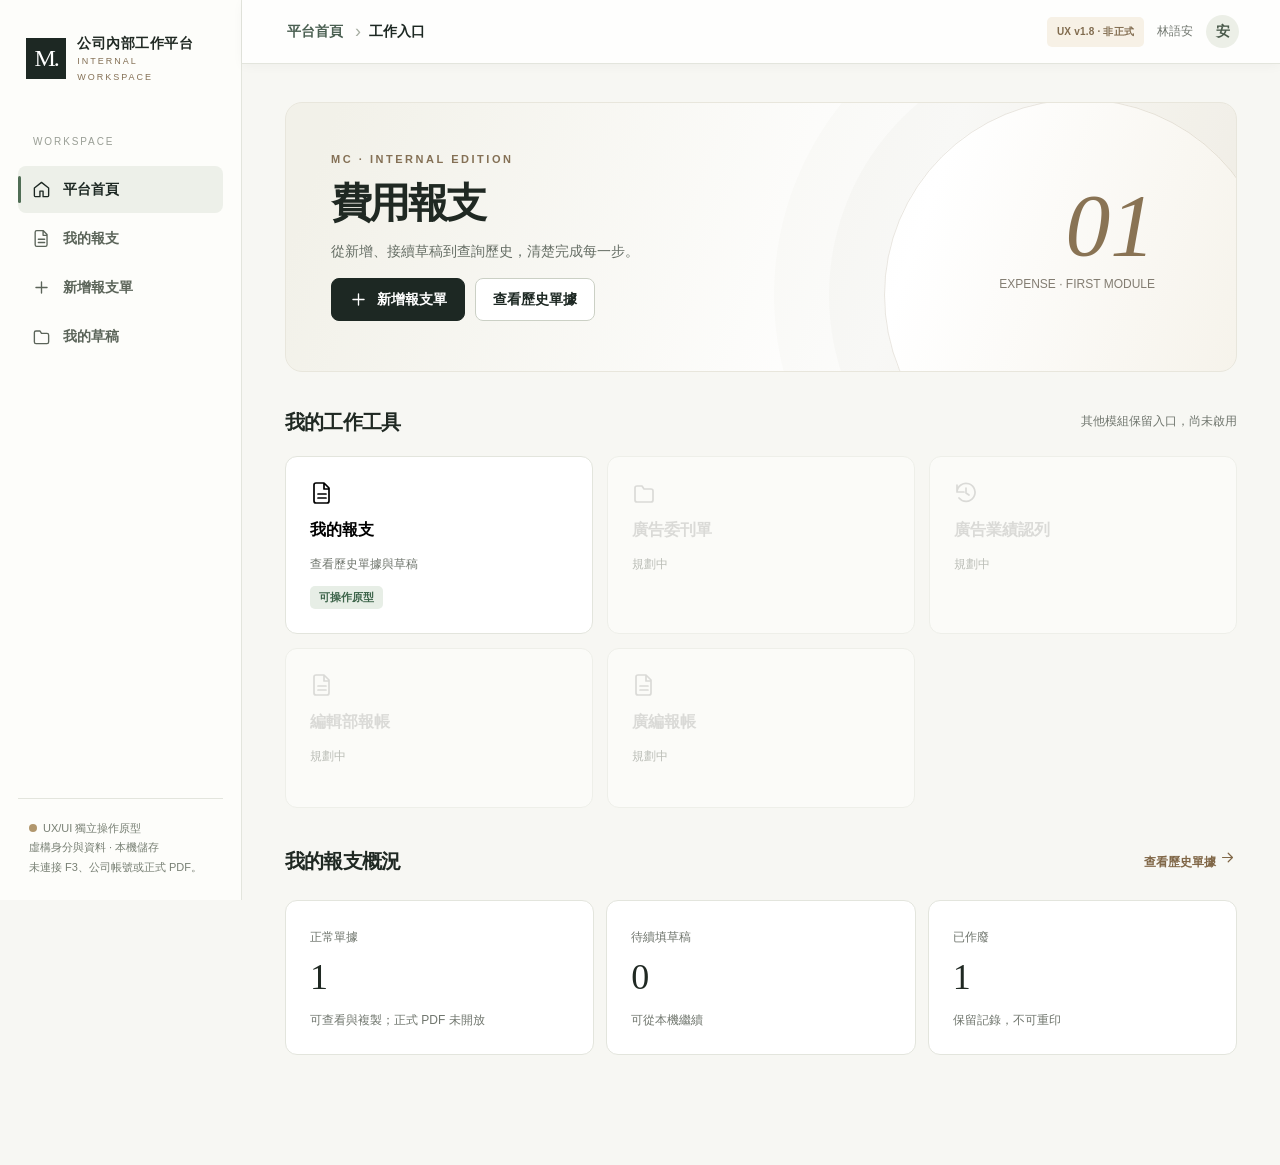
<file: expense-ux-preview/archive/v1.8.html>
<!doctype html>
<html lang="zh-Hant">
<head>
<meta charset="utf-8">
<meta name="viewport" content="width=device-width, initial-scale=1, viewport-fit=cover">
<meta name="color-scheme" content="light">
<meta name="robots" content="noindex,nofollow,noarchive">
<title>MC Workspace · 費用報支｜UX 精簡固定導覽與全流程體驗檢查候選版 v1.7</title>
<style>
:root{--paper:#f7f7f3;--surface:#fff;--ink:#202923;--dark:#1d2823;--muted:#70766e;--line:#e3e5dd;--accent:#957a54;--accent-soft:#f5f0e7;--olive:#426654;--soft-green:#e7eee6;--red:#a43d3a;--soft-red:#faefec;--blue:#3b5c71;--shadow:0 8px 34px rgba(27,35,29,.035);--radius:15px}*{box-sizing:border-box}body{margin:0;background:var(--paper);color:var(--ink);font:14px/1.6 -apple-system,BlinkMacSystemFont,"Noto Sans TC","Microsoft JhengHei",Arial,sans-serif}button,input,textarea,select{font:inherit}button{cursor:pointer}button:disabled{cursor:not-allowed;opacity:.45}a{color:inherit}button:focus-visible,input:focus-visible,textarea:focus-visible,select:focus-visible,[tabindex]:focus-visible{outline:3px solid #8fbbac;outline-offset:3px}.icon{width:19px;height:19px;fill:none;stroke:currentColor;stroke-width:1.7;stroke-linecap:round;stroke-linejoin:round;flex-shrink:0}.icon.sm{width:17px;height:17px}.icon.lg{width:24px;height:24px}.app-shell{display:grid;grid-template-columns:242px minmax(0,1fr);min-height:100vh}.sidebar{background:#fdfdfa;border-right:1px solid var(--line);display:flex;flex-direction:column;padding:28px 18px 22px;position:sticky;top:0;height:100vh}.brand{display:flex;gap:11px;align-items:center;margin-bottom:45px;padding:4px 8px}.brand-symbol{height:41px;width:41px;background:var(--dark);color:white;display:grid;place-items:center;font-family:Georgia,serif;font-size:24px;letter-spacing:-2px}.brand-name{font-size:14px;letter-spacing:.035em;font-weight:800}.brand-en{font:9px/1.7 Arial,sans-serif;letter-spacing:.22em;color:var(--accent)}.nav-caption{font-size:10px;letter-spacing:.19em;color:#999e95;padding:0 15px;margin:0 0 14px;text-transform:uppercase}.nav-item{display:flex;align-items:center;gap:12px;width:100%;min-height:47px;border:0;text-align:left;background:transparent;color:#5b6459;padding:11px 14px;font-weight:650;margin:2px 0;border-radius:8px}.nav-item.active{background:#edf0e9;color:var(--dark);font-weight:800}.nav-item:hover{background:#f2f3ed}.nav-item .nav-count{margin-left:auto;font-size:11px;background:#ede7db;color:#7f6846;border-radius:20px;padding:1px 7px}.side-foot{margin-top:auto;border-top:1px solid var(--line);padding:20px 11px 0;font-size:11px;color:#777f73;line-height:1.8}.mini-dot{width:8px;height:8px;border-radius:100%;background:#b1976d;display:inline-block;margin-right:6px}.main{min-width:0}.topbar{height:73px;background:rgba(255,255,255,.82);border-bottom:1px solid var(--line);display:flex;align-items:center;justify-content:space-between;padding:0 41px;gap:16px}.breadcrumbs{color:var(--muted);font-size:12px}.breadcrumbs b{color:var(--ink);font-weight:650}.topright{display:flex;align-items:center;gap:13px}.test-tag{color:#806b4e;background:#f7f1e6;font-weight:750;font-size:10px;letter-spacing:.02em;border-radius:5px;padding:7px 10px}.user-bubble{width:33px;height:33px;background:#ecefe7;border-radius:50%;display:grid;place-items:center;color:#4a5a4b;font-weight:800}.content{max-width:1440px;margin:auto;padding:38px 43px 110px}.eyebrow{color:var(--accent);text-transform:uppercase;letter-spacing:.23em;font:700 11px Arial,sans-serif}.serif{font-family:Georgia,"Times New Roman",serif;letter-spacing:-.04em}.page-title{font-size:32px;line-height:1.35;margin:12px 0 7px;font-weight:750;letter-spacing:-.06em}.subtext{color:var(--muted);font-size:13px;margin:0}.page-head{display:flex;align-items:end;justify-content:space-between;gap:18px;margin-bottom:27px}.btn{border:1px solid transparent;display:inline-flex;justify-content:center;align-items:center;gap:9px;min-height:43px;padding:9px 17px;border-radius:8px;font-weight:750;text-decoration:none;white-space:nowrap;transition:background .15s,border-color .15s}.btn.primary{color:#fff;background:var(--dark);border-color:var(--dark)}.btn.primary:hover{background:#354137}.btn.secondary{background:white;color:var(--dark);border-color:#cbd0c5}.btn.secondary:hover,.btn.tertiary:hover{background:#f1f2ec}.btn.tertiary{background:transparent;color:#546457}.btn.danger{background:var(--red);color:#fff}.btn.gold{background:var(--accent-soft);color:#745b34}.btn.small{padding:7px 11px;min-height:34px;font-size:12px}.icon-btn{width:44px;height:44px;border-radius:8px;border:1px solid transparent;background:transparent;color:#526055;display:inline-grid;place-items:center}.icon-btn:hover{background:#f0f1ec}.icon-btn.danger:hover{color:var(--red);background:var(--soft-red)}.btnline{display:flex;gap:10px;align-items:center;flex-wrap:wrap}.card{background:var(--surface);border:1px solid var(--line);border-radius:var(--radius);box-shadow:var(--shadow)}.hero{display:grid;grid-template-columns:1.2fr .8fr;gap:30px;padding:44px 45px;background:linear-gradient(109deg,#f2f1e9 5%,#fff 65%,#f6f3eb 100%);border:1px solid #e8e6dc;border-radius:17px;position:relative;overflow:hidden}.hero:after{content:"";position:absolute;right:-40px;bottom:-120px;width:390px;height:390px;border:1px solid rgba(117,98,66,.16);border-radius:50%;box-shadow:0 0 0 55px rgba(117,98,66,.026),0 0 0 110px rgba(117,98,66,.018);pointer-events:none}.hero h1{font-size:41px;letter-spacing:-.065em;margin:12px 0 16px;line-height:1.3;max-width:590px}.hero p{max-width:550px;color:#666e65}.hero-counter{align-self:center;justify-self:end;position:relative;z-index:1;text-align:right;padding-right:36px}.hero-counter .num{font:italic 74px/1 Georgia,serif;color:#887452}.hero-counter .sub{font-size:12px;color:#837d72;margin-top:6px}.tools{display:grid;grid-template-columns:repeat(3,minmax(0,1fr));gap:14px;margin-top:18px}.tool{background:#fff;border:1px solid var(--line);border-radius:12px;min-height:160px;text-align:left;padding:24px;display:flex;flex-direction:column;align-items:start;gap:12px}.tool:not(:disabled):hover{border-color:#b7ab95;background:#fffdf9}.tool h3{font-size:16px;margin:0}.tool p{font-size:12px;color:var(--muted);margin:0}.section-head{display:flex;justify-content:space-between;align-items:center;margin:34px 0 13px}.section-head h2{font-size:20px;margin:0;letter-spacing:-.04em}.status{display:inline-flex;align-items:center;gap:5px;border-radius:5px;background:var(--soft-green);color:#3e654b;padding:3px 9px;font-size:11px;font-weight:750}.status.void{background:var(--soft-red);color:#9e5049}.status.draft{background:var(--accent-soft);color:#8b714b}.tag{display:inline-block;background:#f2f3ed;color:#606b5f;border-radius:5px;padding:3px 7px;font-size:11px}.overview{display:grid;grid-template-columns:repeat(3,minmax(0,1fr));gap:12px;margin:20px 0 0}.kpi{padding:24px;border:1px solid var(--line);background:#fff;border-radius:12px}.kpi strong{display:block;font:36px/1.3 Georgia,serif;margin:7px 0}.kpi span,.kpi small{color:var(--muted);font-size:12px}.tabs{display:flex;gap:18px;border-bottom:1px solid var(--line);margin:24px 0}.tab{border:0;border-bottom:2px solid transparent;background:transparent;padding:12px 4px;font-weight:750;color:#848b83}.tab.active{border-color:var(--dark);color:var(--dark)}.record-wrap{overflow-x:auto}.record-table{width:100%;border-collapse:collapse;min-width:730px;font-size:13px}.record-table th{text-align:left;letter-spacing:.06em;text-transform:uppercase;font-size:10px;color:#8d968c;background:#fafbf8;padding:14px 18px;font-weight:700}.record-table td{border-top:1px solid #eef0eb;padding:16px 18px}.record-table tr:hover td{background:#fcfcfa}.record-table tbody tr:focus-within{background:#fcfcfa}.mono{font-variant-numeric:tabular-nums;font-feature-settings:"tnum";font-family:ui-monospace,"SFMono-Regular",Consolas,monospace;letter-spacing:-.035em}.amount{text-align:right;white-space:nowrap;font-variant-numeric:tabular-nums;font-feature-settings:"tnum";font-family:ui-monospace,"SFMono-Regular",Consolas,monospace}.history-search{display:flex;gap:10px;align-items:center;flex-wrap:wrap;padding:17px;border-bottom:1px solid var(--line)}.searchbox{display:flex;align-items:center;gap:8px;border:1px solid #d9dfd6;background:white;border-radius:8px;padding:0 11px;min-height:43px;flex:1;min-width:185px}.searchbox input{outline:0;border:0;min-width:0;width:100%;font-size:13px}.searchbox:focus-within{outline:2px solid #a0c4b4}.select{border:1px solid #d6dcd2;border-radius:8px;background:white;min-height:42px;padding:8px 12px;color:var(--ink)}.empty{text-align:center;padding:44px 20px;color:var(--muted)}.menu-wrap{position:relative;display:inline-block}.popup-menu{position:absolute;z-index:40;right:0;top:100%;width:180px;padding:6px;box-shadow:0 12px 36px #1f292122;background:#fff;border:1px solid var(--line);border-radius:10px}.popup-menu button{display:flex;align-items:center;gap:10px;border:0;background:white;padding:12px;width:100%;border-radius:6px;text-align:left;min-height:42px;color:var(--ink)}.popup-menu button:hover{background:#f6f7f3}.popup-menu button.danger{color:var(--red)}.form-layout{display:grid;grid-template-columns:minmax(0,1fr) 304px;gap:22px;align-items:start}.form-main{display:flex;flex-direction:column;gap:18px;min-width:0}.form-card{padding:26px 29px}.form-card h2{font-size:19px;letter-spacing:-.05em;margin:0 0 18px}.step-head{display:flex;align-items:center;justify-content:space-between;gap:10px}.step-num{font:italic 22px Georgia,serif;color:#9d8969;margin-right:10px}.grid-fields{display:grid;grid-template-columns:repeat(2,minmax(0,1fr));gap:16px 18px}.field{min-width:0;display:flex;flex-direction:column;gap:6px}.field.wide{grid-column:1/-1}.field label{font-size:12px;color:#535c54;font-weight:700}.field .required{color:#ac6247}.field input,.field select,.field textarea{background:white;border:1px solid #ced5cb;border-radius:8px;width:100%;min-height:44px;padding:10px 13px;color:var(--ink);font-size:14px;outline:0}.field textarea{resize:vertical;min-height:70px}.field input:focus,.field select:focus,.field textarea:focus{border-color:#738f77;box-shadow:0 0 0 2px #dce8da}.field input[disabled]{background:#f4f5f0;color:#657068}.hint{color:#899087;font-size:11px;line-height:1.6}.mini-note{font-size:12px;color:var(--muted)}.error-text{font-size:11px;color:var(--red);font-weight:750;min-height:0}.field.has-error input,.field.has-error select{border-color:var(--red);background:#fffafa}.combo{position:relative}.combo-input{position:relative}.combo-input .icon{position:absolute;right:13px;top:13px;color:#758076;pointer-events:none}.combo input{padding-right:40px}.options{position:absolute;top:calc(100% + 6px);width:100%;max-height:230px;overflow-y:auto;z-index:20;background:white;border:1px solid #cfd4c8;border-radius:9px;box-shadow:0 12px 30px #1c2e2020;padding:5px}.options[hidden]{display:none}.option{width:100%;border:0;text-align:left;background:white;border-radius:6px;display:block;padding:10px 12px;color:var(--ink);font-size:13px}.option:hover,.option.active{background:#eef2e9}.option-meta{display:block;font-size:11px;color:#777d74}.tiny-link{border:0;background:none;padding:7px 1px;color:#806747;font-size:12px;text-align:left;font-weight:750;cursor:pointer}.tiny-link:hover{text-decoration:underline}.segment{display:flex;background:#f2f3ef;border-radius:9px;padding:4px;gap:2px}.segment button{border:0;background:transparent;flex:1;border-radius:6px;padding:9px 10px;min-height:39px;font-weight:750;color:#757c74}.segment button.active{background:#fff;color:var(--dark);box-shadow:0 1px 4px #1e251910}.detail-list{display:flex;flex-direction:column;gap:0}.detail-item{display:grid;grid-template-columns:minmax(0,1fr) 160px 118px;gap:15px;align-items:center;padding:17px 0;border-top:1px solid #ecede8}.detail-item:first-child{border-top:0}.detail-item strong{font-size:14px}.detail-item small{font-size:11px;color:var(--muted);display:block;margin-top:3px}.detail-actions{display:flex;align-items:center;justify-content:end;gap:0}.detail-badge{background:#f5f5ef;color:#7a846f;padding:3px 6px;border-radius:4px;font-size:10px}.summary-panel{padding:25px;position:sticky;top:23px}.summary-title{display:flex;justify-content:space-between;align-items:center;padding-bottom:15px;border-bottom:1px solid var(--line)}.summary-panel h2{font-size:18px;margin:0}.money-grid{margin:19px 0}.money-line{display:grid;grid-template-columns:minmax(90px,1fr) 140px;gap:10px;margin:12px 0;align-items:center}.money-line .name{font-size:12px;color:#687167}.money-line.total{border-top:1px solid var(--line);padding-top:17px;margin-top:18px}.money-line.total .name{font-weight:800;color:var(--dark)}.money-line.total .amount{font-size:20px;font-weight:800;color:#233b2b}.account-amount{display:flex;justify-content:flex-end;align-items:baseline;font-variant-numeric:tabular-nums;font-family:ui-monospace,"SFMono-Regular",Consolas,monospace;white-space:nowrap;letter-spacing:-.035em}.account-amount .account-digits{text-align:right;min-width:8ch}.account-amount .account-paren{display:inline-block;width:1ch;text-align:center}.account-amount.is-negative{color:#8d4d48}.summary-panel .btn{width:100%;margin:6px 0}.safe-note{font-size:11px;color:#738076;line-height:1.7;border-top:1px solid var(--line);padding-top:16px;margin-top:16px}.notice{background:#f4f5f0;padding:13px 15px;border-radius:9px;color:#546254;font-size:12px}.notice.warn{background:#fbf5ea;color:#865f31}.notice.error{background:var(--soft-red);color:#8b4842}.notice strong{font-weight:800}.fixed-mobile-cta{display:none}.modal-scrim{position:fixed;inset:0;background:#17251bc9;z-index:100;display:flex;justify-content:center;align-items:center;padding:20px}.modal{background:white;width:min(620px,100%);max-height:min(90vh,900px);overflow-y:auto;border-radius:14px;padding:30px;box-shadow:0 32px 70px #0004}.modal.wide{width:min(760px,100%)}.modal header{display:flex;align-items:start;justify-content:space-between;gap:12px}.modal h2{margin:0;font-size:24px;letter-spacing:-.05em}.modal h3{margin:20px 0 8px;font-size:15px}.modal p{color:#69736a}.modal-footer{display:flex;gap:10px;justify-content:flex-end;margin-top:25px;flex-wrap:wrap}.review-summary{border:1px solid var(--line);padding:20px;border-radius:10px;margin:20px 0}.review-list{padding:0;margin:10px 0;list-style:none}.review-list li{display:flex;justify-content:space-between;gap:16px;padding:11px 0;border-bottom:1px solid #eef0eb}.review-list li:last-child{border-bottom:0}.checklabel{display:flex;gap:10px;align-items:flex-start;cursor:pointer;background:#f7f8f4;padding:13px;border-radius:8px;margin-top:15px}.checklabel input{margin-top:5px;accent-color:var(--olive);width:17px;height:17px}.success-header{display:flex;align-items:center;gap:15px;padding:20px;background:#edf3e9;border-radius:9px;margin-bottom:20px}.success-check{width:50px;height:50px;background:#456652;border-radius:50%;display:grid;place-items:center;color:white}.success-header h2{margin:0;font-size:23px}.success-number{font-size:16px;font-weight:800;letter-spacing:.02em;word-break:break-word}.doc-row{display:flex;justify-content:space-between;gap:12px;border:1px solid var(--line);padding:13px 15px;border-radius:9px;margin:10px 0;align-items:center}.timeline{counter-reset:step;list-style:none;padding:0;margin:18px 0}.timeline li{display:flex;gap:12px;align-items:flex-start;padding:9px 0;color:#536156}.timeline li .bubble{display:grid;place-items:center;width:24px;height:24px;flex-shrink:0;border-radius:50%;background:#e8ebe3;color:#45564b;font-size:12px;font-weight:800}.toast{position:fixed;bottom:26px;left:50%;transform:translate(-50%,15px);background:var(--dark);color:white;padding:13px 18px;border-radius:8px;box-shadow:0 12px 35px #12191433;font-size:13px;max-width:min(90vw,600px);opacity:0;pointer-events:none;transition:.2s;z-index:200}.toast.show{opacity:1;transform:translate(-50%,0)}.small{font-size:12px}.mt15{margin-top:15px}.muted{color:var(--muted)}.hidden{display:none!important}.right{text-align:right}.dot-divider{display:inline-block;margin:0 10px;color:#b8bcb4}.help-badge{font-size:11px;background:#f4f2e8;color:#856c46;border-radius:3px;padding:3px 7px}.mobile-only{display:none}@media(max-width:1120px){.app-shell{grid-template-columns:200px minmax(0,1fr)}.content{padding:27px 24px 95px}.topbar{padding:0 24px}.form-layout{grid-template-columns:minmax(0,1fr) 255px}.form-card{padding:22px}.summary-panel{padding:20px}.money-line{grid-template-columns:minmax(70px,1fr) 128px}.money-line.total .amount{font-size:17px}}@media(max-width:860px){.form-layout{grid-template-columns:1fr}.summary-panel{position:static;grid-row:1}.summary-panel .form-actions{display:none}.summary-panel .safe-note{display:none}.money-grid{display:grid;grid-template-columns:repeat(3,1fr);gap:8px;margin:15px 0 0}.money-line,.money-line.total{display:block;margin:0;padding:0;border:0}.money-line .name{display:block}.money-line .amount,.money-line.total .amount{justify-content:start;margin-top:3px;font-size:16px}.account-amount .account-digits{min-width:0}.account-amount .account-paren{width:.8ch}.fixed-mobile-cta{display:flex;position:sticky;bottom:0;background:#ffffffeb;backdrop-filter:blur(12px);border-top:1px solid var(--line);padding:10px 14px;z-index:25;align-items:center;justify-content:space-between;gap:9px;margin:20px -24px -90px}.tools{grid-template-columns:repeat(2,minmax(0,1fr))}}@media(max-width:700px){.app-shell{display:block}.sidebar{height:auto;position:static;padding:11px 14px;border-bottom:1px solid var(--line);gap:0}.brand{padding:4px 0;margin:0}.brand-symbol{width:34px;height:34px;font-size:20px}.brand-name{font-size:12px}.brand-en{font-size:8px}.nav-caption,.side-foot{display:none}.sidebar nav{display:none}.topbar{height:auto;min-height:46px;padding:8px 15px}.topright{gap:6px}.test-tag{font-size:9px;padding:5px 7px}.user-bubble{display:none}.content{padding:24px 16px 86px}.page-title{font-size:29px}.page-head{align-items:start;flex-wrap:wrap}.page-head .btn{width:auto}.hero{grid-template-columns:1fr;padding:26px}.hero h1{font-size:31px}.hero-counter{display:none}.tools{gap:10px}.tool{min-height:135px;padding:15px}.tool h3{font-size:14px}.tool p{font-size:11px}.overview{gap:8px}.kpi{padding:15px}.kpi strong{font-size:28px}.tab{font-size:12px}.form-card{padding:19px 16px}.grid-fields{grid-template-columns:1fr;gap:14px}.detail-item{grid-template-columns:minmax(0,1fr) 95px;gap:7px}.detail-actions{grid-column:1/-1;justify-content:end}.detail-item .amount{font-size:12px}.summary-panel{padding:18px}.money-grid{gap:7px}.money-line .name{font-size:10px}.money-line .amount,.money-line.total .amount{font-size:13px}.fixed-mobile-cta{margin:18px -16px -79px;bottom:0}.fixed-mobile-cta .btn{min-height:44px}.modal{padding:22px 18px}.modal h2{font-size:20px}.modal-footer .btn{flex:1}.mobile-only{display:initial}.history-search{padding:12px}.record-table{min-width:710px}}@media(prefers-reduced-motion:reduce){*{scroll-behavior:auto!important;transition:none!important}}

.history-search .select[type="date"]{width:148px;max-width:100%}@media(max-width:700px){.history-search .select[type="date"]{width:calc(50% - 5px)}}
.option-create{border-top:1px solid var(--line);margin-top:3px;color:#806641;font-weight:750}

/* v1.1 mobile-first workflow refinement — no fixed or sticky bottom action controls */
:root{--accent:#847055}
.form-layout.is-empty{grid-template-columns:minmax(0,920px)}
.form-layout .form-main{gap:15px}
.form-layout .form-card{border-radius:12px}
.form-card .step-head h2{margin:0 0 15px}
.form-card .step-head{margin-bottom:2px}
.save-control{display:flex;flex-direction:column;align-items:flex-end;gap:3px;max-width:100%}
.save-badge{display:inline-flex;align-items:center;gap:8px;padding:9px 11px;border:1px solid #d9dfd3;background:#f6f8f3;border-radius:8px;color:#617061;font-size:11px;line-height:1.35;max-width:100%}
.save-badge .save-dot{width:7px;height:7px;flex:0 0 7px;background:#adb5a6;border-radius:50%}
.save-badge[data-state="saved"] .save-dot{background:#447860}
.save-badge[data-state="saving"] .save-dot{background:#b78c3d}
.save-badge[data-state="error"]{color:#8b4a40;background:#fff2ef;border-color:#e8b9b0}
.save-badge[data-state="error"] .save-dot{background:#b64a3b}
.readonly-field{min-height:44px;background:#f7f7f3;border:1px solid #e8ebe4;border-radius:8px;padding:11px 13px;color:#536256;font-size:13px;display:flex;align-items:center}
.compact-header{padding-top:18px;padding-bottom:17px}
.compact-title{display:flex;justify-content:space-between;align-items:center;gap:12px}
.compact-header .eyebrow{font-size:10px;color:#76806d;letter-spacing:1.2px;margin:0 0 7px}
.compact-header h2{font-size:19px;margin:0 0 5px;overflow-wrap:anywhere;line-height:1.35}
.section-footer{display:flex;justify-content:flex-end;margin-top:10px}
.btn.textual{background:none;border:0;color:#7d674b;min-height:40px;font-weight:700;padding:7px 9px}
.btn.textual:hover{background:#f6f2eb}
.detail-card{scroll-margin-top:22px}
.detail-description{min-width:0;overflow-wrap:anywhere}
.detail-money{min-width:0;display:flex;flex-direction:column;align-items:flex-end;gap:4px}
.detail-item{grid-template-columns:minmax(0,1fr) minmax(132px,auto) 112px;gap:10px}
.detail-item.recent-detail{background:#f5f8f1;border-left:3px solid #819579;padding-left:12px;padding-right:7px}
.detail-bottom{display:flex;justify-content:space-between;align-items:center;flex-wrap:wrap;gap:9px;border-top:1px solid var(--line);margin-top:6px;padding-top:17px}
.detail-bottom .btn{min-height:44px}
.mini-overview{display:none}
.inline-feedback{display:flex;align-items:center;flex-wrap:wrap;gap:9px;padding:12px 13px;margin-bottom:13px;border:1px solid #e4ddc9;border-radius:8px;background:#f9f6ed;color:#765f3e;font-size:12px;line-height:1.5}
.inline-feedback.success{background:#f0f5ed;color:#356246;border-color:#dce9d5}
.inline-feedback .icon{width:16px;height:16px}
#addedNotice{scroll-margin-top:24px}
#lineEditor{scroll-margin-top:22px}
.editor-actions{display:flex;justify-content:flex-end;flex-wrap:wrap;gap:9px;margin-top:19px}
.editor-actions .btn{min-height:46px}
.form-end-actions{padding:21px 25px;display:flex;align-items:center;justify-content:space-between;gap:18px;flex-wrap:wrap}
.form-end-actions h2{font-size:17px;margin:0 0 6px}
.form-end-actions p{color:#72776b;font-size:12px;line-height:1.5;margin:0}
.end-buttons{display:flex;gap:9px;flex-wrap:wrap}
.end-buttons .btn{min-height:46px}
.summary-panel{top:24px;position:sticky;min-width:0}
.summary-panel .safe-note{margin-top:15px}
.summary-panel .money-grid{margin-bottom:10px}
.form-layout .money-line{grid-template-columns:minmax(90px,1fr) minmax(128px,max-content)}
.account-amount{display:inline-grid;grid-template-columns:1ch max-content 1ch;justify-content:end;align-items:baseline;column-gap:0;letter-spacing:0;max-width:100%;font-variant-numeric:tabular-nums;font-feature-settings:'tnum' 1}
.account-amount .account-paren{width:1ch;text-align:center}
.account-amount .account-digits{min-width:8ch;text-align:right;letter-spacing:0}
.summary-panel .account-amount .account-digits{min-width:11ch}
.form-layout .fixed-mobile-cta{display:none!important}
.test-tools{font-size:12px;background:#f8f8f6}
.test-tools summary{cursor:pointer}
.form-card .field input,.form-card .field select{min-height:46px}
.form-card .segment button{min-height:45px}
.form-card button:focus-visible,.save-control button:focus-visible{outline:3px solid #9cbe9e;outline-offset:2px}
@media(max-width:1120px){.form-layout.is-empty{grid-template-columns:minmax(0,1fr)}}
@media(max-width:860px){
 .form-layout{grid-template-columns:1fr}
 .summary-panel{display:none!important}
 .form-layout .form-main{gap:13px}
 .mini-overview{display:block;border:1px solid #e4e9df;background:#f6f8f3;border-radius:9px;padding:12px 14px;margin-bottom:9px}
 .mini-overview-head{font-size:11px;color:#657560;font-weight:700;margin-bottom:9px}
 .mini-overview .money-line,.mini-overview .money-line.total{display:grid;grid-template-columns:1fr max-content;align-items:center;gap:12px;margin:0;padding:6px 0;border:0}
 .mini-overview .money-line.total{border-top:1px solid #dce3d6;margin-top:7px;padding-top:10px}
 .mini-overview .money-line .name{font-size:12px;display:block}
 .mini-overview .money-line .amount,.mini-overview .money-line.total .amount{justify-content:end;margin:0;font-size:15px}
 .mini-overview .money-line.total .amount{font-size:19px}
 .mini-overview .account-digits{min-width:11ch}
 .form-end-actions{padding:19px}
}
@media(max-width:700px){
 .sidebar nav{display:flex;gap:3px;overflow-x:auto;margin:10px -3px 0;padding:0 0 4px;scrollbar-width:thin;white-space:nowrap}
 .sidebar nav .nav-item{width:auto;flex:none;padding:9px 10px;gap:5px;min-height:41px;border-radius:7px;font-size:11px}
 .sidebar nav .nav-item .icon{width:15px;height:15px}
 .content{padding-bottom:35px}
 .page-head{gap:10px;margin-bottom:16px}
 .page-head .subtext{font-size:12px;line-height:1.55}
 .save-control{align-items:flex-start;width:100%}
 .save-badge{font-size:11px;padding:7px 9px}
 .form-card{padding:17px 15px}
 .compact-title{align-items:flex-start}
 .compact-header h2{font-size:18px}
 .compact-header .btn{white-space:nowrap;min-height:42px;padding:9px 10px}
 .detail-item{grid-template-columns:minmax(0,1fr) max-content;gap:7px;padding:14px 0}
 .detail-item strong{font-size:14px}
 .detail-money{align-self:start}
 .detail-money .account-digits{min-width:0}
 .detail-item .detail-actions{grid-column:1/-1;justify-content:flex-end;margin-top:2px;gap:5px}
 .detail-actions button{width:44px;height:44px}
 .detail-bottom{justify-content:space-between}
 .detail-bottom .btn{width:100%;justify-content:center}
 .form-end-actions{display:block;padding:20px 16px}
 .end-buttons{margin-top:16px;display:flex;flex-direction:column}
 .end-buttons .btn{width:100%;min-height:49px}
 .editor-actions{display:flex;flex-direction:column}
 .editor-actions .btn{width:100%;min-height:49px}
 .mini-overview .money-line.total .amount{font-size:18px}
 .form-layout .account-amount .account-digits{min-width:8ch}
 .money-line .name{font-size:12px!important}
 .form-layout .money-line.total .account-amount{font-size:18px}
 .record-wrap{overflow-x:auto}
}
/* All amounts share a reserved trailing parenthesis column. Open parenthesis hugs the number. */
.account-amount{display:inline-grid;grid-template-columns:minmax(0,1fr) 1ch;min-width:10ch;justify-content:end;align-items:baseline;max-width:100%;font-variant-numeric:tabular-nums}
.account-amount .account-value{display:flex;align-items:baseline;justify-content:flex-end;white-space:nowrap;min-width:0}
.account-amount .account-digits{min-width:0!important;letter-spacing:0;flex:0 0 auto}
.account-amount .account-value .account-paren{width:auto!important;flex:0 0 auto}
.account-amount > .account-paren{width:1ch!important;text-align:center}
.account-amount{grid-template-columns:minmax(0,1fr) 12px}
.account-amount > .account-paren{width:12px!important}

/* v1.2: one unambiguous action per stage, genuine local photo preview without OCR claims */
.receipt-entry{display:flex;align-items:center;justify-content:space-between;gap:12px;padding:11px 14px;margin:0 0 20px;border:1px solid #e7e5db;border-radius:9px;background:#faf9f5}
.receipt-entry strong,.receipt-entry span{display:block;font-size:12px}.receipt-entry span{font-size:11px;color:#757d75}
.receipt-entry .btn{white-space:normal;text-align:center;min-height:44px;flex-shrink:0}
.photo-preview{margin:16px 0;padding:12px;border:1px solid var(--line);border-radius:9px;max-height:250px;overflow:hidden;text-align:center;background:#fbfbf7}
.photo-preview img{max-width:100%;max-height:210px;object-fit:contain}
.photo-preview[hidden]{display:none!important}
#voucherPhoto{min-height:45px;padding:8px 10px;border:1px dashed #bac6b9;border-radius:8px;width:100%}
@media(max-width:700px){.receipt-entry{flex-direction:column;align-items:stretch}.receipt-entry .btn{width:100%}.form-card .editor-actions .btn.primary{width:100%}}

/* v1.2 proactive audit: history and drafts must not become sideways-scrolling spreadsheets on phones. */
@media(max-width:700px){
 .record-wrap{overflow:visible}
 .record-table{min-width:0;width:100%;display:block}
 .record-table thead{display:none}
 .record-table tbody{display:grid;gap:12px}
 .record-table tbody tr{display:grid;grid-template-columns:1fr 1fr;gap:0 10px;background:white;border:1px solid var(--line);border-radius:10px;padding:12px 10px}
 .record-table tbody td{display:block;border:0;padding:7px;overflow-wrap:anywhere;min-width:0}
 .record-table tbody td:first-child,.record-table tbody td:last-child{grid-column:1/-1}
 .record-table tbody td:nth-child(2)::before,.record-table tbody td:nth-child(3)::before,.record-table tbody td:nth-child(4)::before,.record-table tbody td:nth-child(5)::before{display:block;font-size:10px;color:var(--muted);margin-bottom:3px}
 .record-table[data-view="claims"] td:nth-child(2)::before{content:'報支日期'}
 .record-table[data-view="claims"] td:nth-child(3)::before{content:'費用明細'}
 .record-table[data-view="claims"] td:nth-child(4)::before{content:'應付／應退'}
 .record-table[data-view="claims"] td:nth-child(5)::before{content:'單據狀態'}
 .record-table[data-view="drafts"] td:nth-child(2)::before{content:'費用明細'}
 .record-table[data-view="drafts"] td:nth-child(3)::before{content:'更新時間'}
 .record-table[data-view="drafts"] td:nth-child(4)::before{content:'應付／應退'}
 .record-table .btnline{gap:4px}
}


/* v1.3: editorial compact work area, persistent minimal title; independent F3/F2 prototype */
.topbar{position:sticky;top:0;z-index:45;min-height:64px;height:auto;padding-top:9px;padding-bottom:9px;backdrop-filter:blur(14px);box-shadow:0 2px 11px rgba(20,34,24,.035)}
.top-form-title{font-size:15px;letter-spacing:-.02em}
.topbar .save-badge{padding:6px 9px;font-size:11px;white-space:nowrap}
.topbar .save-control{flex-direction:row;align-items:center;gap:9px;flex-shrink:0}
.topbar .save-control .tiny-link{white-space:nowrap}
.summary-panel{top:84px}
.form-layout.is-empty{grid-template-columns:minmax(0,1040px)}
.form-layout:not(.is-empty){grid-template-columns:minmax(0,1fr) minmax(265px,290px);gap:20px}
.form-layout .form-main{min-width:0}
.claim-meta-grid{display:grid;grid-template-columns:repeat(3,minmax(0,1fr));gap:15px 17px}
.claim-meta-grid .claim-reason{grid-column:1/-1}
.claim-meta-grid .claim-reason > .field{width:100%}
.expense-field-set{display:flex;flex-direction:column;gap:16px}
.expense-row{display:grid;gap:14px 16px;align-items:start;min-width:0}
.expense-meta-row{grid-template-columns:minmax(145px,1.05fr) minmax(115px,.65fr) minmax(155px,1fr)}
.expense-purpose-row{grid-template-columns:minmax(190px,1fr) minmax(245px,1.45fr)}
.expense-type-row{grid-template-columns:1fr}
.expense-type-row .segment{max-width:100%;width:min(100%,530px)}
.expense-payment-row{grid-template-columns:minmax(220px,1fr) minmax(125px,150px) minmax(125px,150px)}
.expense-memo-row{grid-template-columns:1fr}
.amount-entry{text-align:right;letter-spacing:0;font-variant-numeric:tabular-nums;font-feature-settings:'tnum' 1;padding-left:8px!important;padding-right:11px!important;min-width:0}
.expense-payment-row .field .hint{font-size:10px;line-height:1.5}
.closing-notes h2{font-size:17px;margin:0 0 15px}
.closing-notes textarea{min-height:70px}
#headerCard,#notesSection,#lineEditor{scroll-margin-top:89px}
@media(max-width:1120px){
 .form-layout:not(.is-empty){grid-template-columns:minmax(0,1fr) minmax(240px,265px);gap:15px}
 .expense-payment-row{grid-template-columns:minmax(180px,1fr) minmax(118px,140px) minmax(118px,140px)}
}
@media(max-width:950px){
 .form-layout:not(.is-empty),.form-layout.is-empty{grid-template-columns:minmax(0,1fr)}
 .expense-meta-row{grid-template-columns:minmax(0,1fr) minmax(0,.7fr) minmax(0,1fr)}
 .expense-payment-row{grid-template-columns:minmax(0,1fr) minmax(125px,150px) minmax(125px,150px)}
}
@media(max-width:700px){
 .topbar{min-height:52px;padding:7px 12px}
 .topbar .workspace-word,.topbar .top-username,.topbar .user-bubble{display:none}
 .topbar .topright{gap:7px}
 .topbar .test-tag{display:none}
 .topbar .save-badge{font-size:10px;white-space:normal;max-width:154px;padding:5px 7px}
 .top-form-title{font-size:14px}
 .claim-meta-grid{grid-template-columns:1fr 1fr;gap:12px}
 .claim-meta-grid .claim-reason{grid-column:1/-1}
 .claim-meta-grid > .field:nth-child(3){grid-column:1/-1}
 .expense-meta-row{grid-template-columns:minmax(0,1fr) minmax(0,.75fr)}
 .expense-meta-row > .field:nth-child(3){grid-column:1/-1}
 .expense-purpose-row{grid-template-columns:1fr}
 .expense-payment-row{grid-template-columns:repeat(2,minmax(0,1fr));gap:13px 10px}
 .expense-payment-row > .field:first-child{grid-column:1/-1}
 .expense-type-row .segment{width:100%}
 #headerCard,#notesSection,#lineEditor,.detail-card{scroll-margin-top:66px}
}
@media(max-width:360px){
 .topbar .save-badge{max-width:135px;font-size:10px}
 .expense-meta-row{grid-template-columns:1fr}
 .expense-meta-row > .field:nth-child(3){grid-column:auto}
 .expense-payment-row{grid-template-columns:1fr 1fr}
 .expense-payment-row .amount-entry{font-size:13px}
}

/* v1.3 compact back navigation remains available after scrolling */
.topbar .breadcrumbs{display:flex;align-items:center;gap:8px;min-width:0}
.topbar-back{background:transparent;border:1px solid #d8ded4;color:#536658;border-radius:7px;display:inline-grid;place-items:center;width:36px;height:36px;flex:0 0 36px;padding:0}
.topbar-back:hover{background:#f0f3ed}
.topbar-back:focus-visible{outline:3px solid #9cbe9e;outline-offset:2px}
@media(max-width:700px){.topbar-back{width:34px;height:34px;flex-basis:34px}}


/* v1.4: real responsive reflow / readable claim history.
   Design-only override. No monetary, submission, PDF, or storage logic changed.
   IMPORTANT: the breakpoint is based on usable form width, not only screen width. */

/* Keep page grid from forcing internal form fields beyond their card. A narrow
   DESKTOP window still has a 242px sidebar, so the v1.3 950px breakpoint was too late. */
@media (max-width:1240px) {
  .form-layout:not(.is-empty) { grid-template-columns: minmax(0,1fr); }
  .form-layout:not(.is-empty) > .summary-panel { position:static; width:100%; }
}

/* The inline-size of the actual form, not the browser window, controls columns.
   This also works when a future platform embeds the form in a narrower panel. */
.form-layout .form-main { container-name: claim-form; container-type: inline-size; }
.expense-row > .field,
.expense-row > .field .combo,
.expense-row > .field .combo-input,
.expense-row > .field input,
.expense-row > .field select,
.expense-row > .field textarea { min-width:0; max-width:100%; }

@container claim-form (max-width:700px) {
  .claim-meta-grid { grid-template-columns:repeat(2,minmax(0,1fr)); }
  .claim-meta-grid > .field:nth-child(3), .claim-meta-grid .claim-reason { grid-column:1/-1; }
  .expense-meta-row { grid-template-columns: minmax(0,1.1fr) minmax(0,.8fr); }
  .expense-meta-row > .field:nth-child(3) { grid-column:1/-1; }
  .expense-purpose-row { grid-template-columns:minmax(0,1fr); }
  .expense-payment-row { grid-template-columns:repeat(2,minmax(0,1fr)); gap:13px 12px; }
  .expense-payment-row > .field:first-child { grid-column:1/-1; }
  .expense-type-row .segment { width:100%; }
}
@container claim-form (max-width:330px) {
  .expense-meta-row { grid-template-columns:minmax(0,1fr); }
  .expense-meta-row > .field:nth-child(3) { grid-column:auto; }
}

/* Legibility: real typography, rather than shrinking the entire table to fit. */
.record-wrap { container: claim-history / inline-size; }
.record-table { font-size:15px; line-height:1.6; }
.record-table th {
  font-size:13.5px; line-height:1.45; color:#465149;
  text-transform:none; letter-spacing:0; font-weight:750; padding:16px 14px;
  white-space:nowrap;
}
.record-table td { padding:18px 14px; vertical-align:middle; }
.record-table td:first-child .tiny-link,
.record-table td:first-child .tiny-link.mono { font-size:14px; font-weight:750; line-height:1.55; }
.record-table td:first-child .small { font-size:13.5px; line-height:1.6; margin-top:3px; }
.record-table td:nth-child(4) { font-variant-numeric:tabular-nums; font-weight:650; }
.record-table .status { font-size:12.5px; padding:5px 10px; }
.record-table .btn.small { font-size:13px; min-height:38px; }
.record-table .btnline { flex-wrap:nowrap; }
.record-table .icon-btn { width:40px;height:40px; }

/* Use readable cards when the actual record-list panel cannot fit six columns.
   The responsive behaviour works even if the viewport is wide but the panel isn't. */
@container claim-history (max-width:900px) {
  .record-table { display:block; min-width:0; width:100%; font-size:15px; }
  .record-table thead { display:none; }
  .record-table tbody { display:grid; gap:12px; padding:13px; }
  .record-table tbody tr {
    display:grid; grid-template-columns:repeat(2,minmax(0,1fr));
    gap:0 12px; background:#fff; border:1px solid var(--line);
    border-radius:11px; padding:12px 14px;
  }
  .record-table tbody td {
    display:block; min-width:0; overflow-wrap:anywhere;
    padding:9px 4px; border:0; font-size:15px;
  }
  .record-table tbody td:first-child,
  .record-table tbody td:last-child { grid-column:1/-1; }
  .record-table tbody td:first-child { border-bottom:1px solid var(--line); padding-bottom:12px; }
  .record-table tbody td:last-child { padding-top:12px; }
  .record-table tbody td:nth-child(4) { text-align:left; }
  .record-table tbody td:nth-child(2)::before,
  .record-table tbody td:nth-child(3)::before,
  .record-table tbody td:nth-child(4)::before,
  .record-table tbody td:nth-child(5)::before {
    display:block; font-size:12px; font-weight:700; color:#697368; margin-bottom:4px;
  }
  .record-table[data-view="claims"] td:nth-child(2)::before { content:'報支日期'; }
  .record-table[data-view="claims"] td:nth-child(3)::before { content:'費用明細'; }
  .record-table[data-view="claims"] td:nth-child(4)::before { content:'應付／應退'; }
  .record-table[data-view="claims"] td:nth-child(5)::before { content:'單據狀態'; }
  .record-table[data-view="drafts"] td:nth-child(2)::before { content:'費用明細'; }
  .record-table[data-view="drafts"] td:nth-child(3)::before { content:'更新時間'; }
  .record-table[data-view="drafts"] td:nth-child(4)::before { content:'應付／應退'; }
  .record-table .btnline { flex-wrap:wrap; gap:10px; }
}
@media (max-width:500px) {
  .record-table tbody { padding:10px; }
  .record-table tbody tr { padding:10px 12px; }
  .record-table tbody td { font-size:14px; }
  .record-table .btn.small { min-height:42px; }
}

/* v1.5 – implemented editorial concept without inventing business workflows. */
.hero{grid-template-columns:minmax(0,1fr) minmax(210px,.67fr);min-height:270px;align-items:center}
.hero h1{font-size:clamp(32px,3.2vw,45px);margin:12px 0 10px}
.hero p{font-size:14px;margin:0 0 15px}
.hero-counter .num{font-size:clamp(65px,7vw,92px);color:#897354}

.payee-guide{margin:0 0 2px;color:#677166;font-size:13px}
.payee-choices{display:grid;grid-template-columns:repeat(3,minmax(0,1fr));gap:12px;min-width:0}
.payee-choice{min-width:0;min-height:95px;display:grid;grid-template-columns:24px minmax(0,1fr);grid-template-rows:auto auto;column-gap:10px;align-content:center;align-items:center;text-align:left;background:#fcfcfa;border:1px solid #d8ded3;border-radius:10px;padding:13px;white-space:normal;color:var(--dark)}
.payee-choice:hover{background:#f7f9f4;border-color:#9cae9c}
.payee-choice.selected{border:2px solid var(--dark);padding:12px;background:#f4f7ef;box-shadow:0 0 0 2px #e5ede1}
.choice-indicator{grid-row:1/3;display:grid;place-items:center;border:1.7px solid #a9b4a6;border-radius:50%;width:21px;height:21px;font-size:12px;font-weight:800}
.payee-choice.selected .choice-indicator{background:var(--dark);color:#fff;border-color:var(--dark)}
.choice-label{font-size:16px;font-weight:800;line-height:1.4}
.choice-help{font-size:11.5px;color:#6b786d;line-height:1.45;margin-top:4px;overflow-wrap:anywhere}
#payeeTypeChoice:focus{outline:none}
#field-payeeTypeChoice:has(.error-text:not(:empty)) .payee-choices{outline:2px solid #c27e70;outline-offset:3px;border-radius:10px}
#payeeQuery:disabled{background:#f3f5f0;color:#778275;cursor:not-allowed}

/* The reason explains the expense, the document number merely locates it. */
.record-table[data-view="claims"] th:first-child{min-width:245px}
.claim-reason-link{color:#202b24;font-weight:800;font-size:17px;line-height:1.4;text-align:left;border:0;background:transparent;padding:0;max-width:100%;white-space:normal;overflow-wrap:anywhere;text-decoration:none}
.claim-reason-link:hover{text-decoration:underline;text-decoration-color:#a38b66;text-underline-offset:4px}
.claim-id-secondary{font-size:12.5px!important;color:#81897c;line-height:1.55;margin-top:5px;overflow-wrap:anywhere}
.record-table[data-view="claims"] tbody td:first-child{padding-top:18px;padding-bottom:18px}
.record-table[data-view="claims"] tbody td:nth-child(4){font-size:16px}

/* Page top status stays fixed; on wide screens the query strip and table headings remain visible within their list. */
@media (min-width:1100px){
 .history-search{position:sticky;top:64px;z-index:22;background:#fff;box-shadow:0 6px 12px rgba(32,41,35,.035)}
 .record-wrap{overflow:visible}
 .record-table thead th{position:sticky;top:145px;z-index:21;background:#f5f5ee;box-shadow:0 2px 5px rgba(35,40,30,.08)}
}
@media(max-width:1120px){
 .payee-choices{gap:8px}
 .payee-choice{padding:11px;grid-template-columns:21px minmax(0,1fr);column-gap:7px}
 .payee-choice.selected{padding:10px}
}
@media(max-width:880px){
 .payee-choices{grid-template-columns:repeat(3,minmax(0,1fr))}
 .choice-help{font-size:11px}
}
@media(max-width:550px){
 .payee-choices{grid-template-columns:1fr;gap:8px}
 .payee-choice{min-height:64px;grid-template-columns:24px minmax(0,1fr);padding:10px 13px}
 .choice-help{font-size:12px}
 .hero{grid-template-columns:1fr;min-height:0}
 .hero-counter{display:none}
 .claim-reason-link{font-size:17px}
}
@container claim-history (max-width:900px){
 .record-table[data-view="claims"] tbody td:first-child{display:flex;flex-direction:column;align-items:flex-start;gap:4px}
 .record-table[data-view="claims"] .claim-reason-link{font-size:17px;font-weight:800}
 .record-table[data-view="claims"] .claim-id-secondary{font-size:12.5px!important}
}

/* UX v1.6: mobile nav stays reachable without a 200px masthead. App-wide sticky context. */
.mobile-apphead,.mobile-nav-layer,.mobile-filter-toggle{display:none}
.advanced-filters{display:contents}
.filter-clear{background:#fff;border:1px solid var(--line);border-radius:8px;min-height:42px;padding:8px 10px;color:var(--dark);font-weight:650;cursor:pointer}
.history-result-count{padding:9px 19px;font-size:13px;color:#656e63;background:#fff;border-bottom:1px solid var(--line)}
.success-reason{font-size:22px;line-height:1.5;margin:16px 0 0;font-weight:780;overflow-wrap:anywhere}
.success-next-actions{margin-top:18px}
@media(min-width:701px){.topbar{z-index:55}}
@media(max-width:700px){
 .app-shell{display:block}
 .sidebar{display:none!important}
 .topbar{position:sticky!important;top:0!important;z-index:65;min-height:56px;height:56px;padding:0 12px!important;background:rgba(255,255,255,.97);border-bottom:1px solid #dfe4db;box-shadow:0 3px 15px #1e302512;display:flex;align-items:center;gap:0}
 .desktop-breadcrumbs{display:none!important}
 .mobile-apphead{display:flex;align-items:center;gap:8px;width:100%;min-width:0;justify-content:space-between}
 .mobile-menu-btn{background:white;color:var(--dark);display:inline-flex;align-items:center;justify-content:center;gap:3px;padding:0 9px;height:42px;min-width:65px;border:1px solid #d7ded5;border-radius:9px;font-size:12px;font-weight:760;flex:none}
 .mobile-menu-btn .icon{width:17px;height:17px}
 .mobile-current{display:flex;align-items:center;gap:8px;min-width:0;flex:1;justify-content:center}
 .mobile-brand-symbol{width:32px;height:32px;flex:none;display:grid;place-items:center;background:var(--dark);color:#fff;font:20px Georgia,serif;border-radius:5px}
 .mobile-current-text{display:flex;flex-direction:column;line-height:1.3;min-width:0}
 .mobile-current-text b{font-size:15px;color:var(--dark);overflow:hidden;white-space:nowrap;text-overflow:ellipsis}
 .mobile-current-text small{font-size:10px;color:#7b856f;white-space:nowrap}
 .mobile-save-indicator{display:block;flex:none;width:9px;height:9px;background:#bfa78d;border-radius:50%;border:1px solid white;box-shadow:0 0 0 1px #cdd6c9;margin:0 3px}
 .mobile-save-indicator[data-state=saved]{background:#447859}
 .mobile-save-indicator[data-state=error]{background:#b34d45;box-shadow:0 0 0 2px #f6ddd8}
 .mobile-save-indicator[data-state=saving]{background:#b7955c}
 .topbar .topright{display:none!important}
 .content{padding-top:20px}
 #headerCard,#notesSection,#lineEditor,.detail-card{scroll-margin-top:72px}
 .page-head{margin-bottom:14px}
 .page-title{font-size:27px}
 .hero{padding:24px 20px}
 .mobile-nav-layer{display:block;position:fixed;inset:0;z-index:95}
 .mobile-nav-scrim{position:absolute;inset:0;background:#0d2119aa;border:0;width:100%;height:100%;cursor:pointer}
 .mobile-nav-panel{position:absolute;left:0;top:0;bottom:0;width:min(310px,88vw);background:#fdfefa;padding:calc(18px + env(safe-area-inset-top,0px)) 17px 24px;display:flex;flex-direction:column;box-shadow:6px 0 32px #001b0d38;overflow-y:auto}
 .mobile-nav-heading{display:flex;align-items:start;justify-content:space-between;gap:10px;padding:4px 4px 20px;border-bottom:1px solid var(--line)}
 .mobile-nav-heading .brand-name{font-size:17px}
 .mobile-nav-heading small{color:var(--muted);font-size:12px}
 .mobile-nav-close{display:grid;place-items:center;flex:none;width:44px;height:44px;background:#fff;border:1px solid var(--line);border-radius:8px}
 .mobile-nav-panel nav{padding:18px 0;display:grid;gap:5px}
 .mobile-nav-panel .nav-item{display:flex;font-size:16px;min-height:53px;width:100%;border-radius:9px}
 .mobile-nav-panel .nav-item .icon{width:22px;height:22px}
 .mobile-nav-footer{margin-top:auto;padding:14px 4px 0;color:var(--muted);font-size:12px;border-top:1px solid var(--line)}
 .history-search{display:flex;flex-direction:column;align-items:stretch;gap:9px;padding:12px}
 .history-search .searchbox{flex:none;width:100%;min-width:0;min-height:47px}
 .history-search .searchbox input{font-size:16px}
 .mobile-filter-toggle{display:flex;gap:8px;align-items:center;justify-content:center;width:100%;min-height:44px;border:1px solid #d3dad0;background:#f9faf6;border-radius:9px;color:var(--dark);font-size:14px;font-weight:750}
 .advanced-filters{display:none}
 .advanced-filters.expanded{display:grid;grid-template-columns:1fr 1fr;gap:9px;width:100%}
 .advanced-filters .select{min-width:0;width:100%!important;font-size:14px;min-height:45px}
 .advanced-filters #historyFilter{grid-column:1/-1}
 .advanced-filters .filter-clear{grid-column:1/-1}
 .record-table .claim-reason-link{font-size:18px}
 .record-table td{font-size:14px}
 .record-table tbody tr{padding:14px}
 .record-table td:last-child .btn{min-height:44px}
 .success-reason{font-size:19px}
 .success-next-actions{display:grid;gap:10px}
 .success-next-actions .btn{width:100%;white-space:normal;text-align:center}
 .success-number{font-size:clamp(13px,4vw,18px);overflow-wrap:anywhere;letter-spacing:-.06em}
 .success-header{align-items:flex-start}
 .success-header h2{font-size:20px;line-height:1.4}
 .success-header .success-check{flex:none}
 .modal-scrim{padding:10px;align-items:center}
 .modal{max-height:calc(100dvh - 20px);padding:18px 16px;overflow-y:auto}
 .modal header{position:sticky;top:-19px;z-index:1;background:white;padding:5px 0 9px;border-bottom:1px solid var(--line)}
 .modal .checklabel{font-size:14px}
 .modal-footer{gap:9px}
 .modal-footer .btn{min-width:0;white-space:normal}
}
@media(max-width:360px){
 .mobile-brand-symbol{width:29px;height:29px}
 .mobile-current-text b{font-size:14px}
 .mobile-current-text small{font-size:9px}
 .mobile-menu-btn{min-width:60px;padding:0 6px}
}
@media(prefers-reduced-motion:reduce){.mobile-nav-panel{transition:none!important}}

/* v1.6 second-pass usability audit: visible save state and compact pending tools. */
@media(max-width:700px){
 .mobile-save-indicator{width:auto;height:34px;background:transparent!important;border:0!important;box-shadow:none!important;margin:0;display:flex;align-items:center;gap:5px;font-size:10px;color:#69766b;white-space:nowrap;min-width:0}
 .mobile-save-indicator::before{content:'';display:block;width:7px;height:7px;border-radius:50%;background:#bfa78d;flex:none}
 .mobile-save-indicator[data-state=saved]::before{background:#447859}
 .mobile-save-indicator[data-state=error]::before{background:#b34d45}
 .mobile-save-indicator[data-state=error]{color:#a53d34}
 .mobile-save-label{white-space:nowrap;font-weight:750}
 .tools{display:grid;grid-template-columns:1fr;gap:8px}
 .tools .tool:not(:disabled){min-height:128px}
 .tools .tool:disabled{min-height:0;padding:10px 13px;display:flex;flex-direction:row;align-items:center;gap:12px}
 .tools .tool:disabled .icon{width:18px;height:18px}
 .tools .tool:disabled h3{font-size:14px;font-weight:700}
 .tools .tool:disabled p{margin-left:auto;white-space:nowrap;font-size:12px}
 .overview .kpi{padding:10px 8px}
 .overview .kpi small{font-size:11px}
}
@media(max-width:360px){.mobile-save-label{font-size:9px}}

/* v1.6 detail QA: clear status and accessible overlay. */
body:has(.mobile-nav-layer){overflow:hidden}
.timeline-heading{font-size:15px;color:var(--ink);margin:25px 0 8px}
.success-number-label{margin-top:15px}
@media(max-width:700px){
 .mobile-menu-btn{height:44px}
 .success-reason{margin-top:9px}
 .timeline-heading{font-size:14px}
}

/* UX v1.7 desktop + mobile wayfinding audit */
:root {--nav-hover:#f1f3ed}
.desktop-breadcrumbs {display:flex;align-items:center;gap:8px;min-width:0;white-space:nowrap;font-size:14px}
.desktop-breadcrumbs .crumb-link {color:#4b6052;border:0;background:transparent;padding:8px 4px;font-weight:650;min-height:42px;border-radius:5px}
.desktop-breadcrumbs .crumb-link:hover {background:var(--nav-hover);text-decoration:underline}
.desktop-breadcrumbs b[aria-current=page] {font-weight:800;color:var(--dark)}
.crumb-sep {color:#a6ada1;font-size:18px}
.claim-reason-title {display:block;color:#202b24;font-weight:800;font-size:17px;line-height:1.45;overflow-wrap:anywhere}
.more-actions-btn {border:1px solid #cbd0c5;background:#fff;border-radius:8px;min-height:40px;padding:7px 10px;display:inline-flex;align-items:center;justify-content:center;gap:3px;color:var(--dark);font-size:13px;font-weight:700;white-space:nowrap}
.more-actions-btn:hover,.more-actions-btn[aria-expanded=true]{background:#f1f3ed;border-color:#849889}
.more-actions-btn[aria-expanded=true] .icon{transform:rotate(180deg)}
.record-table th {font-size:13px;letter-spacing:0;text-transform:none;color:#586258;font-weight:800}
.record-table td {font-size:14px}
.record-table td .btn.small {font-size:13px;min-height:40px}
.unavailable-label {display:inline-flex;align-items:center;padding:9px 12px;background:#f5f6f1;color:#626960;border-radius:7px;font-size:13px;border:1px solid #e2e5dc}
.form-end-actions .btn.primary {font-size:14px}
.nav-item.active{position:relative}
.nav-item.active:before {content:'';height:58%;position:absolute;left:0;top:21%;width:3px;border-radius:3px;background:#506e55}
@media(max-width:700px){
 .desktop-breadcrumbs {display:none!important}
 .record-table .claim-reason-title{font-size:18px}
 .more-actions-btn{min-height:44px;font-size:14px}
 .record-table th {font-size:13px}
 .mobile-nav-panel .nav-item.active::before{display:block}
}

/* Meaningful edit actions always include readable labels, including touch devices. */
.detail-item .detail-actions{gap:2px}
.detail-action-btn.icon-btn{width:auto;min-width:42px;min-height:42px;height:auto;padding:5px 6px;display:inline-flex;justify-content:center;align-items:center;gap:3px;font-size:12px;font-weight:700;border-radius:6px}
.detail-action-btn .icon{width:15px;height:15px}
.detail-action-btn.danger{color:#a04740}
@media (min-width:701px){.detail-item{grid-template-columns:minmax(0,1fr) minmax(112px,auto) 148px;gap:6px}}
@media (max-width:700px){.detail-actions .detail-action-btn.icon-btn{min-height:44px;padding:6px 10px;font-size:13px}.mobile-current-text b{font-size:14px}}

/* Desktop filters must say which date is start/end; no icon-only guessing. */
.date-filter-inline{display:inline-flex;align-items:center;gap:5px;white-space:nowrap;font-size:12px;font-weight:750;color:#566155;flex:0 0 auto}
.date-filter-inline .select{width:137px;min-width:0;flex:0 1 auto}
@media(max-width:700px){.date-filter-inline{width:100%;min-width:0;display:flex;flex-direction:column;align-items:stretch;gap:3px}.date-filter-inline .select{width:100%!important;min-width:0;flex:auto}}

/* Sticky column headings follow actual filter height, including wrapped desktop filters. */
@media(min-width:1100px){.record-table thead th{top:var(--history-header-top,145px)}}


/* UX v1.8 — space-efficient history list: readable rather than oversized cards.
   Data projection: same state.records, search, status, dates and net calculations as desktop. */
.compact-history-list{display:none}
.claims-page .record-table[data-view="claims"] tbody td{padding-top:12px;padding-bottom:12px}
.claims-page .record-table[data-view="claims"] tbody td:first-child{padding-top:12px;padding-bottom:12px}
.claims-page .record-table[data-view="claims"] .claim-id-secondary{margin-top:2px}
@container claim-history (max-width:900px){
 .claims-page .record-table[data-view="claims"]{display:none}
 .claims-page .compact-history-list{display:block;padding:0;background:#fff}
 .claims-page .record-wrap{overflow:visible}
 .claims-page .compact-claim{padding:13px 15px 12px;border-top:1px solid var(--line);background:#fff}
 .claims-page .compact-claim:first-child{border-top:0}
 .compact-claim-head{display:grid;grid-template-columns:minmax(0,1fr) auto;align-items:start;gap:9px}
 .compact-claim-name{min-width:0;display:flex;flex-direction:column;gap:2px}
 .compact-reason{font-size:16px;line-height:1.35;font-weight:800;letter-spacing:-.02em;overflow-wrap:anywhere}
 .compact-ref{font-size:10.5px;line-height:1.25;color:#889083;overflow-wrap:anywhere}
 .compact-claim-money{display:flex;flex-direction:column;gap:3px;align-items:flex-end;text-align:right;min-width:0}
 .compact-claim-money .account-amount{font-size:16px;font-weight:800;line-height:1.4;white-space:nowrap}
 .compact-claim-money .status{font-size:11px;padding:1px 7px}
 .compact-claim-tail{display:flex;justify-content:space-between;align-items:center;gap:8px;margin-top:7px;min-width:0}
 .compact-claim-meta{display:flex;align-items:center;gap:6px;color:#687368;font-size:12px;white-space:nowrap;min-width:0;font-variant-numeric:tabular-nums}
 .compact-claim-actions{display:flex;gap:6px;align-items:center;flex:0 0 auto}
 .compact-claim-actions .btn.small,.compact-claim-actions .more-actions-btn{min-height:44px;font-size:12px;padding:7px 9px}
 .compact-claim-actions .more-actions-btn .icon{width:13px;height:13px}
 .compact-claim .popup-menu{min-width:188px;z-index:60}
 .compact-claim:focus-within{background:#fcfdfb}
}
@media(max-width:700px){
 .claims-page .page-head{align-items:center;flex-wrap:nowrap;gap:9px;margin:0 0 9px}
 .claims-page .page-head .eyebrow,.claims-page .page-head .subtext{display:none}
 .claims-page .page-head .page-title{font-size:23px;margin:0;line-height:1.25}
 .claims-page .page-head .btn{min-height:40px;padding:7px 9px;font-size:12px}
 .claims-page .tabs{margin:9px 0 10px}
 .claims-page .tabs .tab{padding:9px 3px}
 .claims-page .history-search{display:grid;grid-template-columns:minmax(0,1fr) auto;gap:8px;padding:11px}
 .claims-page .history-search .searchbox{min-width:0;width:100%;min-height:44px}
 .claims-page .history-search .mobile-filter-toggle{margin:0;min-height:44px;white-space:nowrap;padding:7px 9px;font-size:12px}
 .claims-page .history-search .advanced-filters{grid-column:1/-1}
 .claims-page .history-result-count{padding:5px 13px;font-size:12px}
 .claims-page .compact-claim{padding:12px 11px 11px}
 .claims-page .compact-claim-meta{font-size:11px;gap:4px}
 .claims-page .compact-claim-actions{gap:4px}
 .claims-page .compact-claim-actions .btn.small,.claims-page .compact-claim-actions .more-actions-btn{min-height:44px;padding:6px 8px;font-size:11.5px}
 .claims-page .notice.mt15{font-size:11px}
}
@media(max-width:360px){
 .claims-page .page-head .page-title{font-size:21px}
 .claims-page .page-head .btn{font-size:11px;padding:6px}
 .compact-reason{font-size:15px}
 .compact-claim-tail{flex-wrap:wrap;gap:5px}
 .compact-claim-actions{margin-left:auto}
}

</style>
</head>
<body>
<svg xmlns="http://www.w3.org/2000/svg" width="0" height="0" style="position:absolute;overflow:hidden" aria-hidden="true">
 <symbol id="i-home" viewBox="0 0 24 24"><path d="m3 10 9-7 9 7v10a1 1 0 0 1-1 1h-6v-7h-4v7H4a1 1 0 0 1-1-1z"/></symbol>
 <symbol id="i-file" viewBox="0 0 24 24"><path d="M6 2h8l5 5v13a2 2 0 0 1-2 2H6a2 2 0 0 1-2-2V4a2 2 0 0 1 2-2zM14 2v6h5M8 13h8M8 17h8"/></symbol>
 <symbol id="i-plus" viewBox="0 0 24 24"><path d="M12 5v14M5 12h14"/></symbol>
 <symbol id="i-folder" viewBox="0 0 24 24"><path d="M3 7a2 2 0 0 1 2-2h5l2 3h7a2 2 0 0 1 2 2v9a2 2 0 0 1-2 2H5a2 2 0 0 1-2-2z"/></symbol>
 <symbol id="i-history" viewBox="0 0 24 24"><path d="M3 11a9 9 0 1 1 2 6M3 4v7h7M12 7v5l3 2"/></symbol>
 <symbol id="i-edit" viewBox="0 0 24 24"><path d="m16 4 4 4M4 20l4-.8L20 7a3 3 0 0 0-4-4L4 15z"/></symbol>
 <symbol id="i-copy" viewBox="0 0 24 24"><rect x="8" y="8" width="12" height="12" rx="2"/><path d="M16 8V6a2 2 0 0 0-2-2H6a2 2 0 0 0-2 2v8a2 2 0 0 0 2 2h2"/></symbol>
 <symbol id="i-trash" viewBox="0 0 24 24"><path d="M4 7h16M10 11v6m4-6v6M6 7l1 14h10l1-14M9 7V4h6v3"/></symbol>
 <symbol id="i-arrow" viewBox="0 0 24 24"><path d="M5 12h14m-6-6 6 6-6 6"/></symbol>
 <symbol id="i-back" viewBox="0 0 24 24"><path d="M19 12H5m6 6-6-6 6-6"/></symbol>
 <symbol id="i-check" viewBox="0 0 24 24"><path d="m4 12 5 5L20 6"/></symbol>
 <symbol id="i-download" viewBox="0 0 24 24"><path d="M12 3v12m-5-5 5 5 5-5M4 17v3h16v-3"/></symbol>
 <symbol id="i-menu" viewBox="0 0 24 24"><path d="M4 6h16M4 12h16M4 18h16"/></symbol>
 <symbol id="i-more" viewBox="0 0 24 24"><circle cx="5" cy="12" r="1"/><circle cx="12" cy="12" r="1"/><circle cx="19" cy="12" r="1"/></symbol>
 <symbol id="i-search" viewBox="0 0 24 24"><circle cx="10.5" cy="10.5" r="6.5"/><path d="m16 16 5 5"/></symbol>
 <symbol id="i-shield" viewBox="0 0 24 24"><path d="M12 2 3 6v6c0 5 4 8 9 10 5-2 9-5 9-10V6z"/><path d="m8 12 3 3 5-6"/></symbol>
 <symbol id="i-warning" viewBox="0 0 24 24"><path d="m12 3 10 18H2zM12 9v5m0 3v.1"/></symbol>
 <symbol id="i-close" viewBox="0 0 24 24"><path d="M5 5 19 19M19 5 5 19"/></symbol>
 <symbol id="i-chevron" viewBox="0 0 24 24"><path d="m6 9 6 6 6-6"/></symbol>
 <symbol id="i-refresh" viewBox="0 0 24 24"><path d="M20 6v6h-6M4 18v-6h6M6 9a7 7 0 0 1 12-2l2 5M4 12l2 5a7 7 0 0 0 12-2"/></symbol>
 <symbol id="i-camera" viewBox="0 0 24 24"><path d="M4 6h4l2-3h4l2 3h4a2 2 0 0 1 2 2v11a2 2 0 0 1-2 2H4a2 2 0 0 1-2-2V8a2 2 0 0 1 2-2z"/><circle cx="12" cy="13" r="3.5"/></symbol>
 <symbol id="i-wifi" viewBox="0 0 24 24"><path d="M2 8a15 15 0 0 1 20 0M5 12a10 10 0 0 1 14 0M8 16a5 5 0 0 1 8 0M12 20h.01"/></symbol>
 </svg>
<div id="app"></div>
<div id="toast" class="toast" role="status" aria-live="polite"></div>
<script>
'use strict';
/* UX v1.6: guided mobile navigation, readable filters and non-misleading success. 獨立 UX 互動原型：虛構資料、瀏覽器本機儲存；無 F3 API、正式登入、公司資料或正式 PDF 產檔。 */
const $ = s => document.querySelector(s);
const $all = s => [...document.querySelectorAll(s)];
const STORE = 'expense-ux-prototype-v1-fictional';
const icon = (name, cls='') => `<svg class="icon ${cls}" aria-hidden="true"><use href="#i-${name}"></use></svg>`;
const esc = v => String(v ?? '').replace(/[&<>"']/g, k=>({'&':'&amp;','<':'&lt;','>':'&gt;','"':'&quot;',"'":'&#39;'}[k]));
const today = () => {
  const p=new Intl.DateTimeFormat('en-CA',{timeZone:'Asia/Taipei',year:'numeric',month:'2-digit',day:'2-digit'}).formatToParts(new Date());
  const part=k=>p.find(x=>x.type===k).value;
  return `${part('year')}-${part('month')}-${part('day')}`;
};
const CATEGORIES=[
  {id:'CAT-01',name:'圖庫使用費-國內'}, {id:'CAT-02',name:'交通費'},
  {id:'CAT-03',name:'採訪費'}, {id:'CAT-04',name:'文具用品'},
  {id:'CAT-05',name:'印刷費'}, {id:'CAT-06',name:'廣告製作費'}
];
const PAYEES={
  employee:[{id:'EMP-01',name:'林語安',identity:'示範員編 90101',extra:'示範部門'},{id:'EMP-02',name:'周予恩',identity:'示範員編 90102',extra:'編輯部'},{id:'EMP-03',name:'陳小禾',identity:'示範員編 90103',extra:'業務部'},{id:'EMP-04',name:'陳小禾',identity:'示範員編 90104',extra:'行政部'}],
  company:[{id:'COM-01',name:'示範影像工作室',identity:'統編 12345678',extra:'正式清單示範'},{id:'COM-02',name:'示範設計有限公司',identity:'統編 87654321',extra:'正式清單示範'}],
  personal:[{id:'PER-01',name:'示範接案者甲',identity:'證號末四碼 1234',extra:'識別 A'},{id:'PER-02',name:'示範接案者甲',identity:'證號末四碼 5678',extra:'識別 B'}]
};
const PAYEE_LABEL={employee:'員工',company:'公司',personal:'個人'};
const VOUCHERS=['發票','收據','其他','待補憑證'];
const user={id:'DEMO-10388',name:'林語安',department:'示範部門'};
const deep = x => JSON.parse(JSON.stringify(x));
const makePending = () => ({date:today(),categoryId:'',category:'',summary:'',month:today().slice(5,7),voucher:'',payeeType:'',payeeId:'',payeeName:'',payeeIdentity:'',temporary:false,gross:'',advanceMagnitude:'0',memo:''});
const blank = () => ({id:'draft-'+Date.now().toString(36)+'-'+Math.floor(Math.random()*9999),header:{project:'',note:''},lines:[],pending:makePending(),editIndex:-1,updatedAt:''});
const demoLine=(categoryId,summary,gross,advance,payee, voucher='收據')=>({date:today(),categoryId,category:CATEGORIES.find(c=>c.id===categoryId)?.name||'交通費',summary,month:today().slice(5,7),voucher,payeeType:'employee',payeeId:payee.id,payeeName:payee.name,payeeIdentity:payee.identity,temporary:false,gross,advance,memo:''});
const seedRecords = () => [
  {id:'UX-001',number:'DEMO-10388-202611-001',date:'2026-11-09',project:'Fashion Editorial',note:'',status:'normal',pdfStatus:'ready',lines:[demoLine('CAT-01','專題圖庫使用',1500,-200,PAYEES.employee[0]),demoLine('CAT-03','攝影採訪交通',1020,0,PAYEES.employee[1])],events:[]},
  {id:'UX-002',number:'DEMO-10388-202611-002',date:'2026-11-06',project:'品牌形象企劃',note:'示範作廢資料',status:'void',pdfStatus:'ready',lines:[demoLine('CAT-04','文具用品',850,0,PAYEES.employee[0])],events:[{action:'作廢（示範）',at:'2026-11-07 11:20'}]}
];
let persisted;
try {persisted=JSON.parse(localStorage.getItem(STORE)||'null');}catch(e){persisted=null;}
if(!persisted||persisted.version!==1||!Array.isArray(persisted.records)||!Array.isArray(persisted.drafts)) persisted={version:1,records:seedRecords(),drafts:[]};
// v1.5 legacy draft display migration: old blank payeeType='employee' was an implicit default, not a deliberate selection.
for(const d of persisted.drafts){if(d.pending?.payeeType==='employee'&&!d.pending?.payeeId&&!d.pending?.payeeName){d.pending.payeeType='';}}
const state={mobileNavOpen:false,filtersOpen:false,page:'home',section:'records',records:persisted.records,drafts:persisted.drafts,current:null,modal:null,selectedId:null,search:'',filter:'all',dateFrom:'',dateTo:'',amountQuery:'',offline:false,failPdf:false,busy:false,menu:null,saveState:'idle',saveMessage:'尚未儲存',formUi:{headerCollapsed:false,editorOpen:true,recentAdded:null,deleted:null}};
let toastTimer,saveTimer;
let receiptPreviewURL=null; // camera photo is session-only and never serialized
function releaseReceiptPreview(){if(receiptPreviewURL){URL.revokeObjectURL(receiptPreviewURL);receiptPreviewURL=null;}}
function closeModal(){releaseReceiptPreview();state.modal=null;render();}
function setSaveState(kind,message){
 state.saveState=kind;state.saveMessage=message;
 const el=$('#saveStatus'); if(el){el.textContent=message;el.closest('.save-badge')?.setAttribute('data-state',kind);}
 const retry=$('#retrySave');if(retry)retry.hidden=kind!=='error';
 const mobile=$('.mobile-save-indicator'); if(mobile){mobile.dataset.state=kind;mobile.setAttribute('aria-label',message);mobile.setAttribute('title',message);const label=mobile.querySelector('.mobile-save-label');if(label)label.textContent=kind==='saved'?'本機已存':kind==='saving'?'保存中':kind==='error'?'保存失敗':'未儲存';}
}
function save(){
 try {const payload=JSON.stringify({version:1,records:state.records,drafts:state.drafts});localStorage.setItem(STORE,payload);return localStorage.getItem(STORE)===payload;}
 catch(e){return false;}
}
function hasDraftContent(d){
 return !!(d&&(d.header.project.trim()||d.header.note.trim()||d.lines.length||pendingDirty(d.pending)||d.pending.date!==today()||d.pending.month!==today().slice(5,7)));
}
function saveDraftNow(){
 const d=state.current;
 if(!d)return true;
 if(!hasDraftContent(d)){setSaveState('idle','尚未開始填寫');return true;}
 const previousDrafts=state.drafts;
 d.updatedAt=new Intl.DateTimeFormat('zh-TW',{timeZone:'Asia/Taipei',dateStyle:'short',timeStyle:'short'}).format(new Date());
 const i=state.drafts.findIndex(x=>x.id===d.id);
 const nextDrafts=state.drafts.map(x=>deep(x));
 if(i<0)nextDrafts.unshift(deep(d));else nextDrafts[i]=deep(d);
 state.drafts=nextDrafts;
 const ok=save();
 if(!ok)state.drafts=previousDrafts;
 if(ok)setSaveState('saved','已存入此瀏覽器 · 非雲端');
 else setSaveState('error','保存失敗 · 僅此頁暫留，請重試');
 return ok;
}
function queueSave(){
 setSaveState('saving','尚未儲存最新修改…');
 clearTimeout(saveTimer);saveTimer=setTimeout(saveDraftNow,450);
}
function flushDraft(){clearTimeout(saveTimer);return saveDraftNow();}
function toast(message){const box=$('#toast');if(!box)return;box.textContent=message;box.classList.add('show');clearTimeout(toastTimer);toastTimer=setTimeout(()=>box.classList.remove('show'),3200);}
const fmt=n=>Number(n||0).toLocaleString('en-US',{maximumFractionDigits:0});
// Formatting only: keep the existing integer business rules and numeric draft values.
const formatTyping=v=>/^\d+$/.test(String(v))?String(v).replace(/\B(?=(\d{3})+(?!\d))/g,','):String(v??'');
function amt(n, cls=''){n=Number(n||0);let abs=fmt(Math.abs(n));return `<span class="account-amount amount ${n<0?'is-negative':''} ${cls}"><span class="account-value"><span class="account-paren">${n<0?'(':''}</span><span class="account-digits">${abs}</span></span><span class="account-paren">${n<0?')':'&nbsp;'}</span></span>`;}
const gross=lines=>lines.reduce((n,l)=>n+Number(l.gross),0);
const advance=lines=>lines.reduce((n,l)=>n+Number(l.advance),0);
const net=lines=>gross(lines)+advance(lines);
const moneyTitle=lines=>net(lines)<0?'實際應退還':'實際應付';
const uniquePayees=lines=>new Set(lines.map(l=>l.temporary?[l.payeeType,'TEMP',l.payeeName,l.payeeIdentity].join('|'):[l.payeeType,l.payeeId,l.payeeName,l.payeeIdentity].join('|'))).size;
const pickRecord = id=>state.records.find(r=>r.id===id);
function pill(r){return `<span class="status ${r.status==='void'?'void':''}">${r.status==='void'?'作廢':'正常'}</span>`;}
function page(name, opts={}){if(state.page==='form'&&name!=='form'&&hasDraftContent(state.current)&&!flushDraft()){state.mobileNavOpen=false;render();toast('草稿保存失敗，請先重試；目前停留在編輯頁以避免遺失。');return false;}state.mobileNavOpen=false;state.page=name;state.modal=null;state.menu=null;if(opts.section)state.section=opts.section;render();window.scrollTo({top:0,behavior:'instant'});return true;}
function startNew(){if(state.page==='form'&&hasDraftContent(state.current)&&!flushDraft()){state.mobileNavOpen=false;render();toast('目前內容未能儲存，請先重試。');return;}state.current=blank();state.formUi={headerCollapsed:false,editorOpen:true,recentAdded:null,deleted:null};state.saveState='idle';state.saveMessage='尚未開始填寫';page('form');}
function btn(label,act,kind='secondary',attrs=''){return `<button type="button" class="btn ${kind}" data-act="${act}" ${attrs}>${label}</button>`;}
function nav(label,ic,route,active,count=''){return `<button class="nav-item ${active?'active':''}" data-act="nav" data-route="${route}">${icon(ic)}${label}${count?`<span class="nav-count">${count}</span>`:''}</button>`;}
function layout(content){const n=state.drafts.length;return `<div class="app-shell"><aside class="sidebar"><div class="brand"><div class="brand-symbol">M.</div><div><div class="brand-name">公司內部工作平台</div><div class="brand-en">INTERNAL WORKSPACE</div></div></div><div class="nav-caption">WORKSPACE</div><nav aria-label="主要導覽">${nav('平台首頁','home','home',state.page==='home')}${nav('我的報支','file','claims',state.page==='claims'||state.page==='success')}${nav(state.page==='form'?'填寫中的報支':'新增報支單','plus','form',state.page==='form')}${nav('我的草稿','folder','drafts',state.page==='drafts',n)}</nav><div class="side-foot"><div><span class="mini-dot"></span>UX/UI 獨立操作原型</div>虛構身分與資料 · 本機儲存<br>未連接 F3、公司帳號或正式 PDF。</div></aside><section class="main"><div class="topbar"><div class="mobile-apphead"><button type="button" class="mobile-menu-btn" data-act="mobile-menu" aria-label="打開工作選單" aria-haspopup="dialog" aria-expanded="${state.mobileNavOpen?'true':'false'}">${icon('menu','sm')}<span>選單</span></button><div class="mobile-current"><span class="mobile-brand-symbol" aria-hidden="true">M.</span><span class="mobile-current-text"><b>${state.page==='home'?'平台首頁':state.page==='claims'?'歷史單據':state.page==='form'?'新增報支單':state.page==='drafts'?'我的草稿':'建立完成'}</b><small>UX 示範 · 假資料</small></span></div>${state.page==='form'?`<span class="mobile-save-indicator" data-state="${state.saveState}" aria-label="${esc(state.saveMessage)}" title="${esc(state.saveMessage)}"><span class="mobile-save-label">${state.saveState==='saved'?'本機已存':state.saveState==='saving'?'保存中':state.saveState==='error'?'保存失敗':'未儲存'}</span></span>`:''}</div><div class="breadcrumbs desktop-breadcrumbs" aria-label="目前所在位置"><button type="button" class="crumb-link" data-act="go-home">平台首頁</button><span class="crumb-sep" aria-hidden="true">›</span>${state.page==='home'?`<b aria-current="page">工作入口</b>`:state.page==='form'?`<b aria-current="page">新增報支單 · 填寫中</b>`:state.page==='claims'?`<b aria-current="page">歷史單據</b>`:state.page==='drafts'?`<button type="button" class="crumb-link" data-act="go-claims">我的報支</button><span class="crumb-sep" aria-hidden="true">›</span><b aria-current="page">我的草稿</b>`:`<button type="button" class="crumb-link" data-act="go-claims">我的報支</button><span class="crumb-sep" aria-hidden="true">›</span><b aria-current="page">建立完成</b>`}</div><div class="topright">${state.page==='form'?`<div class="save-control"><span class="save-badge" data-state="${state.saveState}" role="status" aria-live="polite"><span class="save-dot"></span><span id="saveStatus">${esc(state.saveMessage)}</span></span><button id="retrySave" class="tiny-link" data-act="retry-save" ${state.saveState==='error'?'':'hidden'}>重試保存</button></div>`:''}<span class="test-tag">UX v1.8 · 非正式</span><span class="small muted top-username">林語安</span><span class="user-bubble">安</span></div></div><main class="content" id="primaryContent">${content}</main></section></div>${state.mobileNavOpen?`<div class="mobile-nav-layer"><button type="button" class="mobile-nav-scrim" data-act="close-mobile-menu" aria-label="關閉工作選單"></button><section class="mobile-nav-panel" role="dialog" aria-modal="true" aria-labelledby="mobileNavTitle"><div class="mobile-nav-heading"><div><div class="brand-name" id="mobileNavTitle">公司內部工作平台</div><small>目前為假資料 UX 測試版</small></div><button type="button" class="mobile-nav-close" data-act="close-mobile-menu" aria-label="關閉選單">${icon('close')}</button></div><nav aria-label="手機工作導覽">${nav('平台首頁','home','home',state.page==='home')}${nav('我的報支','file','claims',state.page==='claims'||state.page==='success')}${nav(state.page==='form'?'填寫中的報支':'新增報支單','plus','form',state.page==='form')}${nav('我的草稿','folder','drafts',state.page==='drafts',n)}</nav><p class="mobile-nav-footer">請勿輸入公司正式資料；此原型只保存在本機瀏覽器。</p></section></div>`:''}${state.modal?modalHTML():''}`;}
function home(){return `<div class="hero"><div><div class="eyebrow">MC · INTERNAL EDITION</div><h1>費用報支</h1><p>從新增、接續草稿到查詢歷史，清楚完成每一步。</p><div class="btnline mt15">${btn(`${icon('plus')} 新增報支單`,'new','primary')}${btn('查看歷史單據','go-claims','secondary')}</div></div><div class="hero-counter"><div class="num">01</div><div class="sub">EXPENSE · FIRST MODULE</div></div></div><div class="section-head"><h2>我的工作工具</h2><span class="small muted">其他模組保留入口，尚未啟用</span></div><div class="tools"><button class="tool" data-act="go-claims">${icon('file','lg')}<h3>我的報支</h3><p>查看歷史單據與草稿</p><span class="status">可操作原型</span></button><button class="tool" disabled>${icon('folder','lg')}<h3>廣告委刊單</h3><p>規劃中</p></button><button class="tool" disabled>${icon('history','lg')}<h3>廣告業績認列</h3><p>規劃中</p></button><button class="tool" disabled>${icon('file','lg')}<h3>編輯部報帳</h3><p>規劃中</p></button><button class="tool" disabled>${icon('file','lg')}<h3>廣編報帳</h3><p>規劃中</p></button></div><div class="section-head"><h2>我的報支概況</h2><button class="tiny-link" data-act="go-claims">查看歷史單據 ${icon('arrow','sm')}</button></div><div class="overview"><div class="kpi"><span>正常單據</span><strong>${state.records.filter(x=>x.status==='normal').length}</strong><small>可查看與複製；正式 PDF 未開放</small></div><div class="kpi"><span>待續填草稿</span><strong>${state.drafts.length}</strong><small>可從本機繼續</small></div><div class="kpi"><span>已作廢</span><strong>${state.records.filter(x=>x.status==='void').length}</strong><small>保留記錄，不可重印</small></div></div>`;}
function claimList(){const items=state.records.filter(r=>(state.filter==='all'||(state.filter==='normal'?r.status==='normal':r.status==='void'))&&(`${r.number} ${r.project}`.toLowerCase()).includes(state.search.toLowerCase())&&(!state.dateFrom||r.date>=state.dateFrom)&&(!state.dateTo||r.date<=state.dateTo)&&(!state.amountQuery||String(gross(r.lines)).includes(state.amountQuery.replaceAll(',',''))));const compact=items.map(r=>`<article class="compact-claim" role="listitem" data-record-id="${esc(r.id)}"><div class="compact-claim-head"><div class="compact-claim-name"><strong class="compact-reason">${esc(r.project||'未填寫報支事由')}</strong><span class="compact-ref mono">${esc(r.number)}</span></div><div class="compact-claim-money">${amt(net(r.lines))}${pill(r)}</div></div><div class="compact-claim-tail"><div class="compact-claim-meta"><time datetime="${esc(r.date)}">${esc(r.date)}</time><span aria-hidden="true">·</span><span>${r.lines.length} 筆明細</span></div><div class="compact-claim-actions">${btn('查看單據','view','secondary small',`data-id="${esc(r.id)}"`)}${r.status==='normal'?`<div class="menu-wrap"><button class="more-actions-btn" data-act="toggle-menu" data-id="${esc(r.id)}" aria-expanded="${state.menu===r.id}" aria-label="${esc(r.project||'報支單')}的更多操作">更多 ${icon('chevron','sm')}</button>${state.menu===r.id?menuHTML(r):''}</div>`:''}</div></div></article>`).join('');return `<section class="claims-page"><div class="page-head"><div><div class="eyebrow">EXPENSE OVERVIEW</div><h1 class="page-title">歷史單據</h1><p class="subtext">查詢已建立的報支單；草稿請到「我的草稿」。</p></div>${btn(`${icon('plus')} 新增報支單`,'new','primary')}</div><div class="tabs"><button class="tab active" data-act="go-claims">歷史單據 <span class="muted">${state.records.length}</span></button><button class="tab" data-act="go-drafts">我的草稿 <span class="muted">${state.drafts.length}</span></button></div><div class="card"><div class="history-search"><label class="searchbox">${icon('search','sm')}<input id="historyQuery" placeholder="搜尋單號或報支事由" aria-label="搜尋單號或報支事由" value="${esc(state.search)}"></label><button type="button" class="mobile-filter-toggle" data-act="toggle-filters" aria-expanded="${state.filtersOpen}">${icon('search','sm')} 進階篩選 ${state.filtersOpen?'收合':'展開'}</button><div class="advanced-filters ${state.filtersOpen?'expanded':''}"><label class="date-filter-inline"><span>日期起</span><input id="historyFrom" class="select" type="date" aria-label="報支日期起" value="${esc(state.dateFrom)}"></label><label class="date-filter-inline"><span>日期迄</span><input id="historyTo" class="select" type="date" aria-label="報支日期迄" value="${esc(state.dateTo)}"></label><input id="historyAmount" class="select" inputmode="numeric" aria-label="報帳金額搜尋" placeholder="報帳金額" value="${esc(state.amountQuery)}" style="width:125px"><select id="historyFilter" class="select" aria-label="篩選單據狀態"><option value="all" ${state.filter==='all'?'selected':''}>全部狀態</option><option value="normal" ${state.filter==='normal'?'selected':''}>正常</option><option value="void" ${state.filter==='void'?'selected':''}>作廢</option></select><button type="button" class="filter-clear" data-act="clear-filters">清除條件</button></div></div><div class="history-result-count" role="status">顯示 ${items.length} 筆單據</div><div class="record-wrap"><table class="record-table" data-view="claims"><thead><tr><th>報支事由 / 單號</th><th>報支日期</th><th>明細</th><th>應付／應退</th><th>單據狀態</th><th>操作</th></tr></thead><tbody>${items.map(r=>`<tr><td><strong class="claim-reason-title">${esc(r.project||'未填寫報支事由')}</strong><div class="claim-id-secondary mono">${esc(r.number)}</div></td><td>${esc(r.date)}</td><td>${r.lines.length} 筆</td><td>${amt(net(r.lines))}</td><td>${pill(r)}</td><td><div class="btnline">${btn('查看單據','view','secondary small',`data-id="${esc(r.id)}"`)}${r.status==='normal'?`<div class="menu-wrap"><button class="more-actions-btn" data-act="toggle-menu" data-id="${esc(r.id)}" aria-expanded="${state.menu===r.id}" aria-label="${esc(r.project)}的更多操作">更多操作 ${icon('chevron','sm')}</button>${state.menu===r.id?menuHTML(r):''}</div>`:''}</div></td></tr>`).join('')}</tbody></table><div class="compact-history-list" role="list" aria-label="歷史單據清單">${compact}</div>${!items.length?'<div class="empty">沒有符合條件的單據。可以調整搜尋條件。</div>':''}</div></div><div class="notice mt15">僅為本機示範資料。正式版只能查詢本人，作廢必須經後端權限檢查並留下紀錄。</div></section>`;}
function menuHTML(r){return `<div class="popup-menu" role="menu"><button role="menuitem" data-act="copy-record" data-id="${esc(r.id)}">${icon('copy','sm')}複製為新單</button><button role="menuitem" data-act="open-download" data-id="${esc(r.id)}">${icon('download','sm')}文件下載說明（未開放）</button><button role="menuitem" class="danger" data-act="void-record" data-id="${esc(r.id)}">${icon('trash','sm')}作廢單據</button></div>`;}
function draftsPage(){return `<div class="page-head"><div><div class="eyebrow">UNFINISHED WORK</div><h1 class="page-title">我的草稿</h1><p class="subtext">選「繼續填寫」可回到上次的內容；草稿僅存在這個瀏覽器。</p></div>${btn(`${icon('plus')} 新增報支單`,'new','primary')}</div><div class="tabs"><button class="tab" data-act="go-claims">歷史單據</button><button class="tab active" data-act="go-drafts">我的草稿 ${state.drafts.length}</button></div><div class="card"><div class="record-wrap"><table class="record-table" data-view="drafts"><thead><tr><th>報支事由</th><th>明細筆數</th><th>更新時間</th><th>應付／應退</th><th>操作</th></tr></thead><tbody>${state.drafts.map(d=>`<tr><td><b>${esc(d.header.project||'尚未命名的草稿')}</b><div><span class="status draft">未送出</span></div></td><td>${d.lines.length} 筆</td><td>${esc(d.updatedAt||'剛剛')}</td><td>${amt(net(d.lines))}</td><td><div class="btnline">${btn('繼續填寫','load-draft','primary small',`data-id="${esc(d.id)}"`)}<button class="icon-btn danger" title="刪除草稿" aria-label="刪除草稿" data-act="delete-draft" data-id="${esc(d.id)}">${icon('trash')}</button></div></td></tr>`).join('')}</tbody></table>${!state.drafts.length?'<div class="empty">目前沒有草稿。開始填單後，內容會自動保存在這個瀏覽器。</div>':''}</div></div><div class="notice mt15">這是 UX 原型的本機保存效果。正式版需由 F3 後端保存並支援跨裝置、權限隔離與版本衝突處理。</div>`;}
function textField(id,label,value,placeholder='',extra='',hint=''){return `<div class="field" id="field-${id}"><label for="${id}">${label}</label><input id="${id}" value="${esc(value)}" placeholder="${esc(placeholder)}" ${extra}><span class="error-text" id="error-${id}"></span>${hint?`<span class="hint">${hint}</span>`:''}</div>`;}
function fieldSelect(id,label,options,value){return `<div class="field" id="field-${id}"><label for="${id}">${label}</label><select id="${id}">${options.map(([v,t])=>`<option value="${esc(v)}" ${String(v)===String(value)?'selected':''}>${esc(t)}</option>`).join('')}</select><span class="error-text" id="error-${id}"></span></div>`;}
function sectionTitle(n,title,right=''){return `<div class="step-head"><h2><span class="step-num">${n}</span>${title}</h2>${right}</div>`;}
function formPage(){
 if(!state.current)state.current=blank();
 const c=state.current,p=c.pending,l=c.lines,count=l.length,total=net(l);
 const ui=state.formUi;
 if(!c.header.project.trim())ui.headerCollapsed=false;
 const headerCompact=ui.headerCollapsed&&!!c.header.project.trim();
 const summaryHint=count?`<div class="mini-overview"><div class="mini-overview-head">${count} 筆費用</div><div class="money-line"><span class="name">報支合計</span>${amt(gross(l))}</div><div class="money-line"><span class="name">預支金額</span>${amt(advance(l))}</div><div class="money-line total"><span class="name">${moneyTitle(l)}</span>${amt(total)}</div></div>`:'';
 const headerHTML=headerCompact?`<section class="form-card card compact-header" id="headerCard" aria-label="已填單據資訊">
   <div class="compact-title"><div><span class="eyebrow">01 · 單據資訊已填寫</span><h2>${esc(c.header.project)}</h2><div class="small muted">${esc(user.name)} · ${esc(user.department)} · ${today()} · 幣別 NT$</div></div>
   <button class="btn secondary small" data-act="toggle-header" aria-expanded="false">${icon('edit','sm')} 修改資料</button></div></section>`:
 `<section class="form-card card" id="headerCard" aria-label="單據資訊">${sectionTitle('01','單據資訊',`<span class="tag">幣別 NT$</span>`)}
 <div class="claim-meta-grid">
 <div class="field"><label>申請人</label><div class="readonly-field">${esc(user.name)}</div></div>
 <div class="field"><label>部門</label><div class="readonly-field">${esc(user.department)}</div></div>
 <div class="field"><label>報支日期</label><div class="readonly-field">${today()}</div></div>
 <div class="field claim-reason">${textField('projectName',`報支事由 <span class="required">＊</span>`,c.header.project,'例如：董事會會議、秋季特刊拍攝')}</div>
 </div>
 <div class="section-footer">${c.header.project.trim()?btn('收合單據資訊','toggle-header','textual small'):''}</div></section>`;
 const detailsHTML=count?`<section class="form-card card detail-card" id="detailsSection" aria-label="已加入費用明細">${sectionTitle('02','已加入的費用',`<span class="tag">${count} 筆</span>`)}
 ${summaryHint}
 ${ui.deleted?`<div class="inline-feedback" role="status">已刪除第 ${ui.deleted.index+1} 筆。<button class="tiny-link" data-act="undo-delete">撤銷刪除</button></div>`:''}
 <div class="detail-list">${l.map((x,i)=>`<div class="detail-item ${ui.recentAdded===i?'recent-detail':''}" id="detail-${i}" tabindex="-1" aria-label="第 ${i+1} 筆費用">
 <div class="detail-description"><strong>${i+1}. ${esc(x.category)}</strong><small>${esc(x.summary)} · ${esc(x.payeeName)}</small><small>${esc(x.date)} · ${esc(x.voucher)}${x.temporary?' · 本筆臨時':''}</small></div>
 <div class="detail-money">${amt(Number(x.gross)+Number(x.advance))}<div class="mini-note right">報帳 ${fmt(x.gross)} · 預支 ${x.advance<0?'('+fmt(-x.advance)+')':'0'}</div></div>
 <div class="detail-actions"><button title="編輯第 ${i+1} 筆" aria-label="編輯第 ${i+1} 筆" class="detail-action-btn icon-btn" data-act="edit-line" data-i="${i}">${icon('edit')}<span>編輯</span></button><button title="複製第 ${i+1} 筆" aria-label="複製第 ${i+1} 筆" class="detail-action-btn icon-btn" data-act="copy-line" data-i="${i}">${icon('copy')}<span>複製</span></button><button title="刪除第 ${i+1} 筆" aria-label="刪除第 ${i+1} 筆" class="detail-action-btn icon-btn danger" data-act="delete-line" data-i="${i}">${icon('trash')}<span>刪除</span></button></div></div>`).join('')}</div>
 <div class="detail-bottom">${!ui.editorOpen?`${btn(`${icon('plus','sm')} 新增下一筆費用`,'toggle-editor','primary')}<button class="tiny-link" data-act="reuse-last">以相同日期與付款對象新增</button>`:''}</div></section>`:'';
 const editorHTML=ui.editorOpen?`<section class="form-card card" id="lineEditor" aria-label="費用輸入">
 ${sectionTitle('02',c.editIndex>=0?`編輯第 ${c.editIndex+1} 筆費用`:'填寫一筆費用',`${c.editIndex>=0?btn('取消編輯','cancel-edit','tertiary small'):''}`)}
 <div class="receipt-entry"><div><strong>有紙本發票或收據？</strong><span>可從這裡拍照或選照片，先看辨識流程示範。</span></div>${btn(`${icon('camera','sm')} 拍照／匯入憑證（示範）`,'scan','secondary small')}</div>
 ${ui.recentAdded!==null&&c.editIndex<0?`<div class="inline-feedback success" id="addedNotice" role="status">${icon('check','sm')} 第 ${ui.recentAdded+1} 筆已加入。可繼續填下一筆，合計已更新。</div>`:''}
 <div class="expense-field-set">
  <div class="expense-row expense-meta-row">
   ${textField('expenseDate',`費用日期 <span class="required">＊</span>`,p.date,'YYYYMMDD','inputmode="numeric"')}
   ${fieldSelect('month',`歸列月份 <span class="required">＊</span>`,Array.from({length:12},(_,i)=>{const n=String(i+1).padStart(2,'0');return [n,n+' 月']}),p.month)}
   ${fieldSelect('voucher',`憑證類型 <span class="required">＊</span>`,[['','請選擇'],...VOUCHERS.map(v=>[v,v])],p.voucher)}
  </div>
  <div class="expense-row expense-purpose-row">
   <div class="field" id="field-categoryQuery"><label for="categoryQuery">支出項目 <span class="required">＊</span></label><div class="combo"><div class="combo-input"><input id="categoryQuery" value="${esc(p.category)}" placeholder="搜尋並選擇費用項目" role="combobox" aria-autocomplete="list" aria-expanded="false" aria-controls="categoryOptions" autocomplete="off">${icon('search','sm')}</div><div class="options" id="categoryOptions" role="listbox" hidden></div></div><span class="error-text" id="error-categoryQuery"></span></div>
   <div class="field" id="field-summary"><label for="summary">費用用途／摘要 <span class="required">＊</span></label><input id="summary" maxlength="36" value="${esc(p.summary)}" placeholder="例如：董事會會議便當"><span class="error-text" id="error-summary"></span><span class="hint"><span id="summaryCount">${p.summary.length}</span>／36 字</span></div>
  </div>
  <div class="expense-row expense-type-row">
    <div class="field" id="field-payeeTypeChoice"><label id="payeeTypeLabel">付款對象類別 <span class="required">＊</span></label>
    <p class="payee-guide">這筆費用要付給誰？先選類別，再選對象。</p>
    <div class="payee-choices" id="payeeTypeChoice" role="group" tabindex="-1" aria-labelledby="payeeTypeLabel" aria-describedby="payeeTypeHelp">
      ${[['employee','員工','同仁代墊、員工請款'],['company','公司','供應商、工作室、法人'],['personal','個人','外部合作人員']].map(([key,label,help])=>`<button type="button" class="payee-choice ${p.payeeType===key?'selected':''}" data-act="payee-type" data-type="${key}" aria-pressed="${p.payeeType===key}"><span class="choice-indicator" aria-hidden="true">${p.payeeType===key?'✓':''}</span><span class="choice-label">${label}</span><span class="choice-help">${help}</span></button>`).join('')}
    </div><span id="payeeTypeHelp" class="hint">預設不選任何類別，避免誤把公司或個人請款當員工。</span><span class="error-text" id="error-payeeTypeChoice"></span></div>
  </div>
  <div class="expense-row expense-payment-row">
   <div class="field" id="field-payeeQuery"><label for="payeeQuery">付款對象 <span class="required">＊</span></label><div class="combo"><div class="combo-input"><input id="payeeQuery" value="${esc(p.payeeName)}" placeholder="${p.payeeType?'搜尋姓名或公司，點選正確對象':'請先選擇上方付款對象類別'}" ${p.payeeType?'':'disabled aria-disabled="true"'} role="combobox" aria-autocomplete="list" aria-expanded="false" aria-controls="payeeOptions" autocomplete="off">${icon('search','sm')}</div><div class="options" role="listbox" id="payeeOptions" hidden></div></div><span class="error-text" id="error-payeeQuery"></span><span class="hint" id="payeeHint">${p.payeeId?`已選取：${esc(p.payeeIdentity)}`:(p.payeeType?'同名者請依員編或識別資料確認。':'請先選擇員工、公司或個人。')}</span>${p.payeeType&&p.payeeType!=='employee'?`<button type="button" class="tiny-link" data-act="temp-payee">清單查無？僅本筆新增臨時${PAYEE_LABEL[p.payeeType]}</button>`:''}</div>
   ${textField('gross',`報帳金額 <span class="required">＊</span>`,formatTyping(p.gross),'例如 2,520','inputmode="numeric" class="amount-entry"')}
   ${textField('advanceMagnitude','預支扣抵',formatTyping(p.advanceMagnitude),'0','inputmode="numeric" class="amount-entry"','已有預支 200，填 200')}
  </div>
  <div class="expense-row expense-memo-row"><div class="field"><label for="memo">備註（選填）</label><input id="memo" maxlength="16" value="${esc(p.memo)}" placeholder="有需要再補充"><span class="hint"><span id="memoCount">${p.memo.length}</span>／16 字</span></div></div>
 </div><div class="editor-actions">
 ${btn(`${icon('plus')} ${c.editIndex>=0?'儲存本筆修改':'加入這筆費用'}`,'add-line','primary')}
 </div></section>`:
 '';
 const summaryHTML=count?`<aside class="summary-panel card" aria-label="金額摘要"><div class="summary-title"><h2>金額摘要</h2></div><div class="money-grid"><div class="money-line"><span class="name">報支合計</span>${amt(gross(l))}</div><div class="money-line"><span class="name">預支金額</span>${amt(advance(l))}</div><div class="money-line total"><span class="name">${moneyTitle(l)}</span>${amt(total)}</div></div><div class="safe-note">系統金額來自本張已加入明細，未加入的輸入不會計入。</div></aside>`:
 `<aside class="summary-panel card empty-summary" aria-label="金額摘要"><div class="summary-title"><h2>金額摘要</h2></div><p class="small muted">加入第一筆費用後，這裡會自動顯示合計。</p></aside>`;
 return `<div class="page-head"><div><div class="eyebrow">NEW CLAIM · EDITORIAL WORKFLOW</div><h1 class="page-title">新增報支單</h1><p class="subtext">先填報支事由、逐筆加入費用，最後核對並確認建立。</p></div>
 </div>
 <div class="form-layout ${count?'':'is-empty'}"><div class="form-main">${headerHTML}${detailsHTML}${editorHTML}
 <section class="form-card card closing-notes" id="notesSection" aria-label="整張報支單其他說明"><h2>其他說明 <span class="small muted">（選填，整張單共用）</span></h2><div class="field"><label for="otherNotes">需要補充的說明</label><textarea id="otherNotes" maxlength="50" placeholder="沒有其他說明可以留空">${esc(c.header.note)}</textarea><span class="hint"><span id="noteCount">${c.header.note.length}</span>／50 字</span><span id="error-otherNotes" class="error-text"></span></div></section>
 <section class="form-end-actions card" aria-label="下一步"><div><h2>下一步：檢查這張單</h2><p>${count?`已加入 ${count} 筆費用。核對後才會建立單據。`:'先加入至少一筆費用，才能建立單據。'}</p></div>
 <div class="end-buttons">${btn(`${icon('check','sm')} 下一步：核對內容`,'review','primary')}${btn('暫存並返回我的草稿','save-draft','secondary')}</div></section>
 <details class="notice test-tools"><summary>測試工具（模擬網路或 PDF 異常）</summary><div class="btnline mt15">${btn(state.offline?'恢復模擬連線':'模擬網路中斷','offline','secondary small')}${btn(state.failPdf?'關閉 PDF 失敗模擬':'下次建立時模擬 PDF 失敗','fail-pdf','secondary small')}</div><p class="small">僅測試模擬情境，資料仍只存於此瀏覽器，並未送到公司系統。</p></details>
 </div>${summaryHTML}</div>`;
}

function successPage(){const r=pickRecord(state.selectedId);if(!r)return claimList();return `<div class="page-head"><div><div class="eyebrow">COMPLETE · DEMONSTRATION</div><h1 class="page-title">報支單建立完成</h1><p class="subtext">示範單據已存入此瀏覽器；可以查看紀錄。文件下載與紙本送簽需待正式版整合。</p></div></div><div class="card form-card" style="max-width:800px"><div class="success-header"><span class="success-check">${icon('check','lg')}</span><div><h2>已建立（僅本機假資料）</h2><div class="small">${r.pdfStatus==='failed'?'單據已保存，但模擬 PDF 產檔失敗。':'示範單據已保存；正式文件尚未產生。'}</div></div></div><div class="eyebrow">報支事由</div><h3 class="success-reason">${esc(r.project||'報支單')}</h3><div class="eyebrow success-number-label">單據編號 <span class="dot-divider">·</span> 幣別 NT$</div><div class="success-number mono mt15">${esc(r.number)}</div><div class="review-summary"><div class="money-line"><span class="name">報支合計</span>${amt(gross(r.lines))}</div><div class="money-line"><span class="name">預支金額</span>${amt(advance(r.lines))}</div><div class="money-line total"><span class="name">${moneyTitle(r.lines)}</span>${amt(net(r.lines))}</div></div><div class="notice warn" role="note">這是虛構資料測試版，尚未產生本單正式 PDF。正式版才會提供一鍵下載與紙本送簽。</div><div class="btnline success-next-actions">${btn('查看歷史單據','go-claims','primary')}${btn('文件下載說明（未開放）','open-download','secondary',`data-id="${r.id}"`)}</div><h3 class="timeline-heading">正式版後續流程（本原型尚未開放）</h3><ol class="timeline"><li><span class="bubble">1</span><span>正式版下載完整報支單（含需要的付款對象附件）。</span></li><li><span class="bubble">2</span><span>以 A4 列印，確認紙本與原始憑證完整。</span></li><li><span class="bubble">3</span><span>依公司現行流程取得紙本簽名並交財會。</span></li></ol><div class="notice">此頁不代表已下載、已列印、已送交財會或已核准。原型不會呼叫 F2 正式 PDF 引擎。</div></div><div style="max-width:800px;margin-top:19px">${btn('建立下一張報支單','new','tertiary')}</div>`;}
function readModal(){const m=state.modal;if(!m)return '';
 if(m.type==='review'){const c=state.current,l=c.lines,warning=l.filter(x=>x.temporary||x.voucher==='待補憑證');return `<section class="modal wide" role="dialog" aria-modal="true" aria-labelledby="modalTitle"><header><div><div class="eyebrow">FINAL REVIEW</div><h2 id="modalTitle">最後核對｜下一步才會建立</h2></div><button class="icon-btn" data-act="close-modal" aria-label="返回修改">${icon('close')}</button></header><p>系統已檢查欄位格式與金額；請確認業務內容及憑證確實正確。</p><div class="review-summary"><b>報支事由：</b>${esc(c.header.project)} <span class="dot-divider">·</span><b>明細：</b>${l.length} 筆 <span class="dot-divider">·</span><b>幣別：</b>NT$<div class="money-line"><span class="name">報支合計</span>${amt(gross(l))}</div><div class="money-line"><span class="name">預支金額</span>${amt(advance(l))}</div><div class="money-line total"><span class="name">${moneyTitle(l)}</span>${amt(net(l))}</div></div><h3>費用與付款對象</h3><ul class="review-list">${l.map((x,i)=>`<li><span><b>${i+1}. ${esc(x.category)}</b><div class="small muted">${esc(x.summary)} ／ ${esc(x.payeeName)}（${esc(x.payeeIdentity)}）</div><div class="small muted">${esc(x.voucher)} · ${esc(x.date)}</div></span>${amt(Number(x.gross)+Number(x.advance))}</li>`).join('')}</ul>${warning.length?`<div class="notice warn">需留意：第 ${l.map((x,i)=>x.temporary||x.voucher==='待補憑證'?i+1:null).filter(Boolean).join('、')} 筆使用臨時付款對象或待補憑證。請確認身分與紙本附件。</div>`:''}<label class="checklabel"><input type="checkbox" id="selfCheck"><span>我已確認費用用途、日期、付款對象、金額，以及應檢附的紙本憑證。</span></label><div class="modal-footer">${btn('返回填單修改','close-modal','secondary')}${btn('確認建立示範單據','commit','primary','id="commitButton"')}</div><div class="hint">這次只寫入本機虛構資料，不產正式單號。</div></section>`;}
 if(m.type==='scan'){return `<section class="modal" role="dialog" aria-modal="true" aria-labelledby="modalTitle"><header><h2 id="modalTitle">拍照／匯入憑證（示範）</h2><button class="icon-btn" data-act="close-modal" aria-label="關閉">${icon('close')}</button></header>
 <div class="notice warn">目前 F3 只有「虛構發票欄位帶入」示範，並沒有實際 QR Code／OCR 辨識。選照片只是本機預覽：不會上傳、不會保存到草稿，也不會自動讀取發票內容。</div>
 <div class="field mt15"><label for="voucherPhoto">使用手機相機拍照，或選擇照片</label><input id="voucherPhoto" type="file" accept="image/*" capture="environment" aria-describedby="photoStatus"><div class="hint" id="photoStatus" role="status">可不選照片，直接操作虛構資料帶入示範。</div></div>
 <div id="photoPreviewWrap" class="photo-preview" ${receiptPreviewURL?'':'hidden'}><img id="photoPreview" src="${receiptPreviewURL?esc(receiptPreviewURL):''}" alt="你剛剛選取的憑證照片，本機預覽"></div>
 <p class="small muted">正式上線前須另外完成辨識、逐欄核對、照片保存政策與 F3 接線。目前請勿使用真實公司憑證。</p>
 <div class="modal-footer">${btn('返回手動填寫','close-modal','secondary')}${btn('填入虛構示範欄位','scan-demo-fill','primary')}</div>
 </section>`;}
 if(m.type==='temp'){const p=state.current.pending,type=p.payeeType;return `<section class="modal" role="dialog" aria-modal="true" aria-labelledby="modalTitle"><header><h2 id="modalTitle">本筆臨時${PAYEE_LABEL[type]}付款對象</h2><button class="icon-btn" data-act="close-modal" aria-label="關閉">${icon('close')}</button></header><p>正式清單查無時才能使用。只屬於目前這一筆明細，不會新增到公司正式主檔。</p><div class="notice warn">請使用虛構資料測試。正式員工不得臨時新增，同名對象須檢查識別資訊。</div><div class="field mt15">${textField('tempName','名稱',p.payeeName,'例如：示範工作室')}</div><div class="field mt15">${textField('tempIdentity',type==='company'?'統編（8 位）':'身分識別末四碼', '',type==='company'?'虛構 8 位數':'虛構 4 位數','inputmode="numeric"')}</div><div class="modal-footer">${btn('返回選取','close-modal','secondary')}${btn('確認本筆使用','confirm-temp','primary')}</div></section>`;}
 if(m.type==='void'){const r=pickRecord(m.id);return `<section class="modal" role="dialog" aria-modal="true" aria-labelledby="modalTitle"><header><h2 id="modalTitle">確定要作廢這張單？</h2><button class="icon-btn" data-act="close-modal" aria-label="關閉">${icon('close')}</button></header><p class="mono">${esc(r?.number)}</p><div class="notice error">作廢後仍保留原單號與歷史記錄，但不能複製、重新下載或重新列印。</div><label class="checklabel"><input id="voidCheck" type="checkbox"><span>我已確認這張單不再使用，了解必須重新建立新單。</span></label><div class="modal-footer">${btn('取消','close-modal','secondary')}${btn('確認作廢','confirm-void','danger',`data-id="${esc(m.id)}"`)}</div><div class="hint">原型僅本機模擬；正式版需後端權限檢查與不可更改的稽核紀錄。</div></section>`;}
 if(m.type==='view'){const r=pickRecord(m.id);if(!r)return '';return `<section class="modal wide" role="dialog" aria-modal="true" aria-labelledby="modalTitle"><header><div><div class="eyebrow">DOCUMENT DETAILS</div><h2 id="modalTitle">${esc(r.project||'報支單明細')}</h2><div class="small muted mono">${esc(r.number)}</div></div><button class="icon-btn" aria-label="關閉" data-act="close-modal">${icon('close')}</button></header><p>${esc(r.project)} <span class="dot-divider">·</span> ${esc(r.date)} <span class="dot-divider">·</span> ${pill(r)} <span class="dot-divider">·</span> 幣別 NT$</p><div class="review-summary"><div class="money-line"><span class="name">報支合計</span>${amt(gross(r.lines))}</div><div class="money-line"><span class="name">預支金額</span>${amt(advance(r.lines))}</div><div class="money-line total"><span class="name">${moneyTitle(r.lines)}</span>${amt(net(r.lines))}</div></div><h3>費用明細</h3><ul class="review-list">${r.lines.map((x,i)=>`<li><span>${i+1}. ${esc(x.category)}<div class="small muted">${esc(x.summary)} · ${esc(x.payeeName)} · ${esc(x.voucher)}</div></span>${amt(Number(x.gross)+Number(x.advance))}</li>`).join('')}</ul><div class="modal-footer">${btn('關閉','close-modal','secondary')}${r.status==='normal'?btn('文件下載說明（未開放）','open-download','secondary',`data-id="${esc(r.id)}"`):''}</div>${r.status==='normal'?`<div class="btnline">${btn('複製為新報支單','copy-record','tertiary',`data-id="${esc(r.id)}"`)}${btn('申請作廢（示範）','void-record','tertiary',`data-id="${esc(r.id)}"`)}</div>`:''}</section>`;}
 if(m.type==='download'){const r=pickRecord(m.id);if(!r)return '';const n=uniquePayees(r.lines);return `<section class="modal" role="dialog" aria-modal="true" aria-labelledby="modalTitle"><header><div><div class="eyebrow">ONE DOCUMENT · ONE DOWNLOAD</div><h2 id="modalTitle">文件下載尚未開放</h2></div><button class="icon-btn" aria-label="關閉" data-act="close-modal">${icon('close')}</button></header><p class="small mono">${esc(r.number)} · 幣別 NT$</p>${r.pdfStatus==='failed'?`<div class="notice error">這筆示範單據設定為「模擬 PDF 失敗」。目前沒有真正的 PDF 引擎，無法在此重試；正式版整合後才提供重試。</div>`:`<p>正式版將自動判斷附件，合併成同一份 A4 PDF：</p><div class="doc-row"><span>${icon('file','sm')} 主報支單（F2 原版）</span><span class="status">必要</span></div><div class="doc-row"><span>${icon('file','sm')} 多付款對象附件</span><span class="status ${n>1?'':'draft'}">${n>1?`${n} 個付款對象 · 自動附上`:'單一付款對象 · 不需附件'}</span></div><div class="notice warn mt15">這是獨立 UX 原型；尚未依此筆內容產 PDF。下方僅提供一份獨立的 F2 假資料「合併示範檔」，方便驗證一鍵下載的文件體驗。</div>`}<div class="modal-footer">${btn('返回','close-modal','secondary')}<span class="unavailable-label" role="note">正式 PDF 尚未串接，不提供下載或重試</span></div><p class="hint">正式整合須讓 F3 後端依「本單」產出並下載，不可用這份固定檔案取代。</p></section>`;}
 if(m.type==='delete-draft'){const d=state.drafts.find(x=>x.id===m.id);return `<section class="modal" role="dialog" aria-modal="true"><header><h2>刪除草稿？</h2><button class="icon-btn" data-act="close-modal" aria-label="關閉">${icon('close')}</button></header><p>「${esc(d?.header.project||'未命名草稿')}」將從這個瀏覽器刪除。</p><div class="modal-footer">${btn('取消','close-modal','secondary')}${btn('確認刪除草稿','confirm-delete-draft','danger',`data-id="${esc(m.id)}"`)}</div></section>`;}
 return '';
}
function modalHTML(){return `<div class="modal-scrim" data-scrim="true">${readModal()}</div>`;}
function updateStickyHistoryOffset(){const f=$('.history-search');if(!f)return;document.documentElement.style.setProperty('--history-header-top',(64+f.getBoundingClientRect().height+3)+'px');}
function render(){const content=state.page==='home'?home():state.page==='form'?formPage():state.page==='drafts'?draftsPage():state.page==='success'?successPage():claimList();$('#app').innerHTML=layout(content);updateStickyHistoryOffset();if(state.modal){const first=$('.modal [data-act="close-modal"]');if(first){first.focus();}}}
function showError(id,message){const field=$(`#field-${id}`),error=$(`#error-${id}`);if(field)field.classList.add('has-error');if(error)error.textContent=message;}
function clearError(id){$(`#field-${id}`)?.classList.remove('has-error');const e=$(`#error-${id}`);if(e)e.textContent='';}
function focusError(id,msg){showError(id,msg);const input=$('#'+id);if(input){input.scrollIntoView({block:'center',behavior:'smooth'});input.focus();}toast(msg);return false;}
function normalizedDate(s){s=String(s||'').trim().replaceAll('/','-');if(/^\d{8}$/.test(s))s=s.slice(0,4)+'-'+s.slice(4,6)+'-'+s.slice(6,8);if(!/^\d{4}-\d{2}-\d{2}$/.test(s))return '';const d=new Date(s+'T00:00:00Z');return !Number.isNaN(+d)&&d.toISOString().slice(0,10)===s?s:'';}
function strLen(s){return String(s).length;}
function validNum(s,canZero=false){if(!/^(0|[1-9]\d*)$/.test(String(s).trim()))return null;const v=Number(s);if(!Number.isSafeInteger(v)||(canZero?v<0:v<=0))return null;return v;}
function pendingDirty(p){return !!(p.categoryId||p.category||p.summary||p.payeeId||p.payeeName||p.gross||p.voucher||p.memo||p.temporary||Number(p.advanceMagnitude)>0||p.date!==today()||p.month!==today().slice(5,7)||!!p.payeeType);}
function validPending(p){const date=normalizedDate(p.date);if(!date)return focusError('expenseDate','請輸入有效費用日期（例如 20261111）。');if(!/^(0[1-9]|1[0-2])$/.test(p.month))return focusError('month','請選擇有效歸列月份。');if(!CATEGORIES.some(x=>x.id===p.categoryId&&x.name===p.category))return focusError('categoryQuery','請從支出項目清單點選一個有效項目。');if(!p.summary.trim()||strLen(p.summary)>36)return focusError('summary','說明／摘要必填，最多 36 字。');if(!VOUCHERS.includes(p.voucher))return focusError('voucher','請選擇憑證類型。');if(!PAYEE_LABEL[p.payeeType])return focusError('payeeTypeChoice','請先選擇要付款給員工、公司或個人。');if(!p.payeeName||!p.payeeId)return focusError('payeeQuery','請從清單選擇正確付款對象，或建立合格的臨時對象。');if(p.temporary){if(p.payeeType==='employee')return focusError('payeeQuery','員工不得自行新增。');if(!p.payeeIdentity)return focusError('payeeQuery','臨時付款對象缺少識別資料。');}else if(!PAYEES[p.payeeType]?.some(x=>x.id===p.payeeId&&x.name===p.payeeName&&x.identity===p.payeeIdentity))return focusError('payeeQuery','付款對象已變動，請重新選取。');
 const g=validNum(p.gross);if(g===null)return focusError('gross','報帳金額必須是大於 0 的安全範圍整數。');const a=validNum(p.advanceMagnitude,true);if(a===null)return focusError('advanceMagnitude','預支扣抵請填 0 或正整數金額。');if(!Number.isSafeInteger(g-a))return focusError('gross','金額超出安全範圍，無法加入。');if(strLen(p.memo)>16)return focusError('memo','備註最多 16 字。');return {date,categoryId:p.categoryId,category:p.category,summary:p.summary.trim(),month:p.month,voucher:p.voucher,payeeType:p.payeeType,payeeId:p.payeeId,payeeName:p.payeeName,payeeIdentity:p.payeeIdentity,temporary:!!p.temporary,gross:g,advance:-a,memo:p.memo};}
function addLine(continueNext=false){
 const c=state.current;if(!c)return false;
 const valid=validPending(c.pending);if(!valid)return false;
 const wasEdit=c.editIndex>=0,index=wasEdit?c.editIndex:c.lines.length;
 if(wasEdit)c.lines[index]=valid;else c.lines.push(valid);
 c.pending=makePending();c.editIndex=-1;
 state.formUi.headerCollapsed=!!c.header.project.trim();
 state.formUi.editorOpen=false;
 state.formUi.recentAdded=index;state.formUi.deleted=null;
 const saved=flushDraft();render();
 const row=$('#detail-'+index);row?.scrollIntoView({block:'center',behavior:'smooth'});row?.focus({preventScroll:true});
 toast(saved?`${wasEdit?'已更新':'已加入'}第 ${index+1} 筆，合計已重新計算。`:`第 ${index+1} 筆已${wasEdit?'更新':'加入'}，但本機保存失敗，請重試。`);
 return true;
}
function validateClaim(){
 const c=state.current;if(!c)return false;
 if(!c.header.project.trim()){state.formUi.headerCollapsed=false;render();return focusError('projectName','請先填寫報支事由。');}
 if(strLen(c.header.note)>50){render();return focusError('otherNotes','其他說明最多 50 字。');}
 if(c.editIndex>=0||pendingDirty(c.pending)){
   state.formUi.editorOpen=true;render();
   $('#lineEditor')?.scrollIntoView({block:'start',behavior:'smooth'});
   toast('還有一筆費用正在輸入。請先按「加入這筆費用」或「儲存本筆修改」，才可進入核對。');
   return false;
 }
 if(!c.lines.length){state.formUi.editorOpen=true;render();toast('請先加入至少一筆費用明細。');$('#lineEditor')?.scrollIntoView({block:'start',behavior:'smooth'});return false;}
 if(!Number.isSafeInteger(gross(c.lines))||!Number.isSafeInteger(advance(c.lines))||!Number.isSafeInteger(net(c.lines))){toast('合計金額超出安全範圍。');return false;}
 return true;
}
function categoryMatches(q){return CATEGORIES.filter(x=>x.name.includes(q.trim()));}
function payeeMatches(q,type){const s=q.trim().toLowerCase();return (PAYEES[type]||[]).filter(x=>`${x.name} ${x.identity} ${x.extra}`.toLowerCase().includes(s));}
function showOptions(kind){const cat=kind==='category';const id=cat?'categoryQuery':'payeeQuery';const box=$('#'+(cat?'categoryOptions':'payeeOptions'));const input=$('#'+id);if(!box||!input)return;const p=state.current.pending;const matches=cat?categoryMatches(input.value):payeeMatches(input.value,p.payeeType);box.innerHTML=(matches.length?matches.map((x,i)=>`<button class="option" role="option" type="button" data-act="pick-${kind}" data-id="${esc(x.id)}" data-pos="${i}">${esc(x.name)}${cat?'':`<span class="option-meta">${esc(x.extra)} · ${esc(x.identity)}</span>`}</button>`).join(''):'<div class="hint" style="padding:12px">沒有符合的候選。正式科目不能自行建立；臨時付款對象依類別規則操作。</div>')+(!cat&&p.payeeType!=='employee'?`<button class="option option-create" data-act="temp-payee" type="button">＋ 清單查無？僅本筆臨時使用</button>`:'');box.hidden=false;box.dataset.active='-1';input.setAttribute('aria-expanded','true');}
function closeOptions(){for(const [input,options] of [['categoryQuery','categoryOptions'],['payeeQuery','payeeOptions']]){const b=$('#'+options),i=$('#'+input);if(b)b.hidden=true;if(i)i.setAttribute('aria-expanded','false');}}
function pick(kind,id){const p=state.current?.pending;if(!p)return;if(kind==='category'){const c=CATEGORIES.find(x=>x.id===id);if(!c)return;p.categoryId=c.id;p.category=c.name;$('#categoryQuery').value=c.name;clearError('categoryQuery');}else{const x=(PAYEES[p.payeeType]||[]).find(x=>x.id===id);if(!x)return;p.payeeId=x.id;p.payeeName=x.name;p.payeeIdentity=x.identity;p.temporary=false;$('#payeeQuery').value=x.name;$('#payeeHint').textContent=`已選：${x.identity} · ${x.extra}`;clearError('payeeQuery');}closeOptions();queueSave();}
function changePayeeType(type){if(!PAYEE_LABEL[type])return;const p=state.current.pending;if(p.payeeType===type)return;p.payeeType=type;p.payeeName='';p.payeeId='';p.payeeIdentity='';p.temporary=false;clearError('payeeTypeChoice');saveDraftNow();render();$('#payeeQuery')?.focus();}
function pendingFromLine(l){return {date:l.date,categoryId:l.categoryId,category:l.category,summary:l.summary,month:l.month,voucher:l.voucher,payeeType:l.payeeType,payeeId:l.payeeId,payeeName:l.payeeName,payeeIdentity:l.payeeIdentity,temporary:l.temporary,gross:String(l.gross),advanceMagnitude:String(-l.advance),memo:l.memo};}
function editLine(index,copy=false){const c=state.current,l=c?.lines[index];if(!l)return;
 if(!copy&&c.editIndex===index){$('#lineEditor')?.scrollIntoView({block:'start',behavior:'smooth'});return;}
 if(pendingDirty(c.pending)){state.formUi.editorOpen=true;render();$('#lineEditor')?.scrollIntoView({block:'start',behavior:'smooth'});toast('你正在填寫另一筆費用。請先儲存或完成這筆，再切換明細，避免遺失輸入。');return;}
 c.pending=pendingFromLine(l);c.editIndex=copy?-1:index;state.formUi.editorOpen=true;state.formUi.recentAdded=null;queueSave();render();$('#lineEditor')?.scrollIntoView({block:'start',behavior:'smooth'});$('#summary')?.focus({preventScroll:true});toast(copy?'明細已複製到編輯區，請確認後加入。':`正在編輯第 ${index+1} 筆。`);}
function deleteLine(index){const c=state.current;if(!c?.lines[index])return;state.formUi.deleted={line:deep(c.lines[index]),index};c.lines.splice(index,1);if(c.editIndex===index){c.editIndex=-1;c.pending=makePending();}else if(c.editIndex>index)c.editIndex--;if(!c.lines.length)state.formUi.editorOpen=true;state.formUi.recentAdded=null;const ok=flushDraft();render();toast(ok?'明細已刪除；可按「撤銷刪除」復原。':'畫面已刪除明細，但本機保存失敗。請重試，不要關閉頁面。');}
function copyRecord(id){const r=pickRecord(id);if(!r||r.status!=='normal'){toast('作廢單不可複製。');return;}const c=blank();c.header.project=r.project;c.header.note=''; // 原系統「其他說明」是否複製尚未定案，保持 F3 現行不複製。
 c.lines=deep(r.lines).map(l=>({...l,date:today()}));state.current=c;state.formUi={headerCollapsed:true,editorOpen:false,recentAdded:null,deleted:null};const ok=flushDraft();page('form');toast(ok?'已複製成新草稿；日期已更新，其他說明未帶入（待確認）。':'已帶入新草稿畫面，但本機保存失敗；請重試保存。');}
function simulateCommit(){
 if(state.busy)return;
 const checkbox=$('#selfCheck');if(!checkbox?.checked){toast('請先勾選已確認內容。');checkbox?.focus();return;}
 if(state.offline){state.modal=null;render();flushDraft();toast('模擬網路中斷：沒有建立單據；請確認本機草稿保存狀態。');return;}
 if(!validateClaim())return;
 state.busy=true;
 const c=state.current;
 const prefix='DEMO-10388-'+today().slice(0,7).replace('-','')+'-';
 const serial=state.records.filter(x=>x.number.startsWith(prefix)).map(x=>Number(x.number.slice(prefix.length))).filter(Number.isSafeInteger);
 const number=prefix+String(Math.max(0,...serial)+1).padStart(3,'0');
 const r={id:'UX-'+Date.now(),number,date:today(),project:c.header.project.trim(),note:c.header.note,lines:deep(c.lines),status:'normal',pdfStatus:state.failPdf?'failed':'ready',events:[{action:'建立示範單據',at:new Date().toISOString()}]};
 const originalRecords=state.records,originalDrafts=state.drafts;
 state.records=[r,...state.records];state.drafts=state.drafts.filter(x=>x.id!==c.id);
 if(!save()){
   state.records=originalRecords;state.drafts=originalDrafts;state.busy=false;state.modal=null;
   setSaveState('error','保存失敗 · 尚未建立');render();toast('瀏覽器保存失敗，未建立示範單據。請重試，資料仍在畫面中。');return;
 }
 state.current=null;state.selectedId=r.id;state.failPdf=false;state.busy=false;page('success');toast('已建立本機示範單據；不是正式 F3 送出。');
}
function retryPdf(id){const r=pickRecord(id);if(!r||r.status!=='normal')return;const oldStatus=r.pdfStatus,oldEvents=[...r.events];r.pdfStatus='ready';r.events.push({action:'PDF 重試（模擬）',at:new Date().toISOString()});if(!save()){r.pdfStatus=oldStatus;r.events=oldEvents;toast('本機保存失敗，文件狀態沒有更新。');return;}if(state.page==='success'){page('success');}else{state.modal={type:'download',id};render();}toast('文件準備狀態已更新（純模擬；未呼叫 F2）。');}
function handleAction(el){const a=el.dataset.act,id=el.dataset.id;if(!a)return;
 if(a==='mobile-menu'){state.mobileNavOpen=true;render();document.querySelector('.mobile-nav-close')?.focus();return;}
 if(a==='close-mobile-menu'){state.mobileNavOpen=false;render();document.querySelector('.mobile-menu-btn')?.focus();return;}
 if(a==='toggle-filters'){state.filtersOpen=!state.filtersOpen;render();return;}
 if(a==='clear-filters'){state.search='';state.filter='all';state.dateFrom='';state.dateTo='';state.amountQuery='';render();toast('查詢條件已清除。');return;}
 if(a==='nav'){const r=el.dataset.route;if(r==='form'){if(state.page==='form'){state.mobileNavOpen=false;render();window.scrollTo({top:0,behavior:'smooth'});}else startNew();}else if(r==='claims')page('claims');else if(r==='drafts')page('drafts');else page('home');return;}
 if(a==='new'){startNew();return;}
 if(a==='go-home'){page('home');return;}
 if(a==='go-claims'){page('claims');return;}
 if(a==='go-drafts'){page('drafts');return;}
 if(a==='add-line'){addLine(false);return;}
 if(a==='retry-save'){flushDraft();render();return;}
 if(a==='toggle-header'){if(!state.current?.header.project.trim()){state.formUi.headerCollapsed=false;render();focusError('projectName','請先填寫報支事由再收合。');return;}state.formUi.headerCollapsed=!state.formUi.headerCollapsed;render();if(!state.formUi.headerCollapsed)$('#projectName')?.focus();return;}
 if(a==='toggle-editor'){state.formUi.editorOpen=true;state.formUi.recentAdded=null;render();$('#lineEditor')?.scrollIntoView({block:'start',behavior:'smooth'});return;}
 if(a==='reuse-last'){const c=state.current,last=c?.lines.at(-1);if(!last)return;const p=makePending();p.date=last.date;p.month=last.month;p.payeeType=last.payeeType;p.payeeId=last.payeeId;p.payeeName=last.payeeName;p.payeeIdentity=last.payeeIdentity;p.temporary=last.temporary;c.pending=p;c.editIndex=-1;state.formUi.editorOpen=true;state.formUi.recentAdded=null;queueSave();render();$('#lineEditor')?.scrollIntoView({block:'start',behavior:'smooth'});toast('已沿用日期與付款對象；請確認新費用的其他欄位。');return;}
 if(a==='undo-delete'){const d=state.formUi.deleted;if(!d)return;state.current.lines.splice(d.index,0,d.line);state.formUi.deleted=null;const ok=flushDraft();render();toast(ok?'已恢復刪除的費用明細。':'明細已在畫面恢復，但本機保存失敗，請重試。');return;}
 if(a==='payee-type'){changePayeeType(el.dataset.type);return;}
 if(a==='pick-category'||a==='pick-payee'){pick(a==='pick-category'?'category':'payee',id);return;}
 if(a==='edit-line'||a==='copy-line'){editLine(Number(el.dataset.i),a==='copy-line');return;}
 if(a==='delete-line'){deleteLine(Number(el.dataset.i));return;}
 if(a==='cancel-edit'){state.current.editIndex=-1;state.current.pending=makePending();state.formUi.editorOpen=false;flushDraft();render();return;}
 if(a==='save-draft'){if(!state.current){toast('目前沒有要保存的草稿。');return;}if(!flushDraft()){toast('本機儲存失敗，仍停留編輯頁。請勿關閉此頁。');return;}page('drafts');toast('草稿已存於這個瀏覽器（非雲端）。');return;}
 if(a==='load-draft'){const d=state.drafts.find(x=>x.id===id);if(!d)return;state.current=deep(d);state.formUi={headerCollapsed:!!d.header.project.trim()&&d.lines.length>0,editorOpen:!!pendingDirty(d.pending)||d.lines.length===0||d.editIndex>=0,recentAdded:null,deleted:null};state.saveState='saved';state.saveMessage='已讀取此瀏覽器草稿 · 非雲端';page('form');return;}
 if(a==='delete-draft'){state.modal={type:'delete-draft',id};render();return;}
 if(a==='confirm-delete-draft'){const originals=state.drafts;state.drafts=state.drafts.filter(x=>x.id!==id);if(!save()){state.drafts=originals;toast('本機儲存失敗，草稿未刪除。請重試。');return;}if(state.current?.id===id)state.current=null;state.modal=null;render();toast('本機草稿已刪除。');return;}
 if(a==='review'){if(!validateClaim())return;state.modal={type:'review'};render();return;}
 if(a==='commit'){simulateCommit();return;}
 if(a==='close-modal'){closeModal();return;}
 if(a==='view'){state.menu=null;state.modal={type:'view',id};render();return;}
 if(a==='copy-record'){copyRecord(id);return;}
 if(a==='void-record'){state.menu=null;const r=pickRecord(id);if(!r||r.status!=='normal'){toast('這張單不可作廢。');return;}state.modal={type:'void',id};render();return;}
 if(a==='confirm-void'){if(!$('#voidCheck')?.checked){toast('請先確認作廢影響。');return;}const r=pickRecord(id);if(!r||r.status!=='normal')return;const originalStatus=r.status,originalEvents=[...r.events];r.status='void';r.events.push({action:'作廢（示範）',at:new Date().toISOString()});if(!save()){r.status=originalStatus;r.events=originalEvents;toast('本機儲存失敗，作廢並未完成；請重試。');return;}state.modal=null;if(state.page==='success')page('claims');else render();toast('已模擬作廢；資料及單號保留。');return;}
 if(a==='toggle-menu'){state.menu=state.menu===id?null:id;render();if(state.menu)[...document.querySelectorAll('.popup-menu [role="menuitem"]')].find(x=>x.getClientRects().length)?.focus();else [...document.querySelectorAll('.more-actions-btn[data-id="'+id+'"]')].find(x=>x.getClientRects().length)?.focus();return;}
 if(a==='open-download'){state.menu=null;const r=pickRecord(id);if(!r||r.status!=='normal'){toast('作廢單不可下載。');return;}state.modal={type:'download',id};render();return;}
 if(a==='retry-pdf'){retryPdf(id);return;}
 if(a==='scan'){state.modal={type:'scan'};releaseReceiptPreview();render();return;}
 if(a==='scan-demo-fill'){const p=state.current?.pending;if(!p)return;
  // Preserve any values the employee has already entered. This is fictional autofill, NOT OCR.
  if(!p.categoryId&&!p.category){p.categoryId=CATEGORIES[0].id;p.category=CATEGORIES[0].name;}
  if(!p.voucher)p.voucher='發票';
  if(!p.summary)p.summary='虛構發票範例（非照片辨識）';
  if(!p.payeeId&&!p.payeeName){const sample=PAYEES[p.payeeType]?.[0];if(sample){p.payeeId=sample.id;p.payeeName=sample.name;p.payeeIdentity=sample.identity;p.temporary=false;}}
  if(!p.gross)p.gross='880';
  releaseReceiptPreview();state.modal=null;queueSave();render();toast('已填入虛構範例供操作測試；不是由照片辨識。請逐欄確認。');return;}
 if(a==='temp-payee'){state.modal={type:'temp'};render();return;}
 if(a==='confirm-temp'){const p=state.current.pending,type=p.payeeType;if(type==='employee'){toast('員工不可新增臨時對象。');return;}const name=$('#tempName')?.value.trim()||'',raw=$('#tempIdentity')?.value.trim()||'',len=type==='company'?8:4;if(!name){toast('請填臨時付款對象名稱。');$('#tempName')?.focus();return;}if(!new RegExp(`^\\d{${len}}$`).test(raw)){toast(`識別資料應為 ${len} 位數字。`);$('#tempIdentity')?.focus();return;}
  const match=PAYEES[type].find(x=>x.name===name && x.identity.endsWith(raw));if(match){state.modal=null;render();focusError('payeeQuery',`已存在相同正式對象：${match.name}／${match.identity}。請改選正式項目。`);return;}
  p.payeeId='TEMP-'+Date.now();p.payeeName=name;p.payeeIdentity=type==='company'?'統編 '+raw:'證號末四碼 '+raw;p.temporary=true;state.modal=null;saveDraftNow();render();toast('已建立僅本筆使用的虛構臨時對象。');return;}
 if(a==='offline'){state.offline=!state.offline;render();toast(state.offline?'模擬斷線已啟用；草稿仍存在瀏覽器。':'模擬連線已恢復。');return;}
 if(a==='fail-pdf'){state.failPdf=!state.failPdf;render();toast(state.failPdf?'下次建立將模擬 PDF 失敗。':'PDF 失敗模擬已關閉。');return;}
}
function fieldInput(e){const el=e.target;if(['historyQuery','historyAmount'].includes(el.id)){const key=el.id==='historyQuery'?'search':'amountQuery';state[key]=el.value;const pos=el.selectionStart;render();const field=$('#'+el.id);field?.focus();field?.setSelectionRange(pos,pos);return;}if(!state.current)return;
 const c=state.current,p=c.pending;
 if(el.id==='projectName')c.header.project=el.value;
 else if(el.id==='otherNotes'){c.header.note=el.value;const t=$('#noteCount');if(t)t.textContent=el.value.length;}
 else if(el.id==='expenseDate')p.date=el.value;
 else if(el.id==='month')p.month=el.value;
 else if(el.id==='voucher')p.voucher=el.value;
 else if(el.id==='summary'){p.summary=el.value;const t=$('#summaryCount');if(t)t.textContent=el.value.length;}
 else if(el.id==='gross'||el.id==='advanceMagnitude'){
  const raw=el.value, normalized=raw.replaceAll(',','');
  if(/^\d*$/.test(normalized)){
   p[el.id]=normalized;
   const digitsBefore=raw.slice(0,el.selectionStart??raw.length).replace(/\D/g,'').length;
   el.value=formatTyping(normalized);
   if(document.activeElement===el&&typeof el.setSelectionRange==='function'){
    let pos=0,seen=0;while(pos<el.value.length&&seen<digitsBefore){if(/\d/.test(el.value[pos]))seen++;pos++;}
    el.setSelectionRange(pos,pos);
   }
  }else p[el.id]=raw.trim();
 }
 else if(el.id==='memo'){p.memo=el.value;const t=$('#memoCount');if(t)t.textContent=el.value.length;}
 else if(el.id==='categoryQuery'){p.category=el.value;p.categoryId='';showOptions('category');}
 else if(el.id==='payeeQuery'){p.payeeName=el.value;p.payeeId='';p.temporary=false;p.payeeIdentity='';showOptions('payee');}
 clearError(el.id);queueSave();}

document.addEventListener('click',e=>{const act=e.target.closest('[data-act]');if(act){e.preventDefault();handleAction(act);return;}if(!e.target.closest('.combo'))closeOptions();if(state.menu&&!e.target.closest('.menu-wrap')){state.menu=null;document.querySelectorAll('.popup-menu').forEach(x=>x.remove());document.querySelectorAll('.more-actions-btn[aria-expanded="true"]').forEach(x=>x.setAttribute('aria-expanded','false'));}if(e.target.matches('[data-scrim]'))closeModal();});
document.addEventListener('input',fieldInput);
document.addEventListener('change',e=>{if(e.target.id==='voucherPhoto'){
  const f=e.target.files?.[0],status=$('#photoStatus');releaseReceiptPreview();
  if(!f){if(status)status.textContent='未選取照片。';return;}
  if(!f.type.startsWith('image/')||f.size>10*1024*1024){e.target.value='';if(status)status.textContent='只接受 10 MB 以內的圖片。';return;}
  receiptPreviewURL=URL.createObjectURL(f);const wrap=$('#photoPreviewWrap'),img=$('#photoPreview');if(img)img.src=receiptPreviewURL;if(wrap)wrap.hidden=false;if(status)status.textContent='已顯示本機照片預覽；並未辨識或儲存。';return;
 }if(e.target.id==='historyFilter'){state.filter=e.target.value;render();}else if(e.target.id==='historyFrom'||e.target.id==='historyTo'){state[e.target.id==='historyFrom'?'dateFrom':'dateTo']=e.target.value;render();}else if(state.current && ['month','voucher'].includes(e.target.id)){fieldInput(e);}});
document.addEventListener('focusin',e=>{if(e.target.id==='categoryQuery')showOptions('category');if(e.target.id==='payeeQuery')showOptions('payee');});
document.addEventListener('keydown',e=>{
 if(state.mobileNavOpen && e.key==='Tab' && !state.modal){
  const items=$all('.mobile-nav-panel button:not([disabled])').filter(x=>x.getClientRects().length);
  if(items.length){const first=items[0],last=items[items.length-1];
   if(e.shiftKey&&document.activeElement===first){e.preventDefault();last.focus();return;}
   if(!e.shiftKey&&document.activeElement===last){e.preventDefault();first.focus();return;}}
 }
 if(state.modal && e.key==='Tab'){const items=$all('.modal button:not([disabled]),.modal a[href],.modal input:not([disabled]),.modal select:not([disabled]),.modal textarea:not([disabled])').filter(el=>el.getClientRects().length);if(items.length){const first=items[0],last=items[items.length-1];if(e.shiftKey&&document.activeElement===first){e.preventDefault();last.focus();return;}if(!e.shiftKey&&document.activeElement===last){e.preventDefault();first.focus();return;}}}
 if(e.key==='Escape'){if(state.modal){closeModal();return;}if(state.mobileNavOpen){state.mobileNavOpen=false;render();$('.mobile-menu-btn')?.focus();return;}if(state.menu){const id=state.menu;state.menu=null;render();[...document.querySelectorAll('.more-actions-btn[data-id="'+id+'"]')].find(x=>x.getClientRects().length)?.focus();return;}closeOptions();return;}
 if(!['categoryQuery','payeeQuery'].includes(e.target.id))return;const cat=e.target.id==='categoryQuery';const list=$(cat?'#categoryOptions':'#payeeOptions');if(!list)return;const opts=[...list.querySelectorAll('.option')];if(!opts.length)return;
 if(e.key==='ArrowDown'||e.key==='ArrowUp'){e.preventDefault();if(list.hidden)showOptions(cat?'category':'payee');let i=Number(list.dataset.active||-1);i=e.key==='ArrowDown'?Math.min(opts.length-1,i+1):Math.max(0,i-1);list.dataset.active=String(i);opts.forEach((o,j)=>o.classList.toggle('active',j===i));}
 else if(e.key==='Enter'&&!list.hidden){e.preventDefault();const active=Number(list.dataset.active);handleAction(opts[Math.max(0,active)]);}
});
window.addEventListener('resize',updateStickyHistoryOffset);
document.addEventListener('visibilitychange',()=>{if(document.visibilityState==='hidden'&&state.page==='form'&&hasDraftContent(state.current))flushDraft();});
window.addEventListener('pagehide',()=>{if(state.page==='form'&&hasDraftContent(state.current))flushDraft();});
// 簡化的原型內可測試 API。正式系統不可使用前端函式取代伺服器驗證。
window.UXPrototypeTest={get state(){return state;},formatAmount:amt,normalizeDate:normalizedDate,validNum,net,uniquePayees};
render();

</script>
</body>
</html>
</file>
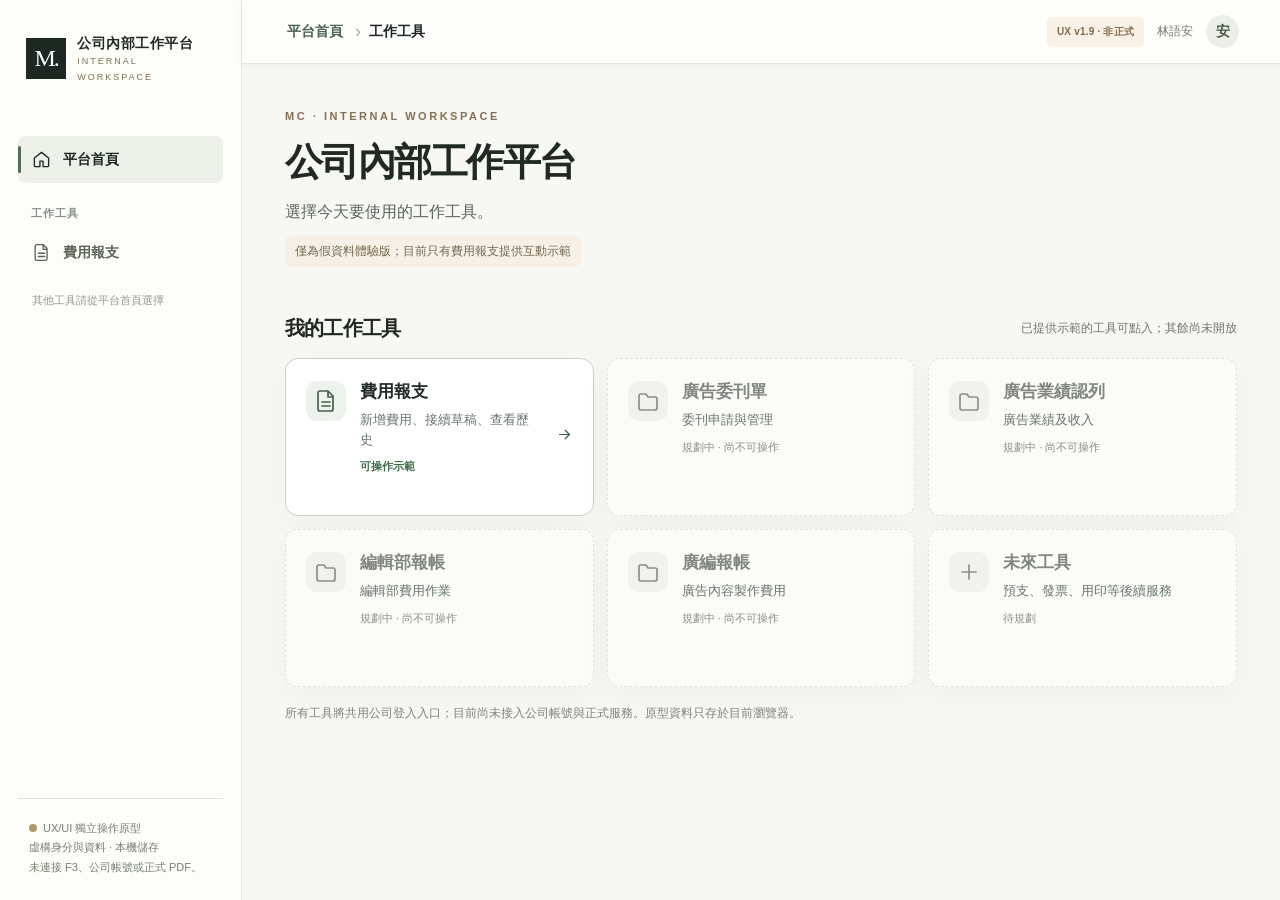
<file: expense-ux-preview/archive/v1.9.html>
<!doctype html>
<html lang="zh-Hant">
<head>
<meta charset="utf-8">
<meta name="viewport" content="width=device-width, initial-scale=1, viewport-fit=cover">
<meta name="color-scheme" content="light">
<meta name="robots" content="noindex,nofollow,noarchive">
<title>MC Workspace · 費用報支｜UX 精簡固定導覽與全流程體驗檢查候選版 v1.9</title>
<style>
:root{--paper:#f7f7f3;--surface:#fff;--ink:#202923;--dark:#1d2823;--muted:#70766e;--line:#e3e5dd;--accent:#957a54;--accent-soft:#f5f0e7;--olive:#426654;--soft-green:#e7eee6;--red:#a43d3a;--soft-red:#faefec;--blue:#3b5c71;--shadow:0 8px 34px rgba(27,35,29,.035);--radius:15px}*{box-sizing:border-box}body{margin:0;background:var(--paper);color:var(--ink);font:14px/1.6 -apple-system,BlinkMacSystemFont,"Noto Sans TC","Microsoft JhengHei",Arial,sans-serif}button,input,textarea,select{font:inherit}button{cursor:pointer}button:disabled{cursor:not-allowed;opacity:.45}a{color:inherit}button:focus-visible,input:focus-visible,textarea:focus-visible,select:focus-visible,[tabindex]:focus-visible{outline:3px solid #8fbbac;outline-offset:3px}.icon{width:19px;height:19px;fill:none;stroke:currentColor;stroke-width:1.7;stroke-linecap:round;stroke-linejoin:round;flex-shrink:0}.icon.sm{width:17px;height:17px}.icon.lg{width:24px;height:24px}.app-shell{display:grid;grid-template-columns:242px minmax(0,1fr);min-height:100vh}.sidebar{background:#fdfdfa;border-right:1px solid var(--line);display:flex;flex-direction:column;padding:28px 18px 22px;position:sticky;top:0;height:100vh}.brand{display:flex;gap:11px;align-items:center;margin-bottom:45px;padding:4px 8px}.brand-symbol{height:41px;width:41px;background:var(--dark);color:white;display:grid;place-items:center;font-family:Georgia,serif;font-size:24px;letter-spacing:-2px}.brand-name{font-size:14px;letter-spacing:.035em;font-weight:800}.brand-en{font:9px/1.7 Arial,sans-serif;letter-spacing:.22em;color:var(--accent)}.nav-caption{font-size:10px;letter-spacing:.19em;color:#999e95;padding:0 15px;margin:0 0 14px;text-transform:uppercase}.nav-item{display:flex;align-items:center;gap:12px;width:100%;min-height:47px;border:0;text-align:left;background:transparent;color:#5b6459;padding:11px 14px;font-weight:650;margin:2px 0;border-radius:8px}.nav-item.active{background:#edf0e9;color:var(--dark);font-weight:800}.nav-item:hover{background:#f2f3ed}.nav-item .nav-count{margin-left:auto;font-size:11px;background:#ede7db;color:#7f6846;border-radius:20px;padding:1px 7px}.side-foot{margin-top:auto;border-top:1px solid var(--line);padding:20px 11px 0;font-size:11px;color:#777f73;line-height:1.8}.mini-dot{width:8px;height:8px;border-radius:100%;background:#b1976d;display:inline-block;margin-right:6px}.main{min-width:0}.topbar{height:73px;background:rgba(255,255,255,.82);border-bottom:1px solid var(--line);display:flex;align-items:center;justify-content:space-between;padding:0 41px;gap:16px}.breadcrumbs{color:var(--muted);font-size:12px}.breadcrumbs b{color:var(--ink);font-weight:650}.topright{display:flex;align-items:center;gap:13px}.test-tag{color:#806b4e;background:#f7f1e6;font-weight:750;font-size:10px;letter-spacing:.02em;border-radius:5px;padding:7px 10px}.user-bubble{width:33px;height:33px;background:#ecefe7;border-radius:50%;display:grid;place-items:center;color:#4a5a4b;font-weight:800}.content{max-width:1440px;margin:auto;padding:38px 43px 110px}.eyebrow{color:var(--accent);text-transform:uppercase;letter-spacing:.23em;font:700 11px Arial,sans-serif}.serif{font-family:Georgia,"Times New Roman",serif;letter-spacing:-.04em}.page-title{font-size:32px;line-height:1.35;margin:12px 0 7px;font-weight:750;letter-spacing:-.06em}.subtext{color:var(--muted);font-size:13px;margin:0}.page-head{display:flex;align-items:end;justify-content:space-between;gap:18px;margin-bottom:27px}.btn{border:1px solid transparent;display:inline-flex;justify-content:center;align-items:center;gap:9px;min-height:43px;padding:9px 17px;border-radius:8px;font-weight:750;text-decoration:none;white-space:nowrap;transition:background .15s,border-color .15s}.btn.primary{color:#fff;background:var(--dark);border-color:var(--dark)}.btn.primary:hover{background:#354137}.btn.secondary{background:white;color:var(--dark);border-color:#cbd0c5}.btn.secondary:hover,.btn.tertiary:hover{background:#f1f2ec}.btn.tertiary{background:transparent;color:#546457}.btn.danger{background:var(--red);color:#fff}.btn.gold{background:var(--accent-soft);color:#745b34}.btn.small{padding:7px 11px;min-height:34px;font-size:12px}.icon-btn{width:44px;height:44px;border-radius:8px;border:1px solid transparent;background:transparent;color:#526055;display:inline-grid;place-items:center}.icon-btn:hover{background:#f0f1ec}.icon-btn.danger:hover{color:var(--red);background:var(--soft-red)}.btnline{display:flex;gap:10px;align-items:center;flex-wrap:wrap}.card{background:var(--surface);border:1px solid var(--line);border-radius:var(--radius);box-shadow:var(--shadow)}.hero{display:grid;grid-template-columns:1.2fr .8fr;gap:30px;padding:44px 45px;background:linear-gradient(109deg,#f2f1e9 5%,#fff 65%,#f6f3eb 100%);border:1px solid #e8e6dc;border-radius:17px;position:relative;overflow:hidden}.hero:after{content:"";position:absolute;right:-40px;bottom:-120px;width:390px;height:390px;border:1px solid rgba(117,98,66,.16);border-radius:50%;box-shadow:0 0 0 55px rgba(117,98,66,.026),0 0 0 110px rgba(117,98,66,.018);pointer-events:none}.hero h1{font-size:41px;letter-spacing:-.065em;margin:12px 0 16px;line-height:1.3;max-width:590px}.hero p{max-width:550px;color:#666e65}.hero-counter{align-self:center;justify-self:end;position:relative;z-index:1;text-align:right;padding-right:36px}.hero-counter .num{font:italic 74px/1 Georgia,serif;color:#887452}.hero-counter .sub{font-size:12px;color:#837d72;margin-top:6px}.tools{display:grid;grid-template-columns:repeat(3,minmax(0,1fr));gap:14px;margin-top:18px}.tool{background:#fff;border:1px solid var(--line);border-radius:12px;min-height:160px;text-align:left;padding:24px;display:flex;flex-direction:column;align-items:start;gap:12px}.tool:not(:disabled):hover{border-color:#b7ab95;background:#fffdf9}.tool h3{font-size:16px;margin:0}.tool p{font-size:12px;color:var(--muted);margin:0}.section-head{display:flex;justify-content:space-between;align-items:center;margin:34px 0 13px}.section-head h2{font-size:20px;margin:0;letter-spacing:-.04em}.status{display:inline-flex;align-items:center;gap:5px;border-radius:5px;background:var(--soft-green);color:#3e654b;padding:3px 9px;font-size:11px;font-weight:750}.status.void{background:var(--soft-red);color:#9e5049}.status.draft{background:var(--accent-soft);color:#8b714b}.tag{display:inline-block;background:#f2f3ed;color:#606b5f;border-radius:5px;padding:3px 7px;font-size:11px}.overview{display:grid;grid-template-columns:repeat(3,minmax(0,1fr));gap:12px;margin:20px 0 0}.kpi{padding:24px;border:1px solid var(--line);background:#fff;border-radius:12px}.kpi strong{display:block;font:36px/1.3 Georgia,serif;margin:7px 0}.kpi span,.kpi small{color:var(--muted);font-size:12px}.tabs{display:flex;gap:18px;border-bottom:1px solid var(--line);margin:24px 0}.tab{border:0;border-bottom:2px solid transparent;background:transparent;padding:12px 4px;font-weight:750;color:#848b83}.tab.active{border-color:var(--dark);color:var(--dark)}.record-wrap{overflow-x:auto}.record-table{width:100%;border-collapse:collapse;min-width:730px;font-size:13px}.record-table th{text-align:left;letter-spacing:.06em;text-transform:uppercase;font-size:10px;color:#8d968c;background:#fafbf8;padding:14px 18px;font-weight:700}.record-table td{border-top:1px solid #eef0eb;padding:16px 18px}.record-table tr:hover td{background:#fcfcfa}.record-table tbody tr:focus-within{background:#fcfcfa}.mono{font-variant-numeric:tabular-nums;font-feature-settings:"tnum";font-family:ui-monospace,"SFMono-Regular",Consolas,monospace;letter-spacing:-.035em}.amount{text-align:right;white-space:nowrap;font-variant-numeric:tabular-nums;font-feature-settings:"tnum";font-family:ui-monospace,"SFMono-Regular",Consolas,monospace}.history-search{display:flex;gap:10px;align-items:center;flex-wrap:wrap;padding:17px;border-bottom:1px solid var(--line)}.searchbox{display:flex;align-items:center;gap:8px;border:1px solid #d9dfd6;background:white;border-radius:8px;padding:0 11px;min-height:43px;flex:1;min-width:185px}.searchbox input{outline:0;border:0;min-width:0;width:100%;font-size:13px}.searchbox:focus-within{outline:2px solid #a0c4b4}.select{border:1px solid #d6dcd2;border-radius:8px;background:white;min-height:42px;padding:8px 12px;color:var(--ink)}.empty{text-align:center;padding:44px 20px;color:var(--muted)}.menu-wrap{position:relative;display:inline-block}.popup-menu{position:absolute;z-index:40;right:0;top:100%;width:180px;padding:6px;box-shadow:0 12px 36px #1f292122;background:#fff;border:1px solid var(--line);border-radius:10px}.popup-menu button{display:flex;align-items:center;gap:10px;border:0;background:white;padding:12px;width:100%;border-radius:6px;text-align:left;min-height:42px;color:var(--ink)}.popup-menu button:hover{background:#f6f7f3}.popup-menu button.danger{color:var(--red)}.form-layout{display:grid;grid-template-columns:minmax(0,1fr) 304px;gap:22px;align-items:start}.form-main{display:flex;flex-direction:column;gap:18px;min-width:0}.form-card{padding:26px 29px}.form-card h2{font-size:19px;letter-spacing:-.05em;margin:0 0 18px}.step-head{display:flex;align-items:center;justify-content:space-between;gap:10px}.step-num{font:italic 22px Georgia,serif;color:#9d8969;margin-right:10px}.grid-fields{display:grid;grid-template-columns:repeat(2,minmax(0,1fr));gap:16px 18px}.field{min-width:0;display:flex;flex-direction:column;gap:6px}.field.wide{grid-column:1/-1}.field label{font-size:12px;color:#535c54;font-weight:700}.field .required{color:#ac6247}.field input,.field select,.field textarea{background:white;border:1px solid #ced5cb;border-radius:8px;width:100%;min-height:44px;padding:10px 13px;color:var(--ink);font-size:14px;outline:0}.field textarea{resize:vertical;min-height:70px}.field input:focus,.field select:focus,.field textarea:focus{border-color:#738f77;box-shadow:0 0 0 2px #dce8da}.field input[disabled]{background:#f4f5f0;color:#657068}.hint{color:#899087;font-size:11px;line-height:1.6}.mini-note{font-size:12px;color:var(--muted)}.error-text{font-size:11px;color:var(--red);font-weight:750;min-height:0}.field.has-error input,.field.has-error select{border-color:var(--red);background:#fffafa}.combo{position:relative}.combo-input{position:relative}.combo-input .icon{position:absolute;right:13px;top:13px;color:#758076;pointer-events:none}.combo input{padding-right:40px}.options{position:absolute;top:calc(100% + 6px);width:100%;max-height:230px;overflow-y:auto;z-index:20;background:white;border:1px solid #cfd4c8;border-radius:9px;box-shadow:0 12px 30px #1c2e2020;padding:5px}.options[hidden]{display:none}.option{width:100%;border:0;text-align:left;background:white;border-radius:6px;display:block;padding:10px 12px;color:var(--ink);font-size:13px}.option:hover,.option.active{background:#eef2e9}.option-meta{display:block;font-size:11px;color:#777d74}.tiny-link{border:0;background:none;padding:7px 1px;color:#806747;font-size:12px;text-align:left;font-weight:750;cursor:pointer}.tiny-link:hover{text-decoration:underline}.segment{display:flex;background:#f2f3ef;border-radius:9px;padding:4px;gap:2px}.segment button{border:0;background:transparent;flex:1;border-radius:6px;padding:9px 10px;min-height:39px;font-weight:750;color:#757c74}.segment button.active{background:#fff;color:var(--dark);box-shadow:0 1px 4px #1e251910}.detail-list{display:flex;flex-direction:column;gap:0}.detail-item{display:grid;grid-template-columns:minmax(0,1fr) 160px 118px;gap:15px;align-items:center;padding:17px 0;border-top:1px solid #ecede8}.detail-item:first-child{border-top:0}.detail-item strong{font-size:14px}.detail-item small{font-size:11px;color:var(--muted);display:block;margin-top:3px}.detail-actions{display:flex;align-items:center;justify-content:end;gap:0}.detail-badge{background:#f5f5ef;color:#7a846f;padding:3px 6px;border-radius:4px;font-size:10px}.summary-panel{padding:25px;position:sticky;top:23px}.summary-title{display:flex;justify-content:space-between;align-items:center;padding-bottom:15px;border-bottom:1px solid var(--line)}.summary-panel h2{font-size:18px;margin:0}.money-grid{margin:19px 0}.money-line{display:grid;grid-template-columns:minmax(90px,1fr) 140px;gap:10px;margin:12px 0;align-items:center}.money-line .name{font-size:12px;color:#687167}.money-line.total{border-top:1px solid var(--line);padding-top:17px;margin-top:18px}.money-line.total .name{font-weight:800;color:var(--dark)}.money-line.total .amount{font-size:20px;font-weight:800;color:#233b2b}.account-amount{display:flex;justify-content:flex-end;align-items:baseline;font-variant-numeric:tabular-nums;font-family:ui-monospace,"SFMono-Regular",Consolas,monospace;white-space:nowrap;letter-spacing:-.035em}.account-amount .account-digits{text-align:right;min-width:8ch}.account-amount .account-paren{display:inline-block;width:1ch;text-align:center}.account-amount.is-negative{color:#8d4d48}.summary-panel .btn{width:100%;margin:6px 0}.safe-note{font-size:11px;color:#738076;line-height:1.7;border-top:1px solid var(--line);padding-top:16px;margin-top:16px}.notice{background:#f4f5f0;padding:13px 15px;border-radius:9px;color:#546254;font-size:12px}.notice.warn{background:#fbf5ea;color:#865f31}.notice.error{background:var(--soft-red);color:#8b4842}.notice strong{font-weight:800}.fixed-mobile-cta{display:none}.modal-scrim{position:fixed;inset:0;background:#17251bc9;z-index:100;display:flex;justify-content:center;align-items:center;padding:20px}.modal{background:white;width:min(620px,100%);max-height:min(90vh,900px);overflow-y:auto;border-radius:14px;padding:30px;box-shadow:0 32px 70px #0004}.modal.wide{width:min(760px,100%)}.modal header{display:flex;align-items:start;justify-content:space-between;gap:12px}.modal h2{margin:0;font-size:24px;letter-spacing:-.05em}.modal h3{margin:20px 0 8px;font-size:15px}.modal p{color:#69736a}.modal-footer{display:flex;gap:10px;justify-content:flex-end;margin-top:25px;flex-wrap:wrap}.review-summary{border:1px solid var(--line);padding:20px;border-radius:10px;margin:20px 0}.review-list{padding:0;margin:10px 0;list-style:none}.review-list li{display:flex;justify-content:space-between;gap:16px;padding:11px 0;border-bottom:1px solid #eef0eb}.review-list li:last-child{border-bottom:0}.checklabel{display:flex;gap:10px;align-items:flex-start;cursor:pointer;background:#f7f8f4;padding:13px;border-radius:8px;margin-top:15px}.checklabel input{margin-top:5px;accent-color:var(--olive);width:17px;height:17px}.success-header{display:flex;align-items:center;gap:15px;padding:20px;background:#edf3e9;border-radius:9px;margin-bottom:20px}.success-check{width:50px;height:50px;background:#456652;border-radius:50%;display:grid;place-items:center;color:white}.success-header h2{margin:0;font-size:23px}.success-number{font-size:16px;font-weight:800;letter-spacing:.02em;word-break:break-word}.doc-row{display:flex;justify-content:space-between;gap:12px;border:1px solid var(--line);padding:13px 15px;border-radius:9px;margin:10px 0;align-items:center}.timeline{counter-reset:step;list-style:none;padding:0;margin:18px 0}.timeline li{display:flex;gap:12px;align-items:flex-start;padding:9px 0;color:#536156}.timeline li .bubble{display:grid;place-items:center;width:24px;height:24px;flex-shrink:0;border-radius:50%;background:#e8ebe3;color:#45564b;font-size:12px;font-weight:800}.toast{position:fixed;bottom:26px;left:50%;transform:translate(-50%,15px);background:var(--dark);color:white;padding:13px 18px;border-radius:8px;box-shadow:0 12px 35px #12191433;font-size:13px;max-width:min(90vw,600px);opacity:0;pointer-events:none;transition:.2s;z-index:200}.toast.show{opacity:1;transform:translate(-50%,0)}.small{font-size:12px}.mt15{margin-top:15px}.muted{color:var(--muted)}.hidden{display:none!important}.right{text-align:right}.dot-divider{display:inline-block;margin:0 10px;color:#b8bcb4}.help-badge{font-size:11px;background:#f4f2e8;color:#856c46;border-radius:3px;padding:3px 7px}.mobile-only{display:none}@media(max-width:1120px){.app-shell{grid-template-columns:200px minmax(0,1fr)}.content{padding:27px 24px 95px}.topbar{padding:0 24px}.form-layout{grid-template-columns:minmax(0,1fr) 255px}.form-card{padding:22px}.summary-panel{padding:20px}.money-line{grid-template-columns:minmax(70px,1fr) 128px}.money-line.total .amount{font-size:17px}}@media(max-width:860px){.form-layout{grid-template-columns:1fr}.summary-panel{position:static;grid-row:1}.summary-panel .form-actions{display:none}.summary-panel .safe-note{display:none}.money-grid{display:grid;grid-template-columns:repeat(3,1fr);gap:8px;margin:15px 0 0}.money-line,.money-line.total{display:block;margin:0;padding:0;border:0}.money-line .name{display:block}.money-line .amount,.money-line.total .amount{justify-content:start;margin-top:3px;font-size:16px}.account-amount .account-digits{min-width:0}.account-amount .account-paren{width:.8ch}.fixed-mobile-cta{display:flex;position:sticky;bottom:0;background:#ffffffeb;backdrop-filter:blur(12px);border-top:1px solid var(--line);padding:10px 14px;z-index:25;align-items:center;justify-content:space-between;gap:9px;margin:20px -24px -90px}.tools{grid-template-columns:repeat(2,minmax(0,1fr))}}@media(max-width:700px){.app-shell{display:block}.sidebar{height:auto;position:static;padding:11px 14px;border-bottom:1px solid var(--line);gap:0}.brand{padding:4px 0;margin:0}.brand-symbol{width:34px;height:34px;font-size:20px}.brand-name{font-size:12px}.brand-en{font-size:8px}.nav-caption,.side-foot{display:none}.sidebar nav{display:none}.topbar{height:auto;min-height:46px;padding:8px 15px}.topright{gap:6px}.test-tag{font-size:9px;padding:5px 7px}.user-bubble{display:none}.content{padding:24px 16px 86px}.page-title{font-size:29px}.page-head{align-items:start;flex-wrap:wrap}.page-head .btn{width:auto}.hero{grid-template-columns:1fr;padding:26px}.hero h1{font-size:31px}.hero-counter{display:none}.tools{gap:10px}.tool{min-height:135px;padding:15px}.tool h3{font-size:14px}.tool p{font-size:11px}.overview{gap:8px}.kpi{padding:15px}.kpi strong{font-size:28px}.tab{font-size:12px}.form-card{padding:19px 16px}.grid-fields{grid-template-columns:1fr;gap:14px}.detail-item{grid-template-columns:minmax(0,1fr) 95px;gap:7px}.detail-actions{grid-column:1/-1;justify-content:end}.detail-item .amount{font-size:12px}.summary-panel{padding:18px}.money-grid{gap:7px}.money-line .name{font-size:10px}.money-line .amount,.money-line.total .amount{font-size:13px}.fixed-mobile-cta{margin:18px -16px -79px;bottom:0}.fixed-mobile-cta .btn{min-height:44px}.modal{padding:22px 18px}.modal h2{font-size:20px}.modal-footer .btn{flex:1}.mobile-only{display:initial}.history-search{padding:12px}.record-table{min-width:710px}}@media(prefers-reduced-motion:reduce){*{scroll-behavior:auto!important;transition:none!important}}

.history-search .select[type="date"]{width:148px;max-width:100%}@media(max-width:700px){.history-search .select[type="date"]{width:calc(50% - 5px)}}
.option-create{border-top:1px solid var(--line);margin-top:3px;color:#806641;font-weight:750}

/* v1.1 mobile-first workflow refinement — no fixed or sticky bottom action controls */
:root{--accent:#847055}
.form-layout.is-empty{grid-template-columns:minmax(0,920px)}
.form-layout .form-main{gap:15px}
.form-layout .form-card{border-radius:12px}
.form-card .step-head h2{margin:0 0 15px}
.form-card .step-head{margin-bottom:2px}
.save-control{display:flex;flex-direction:column;align-items:flex-end;gap:3px;max-width:100%}
.save-badge{display:inline-flex;align-items:center;gap:8px;padding:9px 11px;border:1px solid #d9dfd3;background:#f6f8f3;border-radius:8px;color:#617061;font-size:11px;line-height:1.35;max-width:100%}
.save-badge .save-dot{width:7px;height:7px;flex:0 0 7px;background:#adb5a6;border-radius:50%}
.save-badge[data-state="saved"] .save-dot{background:#447860}
.save-badge[data-state="saving"] .save-dot{background:#b78c3d}
.save-badge[data-state="error"]{color:#8b4a40;background:#fff2ef;border-color:#e8b9b0}
.save-badge[data-state="error"] .save-dot{background:#b64a3b}
.readonly-field{min-height:44px;background:#f7f7f3;border:1px solid #e8ebe4;border-radius:8px;padding:11px 13px;color:#536256;font-size:13px;display:flex;align-items:center}
.compact-header{padding-top:18px;padding-bottom:17px}
.compact-title{display:flex;justify-content:space-between;align-items:center;gap:12px}
.compact-header .eyebrow{font-size:10px;color:#76806d;letter-spacing:1.2px;margin:0 0 7px}
.compact-header h2{font-size:19px;margin:0 0 5px;overflow-wrap:anywhere;line-height:1.35}
.section-footer{display:flex;justify-content:flex-end;margin-top:10px}
.btn.textual{background:none;border:0;color:#7d674b;min-height:40px;font-weight:700;padding:7px 9px}
.btn.textual:hover{background:#f6f2eb}
.detail-card{scroll-margin-top:22px}
.detail-description{min-width:0;overflow-wrap:anywhere}
.detail-money{min-width:0;display:flex;flex-direction:column;align-items:flex-end;gap:4px}
.detail-item{grid-template-columns:minmax(0,1fr) minmax(132px,auto) 112px;gap:10px}
.detail-item.recent-detail{background:#f5f8f1;border-left:3px solid #819579;padding-left:12px;padding-right:7px}
.detail-bottom{display:flex;justify-content:space-between;align-items:center;flex-wrap:wrap;gap:9px;border-top:1px solid var(--line);margin-top:6px;padding-top:17px}
.detail-bottom .btn{min-height:44px}
.mini-overview{display:none}
.inline-feedback{display:flex;align-items:center;flex-wrap:wrap;gap:9px;padding:12px 13px;margin-bottom:13px;border:1px solid #e4ddc9;border-radius:8px;background:#f9f6ed;color:#765f3e;font-size:12px;line-height:1.5}
.inline-feedback.success{background:#f0f5ed;color:#356246;border-color:#dce9d5}
.inline-feedback .icon{width:16px;height:16px}
#addedNotice{scroll-margin-top:24px}
#lineEditor{scroll-margin-top:22px}
.editor-actions{display:flex;justify-content:flex-end;flex-wrap:wrap;gap:9px;margin-top:19px}
.editor-actions .btn{min-height:46px}
.form-end-actions{padding:21px 25px;display:flex;align-items:center;justify-content:space-between;gap:18px;flex-wrap:wrap}
.form-end-actions h2{font-size:17px;margin:0 0 6px}
.form-end-actions p{color:#72776b;font-size:12px;line-height:1.5;margin:0}
.end-buttons{display:flex;gap:9px;flex-wrap:wrap}
.end-buttons .btn{min-height:46px}
.summary-panel{top:24px;position:sticky;min-width:0}
.summary-panel .safe-note{margin-top:15px}
.summary-panel .money-grid{margin-bottom:10px}
.form-layout .money-line{grid-template-columns:minmax(90px,1fr) minmax(128px,max-content)}
.account-amount{display:inline-grid;grid-template-columns:1ch max-content 1ch;justify-content:end;align-items:baseline;column-gap:0;letter-spacing:0;max-width:100%;font-variant-numeric:tabular-nums;font-feature-settings:'tnum' 1}
.account-amount .account-paren{width:1ch;text-align:center}
.account-amount .account-digits{min-width:8ch;text-align:right;letter-spacing:0}
.summary-panel .account-amount .account-digits{min-width:11ch}
.form-layout .fixed-mobile-cta{display:none!important}
.test-tools{font-size:12px;background:#f8f8f6}
.test-tools summary{cursor:pointer}
.form-card .field input,.form-card .field select{min-height:46px}
.form-card .segment button{min-height:45px}
.form-card button:focus-visible,.save-control button:focus-visible{outline:3px solid #9cbe9e;outline-offset:2px}
@media(max-width:1120px){.form-layout.is-empty{grid-template-columns:minmax(0,1fr)}}
@media(max-width:860px){
 .form-layout{grid-template-columns:1fr}
 .summary-panel{display:none!important}
 .form-layout .form-main{gap:13px}
 .mini-overview{display:block;border:1px solid #e4e9df;background:#f6f8f3;border-radius:9px;padding:12px 14px;margin-bottom:9px}
 .mini-overview-head{font-size:11px;color:#657560;font-weight:700;margin-bottom:9px}
 .mini-overview .money-line,.mini-overview .money-line.total{display:grid;grid-template-columns:1fr max-content;align-items:center;gap:12px;margin:0;padding:6px 0;border:0}
 .mini-overview .money-line.total{border-top:1px solid #dce3d6;margin-top:7px;padding-top:10px}
 .mini-overview .money-line .name{font-size:12px;display:block}
 .mini-overview .money-line .amount,.mini-overview .money-line.total .amount{justify-content:end;margin:0;font-size:15px}
 .mini-overview .money-line.total .amount{font-size:19px}
 .mini-overview .account-digits{min-width:11ch}
 .form-end-actions{padding:19px}
}
@media(max-width:700px){
 .sidebar nav{display:flex;gap:3px;overflow-x:auto;margin:10px -3px 0;padding:0 0 4px;scrollbar-width:thin;white-space:nowrap}
 .sidebar nav .nav-item{width:auto;flex:none;padding:9px 10px;gap:5px;min-height:41px;border-radius:7px;font-size:11px}
 .sidebar nav .nav-item .icon{width:15px;height:15px}
 .content{padding-bottom:35px}
 .page-head{gap:10px;margin-bottom:16px}
 .page-head .subtext{font-size:12px;line-height:1.55}
 .save-control{align-items:flex-start;width:100%}
 .save-badge{font-size:11px;padding:7px 9px}
 .form-card{padding:17px 15px}
 .compact-title{align-items:flex-start}
 .compact-header h2{font-size:18px}
 .compact-header .btn{white-space:nowrap;min-height:42px;padding:9px 10px}
 .detail-item{grid-template-columns:minmax(0,1fr) max-content;gap:7px;padding:14px 0}
 .detail-item strong{font-size:14px}
 .detail-money{align-self:start}
 .detail-money .account-digits{min-width:0}
 .detail-item .detail-actions{grid-column:1/-1;justify-content:flex-end;margin-top:2px;gap:5px}
 .detail-actions button{width:44px;height:44px}
 .detail-bottom{justify-content:space-between}
 .detail-bottom .btn{width:100%;justify-content:center}
 .form-end-actions{display:block;padding:20px 16px}
 .end-buttons{margin-top:16px;display:flex;flex-direction:column}
 .end-buttons .btn{width:100%;min-height:49px}
 .editor-actions{display:flex;flex-direction:column}
 .editor-actions .btn{width:100%;min-height:49px}
 .mini-overview .money-line.total .amount{font-size:18px}
 .form-layout .account-amount .account-digits{min-width:8ch}
 .money-line .name{font-size:12px!important}
 .form-layout .money-line.total .account-amount{font-size:18px}
 .record-wrap{overflow-x:auto}
}
/* All amounts share a reserved trailing parenthesis column. Open parenthesis hugs the number. */
.account-amount{display:inline-grid;grid-template-columns:minmax(0,1fr) 1ch;min-width:10ch;justify-content:end;align-items:baseline;max-width:100%;font-variant-numeric:tabular-nums}
.account-amount .account-value{display:flex;align-items:baseline;justify-content:flex-end;white-space:nowrap;min-width:0}
.account-amount .account-digits{min-width:0!important;letter-spacing:0;flex:0 0 auto}
.account-amount .account-value .account-paren{width:auto!important;flex:0 0 auto}
.account-amount > .account-paren{width:1ch!important;text-align:center}
.account-amount{grid-template-columns:minmax(0,1fr) 12px}
.account-amount > .account-paren{width:12px!important}

/* v1.2: one unambiguous action per stage, genuine local photo preview without OCR claims */
.receipt-entry{display:flex;align-items:center;justify-content:space-between;gap:12px;padding:11px 14px;margin:0 0 20px;border:1px solid #e7e5db;border-radius:9px;background:#faf9f5}
.receipt-entry strong,.receipt-entry span{display:block;font-size:12px}.receipt-entry span{font-size:11px;color:#757d75}
.receipt-entry .btn{white-space:normal;text-align:center;min-height:44px;flex-shrink:0}
.photo-preview{margin:16px 0;padding:12px;border:1px solid var(--line);border-radius:9px;max-height:250px;overflow:hidden;text-align:center;background:#fbfbf7}
.photo-preview img{max-width:100%;max-height:210px;object-fit:contain}
.photo-preview[hidden]{display:none!important}
#voucherPhoto{min-height:45px;padding:8px 10px;border:1px dashed #bac6b9;border-radius:8px;width:100%}
@media(max-width:700px){.receipt-entry{flex-direction:column;align-items:stretch}.receipt-entry .btn{width:100%}.form-card .editor-actions .btn.primary{width:100%}}

/* v1.2 proactive audit: history and drafts must not become sideways-scrolling spreadsheets on phones. */
@media(max-width:700px){
 .record-wrap{overflow:visible}
 .record-table{min-width:0;width:100%;display:block}
 .record-table thead{display:none}
 .record-table tbody{display:grid;gap:12px}
 .record-table tbody tr{display:grid;grid-template-columns:1fr 1fr;gap:0 10px;background:white;border:1px solid var(--line);border-radius:10px;padding:12px 10px}
 .record-table tbody td{display:block;border:0;padding:7px;overflow-wrap:anywhere;min-width:0}
 .record-table tbody td:first-child,.record-table tbody td:last-child{grid-column:1/-1}
 .record-table tbody td:nth-child(2)::before,.record-table tbody td:nth-child(3)::before,.record-table tbody td:nth-child(4)::before,.record-table tbody td:nth-child(5)::before{display:block;font-size:10px;color:var(--muted);margin-bottom:3px}
 .record-table[data-view="claims"] td:nth-child(2)::before{content:'報支日期'}
 .record-table[data-view="claims"] td:nth-child(3)::before{content:'費用明細'}
 .record-table[data-view="claims"] td:nth-child(4)::before{content:'應付／應退'}
 .record-table[data-view="claims"] td:nth-child(5)::before{content:'單據狀態'}
 .record-table[data-view="drafts"] td:nth-child(2)::before{content:'費用明細'}
 .record-table[data-view="drafts"] td:nth-child(3)::before{content:'更新時間'}
 .record-table[data-view="drafts"] td:nth-child(4)::before{content:'應付／應退'}
 .record-table .btnline{gap:4px}
}


/* v1.3: editorial compact work area, persistent minimal title; independent F3/F2 prototype */
.topbar{position:sticky;top:0;z-index:45;min-height:64px;height:auto;padding-top:9px;padding-bottom:9px;backdrop-filter:blur(14px);box-shadow:0 2px 11px rgba(20,34,24,.035)}
.top-form-title{font-size:15px;letter-spacing:-.02em}
.topbar .save-badge{padding:6px 9px;font-size:11px;white-space:nowrap}
.topbar .save-control{flex-direction:row;align-items:center;gap:9px;flex-shrink:0}
.topbar .save-control .tiny-link{white-space:nowrap}
.summary-panel{top:84px}
.form-layout.is-empty{grid-template-columns:minmax(0,1040px)}
.form-layout:not(.is-empty){grid-template-columns:minmax(0,1fr) minmax(265px,290px);gap:20px}
.form-layout .form-main{min-width:0}
.claim-meta-grid{display:grid;grid-template-columns:repeat(3,minmax(0,1fr));gap:15px 17px}
.claim-meta-grid .claim-reason{grid-column:1/-1}
.claim-meta-grid .claim-reason > .field{width:100%}
.expense-field-set{display:flex;flex-direction:column;gap:16px}
.expense-row{display:grid;gap:14px 16px;align-items:start;min-width:0}
.expense-meta-row{grid-template-columns:minmax(145px,1.05fr) minmax(115px,.65fr) minmax(155px,1fr)}
.expense-purpose-row{grid-template-columns:minmax(190px,1fr) minmax(245px,1.45fr)}
.expense-type-row{grid-template-columns:1fr}
.expense-type-row .segment{max-width:100%;width:min(100%,530px)}
.expense-payment-row{grid-template-columns:minmax(220px,1fr) minmax(125px,150px) minmax(125px,150px)}
.expense-memo-row{grid-template-columns:1fr}
.amount-entry{text-align:right;letter-spacing:0;font-variant-numeric:tabular-nums;font-feature-settings:'tnum' 1;padding-left:8px!important;padding-right:11px!important;min-width:0}
.expense-payment-row .field .hint{font-size:10px;line-height:1.5}
.closing-notes h2{font-size:17px;margin:0 0 15px}
.closing-notes textarea{min-height:70px}
#headerCard,#notesSection,#lineEditor{scroll-margin-top:89px}
@media(max-width:1120px){
 .form-layout:not(.is-empty){grid-template-columns:minmax(0,1fr) minmax(240px,265px);gap:15px}
 .expense-payment-row{grid-template-columns:minmax(180px,1fr) minmax(118px,140px) minmax(118px,140px)}
}
@media(max-width:950px){
 .form-layout:not(.is-empty),.form-layout.is-empty{grid-template-columns:minmax(0,1fr)}
 .expense-meta-row{grid-template-columns:minmax(0,1fr) minmax(0,.7fr) minmax(0,1fr)}
 .expense-payment-row{grid-template-columns:minmax(0,1fr) minmax(125px,150px) minmax(125px,150px)}
}
@media(max-width:700px){
 .topbar{min-height:52px;padding:7px 12px}
 .topbar .workspace-word,.topbar .top-username,.topbar .user-bubble{display:none}
 .topbar .topright{gap:7px}
 .topbar .test-tag{display:none}
 .topbar .save-badge{font-size:10px;white-space:normal;max-width:154px;padding:5px 7px}
 .top-form-title{font-size:14px}
 .claim-meta-grid{grid-template-columns:1fr 1fr;gap:12px}
 .claim-meta-grid .claim-reason{grid-column:1/-1}
 .claim-meta-grid > .field:nth-child(3){grid-column:1/-1}
 .expense-meta-row{grid-template-columns:minmax(0,1fr) minmax(0,.75fr)}
 .expense-meta-row > .field:nth-child(3){grid-column:1/-1}
 .expense-purpose-row{grid-template-columns:1fr}
 .expense-payment-row{grid-template-columns:repeat(2,minmax(0,1fr));gap:13px 10px}
 .expense-payment-row > .field:first-child{grid-column:1/-1}
 .expense-type-row .segment{width:100%}
 #headerCard,#notesSection,#lineEditor,.detail-card{scroll-margin-top:66px}
}
@media(max-width:360px){
 .topbar .save-badge{max-width:135px;font-size:10px}
 .expense-meta-row{grid-template-columns:1fr}
 .expense-meta-row > .field:nth-child(3){grid-column:auto}
 .expense-payment-row{grid-template-columns:1fr 1fr}
 .expense-payment-row .amount-entry{font-size:13px}
}

/* v1.3 compact back navigation remains available after scrolling */
.topbar .breadcrumbs{display:flex;align-items:center;gap:8px;min-width:0}
.topbar-back{background:transparent;border:1px solid #d8ded4;color:#536658;border-radius:7px;display:inline-grid;place-items:center;width:36px;height:36px;flex:0 0 36px;padding:0}
.topbar-back:hover{background:#f0f3ed}
.topbar-back:focus-visible{outline:3px solid #9cbe9e;outline-offset:2px}
@media(max-width:700px){.topbar-back{width:34px;height:34px;flex-basis:34px}}


/* v1.4: real responsive reflow / readable claim history.
   Design-only override. No monetary, submission, PDF, or storage logic changed.
   IMPORTANT: the breakpoint is based on usable form width, not only screen width. */

/* Keep page grid from forcing internal form fields beyond their card. A narrow
   DESKTOP window still has a 242px sidebar, so the v1.3 950px breakpoint was too late. */
@media (max-width:1240px) {
  .form-layout:not(.is-empty) { grid-template-columns: minmax(0,1fr); }
  .form-layout:not(.is-empty) > .summary-panel { position:static; width:100%; }
}

/* The inline-size of the actual form, not the browser window, controls columns.
   This also works when a future platform embeds the form in a narrower panel. */
.form-layout .form-main { container-name: claim-form; container-type: inline-size; }
.expense-row > .field,
.expense-row > .field .combo,
.expense-row > .field .combo-input,
.expense-row > .field input,
.expense-row > .field select,
.expense-row > .field textarea { min-width:0; max-width:100%; }

@container claim-form (max-width:700px) {
  .claim-meta-grid { grid-template-columns:repeat(2,minmax(0,1fr)); }
  .claim-meta-grid > .field:nth-child(3), .claim-meta-grid .claim-reason { grid-column:1/-1; }
  .expense-meta-row { grid-template-columns: minmax(0,1.1fr) minmax(0,.8fr); }
  .expense-meta-row > .field:nth-child(3) { grid-column:1/-1; }
  .expense-purpose-row { grid-template-columns:minmax(0,1fr); }
  .expense-payment-row { grid-template-columns:repeat(2,minmax(0,1fr)); gap:13px 12px; }
  .expense-payment-row > .field:first-child { grid-column:1/-1; }
  .expense-type-row .segment { width:100%; }
}
@container claim-form (max-width:330px) {
  .expense-meta-row { grid-template-columns:minmax(0,1fr); }
  .expense-meta-row > .field:nth-child(3) { grid-column:auto; }
}

/* Legibility: real typography, rather than shrinking the entire table to fit. */
.record-wrap { container: claim-history / inline-size; }
.record-table { font-size:15px; line-height:1.6; }
.record-table th {
  font-size:13.5px; line-height:1.45; color:#465149;
  text-transform:none; letter-spacing:0; font-weight:750; padding:16px 14px;
  white-space:nowrap;
}
.record-table td { padding:18px 14px; vertical-align:middle; }
.record-table td:first-child .tiny-link,
.record-table td:first-child .tiny-link.mono { font-size:14px; font-weight:750; line-height:1.55; }
.record-table td:first-child .small { font-size:13.5px; line-height:1.6; margin-top:3px; }
.record-table td:nth-child(4) { font-variant-numeric:tabular-nums; font-weight:650; }
.record-table .status { font-size:12.5px; padding:5px 10px; }
.record-table .btn.small { font-size:13px; min-height:38px; }
.record-table .btnline { flex-wrap:nowrap; }
.record-table .icon-btn { width:40px;height:40px; }

/* Use readable cards when the actual record-list panel cannot fit six columns.
   The responsive behaviour works even if the viewport is wide but the panel isn't. */
@container claim-history (max-width:900px) {
  .record-table { display:block; min-width:0; width:100%; font-size:15px; }
  .record-table thead { display:none; }
  .record-table tbody { display:grid; gap:12px; padding:13px; }
  .record-table tbody tr {
    display:grid; grid-template-columns:repeat(2,minmax(0,1fr));
    gap:0 12px; background:#fff; border:1px solid var(--line);
    border-radius:11px; padding:12px 14px;
  }
  .record-table tbody td {
    display:block; min-width:0; overflow-wrap:anywhere;
    padding:9px 4px; border:0; font-size:15px;
  }
  .record-table tbody td:first-child,
  .record-table tbody td:last-child { grid-column:1/-1; }
  .record-table tbody td:first-child { border-bottom:1px solid var(--line); padding-bottom:12px; }
  .record-table tbody td:last-child { padding-top:12px; }
  .record-table tbody td:nth-child(4) { text-align:left; }
  .record-table tbody td:nth-child(2)::before,
  .record-table tbody td:nth-child(3)::before,
  .record-table tbody td:nth-child(4)::before,
  .record-table tbody td:nth-child(5)::before {
    display:block; font-size:12px; font-weight:700; color:#697368; margin-bottom:4px;
  }
  .record-table[data-view="claims"] td:nth-child(2)::before { content:'報支日期'; }
  .record-table[data-view="claims"] td:nth-child(3)::before { content:'費用明細'; }
  .record-table[data-view="claims"] td:nth-child(4)::before { content:'應付／應退'; }
  .record-table[data-view="claims"] td:nth-child(5)::before { content:'單據狀態'; }
  .record-table[data-view="drafts"] td:nth-child(2)::before { content:'費用明細'; }
  .record-table[data-view="drafts"] td:nth-child(3)::before { content:'更新時間'; }
  .record-table[data-view="drafts"] td:nth-child(4)::before { content:'應付／應退'; }
  .record-table .btnline { flex-wrap:wrap; gap:10px; }
}
@media (max-width:500px) {
  .record-table tbody { padding:10px; }
  .record-table tbody tr { padding:10px 12px; }
  .record-table tbody td { font-size:14px; }
  .record-table .btn.small { min-height:42px; }
}

/* v1.5 – implemented editorial concept without inventing business workflows. */
.hero{grid-template-columns:minmax(0,1fr) minmax(210px,.67fr);min-height:270px;align-items:center}
.hero h1{font-size:clamp(32px,3.2vw,45px);margin:12px 0 10px}
.hero p{font-size:14px;margin:0 0 15px}
.hero-counter .num{font-size:clamp(65px,7vw,92px);color:#897354}

.payee-guide{margin:0 0 2px;color:#677166;font-size:13px}
.payee-choices{display:grid;grid-template-columns:repeat(3,minmax(0,1fr));gap:12px;min-width:0}
.payee-choice{min-width:0;min-height:95px;display:grid;grid-template-columns:24px minmax(0,1fr);grid-template-rows:auto auto;column-gap:10px;align-content:center;align-items:center;text-align:left;background:#fcfcfa;border:1px solid #d8ded3;border-radius:10px;padding:13px;white-space:normal;color:var(--dark)}
.payee-choice:hover{background:#f7f9f4;border-color:#9cae9c}
.payee-choice.selected{border:2px solid var(--dark);padding:12px;background:#f4f7ef;box-shadow:0 0 0 2px #e5ede1}
.choice-indicator{grid-row:1/3;display:grid;place-items:center;border:1.7px solid #a9b4a6;border-radius:50%;width:21px;height:21px;font-size:12px;font-weight:800}
.payee-choice.selected .choice-indicator{background:var(--dark);color:#fff;border-color:var(--dark)}
.choice-label{font-size:16px;font-weight:800;line-height:1.4}
.choice-help{font-size:11.5px;color:#6b786d;line-height:1.45;margin-top:4px;overflow-wrap:anywhere}
#payeeTypeChoice:focus{outline:none}
#field-payeeTypeChoice:has(.error-text:not(:empty)) .payee-choices{outline:2px solid #c27e70;outline-offset:3px;border-radius:10px}
#payeeQuery:disabled{background:#f3f5f0;color:#778275;cursor:not-allowed}

/* The reason explains the expense, the document number merely locates it. */
.record-table[data-view="claims"] th:first-child{min-width:245px}
.claim-reason-link{color:#202b24;font-weight:800;font-size:17px;line-height:1.4;text-align:left;border:0;background:transparent;padding:0;max-width:100%;white-space:normal;overflow-wrap:anywhere;text-decoration:none}
.claim-reason-link:hover{text-decoration:underline;text-decoration-color:#a38b66;text-underline-offset:4px}
.claim-id-secondary{font-size:12.5px!important;color:#81897c;line-height:1.55;margin-top:5px;overflow-wrap:anywhere}
.record-table[data-view="claims"] tbody td:first-child{padding-top:18px;padding-bottom:18px}
.record-table[data-view="claims"] tbody td:nth-child(4){font-size:16px}

/* Page top status stays fixed; on wide screens the query strip and table headings remain visible within their list. */
@media (min-width:1100px){
 .history-search{position:sticky;top:64px;z-index:22;background:#fff;box-shadow:0 6px 12px rgba(32,41,35,.035)}
 .record-wrap{overflow:visible}
 .record-table thead th{position:sticky;top:145px;z-index:21;background:#f5f5ee;box-shadow:0 2px 5px rgba(35,40,30,.08)}
}
@media(max-width:1120px){
 .payee-choices{gap:8px}
 .payee-choice{padding:11px;grid-template-columns:21px minmax(0,1fr);column-gap:7px}
 .payee-choice.selected{padding:10px}
}
@media(max-width:880px){
 .payee-choices{grid-template-columns:repeat(3,minmax(0,1fr))}
 .choice-help{font-size:11px}
}
@media(max-width:550px){
 .payee-choices{grid-template-columns:1fr;gap:8px}
 .payee-choice{min-height:64px;grid-template-columns:24px minmax(0,1fr);padding:10px 13px}
 .choice-help{font-size:12px}
 .hero{grid-template-columns:1fr;min-height:0}
 .hero-counter{display:none}
 .claim-reason-link{font-size:17px}
}
@container claim-history (max-width:900px){
 .record-table[data-view="claims"] tbody td:first-child{display:flex;flex-direction:column;align-items:flex-start;gap:4px}
 .record-table[data-view="claims"] .claim-reason-link{font-size:17px;font-weight:800}
 .record-table[data-view="claims"] .claim-id-secondary{font-size:12.5px!important}
}

/* UX v1.6: mobile nav stays reachable without a 200px masthead. App-wide sticky context. */
.mobile-apphead,.mobile-nav-layer,.mobile-filter-toggle{display:none}
.advanced-filters{display:contents}
.filter-clear{background:#fff;border:1px solid var(--line);border-radius:8px;min-height:42px;padding:8px 10px;color:var(--dark);font-weight:650;cursor:pointer}
.history-result-count{padding:9px 19px;font-size:13px;color:#656e63;background:#fff;border-bottom:1px solid var(--line)}
.success-reason{font-size:22px;line-height:1.5;margin:16px 0 0;font-weight:780;overflow-wrap:anywhere}
.success-next-actions{margin-top:18px}
@media(min-width:701px){.topbar{z-index:55}}
@media(max-width:1100px){
 .app-shell{display:block}
 .sidebar{display:none!important}
 .topbar{position:sticky!important;top:0!important;z-index:65;min-height:56px;height:56px;padding:0 12px!important;background:rgba(255,255,255,.97);border-bottom:1px solid #dfe4db;box-shadow:0 3px 15px #1e302512;display:flex;align-items:center;gap:0}
 .desktop-breadcrumbs{display:none!important}
 .mobile-apphead{display:flex;align-items:center;gap:8px;width:100%;min-width:0;justify-content:space-between}
 .mobile-menu-btn{background:white;color:var(--dark);display:inline-flex;align-items:center;justify-content:center;gap:3px;padding:0 9px;height:42px;min-width:65px;border:1px solid #d7ded5;border-radius:9px;font-size:12px;font-weight:760;flex:none}
 .mobile-menu-btn .icon{width:17px;height:17px}
 .mobile-current{display:flex;align-items:center;gap:8px;min-width:0;flex:1;justify-content:center}
 .mobile-brand-symbol{width:32px;height:32px;flex:none;display:grid;place-items:center;background:var(--dark);color:#fff;font:20px Georgia,serif;border-radius:5px}
 .mobile-current-text{display:flex;flex-direction:column;line-height:1.3;min-width:0}
 .mobile-current-text b{font-size:15px;color:var(--dark);overflow:hidden;white-space:nowrap;text-overflow:ellipsis}
 .mobile-current-text small{font-size:10px;color:#7b856f;white-space:nowrap}
 .mobile-save-indicator{display:block;flex:none;width:9px;height:9px;background:#bfa78d;border-radius:50%;border:1px solid white;box-shadow:0 0 0 1px #cdd6c9;margin:0 3px}
 .mobile-save-indicator[data-state=saved]{background:#447859}
 .mobile-save-indicator[data-state=error]{background:#b34d45;box-shadow:0 0 0 2px #f6ddd8}
 .mobile-save-indicator[data-state=saving]{background:#b7955c}
 .topbar .topright{display:none!important}
 .content{padding-top:20px}
 #headerCard,#notesSection,#lineEditor,.detail-card{scroll-margin-top:72px}
 .page-head{margin-bottom:14px}
 .page-title{font-size:27px}
 .hero{padding:24px 20px}
 .mobile-nav-layer{display:block;position:fixed;inset:0;z-index:95}
 .mobile-nav-scrim{position:absolute;inset:0;background:#0d2119aa;border:0;width:100%;height:100%;cursor:pointer}
 .mobile-nav-panel{position:absolute;left:0;top:0;bottom:0;width:min(310px,88vw);background:#fdfefa;padding:calc(18px + env(safe-area-inset-top,0px)) 17px 24px;display:flex;flex-direction:column;box-shadow:6px 0 32px #001b0d38;overflow-y:auto}
 .mobile-nav-heading{display:flex;align-items:start;justify-content:space-between;gap:10px;padding:4px 4px 20px;border-bottom:1px solid var(--line)}
 .mobile-nav-heading .brand-name{font-size:17px}
 .mobile-nav-heading small{color:var(--muted);font-size:12px}
 .mobile-nav-close{display:grid;place-items:center;flex:none;width:44px;height:44px;background:#fff;border:1px solid var(--line);border-radius:8px}
 .mobile-nav-panel nav{padding:18px 0;display:grid;gap:5px}
 .mobile-nav-panel .nav-item{display:flex;font-size:16px;min-height:53px;width:100%;border-radius:9px}
 .mobile-nav-panel .nav-item .icon{width:22px;height:22px}
 .mobile-nav-footer{margin-top:auto;padding:14px 4px 0;color:var(--muted);font-size:12px;border-top:1px solid var(--line)}
 .history-search{display:flex;flex-direction:column;align-items:stretch;gap:9px;padding:12px}
 .history-search .searchbox{flex:none;width:100%;min-width:0;min-height:47px}
 .history-search .searchbox input{font-size:16px}
 .mobile-filter-toggle{display:flex;gap:8px;align-items:center;justify-content:center;width:100%;min-height:44px;border:1px solid #d3dad0;background:#f9faf6;border-radius:9px;color:var(--dark);font-size:14px;font-weight:750}
 .advanced-filters{display:none}
 .advanced-filters.expanded{display:grid;grid-template-columns:1fr 1fr;gap:9px;width:100%}
 .advanced-filters .select{min-width:0;width:100%!important;font-size:14px;min-height:45px}
 .advanced-filters #historyFilter{grid-column:1/-1}
 .advanced-filters .filter-clear{grid-column:1/-1}
 .record-table .claim-reason-link{font-size:18px}
 .record-table td{font-size:14px}
 .record-table tbody tr{padding:14px}
 .record-table td:last-child .btn{min-height:44px}
 .success-reason{font-size:19px}
 .success-next-actions{display:grid;gap:10px}
 .success-next-actions .btn{width:100%;white-space:normal;text-align:center}
 .success-number{font-size:clamp(13px,4vw,18px);overflow-wrap:anywhere;letter-spacing:-.06em}
 .success-header{align-items:flex-start}
 .success-header h2{font-size:20px;line-height:1.4}
 .success-header .success-check{flex:none}
 .modal-scrim{padding:10px;align-items:center}
 .modal{max-height:calc(100dvh - 20px);padding:18px 16px;overflow-y:auto}
 .modal header{position:sticky;top:-19px;z-index:1;background:white;padding:5px 0 9px;border-bottom:1px solid var(--line)}
 .modal .checklabel{font-size:14px}
 .modal-footer{gap:9px}
 .modal-footer .btn{min-width:0;white-space:normal}
}
@media(max-width:360px){
 .mobile-brand-symbol{width:29px;height:29px}
 .mobile-current-text b{font-size:14px}
 .mobile-current-text small{font-size:9px}
 .mobile-menu-btn{min-width:60px;padding:0 6px}
}
@media(prefers-reduced-motion:reduce){.mobile-nav-panel{transition:none!important}}

/* v1.6 second-pass usability audit: visible save state and compact pending tools. */
@media(max-width:700px){
 .mobile-save-indicator{width:auto;height:34px;background:transparent!important;border:0!important;box-shadow:none!important;margin:0;display:flex;align-items:center;gap:5px;font-size:10px;color:#69766b;white-space:nowrap;min-width:0}
 .mobile-save-indicator::before{content:'';display:block;width:7px;height:7px;border-radius:50%;background:#bfa78d;flex:none}
 .mobile-save-indicator[data-state=saved]::before{background:#447859}
 .mobile-save-indicator[data-state=error]::before{background:#b34d45}
 .mobile-save-indicator[data-state=error]{color:#a53d34}
 .mobile-save-label{white-space:nowrap;font-weight:750}
 .tools{display:grid;grid-template-columns:1fr;gap:8px}
 .tools .tool:not(:disabled){min-height:128px}
 .tools .tool:disabled{min-height:0;padding:10px 13px;display:flex;flex-direction:row;align-items:center;gap:12px}
 .tools .tool:disabled .icon{width:18px;height:18px}
 .tools .tool:disabled h3{font-size:14px;font-weight:700}
 .tools .tool:disabled p{margin-left:auto;white-space:nowrap;font-size:12px}
 .overview .kpi{padding:10px 8px}
 .overview .kpi small{font-size:11px}
}
@media(max-width:360px){.mobile-save-label{font-size:9px}}

/* v1.6 detail QA: clear status and accessible overlay. */
body:has(.mobile-nav-layer){overflow:hidden}
.timeline-heading{font-size:15px;color:var(--ink);margin:25px 0 8px}
.success-number-label{margin-top:15px}
@media(max-width:700px){
 .mobile-menu-btn{height:44px}
 .success-reason{margin-top:9px}
 .timeline-heading{font-size:14px}
}

/* UX v1.7 desktop + mobile wayfinding audit */
:root {--nav-hover:#f1f3ed}
.desktop-breadcrumbs {display:flex;align-items:center;gap:8px;min-width:0;white-space:nowrap;font-size:14px}
.desktop-breadcrumbs .crumb-link {color:#4b6052;border:0;background:transparent;padding:8px 4px;font-weight:650;min-height:42px;border-radius:5px}
.desktop-breadcrumbs .crumb-link:hover {background:var(--nav-hover);text-decoration:underline}
.desktop-breadcrumbs b[aria-current=page] {font-weight:800;color:var(--dark)}
.crumb-sep {color:#a6ada1;font-size:18px}
.claim-reason-title {display:block;color:#202b24;font-weight:800;font-size:17px;line-height:1.45;overflow-wrap:anywhere}
.more-actions-btn {border:1px solid #cbd0c5;background:#fff;border-radius:8px;min-height:40px;padding:7px 10px;display:inline-flex;align-items:center;justify-content:center;gap:3px;color:var(--dark);font-size:13px;font-weight:700;white-space:nowrap}
.more-actions-btn:hover,.more-actions-btn[aria-expanded=true]{background:#f1f3ed;border-color:#849889}
.more-actions-btn[aria-expanded=true] .icon{transform:rotate(180deg)}
.record-table th {font-size:13px;letter-spacing:0;text-transform:none;color:#586258;font-weight:800}
.record-table td {font-size:14px}
.record-table td .btn.small {font-size:13px;min-height:40px}
.unavailable-label {display:inline-flex;align-items:center;padding:9px 12px;background:#f5f6f1;color:#626960;border-radius:7px;font-size:13px;border:1px solid #e2e5dc}
.form-end-actions .btn.primary {font-size:14px}
.nav-item.active{position:relative}
.nav-item.active:before {content:'';height:58%;position:absolute;left:0;top:21%;width:3px;border-radius:3px;background:#506e55}
@media(max-width:700px){
 .desktop-breadcrumbs {display:none!important}
 .record-table .claim-reason-title{font-size:18px}
 .more-actions-btn{min-height:44px;font-size:14px}
 .record-table th {font-size:13px}
 .mobile-nav-panel .nav-item.active::before{display:block}
}

/* Meaningful edit actions always include readable labels, including touch devices. */
.detail-item .detail-actions{gap:2px}
.detail-action-btn.icon-btn{width:auto;min-width:42px;min-height:42px;height:auto;padding:5px 6px;display:inline-flex;justify-content:center;align-items:center;gap:3px;font-size:12px;font-weight:700;border-radius:6px}
.detail-action-btn .icon{width:15px;height:15px}
.detail-action-btn.danger{color:#a04740}
@media (min-width:701px){.detail-item{grid-template-columns:minmax(0,1fr) minmax(112px,auto) 148px;gap:6px}}
@media (max-width:700px){.detail-actions .detail-action-btn.icon-btn{min-height:44px;padding:6px 10px;font-size:13px}.mobile-current-text b{font-size:14px}}

/* Desktop filters must say which date is start/end; no icon-only guessing. */
.date-filter-inline{display:inline-flex;align-items:center;gap:5px;white-space:nowrap;font-size:12px;font-weight:750;color:#566155;flex:0 0 auto}
.date-filter-inline .select{width:137px;min-width:0;flex:0 1 auto}
@media(max-width:700px){.date-filter-inline{width:100%;min-width:0;display:flex;flex-direction:column;align-items:stretch;gap:3px}.date-filter-inline .select{width:100%!important;min-width:0;flex:auto}}

/* Sticky column headings follow actual filter height, including wrapped desktop filters. */
@media(min-width:1100px){.record-table thead th{top:var(--history-header-top,145px)}}


/* UX v1.8 — space-efficient history list: readable rather than oversized cards.
   Data projection: same state.records, search, status, dates and net calculations as desktop. */
.compact-history-list{display:none}
.claims-page .record-table[data-view="claims"] tbody td{padding-top:12px;padding-bottom:12px}
.claims-page .record-table[data-view="claims"] tbody td:first-child{padding-top:12px;padding-bottom:12px}
.claims-page .record-table[data-view="claims"] .claim-id-secondary{margin-top:2px}
@container claim-history (max-width:900px){
 .claims-page .record-table[data-view="claims"]{display:none}
 .claims-page .compact-history-list{display:block;padding:0;background:#fff}
 .claims-page .record-wrap{overflow:visible}
 .claims-page .compact-claim{padding:13px 15px 12px;border-top:1px solid var(--line);background:#fff}
 .claims-page .compact-claim:first-child{border-top:0}
 .compact-claim-head{display:grid;grid-template-columns:minmax(0,1fr) auto;align-items:start;gap:9px}
 .compact-claim-name{min-width:0;display:flex;flex-direction:column;gap:2px}
 .compact-reason{font-size:16px;line-height:1.35;font-weight:800;letter-spacing:-.02em;overflow-wrap:anywhere}
 .compact-ref{font-size:10.5px;line-height:1.25;color:#889083;overflow-wrap:anywhere}
 .compact-claim-money{display:flex;flex-direction:column;gap:3px;align-items:flex-end;text-align:right;min-width:0}
 .compact-claim-money .account-amount{font-size:16px;font-weight:800;line-height:1.4;white-space:nowrap}
 .compact-claim-money .status{font-size:11px;padding:1px 7px}
 .compact-claim-tail{display:flex;justify-content:space-between;align-items:center;gap:8px;margin-top:7px;min-width:0}
 .compact-claim-meta{display:flex;align-items:center;gap:6px;color:#687368;font-size:12px;white-space:nowrap;min-width:0;font-variant-numeric:tabular-nums}
 .compact-claim-actions{display:flex;gap:6px;align-items:center;flex:0 0 auto}
 .compact-claim-actions .btn.small,.compact-claim-actions .more-actions-btn{min-height:44px;font-size:12px;padding:7px 9px}
 .compact-claim-actions .more-actions-btn .icon{width:13px;height:13px}
 .compact-claim .popup-menu{min-width:188px;z-index:60}
 .compact-claim:focus-within{background:#fcfdfb}
}
@media(max-width:700px){
 .claims-page .page-head{align-items:center;flex-wrap:nowrap;gap:9px;margin:0 0 9px}
 .claims-page .page-head .eyebrow,.claims-page .page-head .subtext{display:none}
 .claims-page .page-head .page-title{font-size:23px;margin:0;line-height:1.25}
 .claims-page .page-head .btn{min-height:40px;padding:7px 9px;font-size:12px}
 .claims-page .tabs{margin:9px 0 10px}
 .claims-page .tabs .tab{padding:9px 3px}
 .claims-page .history-search{display:grid;grid-template-columns:minmax(0,1fr) auto;gap:8px;padding:11px}
 .claims-page .history-search .searchbox{min-width:0;width:100%;min-height:44px}
 .claims-page .history-search .mobile-filter-toggle{margin:0;min-height:44px;white-space:nowrap;padding:7px 9px;font-size:12px}
 .claims-page .history-search .advanced-filters{grid-column:1/-1}
 .claims-page .history-result-count{padding:5px 13px;font-size:12px}
 .claims-page .compact-claim{padding:12px 11px 11px}
 .claims-page .compact-claim-meta{font-size:11px;gap:4px}
 .claims-page .compact-claim-actions{gap:4px}
 .claims-page .compact-claim-actions .btn.small,.claims-page .compact-claim-actions .more-actions-btn{min-height:44px;padding:6px 8px;font-size:11.5px}
 .claims-page .notice.mt15{font-size:11px}
}
@media(max-width:360px){
 .claims-page .page-head .page-title{font-size:21px}
 .claims-page .page-head .btn{font-size:11px;padding:6px}
 .compact-reason{font-size:15px}
 .compact-claim-tail{flex-wrap:wrap;gap:5px}
 .compact-claim-actions{margin-left:auto}
}


/* v1.9 -- platform/mode separation, action audit and tablet portrait */
.nav-group-label{font-size:11px;letter-spacing:.08em;font-weight:800;color:#879186;padding:20px 13px 4px}
.nav-subgroup{padding-left:12px;margin:0 0 3px 4px;border-left:1px solid #e4e9df}
.nav-subgroup .nav-item{font-size:13px;min-height:42px;padding:8px 11px}
.nav-group-hint{font-size:11px;line-height:1.55;color:#939b91;padding:14px 14px 6px}
.platform-intro{padding:8px 0 11px}
.platform-intro h1{margin:10px 0 6px;font-size:clamp(26px,3vw,38px);letter-spacing:-.045em}
.platform-intro p{font-size:16px;margin:0 0 11px;color:#59665d}
.demo-disclaimer{display:inline-block;font-size:12px;color:#72664f;background:#f6f1e7;border-radius:7px;padding:7px 10px;line-height:1.5}
.workspace-tools{display:grid;grid-template-columns:repeat(3,minmax(0,1fr));gap:13px;margin:14px 0 12px}
.workspace-tools>[role=listitem]{min-width:0}
.workspace-tool-live,.workspace-tool-locked{width:100%;min-height:158px;display:flex;align-items:flex-start;gap:14px;text-align:left;border-radius:13px;border:1px solid #e0e5dc;background:#fff;padding:22px 20px;color:var(--ink);box-shadow:var(--shadow)}
.workspace-tool-live{border-color:#c5d3c4;cursor:pointer;transition:background .18s,border-color .18s,transform .18s}
.workspace-tool-live:hover{background:#f6faf5;border-color:#698d76;transform:translateY(-1px)}
.workspace-tool-locked{background:#fbfbf9;color:#818780;border-style:dashed}
.tool-icon,.shortcut-icon{width:40px;height:40px;display:grid;place-items:center;flex:none;color:#45624e;background:#edf3ec;border-radius:11px}
.workspace-tool-locked .tool-icon{background:#f1f1ee;color:#8a9188}
.tool-body{display:flex;flex-direction:column;gap:6px;flex:1;min-width:0}
.tool-body strong{font-size:17px;font-weight:800;line-height:1.35}
.tool-body small{font-size:13px;color:#69766e;line-height:1.5}
.tool-arrow{align-self:center;color:#3b614a}
.tool-status{font-size:11px;color:#8a8d86;padding-top:4px;line-height:1.4}
.tool-status.live{color:#406c4b;font-weight:800}
.platform-bottom-note{color:#7d8379;margin:17px 0 0;font-size:12px}
.expense-hero{padding-top:34px;padding-bottom:34px}
.expense-hero h1{font-size:38px}
.expense-shortcuts{display:grid;grid-template-columns:repeat(2,minmax(0,1fr));gap:14px}
.shortcut{min-height:137px;border:1px solid var(--line);border-radius:12px;background:white;display:flex;flex-direction:column;text-align:left;align-items:flex-start;gap:5px;padding:20px;color:var(--ink)}
.shortcut:hover{background:#f8faf6;border-color:#a9bdab}
.shortcut strong{font-size:16px}
.shortcut small{font-size:12px;color:var(--muted)}
.shortcut-icon{width:36px;height:36px;margin-bottom:5px}
.shortcut-count{font-variant-numeric:tabular-nums;color:#54755f}
.expense-note{margin-top:20px;max-width:100%}
.icon-only-more{min-height:44px!important;min-width:44px!important;width:44px;padding:0!important;display:inline-grid;place-items:center}
.icon-only-more .icon{width:20px!important;height:20px!important;transform:none!important}
.row-view{gap:4px;min-height:44px!important}
.row-view .icon{height:17px;width:17px}
.record-table td .row-view{min-height:44px}
.compact-claim-actions .row-view{min-height:44px!important}
.compact-claim-actions{flex-shrink:0}
@media(max-width:1250px){.workspace-tools{grid-template-columns:repeat(2,minmax(0,1fr))}}
@media(max-width:1100px){
 .form-layout{grid-template-columns:minmax(0,1fr)!important}
 .app-shell{grid-template-columns:1fr}
 .content{padding:27px 24px 88px}
 .mobile-nav-layer{z-index:95}
 .mobile-nav-panel .nav-subgroup{padding-left:14px}
 .mobile-nav-panel .nav-group-hint{font-size:12px;padding:9px 11px}
 .desktop-breadcrumbs{display:none!important}
 .mobile-apphead{display:flex}
}
@media(max-width:700px){
 .workspace-tools{grid-template-columns:1fr;gap:9px}
 .workspace-tool-live,.workspace-tool-locked{min-height:101px;padding:15px}
 .tool-body strong{font-size:16px}
 .platform-intro{padding-top:0}
 .platform-intro h1{font-size:26px}
 .platform-home .section-head{margin:24px 0 7px}
 .platform-home .section-head .small{display:none}
 .expense-shortcuts{grid-template-columns:1fr;gap:9px}
 .shortcut{min-height:78px;display:grid;grid-template-columns:37px minmax(0,1fr);grid-template-rows:auto auto;align-content:center;column-gap:12px;padding:12px}
 .shortcut-icon{grid-row:1/3;grid-column:1;margin:0}
 .shortcut strong,.shortcut small{grid-column:2}
 .expense-hero h1{font-size:30px}
 .expense-hero{padding:22px}
 .platform-bottom-note{font-size:11px}
 .mobile-nav-panel .nav-item{min-height:47px}
 .mobile-nav-panel .nav-subgroup .nav-item{min-height:44px}
 .compact-claim-actions .row-view span{font-size:12px}
}
@media(max-width:370px){.compact-claim-actions .row-view{padding-left:7px!important;padding-right:7px!important}}
</style>
</head>
<body>
<svg xmlns="http://www.w3.org/2000/svg" width="0" height="0" style="position:absolute;overflow:hidden" aria-hidden="true">
 <symbol id="i-home" viewBox="0 0 24 24"><path d="m3 10 9-7 9 7v10a1 1 0 0 1-1 1h-6v-7h-4v7H4a1 1 0 0 1-1-1z"/></symbol>
 <symbol id="i-file" viewBox="0 0 24 24"><path d="M6 2h8l5 5v13a2 2 0 0 1-2 2H6a2 2 0 0 1-2-2V4a2 2 0 0 1 2-2zM14 2v6h5M8 13h8M8 17h8"/></symbol>
 <symbol id="i-eye" viewBox="0 0 24 24"><path d="M2 12s3.7-6.8 10-6.8S22 12 22 12s-3.7 6.8-10 6.8S2 12 2 12z"/><circle cx="12" cy="12" r="2.8"/></symbol>
 <symbol id="i-plus" viewBox="0 0 24 24"><path d="M12 5v14M5 12h14"/></symbol>
 <symbol id="i-folder" viewBox="0 0 24 24"><path d="M3 7a2 2 0 0 1 2-2h5l2 3h7a2 2 0 0 1 2 2v9a2 2 0 0 1-2 2H5a2 2 0 0 1-2-2z"/></symbol>
 <symbol id="i-history" viewBox="0 0 24 24"><path d="M3 11a9 9 0 1 1 2 6M3 4v7h7M12 7v5l3 2"/></symbol>
 <symbol id="i-edit" viewBox="0 0 24 24"><path d="m16 4 4 4M4 20l4-.8L20 7a3 3 0 0 0-4-4L4 15z"/></symbol>
 <symbol id="i-copy" viewBox="0 0 24 24"><rect x="8" y="8" width="12" height="12" rx="2"/><path d="M16 8V6a2 2 0 0 0-2-2H6a2 2 0 0 0-2 2v8a2 2 0 0 0 2 2h2"/></symbol>
 <symbol id="i-trash" viewBox="0 0 24 24"><path d="M4 7h16M10 11v6m4-6v6M6 7l1 14h10l1-14M9 7V4h6v3"/></symbol>
 <symbol id="i-arrow" viewBox="0 0 24 24"><path d="M5 12h14m-6-6 6 6-6 6"/></symbol>
 <symbol id="i-back" viewBox="0 0 24 24"><path d="M19 12H5m6 6-6-6 6-6"/></symbol>
 <symbol id="i-check" viewBox="0 0 24 24"><path d="m4 12 5 5L20 6"/></symbol>
 <symbol id="i-download" viewBox="0 0 24 24"><path d="M12 3v12m-5-5 5 5 5-5M4 17v3h16v-3"/></symbol>
 <symbol id="i-menu" viewBox="0 0 24 24"><path d="M4 6h16M4 12h16M4 18h16"/></symbol>
 <symbol id="i-more" viewBox="0 0 24 24"><circle cx="5" cy="12" r="1"/><circle cx="12" cy="12" r="1"/><circle cx="19" cy="12" r="1"/></symbol>
 <symbol id="i-search" viewBox="0 0 24 24"><circle cx="10.5" cy="10.5" r="6.5"/><path d="m16 16 5 5"/></symbol>
 <symbol id="i-shield" viewBox="0 0 24 24"><path d="M12 2 3 6v6c0 5 4 8 9 10 5-2 9-5 9-10V6z"/><path d="m8 12 3 3 5-6"/></symbol>
 <symbol id="i-warning" viewBox="0 0 24 24"><path d="m12 3 10 18H2zM12 9v5m0 3v.1"/></symbol>
 <symbol id="i-close" viewBox="0 0 24 24"><path d="M5 5 19 19M19 5 5 19"/></symbol>
 <symbol id="i-chevron" viewBox="0 0 24 24"><path d="m6 9 6 6 6-6"/></symbol>
 <symbol id="i-refresh" viewBox="0 0 24 24"><path d="M20 6v6h-6M4 18v-6h6M6 9a7 7 0 0 1 12-2l2 5M4 12l2 5a7 7 0 0 0 12-2"/></symbol>
 <symbol id="i-camera" viewBox="0 0 24 24"><path d="M4 6h4l2-3h4l2 3h4a2 2 0 0 1 2 2v11a2 2 0 0 1-2 2H4a2 2 0 0 1-2-2V8a2 2 0 0 1 2-2z"/><circle cx="12" cy="13" r="3.5"/></symbol>
 <symbol id="i-wifi" viewBox="0 0 24 24"><path d="M2 8a15 15 0 0 1 20 0M5 12a10 10 0 0 1 14 0M8 16a5 5 0 0 1 8 0M12 20h.01"/></symbol>
 </svg>
<div id="app"></div>
<div id="toast" class="toast" role="status" aria-live="polite"></div>
<script>
'use strict';
/* UX v1.6: guided mobile navigation, readable filters and non-misleading success. 獨立 UX 互動原型：虛構資料、瀏覽器本機儲存；無 F3 API、正式登入、公司資料或正式 PDF 產檔。 */
const $ = s => document.querySelector(s);
const $all = s => [...document.querySelectorAll(s)];
const STORE = 'expense-ux-prototype-v1-fictional';
const icon = (name, cls='') => `<svg class="icon ${cls}" aria-hidden="true"><use href="#i-${name}"></use></svg>`;
const esc = v => String(v ?? '').replace(/[&<>"']/g, k=>({'&':'&amp;','<':'&lt;','>':'&gt;','"':'&quot;',"'":'&#39;'}[k]));
const today = () => {
  const p=new Intl.DateTimeFormat('en-CA',{timeZone:'Asia/Taipei',year:'numeric',month:'2-digit',day:'2-digit'}).formatToParts(new Date());
  const part=k=>p.find(x=>x.type===k).value;
  return `${part('year')}-${part('month')}-${part('day')}`;
};
const CATEGORIES=[
  {id:'CAT-01',name:'圖庫使用費-國內'}, {id:'CAT-02',name:'交通費'},
  {id:'CAT-03',name:'採訪費'}, {id:'CAT-04',name:'文具用品'},
  {id:'CAT-05',name:'印刷費'}, {id:'CAT-06',name:'廣告製作費'}
];
const PAYEES={
  employee:[{id:'EMP-01',name:'林語安',identity:'示範員編 90101',extra:'示範部門'},{id:'EMP-02',name:'周予恩',identity:'示範員編 90102',extra:'編輯部'},{id:'EMP-03',name:'陳小禾',identity:'示範員編 90103',extra:'業務部'},{id:'EMP-04',name:'陳小禾',identity:'示範員編 90104',extra:'行政部'}],
  company:[{id:'COM-01',name:'示範影像工作室',identity:'統編 12345678',extra:'正式清單示範'},{id:'COM-02',name:'示範設計有限公司',identity:'統編 87654321',extra:'正式清單示範'}],
  personal:[{id:'PER-01',name:'示範接案者甲',identity:'證號末四碼 1234',extra:'識別 A'},{id:'PER-02',name:'示範接案者甲',identity:'證號末四碼 5678',extra:'識別 B'}]
};
const PAYEE_LABEL={employee:'員工',company:'公司',personal:'個人'};
const VOUCHERS=['發票','收據','其他','待補憑證'];
const user={id:'DEMO-10388',name:'林語安',department:'示範部門'};
const deep = x => JSON.parse(JSON.stringify(x));
const makePending = () => ({date:today(),categoryId:'',category:'',summary:'',month:today().slice(5,7),voucher:'',payeeType:'',payeeId:'',payeeName:'',payeeIdentity:'',temporary:false,gross:'',advanceMagnitude:'0',memo:''});
const blank = () => ({id:'draft-'+Date.now().toString(36)+'-'+Math.floor(Math.random()*9999),header:{project:'',note:''},lines:[],pending:makePending(),editIndex:-1,updatedAt:''});
const demoLine=(categoryId,summary,gross,advance,payee, voucher='收據')=>({date:today(),categoryId,category:CATEGORIES.find(c=>c.id===categoryId)?.name||'交通費',summary,month:today().slice(5,7),voucher,payeeType:'employee',payeeId:payee.id,payeeName:payee.name,payeeIdentity:payee.identity,temporary:false,gross,advance,memo:''});
const seedRecords = () => [
  {id:'UX-001',number:'DEMO-10388-202611-001',date:'2026-11-09',project:'Fashion Editorial',note:'',status:'normal',pdfStatus:'ready',lines:[demoLine('CAT-01','專題圖庫使用',1500,-200,PAYEES.employee[0]),demoLine('CAT-03','攝影採訪交通',1020,0,PAYEES.employee[1])],events:[]},
  {id:'UX-002',number:'DEMO-10388-202611-002',date:'2026-11-06',project:'品牌形象企劃',note:'示範作廢資料',status:'void',pdfStatus:'ready',lines:[demoLine('CAT-04','文具用品',850,0,PAYEES.employee[0])],events:[{action:'作廢（示範）',at:'2026-11-07 11:20'}]}
];
let persisted;
try {persisted=JSON.parse(localStorage.getItem(STORE)||'null');}catch(e){persisted=null;}
if(!persisted||persisted.version!==1||!Array.isArray(persisted.records)||!Array.isArray(persisted.drafts)) persisted={version:1,records:seedRecords(),drafts:[]};
// v1.5 legacy draft display migration: old blank payeeType='employee' was an implicit default, not a deliberate selection.
for(const d of persisted.drafts){if(d.pending?.payeeType==='employee'&&!d.pending?.payeeId&&!d.pending?.payeeName){d.pending.payeeType='';}}
const state={mobileNavOpen:false,filtersOpen:false,page:'home',section:'records',records:persisted.records,drafts:persisted.drafts,current:null,modal:null,selectedId:null,search:'',filter:'all',dateFrom:'',dateTo:'',amountQuery:'',offline:false,failPdf:false,busy:false,menu:null,saveState:'idle',saveMessage:'尚未儲存',formUi:{headerCollapsed:false,editorOpen:true,recentAdded:null,deleted:null}};
let toastTimer,saveTimer;
let receiptPreviewURL=null; // camera photo is session-only and never serialized
function releaseReceiptPreview(){if(receiptPreviewURL){URL.revokeObjectURL(receiptPreviewURL);receiptPreviewURL=null;}}
function closeModal(){releaseReceiptPreview();state.modal=null;render();}
function setSaveState(kind,message){
 state.saveState=kind;state.saveMessage=message;
 const el=$('#saveStatus'); if(el){el.textContent=message;el.closest('.save-badge')?.setAttribute('data-state',kind);}
 const retry=$('#retrySave');if(retry)retry.hidden=kind!=='error';
 const mobile=$('.mobile-save-indicator'); if(mobile){mobile.dataset.state=kind;mobile.setAttribute('aria-label',message);mobile.setAttribute('title',message);const label=mobile.querySelector('.mobile-save-label');if(label)label.textContent=kind==='saved'?'本機已存':kind==='saving'?'保存中':kind==='error'?'保存失敗':'未儲存';}
}
function save(){
 try {const payload=JSON.stringify({version:1,records:state.records,drafts:state.drafts});localStorage.setItem(STORE,payload);return localStorage.getItem(STORE)===payload;}
 catch(e){return false;}
}
function hasDraftContent(d){
 return !!(d&&(d.header.project.trim()||d.header.note.trim()||d.lines.length||pendingDirty(d.pending)||d.pending.date!==today()||d.pending.month!==today().slice(5,7)));
}
function saveDraftNow(){
 const d=state.current;
 if(!d)return true;
 if(!hasDraftContent(d)){setSaveState('idle','尚未開始填寫');return true;}
 const previousDrafts=state.drafts;
 d.updatedAt=new Intl.DateTimeFormat('zh-TW',{timeZone:'Asia/Taipei',dateStyle:'short',timeStyle:'short'}).format(new Date());
 const i=state.drafts.findIndex(x=>x.id===d.id);
 const nextDrafts=state.drafts.map(x=>deep(x));
 if(i<0)nextDrafts.unshift(deep(d));else nextDrafts[i]=deep(d);
 state.drafts=nextDrafts;
 const ok=save();
 if(!ok)state.drafts=previousDrafts;
 if(ok)setSaveState('saved','已存入此瀏覽器 · 非雲端');
 else setSaveState('error','保存失敗 · 僅此頁暫留，請重試');
 return ok;
}
function queueSave(){
 setSaveState('saving','尚未儲存最新修改…');
 clearTimeout(saveTimer);saveTimer=setTimeout(saveDraftNow,450);
}
function flushDraft(){clearTimeout(saveTimer);return saveDraftNow();}
function toast(message){const box=$('#toast');if(!box)return;box.textContent=message;box.classList.add('show');clearTimeout(toastTimer);toastTimer=setTimeout(()=>box.classList.remove('show'),3200);}
const fmt=n=>Number(n||0).toLocaleString('en-US',{maximumFractionDigits:0});
// Formatting only: keep the existing integer business rules and numeric draft values.
const formatTyping=v=>/^\d+$/.test(String(v))?String(v).replace(/\B(?=(\d{3})+(?!\d))/g,','):String(v??'');
function amt(n, cls=''){n=Number(n||0);let abs=fmt(Math.abs(n));return `<span class="account-amount amount ${n<0?'is-negative':''} ${cls}"><span class="account-value"><span class="account-paren">${n<0?'(':''}</span><span class="account-digits">${abs}</span></span><span class="account-paren">${n<0?')':'&nbsp;'}</span></span>`;}
const gross=lines=>lines.reduce((n,l)=>n+Number(l.gross),0);
const advance=lines=>lines.reduce((n,l)=>n+Number(l.advance),0);
const net=lines=>gross(lines)+advance(lines);
const moneyTitle=lines=>net(lines)<0?'實際應退還':'實際應付';
const uniquePayees=lines=>new Set(lines.map(l=>l.temporary?[l.payeeType,'TEMP',l.payeeName,l.payeeIdentity].join('|'):[l.payeeType,l.payeeId,l.payeeName,l.payeeIdentity].join('|'))).size;
const pickRecord = id=>state.records.find(r=>r.id===id);
function pill(r){return `<span class="status ${r.status==='void'?'void':''}">${r.status==='void'?'作廢':'正常'}</span>`;}
function page(name, opts={}){if(state.page==='form'&&name!=='form'&&hasDraftContent(state.current)&&!flushDraft()){state.mobileNavOpen=false;render();toast('草稿保存失敗，請先重試；目前停留在編輯頁以避免遺失。');return false;}state.mobileNavOpen=false;state.page=name;state.modal=null;state.menu=null;if(opts.section)state.section=opts.section;render();window.scrollTo({top:0,behavior:'instant'});return true;}
function startNew(){if(state.page==='form'&&hasDraftContent(state.current)&&!flushDraft()){state.mobileNavOpen=false;render();toast('目前內容未能儲存，請先重試。');return;}state.current=blank();state.formUi={headerCollapsed:false,editorOpen:true,recentAdded:null,deleted:null};state.saveState='idle';state.saveMessage='尚未開始填寫';page('form');}
function btn(label,act,kind='secondary',attrs=''){return `<button type="button" class="btn ${kind}" data-act="${act}" ${attrs}>${label}</button>`;}
function nav(label,ic,route,active,count=''){return `<button class="nav-item ${active?'active':''}" data-act="nav" data-route="${route}">${icon(ic)}${label}${count?`<span class="nav-count">${count}</span>`:''}</button>`;}
function globalNav(){
 const p=state.page, inner=p!=='home'&&p!=='expense';
 return `${nav('平台首頁','home','home',p==='home')}
 <div class="nav-group-label">工作工具</div>
 ${nav('費用報支','file','expense',p==='expense')}
 ${p!=='home'?`<div class="nav-subgroup" aria-label="費用報支功能">
 ${nav('新增報支單','plus','form',p==='form')}
 ${nav('歷史單據','history','claims',p==='claims'||p==='success')}
 ${nav('我的草稿','folder','drafts',p==='drafts',state.drafts.length)}
 </div>`:''}
 <div class="nav-group-hint">其他工具請從平台首頁選擇</div>`;
}
function currentPageName(){return ({home:'工作平台首頁',expense:'費用報支',claims:'歷史單據',drafts:'我的草稿',form:'新增報支單',success:'建立完成'})[state.page]||'工作平台首頁';}
function crumbTrail(){let seg=`<button type="button" class="crumb-link" data-act="go-home">平台首頁</button>`;
 if(state.page==='home')return `${seg}<span class="crumb-sep">›</span><b aria-current="page">工作工具</b>`;
 if(state.page==='expense')return `${seg}<span class="crumb-sep">›</span><b aria-current="page">費用報支</b>`;
 return `${seg}<span class="crumb-sep">›</span><button type="button" class="crumb-link" data-act="go-expense">費用報支</button><span class="crumb-sep">›</span><b aria-current="page">${currentPageName()}</b>`;
}
function layout(content){const n=state.drafts.length;return `<div class="app-shell"><aside class="sidebar"><div class="brand"><div class="brand-symbol">M.</div><div><div class="brand-name">公司內部工作平台</div><div class="brand-en">INTERNAL WORKSPACE</div></div></div><nav class="global-nav" aria-label="主要導覽">${globalNav()}</nav><div class="side-foot"><div><span class="mini-dot"></span>UX/UI 獨立操作原型</div>虛構身分與資料 · 本機儲存<br>未連接 F3、公司帳號或正式 PDF。</div></aside><section class="main"><div class="topbar"><div class="mobile-apphead"><button type="button" class="mobile-menu-btn" data-act="mobile-menu" aria-label="打開工作選單" aria-haspopup="dialog" aria-expanded="${state.mobileNavOpen?'true':'false'}">${icon('menu','sm')}<span>選單</span></button><div class="mobile-current"><span class="mobile-brand-symbol" aria-hidden="true">M.</span><span class="mobile-current-text"><b>${currentPageName()}</b><small>${state.page==='home'?'所有工作工具':'平台 › 費用報支'} · 假資料</small></span></div>${state.page==='form'?`<span class="mobile-save-indicator" data-state="${state.saveState}" aria-label="${esc(state.saveMessage)}" title="${esc(state.saveMessage)}"><span class="mobile-save-label">${state.saveState==='saved'?'本機已存':state.saveState==='saving'?'保存中':state.saveState==='error'?'保存失敗':'未儲存'}</span></span>`:''}</div><div class="breadcrumbs desktop-breadcrumbs" aria-label="目前所在位置">${crumbTrail()}</div><div class="topright">${state.page==='form'?`<div class="save-control"><span class="save-badge" data-state="${state.saveState}" role="status" aria-live="polite"><span class="save-dot"></span><span id="saveStatus">${esc(state.saveMessage)}</span></span><button id="retrySave" class="tiny-link" data-act="retry-save" ${state.saveState==='error'?'':'hidden'}>重試保存</button></div>`:''}<span class="test-tag">UX v1.9 · 非正式</span><span class="small muted top-username">林語安</span><span class="user-bubble">安</span></div></div><main class="content" id="primaryContent">${content}</main></section></div>${state.mobileNavOpen?`<div class="mobile-nav-layer"><button type="button" class="mobile-nav-scrim" data-act="close-mobile-menu" aria-label="關閉工作選單"></button><section class="mobile-nav-panel" role="dialog" aria-modal="true" aria-labelledby="mobileNavTitle"><div class="mobile-nav-heading"><div><div class="brand-name" id="mobileNavTitle">公司內部工作平台</div><small>僅供虛構資料測試</small></div><button type="button" class="mobile-nav-close" data-act="close-mobile-menu" aria-label="關閉選單">${icon('close')}</button></div><nav aria-label="手機工作導覽">${globalNav()}</nav><p class="mobile-nav-footer">請勿輸入真實資料。此原型只保存於目前的瀏覽器。</p></section></div>`:''}${state.modal?modalHTML():''}`;}
function home(){return `<section class="platform-home"><div class="platform-intro"><div class="eyebrow">MC · INTERNAL WORKSPACE</div><h1>公司內部工作平台</h1><p>選擇今天要使用的工作工具。</p><span class="demo-disclaimer">僅為假資料體驗版；目前只有費用報支提供互動示範</span></div>
<div class="section-head"><h2>我的工作工具</h2><span class="small muted">已提供示範的工具可點入；其餘尚未開放</span></div>
<div class="workspace-tools" role="list" aria-label="公司工作工具">
 <div role="listitem"><button class="workspace-tool-live" data-act="go-expense" aria-label="進入費用報支工具"><span class="tool-icon">${icon('file','lg')}</span><span class="tool-body"><strong>費用報支</strong><small>新增費用、接續草稿、查看歷史</small><span class="tool-status live">可操作示範</span></span><span class="tool-arrow" aria-hidden="true">${icon('arrow','sm')}</span></button></div>
 ${[['廣告委刊單','委刊申請與管理'],['廣告業績認列','廣告業績及收入'],['編輯部報帳','編輯部費用作業'],['廣編報帳','廣告內容製作費用']].map(([title,desc])=>`<div role="listitem"><div class="workspace-tool-locked" aria-label="${title}，規劃中"><span class="tool-icon">${icon('folder','lg')}</span><span class="tool-body"><strong>${title}</strong><small>${desc}</small><span class="tool-status">規劃中 · 尚不可操作</span></span></div></div>`).join('')}
 <div role="listitem"><div class="workspace-tool-locked" aria-label="未來工具，規劃中"><span class="tool-icon">${icon('plus','lg')}</span><span class="tool-body"><strong>未來工具</strong><small>預支、發票、用印等後續服務</small><span class="tool-status">待規劃</span></span></div></div>
</div><p class="platform-bottom-note">所有工具將共用公司登入入口；目前尚未接入公司帳號與正式服務。原型資料只存於目前瀏覽器。</p></section>`;}
function expenseHome(){return `<section class="expense-landing"><div class="hero expense-hero"><div><div class="eyebrow">EXPENSE · MODULE 01</div><h1>費用報支</h1><p>選擇要辦理的事情。</p><div class="btnline mt15">${btn(`${icon('plus','sm')} 新增報支單`,'new','primary')}</div></div><div class="hero-counter" aria-hidden="true"><div class="num">01</div><div class="sub">EXPENSE · FIRST MODULE</div></div></div>
 <div class="section-head"><h2>費用報支工作區</h2></div>
 <div class="expense-shortcuts" role="group" aria-label="費用報支操作">
  <button type="button" class="shortcut" data-act="go-drafts"><span class="shortcut-icon">${icon('folder','lg')}</span><strong>繼續草稿 <span class="shortcut-count">${state.drafts.length}</span></strong><small>接著填尚未建立的單據</small></button>
  <button type="button" class="shortcut" data-act="go-claims"><span class="shortcut-icon">${icon('history','lg')}</span><strong>歷史單據 <span class="shortcut-count">${state.records.length}</span></strong><small>搜尋、查看或複製已建立單據</small></button>
 </div><p class="demo-disclaimer expense-note">目前只提供本機假資料示範；正式 PDF、公司登入及雲端儲存尚未整合，紙本簽核規則不變。</p></section>`;}
function moreIconButton(r){return `<button type="button" class="more-actions-btn icon-only-more" title="更多操作：${esc(r.project)}" aria-label="${esc(r.project)}的更多操作" aria-haspopup="menu" data-act="toggle-menu" data-id="${esc(r.id)}" aria-expanded="${state.menu===r.id}">${icon('more','sm')}</button>`;}
function viewRowButton(r){return btn(`${icon('eye','sm')}<span>查看</span>`,'view','secondary small row-view',`data-id="${esc(r.id)}" title="查看：${esc(r.project)}" aria-label="查看單據：${esc(r.project)}"`);}
function claimList(){const items=state.records.filter(r=>(state.filter==='all'||(state.filter==='normal'?r.status==='normal':r.status==='void'))&&(`${r.number} ${r.project}`.toLowerCase()).includes(state.search.toLowerCase())&&(!state.dateFrom||r.date>=state.dateFrom)&&(!state.dateTo||r.date<=state.dateTo)&&(!state.amountQuery||String(gross(r.lines)).includes(state.amountQuery.replaceAll(',',''))));const compact=items.map(r=>`<article class="compact-claim" role="listitem" data-record-id="${esc(r.id)}"><div class="compact-claim-head"><div class="compact-claim-name"><strong class="compact-reason">${esc(r.project||'未填寫報支事由')}</strong><span class="compact-ref mono">${esc(r.number)}</span></div><div class="compact-claim-money">${amt(net(r.lines))}${pill(r)}</div></div><div class="compact-claim-tail"><div class="compact-claim-meta"><time datetime="${esc(r.date)}">${esc(r.date)}</time><span aria-hidden="true">·</span><span>${r.lines.length} 筆明細</span></div><div class="compact-claim-actions">${viewRowButton(r)}${r.status==='normal'?`<div class="menu-wrap">${moreIconButton(r)}${state.menu===r.id?menuHTML(r):''}</div>`:''}</div></div></article>`).join('');return `<section class="claims-page"><div class="page-head"><div><div class="eyebrow">EXPENSE OVERVIEW</div><h1 class="page-title">歷史單據</h1><p class="subtext">查詢已建立的報支單；草稿請到「我的草稿」。</p></div>${btn(`${icon('plus')} 新增報支單`,'new','primary')}</div><div class="tabs"><button class="tab active" data-act="go-claims">歷史單據 <span class="muted">${state.records.length}</span></button><button class="tab" data-act="go-drafts">我的草稿 <span class="muted">${state.drafts.length}</span></button></div><div class="card"><div class="history-search"><label class="searchbox">${icon('search','sm')}<input id="historyQuery" placeholder="搜尋單號或報支事由" aria-label="搜尋單號或報支事由" value="${esc(state.search)}"></label><button type="button" class="mobile-filter-toggle" data-act="toggle-filters" aria-expanded="${state.filtersOpen}">${icon('chevron','sm')} 進階篩選 ${state.filtersOpen?'收合':'展開'}</button><div class="advanced-filters ${state.filtersOpen?'expanded':''}"><label class="date-filter-inline"><span>日期起</span><input id="historyFrom" class="select" type="date" aria-label="報支日期起" value="${esc(state.dateFrom)}"></label><label class="date-filter-inline"><span>日期迄</span><input id="historyTo" class="select" type="date" aria-label="報支日期迄" value="${esc(state.dateTo)}"></label><input id="historyAmount" class="select" inputmode="numeric" aria-label="報帳金額搜尋" placeholder="報帳金額" value="${esc(state.amountQuery)}" style="width:125px"><select id="historyFilter" class="select" aria-label="篩選單據狀態"><option value="all" ${state.filter==='all'?'selected':''}>全部狀態</option><option value="normal" ${state.filter==='normal'?'selected':''}>正常</option><option value="void" ${state.filter==='void'?'selected':''}>作廢</option></select><button type="button" class="filter-clear" data-act="clear-filters">清除條件</button></div></div><div class="history-result-count" role="status">顯示 ${items.length} 筆單據</div><div class="record-wrap"><table class="record-table" data-view="claims"><thead><tr><th>報支事由 / 單號</th><th>報支日期</th><th>明細</th><th>應付／應退</th><th>單據狀態</th><th>操作</th></tr></thead><tbody>${items.map(r=>`<tr><td><strong class="claim-reason-title">${esc(r.project||'未填寫報支事由')}</strong><div class="claim-id-secondary mono">${esc(r.number)}</div></td><td>${esc(r.date)}</td><td>${r.lines.length} 筆</td><td>${amt(net(r.lines))}</td><td>${pill(r)}</td><td><div class="btnline">${viewRowButton(r)}${r.status==='normal'?`<div class="menu-wrap">${moreIconButton(r)}${state.menu===r.id?menuHTML(r):''}</div>`:''}</div></td></tr>`).join('')}</tbody></table><div class="compact-history-list" role="list" aria-label="歷史單據清單">${compact}</div>${!items.length?'<div class="empty">沒有符合條件的單據。可以調整搜尋條件。</div>':''}</div></div><div class="notice mt15">僅為本機示範資料。正式版只能查詢本人，作廢必須經後端權限檢查並留下紀錄。</div></section>`;}
function menuHTML(r){return `<div class="popup-menu" role="menu"><button role="menuitem" data-act="copy-record" data-id="${esc(r.id)}">${icon('copy','sm')}複製為新單</button><button role="menuitem" class="danger" data-act="void-record" data-id="${esc(r.id)}">${icon('trash','sm')}作廢單據</button></div>`;}
function draftsPage(){return `<div class="page-head"><div><div class="eyebrow">UNFINISHED WORK</div><h1 class="page-title">我的草稿</h1><p class="subtext">選「繼續填寫」可回到上次的內容；草稿僅存在這個瀏覽器。</p></div>${btn(`${icon('plus')} 新增報支單`,'new','primary')}</div><div class="tabs"><button class="tab" data-act="go-claims">歷史單據</button><button class="tab active" data-act="go-drafts">我的草稿 ${state.drafts.length}</button></div><div class="card"><div class="record-wrap"><table class="record-table" data-view="drafts"><thead><tr><th>報支事由</th><th>明細筆數</th><th>更新時間</th><th>應付／應退</th><th>操作</th></tr></thead><tbody>${state.drafts.map(d=>`<tr><td><b>${esc(d.header.project||'尚未命名的草稿')}</b><div><span class="status draft">未送出</span></div></td><td>${d.lines.length} 筆</td><td>${esc(d.updatedAt||'剛剛')}</td><td>${amt(net(d.lines))}</td><td><div class="btnline">${btn('繼續填寫','load-draft','primary small',`data-id="${esc(d.id)}"`)}<button class="icon-btn danger" title="刪除草稿" aria-label="刪除草稿" data-act="delete-draft" data-id="${esc(d.id)}">${icon('trash')}</button></div></td></tr>`).join('')}</tbody></table>${!state.drafts.length?'<div class="empty">目前沒有草稿。開始填單後，內容會自動保存在這個瀏覽器。</div>':''}</div></div><div class="notice mt15">這是 UX 原型的本機保存效果。正式版需由 F3 後端保存並支援跨裝置、權限隔離與版本衝突處理。</div>`;}
function textField(id,label,value,placeholder='',extra='',hint=''){return `<div class="field" id="field-${id}"><label for="${id}">${label}</label><input id="${id}" value="${esc(value)}" placeholder="${esc(placeholder)}" ${extra}><span class="error-text" id="error-${id}"></span>${hint?`<span class="hint">${hint}</span>`:''}</div>`;}
function fieldSelect(id,label,options,value){return `<div class="field" id="field-${id}"><label for="${id}">${label}</label><select id="${id}">${options.map(([v,t])=>`<option value="${esc(v)}" ${String(v)===String(value)?'selected':''}>${esc(t)}</option>`).join('')}</select><span class="error-text" id="error-${id}"></span></div>`;}
function sectionTitle(n,title,right=''){return `<div class="step-head"><h2><span class="step-num">${n}</span>${title}</h2>${right}</div>`;}
function formPage(){
 if(!state.current)state.current=blank();
 const c=state.current,p=c.pending,l=c.lines,count=l.length,total=net(l);
 const ui=state.formUi;
 if(!c.header.project.trim())ui.headerCollapsed=false;
 const headerCompact=ui.headerCollapsed&&!!c.header.project.trim();
 const summaryHint=count?`<div class="mini-overview"><div class="mini-overview-head">${count} 筆費用</div><div class="money-line"><span class="name">報支合計</span>${amt(gross(l))}</div><div class="money-line"><span class="name">預支金額</span>${amt(advance(l))}</div><div class="money-line total"><span class="name">${moneyTitle(l)}</span>${amt(total)}</div></div>`:'';
 const headerHTML=headerCompact?`<section class="form-card card compact-header" id="headerCard" aria-label="已填單據資訊">
   <div class="compact-title"><div><span class="eyebrow">01 · 單據資訊已填寫</span><h2>${esc(c.header.project)}</h2><div class="small muted">${esc(user.name)} · ${esc(user.department)} · ${today()} · 幣別 NT$</div></div>
   <button class="btn secondary small" data-act="toggle-header" aria-expanded="false">${icon('edit','sm')} 修改資料</button></div></section>`:
 `<section class="form-card card" id="headerCard" aria-label="單據資訊">${sectionTitle('01','單據資訊',`<span class="tag">幣別 NT$</span>`)}
 <div class="claim-meta-grid">
 <div class="field"><label>申請人</label><div class="readonly-field">${esc(user.name)}</div></div>
 <div class="field"><label>部門</label><div class="readonly-field">${esc(user.department)}</div></div>
 <div class="field"><label>報支日期</label><div class="readonly-field">${today()}</div></div>
 <div class="field claim-reason">${textField('projectName',`報支事由 <span class="required">＊</span>`,c.header.project,'例如：董事會會議、秋季特刊拍攝')}</div>
 </div>
 <div class="section-footer">${c.header.project.trim()?btn('收合單據資訊','toggle-header','textual small'):''}</div></section>`;
 const detailsHTML=count?`<section class="form-card card detail-card" id="detailsSection" aria-label="已加入費用明細">${sectionTitle('02','已加入的費用',`<span class="tag">${count} 筆</span>`)}
 ${summaryHint}
 ${ui.deleted?`<div class="inline-feedback" role="status">已刪除第 ${ui.deleted.index+1} 筆。<button class="tiny-link" data-act="undo-delete">撤銷刪除</button></div>`:''}
 <div class="detail-list">${l.map((x,i)=>`<div class="detail-item ${ui.recentAdded===i?'recent-detail':''}" id="detail-${i}" tabindex="-1" aria-label="第 ${i+1} 筆費用">
 <div class="detail-description"><strong>${i+1}. ${esc(x.category)}</strong><small>${esc(x.summary)} · ${esc(x.payeeName)}</small><small>${esc(x.date)} · ${esc(x.voucher)}${x.temporary?' · 本筆臨時':''}</small></div>
 <div class="detail-money">${amt(Number(x.gross)+Number(x.advance))}<div class="mini-note right">報帳 ${fmt(x.gross)} · 預支 ${x.advance<0?'('+fmt(-x.advance)+')':'0'}</div></div>
 <div class="detail-actions"><button title="編輯第 ${i+1} 筆" aria-label="編輯第 ${i+1} 筆" class="detail-action-btn icon-btn" data-act="edit-line" data-i="${i}">${icon('edit')}<span>編輯</span></button><button title="複製第 ${i+1} 筆" aria-label="複製第 ${i+1} 筆" class="detail-action-btn icon-btn" data-act="copy-line" data-i="${i}">${icon('copy')}<span>複製</span></button><button title="刪除第 ${i+1} 筆" aria-label="刪除第 ${i+1} 筆" class="detail-action-btn icon-btn danger" data-act="delete-line" data-i="${i}">${icon('trash')}<span>刪除</span></button></div></div>`).join('')}</div>
 <div class="detail-bottom">${!ui.editorOpen?`${btn(`${icon('plus','sm')} 新增下一筆費用`,'toggle-editor','primary')}<button class="tiny-link" data-act="reuse-last">以相同日期與付款對象新增</button>`:''}</div></section>`:'';
 const editorHTML=ui.editorOpen?`<section class="form-card card" id="lineEditor" aria-label="費用輸入">
 ${sectionTitle('02',c.editIndex>=0?`編輯第 ${c.editIndex+1} 筆費用`:'填寫一筆費用',`${c.editIndex>=0?btn('取消編輯','cancel-edit','tertiary small'):''}`)}
 <div class="receipt-entry"><div><strong>有紙本發票或收據？</strong><span>可從這裡拍照或選照片，先看辨識流程示範。</span></div>${btn(`${icon('camera','sm')} 拍照／匯入憑證（示範）`,'scan','secondary small')}</div>
 ${ui.recentAdded!==null&&c.editIndex<0?`<div class="inline-feedback success" id="addedNotice" role="status">${icon('check','sm')} 第 ${ui.recentAdded+1} 筆已加入。可繼續填下一筆，合計已更新。</div>`:''}
 <div class="expense-field-set">
  <div class="expense-row expense-meta-row">
   ${textField('expenseDate',`費用日期 <span class="required">＊</span>`,p.date,'YYYYMMDD','inputmode="numeric"')}
   ${fieldSelect('month',`歸列月份 <span class="required">＊</span>`,Array.from({length:12},(_,i)=>{const n=String(i+1).padStart(2,'0');return [n,n+' 月']}),p.month)}
   ${fieldSelect('voucher',`憑證類型 <span class="required">＊</span>`,[['','請選擇'],...VOUCHERS.map(v=>[v,v])],p.voucher)}
  </div>
  <div class="expense-row expense-purpose-row">
   <div class="field" id="field-categoryQuery"><label for="categoryQuery">支出項目 <span class="required">＊</span></label><div class="combo"><div class="combo-input"><input id="categoryQuery" value="${esc(p.category)}" placeholder="搜尋並選擇費用項目" role="combobox" aria-autocomplete="list" aria-expanded="false" aria-controls="categoryOptions" autocomplete="off">${icon('search','sm')}</div><div class="options" id="categoryOptions" role="listbox" hidden></div></div><span class="error-text" id="error-categoryQuery"></span></div>
   <div class="field" id="field-summary"><label for="summary">費用用途／摘要 <span class="required">＊</span></label><input id="summary" maxlength="36" value="${esc(p.summary)}" placeholder="例如：董事會會議便當"><span class="error-text" id="error-summary"></span><span class="hint"><span id="summaryCount">${p.summary.length}</span>／36 字</span></div>
  </div>
  <div class="expense-row expense-type-row">
    <div class="field" id="field-payeeTypeChoice"><label id="payeeTypeLabel">付款對象類別 <span class="required">＊</span></label>
    <p class="payee-guide">這筆費用要付給誰？先選類別，再選對象。</p>
    <div class="payee-choices" id="payeeTypeChoice" role="group" tabindex="-1" aria-labelledby="payeeTypeLabel" aria-describedby="payeeTypeHelp">
      ${[['employee','員工','同仁代墊、員工請款'],['company','公司','供應商、工作室、法人'],['personal','個人','外部合作人員']].map(([key,label,help])=>`<button type="button" class="payee-choice ${p.payeeType===key?'selected':''}" data-act="payee-type" data-type="${key}" aria-pressed="${p.payeeType===key}"><span class="choice-indicator" aria-hidden="true">${p.payeeType===key?'✓':''}</span><span class="choice-label">${label}</span><span class="choice-help">${help}</span></button>`).join('')}
    </div><span id="payeeTypeHelp" class="hint">預設不選任何類別，避免誤把公司或個人請款當員工。</span><span class="error-text" id="error-payeeTypeChoice"></span></div>
  </div>
  <div class="expense-row expense-payment-row">
   <div class="field" id="field-payeeQuery"><label for="payeeQuery">付款對象 <span class="required">＊</span></label><div class="combo"><div class="combo-input"><input id="payeeQuery" value="${esc(p.payeeName)}" placeholder="${p.payeeType?'搜尋姓名或公司，點選正確對象':'請先選擇上方付款對象類別'}" ${p.payeeType?'':'disabled aria-disabled="true"'} role="combobox" aria-autocomplete="list" aria-expanded="false" aria-controls="payeeOptions" autocomplete="off">${icon('search','sm')}</div><div class="options" role="listbox" id="payeeOptions" hidden></div></div><span class="error-text" id="error-payeeQuery"></span><span class="hint" id="payeeHint">${p.payeeId?`已選取：${esc(p.payeeIdentity)}`:(p.payeeType?'同名者請依員編或識別資料確認。':'請先選擇員工、公司或個人。')}</span>${p.payeeType&&p.payeeType!=='employee'?`<button type="button" class="tiny-link" data-act="temp-payee">清單查無？僅本筆新增臨時${PAYEE_LABEL[p.payeeType]}</button>`:''}</div>
   ${textField('gross',`報帳金額 <span class="required">＊</span>`,formatTyping(p.gross),'例如 2,520','inputmode="numeric" class="amount-entry"')}
   ${textField('advanceMagnitude','預支扣抵',formatTyping(p.advanceMagnitude),'0','inputmode="numeric" class="amount-entry"','已有預支 200，填 200')}
  </div>
  <div class="expense-row expense-memo-row"><div class="field"><label for="memo">備註（選填）</label><input id="memo" maxlength="16" value="${esc(p.memo)}" placeholder="有需要再補充"><span class="hint"><span id="memoCount">${p.memo.length}</span>／16 字</span></div></div>
 </div><div class="editor-actions">
 ${btn(`${icon('plus')} ${c.editIndex>=0?'儲存本筆修改':'加入這筆費用'}`,'add-line','primary')}
 </div></section>`:
 '';
 const summaryHTML=count?`<aside class="summary-panel card" aria-label="金額摘要"><div class="summary-title"><h2>金額摘要</h2></div><div class="money-grid"><div class="money-line"><span class="name">報支合計</span>${amt(gross(l))}</div><div class="money-line"><span class="name">預支金額</span>${amt(advance(l))}</div><div class="money-line total"><span class="name">${moneyTitle(l)}</span>${amt(total)}</div></div><div class="safe-note">系統金額來自本張已加入明細，未加入的輸入不會計入。</div></aside>`:
 `<aside class="summary-panel card empty-summary" aria-label="金額摘要"><div class="summary-title"><h2>金額摘要</h2></div><p class="small muted">加入第一筆費用後，這裡會自動顯示合計。</p></aside>`;
 return `<div class="page-head"><div><div class="eyebrow">NEW CLAIM · EDITORIAL WORKFLOW</div><h1 class="page-title">新增報支單</h1><p class="subtext">先填報支事由、逐筆加入費用，最後核對並確認建立。</p></div>
 </div>
 <div class="form-layout ${count?'':'is-empty'}"><div class="form-main">${headerHTML}${detailsHTML}${editorHTML}
 <section class="form-card card closing-notes" id="notesSection" aria-label="整張報支單其他說明"><h2>其他說明 <span class="small muted">（選填，整張單共用）</span></h2><div class="field"><label for="otherNotes">需要補充的說明</label><textarea id="otherNotes" maxlength="50" placeholder="沒有其他說明可以留空">${esc(c.header.note)}</textarea><span class="hint"><span id="noteCount">${c.header.note.length}</span>／50 字</span><span id="error-otherNotes" class="error-text"></span></div></section>
 <section class="form-end-actions card" aria-label="下一步"><div><h2>下一步：檢查這張單</h2><p>${count?`已加入 ${count} 筆費用。核對後才會建立單據。`:'先加入至少一筆費用，才能建立單據。'}</p></div>
 <div class="end-buttons">${btn(`${icon('check','sm')} 下一步：核對內容`,'review','primary')}${btn('暫存並返回我的草稿','save-draft','secondary')}</div></section>
 <details class="notice test-tools"><summary>測試工具（模擬網路或 PDF 異常）</summary><div class="btnline mt15">${btn(state.offline?'恢復模擬連線':'模擬網路中斷','offline','secondary small')}${btn(state.failPdf?'關閉 PDF 失敗模擬':'下次建立時模擬 PDF 失敗','fail-pdf','secondary small')}</div><p class="small">僅測試模擬情境，資料仍只存於此瀏覽器，並未送到公司系統。</p></details>
 </div>${summaryHTML}</div>`;
}

function successPage(){const r=pickRecord(state.selectedId);if(!r)return claimList();return `<div class="page-head"><div><div class="eyebrow">COMPLETE · DEMONSTRATION</div><h1 class="page-title">報支單建立完成</h1><p class="subtext">示範單據已存入此瀏覽器；可以查看紀錄。文件下載與紙本送簽需待正式版整合。</p></div></div><div class="card form-card" style="max-width:800px"><div class="success-header"><span class="success-check">${icon('check','lg')}</span><div><h2>已建立（僅本機假資料）</h2><div class="small">${r.pdfStatus==='failed'?'單據已保存，但模擬 PDF 產檔失敗。':'示範單據已保存；正式文件尚未產生。'}</div></div></div><div class="eyebrow">報支事由</div><h3 class="success-reason">${esc(r.project||'報支單')}</h3><div class="eyebrow success-number-label">單據編號 <span class="dot-divider">·</span> 幣別 NT$</div><div class="success-number mono mt15">${esc(r.number)}</div><div class="review-summary"><div class="money-line"><span class="name">報支合計</span>${amt(gross(r.lines))}</div><div class="money-line"><span class="name">預支金額</span>${amt(advance(r.lines))}</div><div class="money-line total"><span class="name">${moneyTitle(r.lines)}</span>${amt(net(r.lines))}</div></div><div class="notice warn" role="note">這是虛構資料測試版，尚未產生本單正式 PDF。正式版才會提供一鍵下載與紙本送簽。</div><div class="btnline success-next-actions">${btn('查看歷史單據','go-claims','primary')}${btn('文件下載說明（未開放）','open-download','secondary',`data-id="${r.id}"`)}</div><h3 class="timeline-heading">正式版後續流程（本原型尚未開放）</h3><ol class="timeline"><li><span class="bubble">1</span><span>正式版下載完整報支單（含需要的付款對象附件）。</span></li><li><span class="bubble">2</span><span>以 A4 列印，確認紙本與原始憑證完整。</span></li><li><span class="bubble">3</span><span>依公司現行流程取得紙本簽名並交財會。</span></li></ol><div class="notice">此頁不代表已下載、已列印、已送交財會或已核准。原型不會呼叫 F2 正式 PDF 引擎。</div></div><div style="max-width:800px;margin-top:19px">${btn('建立下一張報支單','new','tertiary')}</div>`;}
function readModal(){const m=state.modal;if(!m)return '';
 if(m.type==='review'){const c=state.current,l=c.lines,warning=l.filter(x=>x.temporary||x.voucher==='待補憑證');return `<section class="modal wide" role="dialog" aria-modal="true" aria-labelledby="modalTitle"><header><div><div class="eyebrow">FINAL REVIEW</div><h2 id="modalTitle">最後核對｜下一步才會建立</h2></div><button class="icon-btn" data-act="close-modal" aria-label="返回修改">${icon('close')}</button></header><p>系統已檢查欄位格式與金額；請確認業務內容及憑證確實正確。</p><div class="review-summary"><b>報支事由：</b>${esc(c.header.project)} <span class="dot-divider">·</span><b>明細：</b>${l.length} 筆 <span class="dot-divider">·</span><b>幣別：</b>NT$<div class="money-line"><span class="name">報支合計</span>${amt(gross(l))}</div><div class="money-line"><span class="name">預支金額</span>${amt(advance(l))}</div><div class="money-line total"><span class="name">${moneyTitle(l)}</span>${amt(net(l))}</div></div><h3>費用與付款對象</h3><ul class="review-list">${l.map((x,i)=>`<li><span><b>${i+1}. ${esc(x.category)}</b><div class="small muted">${esc(x.summary)} ／ ${esc(x.payeeName)}（${esc(x.payeeIdentity)}）</div><div class="small muted">${esc(x.voucher)} · ${esc(x.date)}</div></span>${amt(Number(x.gross)+Number(x.advance))}</li>`).join('')}</ul>${warning.length?`<div class="notice warn">需留意：第 ${l.map((x,i)=>x.temporary||x.voucher==='待補憑證'?i+1:null).filter(Boolean).join('、')} 筆使用臨時付款對象或待補憑證。請確認身分與紙本附件。</div>`:''}<label class="checklabel"><input type="checkbox" id="selfCheck"><span>我已確認費用用途、日期、付款對象、金額，以及應檢附的紙本憑證。</span></label><div class="modal-footer">${btn('返回填單修改','close-modal','secondary')}${btn('確認建立示範單據','commit','primary','id="commitButton"')}</div><div class="hint">這次只寫入本機虛構資料，不產正式單號。</div></section>`;}
 if(m.type==='scan'){return `<section class="modal" role="dialog" aria-modal="true" aria-labelledby="modalTitle"><header><h2 id="modalTitle">拍照／匯入憑證（示範）</h2><button class="icon-btn" data-act="close-modal" aria-label="關閉">${icon('close')}</button></header>
 <div class="notice warn">目前 F3 只有「虛構發票欄位帶入」示範，並沒有實際 QR Code／OCR 辨識。選照片只是本機預覽：不會上傳、不會保存到草稿，也不會自動讀取發票內容。</div>
 <div class="field mt15"><label for="voucherPhoto">使用手機相機拍照，或選擇照片</label><input id="voucherPhoto" type="file" accept="image/*" capture="environment" aria-describedby="photoStatus"><div class="hint" id="photoStatus" role="status">可不選照片，直接操作虛構資料帶入示範。</div></div>
 <div id="photoPreviewWrap" class="photo-preview" ${receiptPreviewURL?'':'hidden'}><img id="photoPreview" src="${receiptPreviewURL?esc(receiptPreviewURL):''}" alt="你剛剛選取的憑證照片，本機預覽"></div>
 <p class="small muted">正式上線前須另外完成辨識、逐欄核對、照片保存政策與 F3 接線。目前請勿使用真實公司憑證。</p>
 <div class="modal-footer">${btn('返回手動填寫','close-modal','secondary')}${btn('填入虛構示範欄位','scan-demo-fill','primary')}</div>
 </section>`;}
 if(m.type==='temp'){const p=state.current.pending,type=p.payeeType;return `<section class="modal" role="dialog" aria-modal="true" aria-labelledby="modalTitle"><header><h2 id="modalTitle">本筆臨時${PAYEE_LABEL[type]}付款對象</h2><button class="icon-btn" data-act="close-modal" aria-label="關閉">${icon('close')}</button></header><p>正式清單查無時才能使用。只屬於目前這一筆明細，不會新增到公司正式主檔。</p><div class="notice warn">請使用虛構資料測試。正式員工不得臨時新增，同名對象須檢查識別資訊。</div><div class="field mt15">${textField('tempName','名稱',p.payeeName,'例如：示範工作室')}</div><div class="field mt15">${textField('tempIdentity',type==='company'?'統編（8 位）':'身分識別末四碼', '',type==='company'?'虛構 8 位數':'虛構 4 位數','inputmode="numeric"')}</div><div class="modal-footer">${btn('返回選取','close-modal','secondary')}${btn('確認本筆使用','confirm-temp','primary')}</div></section>`;}
 if(m.type==='void'){const r=pickRecord(m.id);return `<section class="modal" role="dialog" aria-modal="true" aria-labelledby="modalTitle"><header><h2 id="modalTitle">確定要作廢這張單？</h2><button class="icon-btn" data-act="close-modal" aria-label="關閉">${icon('close')}</button></header><p class="mono">${esc(r?.number)}</p><div class="notice error">作廢後仍保留原單號與歷史記錄，但不能複製、重新下載或重新列印。</div><label class="checklabel"><input id="voidCheck" type="checkbox"><span>我已確認這張單不再使用，了解必須重新建立新單。</span></label><div class="modal-footer">${btn('取消','close-modal','secondary')}${btn('確認作廢','confirm-void','danger',`data-id="${esc(m.id)}"`)}</div><div class="hint">原型僅本機模擬；正式版需後端權限檢查與不可更改的稽核紀錄。</div></section>`;}
 if(m.type==='view'){const r=pickRecord(m.id);if(!r)return '';return `<section class="modal wide" role="dialog" aria-modal="true" aria-labelledby="modalTitle"><header><div><div class="eyebrow">DOCUMENT DETAILS</div><h2 id="modalTitle">${esc(r.project||'報支單明細')}</h2><div class="small muted mono">${esc(r.number)}</div></div><button class="icon-btn" aria-label="關閉" data-act="close-modal">${icon('close')}</button></header><p>${esc(r.project)} <span class="dot-divider">·</span> ${esc(r.date)} <span class="dot-divider">·</span> ${pill(r)} <span class="dot-divider">·</span> 幣別 NT$</p><div class="review-summary"><div class="money-line"><span class="name">報支合計</span>${amt(gross(r.lines))}</div><div class="money-line"><span class="name">預支金額</span>${amt(advance(r.lines))}</div><div class="money-line total"><span class="name">${moneyTitle(r.lines)}</span>${amt(net(r.lines))}</div></div><h3>費用明細</h3><ul class="review-list">${r.lines.map((x,i)=>`<li><span>${i+1}. ${esc(x.category)}<div class="small muted">${esc(x.summary)} · ${esc(x.payeeName)} · ${esc(x.voucher)}</div></span>${amt(Number(x.gross)+Number(x.advance))}</li>`).join('')}</ul><div class="modal-footer">${r.status==='normal'?`<span class="unavailable-label" role="note">${icon('download','sm')} 正式 PDF 尚未開放</span>`:''}${btn('關閉','close-modal','secondary')}</div>${r.status==='normal'?`<div class="btnline">${btn('複製為新報支單','copy-record','tertiary',`data-id="${esc(r.id)}"`)}${btn('申請作廢（示範）','void-record','tertiary',`data-id="${esc(r.id)}"`)}</div>`:''}</section>`;}
 if(m.type==='download'){const r=pickRecord(m.id);if(!r)return '';const n=uniquePayees(r.lines);return `<section class="modal" role="dialog" aria-modal="true" aria-labelledby="modalTitle"><header><div><div class="eyebrow">ONE DOCUMENT · ONE DOWNLOAD</div><h2 id="modalTitle">文件下載尚未開放</h2></div><button class="icon-btn" aria-label="關閉" data-act="close-modal">${icon('close')}</button></header><p class="small mono">${esc(r.number)} · 幣別 NT$</p>${r.pdfStatus==='failed'?`<div class="notice error">這筆示範單據設定為「模擬 PDF 失敗」。目前沒有真正的 PDF 引擎，無法在此重試；正式版整合後才提供重試。</div>`:`<p>正式版將自動判斷附件，合併成同一份 A4 PDF：</p><div class="doc-row"><span>${icon('file','sm')} 主報支單（F2 原版）</span><span class="status">必要</span></div><div class="doc-row"><span>${icon('file','sm')} 多付款對象附件</span><span class="status ${n>1?'':'draft'}">${n>1?`${n} 個付款對象 · 自動附上`:'單一付款對象 · 不需附件'}</span></div><div class="notice warn mt15">這是獨立 UX 原型；尚未依此筆內容產 PDF。下方僅提供一份獨立的 F2 假資料「合併示範檔」，方便驗證一鍵下載的文件體驗。</div>`}<div class="modal-footer">${btn('返回','close-modal','secondary')}<span class="unavailable-label" role="note">正式 PDF 尚未串接，不提供下載或重試</span></div><p class="hint">正式整合須讓 F3 後端依「本單」產出並下載，不可用這份固定檔案取代。</p></section>`;}
 if(m.type==='delete-draft'){const d=state.drafts.find(x=>x.id===m.id);return `<section class="modal" role="dialog" aria-modal="true"><header><h2>刪除草稿？</h2><button class="icon-btn" data-act="close-modal" aria-label="關閉">${icon('close')}</button></header><p>「${esc(d?.header.project||'未命名草稿')}」將從這個瀏覽器刪除。</p><div class="modal-footer">${btn('取消','close-modal','secondary')}${btn('確認刪除草稿','confirm-delete-draft','danger',`data-id="${esc(m.id)}"`)}</div></section>`;}
 return '';
}
function modalHTML(){return `<div class="modal-scrim" data-scrim="true">${readModal()}</div>`;}
function updateStickyHistoryOffset(){const f=$('.history-search');if(!f)return;document.documentElement.style.setProperty('--history-header-top',(64+f.getBoundingClientRect().height+3)+'px');}
function render(){const content=state.page==='home'?home():state.page==='expense'?expenseHome():state.page==='form'?formPage():state.page==='drafts'?draftsPage():state.page==='success'?successPage():claimList();$('#app').innerHTML=layout(content);updateStickyHistoryOffset();if(state.modal){const first=$('.modal [data-act="close-modal"]');if(first){first.focus();}}}
function showError(id,message){const field=$(`#field-${id}`),error=$(`#error-${id}`);if(field)field.classList.add('has-error');if(error)error.textContent=message;}
function clearError(id){$(`#field-${id}`)?.classList.remove('has-error');const e=$(`#error-${id}`);if(e)e.textContent='';}
function focusError(id,msg){showError(id,msg);const input=$('#'+id);if(input){input.scrollIntoView({block:'center',behavior:'smooth'});input.focus();}toast(msg);return false;}
function normalizedDate(s){s=String(s||'').trim().replaceAll('/','-');if(/^\d{8}$/.test(s))s=s.slice(0,4)+'-'+s.slice(4,6)+'-'+s.slice(6,8);if(!/^\d{4}-\d{2}-\d{2}$/.test(s))return '';const d=new Date(s+'T00:00:00Z');return !Number.isNaN(+d)&&d.toISOString().slice(0,10)===s?s:'';}
function strLen(s){return String(s).length;}
function validNum(s,canZero=false){if(!/^(0|[1-9]\d*)$/.test(String(s).trim()))return null;const v=Number(s);if(!Number.isSafeInteger(v)||(canZero?v<0:v<=0))return null;return v;}
function pendingDirty(p){return !!(p.categoryId||p.category||p.summary||p.payeeId||p.payeeName||p.gross||p.voucher||p.memo||p.temporary||Number(p.advanceMagnitude)>0||p.date!==today()||p.month!==today().slice(5,7)||!!p.payeeType);}
function validPending(p){const date=normalizedDate(p.date);if(!date)return focusError('expenseDate','請輸入有效費用日期（例如 20261111）。');if(!/^(0[1-9]|1[0-2])$/.test(p.month))return focusError('month','請選擇有效歸列月份。');if(!CATEGORIES.some(x=>x.id===p.categoryId&&x.name===p.category))return focusError('categoryQuery','請從支出項目清單點選一個有效項目。');if(!p.summary.trim()||strLen(p.summary)>36)return focusError('summary','說明／摘要必填，最多 36 字。');if(!VOUCHERS.includes(p.voucher))return focusError('voucher','請選擇憑證類型。');if(!PAYEE_LABEL[p.payeeType])return focusError('payeeTypeChoice','請先選擇要付款給員工、公司或個人。');if(!p.payeeName||!p.payeeId)return focusError('payeeQuery','請從清單選擇正確付款對象，或建立合格的臨時對象。');if(p.temporary){if(p.payeeType==='employee')return focusError('payeeQuery','員工不得自行新增。');if(!p.payeeIdentity)return focusError('payeeQuery','臨時付款對象缺少識別資料。');}else if(!PAYEES[p.payeeType]?.some(x=>x.id===p.payeeId&&x.name===p.payeeName&&x.identity===p.payeeIdentity))return focusError('payeeQuery','付款對象已變動，請重新選取。');
 const g=validNum(p.gross);if(g===null)return focusError('gross','報帳金額必須是大於 0 的安全範圍整數。');const a=validNum(p.advanceMagnitude,true);if(a===null)return focusError('advanceMagnitude','預支扣抵請填 0 或正整數金額。');if(!Number.isSafeInteger(g-a))return focusError('gross','金額超出安全範圍，無法加入。');if(strLen(p.memo)>16)return focusError('memo','備註最多 16 字。');return {date,categoryId:p.categoryId,category:p.category,summary:p.summary.trim(),month:p.month,voucher:p.voucher,payeeType:p.payeeType,payeeId:p.payeeId,payeeName:p.payeeName,payeeIdentity:p.payeeIdentity,temporary:!!p.temporary,gross:g,advance:-a,memo:p.memo};}
function addLine(continueNext=false){
 const c=state.current;if(!c)return false;
 const valid=validPending(c.pending);if(!valid)return false;
 const wasEdit=c.editIndex>=0,index=wasEdit?c.editIndex:c.lines.length;
 if(wasEdit)c.lines[index]=valid;else c.lines.push(valid);
 c.pending=makePending();c.editIndex=-1;
 state.formUi.headerCollapsed=!!c.header.project.trim();
 state.formUi.editorOpen=false;
 state.formUi.recentAdded=index;state.formUi.deleted=null;
 const saved=flushDraft();render();
 const row=$('#detail-'+index);row?.scrollIntoView({block:'center',behavior:'smooth'});row?.focus({preventScroll:true});
 toast(saved?`${wasEdit?'已更新':'已加入'}第 ${index+1} 筆，合計已重新計算。`:`第 ${index+1} 筆已${wasEdit?'更新':'加入'}，但本機保存失敗，請重試。`);
 return true;
}
function validateClaim(){
 const c=state.current;if(!c)return false;
 if(!c.header.project.trim()){state.formUi.headerCollapsed=false;render();return focusError('projectName','請先填寫報支事由。');}
 if(strLen(c.header.note)>50){render();return focusError('otherNotes','其他說明最多 50 字。');}
 if(c.editIndex>=0||pendingDirty(c.pending)){
   state.formUi.editorOpen=true;render();
   $('#lineEditor')?.scrollIntoView({block:'start',behavior:'smooth'});
   toast('還有一筆費用正在輸入。請先按「加入這筆費用」或「儲存本筆修改」，才可進入核對。');
   return false;
 }
 if(!c.lines.length){state.formUi.editorOpen=true;render();toast('請先加入至少一筆費用明細。');$('#lineEditor')?.scrollIntoView({block:'start',behavior:'smooth'});return false;}
 if(!Number.isSafeInteger(gross(c.lines))||!Number.isSafeInteger(advance(c.lines))||!Number.isSafeInteger(net(c.lines))){toast('合計金額超出安全範圍。');return false;}
 return true;
}
function categoryMatches(q){return CATEGORIES.filter(x=>x.name.includes(q.trim()));}
function payeeMatches(q,type){const s=q.trim().toLowerCase();return (PAYEES[type]||[]).filter(x=>`${x.name} ${x.identity} ${x.extra}`.toLowerCase().includes(s));}
function showOptions(kind){const cat=kind==='category';const id=cat?'categoryQuery':'payeeQuery';const box=$('#'+(cat?'categoryOptions':'payeeOptions'));const input=$('#'+id);if(!box||!input)return;const p=state.current.pending;const matches=cat?categoryMatches(input.value):payeeMatches(input.value,p.payeeType);box.innerHTML=(matches.length?matches.map((x,i)=>`<button class="option" role="option" type="button" data-act="pick-${kind}" data-id="${esc(x.id)}" data-pos="${i}">${esc(x.name)}${cat?'':`<span class="option-meta">${esc(x.extra)} · ${esc(x.identity)}</span>`}</button>`).join(''):'<div class="hint" style="padding:12px">沒有符合的候選。正式科目不能自行建立；臨時付款對象依類別規則操作。</div>')+(!cat&&p.payeeType!=='employee'?`<button class="option option-create" data-act="temp-payee" type="button">＋ 清單查無？僅本筆臨時使用</button>`:'');box.hidden=false;box.dataset.active='-1';input.setAttribute('aria-expanded','true');}
function closeOptions(){for(const [input,options] of [['categoryQuery','categoryOptions'],['payeeQuery','payeeOptions']]){const b=$('#'+options),i=$('#'+input);if(b)b.hidden=true;if(i)i.setAttribute('aria-expanded','false');}}
function pick(kind,id){const p=state.current?.pending;if(!p)return;if(kind==='category'){const c=CATEGORIES.find(x=>x.id===id);if(!c)return;p.categoryId=c.id;p.category=c.name;$('#categoryQuery').value=c.name;clearError('categoryQuery');}else{const x=(PAYEES[p.payeeType]||[]).find(x=>x.id===id);if(!x)return;p.payeeId=x.id;p.payeeName=x.name;p.payeeIdentity=x.identity;p.temporary=false;$('#payeeQuery').value=x.name;$('#payeeHint').textContent=`已選：${x.identity} · ${x.extra}`;clearError('payeeQuery');}closeOptions();queueSave();}
function changePayeeType(type){if(!PAYEE_LABEL[type])return;const p=state.current.pending;if(p.payeeType===type)return;p.payeeType=type;p.payeeName='';p.payeeId='';p.payeeIdentity='';p.temporary=false;clearError('payeeTypeChoice');saveDraftNow();render();$('#payeeQuery')?.focus();}
function pendingFromLine(l){return {date:l.date,categoryId:l.categoryId,category:l.category,summary:l.summary,month:l.month,voucher:l.voucher,payeeType:l.payeeType,payeeId:l.payeeId,payeeName:l.payeeName,payeeIdentity:l.payeeIdentity,temporary:l.temporary,gross:String(l.gross),advanceMagnitude:String(-l.advance),memo:l.memo};}
function editLine(index,copy=false){const c=state.current,l=c?.lines[index];if(!l)return;
 if(!copy&&c.editIndex===index){$('#lineEditor')?.scrollIntoView({block:'start',behavior:'smooth'});return;}
 if(pendingDirty(c.pending)){state.formUi.editorOpen=true;render();$('#lineEditor')?.scrollIntoView({block:'start',behavior:'smooth'});toast('你正在填寫另一筆費用。請先儲存或完成這筆，再切換明細，避免遺失輸入。');return;}
 c.pending=pendingFromLine(l);c.editIndex=copy?-1:index;state.formUi.editorOpen=true;state.formUi.recentAdded=null;queueSave();render();$('#lineEditor')?.scrollIntoView({block:'start',behavior:'smooth'});$('#summary')?.focus({preventScroll:true});toast(copy?'明細已複製到編輯區，請確認後加入。':`正在編輯第 ${index+1} 筆。`);}
function deleteLine(index){const c=state.current;if(!c?.lines[index])return;state.formUi.deleted={line:deep(c.lines[index]),index};c.lines.splice(index,1);if(c.editIndex===index){c.editIndex=-1;c.pending=makePending();}else if(c.editIndex>index)c.editIndex--;if(!c.lines.length)state.formUi.editorOpen=true;state.formUi.recentAdded=null;const ok=flushDraft();render();toast(ok?'明細已刪除；可按「撤銷刪除」復原。':'畫面已刪除明細，但本機保存失敗。請重試，不要關閉頁面。');}
function copyRecord(id){const r=pickRecord(id);if(!r||r.status!=='normal'){toast('作廢單不可複製。');return;}const c=blank();c.header.project=r.project;c.header.note=''; // 原系統「其他說明」是否複製尚未定案，保持 F3 現行不複製。
 c.lines=deep(r.lines).map(l=>({...l,date:today()}));state.current=c;state.formUi={headerCollapsed:true,editorOpen:false,recentAdded:null,deleted:null};const ok=flushDraft();page('form');toast(ok?'已複製成新草稿；日期已更新，其他說明未帶入（待確認）。':'已帶入新草稿畫面，但本機保存失敗；請重試保存。');}
function simulateCommit(){
 if(state.busy)return;
 const checkbox=$('#selfCheck');if(!checkbox?.checked){toast('請先勾選已確認內容。');checkbox?.focus();return;}
 if(state.offline){state.modal=null;render();flushDraft();toast('模擬網路中斷：沒有建立單據；請確認本機草稿保存狀態。');return;}
 if(!validateClaim())return;
 state.busy=true;
 const c=state.current;
 const prefix='DEMO-10388-'+today().slice(0,7).replace('-','')+'-';
 const serial=state.records.filter(x=>x.number.startsWith(prefix)).map(x=>Number(x.number.slice(prefix.length))).filter(Number.isSafeInteger);
 const number=prefix+String(Math.max(0,...serial)+1).padStart(3,'0');
 const r={id:'UX-'+Date.now(),number,date:today(),project:c.header.project.trim(),note:c.header.note,lines:deep(c.lines),status:'normal',pdfStatus:state.failPdf?'failed':'ready',events:[{action:'建立示範單據',at:new Date().toISOString()}]};
 const originalRecords=state.records,originalDrafts=state.drafts;
 state.records=[r,...state.records];state.drafts=state.drafts.filter(x=>x.id!==c.id);
 if(!save()){
   state.records=originalRecords;state.drafts=originalDrafts;state.busy=false;state.modal=null;
   setSaveState('error','保存失敗 · 尚未建立');render();toast('瀏覽器保存失敗，未建立示範單據。請重試，資料仍在畫面中。');return;
 }
 state.current=null;state.selectedId=r.id;state.failPdf=false;state.busy=false;page('success');toast('已建立本機示範單據；不是正式 F3 送出。');
}
function retryPdf(id){const r=pickRecord(id);if(!r||r.status!=='normal')return;const oldStatus=r.pdfStatus,oldEvents=[...r.events];r.pdfStatus='ready';r.events.push({action:'PDF 重試（模擬）',at:new Date().toISOString()});if(!save()){r.pdfStatus=oldStatus;r.events=oldEvents;toast('本機保存失敗，文件狀態沒有更新。');return;}if(state.page==='success'){page('success');}else{state.modal={type:'download',id};render();}toast('文件準備狀態已更新（純模擬；未呼叫 F2）。');}
function handleAction(el){const a=el.dataset.act,id=el.dataset.id;if(!a)return;
 if(a==='mobile-menu'){state.mobileNavOpen=true;render();document.querySelector('.mobile-nav-close')?.focus();return;}
 if(a==='close-mobile-menu'){state.mobileNavOpen=false;render();document.querySelector('.mobile-menu-btn')?.focus();return;}
 if(a==='toggle-filters'){state.filtersOpen=!state.filtersOpen;render();return;}
 if(a==='clear-filters'){state.search='';state.filter='all';state.dateFrom='';state.dateTo='';state.amountQuery='';render();toast('查詢條件已清除。');return;}
 if(a==='nav'){const r=el.dataset.route;if(r==='form'){if(state.page==='form'){state.mobileNavOpen=false;render();window.scrollTo({top:0,behavior:'smooth'});}else startNew();}else if(r==='expense')page('expense');else if(r==='claims')page('claims');else if(r==='drafts')page('drafts');else page('home');return;}
 if(a==='new'){startNew();return;}
 if(a==='go-home'){page('home');return;}
 if(a==='go-expense'){page('expense');return;}
 if(a==='go-claims'){page('claims');return;}
 if(a==='go-drafts'){page('drafts');return;}
 if(a==='add-line'){addLine(false);return;}
 if(a==='retry-save'){flushDraft();render();return;}
 if(a==='toggle-header'){if(!state.current?.header.project.trim()){state.formUi.headerCollapsed=false;render();focusError('projectName','請先填寫報支事由再收合。');return;}state.formUi.headerCollapsed=!state.formUi.headerCollapsed;render();if(!state.formUi.headerCollapsed)$('#projectName')?.focus();return;}
 if(a==='toggle-editor'){state.formUi.editorOpen=true;state.formUi.recentAdded=null;render();$('#lineEditor')?.scrollIntoView({block:'start',behavior:'smooth'});return;}
 if(a==='reuse-last'){const c=state.current,last=c?.lines.at(-1);if(!last)return;const p=makePending();p.date=last.date;p.month=last.month;p.payeeType=last.payeeType;p.payeeId=last.payeeId;p.payeeName=last.payeeName;p.payeeIdentity=last.payeeIdentity;p.temporary=last.temporary;c.pending=p;c.editIndex=-1;state.formUi.editorOpen=true;state.formUi.recentAdded=null;queueSave();render();$('#lineEditor')?.scrollIntoView({block:'start',behavior:'smooth'});toast('已沿用日期與付款對象；請確認新費用的其他欄位。');return;}
 if(a==='undo-delete'){const d=state.formUi.deleted;if(!d)return;state.current.lines.splice(d.index,0,d.line);state.formUi.deleted=null;const ok=flushDraft();render();toast(ok?'已恢復刪除的費用明細。':'明細已在畫面恢復，但本機保存失敗，請重試。');return;}
 if(a==='payee-type'){changePayeeType(el.dataset.type);return;}
 if(a==='pick-category'||a==='pick-payee'){pick(a==='pick-category'?'category':'payee',id);return;}
 if(a==='edit-line'||a==='copy-line'){editLine(Number(el.dataset.i),a==='copy-line');return;}
 if(a==='delete-line'){deleteLine(Number(el.dataset.i));return;}
 if(a==='cancel-edit'){state.current.editIndex=-1;state.current.pending=makePending();state.formUi.editorOpen=false;flushDraft();render();return;}
 if(a==='save-draft'){if(!state.current){toast('目前沒有要保存的草稿。');return;}if(!flushDraft()){toast('本機儲存失敗，仍停留編輯頁。請勿關閉此頁。');return;}page('drafts');toast('草稿已存於這個瀏覽器（非雲端）。');return;}
 if(a==='load-draft'){const d=state.drafts.find(x=>x.id===id);if(!d)return;state.current=deep(d);state.formUi={headerCollapsed:!!d.header.project.trim()&&d.lines.length>0,editorOpen:!!pendingDirty(d.pending)||d.lines.length===0||d.editIndex>=0,recentAdded:null,deleted:null};state.saveState='saved';state.saveMessage='已讀取此瀏覽器草稿 · 非雲端';page('form');return;}
 if(a==='delete-draft'){state.modal={type:'delete-draft',id};render();return;}
 if(a==='confirm-delete-draft'){const originals=state.drafts;state.drafts=state.drafts.filter(x=>x.id!==id);if(!save()){state.drafts=originals;toast('本機儲存失敗，草稿未刪除。請重試。');return;}if(state.current?.id===id)state.current=null;state.modal=null;render();toast('本機草稿已刪除。');return;}
 if(a==='review'){if(!validateClaim())return;state.modal={type:'review'};render();return;}
 if(a==='commit'){simulateCommit();return;}
 if(a==='close-modal'){closeModal();return;}
 if(a==='view'){state.menu=null;state.modal={type:'view',id};render();return;}
 if(a==='copy-record'){copyRecord(id);return;}
 if(a==='void-record'){state.menu=null;const r=pickRecord(id);if(!r||r.status!=='normal'){toast('這張單不可作廢。');return;}state.modal={type:'void',id};render();return;}
 if(a==='confirm-void'){if(!$('#voidCheck')?.checked){toast('請先確認作廢影響。');return;}const r=pickRecord(id);if(!r||r.status!=='normal')return;const originalStatus=r.status,originalEvents=[...r.events];r.status='void';r.events.push({action:'作廢（示範）',at:new Date().toISOString()});if(!save()){r.status=originalStatus;r.events=originalEvents;toast('本機儲存失敗，作廢並未完成；請重試。');return;}state.modal=null;if(state.page==='success')page('claims');else render();toast('已模擬作廢；資料及單號保留。');return;}
 if(a==='toggle-menu'){state.menu=state.menu===id?null:id;render();if(state.menu)[...document.querySelectorAll('.popup-menu [role="menuitem"]')].find(x=>x.getClientRects().length)?.focus();else [...document.querySelectorAll('.more-actions-btn[data-id="'+id+'"]')].find(x=>x.getClientRects().length)?.focus();return;}
 if(a==='open-download'){state.menu=null;const r=pickRecord(id);if(!r||r.status!=='normal'){toast('作廢單不可下載。');return;}state.modal={type:'download',id};render();return;}
 if(a==='retry-pdf'){retryPdf(id);return;}
 if(a==='scan'){state.modal={type:'scan'};releaseReceiptPreview();render();return;}
 if(a==='scan-demo-fill'){const p=state.current?.pending;if(!p)return;
  // Preserve any values the employee has already entered. This is fictional autofill, NOT OCR.
  if(!p.categoryId&&!p.category){p.categoryId=CATEGORIES[0].id;p.category=CATEGORIES[0].name;}
  if(!p.voucher)p.voucher='發票';
  if(!p.summary)p.summary='虛構發票範例（非照片辨識）';
  if(!p.payeeId&&!p.payeeName){const sample=PAYEES[p.payeeType]?.[0];if(sample){p.payeeId=sample.id;p.payeeName=sample.name;p.payeeIdentity=sample.identity;p.temporary=false;}}
  if(!p.gross)p.gross='880';
  releaseReceiptPreview();state.modal=null;queueSave();render();toast('已填入虛構範例供操作測試；不是由照片辨識。請逐欄確認。');return;}
 if(a==='temp-payee'){state.modal={type:'temp'};render();return;}
 if(a==='confirm-temp'){const p=state.current.pending,type=p.payeeType;if(type==='employee'){toast('員工不可新增臨時對象。');return;}const name=$('#tempName')?.value.trim()||'',raw=$('#tempIdentity')?.value.trim()||'',len=type==='company'?8:4;if(!name){toast('請填臨時付款對象名稱。');$('#tempName')?.focus();return;}if(!new RegExp(`^\\d{${len}}$`).test(raw)){toast(`識別資料應為 ${len} 位數字。`);$('#tempIdentity')?.focus();return;}
  const match=PAYEES[type].find(x=>x.name===name && x.identity.endsWith(raw));if(match){state.modal=null;render();focusError('payeeQuery',`已存在相同正式對象：${match.name}／${match.identity}。請改選正式項目。`);return;}
  p.payeeId='TEMP-'+Date.now();p.payeeName=name;p.payeeIdentity=type==='company'?'統編 '+raw:'證號末四碼 '+raw;p.temporary=true;state.modal=null;saveDraftNow();render();toast('已建立僅本筆使用的虛構臨時對象。');return;}
 if(a==='offline'){state.offline=!state.offline;render();toast(state.offline?'模擬斷線已啟用；草稿仍存在瀏覽器。':'模擬連線已恢復。');return;}
 if(a==='fail-pdf'){state.failPdf=!state.failPdf;render();toast(state.failPdf?'下次建立將模擬 PDF 失敗。':'PDF 失敗模擬已關閉。');return;}
}
function fieldInput(e){const el=e.target;if(['historyQuery','historyAmount'].includes(el.id)){const key=el.id==='historyQuery'?'search':'amountQuery';state[key]=el.value;const pos=el.selectionStart;render();const field=$('#'+el.id);field?.focus();field?.setSelectionRange(pos,pos);return;}if(!state.current)return;
 const c=state.current,p=c.pending;
 if(el.id==='projectName')c.header.project=el.value;
 else if(el.id==='otherNotes'){c.header.note=el.value;const t=$('#noteCount');if(t)t.textContent=el.value.length;}
 else if(el.id==='expenseDate')p.date=el.value;
 else if(el.id==='month')p.month=el.value;
 else if(el.id==='voucher')p.voucher=el.value;
 else if(el.id==='summary'){p.summary=el.value;const t=$('#summaryCount');if(t)t.textContent=el.value.length;}
 else if(el.id==='gross'||el.id==='advanceMagnitude'){
  const raw=el.value, normalized=raw.replaceAll(',','');
  if(/^\d*$/.test(normalized)){
   p[el.id]=normalized;
   const digitsBefore=raw.slice(0,el.selectionStart??raw.length).replace(/\D/g,'').length;
   el.value=formatTyping(normalized);
   if(document.activeElement===el&&typeof el.setSelectionRange==='function'){
    let pos=0,seen=0;while(pos<el.value.length&&seen<digitsBefore){if(/\d/.test(el.value[pos]))seen++;pos++;}
    el.setSelectionRange(pos,pos);
   }
  }else p[el.id]=raw.trim();
 }
 else if(el.id==='memo'){p.memo=el.value;const t=$('#memoCount');if(t)t.textContent=el.value.length;}
 else if(el.id==='categoryQuery'){p.category=el.value;p.categoryId='';showOptions('category');}
 else if(el.id==='payeeQuery'){p.payeeName=el.value;p.payeeId='';p.temporary=false;p.payeeIdentity='';showOptions('payee');}
 clearError(el.id);queueSave();}

document.addEventListener('click',e=>{const act=e.target.closest('[data-act]');if(act){e.preventDefault();handleAction(act);return;}if(!e.target.closest('.combo'))closeOptions();if(state.menu&&!e.target.closest('.menu-wrap')){state.menu=null;document.querySelectorAll('.popup-menu').forEach(x=>x.remove());document.querySelectorAll('.more-actions-btn[aria-expanded="true"]').forEach(x=>x.setAttribute('aria-expanded','false'));}if(e.target.matches('[data-scrim]'))closeModal();});
document.addEventListener('input',fieldInput);
document.addEventListener('change',e=>{if(e.target.id==='voucherPhoto'){
  const f=e.target.files?.[0],status=$('#photoStatus');releaseReceiptPreview();
  if(!f){if(status)status.textContent='未選取照片。';return;}
  if(!f.type.startsWith('image/')||f.size>10*1024*1024){e.target.value='';if(status)status.textContent='只接受 10 MB 以內的圖片。';return;}
  receiptPreviewURL=URL.createObjectURL(f);const wrap=$('#photoPreviewWrap'),img=$('#photoPreview');if(img)img.src=receiptPreviewURL;if(wrap)wrap.hidden=false;if(status)status.textContent='已顯示本機照片預覽；並未辨識或儲存。';return;
 }if(e.target.id==='historyFilter'){state.filter=e.target.value;render();}else if(e.target.id==='historyFrom'||e.target.id==='historyTo'){state[e.target.id==='historyFrom'?'dateFrom':'dateTo']=e.target.value;render();}else if(state.current && ['month','voucher'].includes(e.target.id)){fieldInput(e);}});
document.addEventListener('focusin',e=>{if(e.target.id==='categoryQuery')showOptions('category');if(e.target.id==='payeeQuery')showOptions('payee');});
document.addEventListener('keydown',e=>{
 if(state.mobileNavOpen && e.key==='Tab' && !state.modal){
  const items=$all('.mobile-nav-panel button:not([disabled])').filter(x=>x.getClientRects().length);
  if(items.length){const first=items[0],last=items[items.length-1];
   if(e.shiftKey&&document.activeElement===first){e.preventDefault();last.focus();return;}
   if(!e.shiftKey&&document.activeElement===last){e.preventDefault();first.focus();return;}}
 }
 if(state.modal && e.key==='Tab'){const items=$all('.modal button:not([disabled]),.modal a[href],.modal input:not([disabled]),.modal select:not([disabled]),.modal textarea:not([disabled])').filter(el=>el.getClientRects().length);if(items.length){const first=items[0],last=items[items.length-1];if(e.shiftKey&&document.activeElement===first){e.preventDefault();last.focus();return;}if(!e.shiftKey&&document.activeElement===last){e.preventDefault();first.focus();return;}}}
 if(e.key==='Escape'){if(state.modal){closeModal();return;}if(state.mobileNavOpen){state.mobileNavOpen=false;render();$('.mobile-menu-btn')?.focus();return;}if(state.menu){const id=state.menu;state.menu=null;render();[...document.querySelectorAll('.more-actions-btn[data-id="'+id+'"]')].find(x=>x.getClientRects().length)?.focus();return;}closeOptions();return;}
 if(!['categoryQuery','payeeQuery'].includes(e.target.id))return;const cat=e.target.id==='categoryQuery';const list=$(cat?'#categoryOptions':'#payeeOptions');if(!list)return;const opts=[...list.querySelectorAll('.option')];if(!opts.length)return;
 if(e.key==='ArrowDown'||e.key==='ArrowUp'){e.preventDefault();if(list.hidden)showOptions(cat?'category':'payee');let i=Number(list.dataset.active||-1);i=e.key==='ArrowDown'?Math.min(opts.length-1,i+1):Math.max(0,i-1);list.dataset.active=String(i);opts.forEach((o,j)=>o.classList.toggle('active',j===i));}
 else if(e.key==='Enter'&&!list.hidden){e.preventDefault();const active=Number(list.dataset.active);handleAction(opts[Math.max(0,active)]);}
});
window.addEventListener('resize',updateStickyHistoryOffset);
document.addEventListener('visibilitychange',()=>{if(document.visibilityState==='hidden'&&state.page==='form'&&hasDraftContent(state.current))flushDraft();});
window.addEventListener('pagehide',()=>{if(state.page==='form'&&hasDraftContent(state.current))flushDraft();});
// 簡化的原型內可測試 API。正式系統不可使用前端函式取代伺服器驗證。
window.UXPrototypeTest={get state(){return state;},formatAmount:amt,normalizeDate:normalizedDate,validNum,net,uniquePayees};
render();

</script>
</body>
</html>
</file>
<file: asset-manager-preview/style.css>
:root{--bg:#f6f5f1;--card:#fff;--text:#1f2937;--muted:#697177;--line:#e3e5e4;--accent:#2f6f57;--accent2:#e8f1ec;--warn:#9a6700;--danger:#9b3b3b;--shadow:0 8px 24px rgba(17,24,39,.08);--safe-bottom:max(14px,env(safe-area-inset-bottom))}
*{box-sizing:border-box}html{scroll-behavior:smooth}body{margin:0;background:var(--bg);color:var(--text);font-family:-apple-system,BlinkMacSystemFont,"Segoe UI","PingFang TC","Noto Sans TC",Arial,sans-serif;-webkit-tap-highlight-color:transparent}button,input,select,textarea{font:inherit}button{cursor:pointer}button:focus-visible,input:focus-visible,select:focus-visible,textarea:focus-visible{outline:3px solid rgba(47,111,87,.25);outline-offset:2px}
header{position:sticky;top:0;z-index:30;background:rgba(250,249,246,.96);backdrop-filter:blur(14px);border-bottom:1px solid var(--line)}
.top{max-width:1100px;margin:auto;padding:12px 14px;display:flex;align-items:center;justify-content:space-between;gap:12px}.brand{display:flex;align-items:center;gap:10px;font-weight:850}.logo{width:40px;height:40px;border-radius:13px;background:var(--accent);display:grid;place-items:center;color:#fff}.top-actions{display:flex;gap:8px}.icon-btn{border:1px solid var(--line);background:#fff;border-radius:12px;padding:9px 11px;color:var(--text);font-weight:750}
main{max-width:1100px;margin:auto;padding:16px 12px 110px}.view{display:none}.view.active{display:block}.hero,.panel{background:var(--card);border:1px solid var(--line);border-radius:22px;box-shadow:var(--shadow);padding:18px}.hero h1,.page-head h1{margin:0 0 7px;font-size:clamp(24px,4vw,32px)}.hero p,.page-head p{margin:0;color:var(--muted);line-height:1.6}.test-note{margin-bottom:12px;border:1px solid #ead69b;background:#fff8e8;color:#6f5812;border-radius:14px;padding:11px 13px;font-size:13px;line-height:1.55}
.install-card{margin:0 0 12px;background:#eef5f1;border:1px solid #cfe0d6;border-radius:16px;padding:12px 13px;display:flex;gap:10px;align-items:center;justify-content:space-between}.install-card strong{display:block}.install-card small{display:block;margin-top:3px;color:var(--muted);line-height:1.45}.install-card .actions{display:flex;gap:7px;flex:0 0 auto}.install-card button{border:0;border-radius:10px;padding:9px 11px;font-weight:800;background:#fff;color:var(--accent)}
.cat-grid{display:grid;grid-template-columns:1fr 1fr;gap:10px;margin-top:18px}.cat-btn{min-height:102px;border:1px solid var(--line);background:#fff;border-radius:16px;padding:15px;text-align:left;box-shadow:0 4px 14px rgba(17,24,39,.04)}.cat-btn:active{transform:scale(.985)}.cat-btn .icon{font-size:29px}.cat-btn b{display:block;margin-top:6px;font-size:16px}.cat-btn small{display:block;margin-top:3px;color:var(--muted)}
.search-box{margin-top:14px;border-top:1px solid var(--line);padding-top:14px}.search-wrap{display:flex;gap:8px}.search-wrap input{flex:1;min-width:0;border:1px solid var(--line);border-radius:14px;padding:13px;background:#fafafa}.btn{border:0;border-radius:12px;padding:11px 14px;font-weight:800}.btn.primary{background:var(--accent);color:#fff}.btn.secondary{background:var(--accent2);color:var(--accent)}.btn.ghost{background:#f3f4f3;color:var(--text)}.btn.danger{background:#faecec;color:var(--danger)}.btn.wide{width:100%}
.home-row{display:grid;gap:12px}.borrow-summary{margin-top:12px;background:#fff;border:1px solid var(--line);border-radius:18px;padding:15px;display:flex;justify-content:space-between;align-items:center;gap:10px}.borrow-summary b{font-size:18px}.borrow-summary small{color:var(--muted);display:block;margin-top:4px}
.page-head{display:flex;align-items:flex-start;gap:10px;margin:2px 0 14px}.back-btn{flex:0 0 auto;border:1px solid var(--line);background:#fff;width:44px;height:44px;border-radius:13px;font-size:22px}.page-title{flex:1}.grid{display:grid;grid-template-columns:1fr 1fr;gap:10px}.asset{background:#fff;border:1px solid var(--line);border-radius:16px;overflow:hidden;box-shadow:0 4px 14px rgba(17,24,39,.04)}.asset-media{aspect-ratio:1.2/1;display:grid;place-items:center;background:#dfe7e2;overflow:hidden}.asset-media svg{width:100%;height:100%;display:block}.asset-body{padding:11px}.asset-name{font-weight:850;line-height:1.35}.asset-meta{margin-top:5px;color:var(--muted);font-size:13px;line-height:1.45}.badge{display:inline-block;background:#fff4da;color:var(--warn);font-size:12px;border-radius:999px;padding:4px 7px;margin-top:7px}.asset-actions{display:grid;gap:7px;margin-top:10px}.qty-row{display:flex;gap:7px;align-items:center}.qty-row input{width:72px;border:1px solid var(--line);border-radius:10px;padding:9px}.empty{background:#fff;border:1px dashed #cfd3d7;border-radius:16px;padding:30px;text-align:center;color:var(--muted);grid-column:1/-1}
.sticky-cart{position:fixed;left:50%;bottom:calc(8px + var(--safe-bottom));transform:translateX(-50%);z-index:40;width:min(680px,calc(100% - 20px));background:#1f2937;color:#fff;border-radius:16px;padding:10px 11px;box-shadow:0 14px 32px rgba(0,0,0,.2);display:none;align-items:center;justify-content:space-between;gap:10px}.sticky-cart.show{display:flex}.sticky-cart small{color:#d4d7dc}.sticky-cart button{border:0;background:#fff;color:#1f2937;border-radius:11px;padding:10px 13px;font-weight:850}
.list{display:grid;gap:10px}.list-card{background:#fff;border:1px solid var(--line);border-radius:16px;padding:14px}.list-card .row{display:flex;justify-content:space-between;gap:10px;align-items:flex-start}.muted{color:var(--muted)}.divider{height:1px;background:var(--line);margin:12px 0}.form-grid{display:grid;gap:12px}.field label{display:block;font-size:13px;font-weight:800;margin-bottom:6px}.field input,.field select,.field textarea{width:100%;border:1px solid var(--line);border-radius:12px;padding:12px;background:#fff;color:var(--text)}.field textarea{min-height:88px;resize:vertical}.section-title{font-size:19px;margin:0 0 12px}.admin-grid{display:grid;grid-template-columns:1fr 1fr;gap:10px}.admin-card{border:1px solid var(--line);background:#fff;border-radius:16px;padding:14px;box-shadow:0 4px 14px rgba(17,24,39,.04);text-align:left}.admin-card .icon{font-size:27px}.admin-card b{display:block;margin:7px 0 4px}.admin-card p{margin:0;color:var(--muted);font-size:13px;line-height:1.45}.photo-picker{border:2px dashed #cfd6d2;border-radius:16px;padding:18px;text-align:center;background:#fafcfb}.preview{display:none;margin-top:10px}.preview img{max-width:100%;max-height:280px;border-radius:14px}.preview.show{display:block}
.modal{position:fixed;inset:0;z-index:80;background:rgba(17,24,39,.52);display:none;align-items:flex-end}.modal.open{display:flex}.sheet{background:#fff;width:100%;max-height:90vh;overflow:auto;border-radius:22px 22px 0 0;padding:18px 16px calc(18px + var(--safe-bottom));box-shadow:0 -16px 50px rgba(0,0,0,.18)}.sheet-head{display:flex;justify-content:space-between;gap:12px;align-items:flex-start}.close-btn{border:0;background:#f0f1f0;width:38px;height:38px;border-radius:50%;font-size:18px}.detail-photo{border-radius:16px;overflow:hidden;background:#dfe7e2;margin:14px 0}.detail-photo svg{display:block;width:100%;max-height:310px}.toast{position:fixed;left:50%;top:74px;transform:translateX(-50%) translateY(-12px);z-index:100;background:#1f2937;color:#fff;border-radius:999px;padding:10px 15px;font-size:14px;opacity:0;pointer-events:none;transition:.2s;white-space:nowrap;max-width:calc(100% - 24px);overflow:hidden;text-overflow:ellipsis}.toast.show{opacity:1;transform:translateX(-50%) translateY(0)}
@media(max-width:520px){.install-card{align-items:flex-start;flex-direction:column}.install-card .actions{width:100%}.install-card button{flex:1}.top-actions .icon-btn{padding:9px 8px;font-size:14px}}
@media(min-width:700px){main{padding:22px 18px 90px}.home-row{grid-template-columns:1fr 290px;align-items:start}.borrow-summary{margin-top:0;display:block}.borrow-summary .btn{margin-top:14px}.cat-grid{grid-template-columns:repeat(3,1fr)}.grid{grid-template-columns:repeat(3,1fr)}.admin-grid{grid-template-columns:repeat(3,1fr)}.modal{align-items:center;justify-content:center;padding:24px}.sheet{max-width:620px;border-radius:22px;padding:22px;max-height:88vh}.sticky-cart{bottom:18px}.form-grid.two{grid-template-columns:1fr 1fr}.field.full{grid-column:1/-1}}
@media(min-width:1000px){.cat-grid{grid-template-columns:repeat(6,1fr)}.grid{grid-template-columns:repeat(4,1fr)}}
</file>
<file: v2-preview/styles.css>
:root{
  --ink:#151515;--muted:#6f6f6b;--soft:#999991;--line:#deddd8;--paper:#fff;--wash:#f5f4ef;
  --green:#1f6a4c;--green-bg:#e9f4ee;--amber:#8a5a12;--amber-bg:#fff3dd;--red:#a23535;--red-bg:#fbeaea;
}
*{box-sizing:border-box}
html{font-family:-apple-system,BlinkMacSystemFont,"Segoe UI","Noto Sans TC","Microsoft JhengHei",sans-serif;color:var(--ink);background:var(--paper)}
body{margin:0;min-height:100vh}
button,input,select{font:inherit}
.topbar{display:flex;justify-content:space-between;align-items:flex-end;gap:30px;padding:28px 44px;border-bottom:1px solid var(--line)}
.eyebrow{margin:0 0 9px;font-size:11px;letter-spacing:.19em;color:var(--soft)}
.preview-badge{display:inline-block;margin-left:8px;padding:4px 7px;border:1px solid var(--ink);color:var(--ink);letter-spacing:.1em}
h1{font-size:28px;line-height:1.15;letter-spacing:.025em;margin:0}
nav{display:flex;gap:8px;flex-wrap:wrap}
.nav-link{color:var(--muted);text-decoration:none;border:1px solid var(--line);padding:10px 15px;font-size:13px}
.nav-link.active,.nav-link:hover{background:var(--ink);border-color:var(--ink);color:#fff}
.source-strip{display:flex;align-items:center;gap:9px;padding:9px 44px;background:var(--wash);font-size:12px;color:var(--muted);border-bottom:1px solid var(--line)}
.source-dot{width:7px;height:7px;border-radius:50%;background:var(--soft)}
.source-strip.success .source-dot{background:var(--green)}
.source-strip.failed{background:var(--red-bg);color:var(--red)}
.source-strip.failed .source-dot{background:var(--red)}
.layout{display:grid;grid-template-columns:minmax(0,1fr) 390px;min-height:calc(100vh - 118px)}
.steps{padding:34px 44px;border-right:1px solid var(--line)}
.step{border:1px solid var(--line);padding:28px 32px;margin-bottom:8px;background:#fff;transition:opacity .2s}
.step.inactive{opacity:.3;pointer-events:none}
.step-header{display:flex;align-items:center;gap:17px;border-bottom:1px solid var(--line);padding-bottom:17px;margin-bottom:21px}
.step-header>span{font:italic 14px Georgia,serif;color:var(--soft)}
.step-header h2{margin:0;font-size:17px;letter-spacing:.065em}
select,input[type="number"],input[type="date"]{width:100%;border:1px solid #c8c7c1;border-radius:0;background:#fff;color:var(--ink);padding:14px 15px;min-height:52px}
select:focus,input:focus{outline:2px solid var(--ink);outline-offset:1px}
.auto-row{display:grid;grid-template-columns:1fr 1fr;gap:10px;margin-top:15px}
.auto-card{padding:14px 16px;background:var(--wash);border-top:2px solid var(--ink)}
.auto-card small{display:block;color:var(--soft);font-size:11px;letter-spacing:.08em;margin-bottom:6px}
.auto-card strong{font-size:17px}
.radio-group{display:grid;gap:14px}
.radio-group label,.check-panel>label{display:flex;align-items:flex-start;gap:12px;cursor:pointer;line-height:1.5}
input[type="radio"],input[type="checkbox"]{accent-color:var(--ink);width:18px;height:18px;margin:2px 0 0;flex:0 0 auto}
.check-panel,.treaty-panel,.document-panel{margin-top:21px}
.check-panel{padding:18px 20px;border-left:3px solid var(--ink);background:var(--wash);display:grid;gap:12px}
.panel-title{font-size:12px;letter-spacing:.1em;font-weight:700;text-transform:uppercase;margin:0}
.field-grid{display:grid;grid-template-columns:1fr 1fr;gap:14px}
.field-label{font-size:13px;font-weight:700;display:grid;gap:8px}
.field-label small{font-weight:400;line-height:1.5;color:var(--muted)}
.status-card{margin-top:18px;border:1px solid var(--line);padding:18px 20px;background:var(--wash)}
.status-card.applicable{border-color:#b8d7c8;background:var(--green-bg)}
.status-card.pending{border-color:#ead0a5;background:var(--amber-bg)}
.status-card.sync_error{border-color:#e4bcbc;background:var(--red-bg)}
.status-top{display:flex;justify-content:space-between;align-items:center;gap:15px}
.status-pill{padding:5px 9px;background:var(--ink);color:#fff;font-size:12px;letter-spacing:.06em}
.status-card.applicable .status-pill{background:var(--green)}
.status-card.pending .status-pill{background:var(--amber)}
.status-card.sync_error .status-pill{background:var(--red)}
.status-top strong{font-size:22px}
.status-card p{margin:12px 0 9px;font-size:14px;line-height:1.7}
.status-card a,.panel-heading a{font-size:12px;color:var(--ink);text-underline-offset:3px}
.document-panel{border:1px solid #e3b8b8;background:#fff}
.document-warning{display:grid;grid-template-columns:auto 1fr auto;align-items:flex-start;gap:12px;padding:18px 20px;background:var(--red-bg);border-left:5px solid var(--red)}
.warning-icon{color:var(--red);font-size:25px;line-height:1}
.document-warning p:not(.panel-title){font-size:14px;line-height:1.65;margin:6px 0 0;color:#6f2828}
.document-warning a{font-size:12px;color:var(--red);font-weight:700;text-underline-offset:3px;white-space:nowrap}
.document-list{list-style:none;margin:0;padding:18px 22px 5px;display:grid;gap:10px}
.document-list li{position:relative;padding-left:22px;font-size:14px;line-height:1.55}
.document-list li::before{content:'□';position:absolute;left:0;color:var(--red);font-weight:700}
.document-choice{border:0;border-top:1px solid var(--line);margin:12px 20px 0;padding:18px 0 3px;display:grid;gap:10px}
.document-choice legend{font-size:15px;font-weight:700;padding:0 0 12px}
.document-choice label{display:flex;align-items:flex-start;gap:11px;padding:14px 15px;border:1px solid var(--line);cursor:pointer;background:#fff;line-height:1.4}
.document-choice label:has(input:checked){border-color:var(--ink);box-shadow:inset 4px 0 0 var(--ink)}
.document-choice small{display:block;margin-top:4px;color:var(--muted);font-size:12px}
.choice-yes small{color:var(--green)}.choice-no small{color:var(--red)}
.document-decision{margin:15px 20px 20px;padding:13px 15px;font-size:13px;font-weight:700;background:var(--wash);border-left:4px solid var(--amber);color:var(--amber)}
.document-decision.ready{border-color:var(--green);color:var(--green);background:var(--green-bg)}
.document-decision.no-docs{border-color:var(--red);color:var(--red);background:var(--red-bg)}
.hint{font-size:12px;color:var(--soft);margin:8px 0 0}
.results{background:var(--wash);padding:34px 32px;position:sticky;top:0;height:max-content;min-height:100vh}
.results>h2{font-size:20px;margin:0 0 24px;padding-bottom:16px;border-bottom:2px solid var(--ink);letter-spacing:.05em}
.placeholder{text-align:center;padding:68px 10px;color:var(--soft)}
.placeholder span{display:block;width:31px;height:2px;background:#c6c4bd;margin:0 auto 16px}
.placeholder p{font-size:13px;letter-spacing:.11em}
.result-row{padding:17px 0;border-bottom:1px solid #d7d5cf}
.result-row span{display:block;font-size:13px;color:var(--muted);margin-bottom:8px}
.result-row strong{font-size:26px;font-weight:600}
.result-row.primary strong{font-size:34px;color:var(--ink)}
.result-note{font-size:13px;color:var(--muted);line-height:1.75;padding:17px 0}
.rate-decision{padding:16px 17px;border-left:4px solid var(--ink);background:#fff;line-height:1.55}
.rate-decision>span{display:block;font-size:12px;color:var(--muted);letter-spacing:.04em;margin-bottom:4px}
.rate-decision>strong{display:block;font-size:30px;line-height:1.2}
.rate-decision>p{font-size:12px;color:var(--muted);margin:7px 0 0}
.disclaimer{font-size:11px;line-height:1.65;color:var(--soft);margin:24px 0 0}
.hidden{display:none!important}
@media(max-width:850px){
  .topbar{align-items:flex-start;flex-direction:column;padding:22px 20px}.source-strip{padding:9px 20px}
  h1{font-size:23px}.layout{grid-template-columns:1fr}.steps{border-right:0;padding:0}.step{border-left:0;border-right:0;margin:0;padding:24px 20px}
  .results{position:static;min-height:0;padding:28px 20px;border-top:3px solid var(--ink)}.field-grid{grid-template-columns:1fr}.auto-row{grid-template-columns:1fr 1fr}
  nav{width:100%}.nav-link{flex:1;text-align:center}.document-warning{grid-template-columns:auto 1fr}.document-warning a{grid-column:2;white-space:normal}.document-choice{margin-left:16px;margin-right:16px}.document-decision{margin-left:16px;margin-right:16px}
}
</file>
<file: v2-preview/finance-settings.css>
.finance-settings-trigger{background:#fff;cursor:pointer}
.finance-overlay{position:fixed;inset:0;z-index:1000;background:rgba(0,0,0,.48);display:flex;align-items:center;justify-content:center;padding:24px}
.finance-modal{width:min(860px,96vw);max-height:92vh;overflow:auto;background:#fff;border:1px solid var(--line);box-shadow:0 18px 70px rgba(0,0,0,.18)}
.finance-modal-top{display:flex;align-items:flex-start;justify-content:space-between;gap:20px;padding:26px 30px 20px;border-bottom:1px solid var(--line)}
.finance-eyebrow{font-size:10px;letter-spacing:.18em;color:var(--soft);margin:0 0 6px}.finance-modal h2{margin:0;font-size:25px}
.finance-icon-btn{border:1px solid var(--line);background:#fff;width:38px;height:38px;font-size:25px;line-height:1;cursor:pointer;color:var(--muted)}
.finance-login{padding:34px 30px}.finance-login>label{display:block;font-size:13px;font-weight:700;margin-bottom:10px}.finance-login>input{width:100%;min-height:50px;border:1px solid #c8c7c1;padding:12px 14px}
.finance-help,.finance-intro{font-size:12px;line-height:1.7;color:var(--muted)}.finance-error{font-size:12px;color:var(--red);font-weight:700}.finance-actions{display:flex;gap:8px;flex-wrap:wrap;margin-top:18px}
.finance-primary,.finance-secondary,.finance-danger,.finance-add{border:1px solid var(--ink);padding:10px 15px;font-size:12px;cursor:pointer}.finance-primary{background:var(--ink);color:#fff}.finance-secondary,.finance-add{background:#fff;color:var(--ink)}.finance-danger{background:#fff;border-color:#d3a4a4;color:var(--red)}
.finance-tabs{display:flex;gap:0;overflow-x:auto;border-bottom:1px solid var(--line);padding:0 20px}.finance-tabs button{border:0;border-bottom:3px solid transparent;background:#fff;padding:14px 13px;white-space:nowrap;color:var(--muted);font-size:12px;cursor:pointer}.finance-tabs button.active{color:var(--ink);border-bottom-color:var(--ink);font-weight:700}
.finance-body{padding:26px 30px 32px}.finance-section{padding:0 0 22px;margin:0 0 22px;border-bottom:1px solid var(--line)}.finance-section h3{font-size:12px;letter-spacing:.1em;margin:0 0 15px;text-transform:uppercase}
.finance-field{display:grid;grid-template-columns:minmax(180px,1fr) minmax(180px,240px);gap:16px;align-items:center;margin:10px 0;font-size:13px}.finance-field input,.finance-item-row input,.finance-item-row select,.finance-inline input,.finance-inline select{width:100%;min-height:42px;border:1px solid #c8c7c1;background:#fff;padding:9px 11px}
.finance-card{border:1px solid var(--line);background:#fff;padding:15px;margin:9px 0}.finance-card.locked{background:var(--wash);display:flex;justify-content:space-between;gap:15px}.finance-card.locked small{color:var(--soft)}
.finance-inline{display:grid;grid-template-columns:minmax(0,2fr) minmax(90px,.7fr) auto;gap:8px;align-items:center}.finance-inline.compact{grid-template-columns:repeat(2,minmax(0,1fr));margin-top:8px}.finance-inline.compact label{font-size:12px;color:var(--muted)}.finance-inline.compact label input{margin-top:5px}
.finance-mini-title{font-size:10px;letter-spacing:.1em;text-transform:uppercase;color:var(--soft);margin:14px 0 7px}.finance-check-grid{display:flex;gap:14px;flex-wrap:wrap}.finance-check{display:flex;align-items:center;gap:6px;font-size:12px;color:var(--muted)}.finance-check input{width:17px;height:17px}
.finance-item-row{display:grid;grid-template-columns:minmax(0,2fr) minmax(150px,1fr) auto;gap:8px;margin:8px 0}.finance-add{margin-top:10px}.finance-save-panel{margin-top:24px;padding:16px;background:var(--wash);border-left:3px solid var(--ink)}.finance-save-panel p{font-size:12px;color:var(--muted);margin:0 0 10px}.finance-status{font-size:12px;color:var(--green);margin-top:10px;line-height:1.6}.finance-status.error{color:var(--red)}
.finance-treaty{padding:17px 18px;border-left:4px solid var(--green);background:var(--green-bg);margin-bottom:22px}.finance-treaty.warn{border-color:var(--red);background:var(--red-bg)}.finance-treaty p{font-size:12px;line-height:1.7;margin:7px 0 0}.finance-kv{margin:0}.finance-kv>div{display:flex;justify-content:space-between;gap:20px;padding:10px 0;border-bottom:1px solid var(--line)}.finance-kv dt{color:var(--muted);font-size:12px}.finance-kv dd{margin:0;font-weight:700;font-size:13px}.finance-readonly-note{padding:16px 17px;background:var(--wash);border:1px solid var(--line)}.finance-readonly-note p{font-size:12px;line-height:1.7;color:var(--muted);margin:7px 0 0}.finance-readonly-note code,.finance-intro code{font-family:ui-monospace,SFMono-Regular,Consolas,monospace;font-size:11px}
.finance-toast{position:fixed;z-index:1100;left:50%;bottom:28px;transform:translateX(-50%);background:var(--ink);color:#fff;padding:12px 18px;font-size:12px;box-shadow:0 8px 30px rgba(0,0,0,.2)}
@media(max-width:700px){.finance-overlay{padding:0;align-items:stretch}.finance-modal{width:100%;max-height:100vh}.finance-modal-top{padding:20px}.finance-body{padding:20px}.finance-tabs{padding:0 8px}.finance-field{grid-template-columns:1fr;gap:6px}.finance-inline,.finance-item-row{grid-template-columns:1fr}.finance-inline.compact{grid-template-columns:1fr}.finance-card.locked{display:block}.finance-card.locked small{display:block;margin-top:5px}.finance-login{padding:28px 20px}}
</file>
